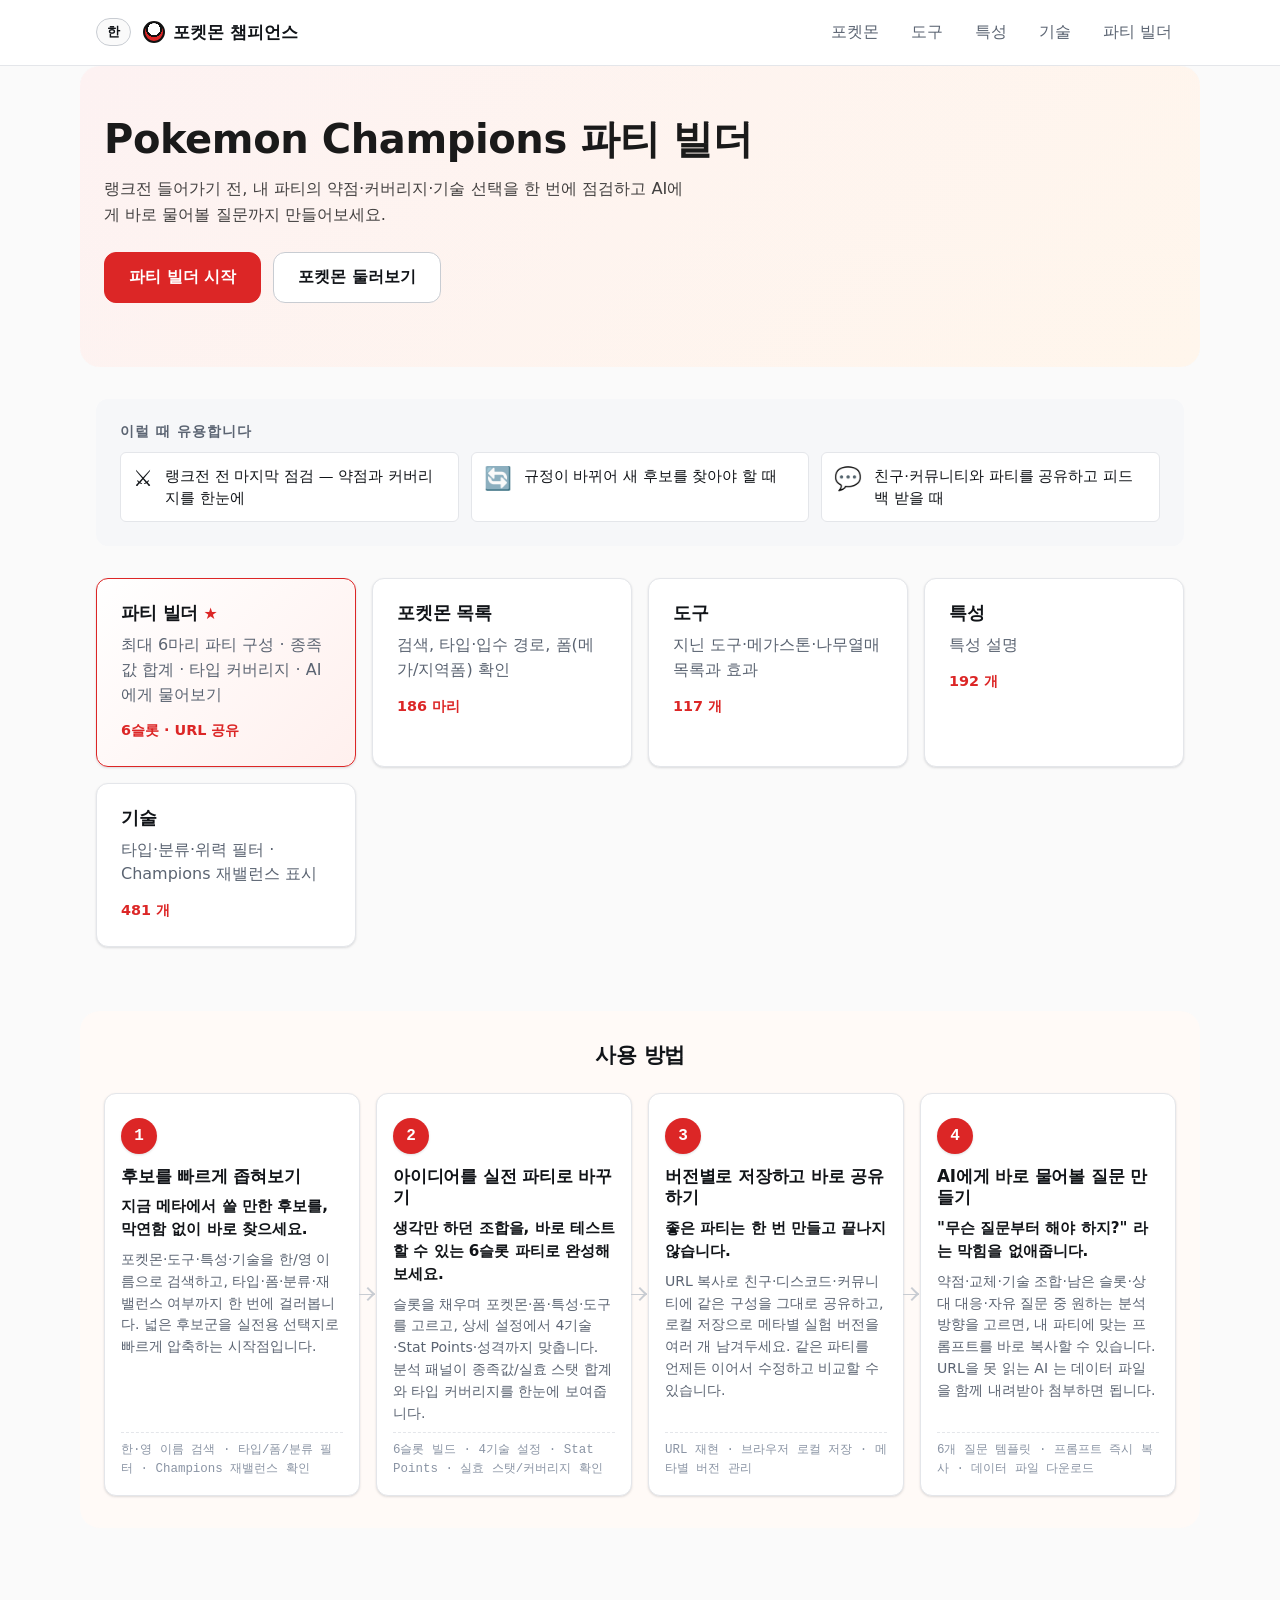
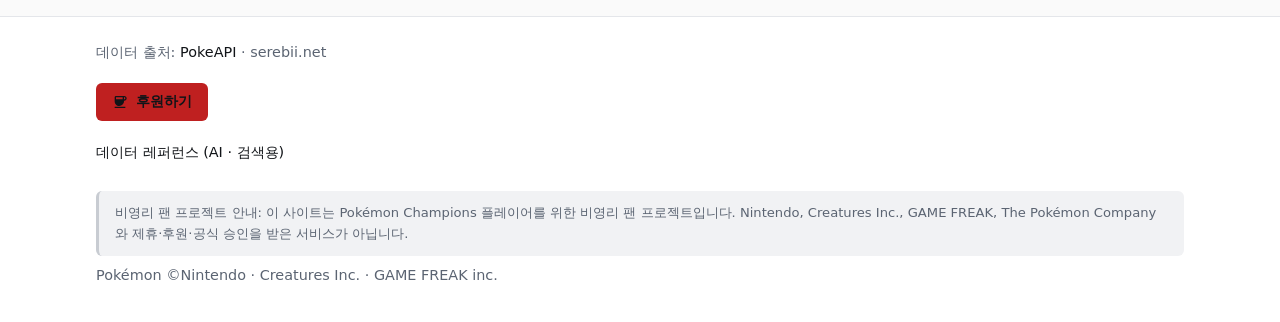
<file: web/index.html>
<!doctype html>
<html lang="ko">
<head>
  <meta charset="utf-8" />
  <meta name="viewport" content="width=device-width, initial-scale=1, viewport-fit=cover" />
  <meta name="color-scheme" content="light dark" />
  <title data-i18n="page.title.index">포켓몬 챔피언스 파티 빌더</title>
  <meta name="description" content="Pokemon Champions 파티 빌더. 186종 포켓몬·도구·특성·기술을 검색하고 6마리 파티를 구성해 AI 약점 분석까지 바로 진행하세요." />
  <meta property="og:title" content="포켓몬 챔피언스 파티 빌더" />
  <meta property="og:description" content="Pokemon Champions 파티 빌더. 186종 포켓몬·도구·특성·기술을 검색하고 6마리 파티를 구성해 AI 약점 분석까지 바로 진행하세요." />
  <meta property="og:type" content="website" />
  <link rel="icon" href="data:image/svg+xml,%3Csvg xmlns='http://www.w3.org/2000/svg' viewBox='0 0 64 64'%3E%3Ccircle cx='32' cy='32' r='28' fill='%23ef4444' stroke='%23111' stroke-width='4'/%3E%3Crect x='4' y='30' width='56' height='4' fill='%23111'/%3E%3Ccircle cx='32' cy='32' r='8' fill='%23fff' stroke='%23111' stroke-width='4'/%3E%3C/svg%3E" />
  <link rel="stylesheet" href="./assets/style.css" />
</head>
<body>
  <a class="skip-link" href="#main" data-i18n="skip">본문으로 건너뛰기</a>

  <header class="site-header">
    <div class="container site-header__inner">
      <div class="brand-area">
        <button class="lang-toggle" id="lang-toggle" type="button" aria-label="언어 전환">
          <span class="lang-toggle__opt" data-lang="ko">한</span>
          <span class="lang-toggle__opt" data-lang="en">EN</span>
        </button>
        <a class="brand" href="./index.html" data-i18n-aria="brand">
          <span class="brand__mark" aria-hidden="true"></span>
          <span class="brand__name" data-i18n="brand">포켓몬 챔피언스</span>
        </a>
      </div>
      <nav class="primary-nav" data-i18n-aria="nav.pokemon">
        <a href="./pokemon.html" data-i18n="nav.pokemon">포켓몬</a>
        <a href="./items.html" data-i18n="nav.items">도구</a>
        <a href="./abilities.html" data-i18n="nav.abilities">특성</a>
        <a href="./moves.html" data-i18n="nav.moves">기술</a>
        <a href="./party.html" data-i18n="nav.party">파티 빌더</a>
      </nav>
    </div>
  </header>

  <main id="main" class="container">
    <section class="hero">
      <h1 class="hero__title" data-i18n="index.title">Pokemon Champions 파티 빌더</h1>
      <p class="hero__lead" data-i18n="index.lead">
        랭크전 들어가기 전, 내 파티의 약점·커버리지·기술 선택을 한 번에 점검하고 AI에게 바로 물어볼 질문까지 만들어보세요.
      </p>
      <div class="hero__actions">
        <a class="button button--primary" href="./party.html" data-i18n="index.startParty">파티 빌더 시작</a>
        <a class="button" href="./pokemon.html" data-i18n="index.browsePokemon">포켓몬 둘러보기</a>
      </div>
    </section>

    <section class="when-to-use" aria-labelledby="when-to-use-heading">
      <h2 class="when-to-use__title" id="when-to-use-heading" data-i18n="index.when.title">이럴 때 유용합니다</h2>
      <ul class="when-to-use__list">
        <li class="when-to-use__item">
          <span class="when-to-use__icon" aria-hidden="true">⚔️</span>
          <span data-i18n="index.when.rank">랭크전 전 마지막 점검 — 약점과 커버리지를 한눈에</span>
        </li>
        <li class="when-to-use__item">
          <span class="when-to-use__icon" aria-hidden="true">🔄</span>
          <span data-i18n="index.when.meta">규정이 바뀌어 새 후보를 찾아야 할 때</span>
        </li>
        <li class="when-to-use__item">
          <span class="when-to-use__icon" aria-hidden="true">💬</span>
          <span data-i18n="index.when.share">친구·커뮤니티와 파티를 공유하고 피드백 받을 때</span>
        </li>
      </ul>
    </section>

    <section class="card-grid" aria-labelledby="nav-heading">
      <h2 id="nav-heading" class="sr-only" data-i18n="index.sections">섹션</h2>

      <a class="card card--highlight" href="./party.html">
        <h3 class="card__title" data-i18n="index.card.party.title">파티 빌더</h3>
        <p class="card__desc" data-i18n="index.card.party.desc">최대 6마리 파티 구성 · 종족값 합계 · 타입 커버리지</p>
        <p class="card__meta" data-i18n="index.card.party.meta">6슬롯 · URL 공유</p>
      </a>

      <a class="card" href="./pokemon.html">
        <h3 class="card__title" data-i18n="index.card.pokemon.title">포켓몬 목록</h3>
        <p class="card__desc" data-i18n="index.card.pokemon.desc">검색, 타입·입수 경로, 폼(메가/지역폼) 확인</p>
        <p class="card__meta" data-stat="pokemon-count">— 마리</p>
      </a>

      <a class="card" href="./items.html">
        <h3 class="card__title" data-i18n="index.card.items.title">도구</h3>
        <p class="card__desc" data-i18n="index.card.items.desc">지닌 도구·메가스톤·나무열매 목록과 효과</p>
        <p class="card__meta" data-stat="item-count">— 개</p>
      </a>

      <a class="card" href="./abilities.html">
        <h3 class="card__title" data-i18n="index.card.abilities.title">특성</h3>
        <p class="card__desc" data-i18n="index.card.abilities.desc">특성 설명</p>
        <p class="card__meta" data-stat="ability-count">— 개</p>
      </a>

      <a class="card" href="./moves.html">
        <h3 class="card__title" data-i18n="index.card.moves.title">기술</h3>
        <p class="card__desc" data-i18n="index.card.moves.desc">타입·분류·위력 필터 · Champions 재밸런스 표시</p>
        <p class="card__meta" data-stat="move-count">— 개</p>
      </a>
    </section>

    <section class="how-to" aria-labelledby="how-to-heading">
      <h2 id="how-to-heading" class="how-to__title" data-i18n="index.howTo.title">사용 방법</h2>

      <ol class="how-to__list">
        <li class="how-to__step">
          <span class="how-to__step-badge" aria-hidden="true">1</span>
          <h3 class="how-to__step-title" data-i18n="index.howTo.step1.title">후보를 빠르게 좁혀보기</h3>
          <p class="how-to__step-benefit" data-i18n="index.howTo.step1.benefit">지금 메타에서 쓸 만한 후보를, 막연함 없이 바로 찾으세요.</p>
          <p class="how-to__step-body" data-i18n="index.howTo.step1.body">포켓몬·도구·특성·기술을 한/영 이름으로 검색하고, 타입·폼·분류·재밸런스 여부까지 한 번에 걸러봅니다. 넓은 후보군을 실전용 선택지로 빠르게 압축하는 시작점입니다.</p>
          <p class="how-to__step-meta" data-i18n="index.howTo.step1.meta">한·영 이름 검색 · 타입/폼/분류 필터 · Champions 재밸런스 확인</p>
        </li>
        <li class="how-to__step">
          <span class="how-to__step-badge" aria-hidden="true">2</span>
          <h3 class="how-to__step-title" data-i18n="index.howTo.step2.title">아이디어를 실전 파티로 바꾸기</h3>
          <p class="how-to__step-benefit" data-i18n="index.howTo.step2.benefit">생각만 하던 조합을, 바로 테스트할 수 있는 6슬롯 파티로 완성해보세요.</p>
          <p class="how-to__step-body" data-i18n="index.howTo.step2.body">슬롯을 채우며 포켓몬·폼·특성·도구를 고르고, 상세 설정에서 4기술·Stat Points·성격까지 맞춥니다. 분석 패널이 종족값/실효 스탯 합계와 타입 커버리지를 한눈에 보여줍니다.</p>
          <p class="how-to__step-meta" data-i18n="index.howTo.step2.meta">6슬롯 빌드 · 4기술 설정 · Stat Points · 실효 스탯/커버리지 확인</p>
        </li>
        <li class="how-to__step">
          <span class="how-to__step-badge" aria-hidden="true">3</span>
          <h3 class="how-to__step-title" data-i18n="index.howTo.step3.title">버전별로 저장하고 바로 공유하기</h3>
          <p class="how-to__step-benefit" data-i18n="index.howTo.step3.benefit">좋은 파티는 한 번 만들고 끝나지 않습니다.</p>
          <p class="how-to__step-body" data-i18n="index.howTo.step3.body">URL 복사로 친구·디스코드·커뮤니티에 같은 구성을 그대로 공유하고, 로컬 저장으로 메타별 실험 버전을 여러 개 남겨두세요. 같은 파티를 언제든 이어서 수정하고 비교할 수 있습니다.</p>
          <p class="how-to__step-meta" data-i18n="index.howTo.step3.meta">URL 재현 · 브라우저 로컬 저장 · 메타별 버전 관리</p>
        </li>
        <li class="how-to__step">
          <span class="how-to__step-badge" aria-hidden="true">4</span>
          <h3 class="how-to__step-title" data-i18n="index.howTo.step4.title">AI에게 바로 물어볼 질문 만들기</h3>
          <p class="how-to__step-benefit" data-i18n="index.howTo.step4.benefit">"무슨 질문부터 해야 하지?" 라는 막힘을 없애줍니다.</p>
          <p class="how-to__step-body" data-i18n="index.howTo.step4.body">약점·교체·기술 조합·남은 슬롯·상대 대응·자유 질문 중 원하는 분석 방향을 고르면, 내 파티에 맞는 프롬프트를 바로 복사할 수 있습니다. URL을 못 읽는 AI 는 데이터 파일을 함께 내려받아 첨부하면 됩니다.</p>
          <p class="how-to__step-meta" data-i18n="index.howTo.step4.meta">6개 질문 템플릿 · 프롬프트 즉시 복사 · 데이터 파일 다운로드</p>
        </li>
      </ol>
    </section>
  </main>

  <footer class="site-footer">
    <div class="container site-footer__inner">
      <p>
        <span data-i18n="footer.source">데이터 출처:</span>
        <a href="https://pokeapi.co/" rel="noopener external">PokeAPI</a> ·
        serebii.net
      </p>
      <p>
        <a class="btn-sponsor" href="https://ko-fi.com/jyanny14" rel="noopener external" data-i18n-title="footer.sponsorHint" title="프로젝트 운영에 대한 작은 감사 · 수익 목적 아님 · 비영리 팬 프로젝트">
          <svg viewBox="0 0 24 24" width="16" height="16" fill="currentColor" aria-hidden="true"><path d="M18.5 3H6c-1.1 0-2 .9-2 2v5.71c0 3.83 2.95 7.18 6.78 7.29 3.96.12 7.22-3.06 7.22-7v-1h.5c1.93 0 3.5-1.57 3.5-3.5S20.43 3 18.5 3zM16 5v3H6V5h10zm2.5 3H18V5h.5c.83 0 1.5.67 1.5 1.5S19.33 8 18.5 8zM4 19h16v2H4z"/></svg>
          <span data-i18n="footer.sponsor">후원하기</span>
        </a>
      </p>
      <p>
        <a href="./reference/index.html" data-i18n="footer.reference">데이터 레퍼런스 (AI · 검색용)</a>
      </p>
      <p class="site-footer__disclosure" data-i18n="footer.disclosure">
        <strong>비영리 팬 프로젝트 안내:</strong> 이 사이트는 Pokémon Champions 플레이어를 위한 비영리 팬 프로젝트입니다. Nintendo, Creatures Inc., GAME FREAK, The Pokémon Company 와 제휴·후원·공식 승인을 받은 서비스가 아닙니다.
      </p>
      <p class="muted" data-i18n="footer.copyright">
        Pokémon ©Nintendo · Creatures Inc. · GAME FREAK inc.
      </p>
    </div>
  </footer>

  <script type="module" src="./assets/app.js"></script>
</body>
</html>
</file>
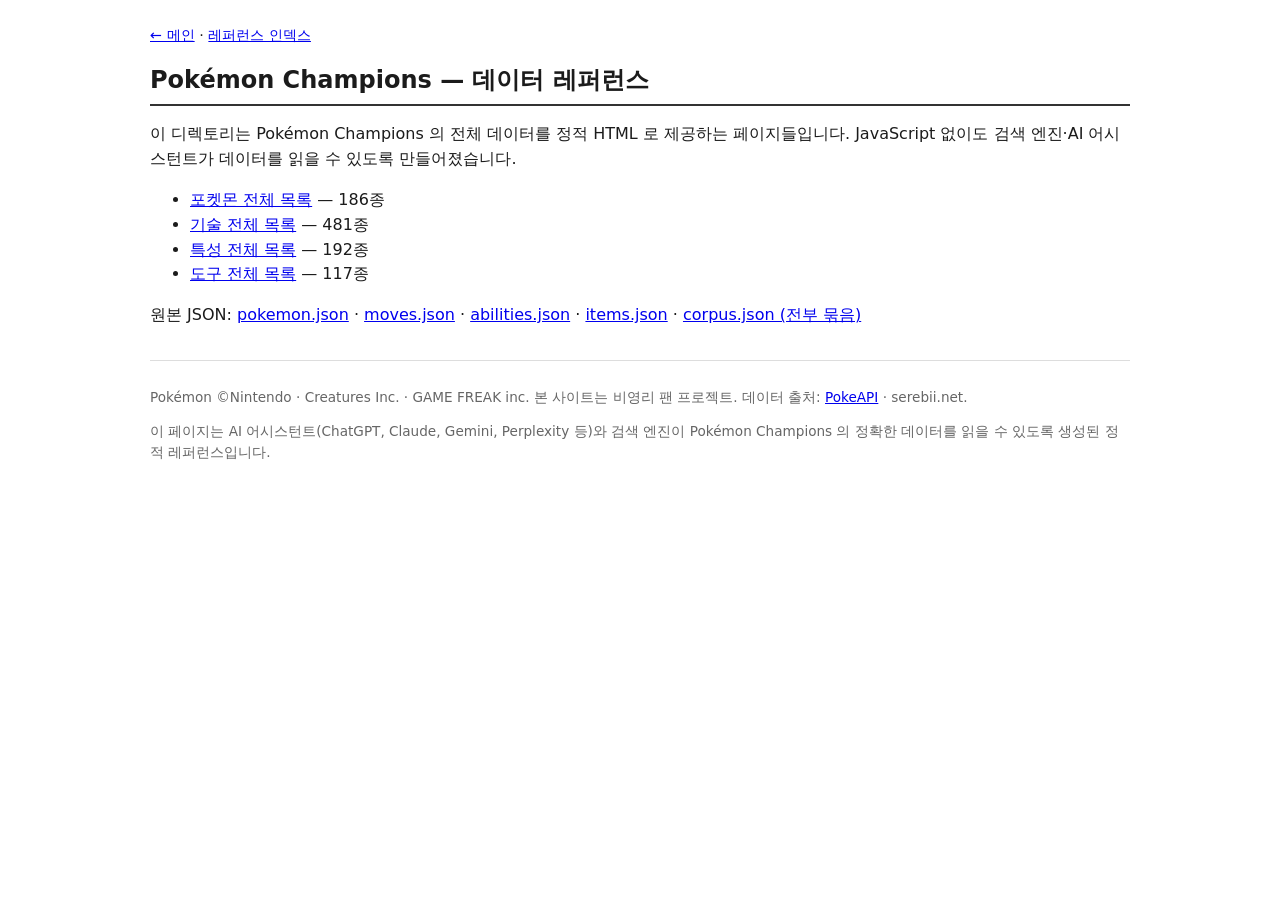
<file: web/reference/index.html>
<!doctype html>
<html lang="ko">
<head>
<meta charset="utf-8" />
<meta name="viewport" content="width=device-width, initial-scale=1" />
<title>데이터 레퍼런스 인덱스 · Pokémon Champions</title>
<meta name="description" content="Pokémon Champions 의 포켓몬·기술·특성·도구 전체 목록을 정적 HTML 로 제공하는 레퍼런스 페이지 인덱스." />
<meta name="robots" content="index, follow" />
<link rel="canonical" href="" />
<style>
  body { font-family: system-ui, -apple-system, sans-serif; max-width: 980px; margin: 1.5rem auto; padding: 0 1rem; color: #1b1b1b; line-height: 1.55; }
  h1 { font-size: 1.5rem; border-bottom: 2px solid #333; padding-bottom: .3rem; }
  h2 { font-size: 1.05rem; margin-top: 1.2rem; padding: .3rem 0; border-bottom: 1px solid #ccc; }
  h2 .slug { font-family: ui-monospace, SFMono-Regular, Menlo, monospace; color: #888; font-size: .85rem; font-weight: normal; }
  nav.top { font-size: .9rem; margin-bottom: 1rem; }
  .meta { color: #555; font-size: .9rem; }
  dl.kv { display: grid; grid-template-columns: 9rem 1fr; gap: .15rem .75rem; margin: .3rem 0; font-size: .95rem; }
  dl.kv dt { color: #666; font-weight: 600; }
  table.forms, table.moves { width: 100%; border-collapse: collapse; font-size: .9rem; margin: .3rem 0; }
  table.forms th, table.forms td, table.moves th, table.moves td { padding: 3px 7px; border: 1px solid #ddd; text-align: left; }
  table.forms th, table.moves th { background: #f5f5f5; }
  ul.moves-compact { columns: 3; font-family: ui-monospace, monospace; font-size: .85rem; padding-left: 1.2rem; }
  ul.moves-compact li { break-inside: avoid; }
  details { margin: .3rem 0; }
  details > summary { cursor: pointer; color: #0066cc; }
  footer { margin: 2rem 0 1rem; color: #666; font-size: .85rem; border-top: 1px solid #ddd; padding-top: .75rem; }
  @media (prefers-color-scheme: dark) {
    body { background: #1a1a1a; color: #e8e8e8; }
    h1 { border-bottom-color: #888; }
    h2 { border-bottom-color: #555; }
    table.forms th, table.moves th { background: #2a2a2a; }
    table.forms th, table.forms td, table.moves th, table.moves td { border-color: #444; }
    details > summary { color: #7bb8ff; }
    dl.kv dt { color: #aaa; }
    nav.top a, footer a { color: #7bb8ff; }
  }
</style>
</head>
<body>
<nav class="top">
  <a href="../index.html">← 메인</a> ·
  <a href="./index.html">레퍼런스 인덱스</a>
</nav>
<h1>Pokémon Champions — 데이터 레퍼런스</h1>
<p>이 디렉토리는 Pokémon Champions 의 전체 데이터를 정적 HTML 로 제공하는 페이지들입니다. JavaScript 없이도 검색 엔진·AI 어시스턴트가 데이터를 읽을 수 있도록 만들어졌습니다.</p>
<ul>
<li><a href="./pokemon.html">포켓몬 전체 목록</a> — 186종</li>
<li><a href="./moves.html">기술 전체 목록</a> — 481종</li>
<li><a href="./abilities.html">특성 전체 목록</a> — 192종</li>
<li><a href="./items.html">도구 전체 목록</a> — 117종</li>
</ul>
<p>원본 JSON: <a href="../data/pokemon.json">pokemon.json</a> · <a href="../data/moves.json">moves.json</a> · <a href="../data/abilities.json">abilities.json</a> · <a href="../data/items.json">items.json</a> · <a href="../data/corpus.json">corpus.json (전부 묶음)</a></p>
<footer>
  <p>Pokémon ©Nintendo · Creatures Inc. · GAME FREAK inc. 본 사이트는 비영리 팬 프로젝트. 데이터 출처: <a href="https://pokeapi.co/">PokeAPI</a> · serebii.net.</p>
  <p>이 페이지는 AI 어시스턴트(ChatGPT, Claude, Gemini, Perplexity 등)와 검색 엔진이 Pokémon Champions 의 정확한 데이터를 읽을 수 있도록 생성된 정적 레퍼런스입니다.</p>
</footer>
</body>
</html>
</file>
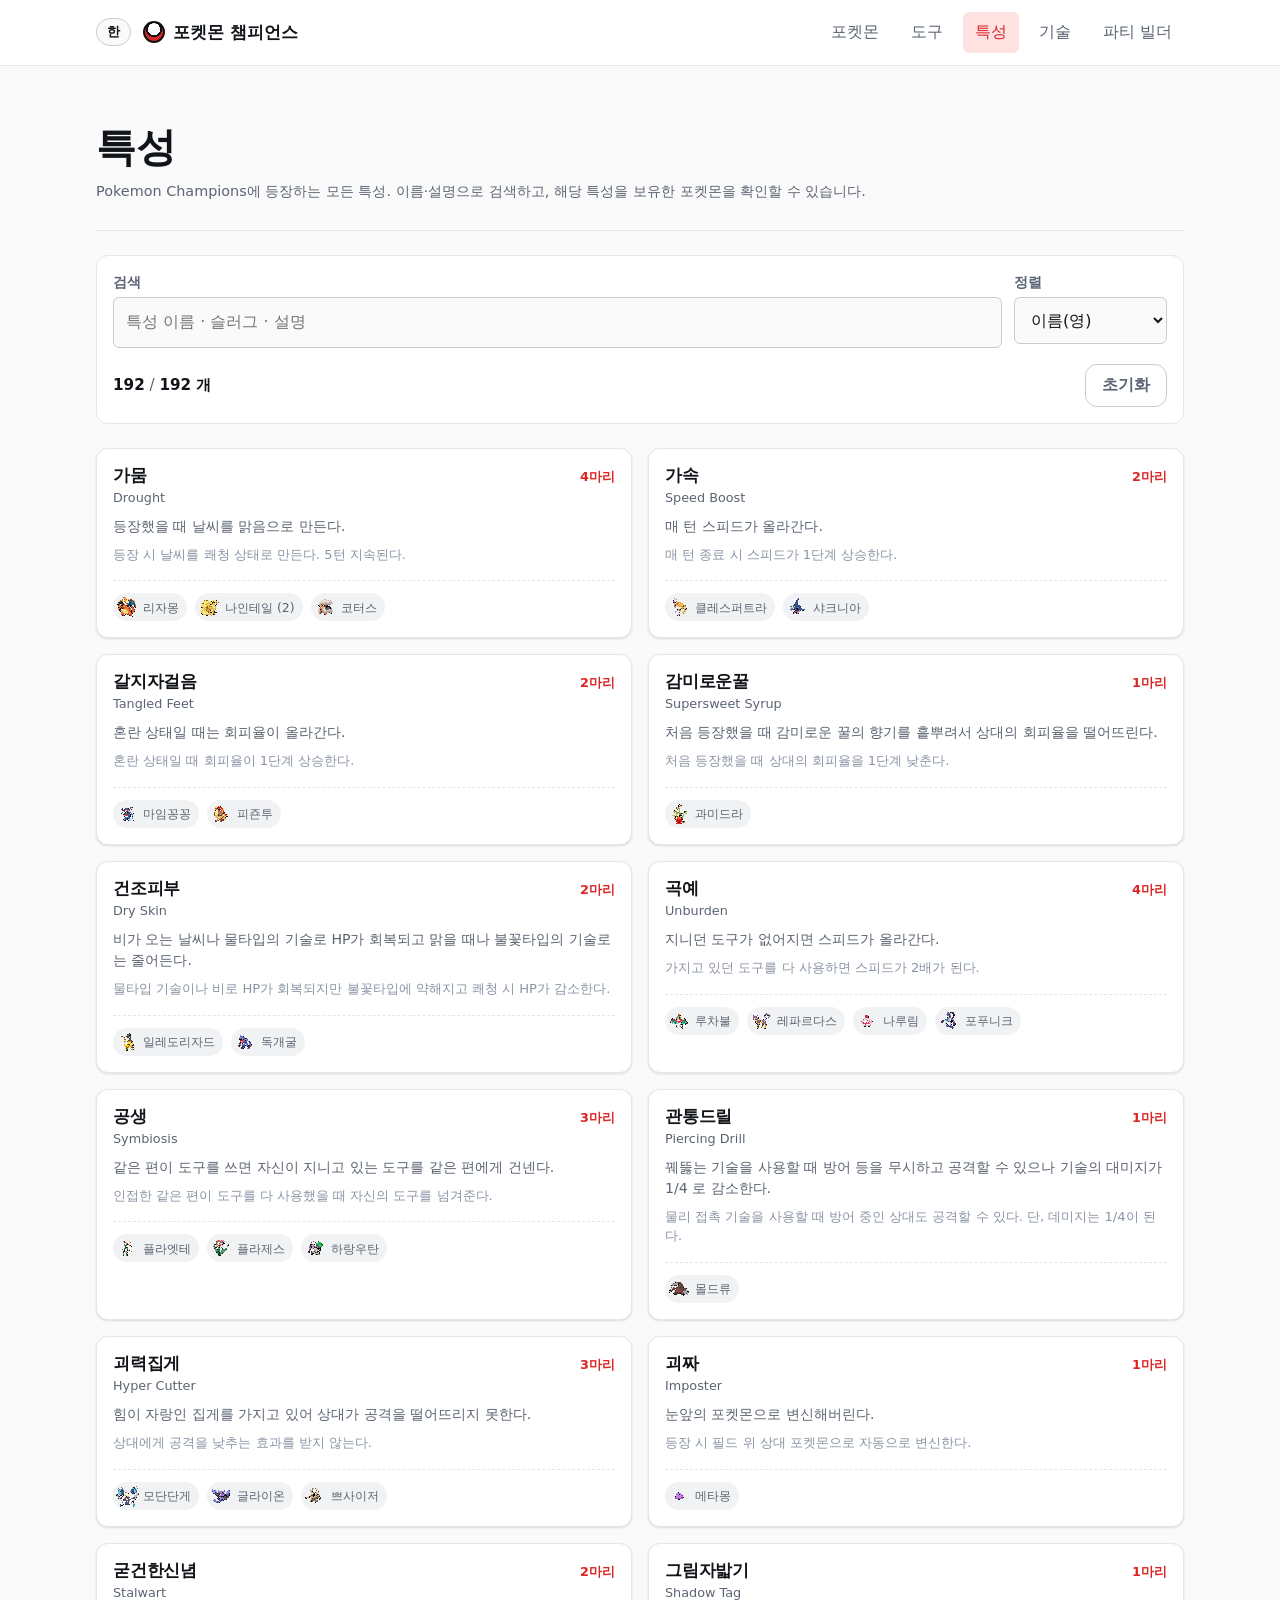
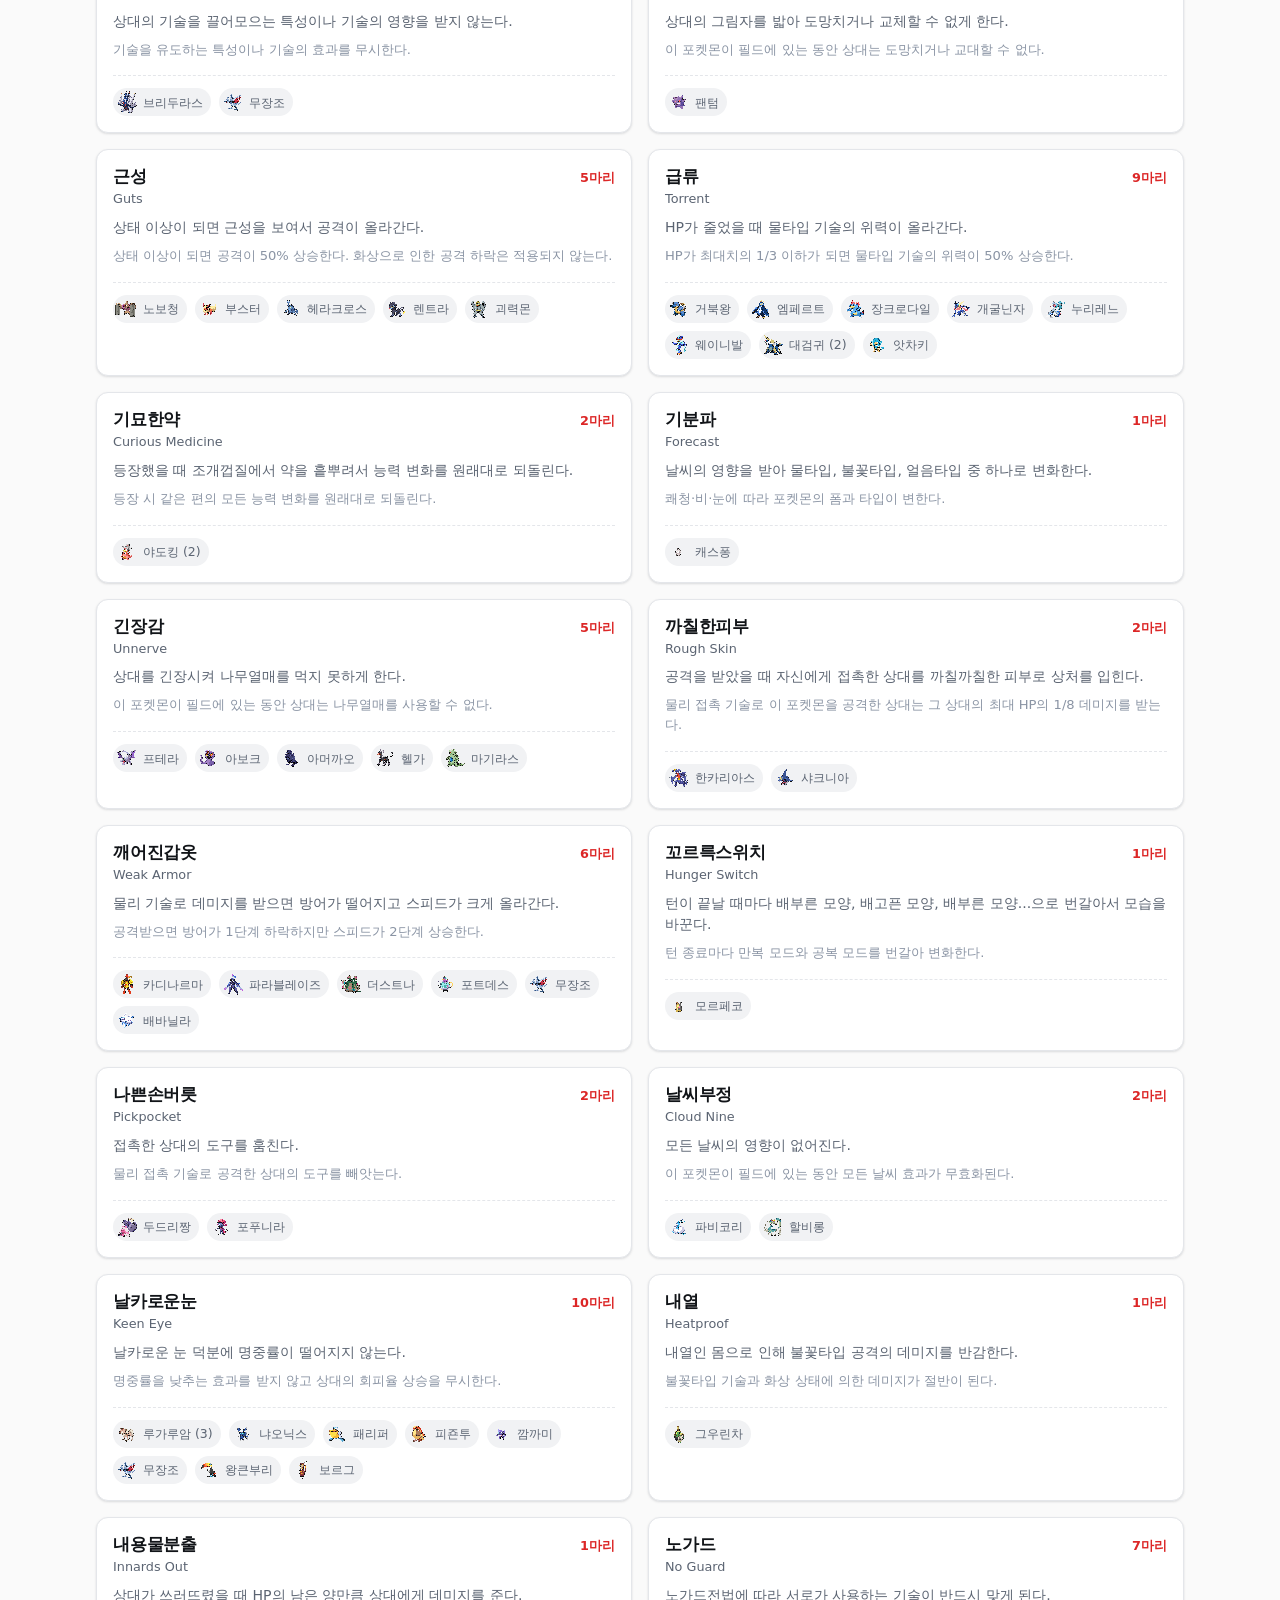
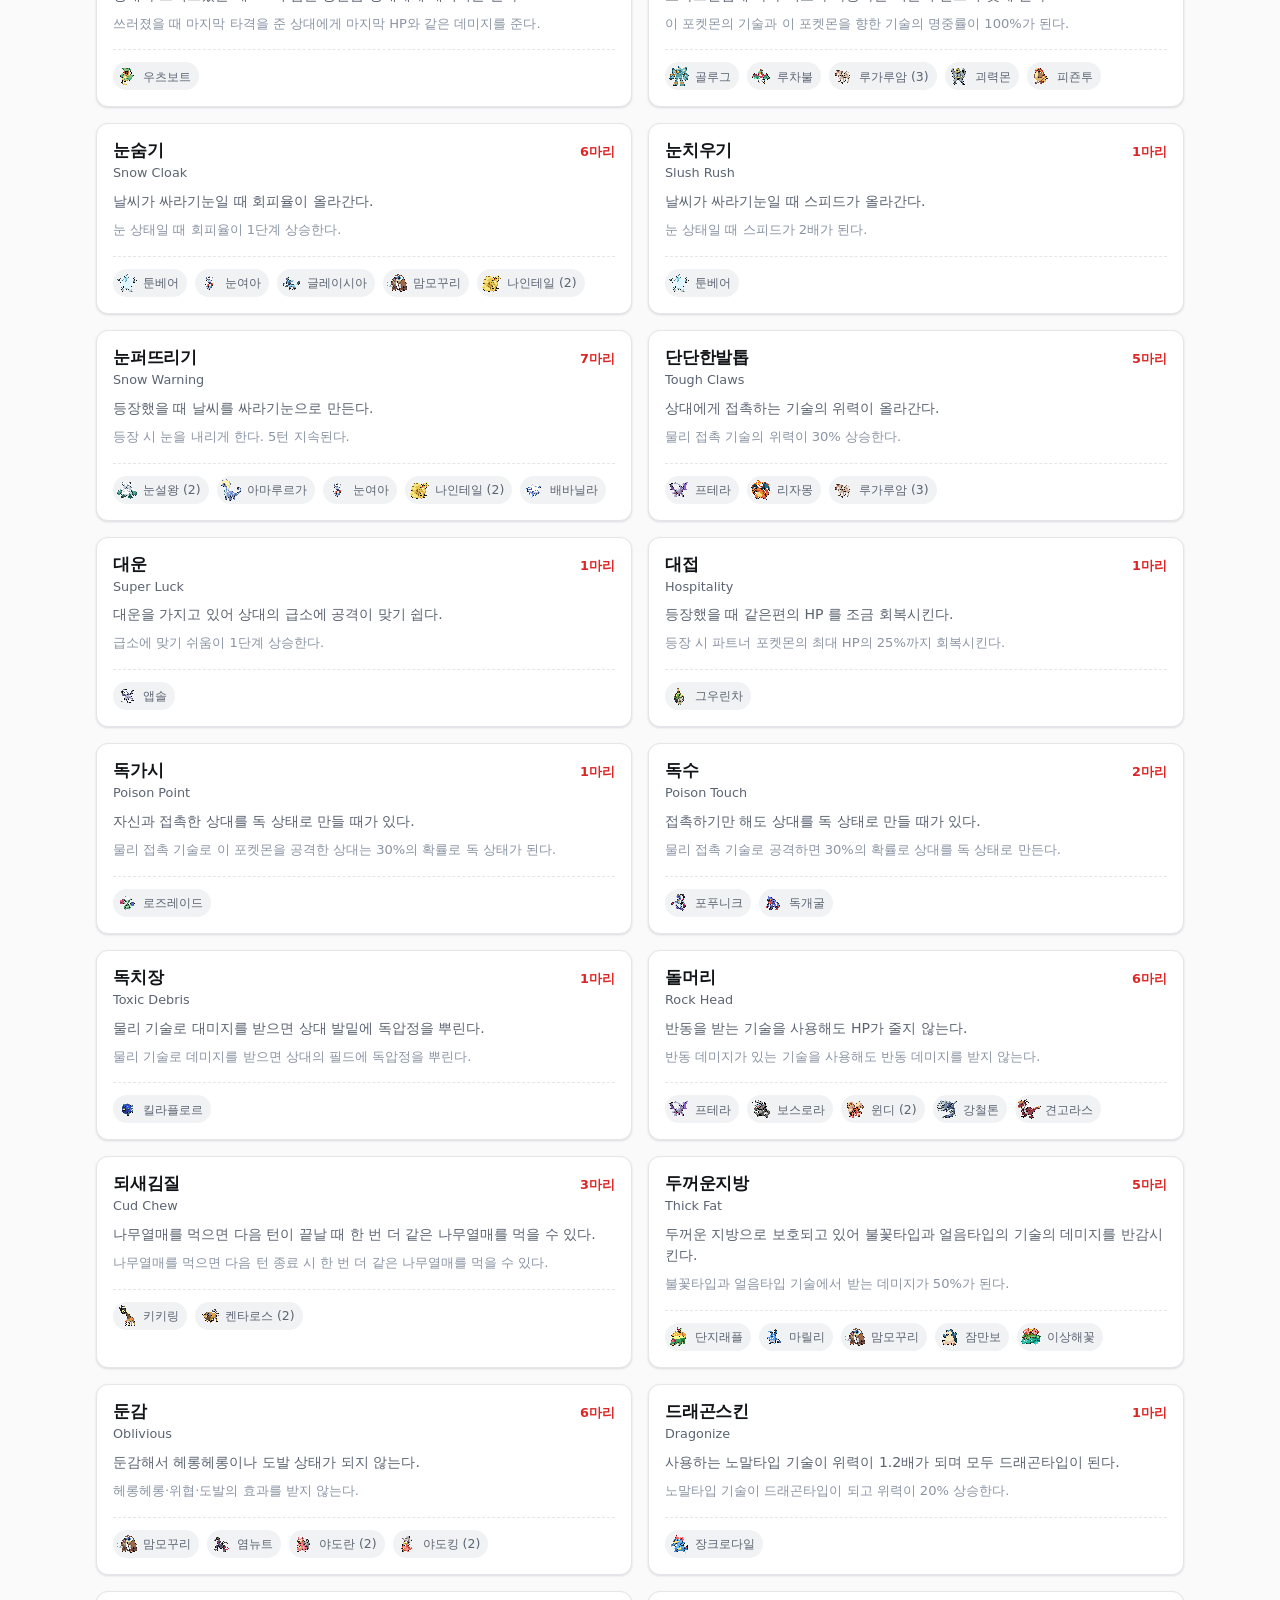
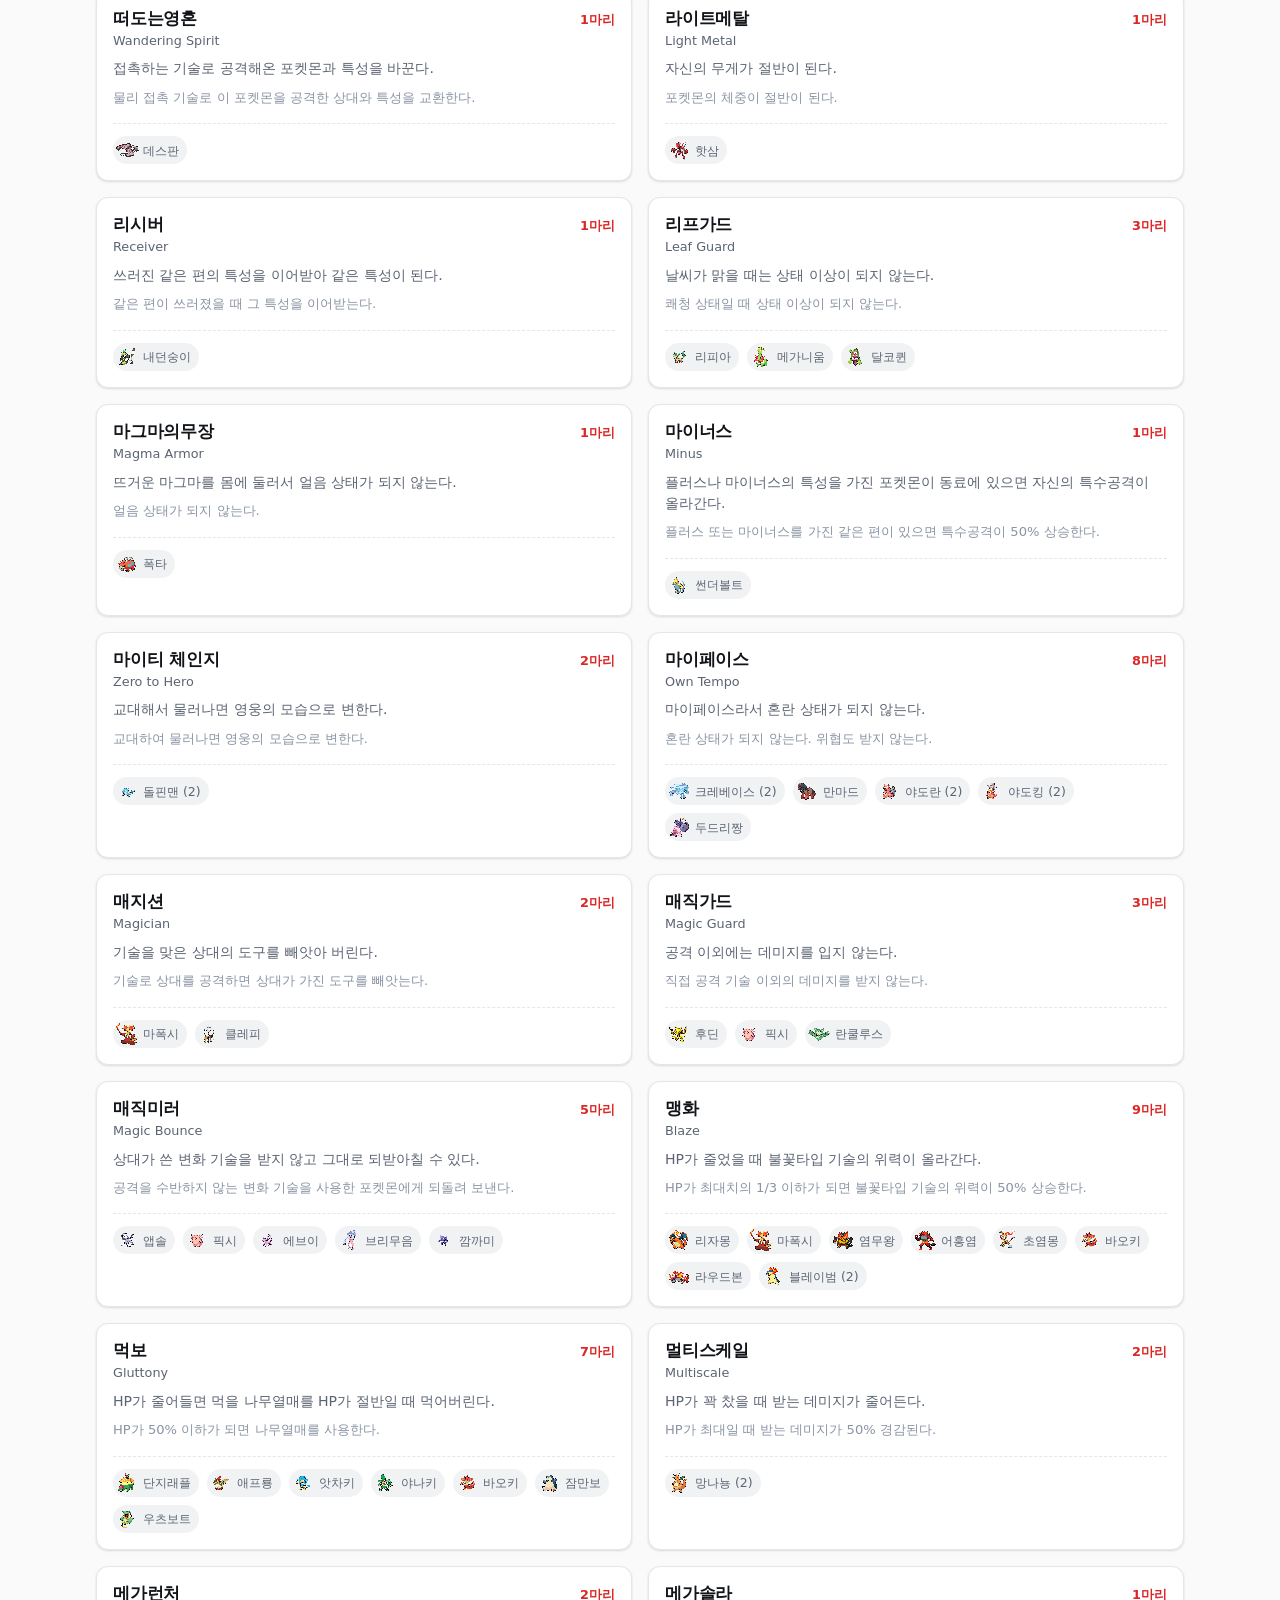
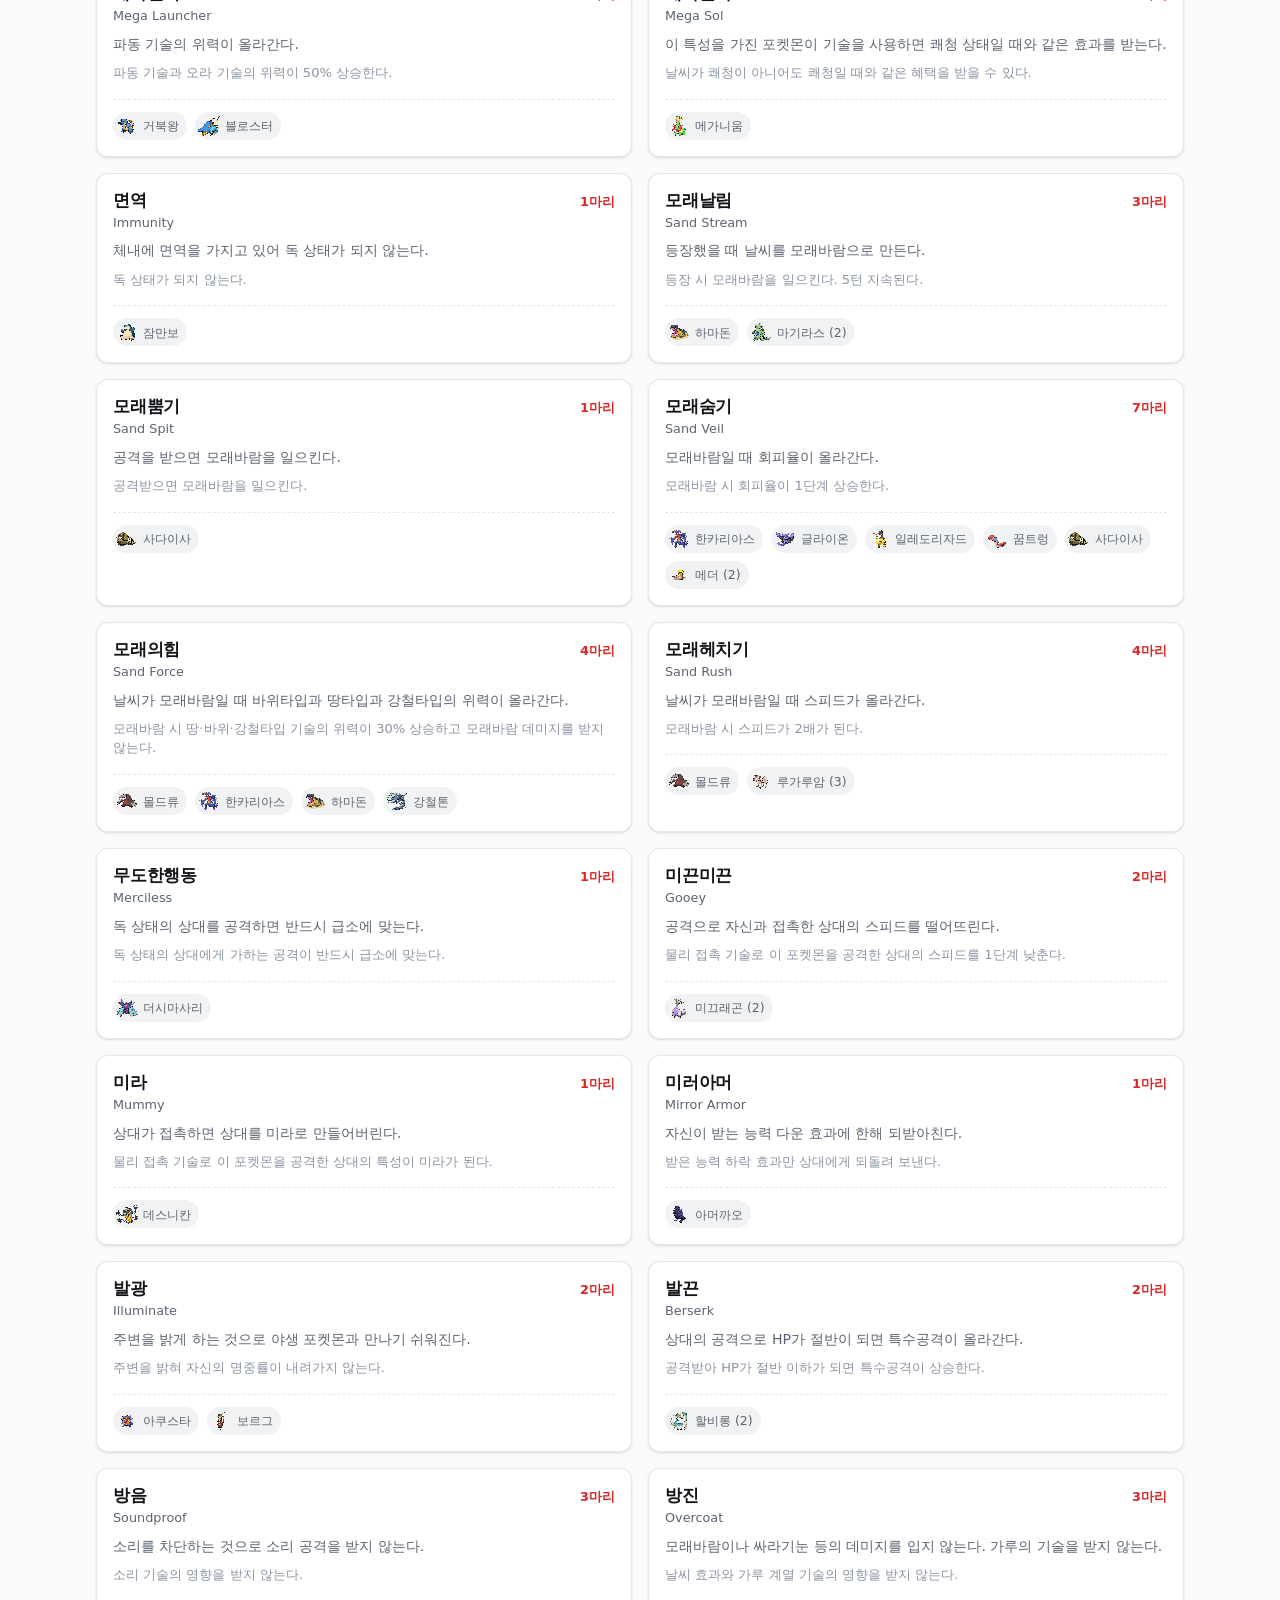
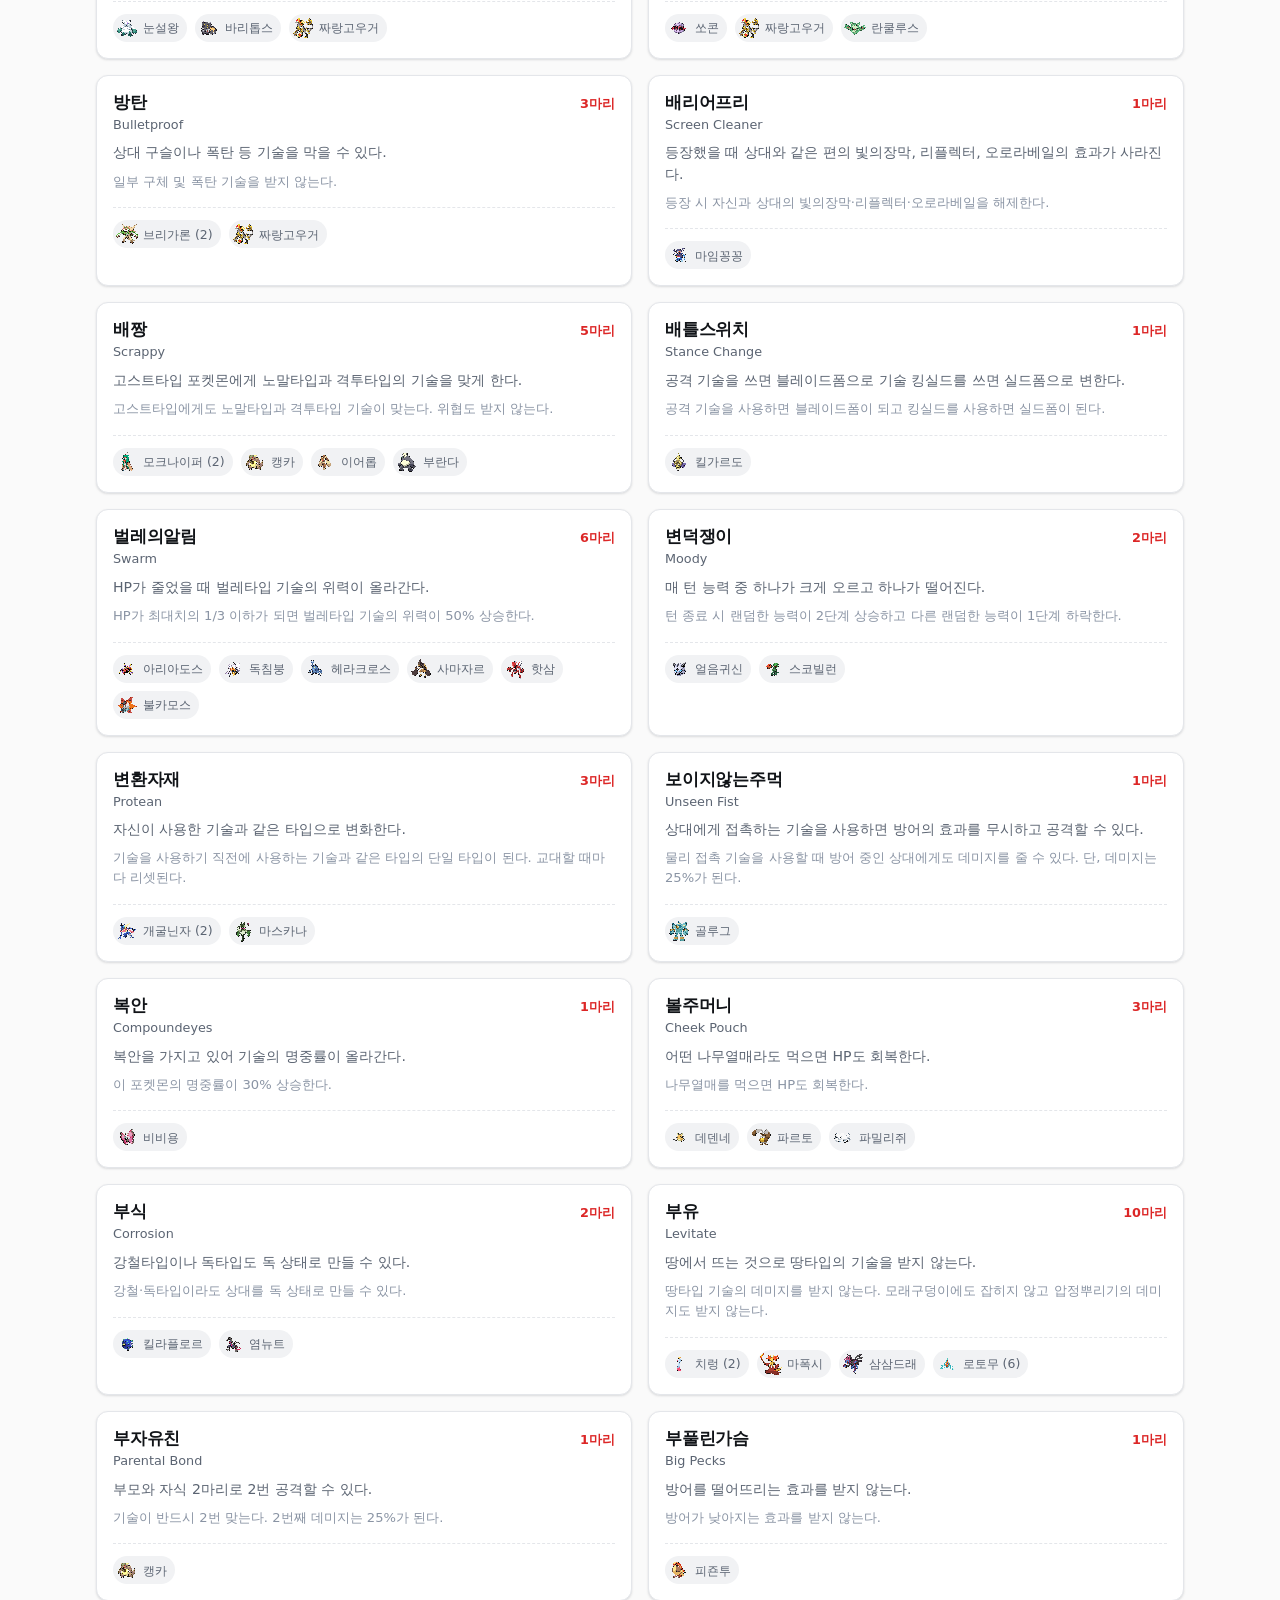
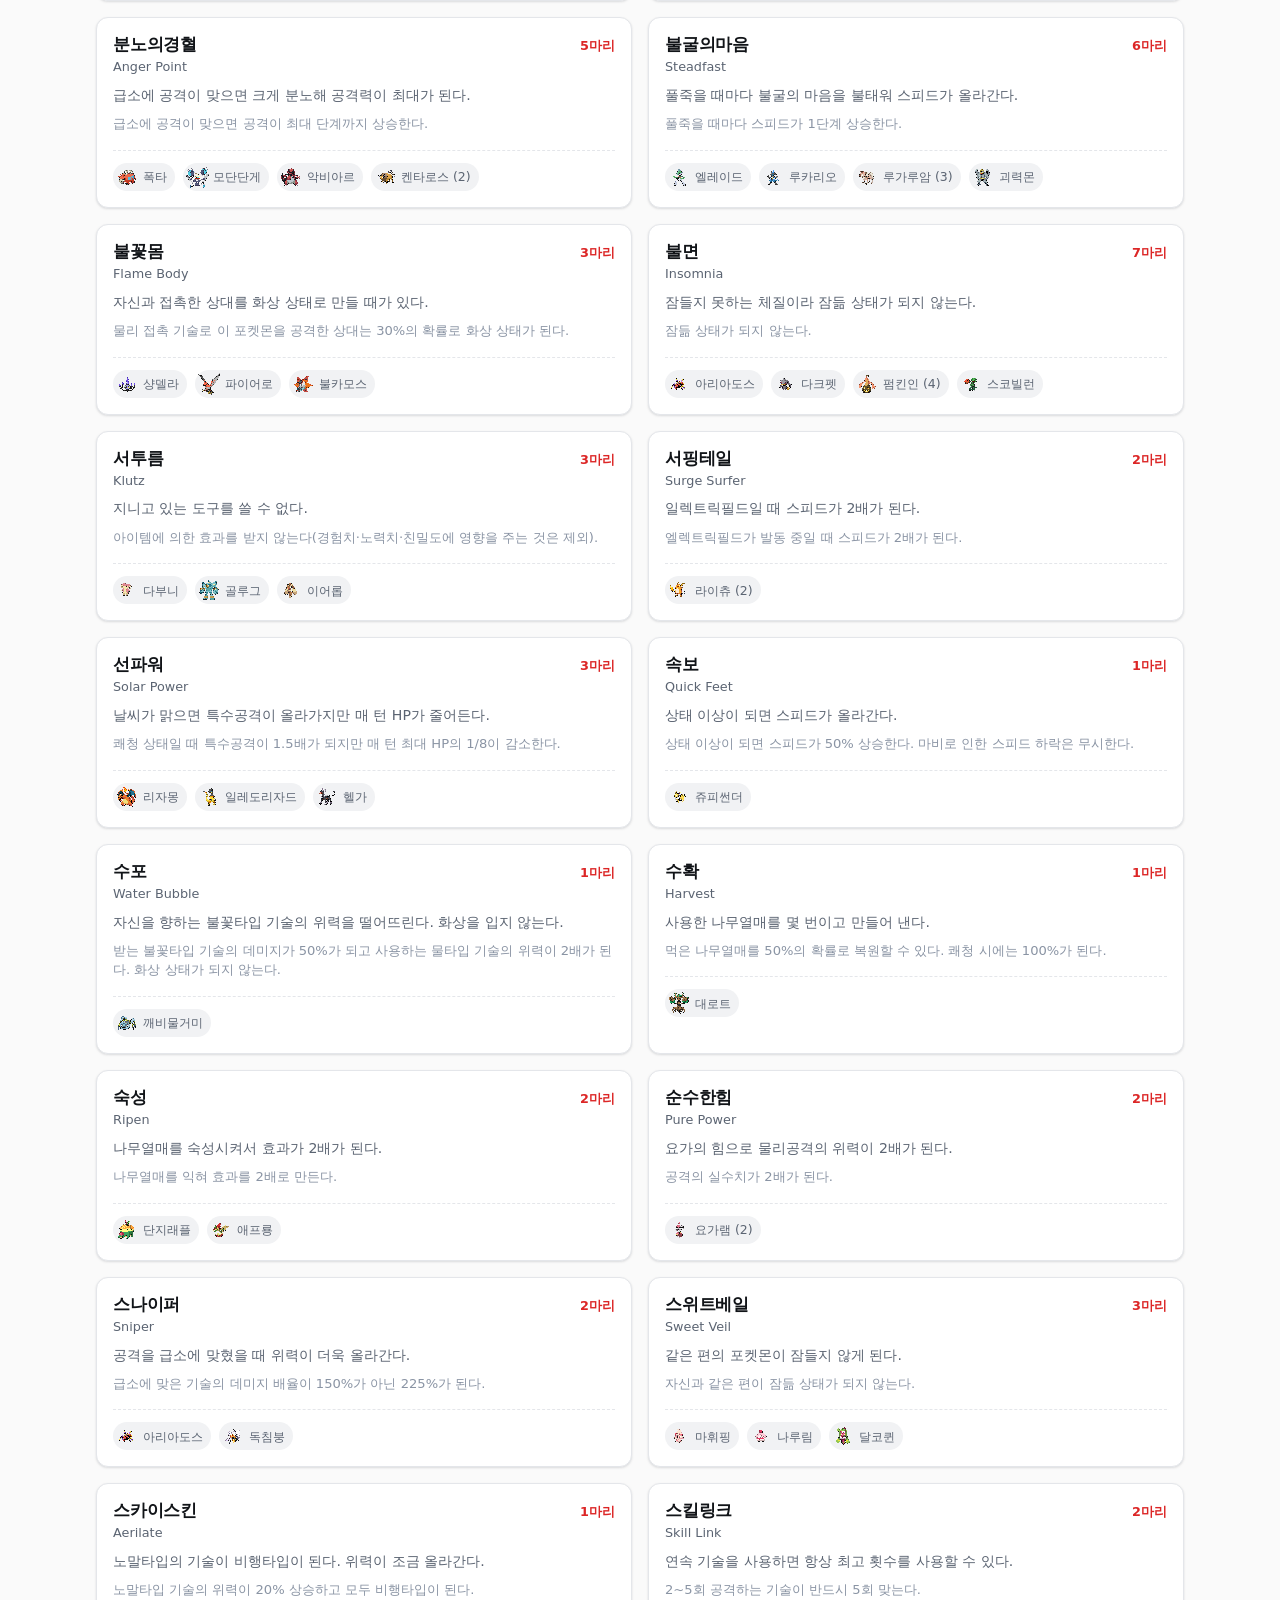
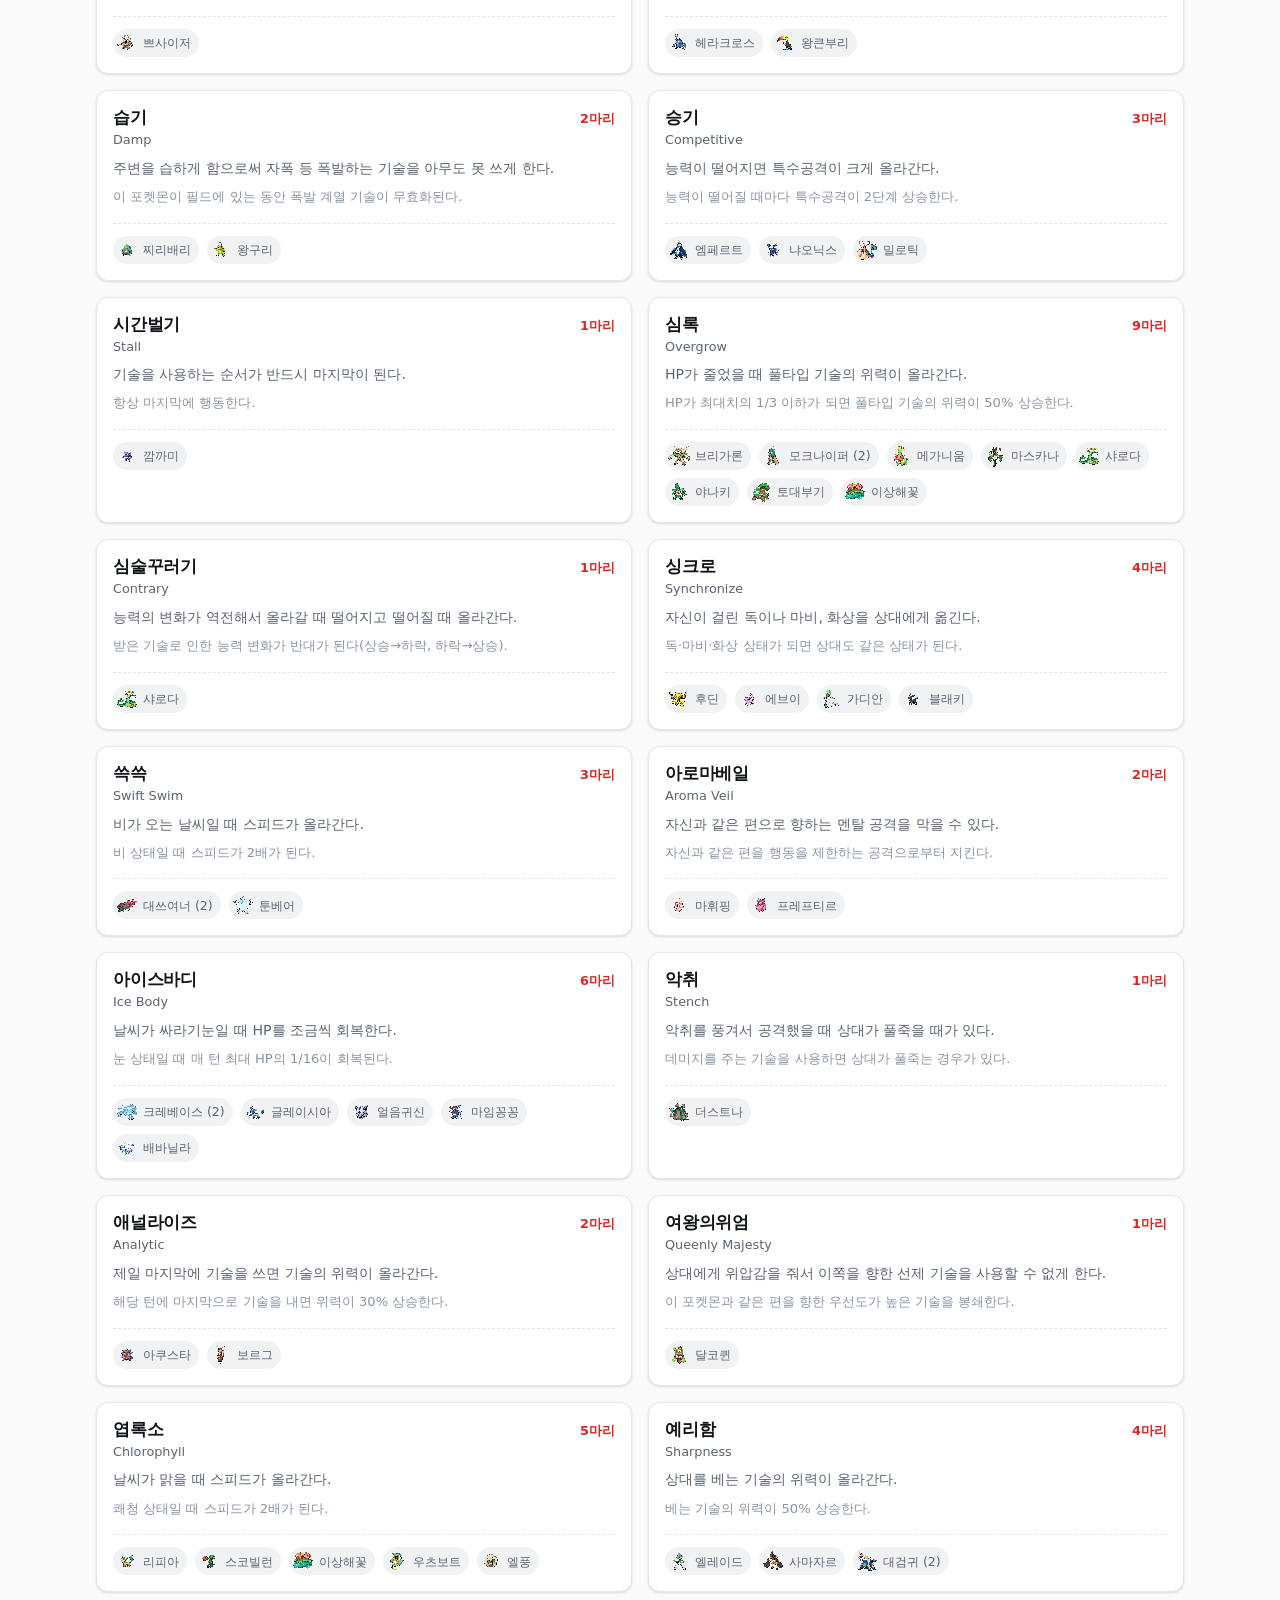
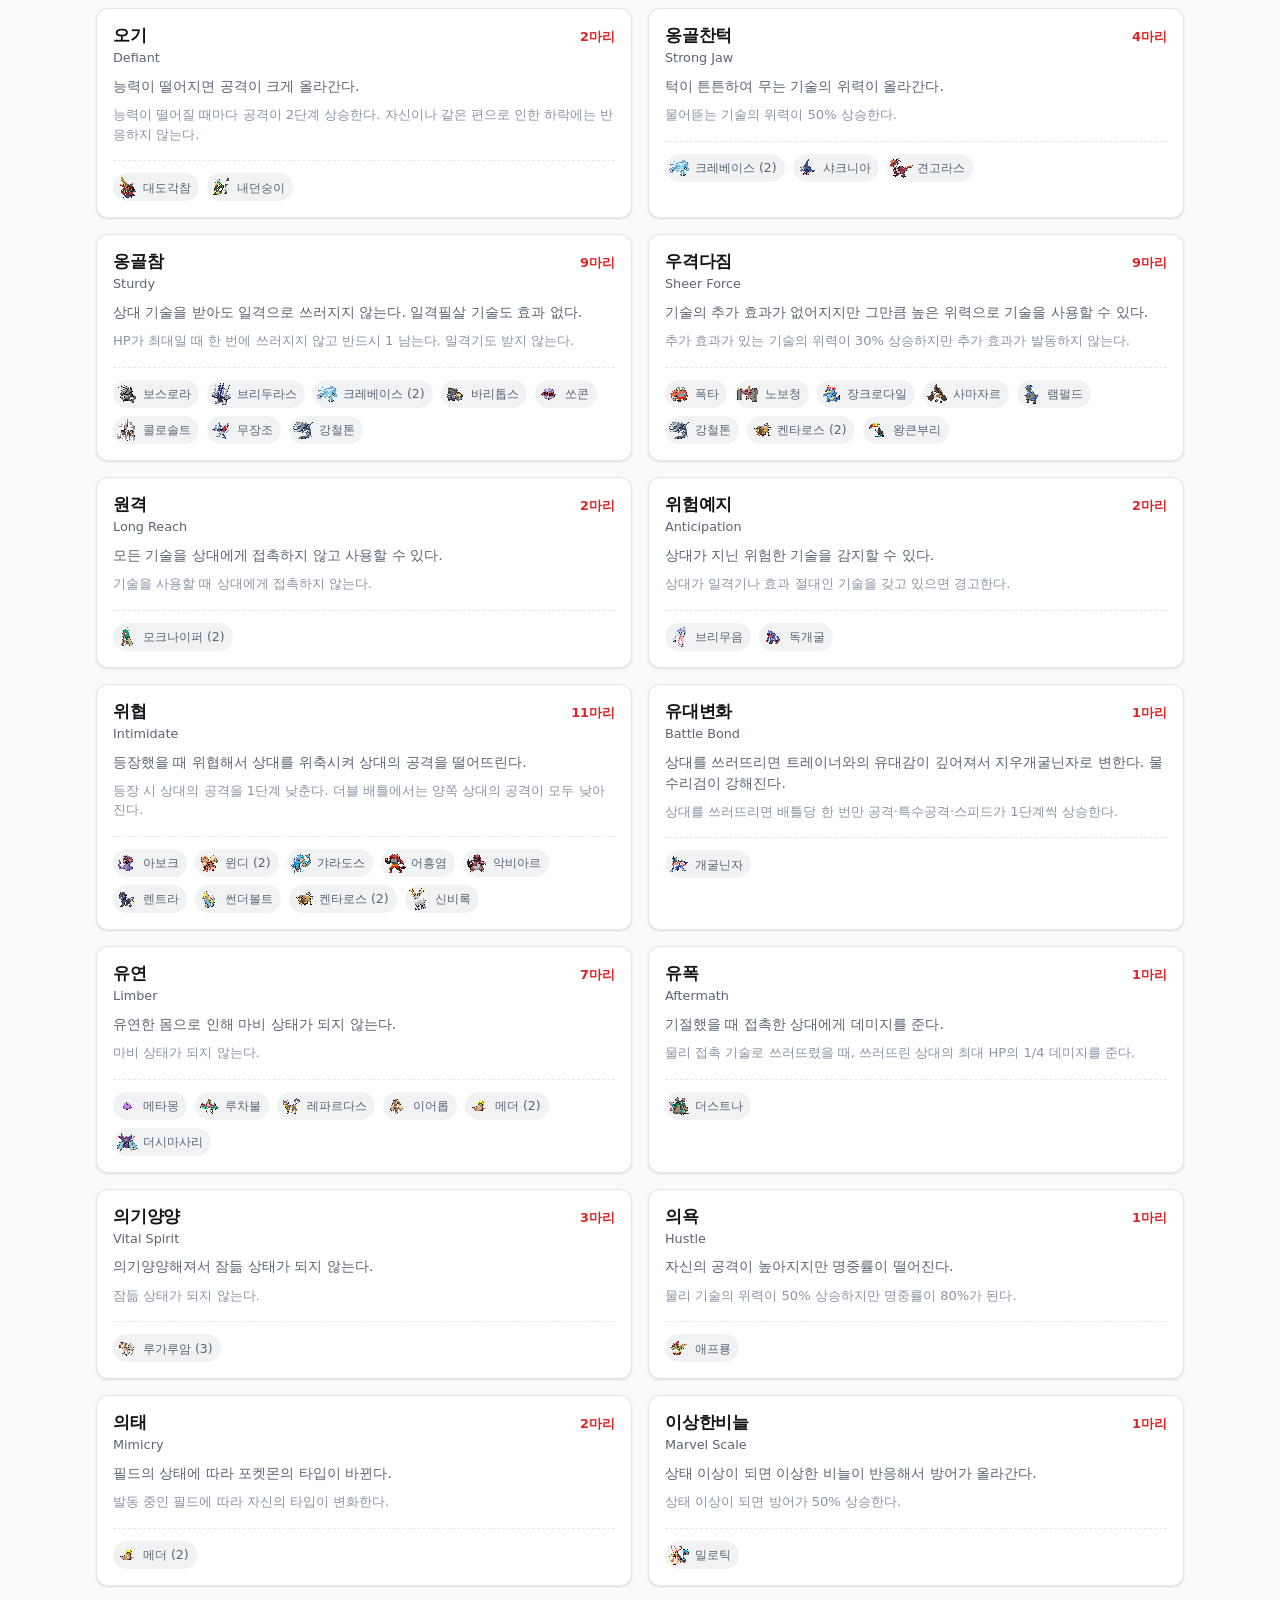
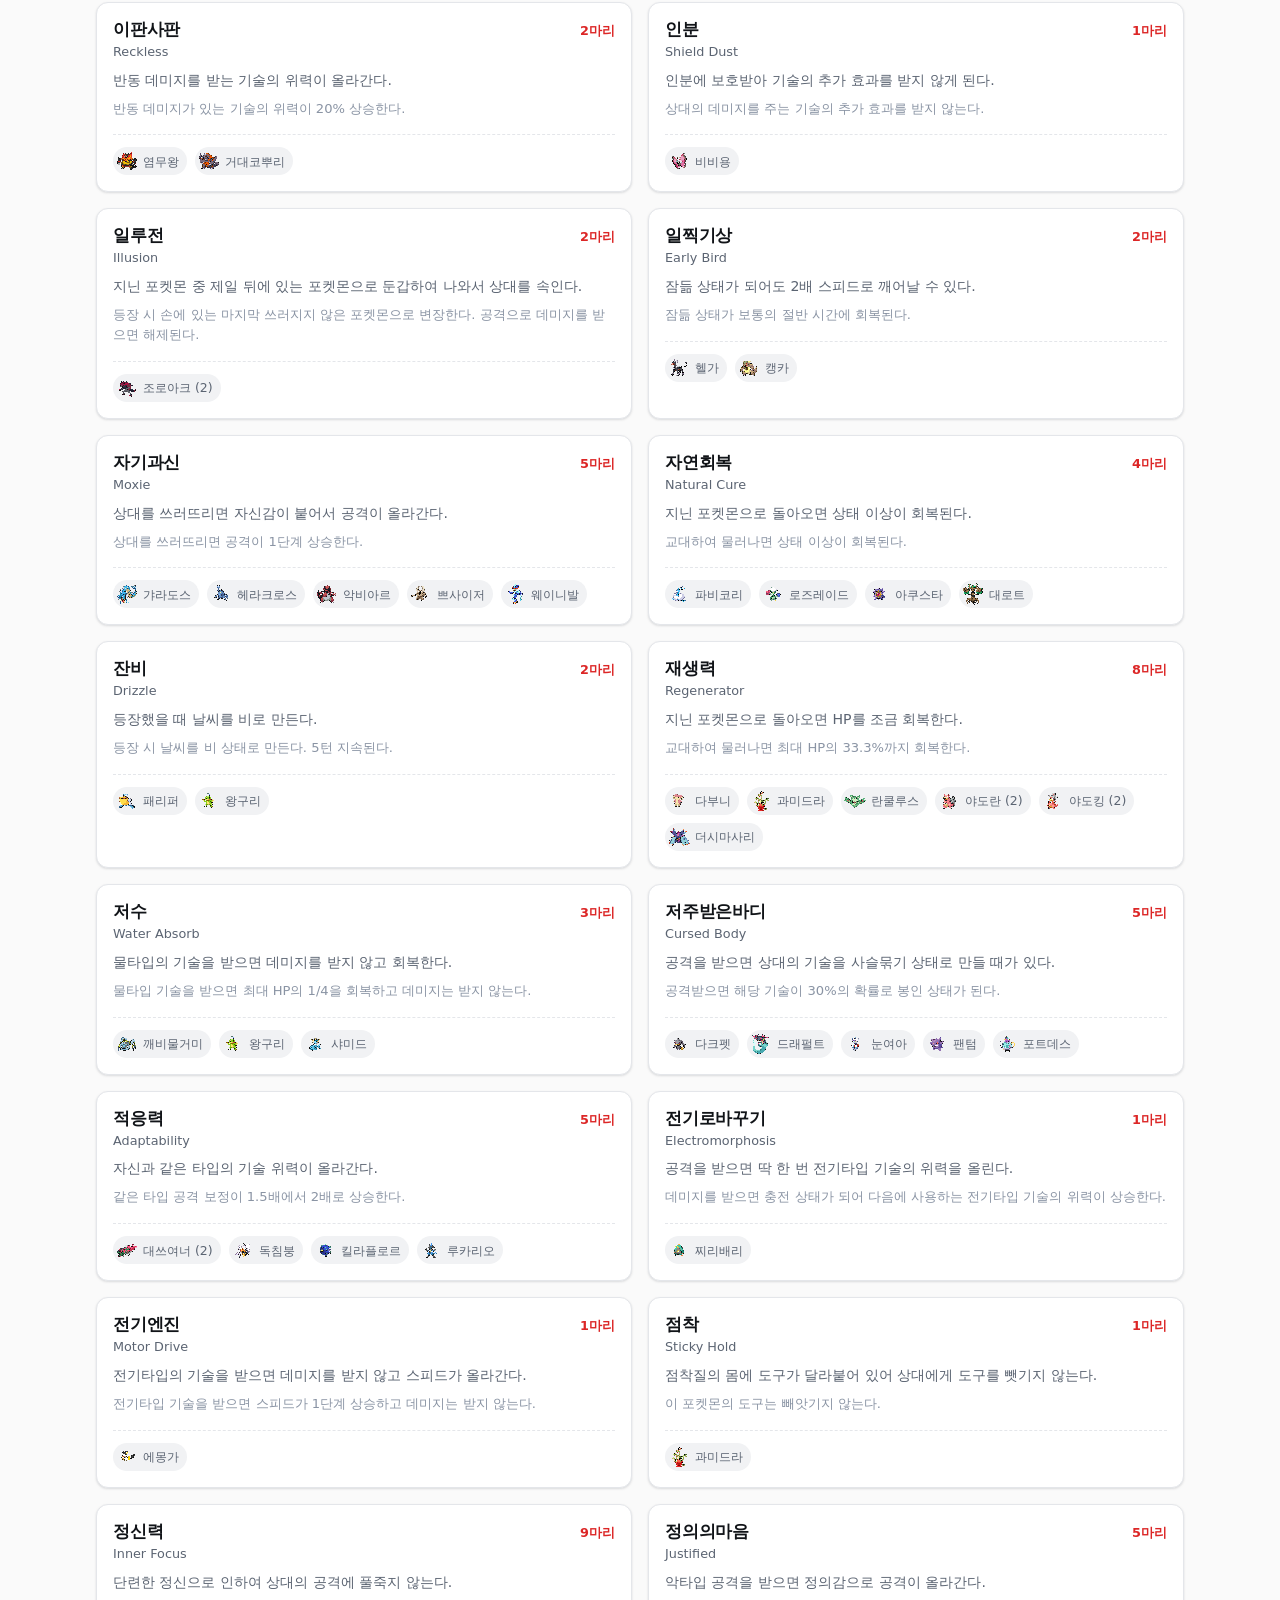
<file: web/abilities.html>
<!doctype html>
<html lang="ko">
<head>
  <meta charset="utf-8" />
  <meta name="viewport" content="width=device-width, initial-scale=1, viewport-fit=cover" />
  <meta name="color-scheme" content="light dark" />
  <title data-i18n="page.title.abilities">특성 · 포켓몬 챔피언스</title>
  <meta name="description" content="Pokemon Champions 특성 192종 목록. 이름·설명 검색, Champions 신규 특성 표시, 보유 포켓몬 역인덱스 제공." />
  <link rel="icon" href="data:image/svg+xml,%3Csvg xmlns='http://www.w3.org/2000/svg' viewBox='0 0 64 64'%3E%3Ccircle cx='32' cy='32' r='28' fill='%23ef4444' stroke='%23111' stroke-width='4'/%3E%3Crect x='4' y='30' width='56' height='4' fill='%23111'/%3E%3Ccircle cx='32' cy='32' r='8' fill='%23fff' stroke='%23111' stroke-width='4'/%3E%3C/svg%3E" />
  <link rel="stylesheet" href="./assets/style.css" />
</head>
<body>
  <a class="skip-link" href="#main" data-i18n="skip">본문으로 건너뛰기</a>

  <header class="site-header">
    <div class="container site-header__inner">
      <div class="brand-area">
        <button class="lang-toggle" id="lang-toggle" type="button" aria-label="언어 전환">
          <span class="lang-toggle__opt" data-lang="ko">한</span>
          <span class="lang-toggle__opt" data-lang="en">EN</span>
        </button>
        <a class="brand" href="./index.html" data-i18n-aria="brand">
          <span class="brand__mark" aria-hidden="true"></span>
          <span class="brand__name" data-i18n="brand">포켓몬 챔피언스</span>
        </a>
      </div>
      <nav class="primary-nav" aria-label="주요 메뉴">
        <a href="./pokemon.html" data-i18n="nav.pokemon">포켓몬</a>
        <a href="./items.html" data-i18n="nav.items">도구</a>
        <a href="./abilities.html" data-i18n="nav.abilities">특성</a>
        <a href="./moves.html" data-i18n="nav.moves">기술</a>
        <a href="./party.html" data-i18n="nav.party">파티 빌더</a>
      </nav>
    </div>
  </header>

  <main id="main" class="container">
    <section class="page-header">
      <h1 data-i18n="abilities.title">특성</h1>
      <p class="muted" data-i18n="abilities.desc">Pokemon Champions에 등장하는 모든 특성. 이름·설명으로 검색하고, 해당 특성을 보유한 포켓몬을 확인할 수 있습니다.</p>
    </section>

    <section class="filters" aria-label="필터">
      <div class="filters__row">
        <label class="field field--grow">
          <span class="field__label" data-i18n="search">검색</span>
          <input
            type="search"
            id="search"
            class="field__input"
            data-i18n-ph="abilities.searchPlaceholder"
            placeholder="특성 이름 · 슬러그 · 설명"
            autocomplete="off"
            spellcheck="false"
          />
        </label>

        <label class="field">
          <span class="field__label" data-i18n="pokemon.sort">정렬</span>
          <select id="sort" class="field__input">
            <option value="nameEn" data-i18n="abilities.sort.nameEn">이름(영)</option>
            <option value="holders" data-i18n="abilities.sort.holders">보유 포켓몬 수</option>
          </select>
        </label>
      </div>

      <div class="filters__row filters__row--between">
        <p class="result-count" aria-live="polite">
          <span id="result-count">—</span> / <span id="total-count">—</span> <span data-i18n="abilities.unit">개</span>
        </p>
        <button type="button" id="reset-filters" class="button button--ghost" data-i18n="reset">초기화</button>
      </div>
    </section>

    <section aria-labelledby="result-heading">
      <h2 id="result-heading" class="sr-only">검색 결과</h2>
      <div id="ability-grid" class="ability-grid" aria-live="polite"></div>
      <p id="empty-state" class="empty-state" hidden data-i18n="abilities.empty">조건에 맞는 특성이 없습니다.</p>
    </section>
  </main>

  <footer class="site-footer">
    <div class="container site-footer__inner">
      <p>
        <span data-i18n="footer.source">데이터 출처:</span>
        <a href="https://pokeapi.co/" rel="noopener external">PokeAPI</a> ·
        serebii.net
      </p>
      <p>
        <a class="btn-sponsor" href="https://ko-fi.com/jyanny14" rel="noopener external" data-i18n-title="footer.sponsorHint" title="프로젝트 운영에 대한 작은 감사 · 수익 목적 아님 · 비영리 팬 프로젝트">
          <svg viewBox="0 0 24 24" width="16" height="16" fill="currentColor" aria-hidden="true"><path d="M18.5 3H6c-1.1 0-2 .9-2 2v5.71c0 3.83 2.95 7.18 6.78 7.29 3.96.12 7.22-3.06 7.22-7v-1h.5c1.93 0 3.5-1.57 3.5-3.5S20.43 3 18.5 3zM16 5v3H6V5h10zm2.5 3H18V5h.5c.83 0 1.5.67 1.5 1.5S19.33 8 18.5 8zM4 19h16v2H4z"/></svg>
          <span data-i18n="footer.sponsor">후원하기</span>
        </a>
      </p>
      <p class="site-footer__disclosure" data-i18n="footer.disclosure">
        <strong>비영리 팬 프로젝트 안내:</strong> 이 사이트는 Pokémon Champions 플레이어를 위한 비영리 팬 프로젝트입니다. Nintendo, Creatures Inc., GAME FREAK, The Pokémon Company 와 제휴·후원·공식 승인을 받은 서비스가 아닙니다.
      </p>
      <p class="muted" data-i18n="footer.copyright">
        Pokémon ©Nintendo · Creatures Inc. · GAME FREAK inc.
      </p>
    </div>
  </footer>

  <script type="module" src="./assets/app.js"></script>
  <script type="module" src="./assets/abilities-list.js"></script>
</body>
</html>
</file>
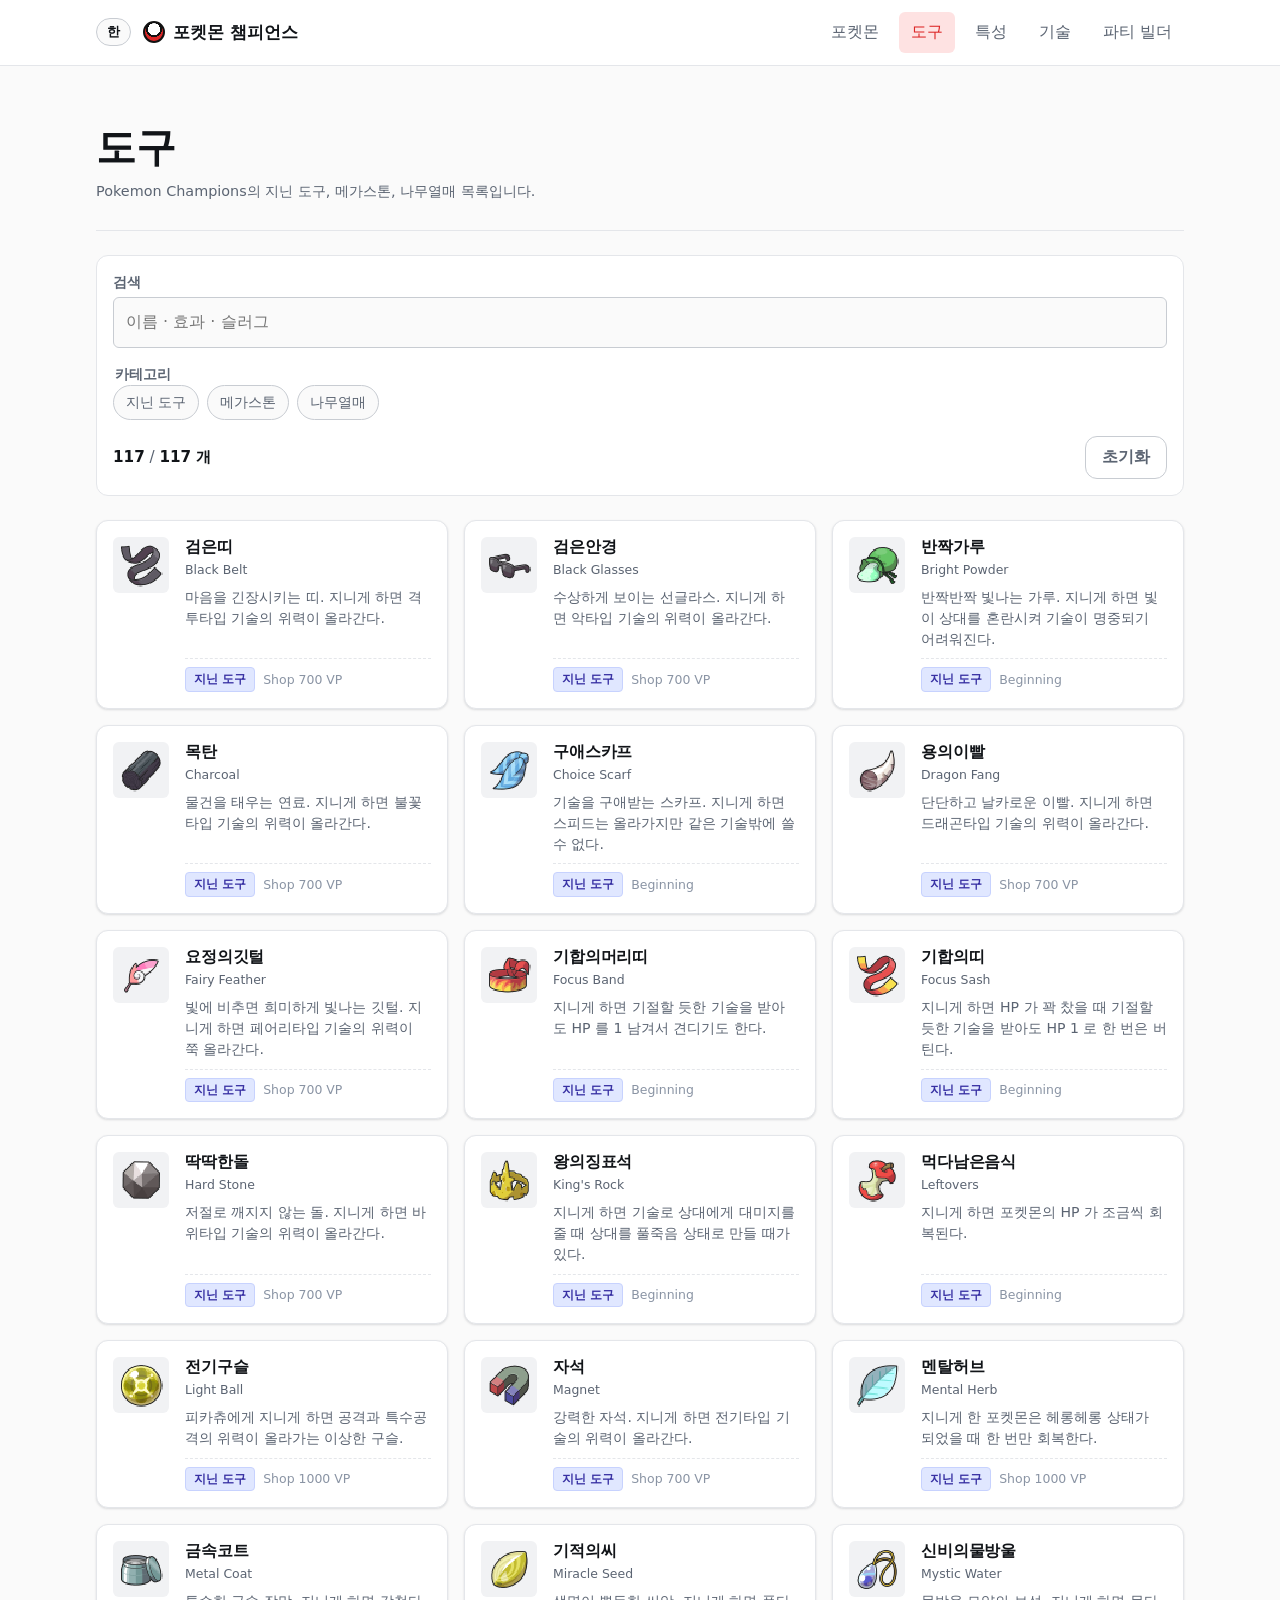
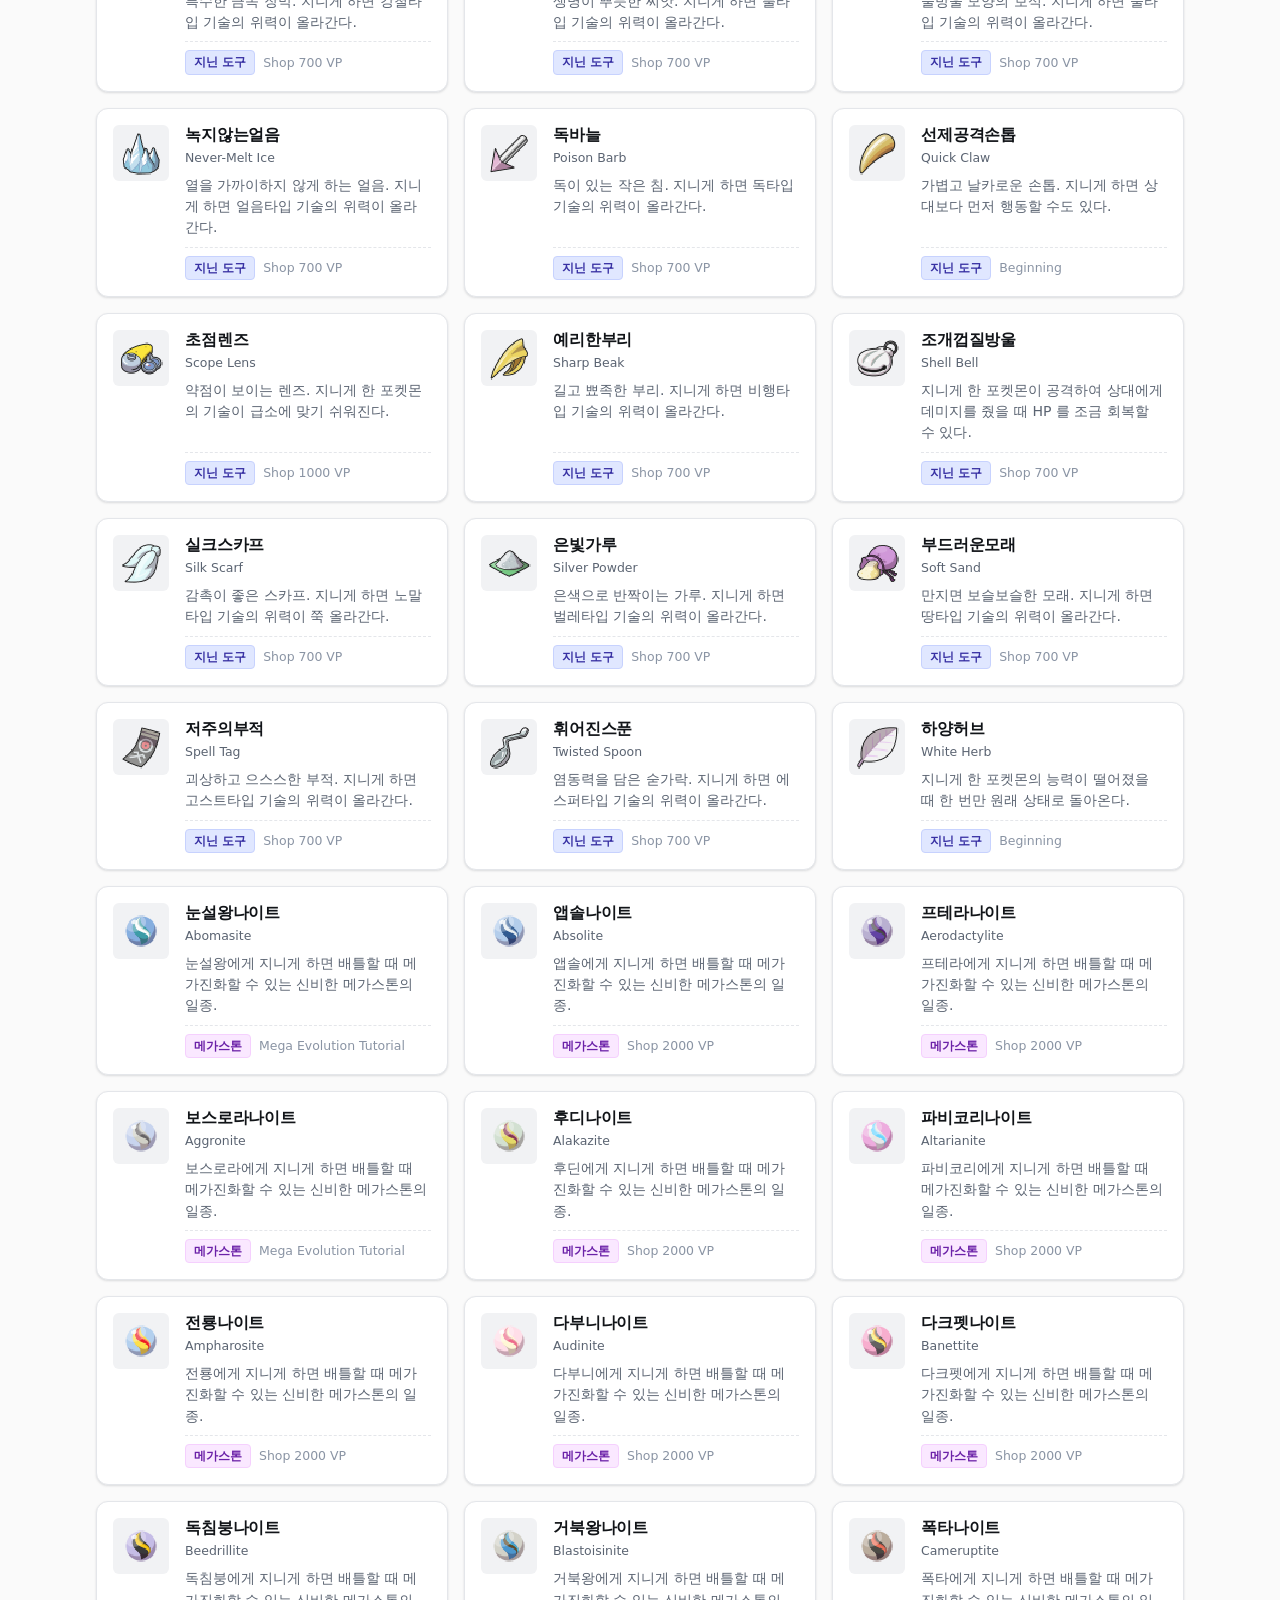
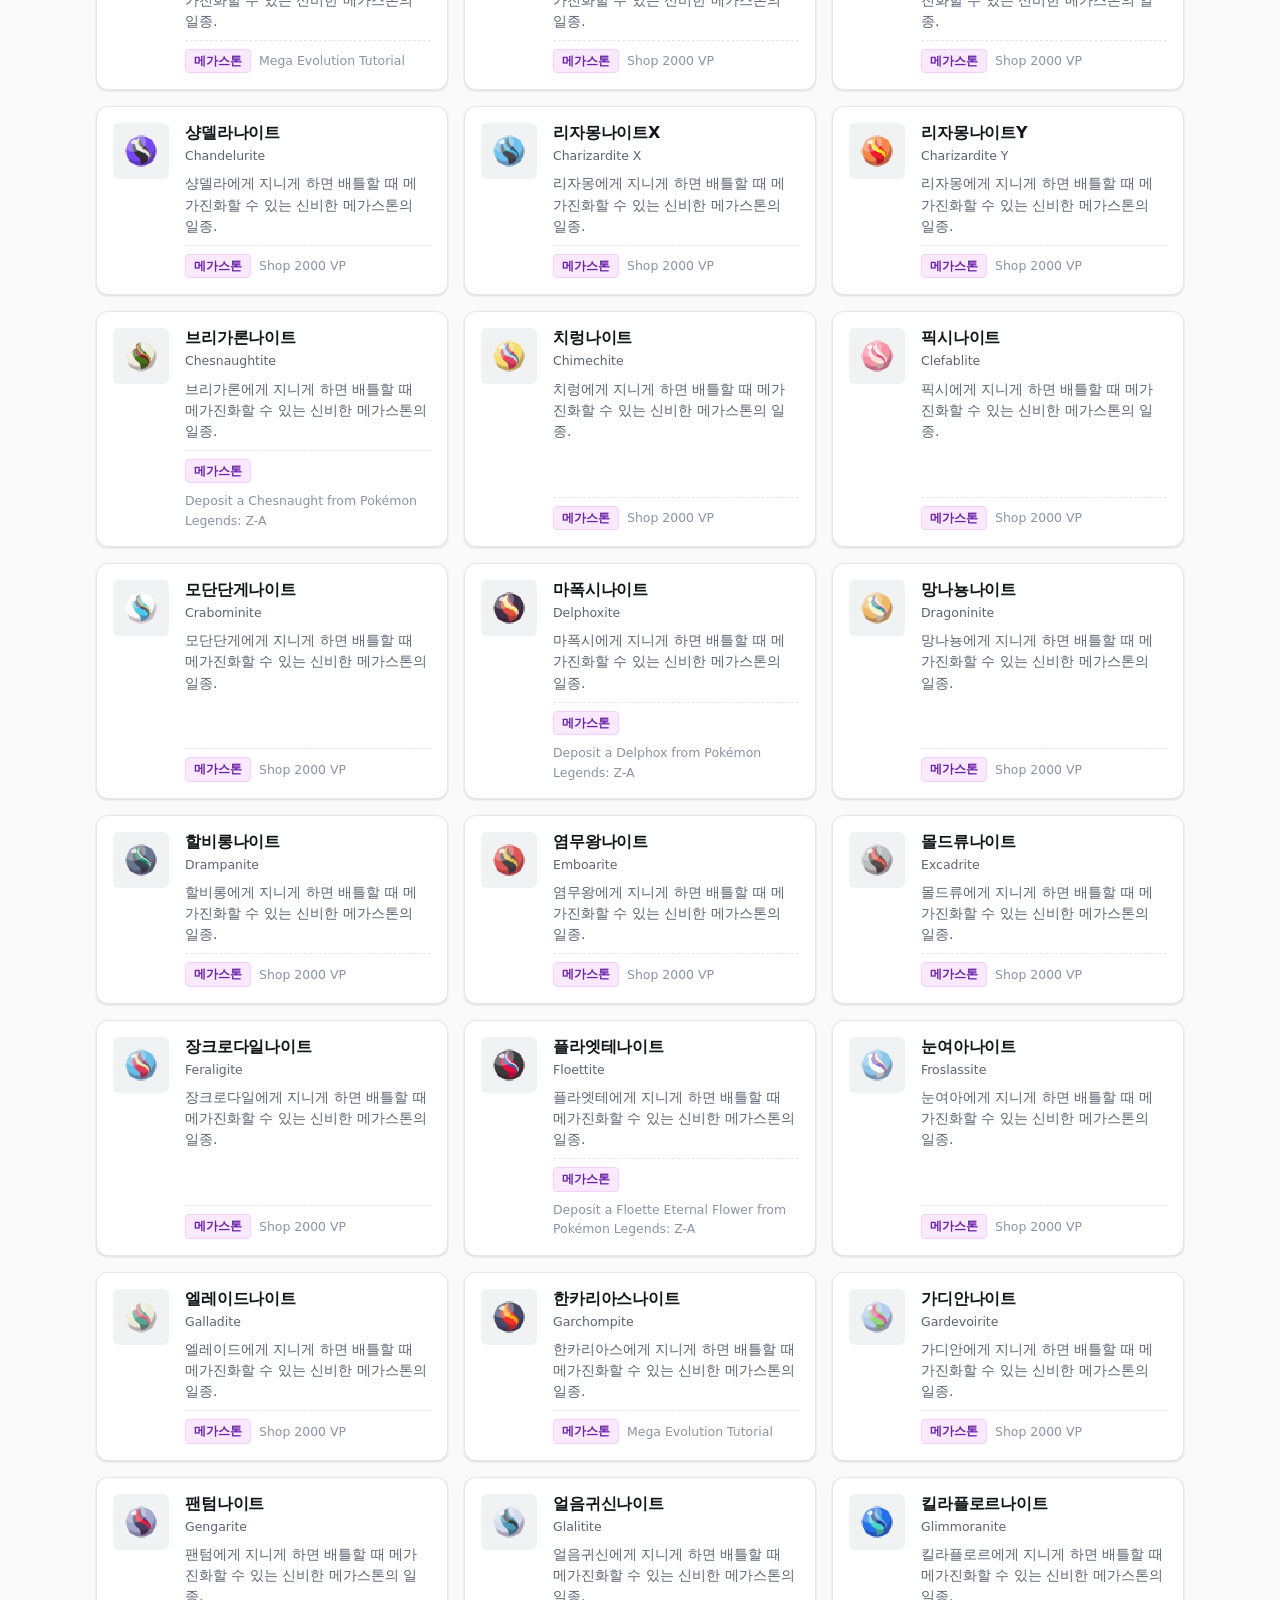
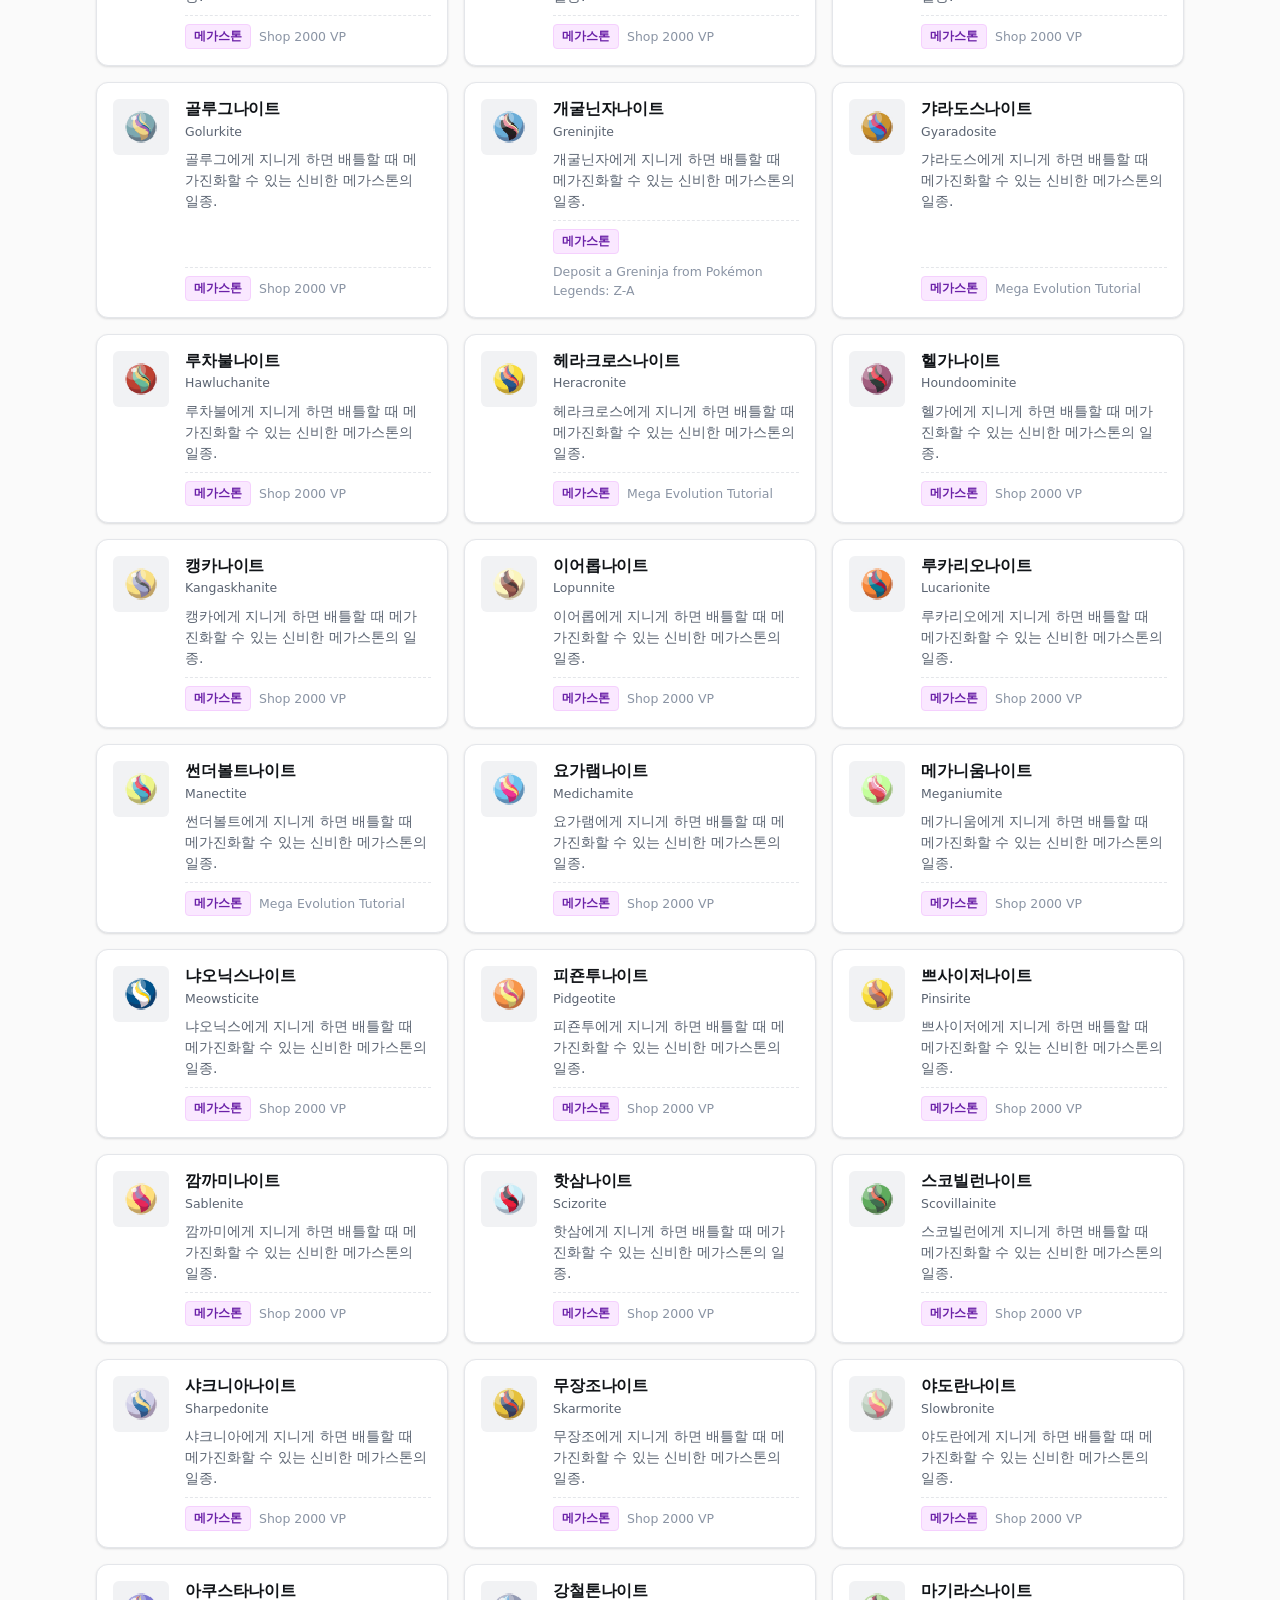
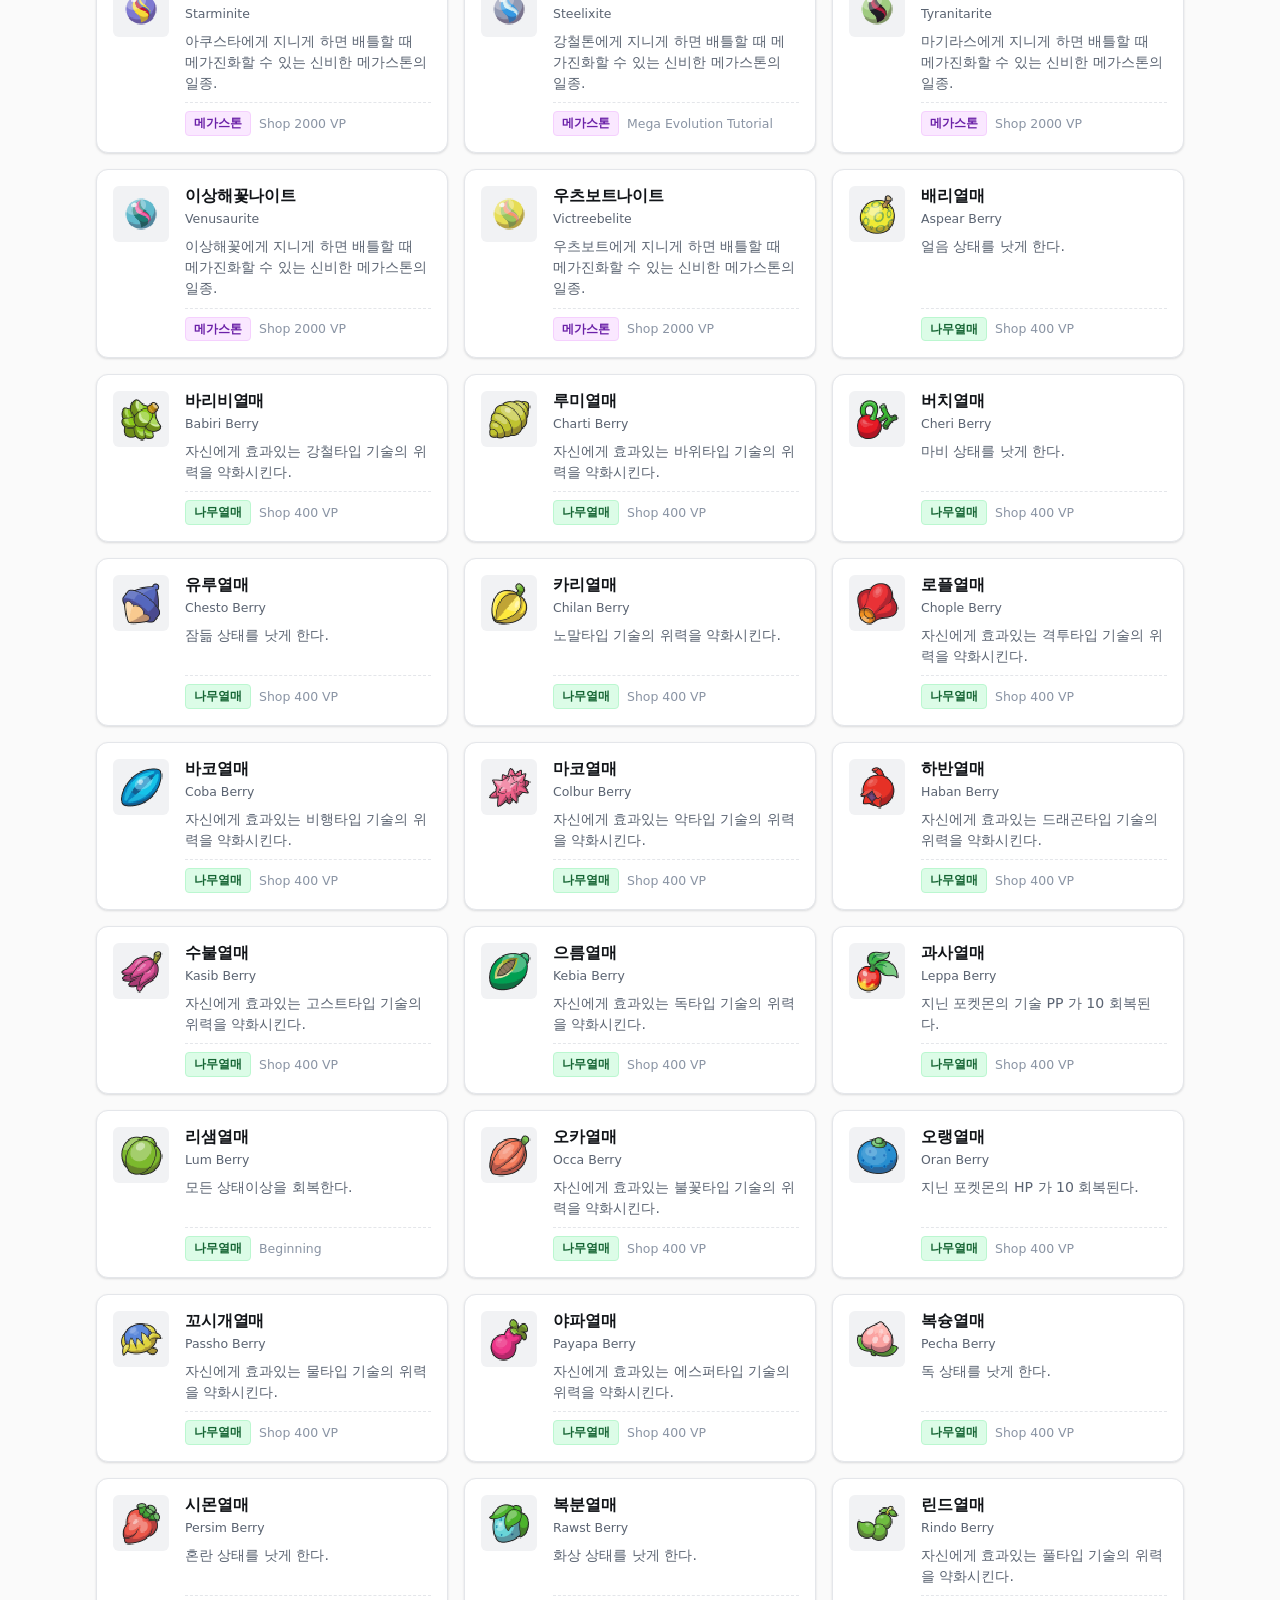
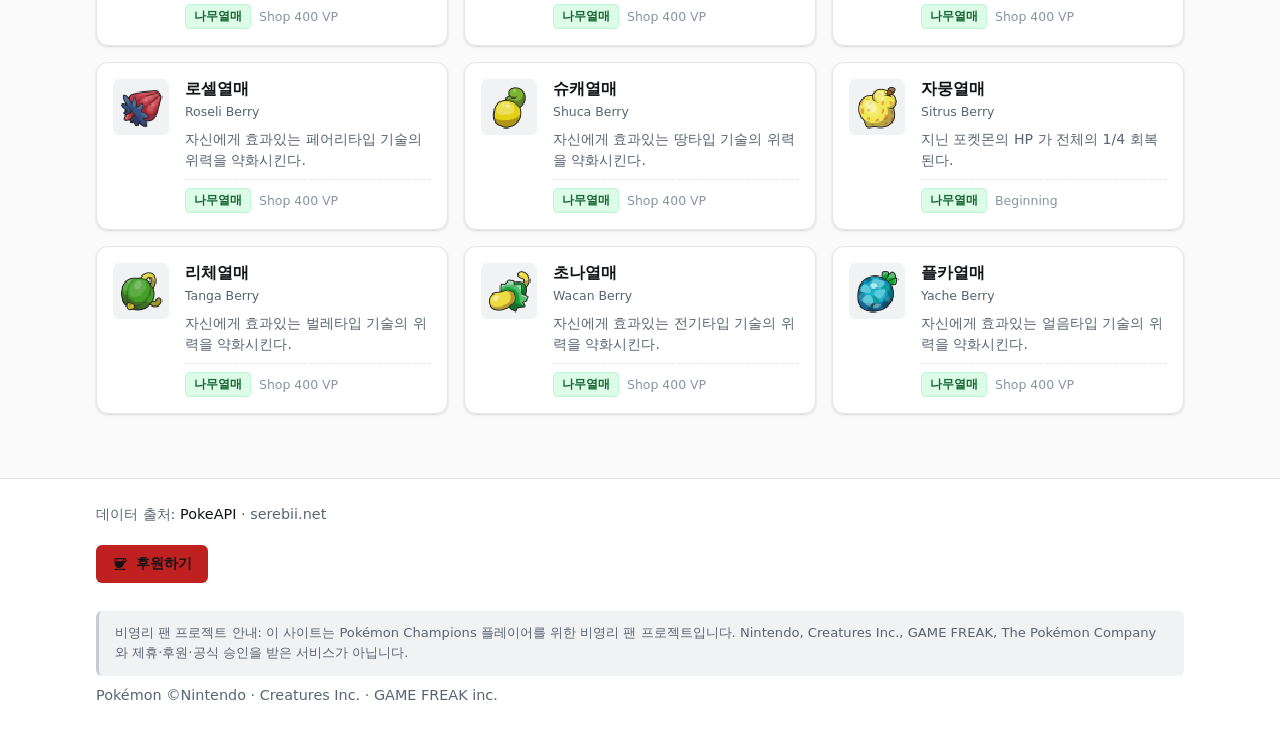
<file: web/items.html>
<!doctype html>
<html lang="ko">
<head>
  <meta charset="utf-8" />
  <meta name="viewport" content="width=device-width, initial-scale=1, viewport-fit=cover" />
  <meta name="color-scheme" content="light dark" />
  <title data-i18n="page.title.items">도구 · 포켓몬 챔피언스</title>
  <meta name="description" content="Pokemon Champions 도구 117종 목록. 지닌 도구·메가스톤·나무열매 효과, 한국어 설명, 보유 포켓몬 역인덱스 제공." />
  <link rel="icon" href="data:image/svg+xml,%3Csvg xmlns='http://www.w3.org/2000/svg' viewBox='0 0 64 64'%3E%3Ccircle cx='32' cy='32' r='28' fill='%23ef4444' stroke='%23111' stroke-width='4'/%3E%3Crect x='4' y='30' width='56' height='4' fill='%23111'/%3E%3Ccircle cx='32' cy='32' r='8' fill='%23fff' stroke='%23111' stroke-width='4'/%3E%3C/svg%3E" />
  <link rel="stylesheet" href="./assets/style.css" />
</head>
<body>
  <a class="skip-link" href="#main" data-i18n="skip">본문으로 건너뛰기</a>

  <header class="site-header">
    <div class="container site-header__inner">
      <div class="brand-area">
        <button class="lang-toggle" id="lang-toggle" type="button" aria-label="언어 전환">
          <span class="lang-toggle__opt" data-lang="ko">한</span>
          <span class="lang-toggle__opt" data-lang="en">EN</span>
        </button>
        <a class="brand" href="./index.html" data-i18n-aria="brand">
          <span class="brand__mark" aria-hidden="true"></span>
          <span class="brand__name" data-i18n="brand">포켓몬 챔피언스</span>
        </a>
      </div>
      <nav class="primary-nav" aria-label="주요 메뉴">
        <a href="./pokemon.html" data-i18n="nav.pokemon">포켓몬</a>
        <a href="./items.html" data-i18n="nav.items">도구</a>
        <a href="./abilities.html" data-i18n="nav.abilities">특성</a>
        <a href="./moves.html" data-i18n="nav.moves">기술</a>
        <a href="./party.html" data-i18n="nav.party">파티 빌더</a>
      </nav>
    </div>
  </header>

  <main id="main" class="container">
    <section class="page-header">
      <h1 data-i18n="items.title">도구</h1>
      <p class="muted" data-i18n="items.desc">Pokemon Champions의 지닌 도구, 메가스톤, 나무열매 목록입니다.</p>
    </section>

    <section class="filters" aria-label="필터">
      <div class="filters__row">
        <label class="field field--grow">
          <span class="field__label" data-i18n="search">검색</span>
          <input
            type="search"
            id="search"
            class="field__input"
            data-i18n-ph="items.searchPlaceholder"
            placeholder="이름 · 효과 · 슬러그"
            autocomplete="off"
            spellcheck="false"
          />
        </label>
      </div>

      <fieldset class="filters__group">
        <legend class="field__label" data-i18n="items.filterCategory">카테고리</legend>
        <div id="category-filters" class="chip-row" role="group" aria-label="카테고리 선택"></div>
      </fieldset>

      <div class="filters__row filters__row--between">
        <p class="result-count" aria-live="polite">
          <span id="result-count">—</span> / <span id="total-count">—</span> <span data-i18n="items.unit">개</span>
        </p>
        <button type="button" id="reset-filters" class="button button--ghost" data-i18n="reset">초기화</button>
      </div>
    </section>

    <section aria-labelledby="result-heading">
      <h2 id="result-heading" class="sr-only">검색 결과</h2>
      <div id="item-grid" class="item-grid" aria-live="polite"></div>
      <p id="empty-state" class="empty-state" hidden data-i18n="items.empty">조건에 맞는 도구가 없습니다.</p>
    </section>
  </main>

  <footer class="site-footer">
    <div class="container site-footer__inner">
      <p>
        <span data-i18n="footer.source">데이터 출처:</span>
        <a href="https://pokeapi.co/" rel="noopener external">PokeAPI</a> ·
        serebii.net
      </p>
      <p>
        <a class="btn-sponsor" href="https://ko-fi.com/jyanny14" rel="noopener external" data-i18n-title="footer.sponsorHint" title="프로젝트 운영에 대한 작은 감사 · 수익 목적 아님 · 비영리 팬 프로젝트">
          <svg viewBox="0 0 24 24" width="16" height="16" fill="currentColor" aria-hidden="true"><path d="M18.5 3H6c-1.1 0-2 .9-2 2v5.71c0 3.83 2.95 7.18 6.78 7.29 3.96.12 7.22-3.06 7.22-7v-1h.5c1.93 0 3.5-1.57 3.5-3.5S20.43 3 18.5 3zM16 5v3H6V5h10zm2.5 3H18V5h.5c.83 0 1.5.67 1.5 1.5S19.33 8 18.5 8zM4 19h16v2H4z"/></svg>
          <span data-i18n="footer.sponsor">후원하기</span>
        </a>
      </p>
      <p class="site-footer__disclosure" data-i18n="footer.disclosure">
        <strong>비영리 팬 프로젝트 안내:</strong> 이 사이트는 Pokémon Champions 플레이어를 위한 비영리 팬 프로젝트입니다. Nintendo, Creatures Inc., GAME FREAK, The Pokémon Company 와 제휴·후원·공식 승인을 받은 서비스가 아닙니다.
      </p>
      <p class="muted" data-i18n="footer.copyright">
        Pokémon ©Nintendo · Creatures Inc. · GAME FREAK inc.
      </p>
    </div>
  </footer>

  <script type="module" src="./assets/app.js"></script>
  <script type="module" src="./assets/items-list.js"></script>
</body>
</html>
</file>
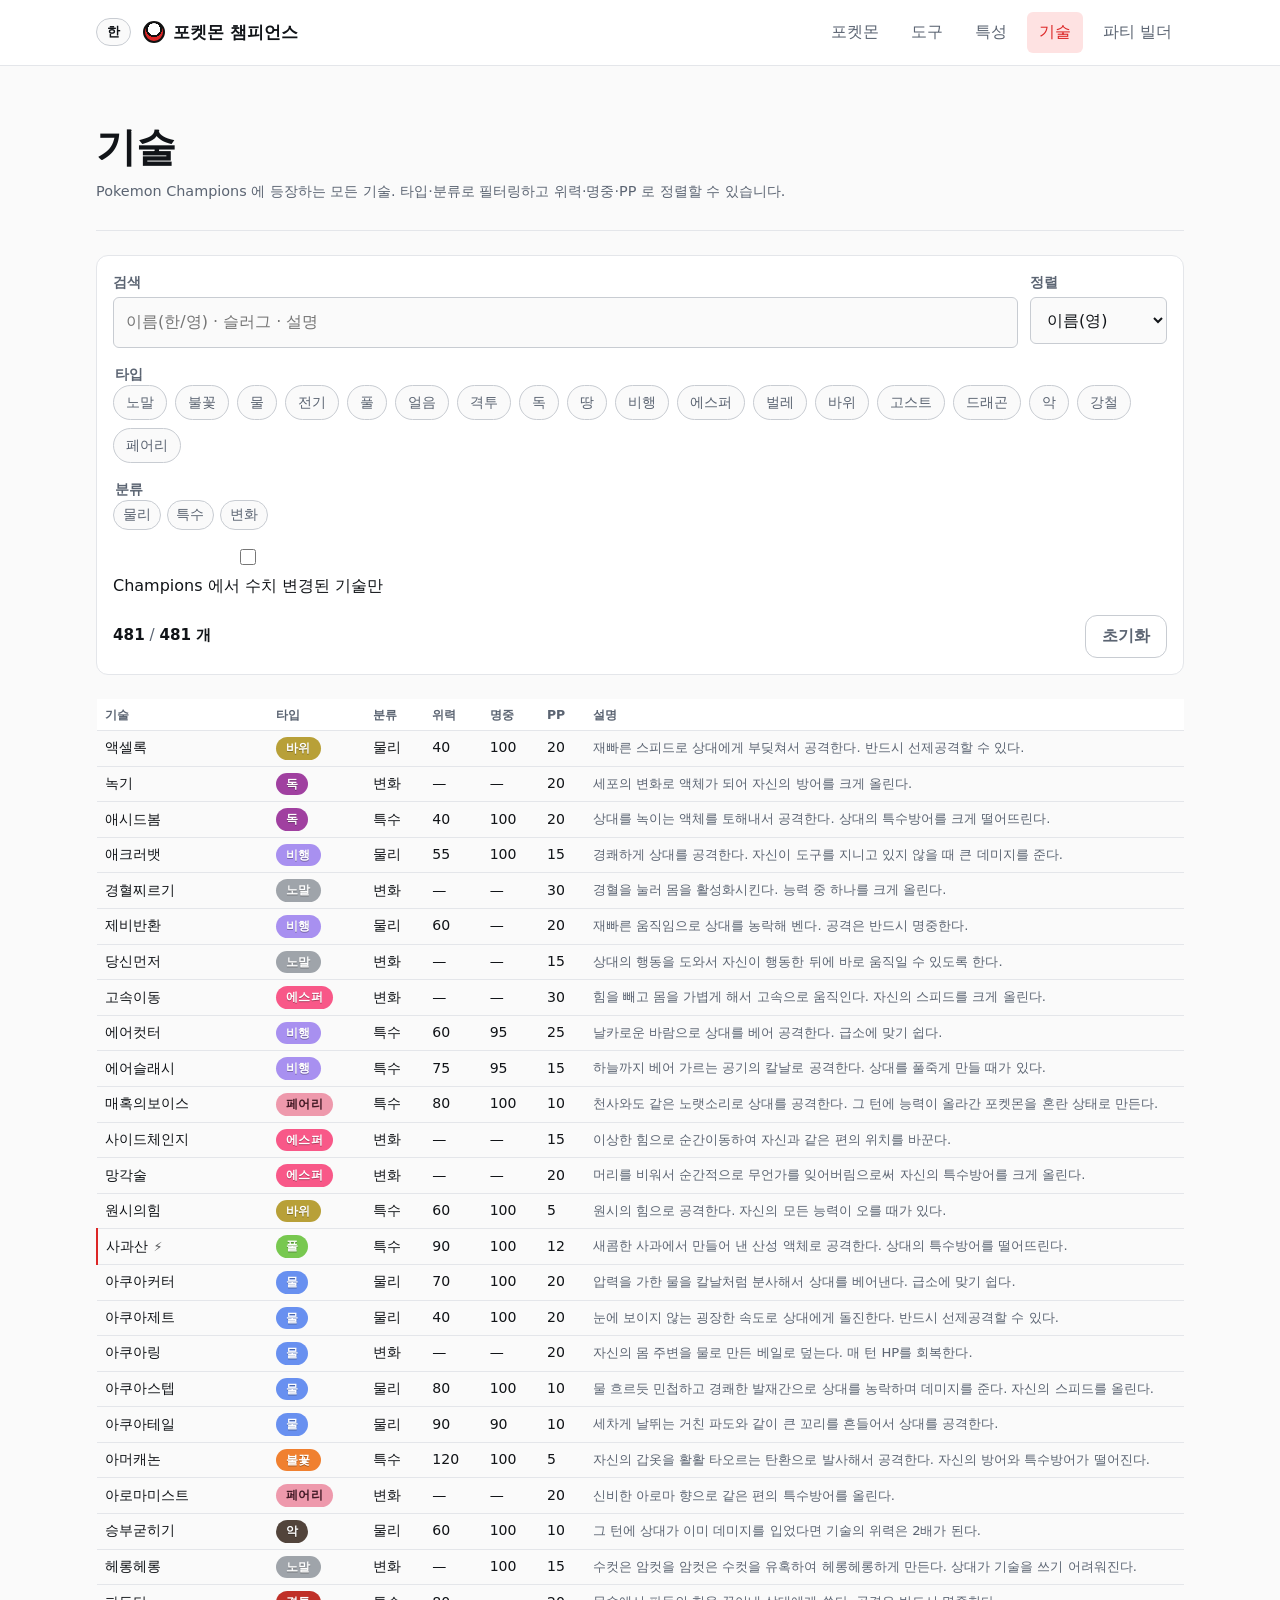
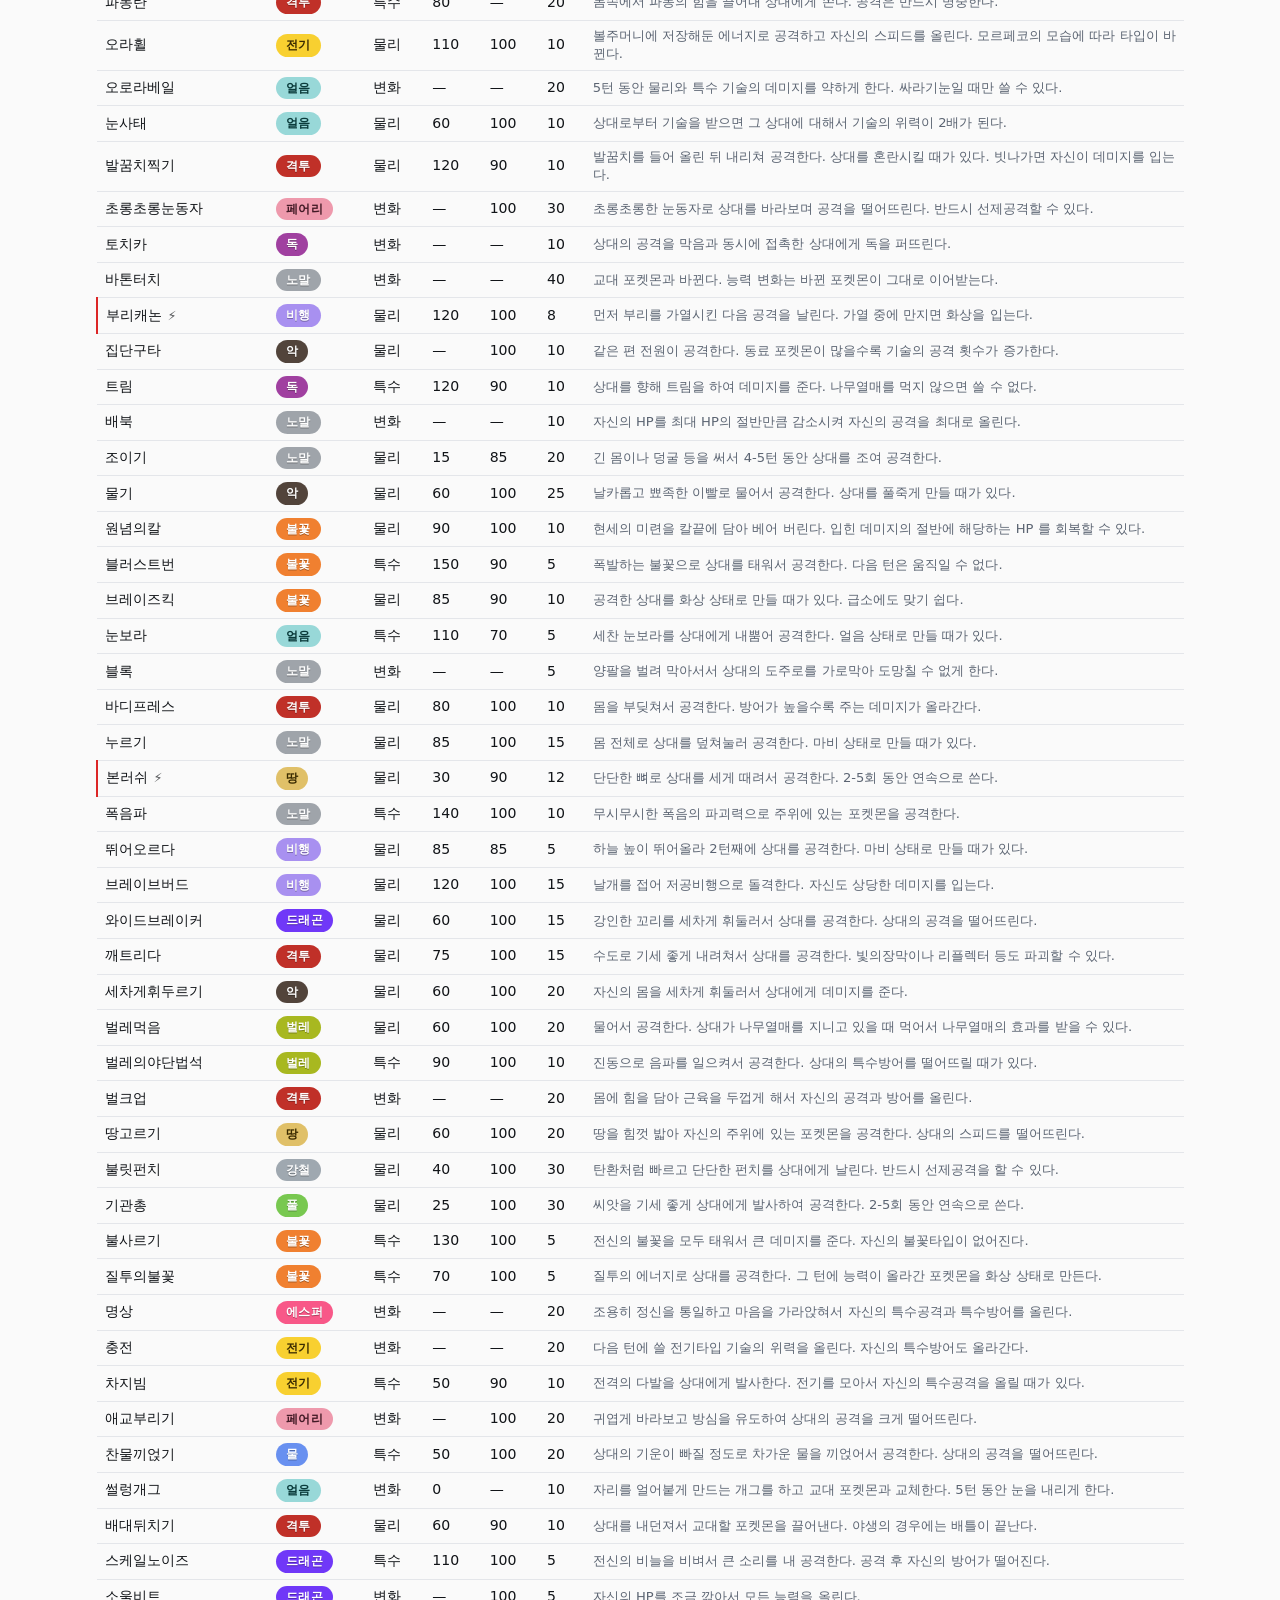
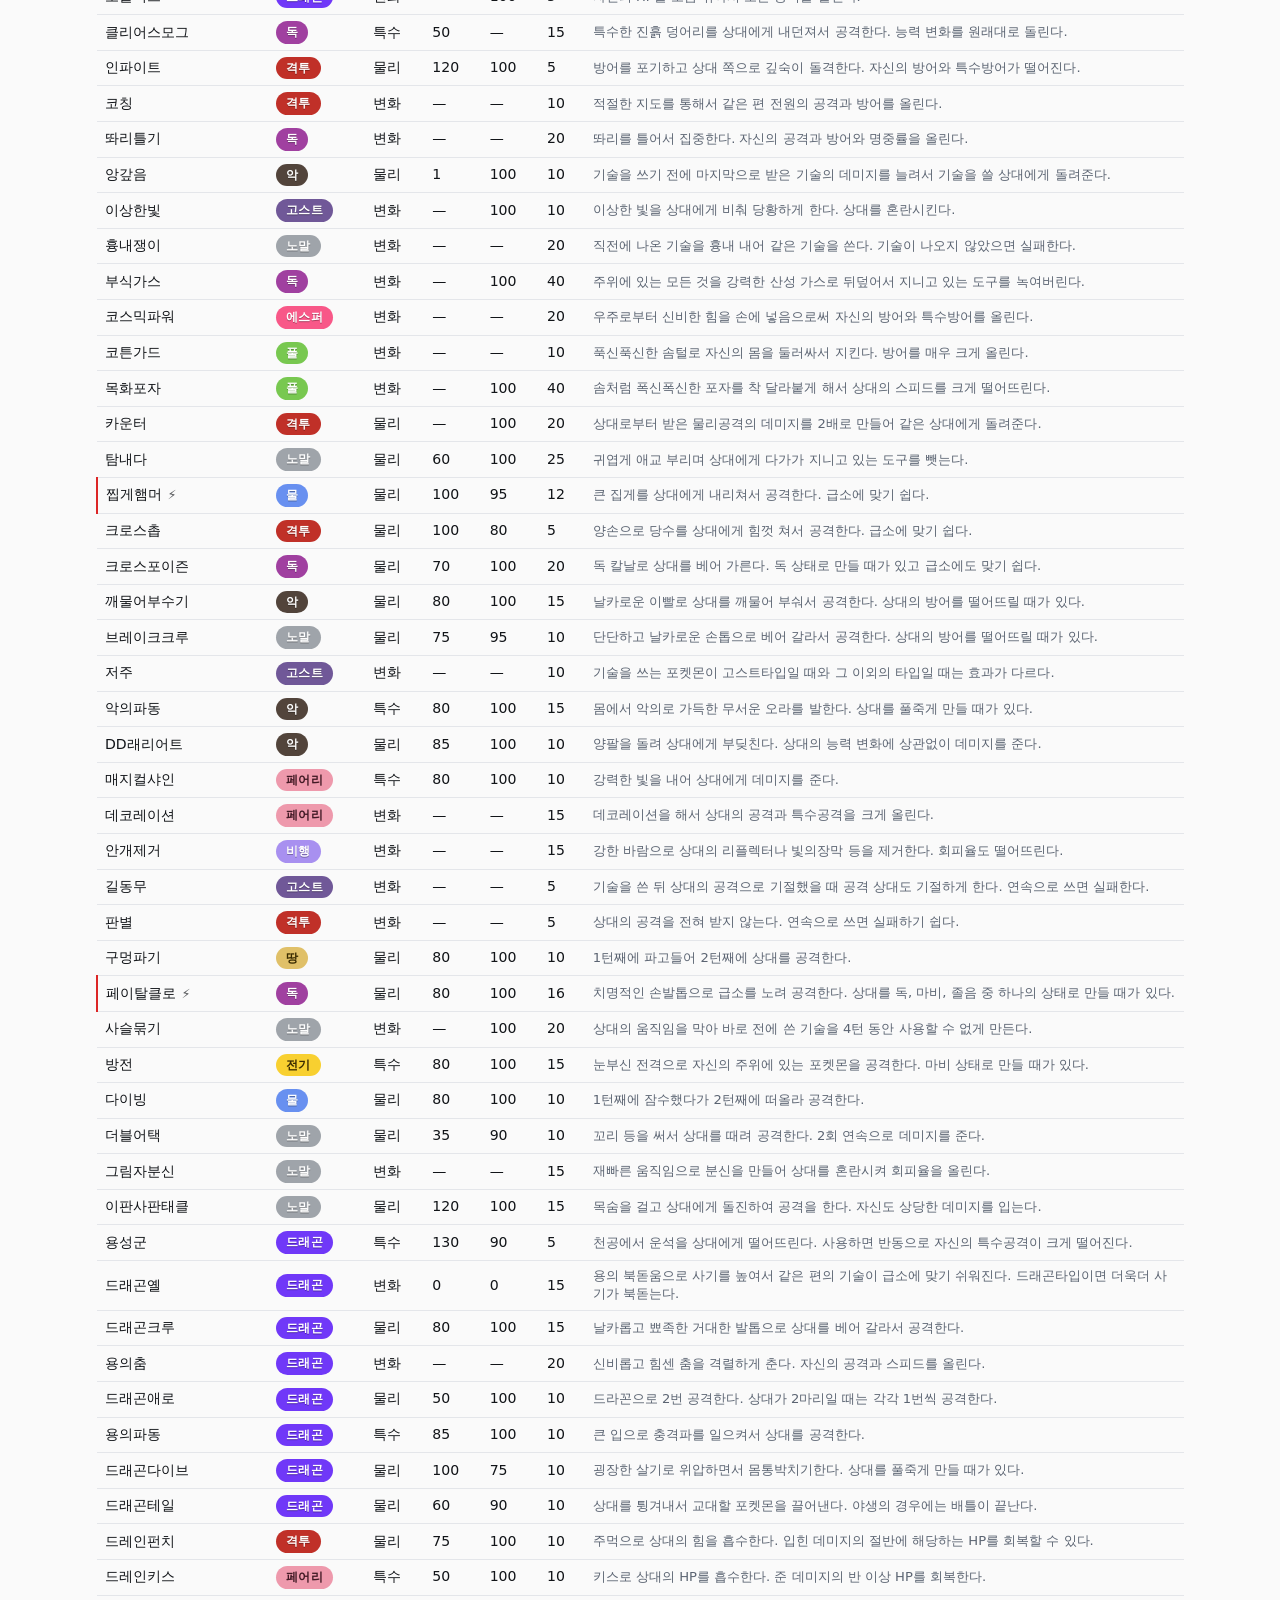
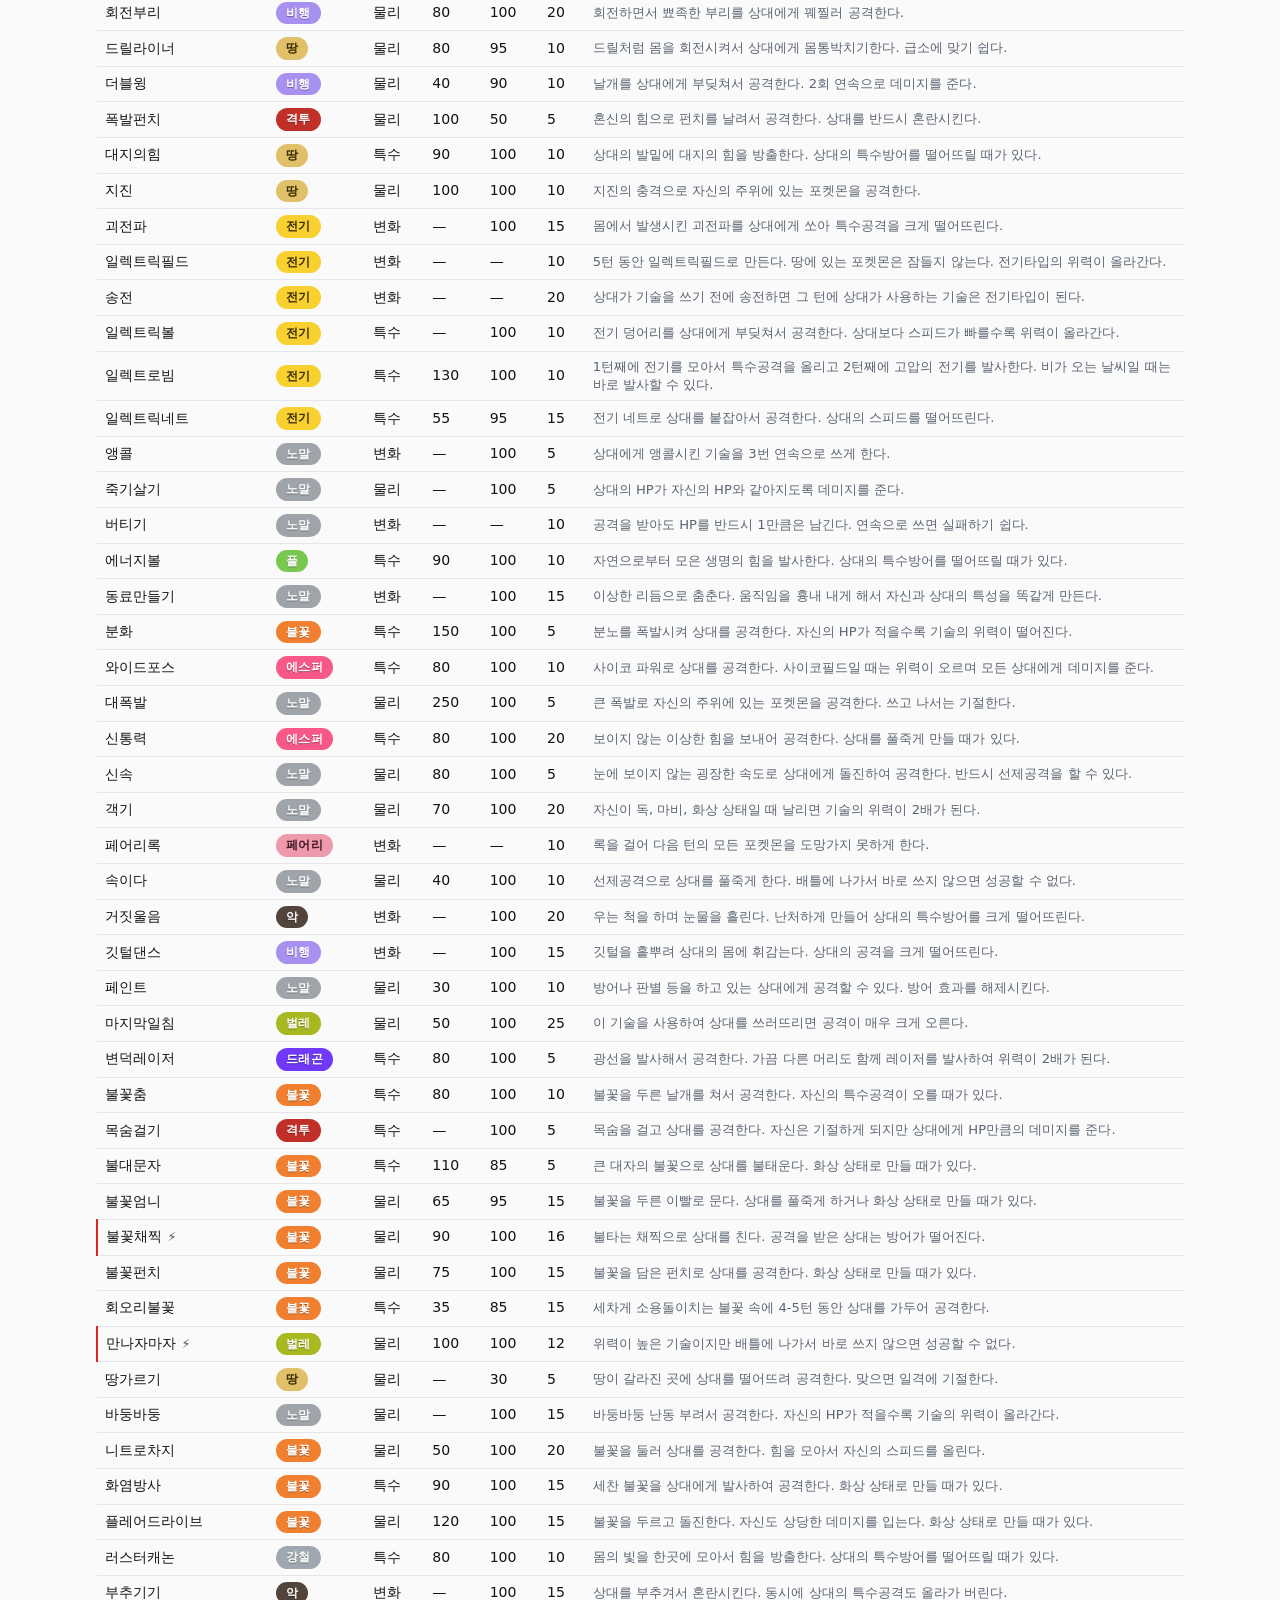
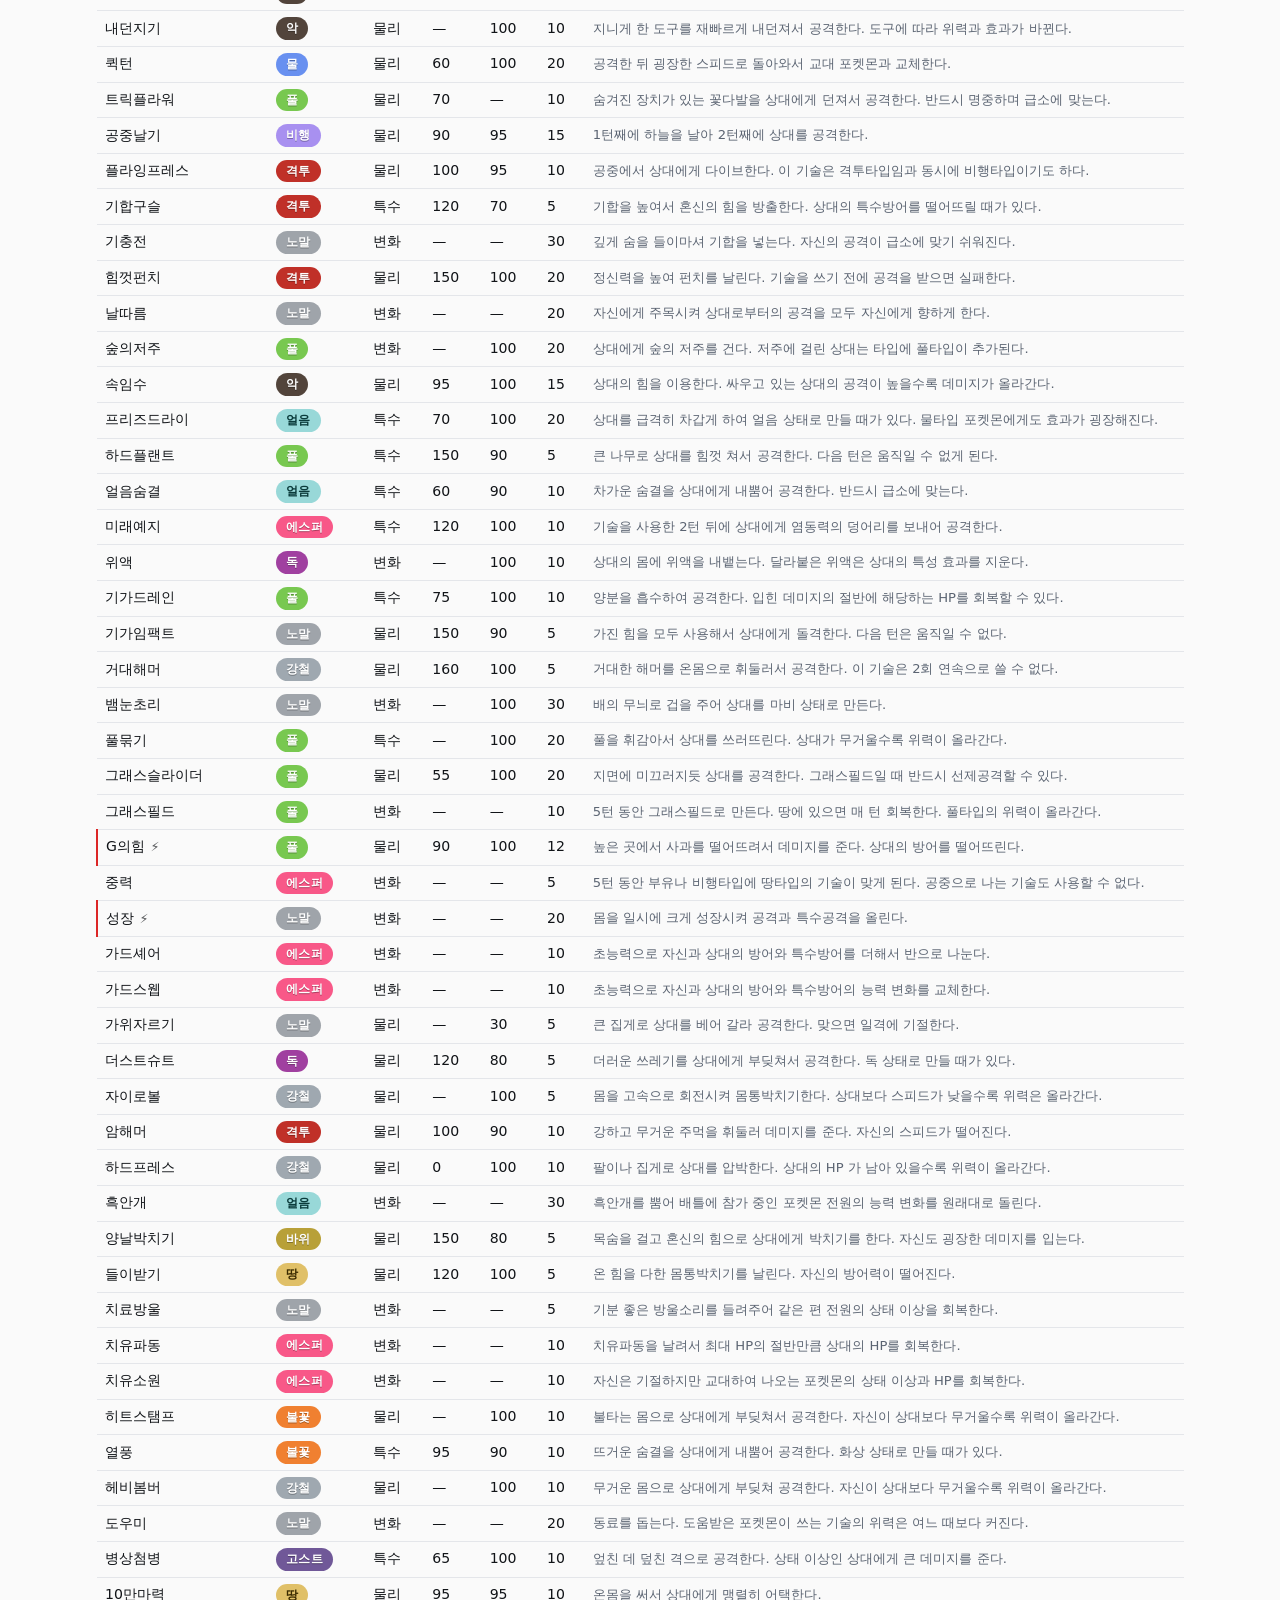
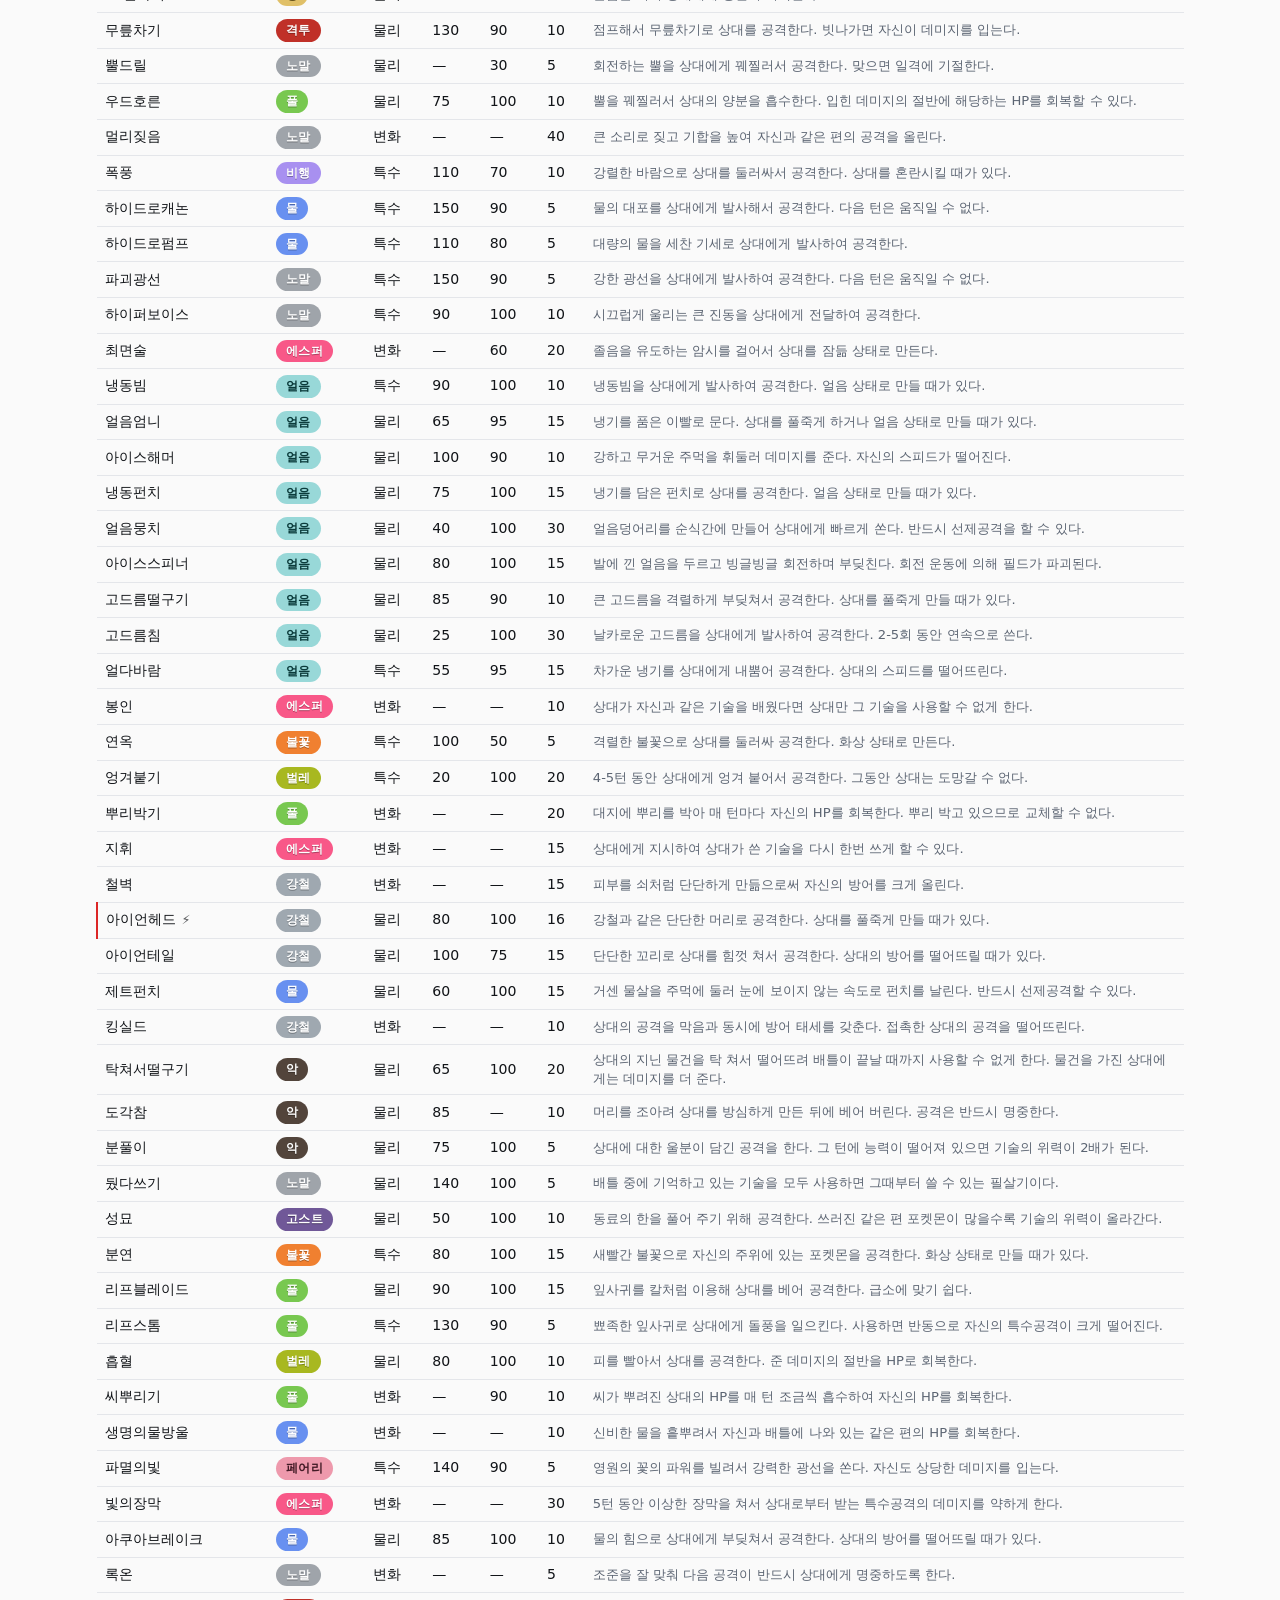
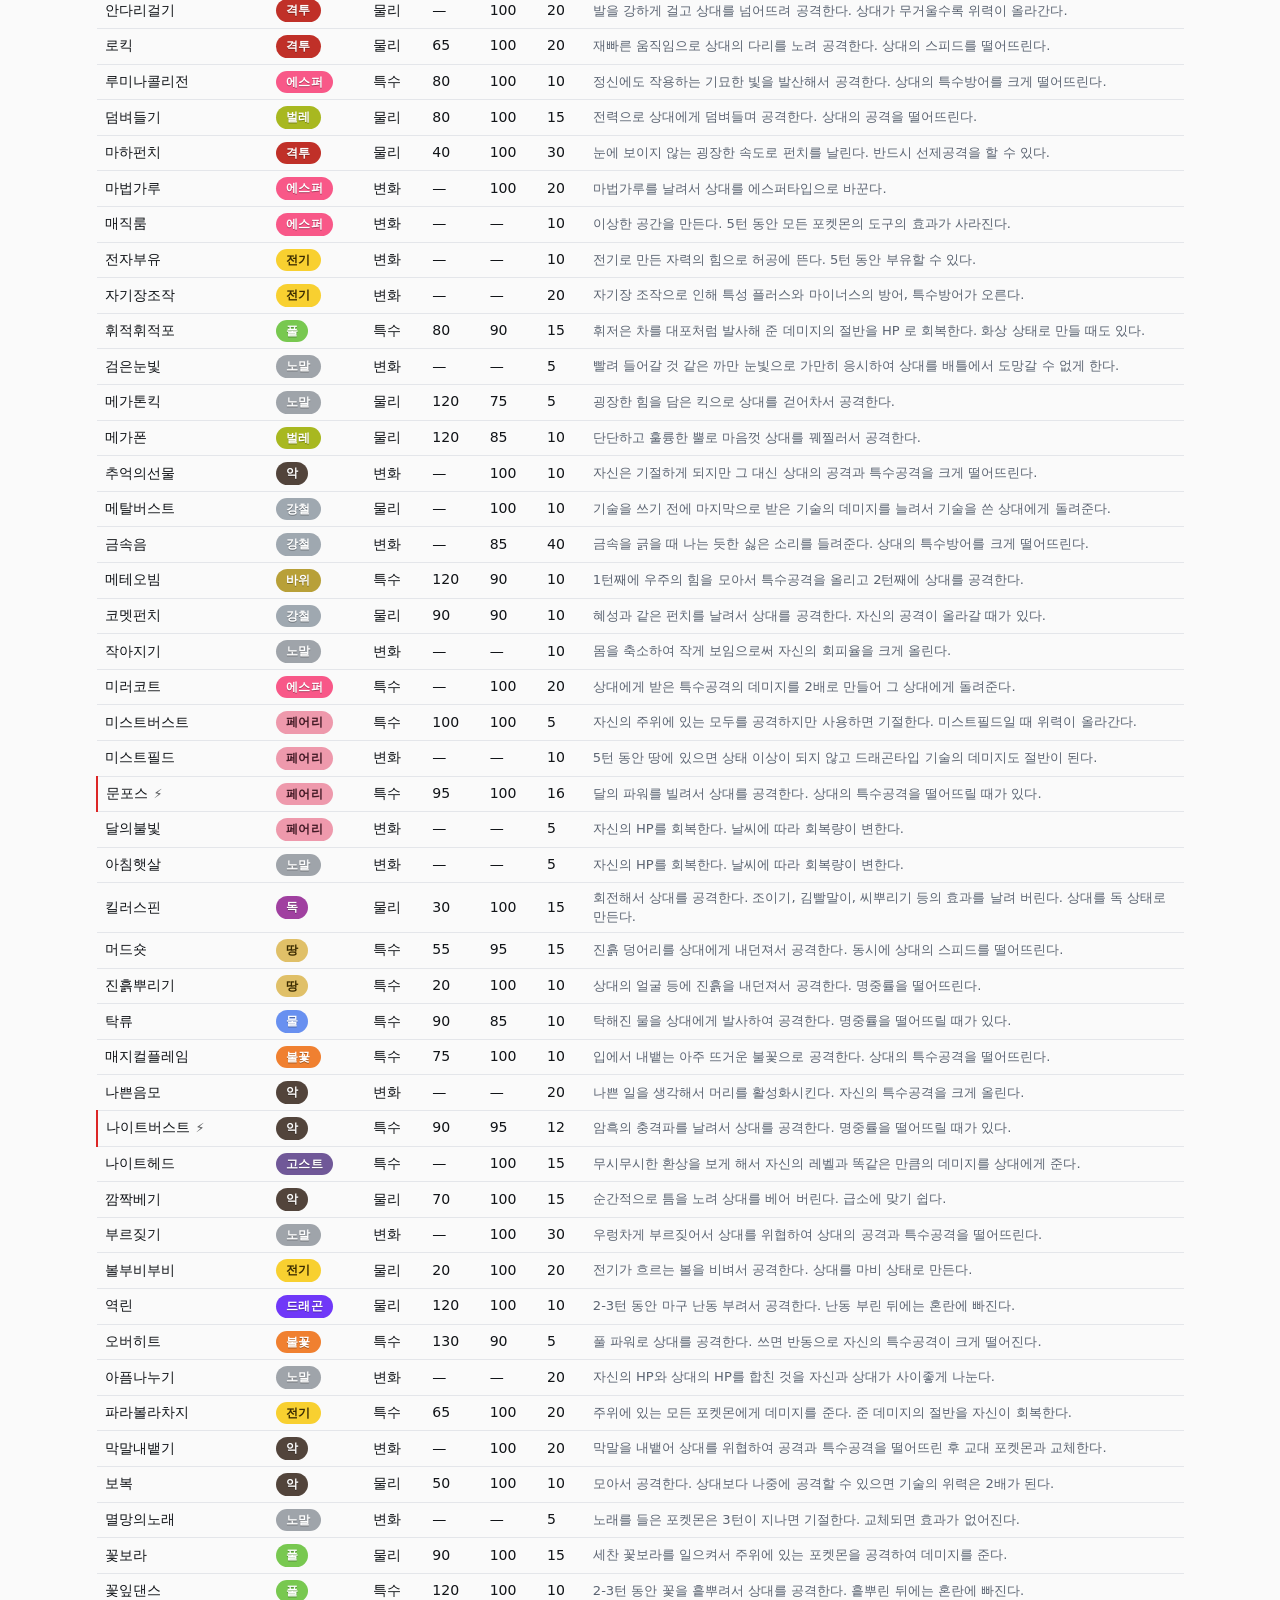
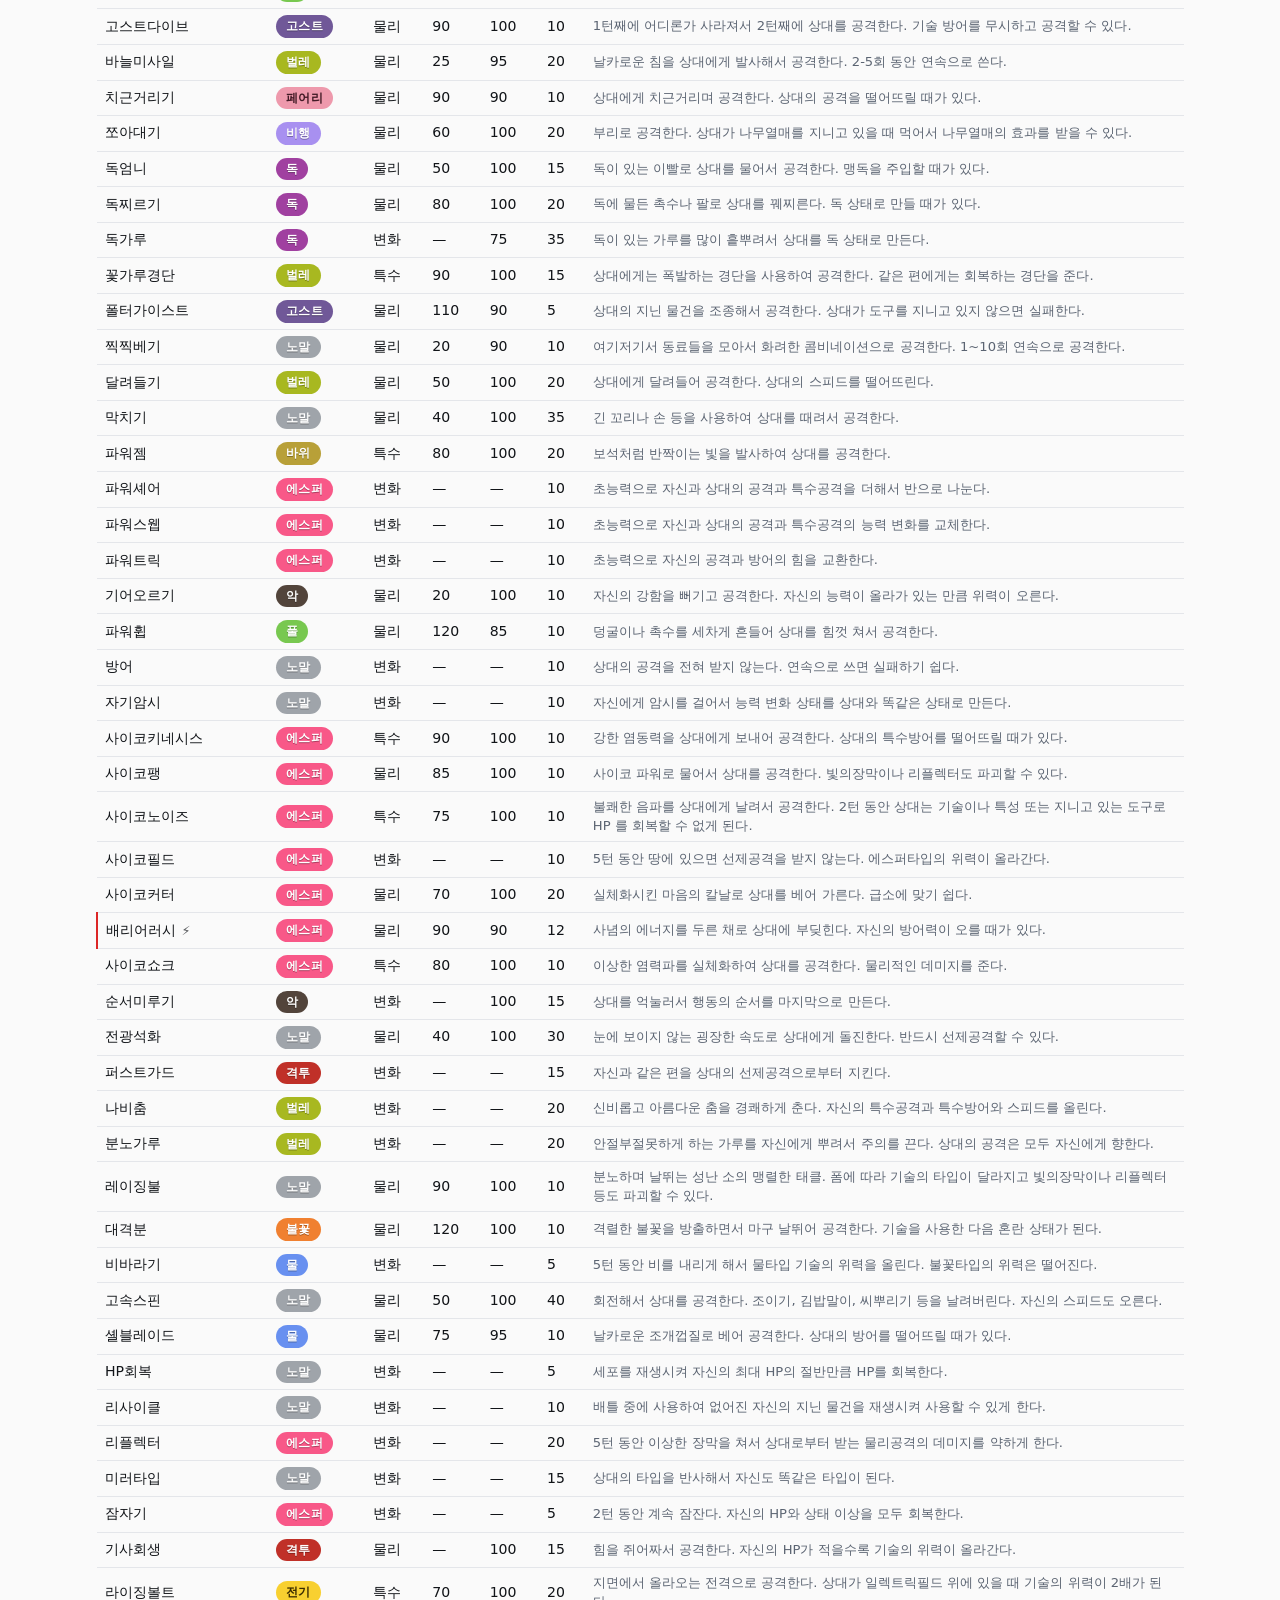
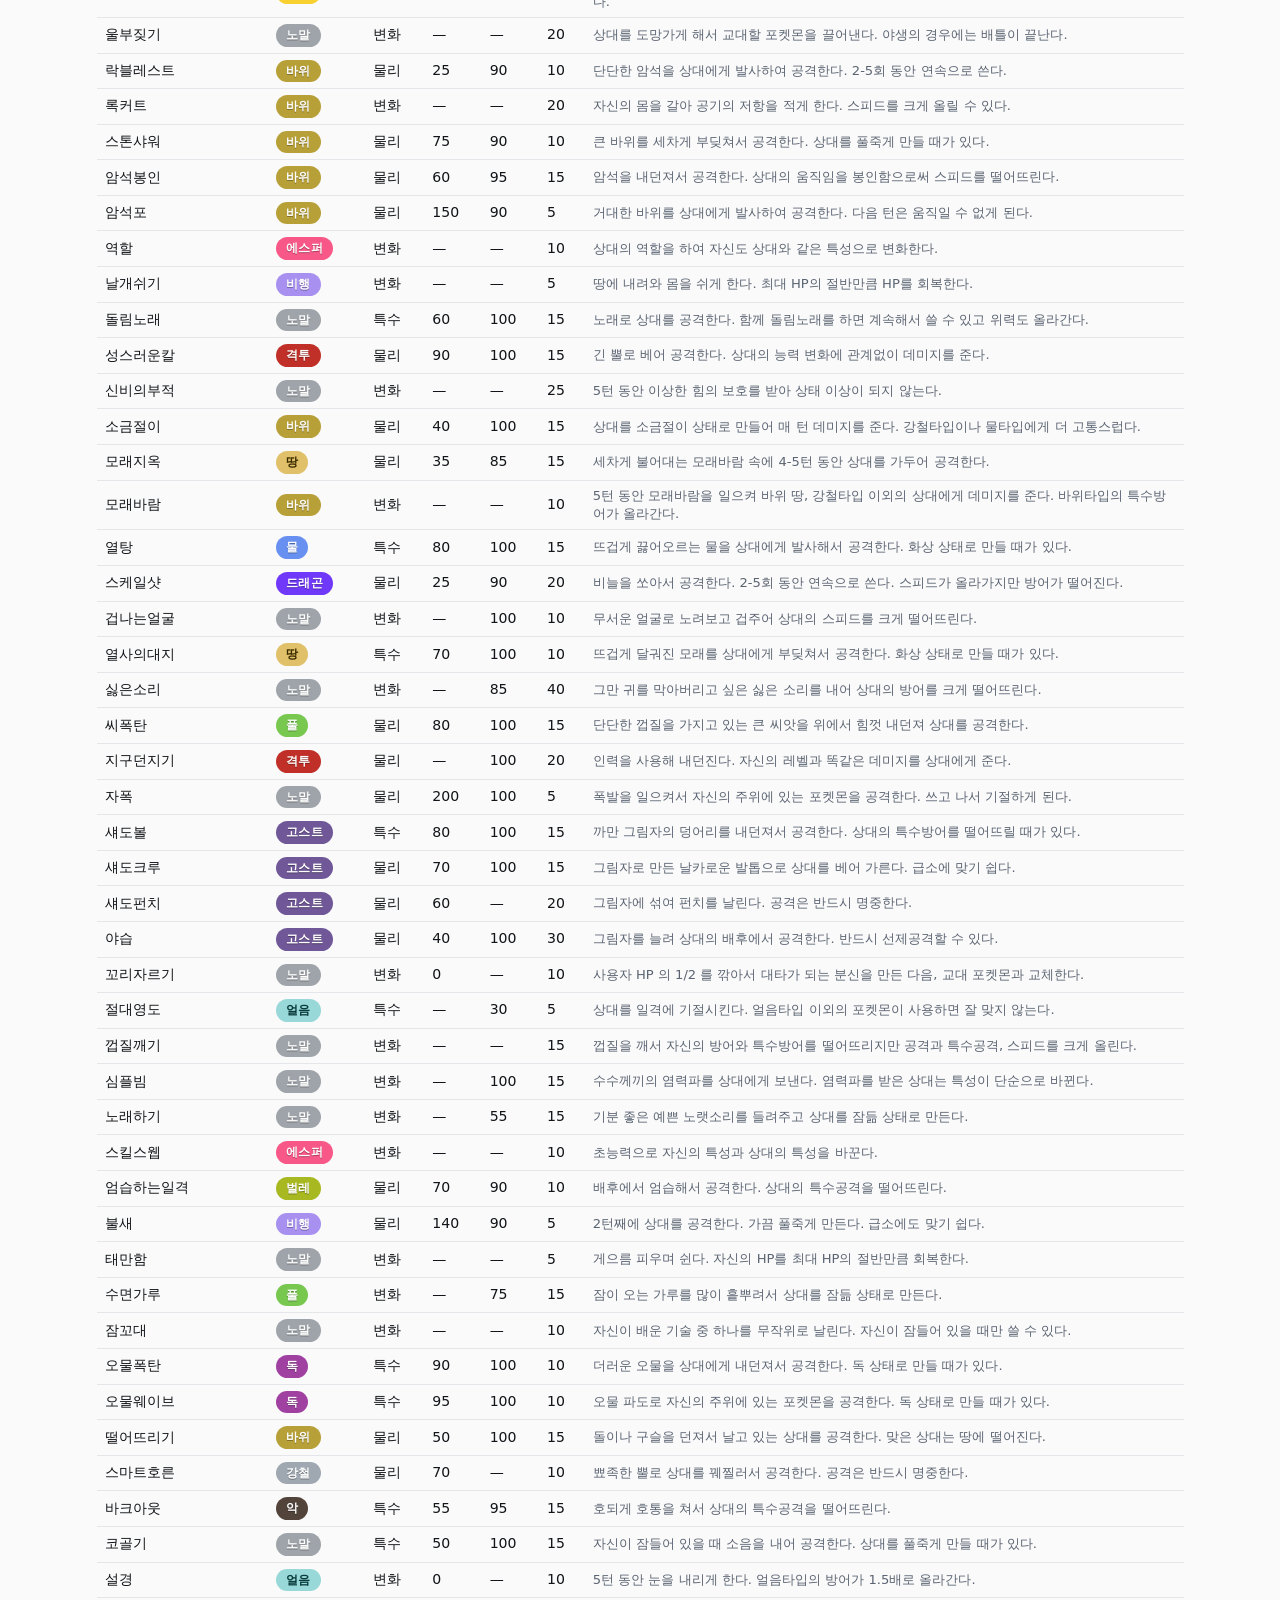
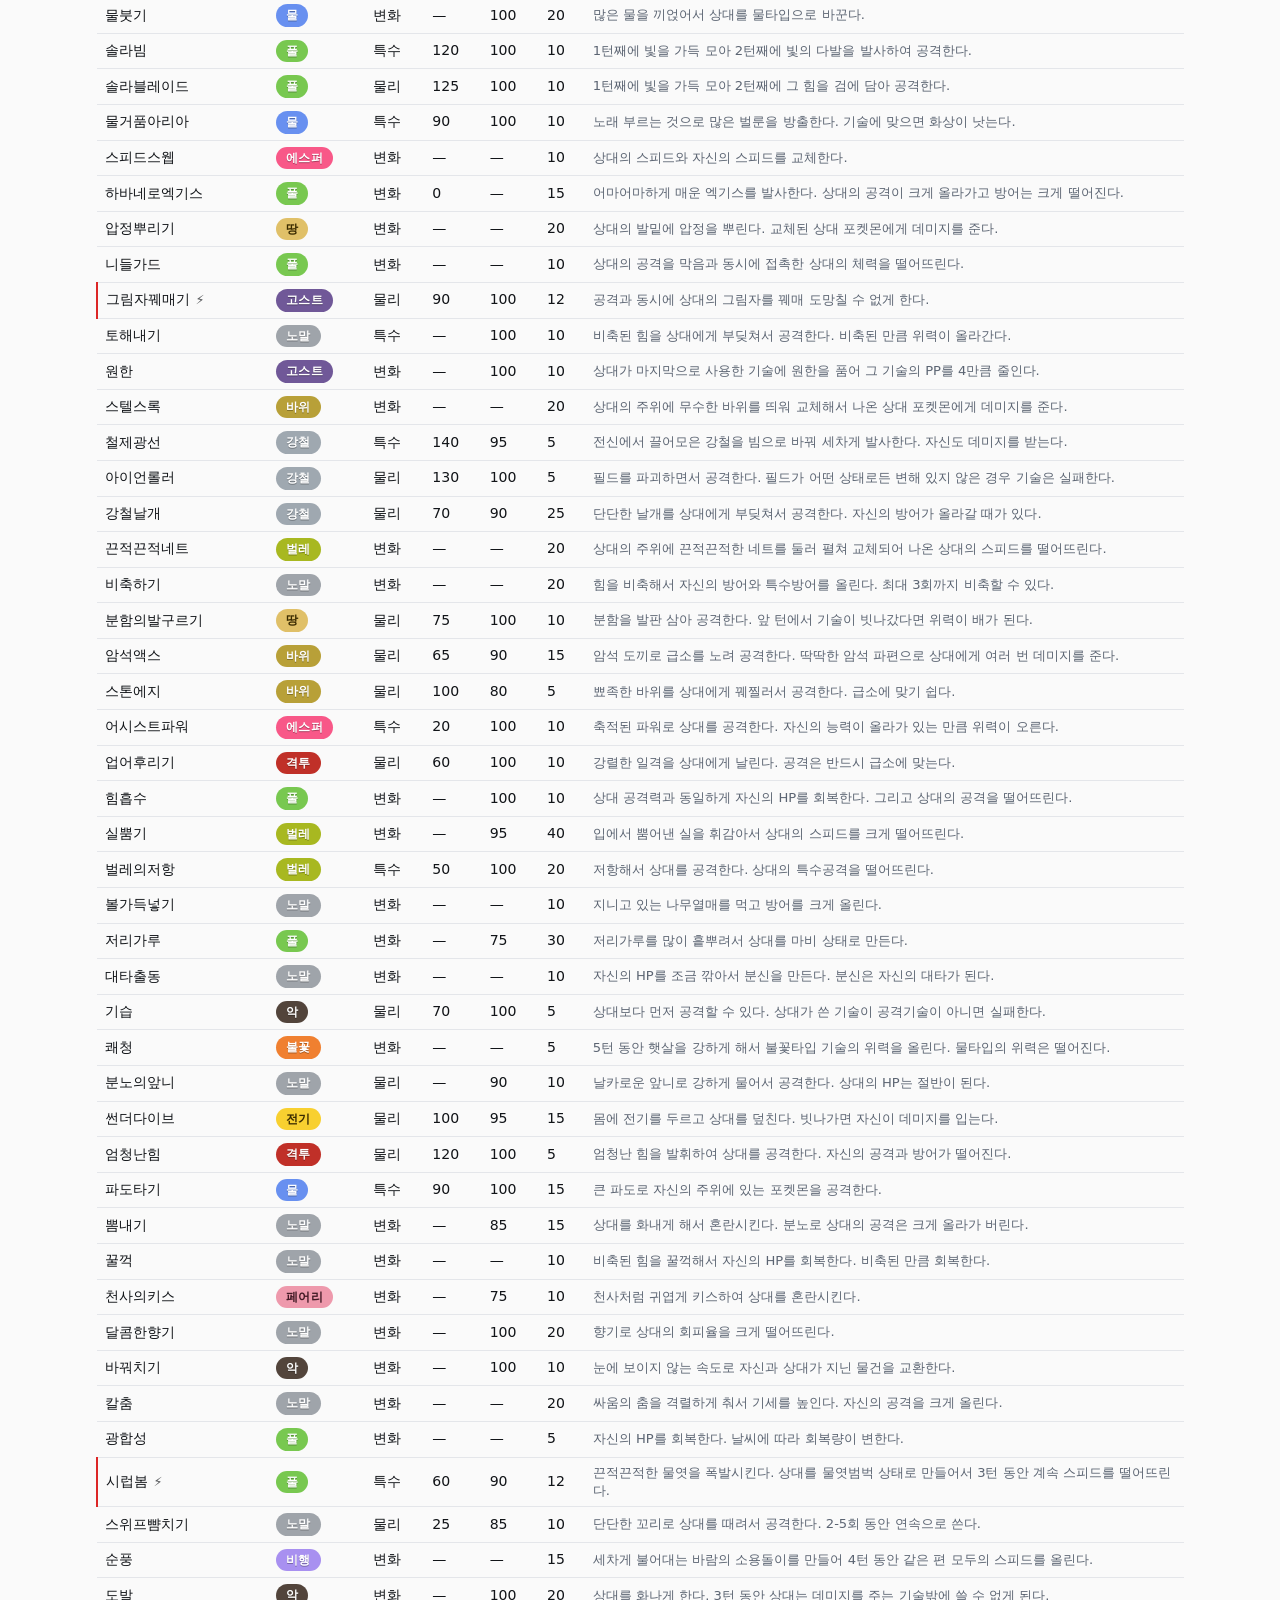
<file: web/moves.html>
<!doctype html>
<html lang="ko">
<head>
  <meta charset="utf-8" />
  <meta name="viewport" content="width=device-width, initial-scale=1, viewport-fit=cover" />
  <meta name="color-scheme" content="light dark" />
  <title data-i18n="page.title.moves">기술 · 포켓몬 챔피언스</title>
  <meta name="description" content="Pokemon Champions 기술 481개 목록. 타입·분류·위력 검색·필터, Champions 재밸런스 기술 강조 표시." />
  <link rel="icon" href="data:image/svg+xml,%3Csvg xmlns='http://www.w3.org/2000/svg' viewBox='0 0 64 64'%3E%3Ccircle cx='32' cy='32' r='28' fill='%23ef4444' stroke='%23111' stroke-width='4'/%3E%3Crect x='4' y='30' width='56' height='4' fill='%23111'/%3E%3Ccircle cx='32' cy='32' r='8' fill='%23fff' stroke='%23111' stroke-width='4'/%3E%3C/svg%3E" />
  <link rel="stylesheet" href="./assets/style.css" />
</head>
<body>
  <a class="skip-link" href="#main" data-i18n="skip">본문으로 건너뛰기</a>

  <header class="site-header">
    <div class="container site-header__inner">
      <div class="brand-area">
        <button class="lang-toggle" id="lang-toggle" type="button" aria-label="언어 전환">
          <span class="lang-toggle__opt" data-lang="ko">한</span>
          <span class="lang-toggle__opt" data-lang="en">EN</span>
        </button>
        <a class="brand" href="./index.html" data-i18n-aria="brand">
          <span class="brand__mark" aria-hidden="true"></span>
          <span class="brand__name" data-i18n="brand">포켓몬 챔피언스</span>
        </a>
      </div>
      <nav class="primary-nav" aria-label="주요 메뉴">
        <a href="./pokemon.html" data-i18n="nav.pokemon">포켓몬</a>
        <a href="./items.html" data-i18n="nav.items">도구</a>
        <a href="./abilities.html" data-i18n="nav.abilities">특성</a>
        <a href="./moves.html" data-i18n="nav.moves">기술</a>
        <a href="./party.html" data-i18n="nav.party">파티 빌더</a>
      </nav>
    </div>
  </header>

  <main id="main" class="container">
    <section class="page-header">
      <h1 data-i18n="moves.title">기술</h1>
      <p class="muted" data-i18n="moves.desc">Pokemon Champions 에 등장하는 모든 기술. 타입·분류로 필터링하고 위력·명중·PP 로 정렬할 수 있습니다.</p>
    </section>

    <section class="filters" aria-label="필터">
      <div class="filters__row">
        <label class="field field--grow">
          <span class="field__label" data-i18n="search">검색</span>
          <input
            type="search"
            id="search"
            class="field__input"
            data-i18n-ph="moves.searchPlaceholder"
            placeholder="이름(한/영) · 슬러그 · 설명"
            autocomplete="off"
            spellcheck="false"
          />
        </label>

        <label class="field">
          <span class="field__label" data-i18n="pokemon.sort">정렬</span>
          <select id="sort" class="field__input">
            <option value="nameEn" data-i18n="moves.sort.nameEn">이름(영)</option>
            <option value="nameKo" data-i18n="moves.sort.nameKo">이름(한)</option>
            <option value="type" data-i18n="moves.sort.type">타입</option>
            <option value="power" data-i18n="moves.sort.power">위력</option>
            <option value="accuracy" data-i18n="moves.sort.accuracy">명중</option>
            <option value="pp" data-i18n="moves.sort.pp">PP</option>
          </select>
        </label>
      </div>

      <fieldset class="filters__group">
        <legend class="field__label" data-i18n="pokemon.filterType">타입</legend>
        <div id="type-filters" class="chip-row" role="group" aria-label="타입 선택"></div>
      </fieldset>

      <fieldset class="filters__group">
        <legend class="field__label" data-i18n="moves.filterCategory">분류</legend>
        <div id="category-filters" class="chip-row chip-row--dense" role="group" aria-label="분류 선택"></div>
      </fieldset>

      <div class="filters__row filters__row--between">
        <label class="field field--inline">
          <input type="checkbox" id="champions-only" class="field__checkbox" />
          <span data-i18n="moves.championsOnly">Champions 에서 수치 변경된 기술만</span>
        </label>
      </div>

      <div class="filters__row filters__row--between">
        <p class="result-count" aria-live="polite">
          <span id="result-count">—</span> / <span id="total-count">—</span> <span data-i18n="moves.unit">개</span>
        </p>
        <button type="button" id="reset-filters" class="button button--ghost" data-i18n="reset">초기화</button>
      </div>
    </section>

    <section aria-labelledby="result-heading">
      <h2 id="result-heading" class="sr-only">검색 결과</h2>
      <div class="moves-table-wrap">
        <table class="moves-table" id="moves-table">
          <thead>
            <tr>
              <th data-i18n="detail.move.name">기술</th>
              <th data-i18n="detail.move.type">타입</th>
              <th data-i18n="detail.move.category">분류</th>
              <th data-i18n="detail.move.power">위력</th>
              <th data-i18n="detail.move.accuracy">명중</th>
              <th data-i18n="detail.move.pp">PP</th>
              <th data-i18n="moves.col.flavor">설명</th>
            </tr>
          </thead>
          <tbody id="moves-tbody" aria-live="polite"></tbody>
        </table>
      </div>
      <p id="empty-state" class="empty-state" hidden data-i18n="moves.empty">조건에 맞는 기술이 없습니다.</p>
    </section>
  </main>

  <footer class="site-footer">
    <div class="container site-footer__inner">
      <p>
        <span data-i18n="footer.source">데이터 출처:</span>
        <a href="https://pokeapi.co/" rel="noopener external">PokeAPI</a> ·
        serebii.net
      </p>
      <p>
        <a class="btn-sponsor" href="https://ko-fi.com/jyanny14" rel="noopener external" data-i18n-title="footer.sponsorHint" title="프로젝트 운영에 대한 작은 감사 · 수익 목적 아님 · 비영리 팬 프로젝트">
          <svg viewBox="0 0 24 24" width="16" height="16" fill="currentColor" aria-hidden="true"><path d="M18.5 3H6c-1.1 0-2 .9-2 2v5.71c0 3.83 2.95 7.18 6.78 7.29 3.96.12 7.22-3.06 7.22-7v-1h.5c1.93 0 3.5-1.57 3.5-3.5S20.43 3 18.5 3zM16 5v3H6V5h10zm2.5 3H18V5h.5c.83 0 1.5.67 1.5 1.5S19.33 8 18.5 8zM4 19h16v2H4z"/></svg>
          <span data-i18n="footer.sponsor">후원하기</span>
        </a>
      </p>
      <p class="site-footer__disclosure" data-i18n="footer.disclosure">
        <strong>비영리 팬 프로젝트 안내:</strong> 이 사이트는 Pokémon Champions 플레이어를 위한 비영리 팬 프로젝트입니다. Nintendo, Creatures Inc., GAME FREAK, The Pokémon Company 와 제휴·후원·공식 승인을 받은 서비스가 아닙니다.
      </p>
      <p class="muted" data-i18n="footer.copyright">
        Pokémon ©Nintendo · Creatures Inc. · GAME FREAK inc.
      </p>
    </div>
  </footer>

  <script type="module" src="./assets/app.js"></script>
  <script type="module" src="./assets/moves-list.js"></script>
</body>
</html>
</file>
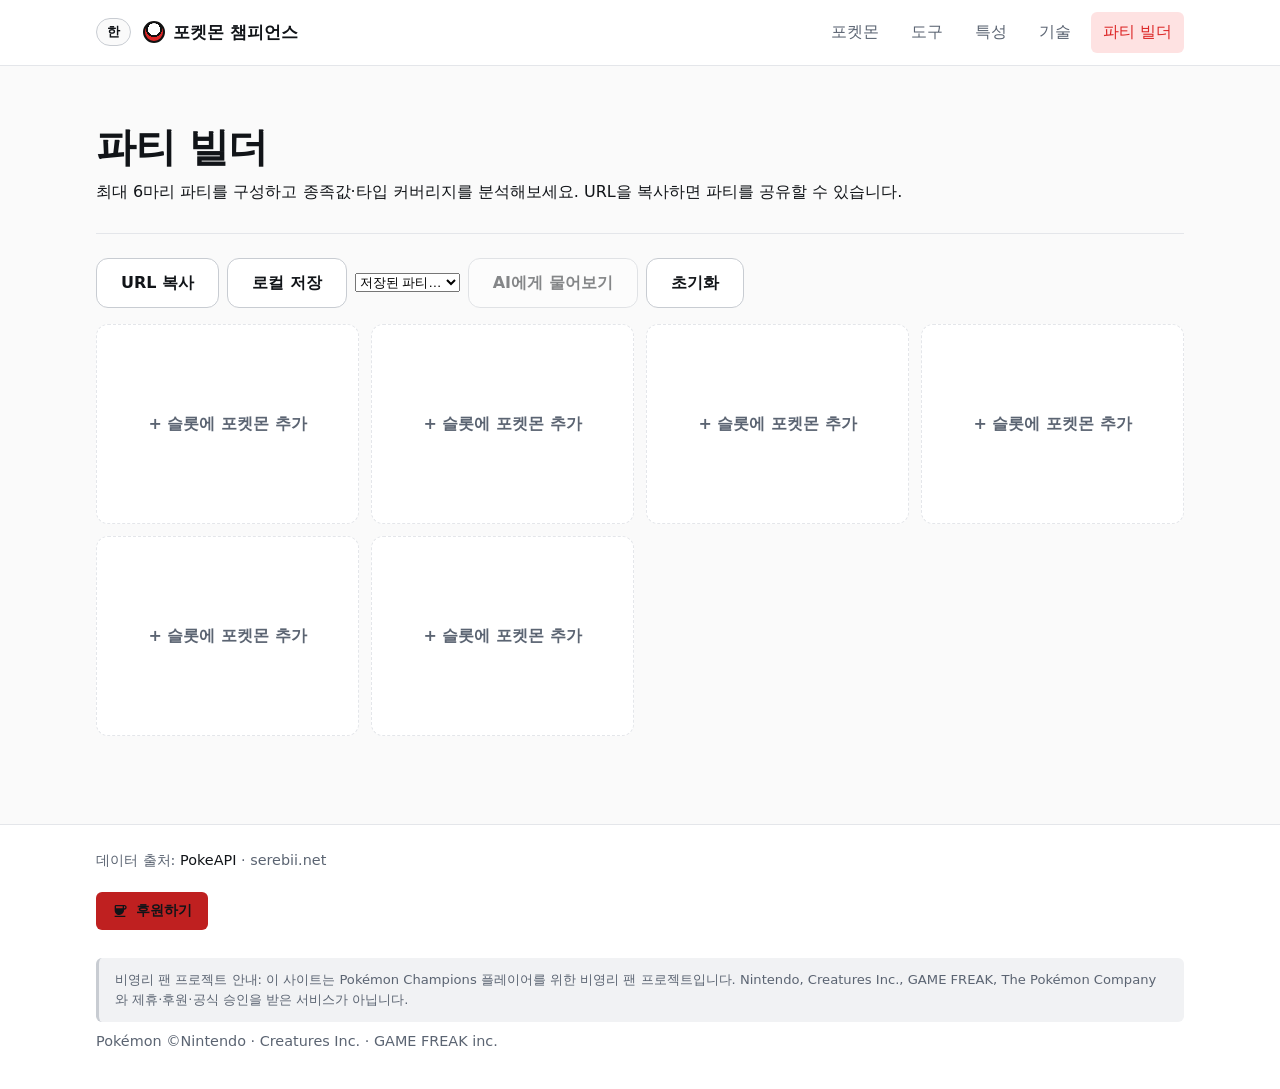
<file: web/party.html>
<!doctype html>
<html lang="ko">
<head>
  <meta charset="utf-8" />
  <meta name="viewport" content="width=device-width, initial-scale=1, viewport-fit=cover" />
  <meta name="color-scheme" content="light dark" />
  <title data-i18n="page.title.party">파티 빌더 · 포켓몬 챔피언스</title>
  <meta name="description" content="Pokemon Champions 파티 빌더. 6마리 파티 구성, 기술·특성·도구·SP·성격 세팅, 타입 약점 분석, AI 질문 생성까지 한 번에." />
  <link rel="icon" href="data:image/svg+xml,%3Csvg xmlns='http://www.w3.org/2000/svg' viewBox='0 0 64 64'%3E%3Ccircle cx='32' cy='32' r='28' fill='%23ef4444' stroke='%23111' stroke-width='4'/%3E%3Crect x='4' y='30' width='56' height='4' fill='%23111'/%3E%3Ccircle cx='32' cy='32' r='8' fill='%23fff' stroke='%23111' stroke-width='4'/%3E%3C/svg%3E" />
  <link rel="stylesheet" href="./assets/style.css" />
</head>
<body>
  <a class="skip-link" href="#main" data-i18n="skip">본문으로 건너뛰기</a>

  <header class="site-header">
    <div class="container site-header__inner">
      <div class="brand-area">
        <button class="lang-toggle" id="lang-toggle" type="button" aria-label="언어 전환">
          <span class="lang-toggle__opt" data-lang="ko">한</span>
          <span class="lang-toggle__opt" data-lang="en">EN</span>
        </button>
        <a class="brand" href="./index.html" data-i18n-aria="brand">
          <span class="brand__mark" aria-hidden="true"></span>
          <span class="brand__name" data-i18n="brand">포켓몬 챔피언스</span>
        </a>
      </div>
      <nav class="primary-nav" data-i18n-aria="nav.pokemon">
        <a href="./pokemon.html" data-i18n="nav.pokemon">포켓몬</a>
        <a href="./items.html" data-i18n="nav.items">도구</a>
        <a href="./abilities.html" data-i18n="nav.abilities">특성</a>
        <a href="./moves.html" data-i18n="nav.moves">기술</a>
        <a href="./party.html" data-i18n="nav.party">파티 빌더</a>
      </nav>
    </div>
  </header>

  <main id="main" class="container">
    <section class="page-header">
      <h1 class="page-title" data-i18n="party.title">파티 빌더</h1>
      <p class="page-lead" data-i18n="party.lead">최대 6마리 파티를 구성하고 종족값·타입 커버리지를 분석해보세요. URL을 복사하면 파티를 공유할 수 있습니다.</p>
    </section>

    <section class="party-actions" aria-label="파티 관리">
      <button class="button" id="share-party" type="button" data-i18n="party.copyUrl">URL 복사</button>
      <button class="button" id="save-party" type="button" data-i18n="party.save">로컬 저장</button>
      <select class="field__control" id="load-saved" aria-label="저장된 파티 불러오기">
        <option value="" data-i18n="party.loadSaved">저장된 파티…</option>
      </select>
      <a class="button" id="ai-prompts" href="./prompts.html" data-i18n="party.aiPrompts">AI에게 물어보기</a>
      <button class="button" id="reset-party" type="button" data-i18n="party.reset">초기화</button>
    </section>

    <div class="party-grid" id="party-grid" role="list" aria-label="파티 슬롯"></div>

    <section class="party-analysis" id="analysis" aria-label="파티 분석" hidden></section>
  </main>

  <!-- Pokemon picker modal -->
  <dialog class="picker-modal" id="picker-modal" aria-label="포켓몬 선택">
    <form method="dialog" class="picker-modal__head">
      <input class="picker-modal__search" id="picker-search" type="search" placeholder="이름(한/영) 검색…" data-i18n-ph="party.pickerSearch" />
      <div class="picker-modal__types" id="picker-type-filters" role="group" aria-label="타입 필터"></div>
      <button class="button" type="submit" value="cancel" data-i18n="party.close">닫기</button>
    </form>
    <div class="picker-modal__list" id="picker-list" role="listbox"></div>
    <p class="empty-state" id="picker-empty" hidden data-i18n="empty">결과가 없습니다.</p>
  </dialog>

  <!-- Move picker modal (shared across all 4 move slots × 6 party slots) -->
  <dialog class="picker-modal" id="move-picker-modal" data-i18n-aria="party.movePicker.title" aria-label="기술 선택">
    <form method="dialog" class="picker-modal__head">
      <input class="picker-modal__search" id="move-picker-search" type="search" placeholder="기술 이름(한/영) 검색…" data-i18n-ph="party.movePicker.searchPlaceholder" />
      <div class="picker-modal__types" id="move-picker-type-filters" role="group" data-i18n-aria="party.movePicker.typeFilter" aria-label="타입 필터"></div>
      <div class="picker-modal__types" id="move-picker-cat-filters" role="group" data-i18n-aria="party.movePicker.catFilter" aria-label="분류 필터"></div>
      <button class="button" type="submit" value="cancel" data-i18n="party.close">닫기</button>
    </form>
    <div class="picker-modal__list" id="move-picker-list" role="listbox"></div>
    <p class="empty-state" id="move-picker-empty" hidden data-i18n="empty">결과가 없습니다.</p>
  </dialog>

  <footer class="site-footer">
    <div class="container site-footer__inner">
      <p>
        <span data-i18n="footer.source">데이터 출처:</span>
        <a href="https://pokeapi.co/" rel="noopener external">PokeAPI</a> ·
        serebii.net
      </p>
      <p>
        <a class="btn-sponsor" href="https://ko-fi.com/jyanny14" rel="noopener external" data-i18n-title="footer.sponsorHint" title="프로젝트 운영에 대한 작은 감사 · 수익 목적 아님 · 비영리 팬 프로젝트">
          <svg viewBox="0 0 24 24" width="16" height="16" fill="currentColor" aria-hidden="true"><path d="M18.5 3H6c-1.1 0-2 .9-2 2v5.71c0 3.83 2.95 7.18 6.78 7.29 3.96.12 7.22-3.06 7.22-7v-1h.5c1.93 0 3.5-1.57 3.5-3.5S20.43 3 18.5 3zM16 5v3H6V5h10zm2.5 3H18V5h.5c.83 0 1.5.67 1.5 1.5S19.33 8 18.5 8zM4 19h16v2H4z"/></svg>
          <span data-i18n="footer.sponsor">후원하기</span>
        </a>
      </p>
      <p class="site-footer__disclosure" data-i18n="footer.disclosure">
        <strong>비영리 팬 프로젝트 안내:</strong> 이 사이트는 Pokémon Champions 플레이어를 위한 비영리 팬 프로젝트입니다. Nintendo, Creatures Inc., GAME FREAK, The Pokémon Company 와 제휴·후원·공식 승인을 받은 서비스가 아닙니다.
      </p>
      <p class="muted" data-i18n="footer.copyright">
        Pokémon ©Nintendo · Creatures Inc. · GAME FREAK inc.
      </p>
    </div>
  </footer>

  <script type="module" src="./assets/party.js"></script>
</body>
</html>
</file>
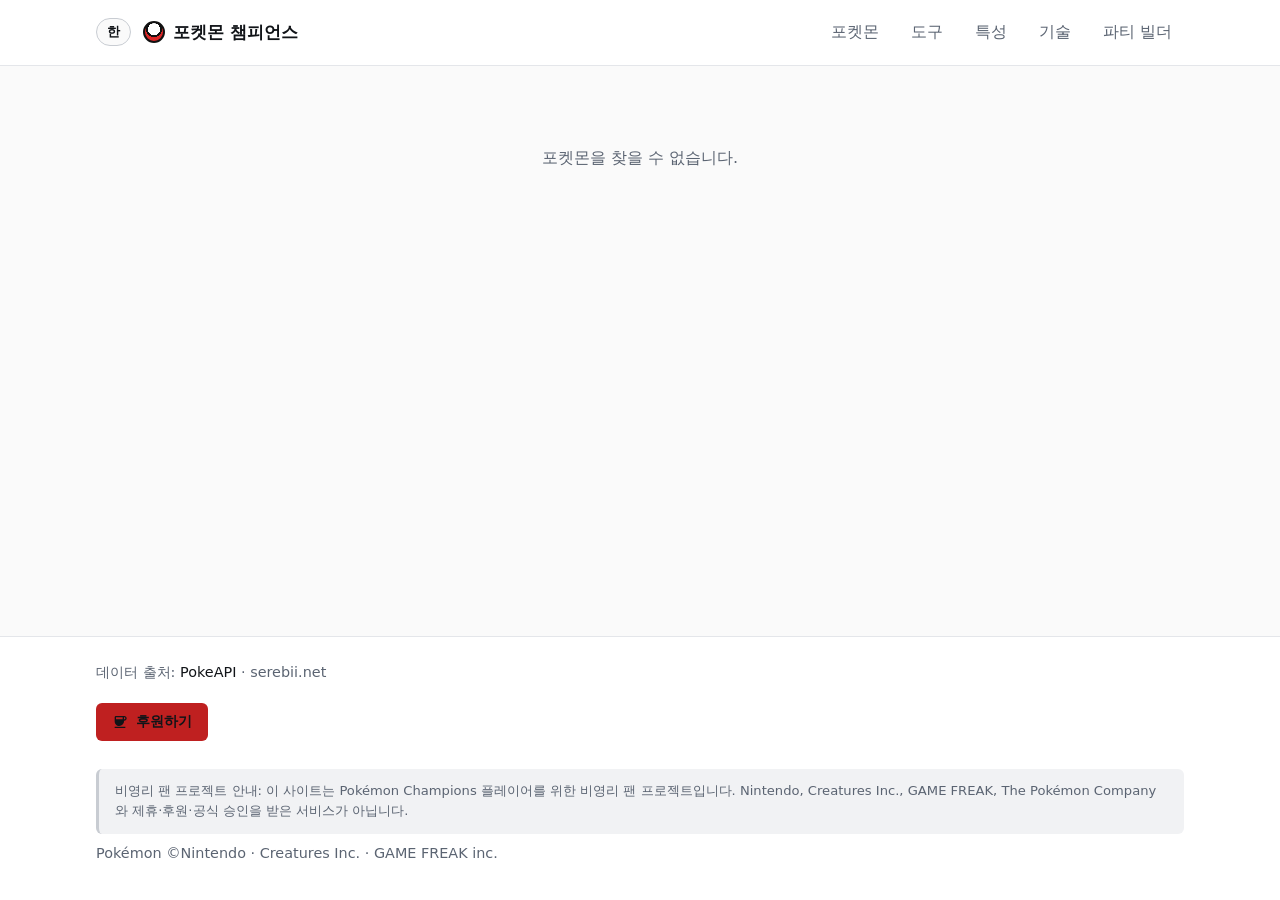
<file: web/pokemon-detail.html>
<!doctype html>
<html lang="ko">
<head>
  <meta charset="utf-8" />
  <meta name="viewport" content="width=device-width, initial-scale=1, viewport-fit=cover" />
  <meta name="color-scheme" content="light dark" />
  <title>포켓몬 상세 · Pokemon Champions 파티 빌더</title>
  <link rel="icon" href="data:image/svg+xml,%3Csvg xmlns='http://www.w3.org/2000/svg' viewBox='0 0 64 64'%3E%3Ccircle cx='32' cy='32' r='28' fill='%23ef4444' stroke='%23111' stroke-width='4'/%3E%3Crect x='4' y='30' width='56' height='4' fill='%23111'/%3E%3Ccircle cx='32' cy='32' r='8' fill='%23fff' stroke='%23111' stroke-width='4'/%3E%3C/svg%3E" />
  <link rel="stylesheet" href="./assets/style.css" />
</head>
<body>
  <a class="skip-link" href="#main" data-i18n="skip">본문으로 건너뛰기</a>

  <header class="site-header">
    <div class="container site-header__inner">
      <div class="brand-area">
        <button class="lang-toggle" id="lang-toggle" type="button" aria-label="언어 전환">
          <span class="lang-toggle__opt" data-lang="ko">한</span>
          <span class="lang-toggle__opt" data-lang="en">EN</span>
        </button>
        <a class="brand" href="./index.html" data-i18n-aria="brand">
          <span class="brand__mark" aria-hidden="true"></span>
          <span class="brand__name" data-i18n="brand">포켓몬 챔피언스</span>
        </a>
      </div>
      <nav class="primary-nav" aria-label="주요 메뉴">
        <a href="./pokemon.html" data-i18n="nav.pokemon">포켓몬</a>
        <a href="./items.html" data-i18n="nav.items">도구</a>
        <a href="./abilities.html" data-i18n="nav.abilities">특성</a>
        <a href="./moves.html" data-i18n="nav.moves">기술</a>
        <a href="./party.html" data-i18n="nav.party">파티 빌더</a>
      </nav>
    </div>
  </header>

  <main id="main" class="container">
    <div id="detail-root">
      <p class="empty-state" data-i18n="detail.loading">불러오는 중…</p>
    </div>
  </main>

  <footer class="site-footer">
    <div class="container site-footer__inner">
      <p>
        <span data-i18n="footer.source">데이터 출처:</span>
        <a href="https://pokeapi.co/" rel="noopener external">PokeAPI</a> ·
        serebii.net
      </p>
      <p>
        <a class="btn-sponsor" href="https://ko-fi.com/jyanny14" rel="noopener external" data-i18n-title="footer.sponsorHint" title="프로젝트 운영에 대한 작은 감사 · 수익 목적 아님 · 비영리 팬 프로젝트">
          <svg viewBox="0 0 24 24" width="16" height="16" fill="currentColor" aria-hidden="true"><path d="M18.5 3H6c-1.1 0-2 .9-2 2v5.71c0 3.83 2.95 7.18 6.78 7.29 3.96.12 7.22-3.06 7.22-7v-1h.5c1.93 0 3.5-1.57 3.5-3.5S20.43 3 18.5 3zM16 5v3H6V5h10zm2.5 3H18V5h.5c.83 0 1.5.67 1.5 1.5S19.33 8 18.5 8zM4 19h16v2H4z"/></svg>
          <span data-i18n="footer.sponsor">후원하기</span>
        </a>
      </p>
      <p class="site-footer__disclosure" data-i18n="footer.disclosure">
        <strong>비영리 팬 프로젝트 안내:</strong> 이 사이트는 Pokémon Champions 플레이어를 위한 비영리 팬 프로젝트입니다. Nintendo, Creatures Inc., GAME FREAK, The Pokémon Company 와 제휴·후원·공식 승인을 받은 서비스가 아닙니다.
      </p>
      <p class="muted" data-i18n="footer.copyright">
        Pokémon ©Nintendo · Creatures Inc. · GAME FREAK inc.
      </p>
    </div>
  </footer>

  <script type="module" src="./assets/app.js"></script>
  <script type="module" src="./assets/pokemon-detail.js"></script>
</body>
</html>
</file>
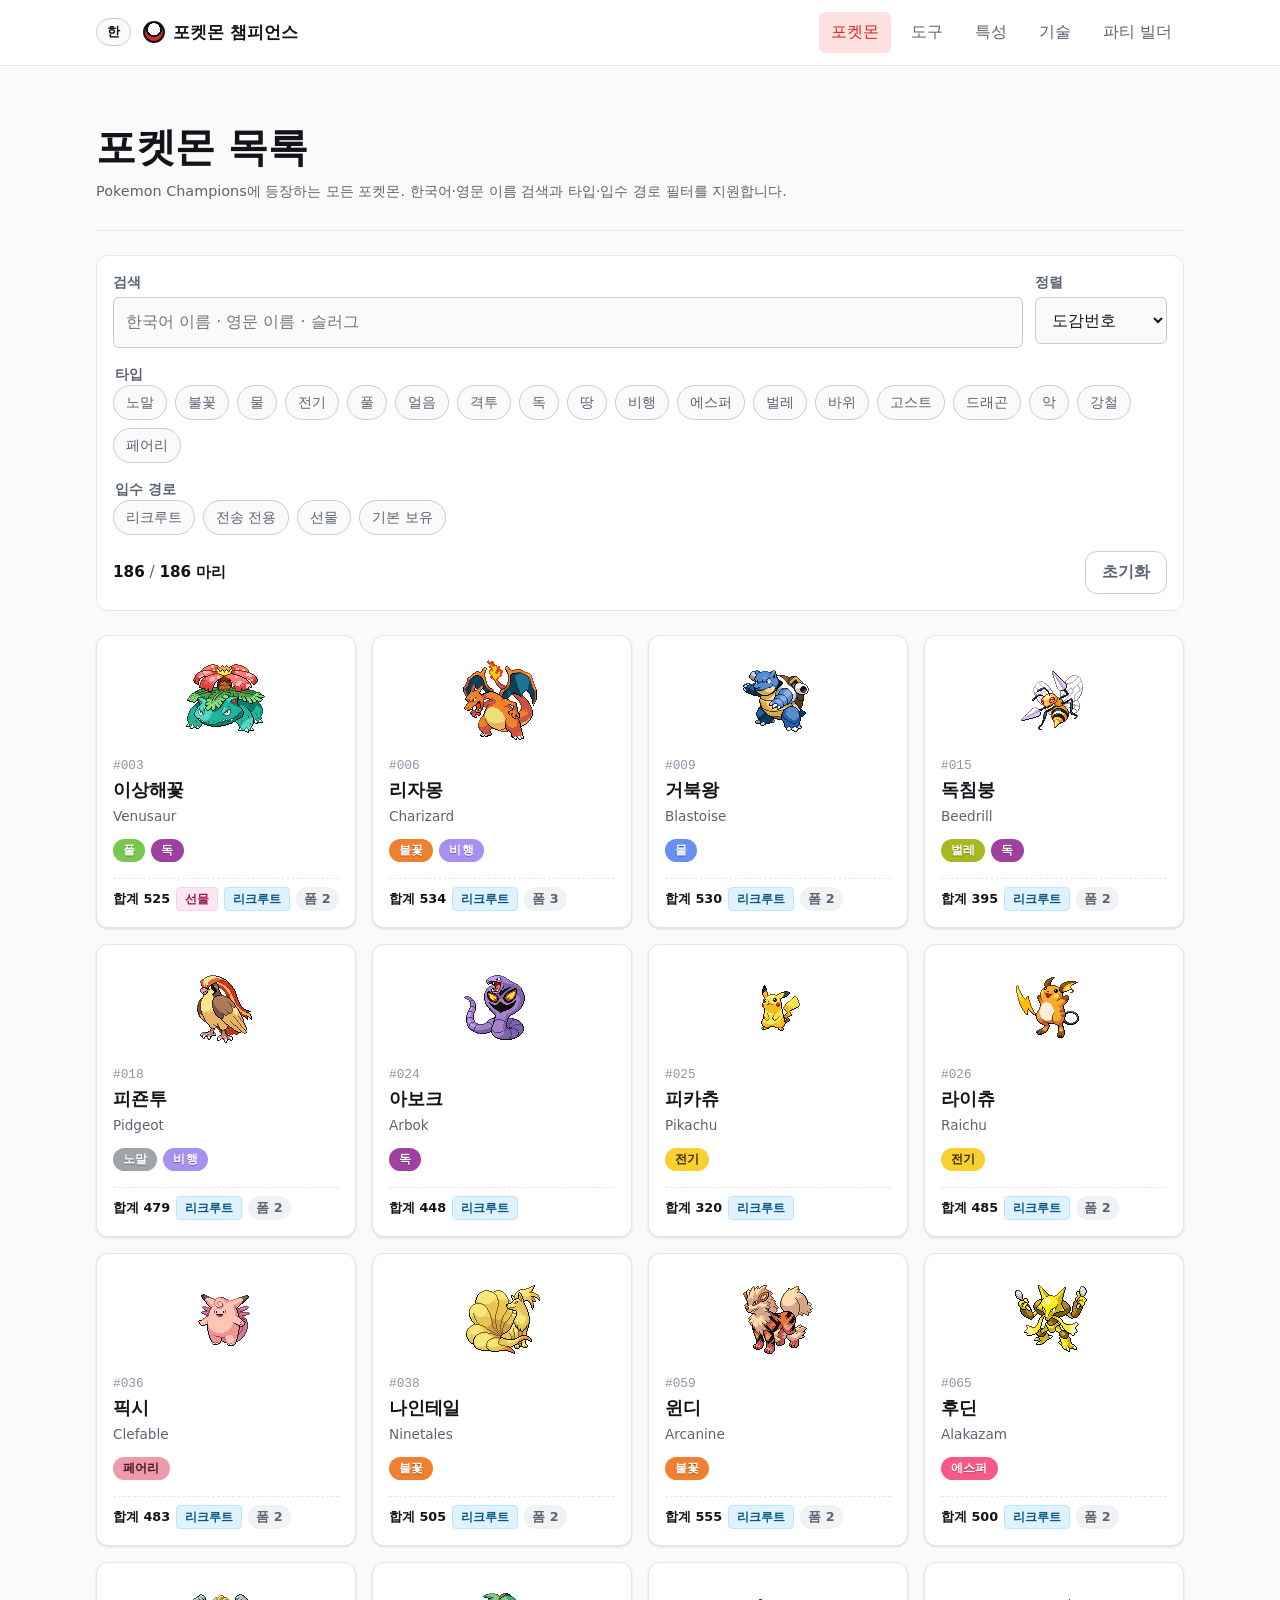
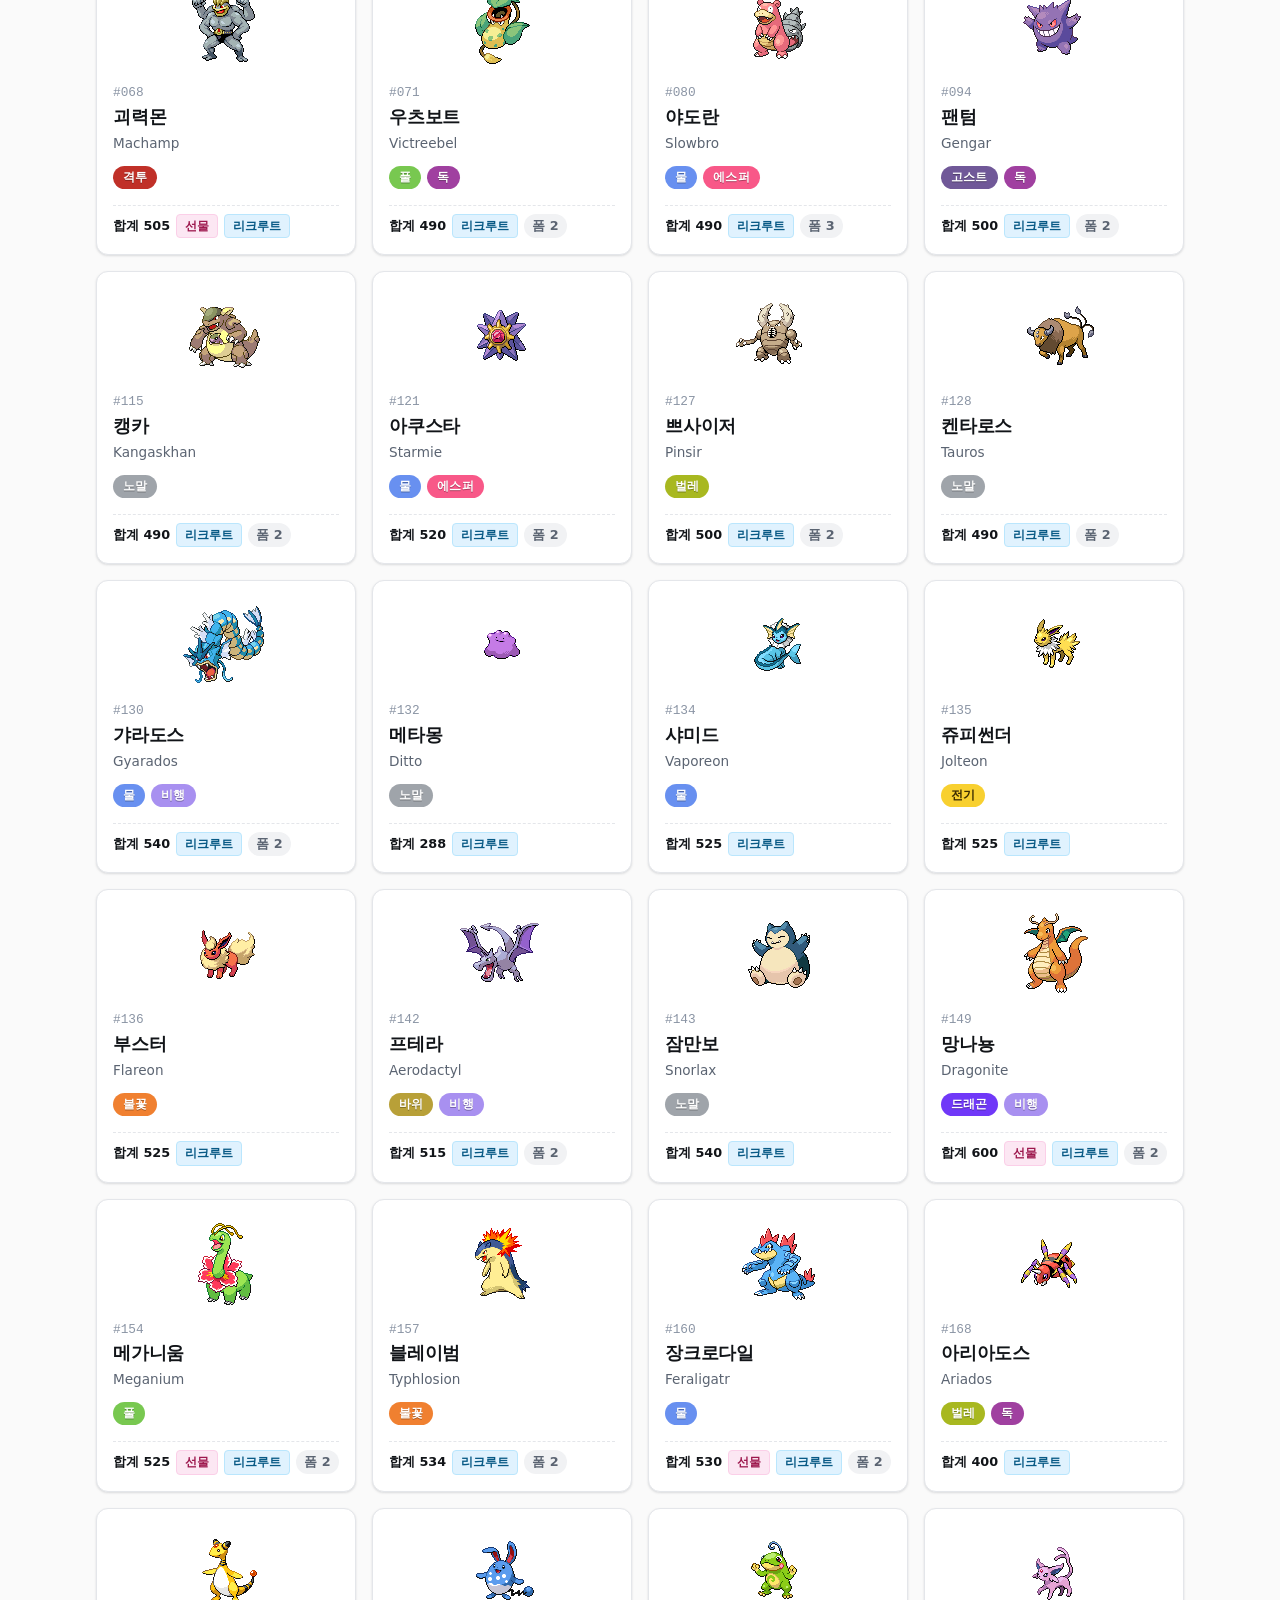
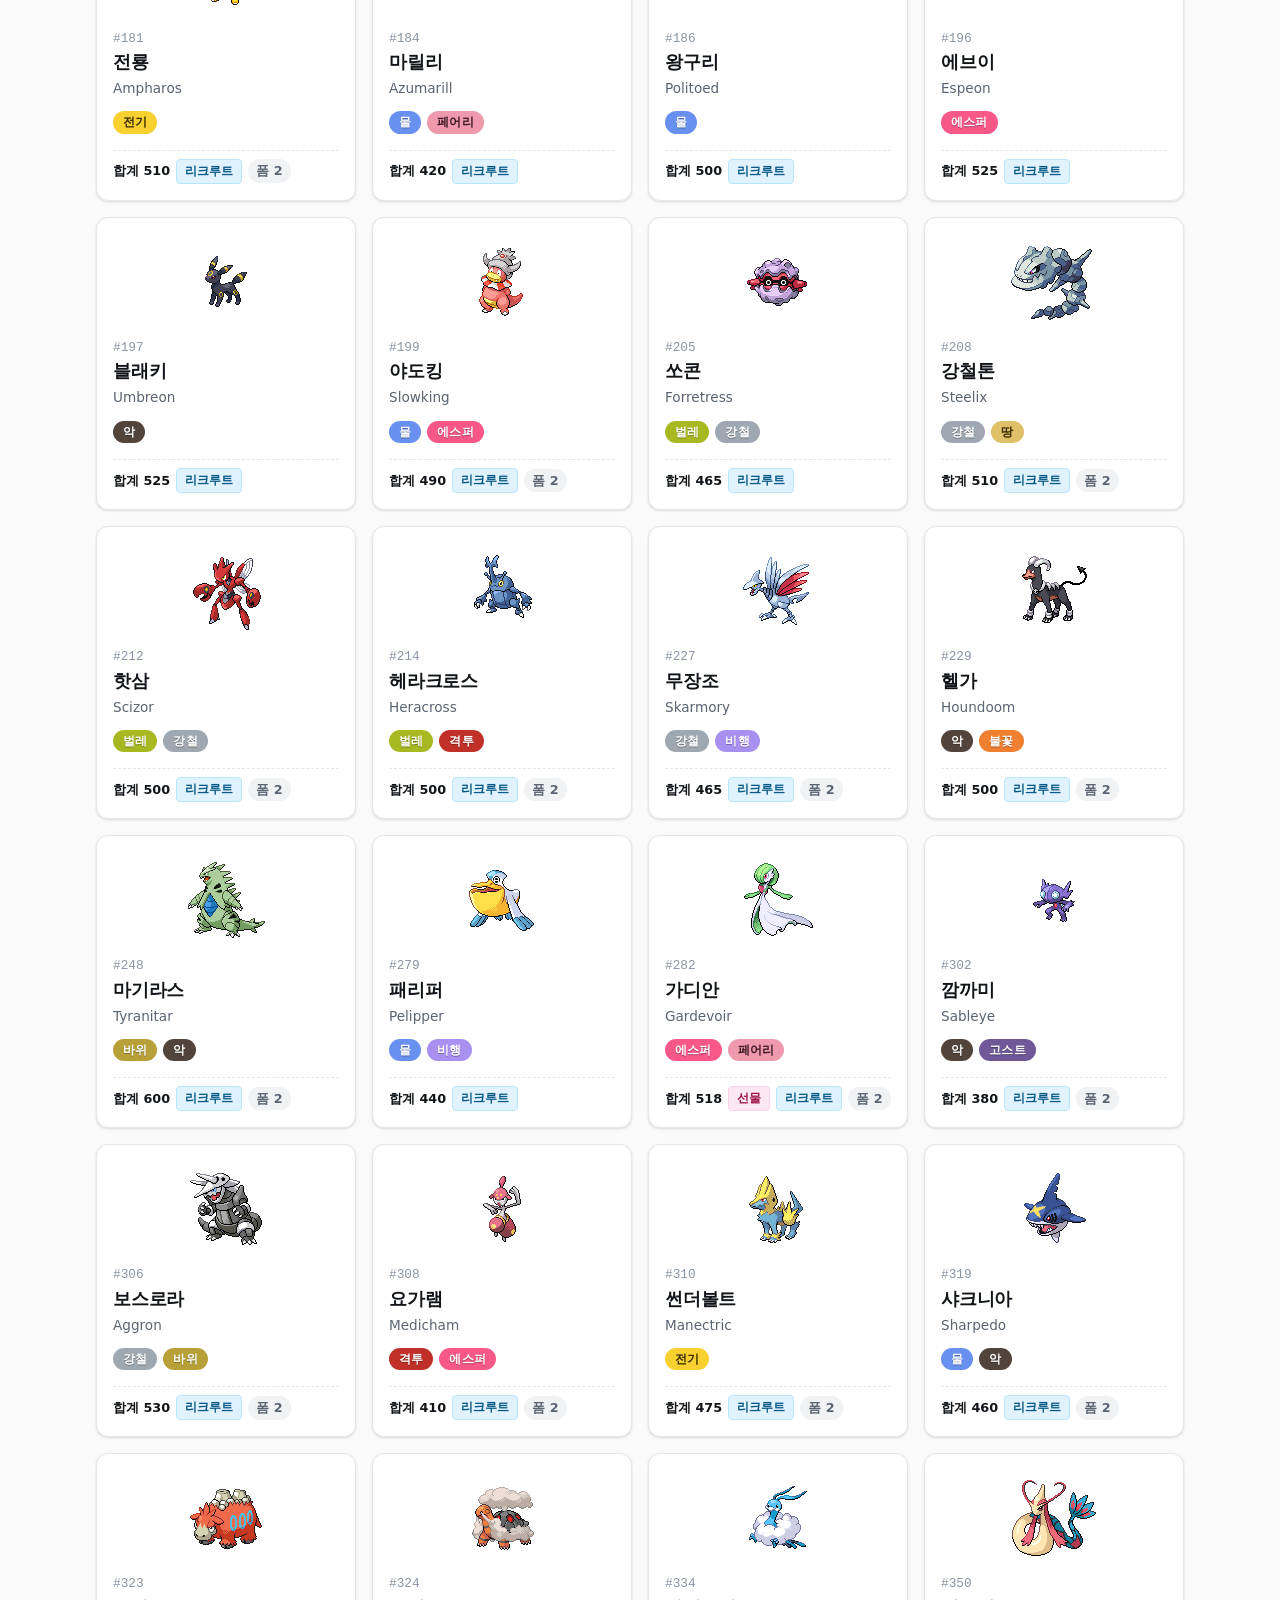
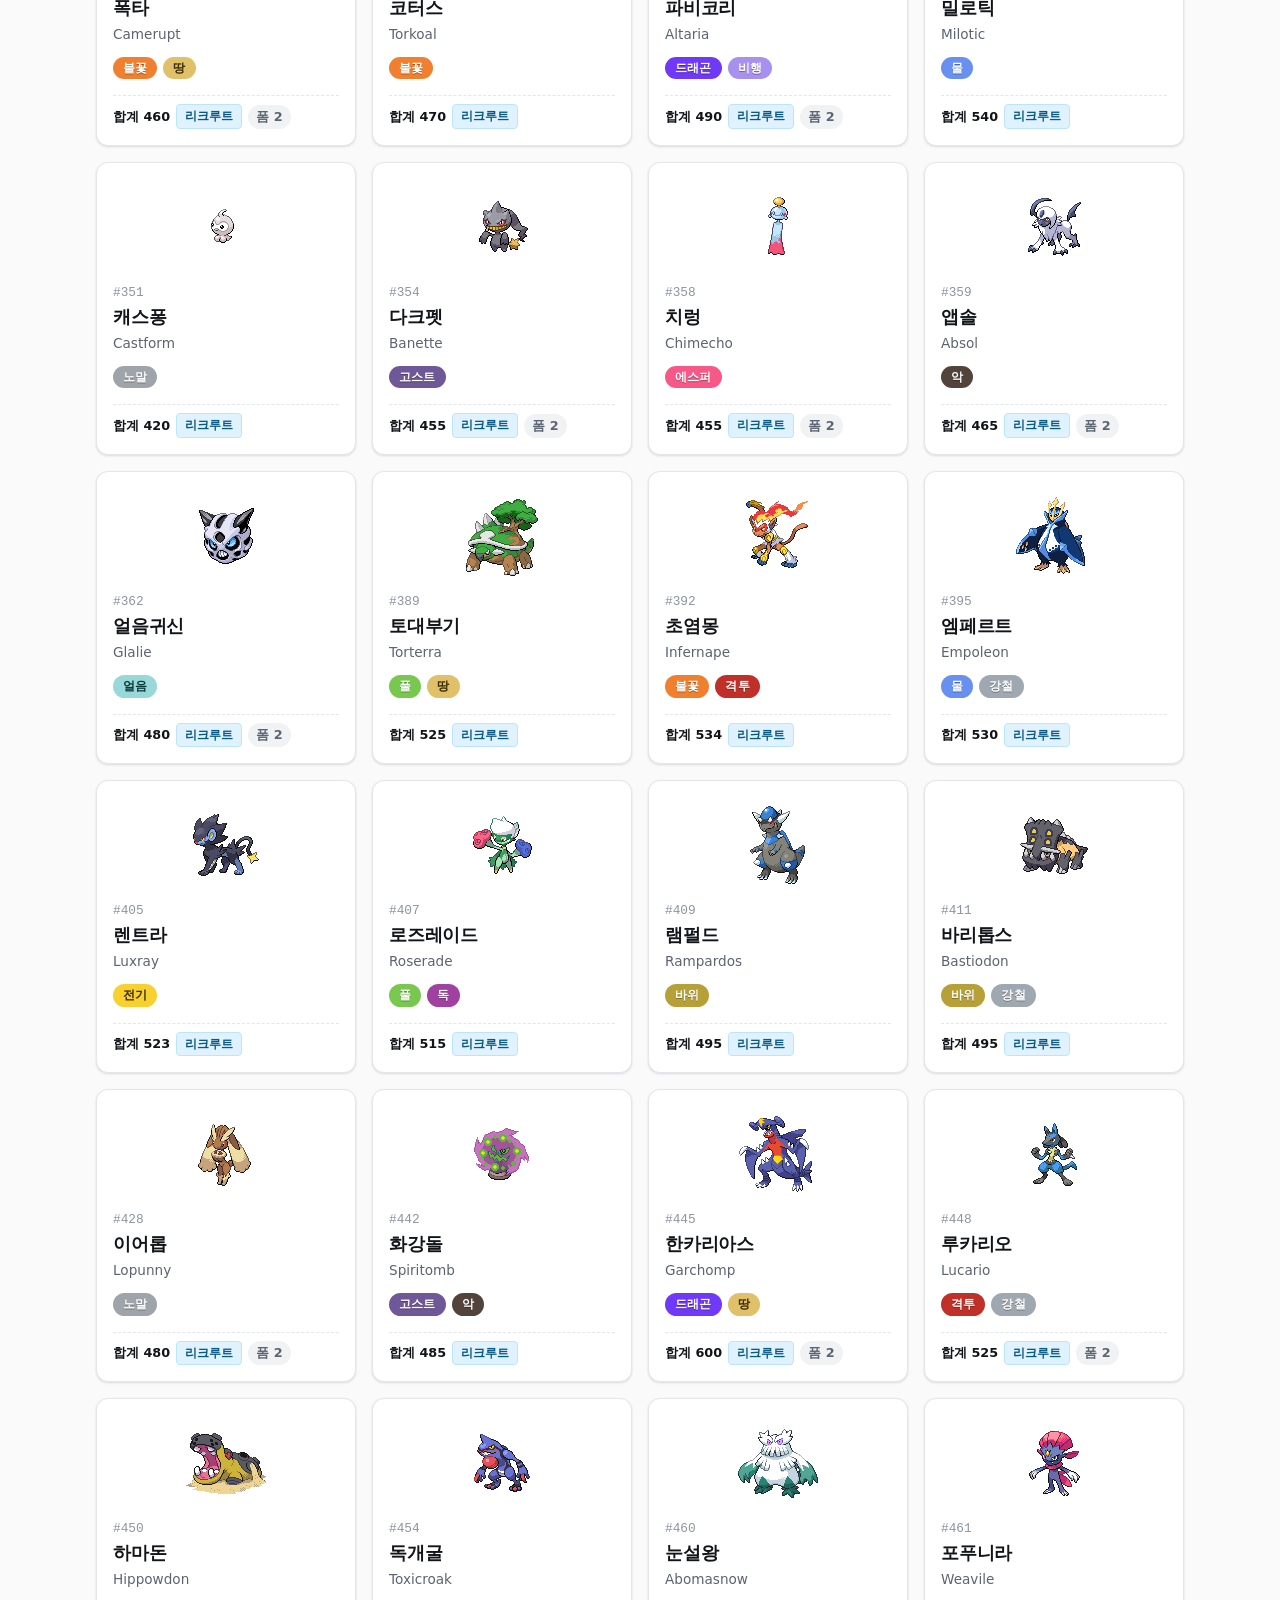
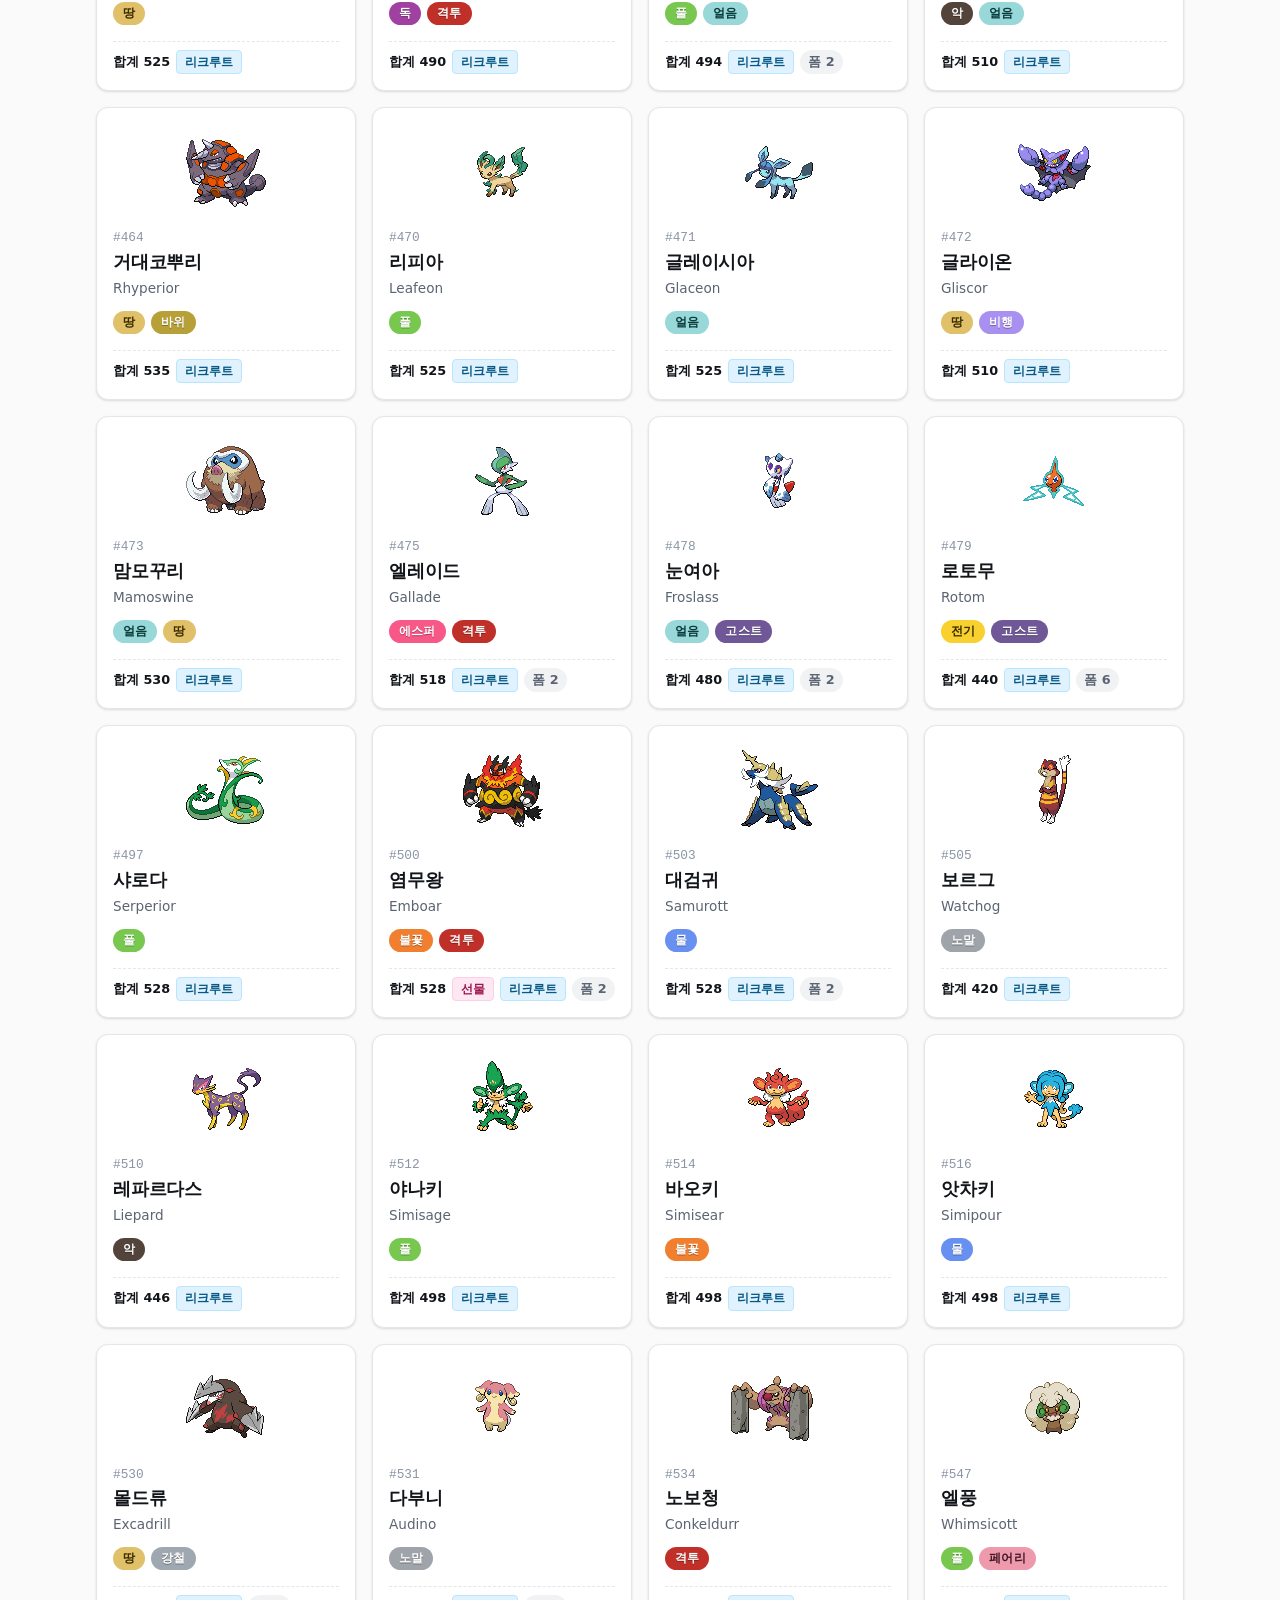
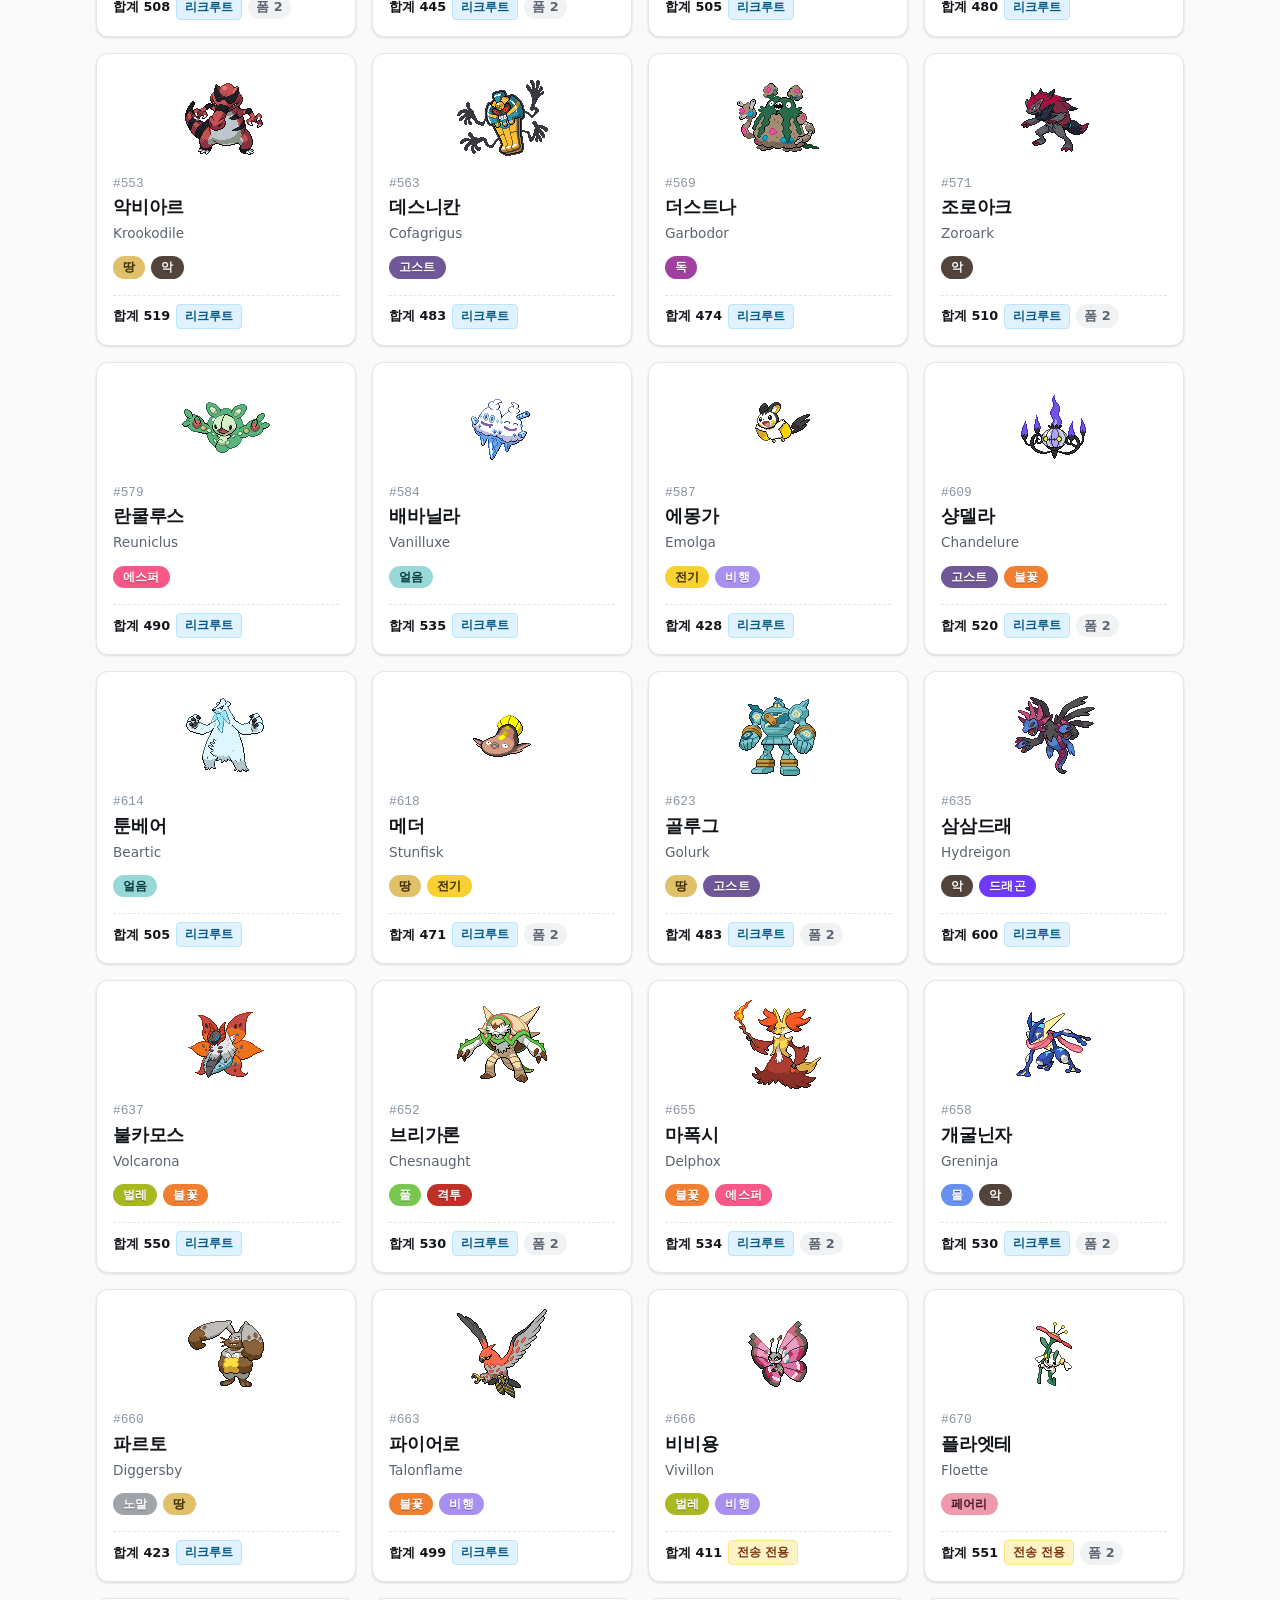
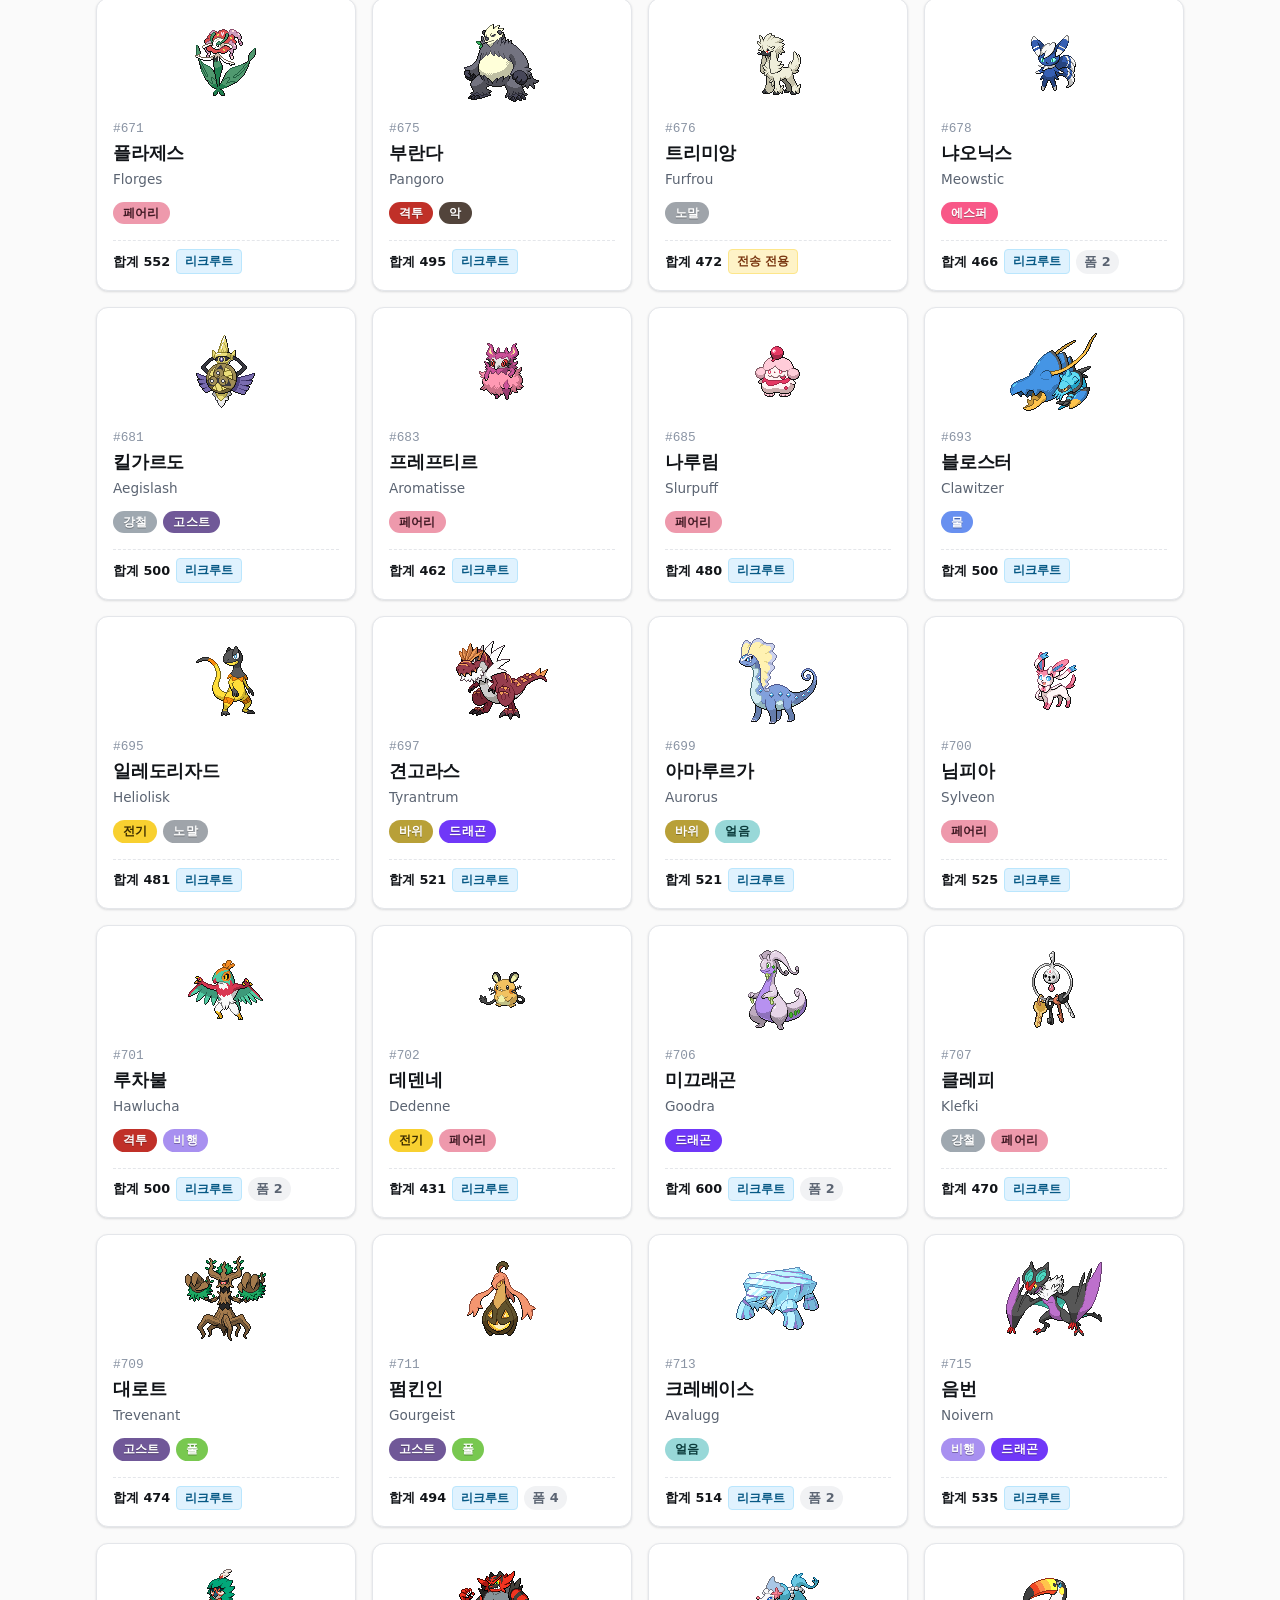
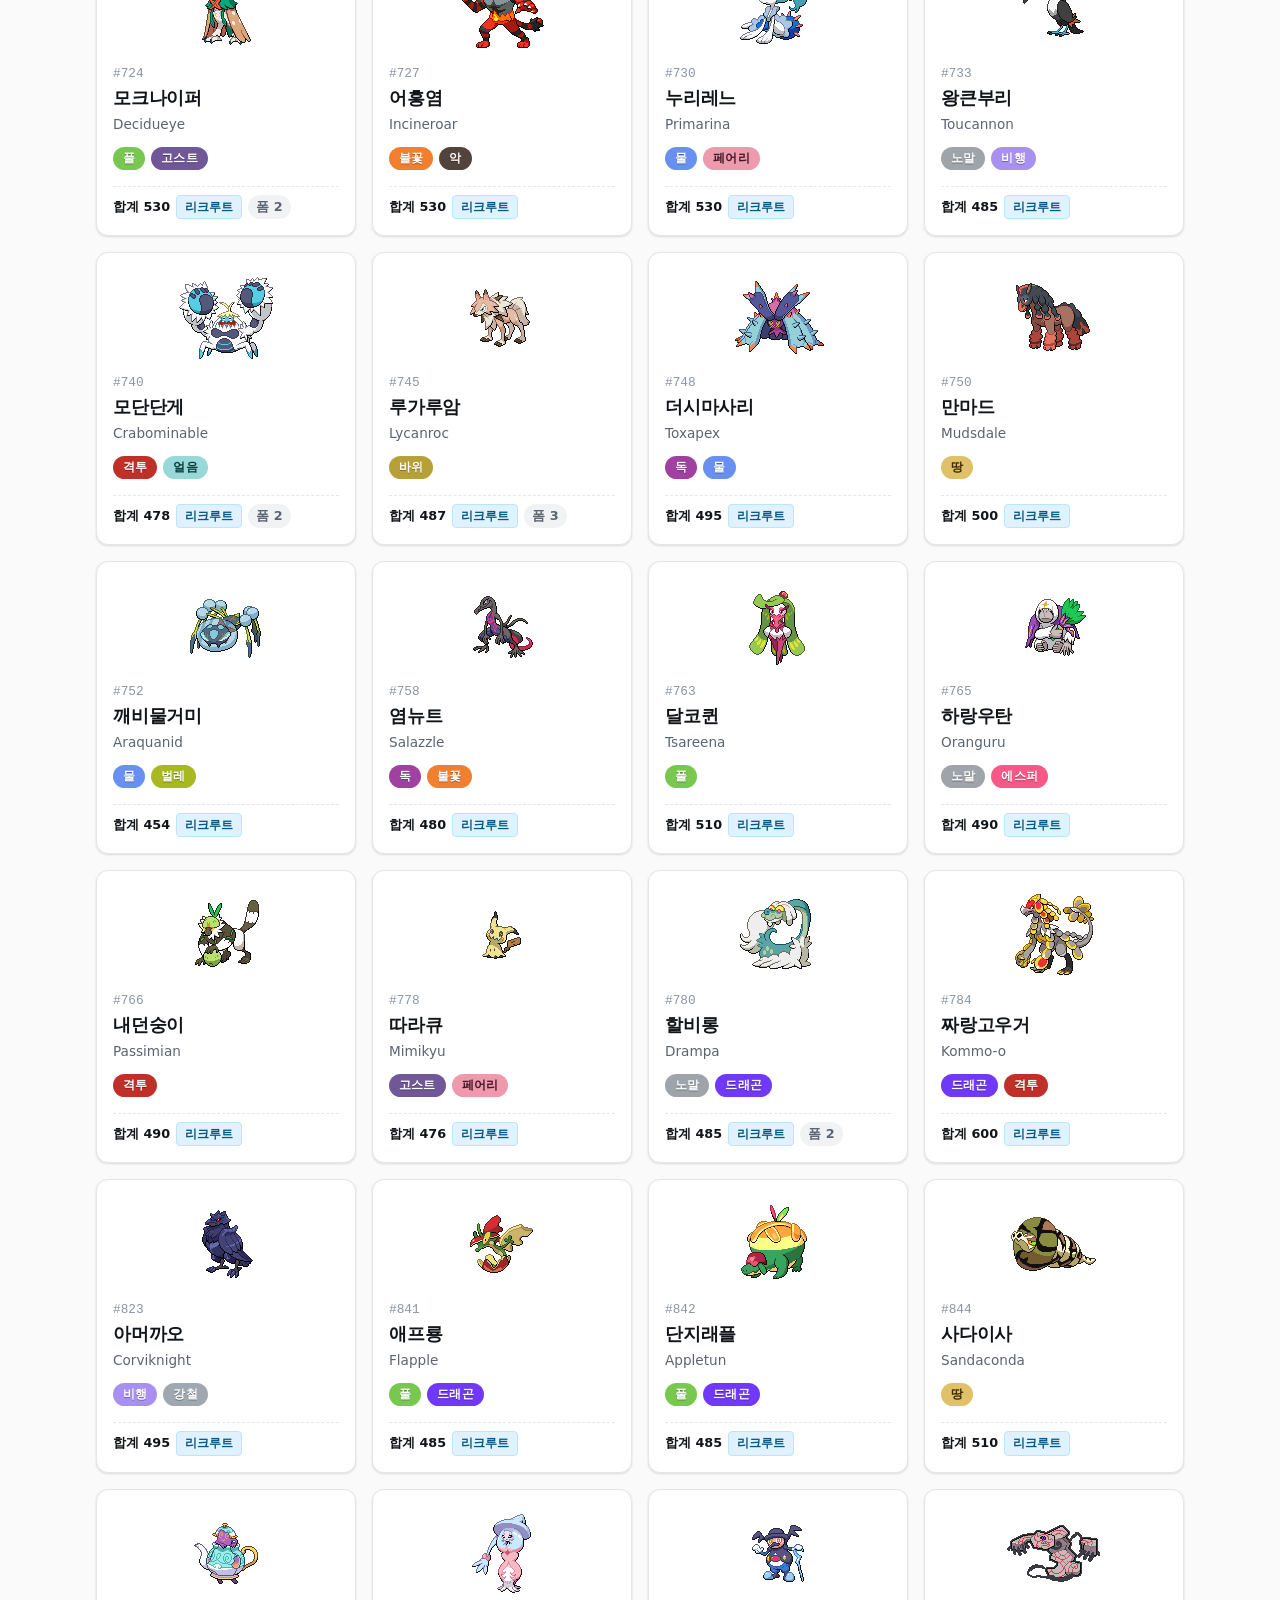
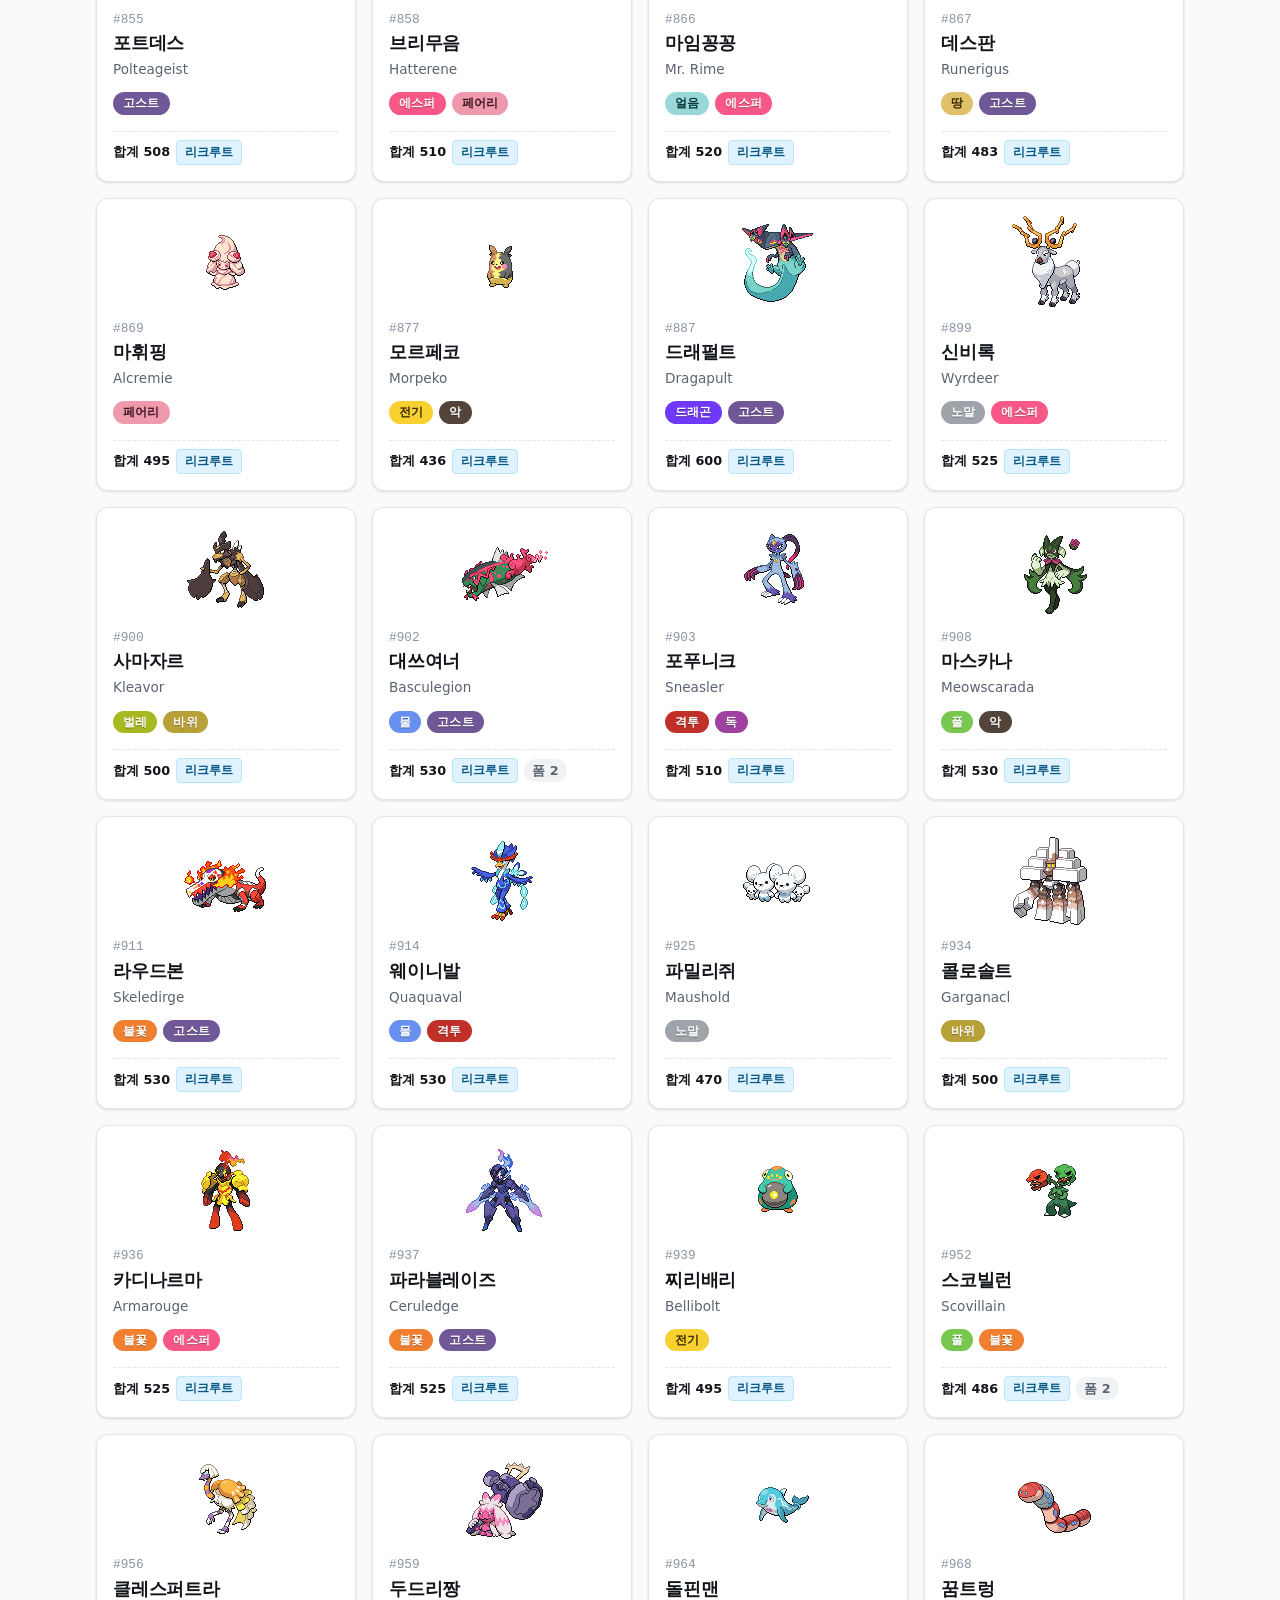
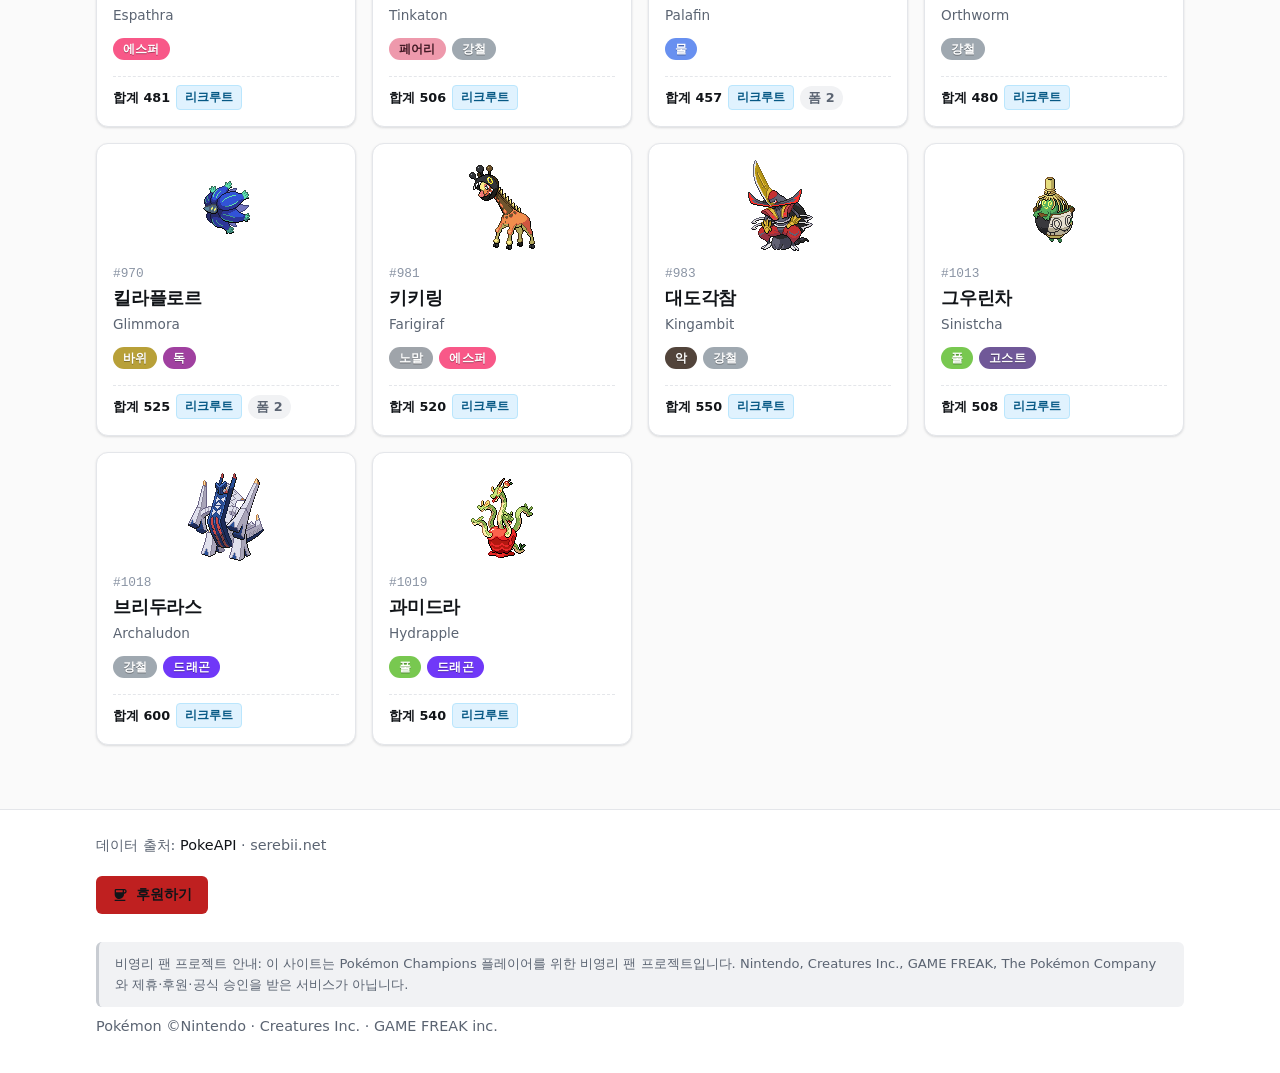
<file: web/pokemon.html>
<!doctype html>
<html lang="ko">
<head>
  <meta charset="utf-8" />
  <meta name="viewport" content="width=device-width, initial-scale=1, viewport-fit=cover" />
  <meta name="color-scheme" content="light dark" />
  <title data-i18n="page.title.pokemon">포켓몬 목록 · 포켓몬 챔피언스</title>
  <meta name="description" content="Pokemon Champions에 등장하는 186종 포켓몬 목록. 타입·입수 경로 필터, 폼(메가·지역폼) 확인, 한국어·영어·일본어·중국어 이름 검색 지원." />
  <link rel="icon" href="data:image/svg+xml,%3Csvg xmlns='http://www.w3.org/2000/svg' viewBox='0 0 64 64'%3E%3Ccircle cx='32' cy='32' r='28' fill='%23ef4444' stroke='%23111' stroke-width='4'/%3E%3Crect x='4' y='30' width='56' height='4' fill='%23111'/%3E%3Ccircle cx='32' cy='32' r='8' fill='%23fff' stroke='%23111' stroke-width='4'/%3E%3C/svg%3E" />
  <link rel="stylesheet" href="./assets/style.css" />
</head>
<body>
  <a class="skip-link" href="#main" data-i18n="skip">본문으로 건너뛰기</a>

  <header class="site-header">
    <div class="container site-header__inner">
      <div class="brand-area">
        <button class="lang-toggle" id="lang-toggle" type="button" aria-label="언어 전환">
          <span class="lang-toggle__opt" data-lang="ko">한</span>
          <span class="lang-toggle__opt" data-lang="en">EN</span>
        </button>
        <a class="brand" href="./index.html" data-i18n-aria="brand">
          <span class="brand__mark" aria-hidden="true"></span>
          <span class="brand__name" data-i18n="brand">포켓몬 챔피언스</span>
        </a>
      </div>
      <nav class="primary-nav" aria-label="주요 메뉴">
        <a href="./pokemon.html" data-i18n="nav.pokemon">포켓몬</a>
        <a href="./items.html" data-i18n="nav.items">도구</a>
        <a href="./abilities.html" data-i18n="nav.abilities">특성</a>
        <a href="./moves.html" data-i18n="nav.moves">기술</a>
        <a href="./party.html" data-i18n="nav.party">파티 빌더</a>
      </nav>
    </div>
  </header>

  <main id="main" class="container">
    <section class="page-header">
      <h1 data-i18n="pokemon.title">포켓몬 목록</h1>
      <p class="muted" data-i18n="pokemon.desc">Pokemon Champions에 등장하는 모든 포켓몬. 한국어·영문 이름 검색과 타입·입수 경로 필터를 지원합니다.</p>
    </section>

    <section class="filters" aria-label="필터">
      <div class="filters__row">
        <label class="field field--grow">
          <span class="field__label" data-i18n="search">검색</span>
          <input
            type="search"
            id="search"
            class="field__input"
            data-i18n-ph="pokemon.searchPlaceholder"
            placeholder="한국어 이름 · 영문 이름 · 슬러그"
            autocomplete="off"
            spellcheck="false"
          />
        </label>

        <label class="field">
          <span class="field__label" data-i18n="pokemon.sort">정렬</span>
          <select id="sort" class="field__input">
            <option value="number" data-i18n="pokemon.sort.number">도감번호</option>
            <option value="nameKo" data-i18n="pokemon.sort.nameKo">이름(한)</option>
            <option value="nameEn" data-i18n="pokemon.sort.nameEn">이름(영)</option>
            <option value="statTotal" data-i18n="pokemon.sort.statTotal">종족값 합계</option>
          </select>
        </label>
      </div>

      <fieldset class="filters__group">
        <legend class="field__label" data-i18n="pokemon.filterType">타입</legend>
        <div id="type-filters" class="chip-row" role="group" aria-label="타입 선택"></div>
      </fieldset>

      <fieldset class="filters__group">
        <legend class="field__label" data-i18n="pokemon.filterObtain">입수 경로</legend>
        <div id="obtain-filters" class="chip-row" role="group" aria-label="입수 경로 선택"></div>
      </fieldset>

      <div class="filters__row filters__row--between">
        <p class="result-count" aria-live="polite">
          <span id="result-count">—</span> / <span id="total-count">—</span> <span data-i18n="pokemon.unit">마리</span>
        </p>
        <button type="button" id="reset-filters" class="button button--ghost" data-i18n="reset">초기화</button>
      </div>
    </section>

    <section aria-labelledby="result-heading">
      <h2 id="result-heading" class="sr-only">검색 결과</h2>
      <div id="pokemon-grid" class="pokemon-grid" aria-live="polite"></div>
      <p id="empty-state" class="empty-state" hidden data-i18n="pokemon.empty">조건에 맞는 포켓몬이 없습니다.</p>
    </section>
  </main>

  <footer class="site-footer">
    <div class="container site-footer__inner">
      <p>
        <span data-i18n="footer.source">데이터 출처:</span>
        <a href="https://pokeapi.co/" rel="noopener external">PokeAPI</a> ·
        serebii.net
      </p>
      <p>
        <a class="btn-sponsor" href="https://ko-fi.com/jyanny14" rel="noopener external" data-i18n-title="footer.sponsorHint" title="프로젝트 운영에 대한 작은 감사 · 수익 목적 아님 · 비영리 팬 프로젝트">
          <svg viewBox="0 0 24 24" width="16" height="16" fill="currentColor" aria-hidden="true"><path d="M18.5 3H6c-1.1 0-2 .9-2 2v5.71c0 3.83 2.95 7.18 6.78 7.29 3.96.12 7.22-3.06 7.22-7v-1h.5c1.93 0 3.5-1.57 3.5-3.5S20.43 3 18.5 3zM16 5v3H6V5h10zm2.5 3H18V5h.5c.83 0 1.5.67 1.5 1.5S19.33 8 18.5 8zM4 19h16v2H4z"/></svg>
          <span data-i18n="footer.sponsor">후원하기</span>
        </a>
      </p>
      <p class="site-footer__disclosure" data-i18n="footer.disclosure">
        <strong>비영리 팬 프로젝트 안내:</strong> 이 사이트는 Pokémon Champions 플레이어를 위한 비영리 팬 프로젝트입니다. Nintendo, Creatures Inc., GAME FREAK, The Pokémon Company 와 제휴·후원·공식 승인을 받은 서비스가 아닙니다.
      </p>
      <p class="muted" data-i18n="footer.copyright">
        Pokémon ©Nintendo · Creatures Inc. · GAME FREAK inc.
      </p>
    </div>
  </footer>

  <script type="module" src="./assets/app.js"></script>
  <script type="module" src="./assets/pokemon-list.js"></script>
</body>
</html>
</file>
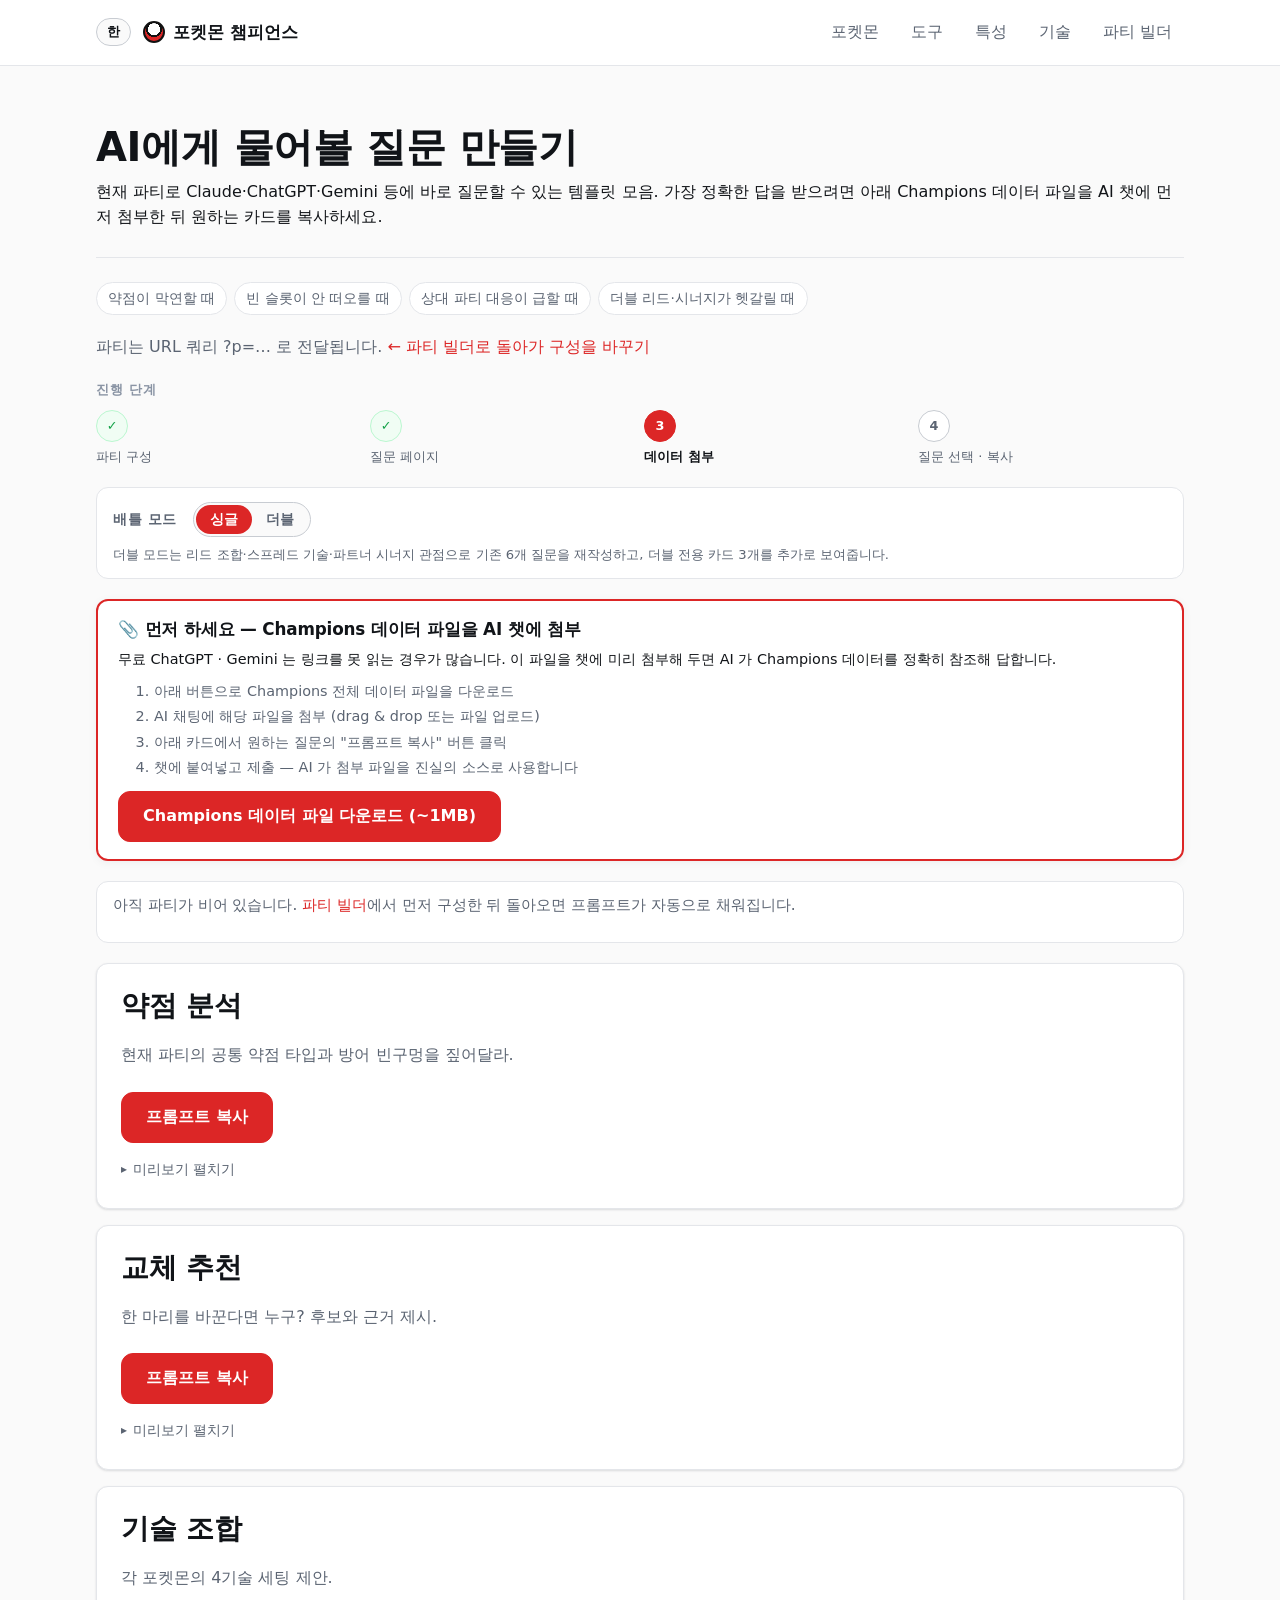
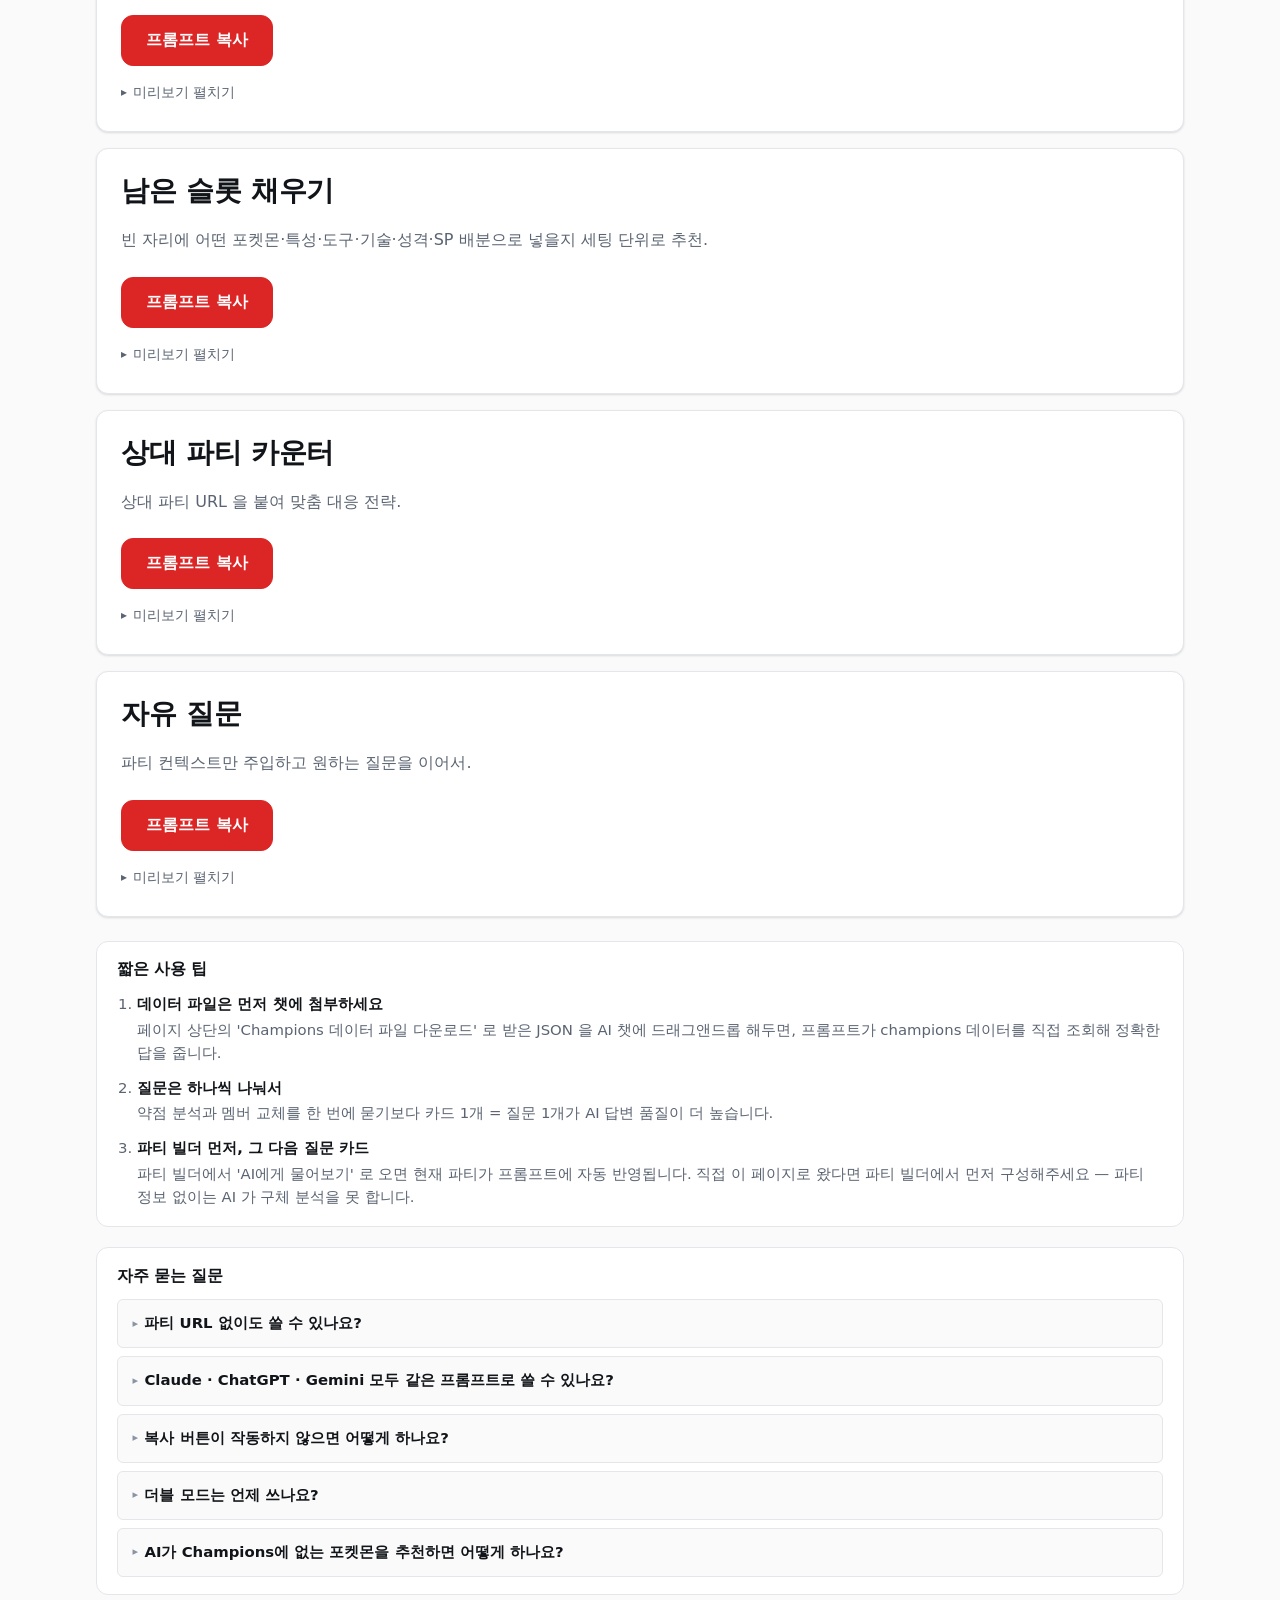
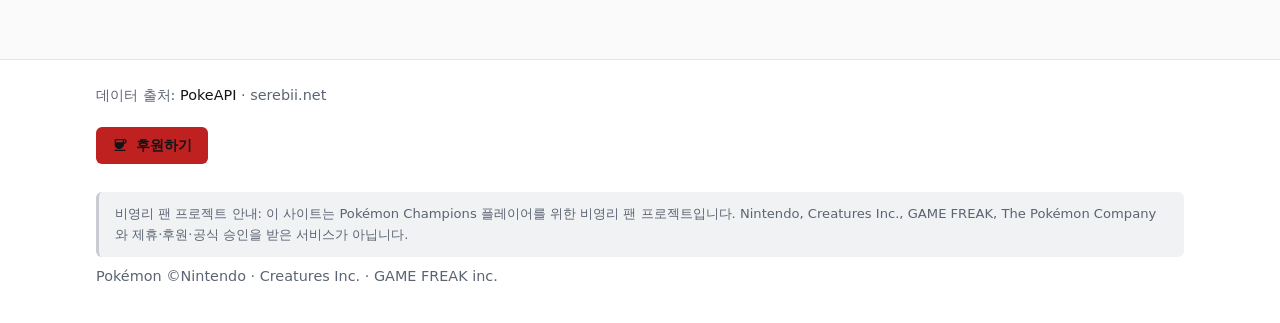
<file: web/prompts.html>
<!doctype html>
<html lang="ko">
<head>
  <meta charset="utf-8" />
  <meta name="viewport" content="width=device-width, initial-scale=1, viewport-fit=cover" />
  <meta name="color-scheme" content="light dark" />
  <title>AI에게 물어볼 질문 만들기 · 포켓몬 챔피언스</title>
  <meta name="description" content="구성한 파티를 Claude·ChatGPT 같은 AI 에게 바로 물어볼 수 있는 질문 템플릿." />
  <meta name="robots" content="noindex" />
  <link rel="icon" href="data:image/svg+xml,%3Csvg xmlns='http://www.w3.org/2000/svg' viewBox='0 0 64 64'%3E%3Ccircle cx='32' cy='32' r='28' fill='%23ef4444' stroke='%23111' stroke-width='4'/%3E%3Crect x='4' y='30' width='56' height='4' fill='%23111'/%3E%3Ccircle cx='32' cy='32' r='8' fill='%23fff' stroke='%23111' stroke-width='4'/%3E%3C/svg%3E" />
  <link rel="stylesheet" href="./assets/style.css" />
  <style>
    #prompt-cards.card-grid { grid-template-columns: 1fr; }
    .prompts-summary { display: flex; gap: .5rem; flex-wrap: wrap; margin: 0 0 1.25rem; padding: .75rem 1rem; border: 1px solid var(--border); border-radius: var(--radius-md); background: var(--bg-elevated); align-items: center; }
    .prompts-summary__chip { display: inline-flex; align-items: center; gap: .4rem; font-size: .9rem; padding: .25rem .55rem; border-radius: 999px; background: var(--bg); border: 1px solid var(--border); }
    .prompts-summary__chip img { width: 28px; height: 28px; image-rendering: pixelated; }
    .prompts-summary__empty { color: var(--text-muted); font-size: .95rem; }
    .prompt-card { display: flex; flex-direction: column; gap: .75rem; }
    .prompt-card__preview { font-family: var(--font-mono, ui-monospace, monospace); font-size: .8rem; line-height: 1.45; background: var(--bg); border: 1px solid var(--border); border-radius: var(--radius-sm, 6px); padding: .75rem 1rem; white-space: pre-wrap; word-break: break-word; user-select: text; cursor: text; margin: 0; }
    .prompt-card__actions { display: flex; gap: .5rem; flex-wrap: wrap; }
    .prompt-card__tag { display: inline-block; font-size: .75rem; color: var(--accent); margin-left: .35rem; }
    .prompt-card__hint { font-size: .8rem; color: var(--text-muted); margin: 0; }
    .prompt-card__preview-wrap { margin: 0; }
    .prompt-card__preview-wrap > summary { cursor: pointer; font-size: .85rem; color: var(--text-muted); padding: .25rem 0; user-select: none; list-style: none; display: inline-flex; align-items: center; gap: .35rem; }
    .prompt-card__preview-wrap > summary::-webkit-details-marker { display: none; }
    .prompt-card__preview-wrap > summary::before { content: "▸"; display: inline-block; transition: transform .15s; font-size: .75rem; }
    .prompt-card__preview-wrap[open] > summary::before { transform: rotate(90deg); }
    .prompt-card__preview-wrap > summary:hover { color: var(--text); }
    .prompt-card__preview-wrap[open] > .prompt-card__hint { margin-top: .5rem; }
    .prompt-card__preview-wrap[open] > .prompt-card__preview { margin-top: .5rem; }
    .prompts-intro { color: var(--text-muted); margin-bottom: 1.25rem; }
    .prompts-intro code { background: var(--bg); padding: 0 .3rem; border-radius: 4px; }
    .prompts-data-bundle { margin: 0 0 1.25rem; padding: 1.1rem 1.25rem; border: 2px solid var(--accent); border-radius: var(--radius-md); background: var(--bg-elevated); box-shadow: 0 2px 10px rgba(0,0,0,.05); }
    .prompts-data-bundle__title { margin: 0 0 .5rem; font-size: 1.05rem; font-weight: 700; }
    .prompts-data-bundle__lede { margin: 0 0 .6rem; font-size: .9rem; color: var(--text); line-height: 1.55; }
    .prompts-data-bundle__steps { margin: 0 0 .75rem; padding-left: 1.1rem; color: var(--text-muted); font-size: .9rem; line-height: 1.6; list-style: none; }
    .prompts-data-bundle__steps li { margin: .15rem 0; }
    .mode-toggle-wrap { margin: 0 0 1.25rem; padding: .85rem 1rem; border: 1px solid var(--border); border-radius: var(--radius-md); background: var(--bg-elevated); display: grid; grid-template-columns: auto auto 1fr; gap: .5rem 1rem; align-items: center; }
    .mode-toggle-wrap__label { font-size: .85rem; font-weight: 700; color: var(--text-muted); text-transform: uppercase; letter-spacing: .05em; }
    .mode-toggle { display: inline-flex; border: 1px solid var(--border-strong); border-radius: 999px; padding: 2px; background: var(--bg); gap: 0; }
    .mode-toggle__opt { all: unset; padding: 4px 14px; border-radius: 999px; color: var(--text-muted); font-size: .85rem; font-weight: 600; cursor: pointer; user-select: none; transition: background .15s, color .15s; }
    .mode-toggle__opt:hover { color: var(--text); }
    .mode-toggle__opt--active { background: var(--accent); color: var(--accent-fg); }
    .mode-toggle__opt:focus-visible { outline: 2px solid var(--focus-ring); outline-offset: 2px; }
    .mode-toggle-wrap__hint { grid-column: 1 / -1; margin: 0; font-size: .82rem; color: var(--text-muted); line-height: 1.5; }
    @media (max-width: 40rem) {
      .mode-toggle-wrap { grid-template-columns: 1fr; gap: .5rem; }
      .mode-toggle-wrap__hint { grid-column: 1; }
    }

    /* ── use-cases ─────────────────────────────────── */
    .prompts-use-cases { display: flex; flex-wrap: wrap; gap: .45rem; margin: .75rem 0 1.25rem; padding: 0; list-style: none; }
    .prompts-use-cases li { font-size: .85rem; padding: .3rem .7rem; border-radius: 999px; background: var(--bg-elevated); border: 1px solid var(--border); color: var(--text-muted); }

    /* ── stepper ────────────────────────────────────── */
    .prompts-stepper { margin: 0 0 1.25rem; }
    .prompts-stepper__title { margin: 0 0 .65rem; font-size: .8rem; font-weight: 700; text-transform: uppercase; letter-spacing: .06em; color: var(--text-subtle); }
    .prompts-stepper__list { display: grid; grid-template-columns: repeat(4, minmax(0, 1fr)); gap: .5rem; list-style: none; padding: 0; margin: 0; }
    .prompts-stepper__item { display: grid; gap: .3rem; justify-items: start; }
    .prompts-stepper__dot { display: grid; place-items: center; width: 2rem; height: 2rem; border-radius: 999px; border: 1px solid var(--border-strong); background: var(--bg-elevated); font-size: .8rem; font-weight: 700; color: var(--text-muted); }
    .prompts-stepper__text { font-size: .82rem; color: var(--text-muted); word-break: keep-all; }
    .prompts-stepper__item.is-done .prompts-stepper__dot { color: #16a34a; border-color: #bbf7d0; background: #f0fdf4; }
    .prompts-stepper__item.is-current .prompts-stepper__dot { background: var(--accent); border-color: var(--accent); color: var(--accent-fg); }
    .prompts-stepper__item.is-current .prompts-stepper__text { color: var(--text); font-weight: 600; }
    @media (prefers-color-scheme: dark) {
      .prompts-stepper__item.is-done .prompts-stepper__dot { color: #4ade80; border-color: #166534; background: #052e16; }
    }
    @media (max-width: 36rem) {
      .prompts-stepper__list { grid-template-columns: repeat(2, minmax(0, 1fr)); }
    }

    /* ── how-to ─────────────────────────────────────── */
    .prompts-howto { margin: 1.5rem 0 0; padding: 1.1rem 1.25rem; border: 1px solid var(--border); border-radius: var(--radius-md); background: var(--bg-elevated); }
    .prompts-howto__title { margin: 0 0 .85rem; font-size: 1rem; }
    .prompts-howto__list { margin: 0; padding: 0 0 0 1.25rem; display: grid; gap: .75rem; }
    .prompts-howto__list li { color: var(--text-muted); font-size: .93rem; line-height: 1.55; }
    .prompts-howto__list strong { color: var(--text); display: block; margin-bottom: .15rem; }

    /* ── faq ─────────────────────────────────────────── */
    .prompts-faq { margin: 1.25rem 0 0; padding: 1.1rem 1.25rem; border: 1px solid var(--border); border-radius: var(--radius-md); background: var(--bg-elevated); }
    .prompts-faq__title { margin: 0 0 .85rem; font-size: 1rem; }
    .prompts-faq__list { display: grid; gap: .5rem; }
    .prompts-faq details { border: 1px solid var(--border); border-radius: var(--radius-sm); background: var(--bg); }
    .prompts-faq summary { cursor: pointer; padding: .75rem .9rem; font-size: .93rem; font-weight: 600; list-style: none; display: flex; align-items: center; gap: .4rem; user-select: none; }
    .prompts-faq summary::-webkit-details-marker { display: none; }
    .prompts-faq summary::before { content: "▸"; font-size: .7rem; color: var(--text-subtle); transition: transform .15s; flex-shrink: 0; }
    .prompts-faq details[open] summary::before { transform: rotate(90deg); }
    .prompts-faq__body { padding: 0 .9rem .85rem; font-size: .9rem; color: var(--text-muted); line-height: 1.55; }
    .prompts-faq__body p { margin: 0; }
  </style>
</head>
<body>
  <a class="skip-link" href="#main" data-i18n="skip">본문으로 건너뛰기</a>

  <header class="site-header">
    <div class="container site-header__inner">
      <div class="brand-area">
        <button class="lang-toggle" id="lang-toggle" type="button" aria-label="언어 전환">
          <span class="lang-toggle__opt" data-lang="ko">한</span>
          <span class="lang-toggle__opt" data-lang="en">EN</span>
        </button>
        <a class="brand" href="./index.html">
          <span class="brand__mark" aria-hidden="true"></span>
          <span class="brand__name" data-i18n="brand">포켓몬 챔피언스</span>
        </a>
      </div>
      <nav class="primary-nav">
        <a href="./pokemon.html" data-i18n="nav.pokemon">포켓몬</a>
        <a href="./items.html" data-i18n="nav.items">도구</a>
        <a href="./abilities.html" data-i18n="nav.abilities">특성</a>
        <a href="./moves.html" data-i18n="nav.moves">기술</a>
        <a href="./party.html" data-i18n="nav.party">파티 빌더</a>
      </nav>
    </div>
  </header>

  <main id="main" class="container">
    <section class="page-header">
      <h1 class="page-title" data-i18n="prompts.title">AI에게 물어볼 질문 만들기</h1>
      <p class="page-lead" data-i18n="prompts.lead">현재 파티로 Claude·ChatGPT·Gemini 등에 바로 질문할 수 있는 템플릿 모음. 가장 정확한 답을 받으려면 아래 Champions 데이터 파일을 AI 챗에 먼저 첨부한 뒤 원하는 카드를 복사하세요.</p>
    </section>

    <ul class="prompts-use-cases" data-i18n-aria="prompts.guide.usecases.label" aria-label="이런 상황에 유용합니다">
      <li data-i18n="prompts.guide.usecase1">약점이 막연할 때</li>
      <li data-i18n="prompts.guide.usecase2">빈 슬롯이 안 떠오를 때</li>
      <li data-i18n="prompts.guide.usecase3">상대 파티 대응이 급할 때</li>
      <li data-i18n="prompts.guide.usecase4">더블 리드·시너지가 헷갈릴 때</li>
    </ul>

    <p class="prompts-intro">
      <span data-i18n="prompts.introQuery">파티는 URL 쿼리 ?p=… 로 전달됩니다.</span>
      <a href="./party.html" id="back-to-party" data-i18n="prompts.back">← 파티 빌더로 돌아가 구성을 바꾸기</a>
    </p>

    <nav class="prompts-stepper" data-i18n-aria="prompts.guide.stepper.label" aria-label="AI 질문 단계">
      <p class="prompts-stepper__title" data-i18n="prompts.guide.stepper.heading">진행 단계</p>
      <ol class="prompts-stepper__list">
        <li class="prompts-stepper__item is-done">
          <span class="prompts-stepper__dot" aria-hidden="true">✓</span>
          <span class="prompts-stepper__text" data-i18n="prompts.guide.stepper.step1">파티 구성</span>
        </li>
        <li class="prompts-stepper__item is-done">
          <span class="prompts-stepper__dot" aria-hidden="true">✓</span>
          <span class="prompts-stepper__text" data-i18n="prompts.guide.stepper.step2">질문 페이지</span>
        </li>
        <li class="prompts-stepper__item is-current">
          <span class="prompts-stepper__dot" aria-hidden="true">3</span>
          <span class="prompts-stepper__text" aria-current="step" data-i18n="prompts.guide.stepper.step3">데이터 첨부</span>
        </li>
        <li class="prompts-stepper__item">
          <span class="prompts-stepper__dot" aria-hidden="true">4</span>
          <span class="prompts-stepper__text" data-i18n="prompts.guide.stepper.step4">질문 선택 · 복사</span>
        </li>
      </ol>
    </nav>

    <section class="mode-toggle-wrap" aria-labelledby="mode-label">
      <span class="mode-toggle-wrap__label" id="mode-label" data-i18n="prompts.mode.label">배틀 모드</span>
      <div class="mode-toggle" id="mode-toggle" role="radiogroup" aria-labelledby="mode-label">
        <button type="button" class="mode-toggle__opt" data-mode="single" data-i18n="prompts.mode.single" role="radio" aria-checked="true">싱글</button>
        <button type="button" class="mode-toggle__opt" data-mode="double" data-i18n="prompts.mode.double" role="radio" aria-checked="false">더블</button>
      </div>
      <p class="mode-toggle-wrap__hint" data-i18n="prompts.mode.hint">더블 모드는 리드 조합·스프레드 기술·파트너 시너지 관점으로 질문을 재작성하고, 더블 전용 카드 3개를 추가로 보여줍니다.</p>
    </section>

    <section class="prompts-data-bundle" aria-labelledby="data-bundle-title">
      <h2 class="prompts-data-bundle__title" id="data-bundle-title" data-i18n="prompts.dataBundleTitle">📎 먼저 하세요 — Champions 데이터 파일을 AI 챗에 첨부</h2>
      <p class="prompts-data-bundle__lede" data-i18n="prompts.dataBundleLede">무료 ChatGPT · Gemini 는 링크를 못 읽는 경우가 많습니다. 이 파일을 챗에 미리 첨부해 두면 AI 가 Champions 데이터를 정확히 참조해 답합니다.</p>
      <ol class="prompts-data-bundle__steps">
        <li data-i18n="prompts.dataBundleStep1">1. 아래 버튼으로 Champions 전체 데이터 파일을 다운로드</li>
        <li data-i18n="prompts.dataBundleStep2">2. AI 채팅에 해당 파일을 첨부 (drag & drop 또는 파일 업로드)</li>
        <li data-i18n="prompts.dataBundleStep3">3. 아래 카드에서 원하는 "프롬프트 + 데이터 복사" 버튼 클릭</li>
        <li data-i18n="prompts.dataBundleStep4">4. 챗에 붙여넣고 제출 — AI 가 첨부 파일을 진실의 소스로 사용합니다</li>
      </ol>
      <button type="button" class="button button--primary" id="data-bundle-download" data-i18n="prompts.dataBundleButton">Champions 데이터 파일 다운로드 (~1MB)</button>
    </section>

    <section id="party-summary" class="prompts-summary" data-i18n-aria="prompts.summaryAria" aria-label="현재 파티 요약"></section>

    <section id="prompt-cards" class="card-grid" data-i18n-aria="prompts.cardsAria" aria-label="프롬프트 카드"></section>

    <section class="prompts-howto" aria-labelledby="howto-title">
      <h2 class="prompts-howto__title" id="howto-title" data-i18n="prompts.guide.howto.title">짧은 사용 팁</h2>
      <ol class="prompts-howto__list">
        <li>
          <strong data-i18n="prompts.guide.tip1.title">데이터 파일은 먼저 챗에 첨부하세요</strong>
          <span data-i18n="prompts.guide.tip1.body">페이지 상단의 "Champions 데이터 파일 다운로드" 로 받은 JSON 을 AI 챗에 드래그앤드롭 해두면, 프롬프트가 champions 데이터를 직접 조회해 정확한 답을 줍니다.</span>
        </li>
        <li>
          <strong data-i18n="prompts.guide.tip2.title">질문은 하나씩 나눠서</strong>
          <span data-i18n="prompts.guide.tip2.body">약점 분석과 멤버 교체를 한 번에 묻기보다 카드 1개 = 질문 1개가 AI 답변 품질이 더 높습니다.</span>
        </li>
        <li>
          <strong data-i18n="prompts.guide.tip3.title">파티 빌더 먼저, 그 다음 질문 카드</strong>
          <span data-i18n="prompts.guide.tip3.body">파티 빌더에서 "AI에게 물어보기" 로 오면 현재 파티가 프롬프트에 자동 반영됩니다. 직접 이 페이지로 왔다면 파티 빌더에서 먼저 구성해주세요 — 파티 정보 없이는 AI 가 구체 분석을 못 합니다.</span>
        </li>
      </ol>
    </section>

    <section class="prompts-faq" aria-labelledby="faq-title">
      <h2 class="prompts-faq__title" id="faq-title" data-i18n="prompts.guide.faq.title">자주 묻는 질문</h2>
      <div class="prompts-faq__list">
        <details name="prompts-faq">
          <summary data-i18n="prompts.guide.faq1.q">파티 URL 없이도 쓸 수 있나요?</summary>
          <div class="prompts-faq__body">
            <p data-i18n="prompts.guide.faq1.a">네. 프롬프트 미리보기를 열어 {{PARTY_URL}} 부분을 지우거나, 복사 후 AI 챗에서 파티 정보를 직접 적어주면 됩니다. 단, 파티 빌더에서 구성한 뒤 오면 자동으로 채워져 정확도가 훨씬 높습니다.</p>
          </div>
        </details>
        <details name="prompts-faq">
          <summary data-i18n="prompts.guide.faq2.q">Claude · ChatGPT · Gemini 모두 같은 프롬프트로 쓸 수 있나요?</summary>
          <div class="prompts-faq__body">
            <p data-i18n="prompts.guide.faq2.a">네, 세 AI 모두 champions-data 파일 첨부를 지원합니다. Claude 는 첨부 참조 준수율이 가장 높고, Gemini 무료는 컨텍스트 한도가 크고, ChatGPT 무료는 답변 포맷이 깔끔합니다. 더 긴 분석에서는 원하는 출력 형식을 프롬프트에 명시할수록 품질이 올라갑니다.</p>
          </div>
        </details>
        <details name="prompts-faq">
          <summary data-i18n="prompts.guide.faq3.q">복사 버튼이 작동하지 않으면 어떻게 하나요?</summary>
          <div class="prompts-faq__body">
            <p data-i18n="prompts.guide.faq3.a">브라우저가 자동 복사를 차단한 경우 프롬프트 미리보기(▸ 미리보기)를 열고 텍스트를 직접 선택해 복사하세요. HTTPS가 아닌 환경에서는 Clipboard API가 동작하지 않습니다.</p>
          </div>
        </details>
        <details name="prompts-faq">
          <summary data-i18n="prompts.guide.faq4.q">더블 모드는 언제 쓰나요?</summary>
          <div class="prompts-faq__body">
            <p data-i18n="prompts.guide.faq4.a">더블 배틀로 플레이할 때 "더블" 버튼을 누르면 리드 조합·스프레드·파트너 시너지 관점으로 프롬프트가 재작성되고, 더블 전용 카드 3개가 추가로 표시됩니다.</p>
          </div>
        </details>
        <details name="prompts-faq">
          <summary data-i18n="prompts.guide.faq5.q">AI가 Champions에 없는 포켓몬을 추천하면 어떻게 하나요?</summary>
          <div class="prompts-faq__body">
            <p data-i18n="prompts.guide.faq5.a">대부분 champions-data JSON 을 <strong>첨부하지 않은 상태에서</strong> 발생합니다. 페이지 상단의 "Champions 데이터 파일 다운로드" 로 받은 파일을 챗에 첨부한 뒤 같은 질문을 다시 보내보세요.</p>
          </div>
        </details>
      </div>
    </section>
  </main>

  <footer class="site-footer">
    <div class="container site-footer__inner">
      <p>
        <span data-i18n="footer.source">데이터 출처:</span>
        <a href="https://pokeapi.co/" rel="noopener external">PokeAPI</a> ·
        serebii.net
      </p>
      <p>
        <a class="btn-sponsor" href="https://ko-fi.com/jyanny14" rel="noopener external" data-i18n-title="footer.sponsorHint" title="프로젝트 운영에 대한 작은 감사 · 수익 목적 아님 · 비영리 팬 프로젝트">
          <svg viewBox="0 0 24 24" width="16" height="16" fill="currentColor" aria-hidden="true"><path d="M18.5 3H6c-1.1 0-2 .9-2 2v5.71c0 3.83 2.95 7.18 6.78 7.29 3.96.12 7.22-3.06 7.22-7v-1h.5c1.93 0 3.5-1.57 3.5-3.5S20.43 3 18.5 3zM16 5v3H6V5h10zm2.5 3H18V5h.5c.83 0 1.5.67 1.5 1.5S19.33 8 18.5 8zM4 19h16v2H4z"/></svg>
          <span data-i18n="footer.sponsor">후원하기</span>
        </a>
      </p>
      <p class="site-footer__disclosure" data-i18n="footer.disclosure">
        <strong>비영리 팬 프로젝트 안내:</strong> 이 사이트는 Pokémon Champions 플레이어를 위한 비영리 팬 프로젝트입니다. Nintendo, Creatures Inc., GAME FREAK, The Pokémon Company 와 제휴·후원·공식 승인을 받은 서비스가 아닙니다.
      </p>
      <p class="muted" data-i18n="footer.copyright">
        Pokémon ©Nintendo · Creatures Inc. · GAME FREAK inc.
      </p>
    </div>
  </footer>

  <script type="module" src="./assets/prompts.js"></script>
</body>
</html>
</file>
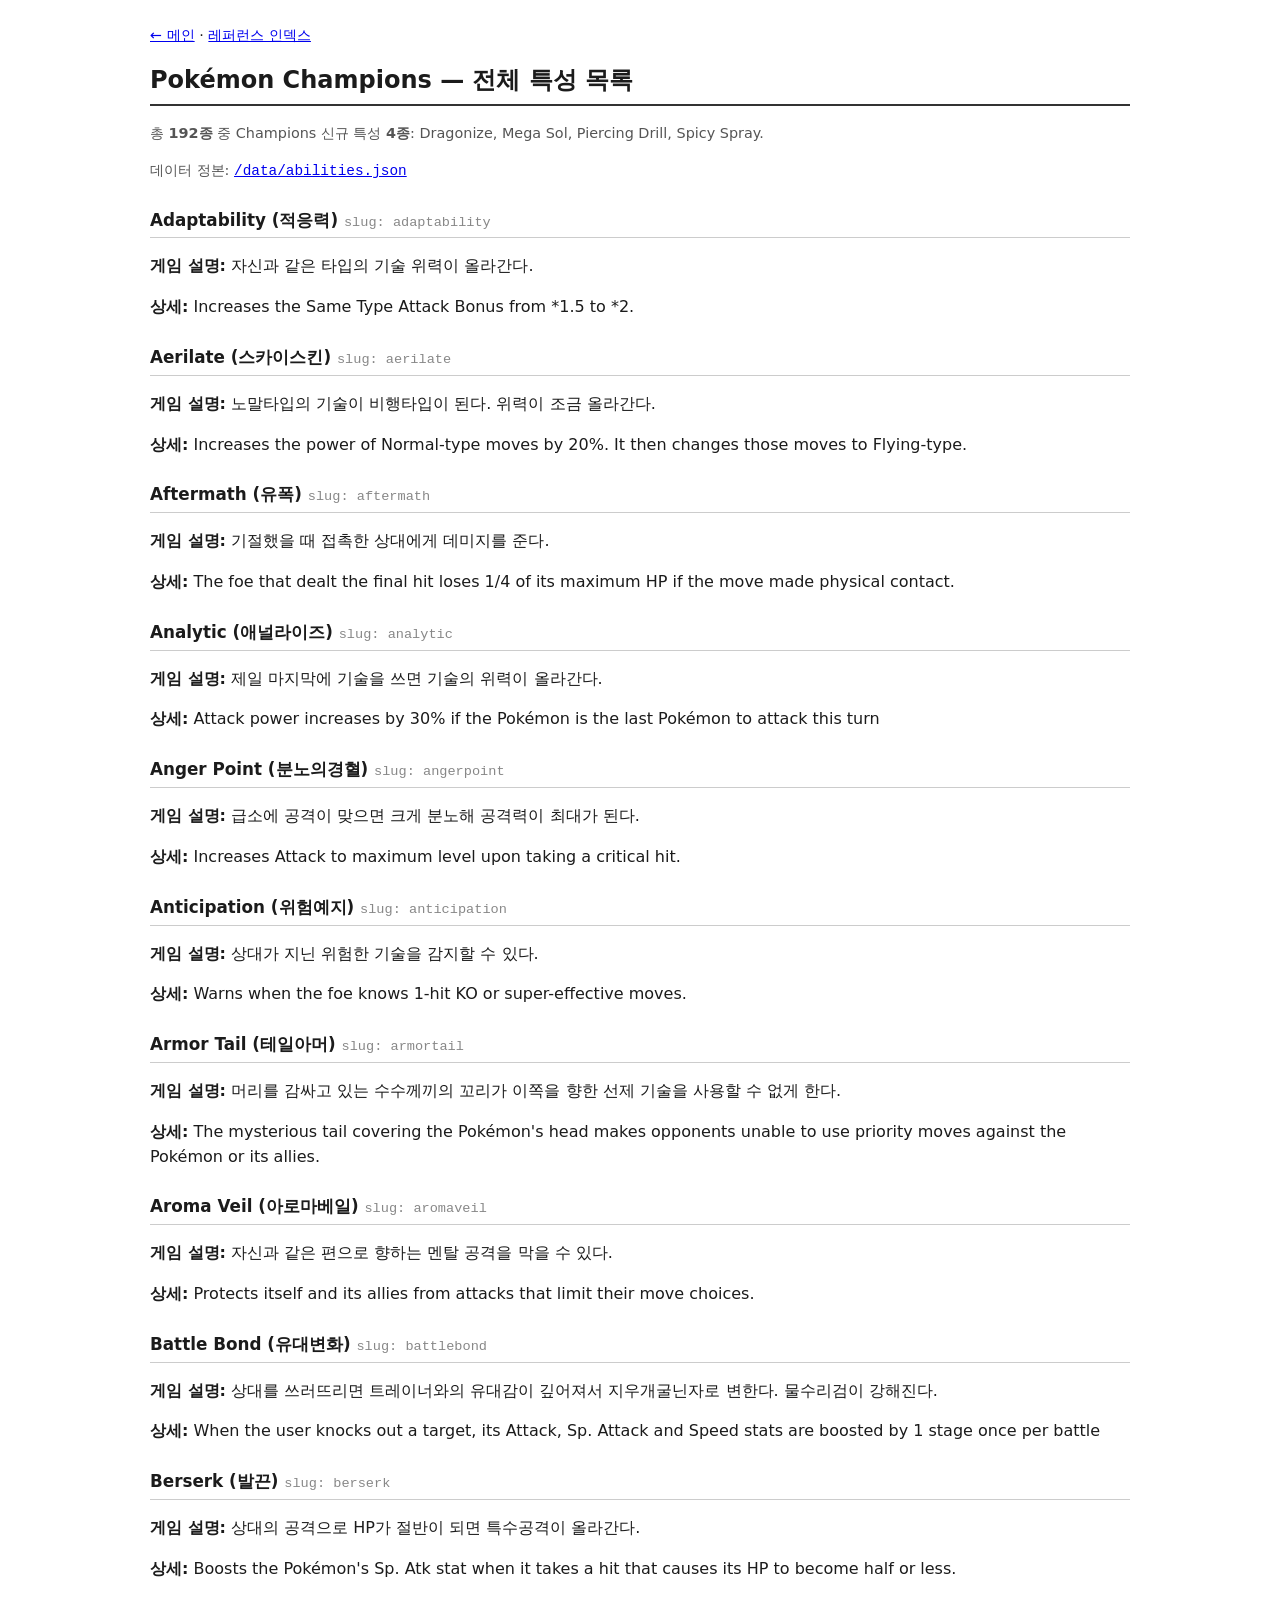
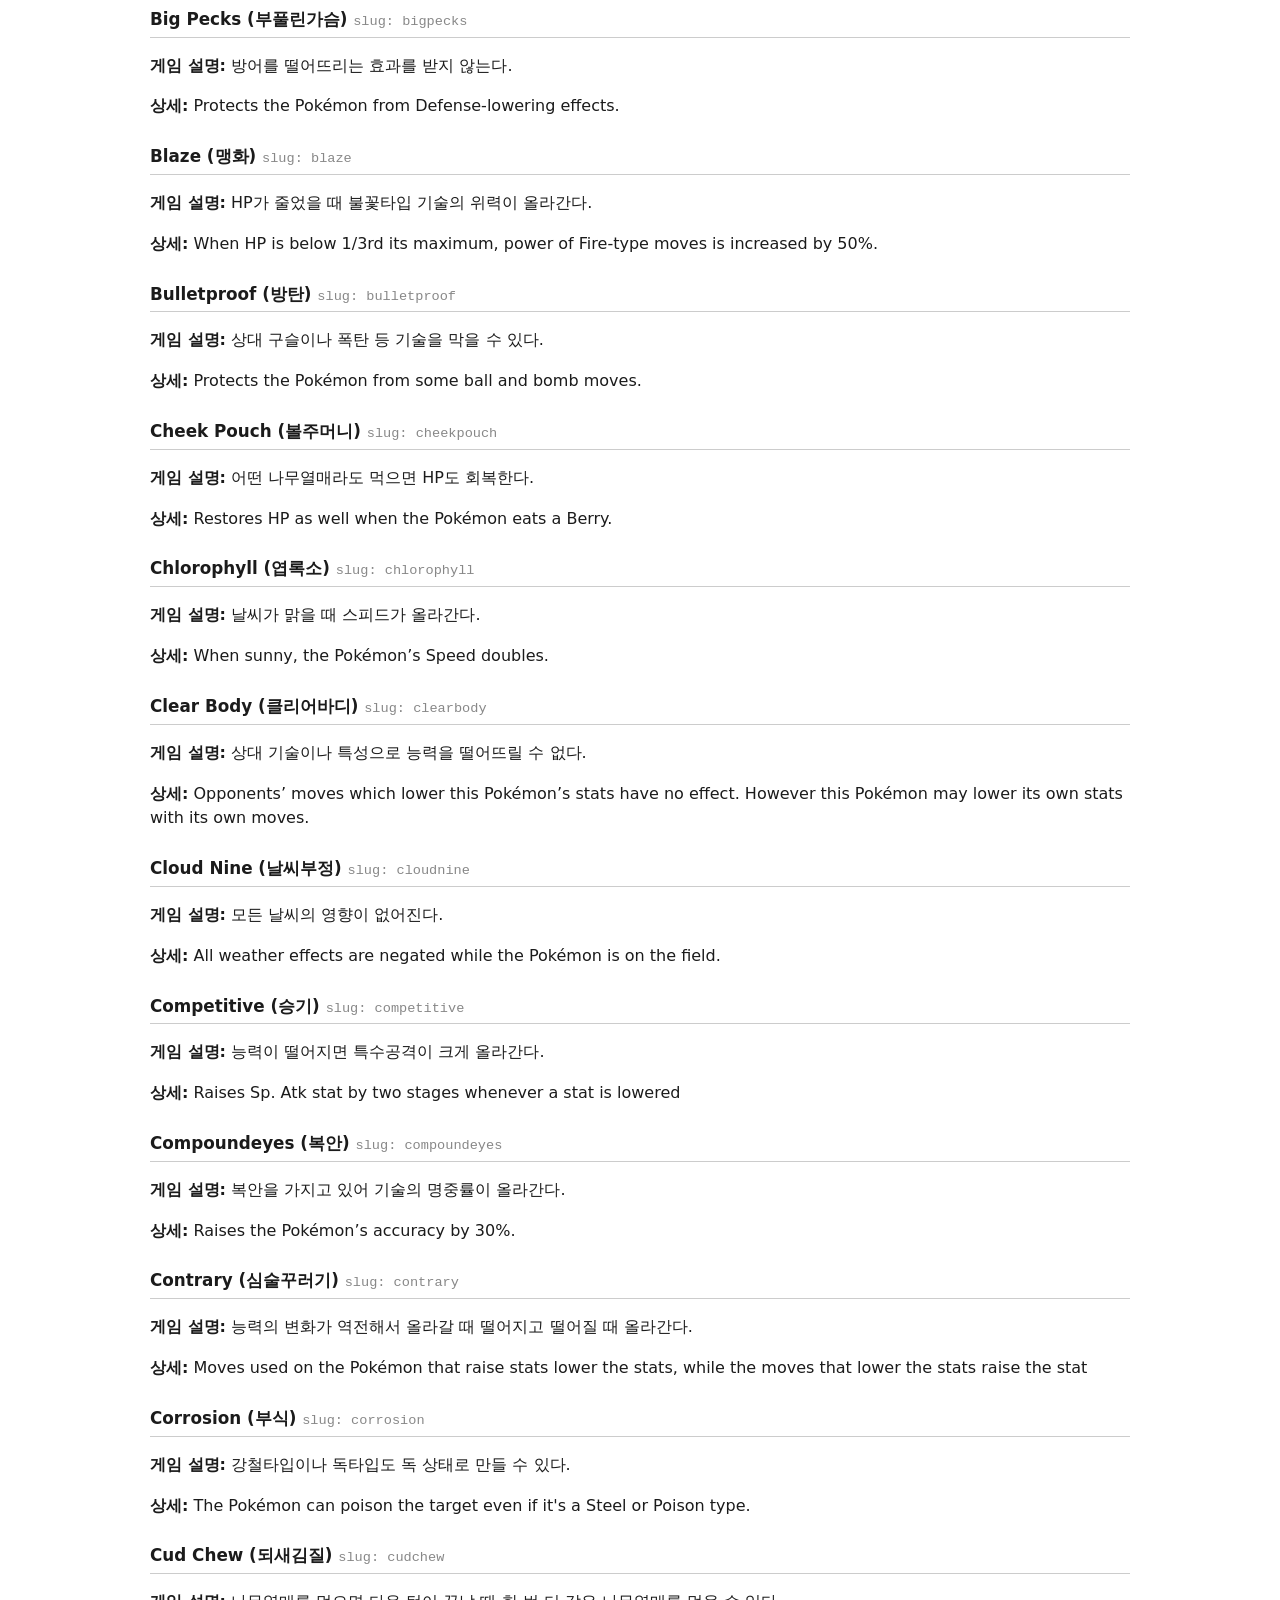
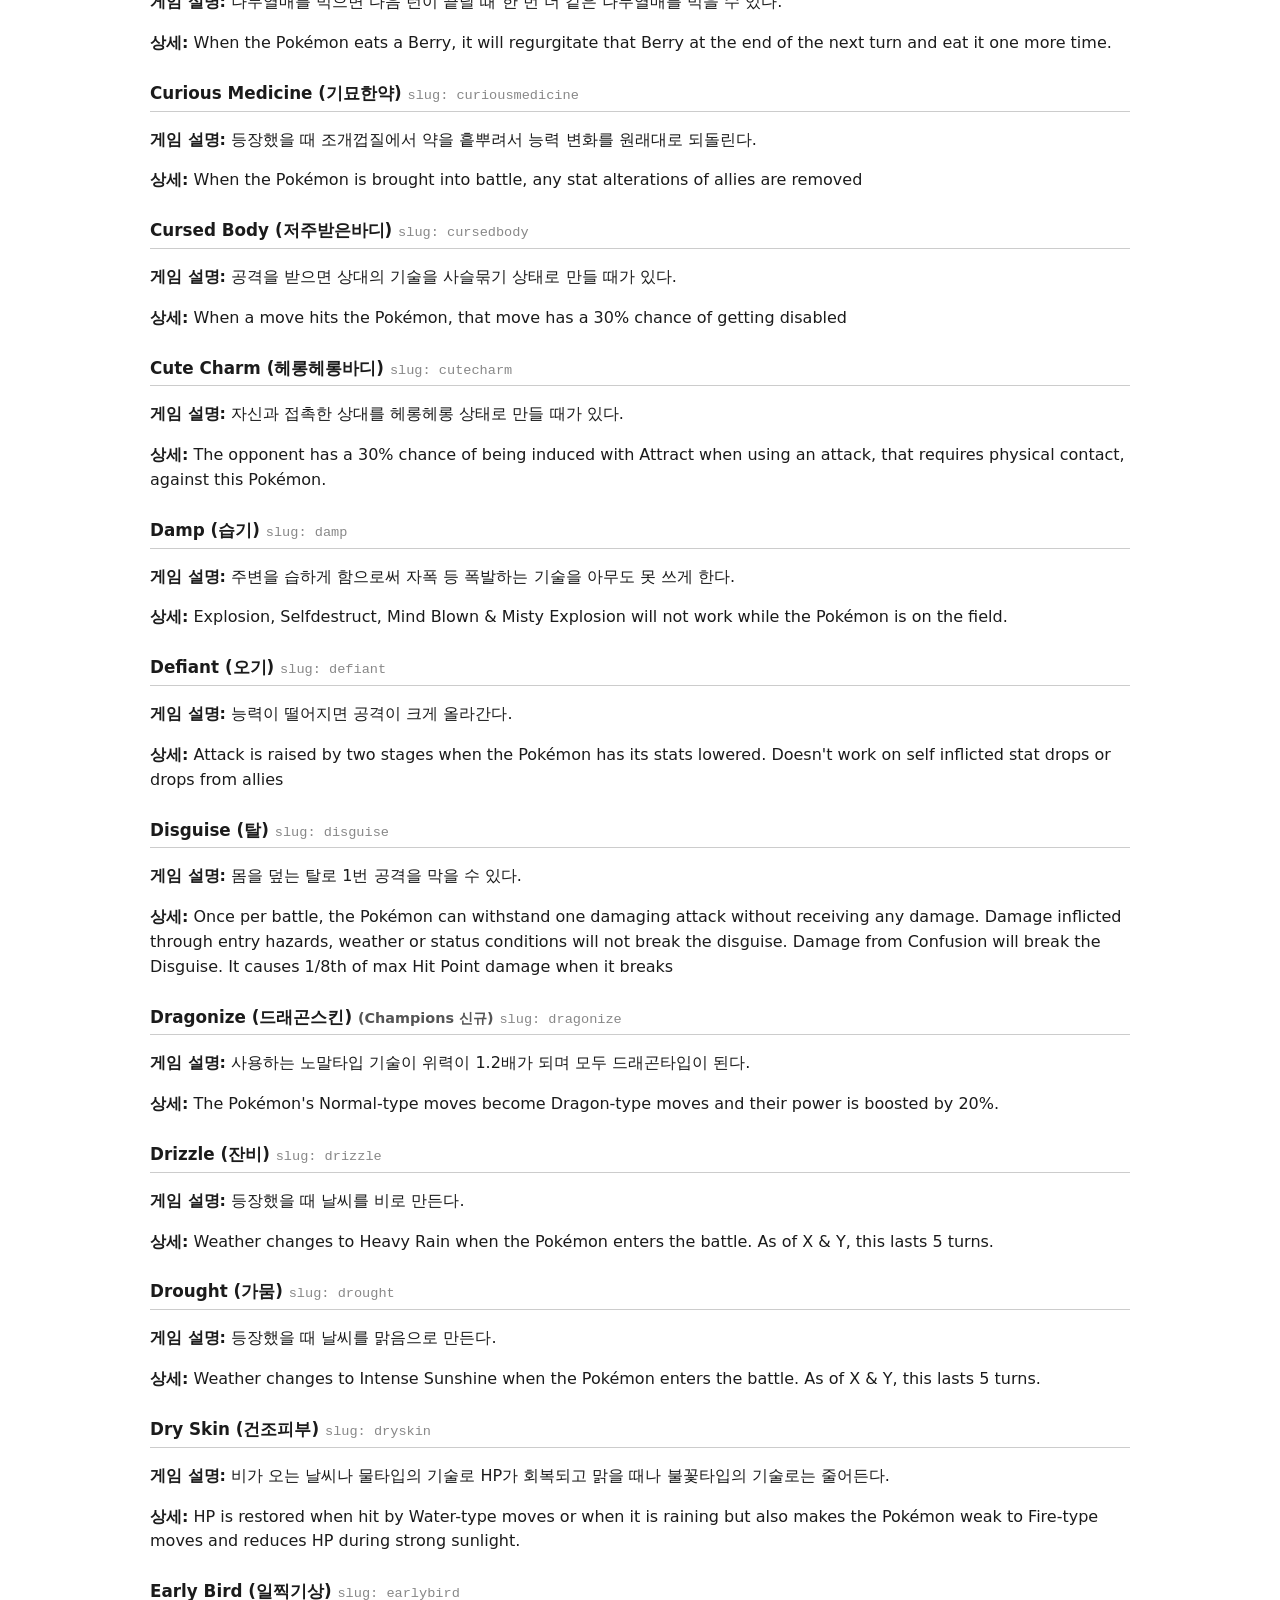
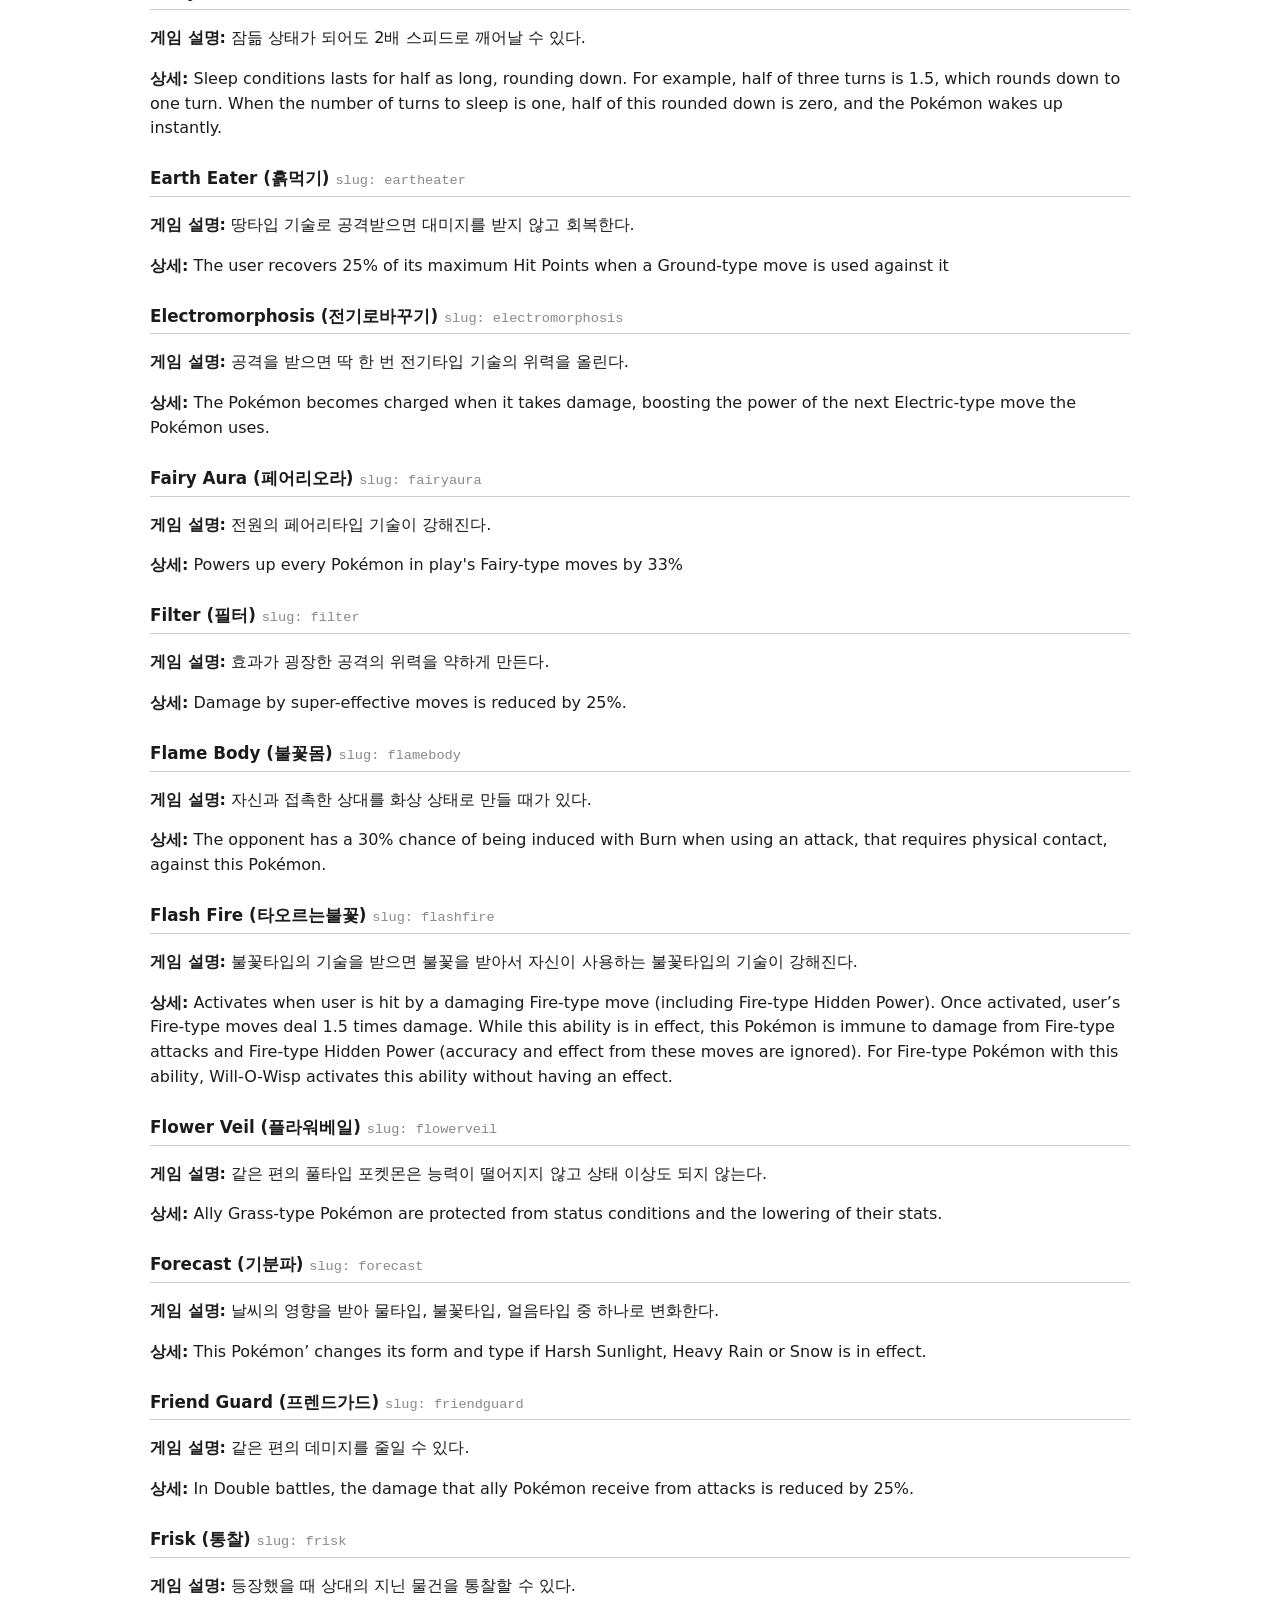
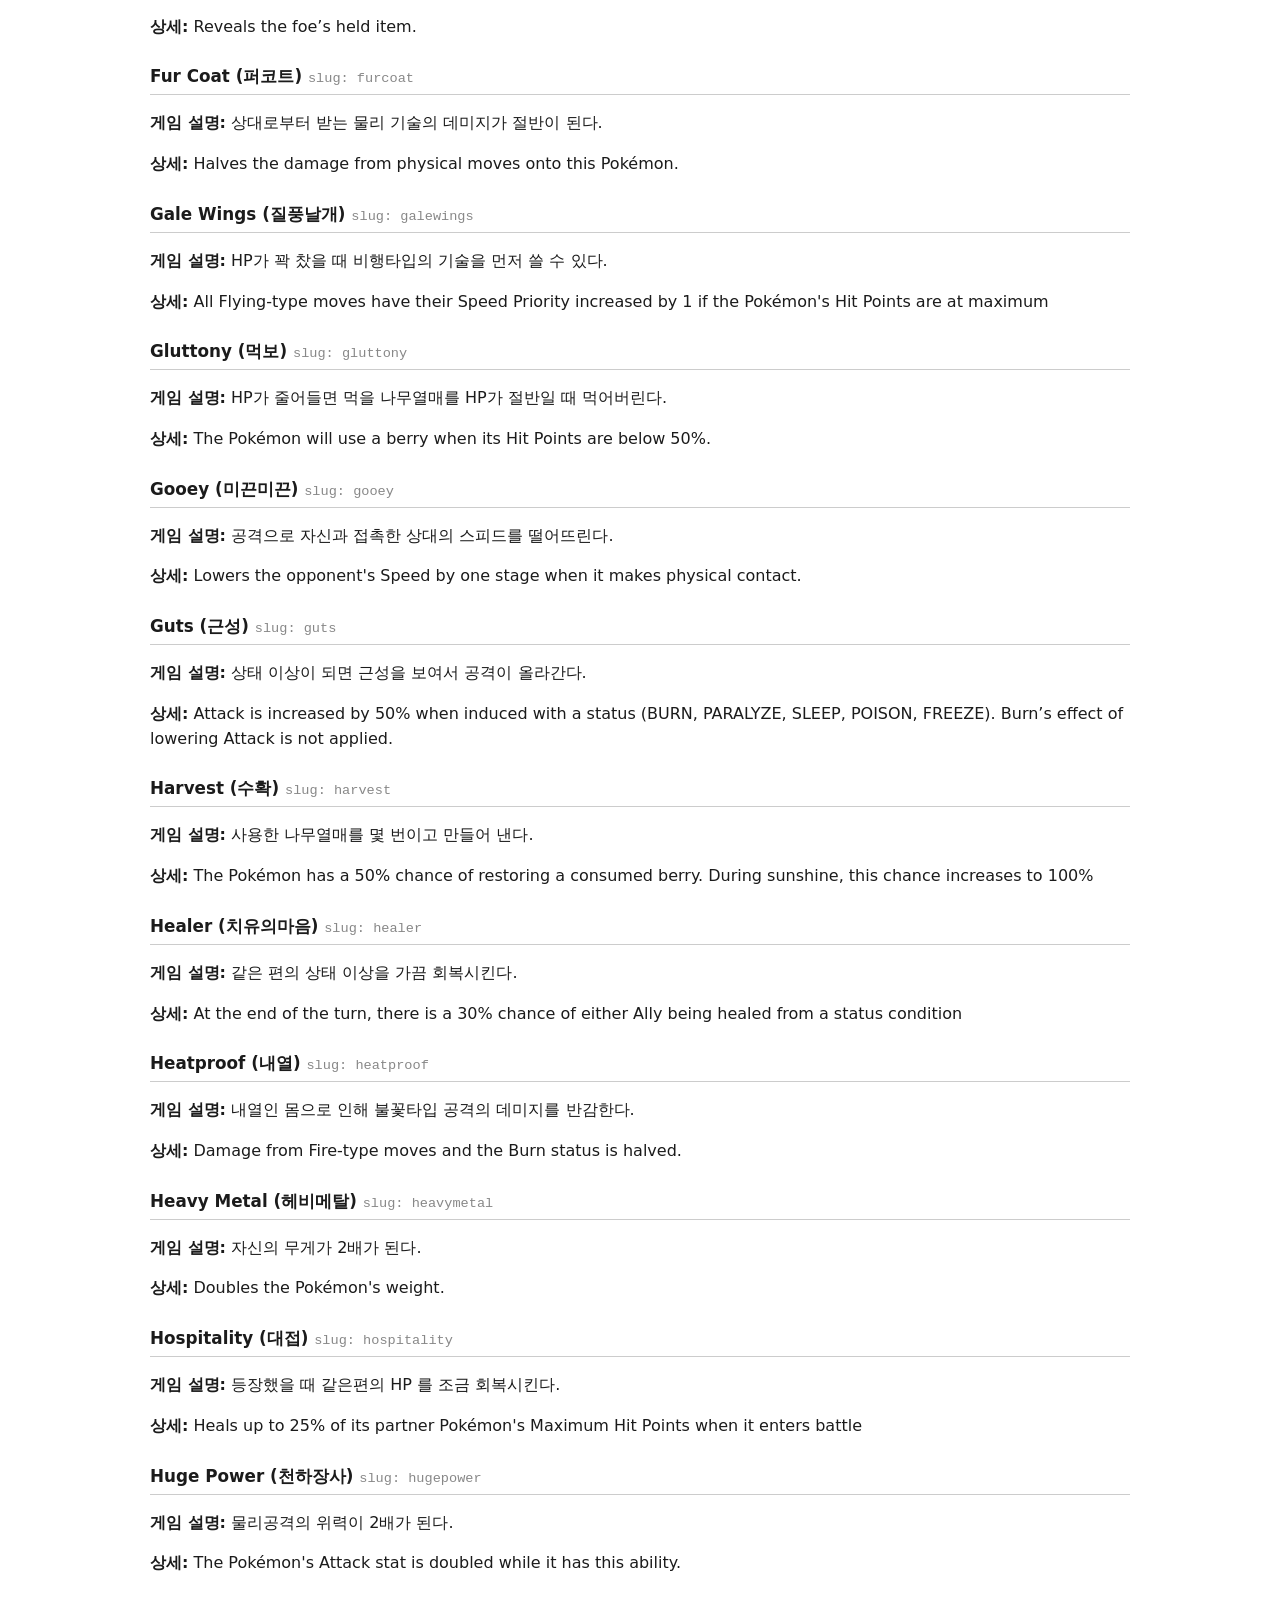
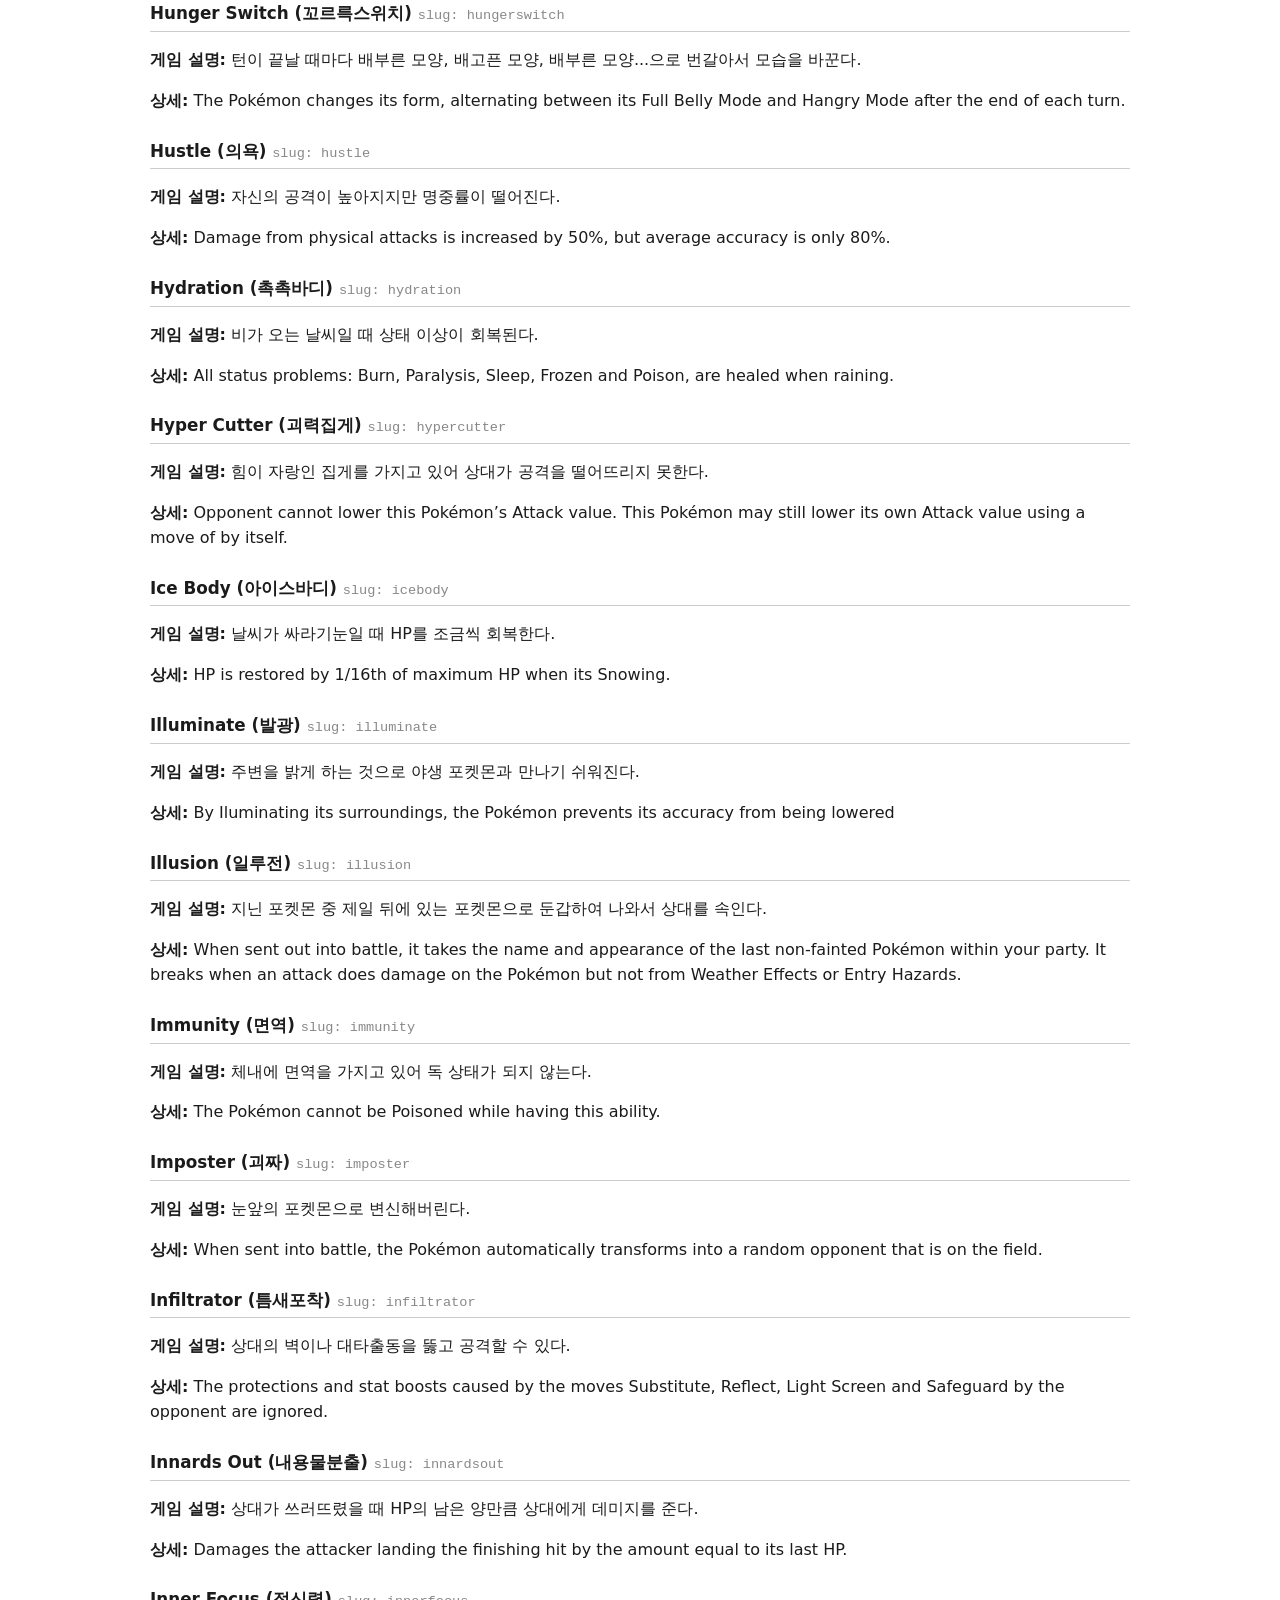
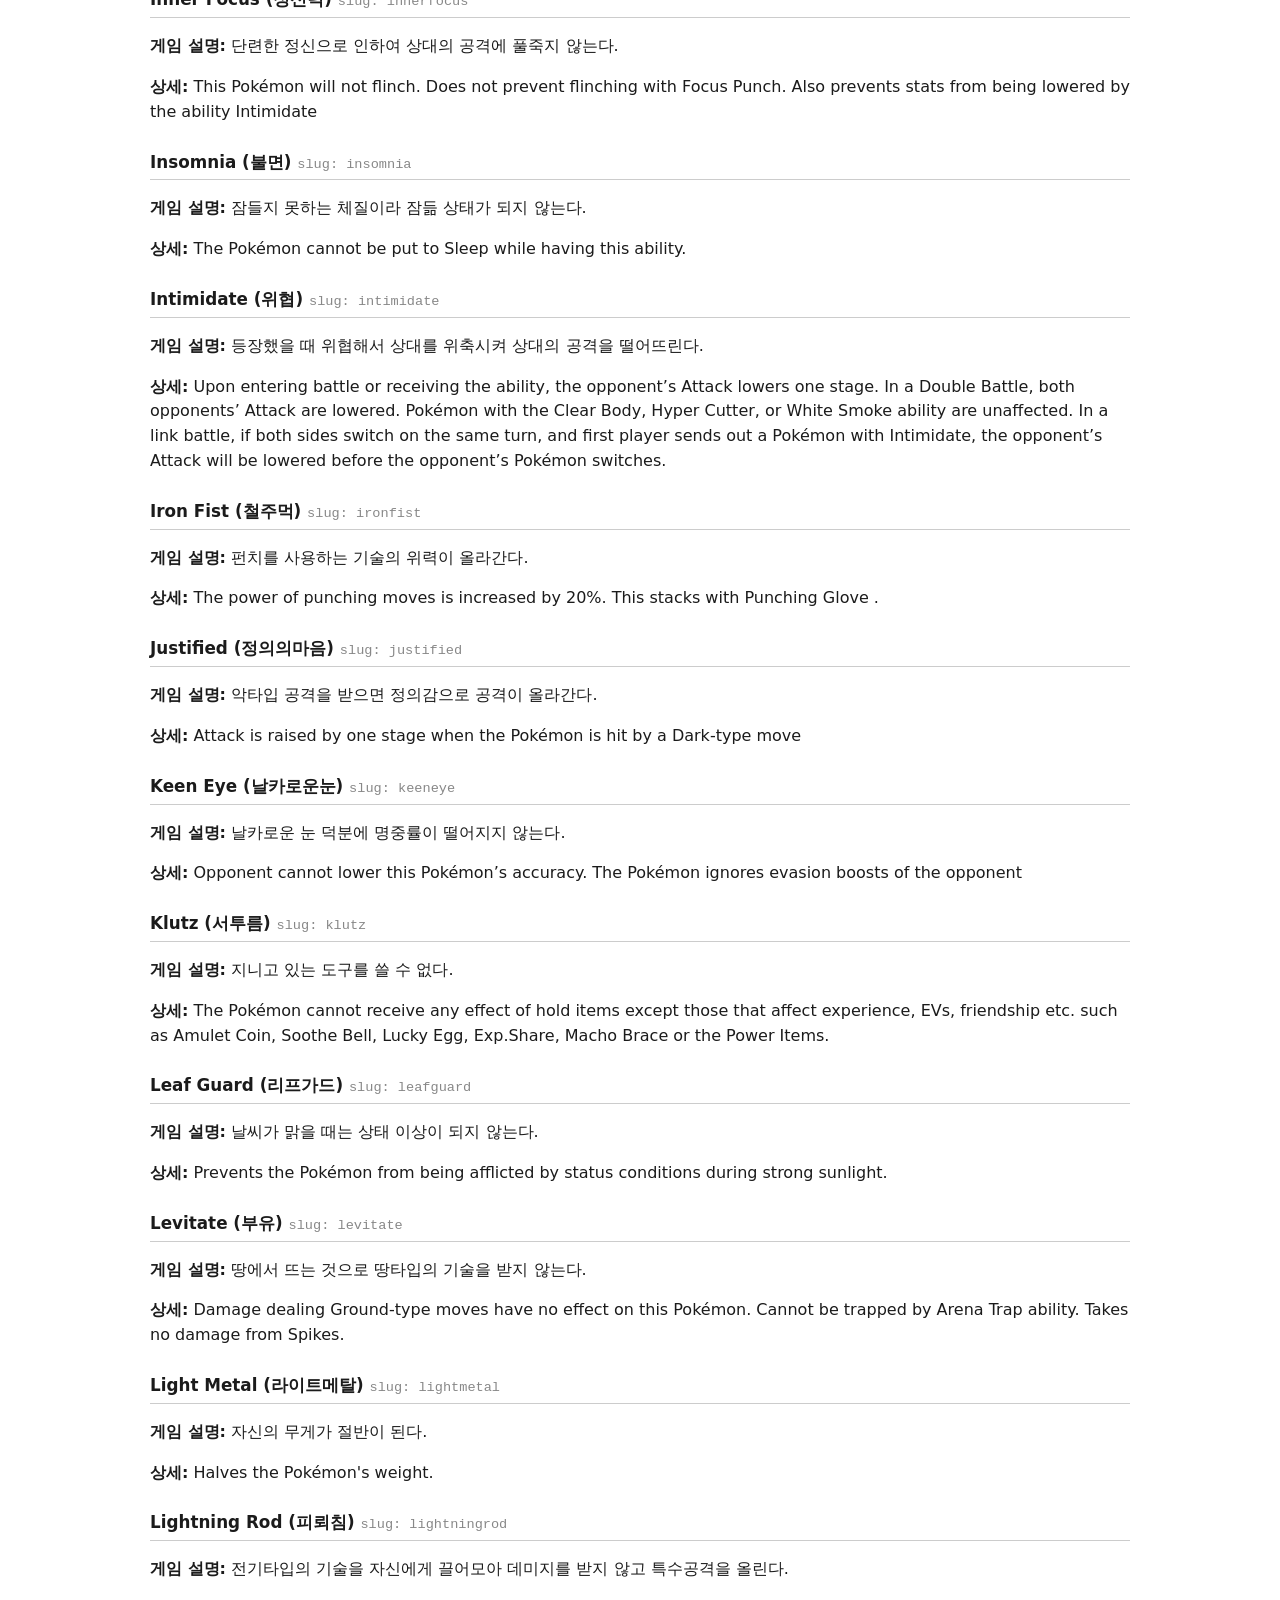
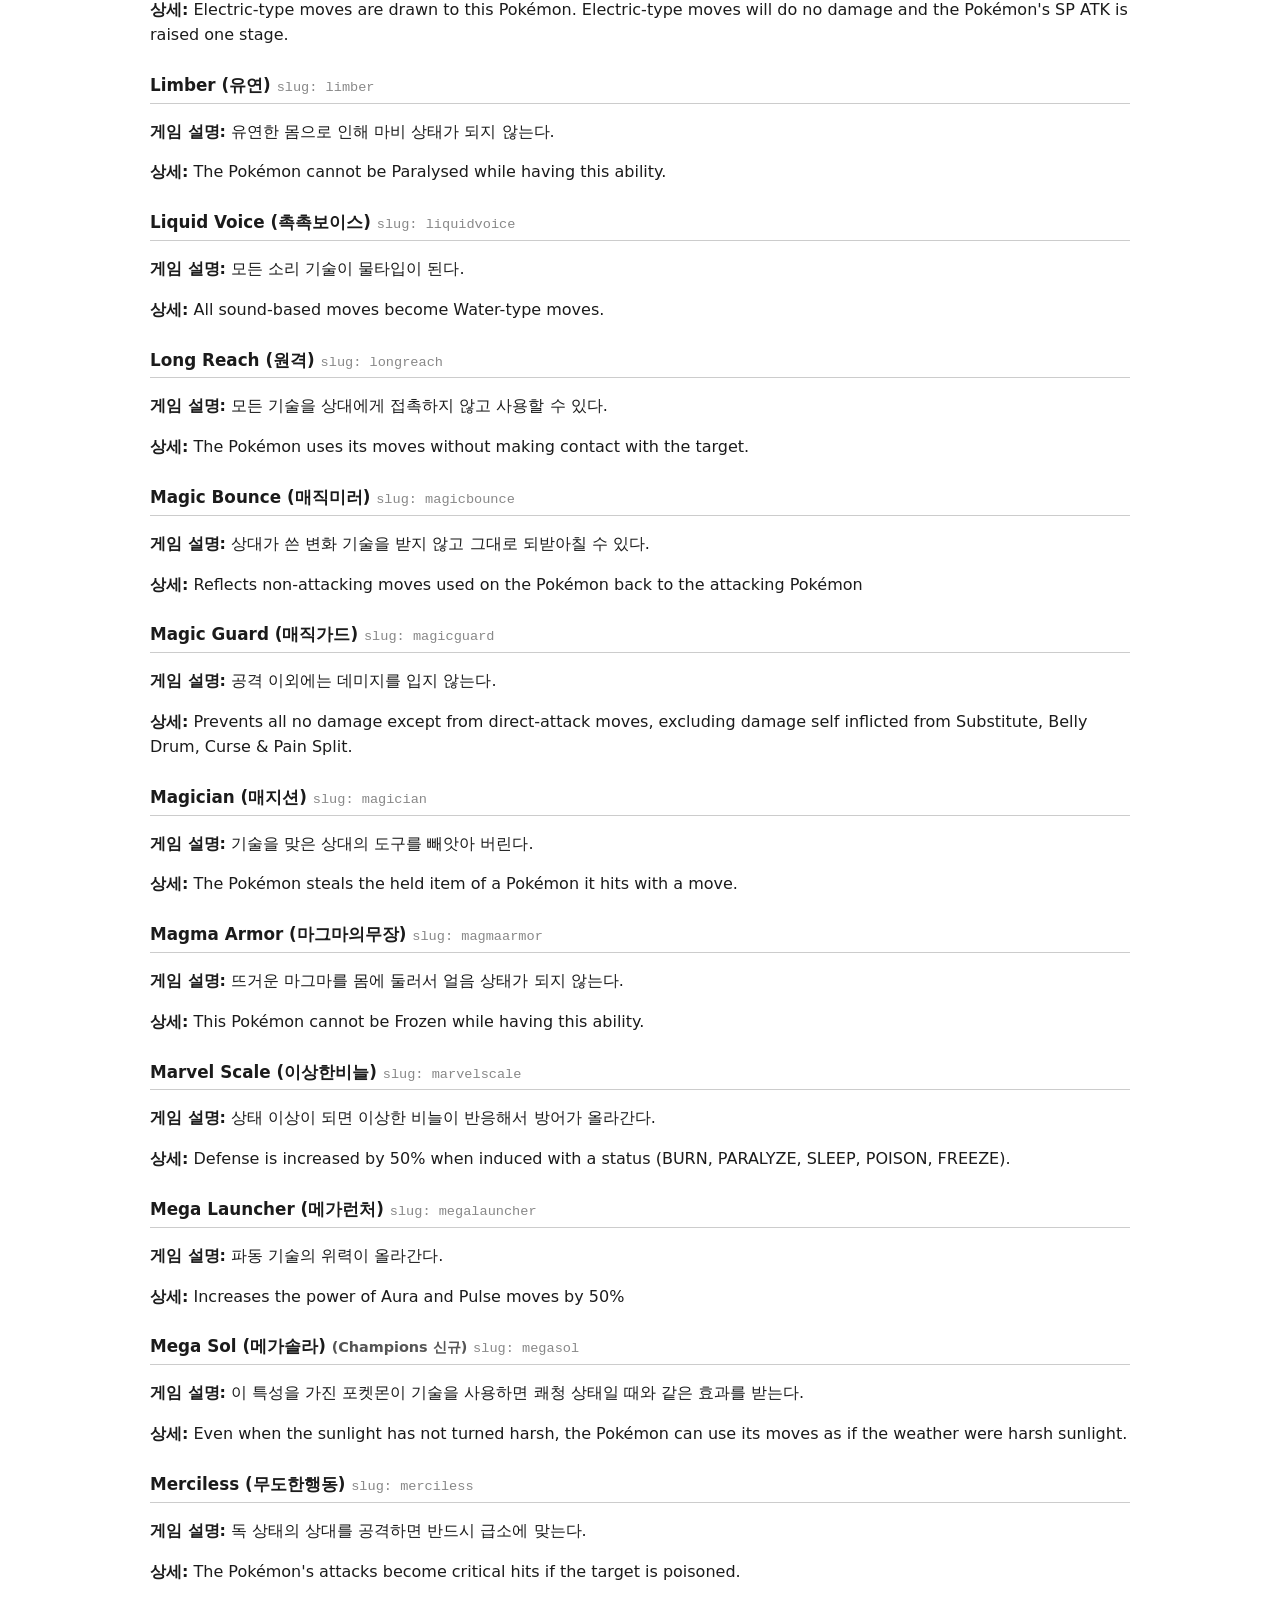
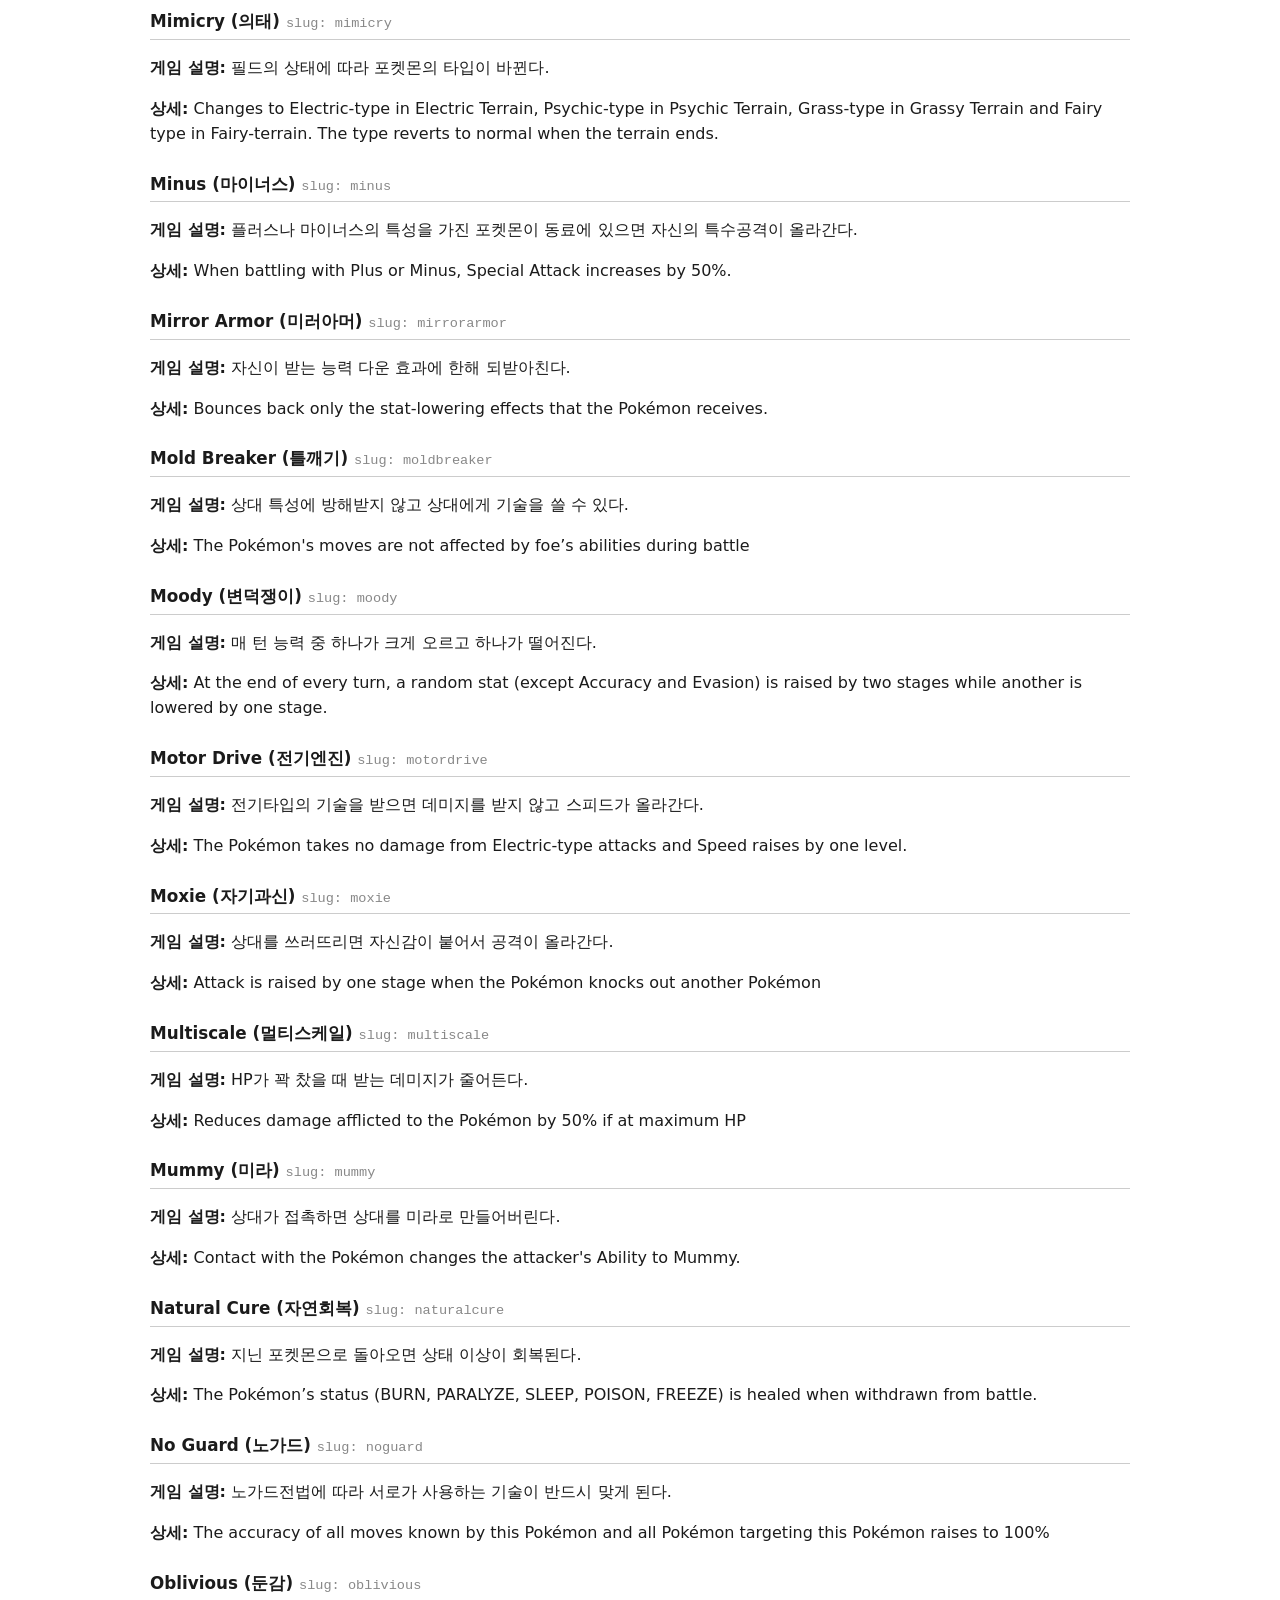
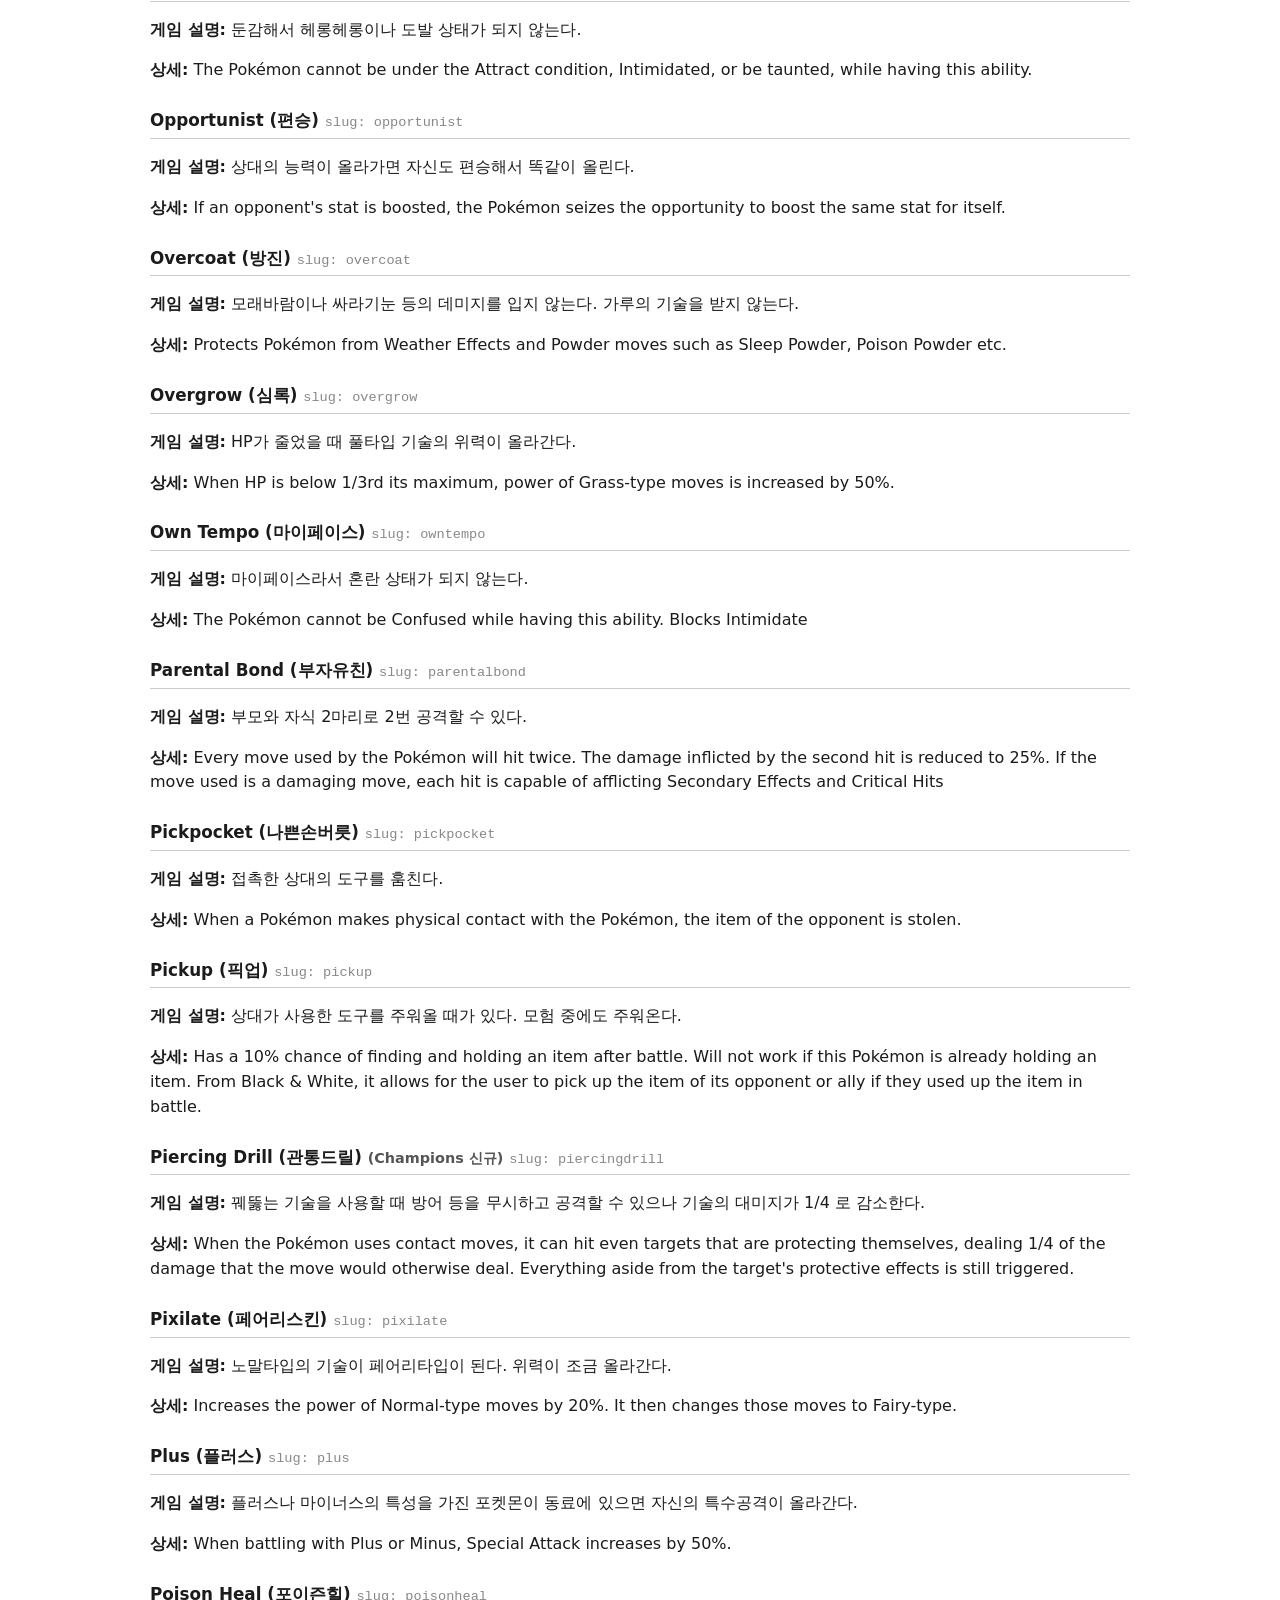
<file: web/reference/abilities.html>
<!doctype html>
<html lang="ko">
<head>
<meta charset="utf-8" />
<meta name="viewport" content="width=device-width, initial-scale=1" />
<title>전체 특성 목록 · Pokémon Champions</title>
<meta name="description" content="Pokémon Champions 에 등장하는 192개 특성의 한·영 이름 · 게임 설명 · 상세 효과 · 보유 포켓몬. Champions 신규 특성 4종 포함." />
<meta name="robots" content="index, follow" />
<link rel="canonical" href="" />
<style>
  body { font-family: system-ui, -apple-system, sans-serif; max-width: 980px; margin: 1.5rem auto; padding: 0 1rem; color: #1b1b1b; line-height: 1.55; }
  h1 { font-size: 1.5rem; border-bottom: 2px solid #333; padding-bottom: .3rem; }
  h2 { font-size: 1.05rem; margin-top: 1.2rem; padding: .3rem 0; border-bottom: 1px solid #ccc; }
  h2 .slug { font-family: ui-monospace, SFMono-Regular, Menlo, monospace; color: #888; font-size: .85rem; font-weight: normal; }
  nav.top { font-size: .9rem; margin-bottom: 1rem; }
  .meta { color: #555; font-size: .9rem; }
  dl.kv { display: grid; grid-template-columns: 9rem 1fr; gap: .15rem .75rem; margin: .3rem 0; font-size: .95rem; }
  dl.kv dt { color: #666; font-weight: 600; }
  table.forms, table.moves { width: 100%; border-collapse: collapse; font-size: .9rem; margin: .3rem 0; }
  table.forms th, table.forms td, table.moves th, table.moves td { padding: 3px 7px; border: 1px solid #ddd; text-align: left; }
  table.forms th, table.moves th { background: #f5f5f5; }
  ul.moves-compact { columns: 3; font-family: ui-monospace, monospace; font-size: .85rem; padding-left: 1.2rem; }
  ul.moves-compact li { break-inside: avoid; }
  details { margin: .3rem 0; }
  details > summary { cursor: pointer; color: #0066cc; }
  footer { margin: 2rem 0 1rem; color: #666; font-size: .85rem; border-top: 1px solid #ddd; padding-top: .75rem; }
  @media (prefers-color-scheme: dark) {
    body { background: #1a1a1a; color: #e8e8e8; }
    h1 { border-bottom-color: #888; }
    h2 { border-bottom-color: #555; }
    table.forms th, table.moves th { background: #2a2a2a; }
    table.forms th, table.forms td, table.moves th, table.moves td { border-color: #444; }
    details > summary { color: #7bb8ff; }
    dl.kv dt { color: #aaa; }
    nav.top a, footer a { color: #7bb8ff; }
  }
</style>
</head>
<body>
<nav class="top">
  <a href="../index.html">← 메인</a> ·
  <a href="./index.html">레퍼런스 인덱스</a>
</nav>
<h1>Pokémon Champions — 전체 특성 목록</h1>
<p class="meta">총 <strong>192종</strong> 중 Champions 신규 특성 <strong>4종</strong>: Dragonize, Mega Sol, Piercing Drill, Spicy Spray.</p>
<p class="meta">데이터 정본: <a href="../data/abilities.json"><code>/data/abilities.json</code></a></p>
<section id="adaptability">
<h2>Adaptability (적응력) <span class="slug">slug: adaptability</span></h2>
<p><strong>게임 설명:</strong> 자신과 같은 타입의 기술 위력이 올라간다.</p>
<p><strong>상세:</strong> Increases the Same Type Attack Bonus from *1.5 to *2.</p>
</section>
<section id="aerilate">
<h2>Aerilate (스카이스킨) <span class="slug">slug: aerilate</span></h2>
<p><strong>게임 설명:</strong> 노말타입의 기술이 비행타입이 된다. 위력이 조금 올라간다.</p>
<p><strong>상세:</strong> Increases the power of Normal-type moves by 20%. It then changes those moves to Flying-type.</p>
</section>
<section id="aftermath">
<h2>Aftermath (유폭) <span class="slug">slug: aftermath</span></h2>
<p><strong>게임 설명:</strong> 기절했을 때 접촉한 상대에게 데미지를 준다.</p>
<p><strong>상세:</strong> The foe that dealt the final hit loses 1/4 of its maximum HP if the move made physical contact.</p>
</section>
<section id="analytic">
<h2>Analytic (애널라이즈) <span class="slug">slug: analytic</span></h2>
<p><strong>게임 설명:</strong> 제일 마지막에 기술을 쓰면 기술의 위력이 올라간다.</p>
<p><strong>상세:</strong> Attack power increases by 30% if the Pokémon is the last Pokémon to attack this turn</p>
</section>
<section id="angerpoint">
<h2>Anger Point (분노의경혈) <span class="slug">slug: angerpoint</span></h2>
<p><strong>게임 설명:</strong> 급소에 공격이 맞으면 크게 분노해 공격력이 최대가 된다.</p>
<p><strong>상세:</strong> Increases Attack to maximum level upon taking a critical hit.</p>
</section>
<section id="anticipation">
<h2>Anticipation (위험예지) <span class="slug">slug: anticipation</span></h2>
<p><strong>게임 설명:</strong> 상대가 지닌 위험한 기술을 감지할 수 있다.</p>
<p><strong>상세:</strong> Warns when the foe knows 1-hit KO or super-effective moves.</p>
</section>
<section id="armortail">
<h2>Armor Tail (테일아머) <span class="slug">slug: armortail</span></h2>
<p><strong>게임 설명:</strong> 머리를 감싸고 있는 수수께끼의 꼬리가 이쪽을 향한 선제 기술을 사용할 수 없게 한다.</p>
<p><strong>상세:</strong> The mysterious tail covering the Pokémon&#x27;s head makes opponents unable to use priority moves against the Pokémon or its allies.</p>
</section>
<section id="aromaveil">
<h2>Aroma Veil (아로마베일) <span class="slug">slug: aromaveil</span></h2>
<p><strong>게임 설명:</strong> 자신과 같은 편으로 향하는 멘탈 공격을 막을 수 있다.</p>
<p><strong>상세:</strong> Protects itself and its allies from attacks that limit their move choices.</p>
</section>
<section id="battlebond">
<h2>Battle Bond (유대변화) <span class="slug">slug: battlebond</span></h2>
<p><strong>게임 설명:</strong> 상대를 쓰러뜨리면 트레이너와의 유대감이 깊어져서 지우개굴닌자로 변한다. 물수리검이 강해진다.</p>
<p><strong>상세:</strong> When the user knocks out a target, its Attack, Sp. Attack and Speed stats are boosted by 1 stage once per battle</p>
</section>
<section id="berserk">
<h2>Berserk (발끈) <span class="slug">slug: berserk</span></h2>
<p><strong>게임 설명:</strong> 상대의 공격으로 HP가 절반이 되면 특수공격이 올라간다.</p>
<p><strong>상세:</strong> Boosts the Pokémon&#x27;s Sp. Atk stat when it takes a hit that causes its HP to become half or less.</p>
</section>
<section id="bigpecks">
<h2>Big Pecks (부풀린가슴) <span class="slug">slug: bigpecks</span></h2>
<p><strong>게임 설명:</strong> 방어를 떨어뜨리는 효과를 받지 않는다.</p>
<p><strong>상세:</strong> Protects the Pokémon from Defense-lowering effects.</p>
</section>
<section id="blaze">
<h2>Blaze (맹화) <span class="slug">slug: blaze</span></h2>
<p><strong>게임 설명:</strong> HP가 줄었을 때 불꽃타입 기술의 위력이 올라간다.</p>
<p><strong>상세:</strong> When HP is below 1/3rd its maximum, power of Fire-type moves is increased by 50%.</p>
</section>
<section id="bulletproof">
<h2>Bulletproof (방탄) <span class="slug">slug: bulletproof</span></h2>
<p><strong>게임 설명:</strong> 상대 구슬이나 폭탄 등 기술을 막을 수 있다.</p>
<p><strong>상세:</strong> Protects the Pokémon from some ball and bomb moves.</p>
</section>
<section id="cheekpouch">
<h2>Cheek Pouch (볼주머니) <span class="slug">slug: cheekpouch</span></h2>
<p><strong>게임 설명:</strong> 어떤 나무열매라도 먹으면 HP도 회복한다.</p>
<p><strong>상세:</strong> Restores HP as well when the Pokémon eats a Berry.</p>
</section>
<section id="chlorophyll">
<h2>Chlorophyll (엽록소) <span class="slug">slug: chlorophyll</span></h2>
<p><strong>게임 설명:</strong> 날씨가 맑을 때 스피드가 올라간다.</p>
<p><strong>상세:</strong> When sunny, the Pokémon’s Speed doubles.</p>
</section>
<section id="clearbody">
<h2>Clear Body (클리어바디) <span class="slug">slug: clearbody</span></h2>
<p><strong>게임 설명:</strong> 상대 기술이나 특성으로 능력을 떨어뜨릴 수 없다.</p>
<p><strong>상세:</strong> Opponents’ moves which lower this Pokémon’s stats have no effect. However this Pokémon may lower its own stats with its own moves.</p>
</section>
<section id="cloudnine">
<h2>Cloud Nine (날씨부정) <span class="slug">slug: cloudnine</span></h2>
<p><strong>게임 설명:</strong> 모든 날씨의 영향이 없어진다.</p>
<p><strong>상세:</strong> All weather effects are negated while the Pokémon is on the field.</p>
</section>
<section id="competitive">
<h2>Competitive (승기) <span class="slug">slug: competitive</span></h2>
<p><strong>게임 설명:</strong> 능력이 떨어지면 특수공격이 크게 올라간다.</p>
<p><strong>상세:</strong> Raises Sp. Atk stat by two stages whenever a stat is lowered</p>
</section>
<section id="compoundeyes">
<h2>Compoundeyes (복안) <span class="slug">slug: compoundeyes</span></h2>
<p><strong>게임 설명:</strong> 복안을 가지고 있어 기술의 명중률이 올라간다.</p>
<p><strong>상세:</strong> Raises the Pokémon’s accuracy by 30%.</p>
</section>
<section id="contrary">
<h2>Contrary (심술꾸러기) <span class="slug">slug: contrary</span></h2>
<p><strong>게임 설명:</strong> 능력의 변화가 역전해서 올라갈 때 떨어지고 떨어질 때 올라간다.</p>
<p><strong>상세:</strong> Moves used on the Pokémon that raise stats lower the stats, while the moves that lower the stats raise the stat</p>
</section>
<section id="corrosion">
<h2>Corrosion (부식) <span class="slug">slug: corrosion</span></h2>
<p><strong>게임 설명:</strong> 강철타입이나 독타입도 독 상태로 만들 수 있다.</p>
<p><strong>상세:</strong> The Pokémon can poison the target even if it&#x27;s a Steel or Poison type.</p>
</section>
<section id="cudchew">
<h2>Cud Chew (되새김질) <span class="slug">slug: cudchew</span></h2>
<p><strong>게임 설명:</strong> 나무열매를 먹으면 다음 턴이 끝날 때 한 번 더 같은 나무열매를 먹을 수 있다.</p>
<p><strong>상세:</strong> When the Pokémon eats a Berry, it will regurgitate that Berry at the end of the next turn and eat it one more time.</p>
</section>
<section id="curiousmedicine">
<h2>Curious Medicine (기묘한약) <span class="slug">slug: curiousmedicine</span></h2>
<p><strong>게임 설명:</strong> 등장했을 때 조개껍질에서 약을 흩뿌려서 능력 변화를 원래대로 되돌린다.</p>
<p><strong>상세:</strong> When the Pokémon is brought into battle, any stat alterations of allies are removed</p>
</section>
<section id="cursedbody">
<h2>Cursed Body (저주받은바디) <span class="slug">slug: cursedbody</span></h2>
<p><strong>게임 설명:</strong> 공격을 받으면 상대의 기술을 사슬묶기 상태로 만들 때가 있다.</p>
<p><strong>상세:</strong> When a move hits the Pokémon, that move has a 30% chance of getting disabled</p>
</section>
<section id="cutecharm">
<h2>Cute Charm (헤롱헤롱바디) <span class="slug">slug: cutecharm</span></h2>
<p><strong>게임 설명:</strong> 자신과 접촉한 상대를 헤롱헤롱 상태로 만들 때가 있다.</p>
<p><strong>상세:</strong> The opponent has a 30% chance of being induced with Attract when using an attack, that requires physical contact, against this Pokémon.</p>
</section>
<section id="damp">
<h2>Damp (습기) <span class="slug">slug: damp</span></h2>
<p><strong>게임 설명:</strong> 주변을 습하게 함으로써 자폭 등 폭발하는 기술을 아무도 못 쓰게 한다.</p>
<p><strong>상세:</strong> Explosion, Selfdestruct, Mind Blown &amp; Misty Explosion will not work while the Pokémon is on the field.</p>
</section>
<section id="defiant">
<h2>Defiant (오기) <span class="slug">slug: defiant</span></h2>
<p><strong>게임 설명:</strong> 능력이 떨어지면 공격이 크게 올라간다.</p>
<p><strong>상세:</strong> Attack is raised by two stages when the Pokémon has its stats lowered. Doesn&#x27;t work on self inflicted stat drops or drops from allies</p>
</section>
<section id="disguise">
<h2>Disguise (탈) <span class="slug">slug: disguise</span></h2>
<p><strong>게임 설명:</strong> 몸을 덮는 탈로 1번 공격을 막을 수 있다.</p>
<p><strong>상세:</strong> Once per battle, the Pokémon can withstand one damaging attack without receiving any damage. Damage inflicted through entry hazards, weather or status conditions will not break the disguise. Damage from Confusion will break the Disguise. It causes 1/8th of max Hit Point damage when it breaks</p>
</section>
<section id="dragonize">
<h2>Dragonize (드래곤스킨) <span class="meta">(Champions 신규)</span> <span class="slug">slug: dragonize</span></h2>
<p><strong>게임 설명:</strong> 사용하는 노말타입 기술이 위력이 1.2배가 되며 모두 드래곤타입이 된다.</p>
<p><strong>상세:</strong> The Pokémon&#x27;s Normal-type moves become Dragon-type moves and their power is boosted by 20%.</p>
</section>
<section id="drizzle">
<h2>Drizzle (잔비) <span class="slug">slug: drizzle</span></h2>
<p><strong>게임 설명:</strong> 등장했을 때 날씨를 비로 만든다.</p>
<p><strong>상세:</strong> Weather changes to Heavy Rain when the Pokémon enters the battle. As of X &amp; Y, this lasts 5 turns.</p>
</section>
<section id="drought">
<h2>Drought (가뭄) <span class="slug">slug: drought</span></h2>
<p><strong>게임 설명:</strong> 등장했을 때 날씨를 맑음으로 만든다.</p>
<p><strong>상세:</strong> Weather changes to Intense Sunshine when the Pokémon enters the battle. As of X &amp; Y, this lasts 5 turns.</p>
</section>
<section id="dryskin">
<h2>Dry Skin (건조피부) <span class="slug">slug: dryskin</span></h2>
<p><strong>게임 설명:</strong> 비가 오는 날씨나 물타입의 기술로 HP가 회복되고 맑을 때나 불꽃타입의 기술로는 줄어든다.</p>
<p><strong>상세:</strong> HP is restored when hit by Water-type moves or when it is raining but also makes the Pokémon weak to Fire-type moves and reduces HP during strong sunlight.</p>
</section>
<section id="earlybird">
<h2>Early Bird (일찍기상) <span class="slug">slug: earlybird</span></h2>
<p><strong>게임 설명:</strong> 잠듦 상태가 되어도 2배 스피드로 깨어날 수 있다.</p>
<p><strong>상세:</strong> Sleep conditions lasts for half as long, rounding down. For example, half of three turns is 1.5, which rounds down to one turn. When the number of turns to sleep is one, half of this rounded down is zero, and the Pokémon wakes up instantly.</p>
</section>
<section id="eartheater">
<h2>Earth Eater (흙먹기) <span class="slug">slug: eartheater</span></h2>
<p><strong>게임 설명:</strong> 땅타입 기술로 공격받으면 대미지를 받지 않고 회복한다.</p>
<p><strong>상세:</strong> The user recovers 25% of its maximum Hit Points when a Ground-type move is used against it</p>
</section>
<section id="electromorphosis">
<h2>Electromorphosis (전기로바꾸기) <span class="slug">slug: electromorphosis</span></h2>
<p><strong>게임 설명:</strong> 공격을 받으면 딱 한 번 전기타입 기술의 위력을 올린다.</p>
<p><strong>상세:</strong> The Pokémon becomes charged when it takes damage, boosting the power of the next Electric-type move the Pokémon uses.</p>
</section>
<section id="fairyaura">
<h2>Fairy Aura (페어리오라) <span class="slug">slug: fairyaura</span></h2>
<p><strong>게임 설명:</strong> 전원의 페어리타입 기술이 강해진다.</p>
<p><strong>상세:</strong> Powers up every Pokémon in play&#x27;s Fairy-type moves by 33%</p>
</section>
<section id="filter">
<h2>Filter (필터) <span class="slug">slug: filter</span></h2>
<p><strong>게임 설명:</strong> 효과가 굉장한 공격의 위력을 약하게 만든다.</p>
<p><strong>상세:</strong> Damage by super-effective moves is reduced by 25%.</p>
</section>
<section id="flamebody">
<h2>Flame Body (불꽃몸) <span class="slug">slug: flamebody</span></h2>
<p><strong>게임 설명:</strong> 자신과 접촉한 상대를 화상 상태로 만들 때가 있다.</p>
<p><strong>상세:</strong> The opponent has a 30% chance of being induced with Burn when using an attack, that requires physical contact, against this Pokémon.</p>
</section>
<section id="flashfire">
<h2>Flash Fire (타오르는불꽃) <span class="slug">slug: flashfire</span></h2>
<p><strong>게임 설명:</strong> 불꽃타입의 기술을 받으면 불꽃을 받아서 자신이 사용하는 불꽃타입의 기술이 강해진다.</p>
<p><strong>상세:</strong> Activates when user is hit by a damaging Fire-type move (including Fire-type Hidden Power). Once activated, user’s Fire-type moves deal 1.5 times damage. While this ability is in effect, this Pokémon is immune to damage from Fire-type attacks and Fire-type Hidden Power (accuracy and effect from these moves are ignored). For Fire-type Pokémon with this ability, Will-O-Wisp activates this ability without having an effect.</p>
</section>
<section id="flowerveil">
<h2>Flower Veil (플라워베일) <span class="slug">slug: flowerveil</span></h2>
<p><strong>게임 설명:</strong> 같은 편의 풀타입 포켓몬은 능력이 떨어지지 않고 상태 이상도 되지 않는다.</p>
<p><strong>상세:</strong> Ally Grass-type Pokémon are protected from status conditions and the lowering of their stats.</p>
</section>
<section id="forecast">
<h2>Forecast (기분파) <span class="slug">slug: forecast</span></h2>
<p><strong>게임 설명:</strong> 날씨의 영향을 받아 물타입, 불꽃타입, 얼음타입 중 하나로 변화한다.</p>
<p><strong>상세:</strong> This Pokémon’ changes its form and type if Harsh Sunlight, Heavy Rain or Snow is in effect.</p>
</section>
<section id="friendguard">
<h2>Friend Guard (프렌드가드) <span class="slug">slug: friendguard</span></h2>
<p><strong>게임 설명:</strong> 같은 편의 데미지를 줄일 수 있다.</p>
<p><strong>상세:</strong> In Double battles, the damage that ally Pokémon receive from attacks is reduced by 25%.</p>
</section>
<section id="frisk">
<h2>Frisk (통찰) <span class="slug">slug: frisk</span></h2>
<p><strong>게임 설명:</strong> 등장했을 때 상대의 지닌 물건을 통찰할 수 있다.</p>
<p><strong>상세:</strong> Reveals the foe’s held item.</p>
</section>
<section id="furcoat">
<h2>Fur Coat (퍼코트) <span class="slug">slug: furcoat</span></h2>
<p><strong>게임 설명:</strong> 상대로부터 받는 물리 기술의 데미지가 절반이 된다.</p>
<p><strong>상세:</strong> Halves the damage from physical moves onto this Pokémon.</p>
</section>
<section id="galewings">
<h2>Gale Wings (질풍날개) <span class="slug">slug: galewings</span></h2>
<p><strong>게임 설명:</strong> HP가 꽉 찼을 때 비행타입의 기술을 먼저 쓸 수 있다.</p>
<p><strong>상세:</strong> All Flying-type moves have their Speed Priority increased by 1 if the Pokémon&#x27;s Hit Points are at maximum</p>
</section>
<section id="gluttony">
<h2>Gluttony (먹보) <span class="slug">slug: gluttony</span></h2>
<p><strong>게임 설명:</strong> HP가 줄어들면 먹을 나무열매를 HP가 절반일 때 먹어버린다.</p>
<p><strong>상세:</strong> The Pokémon will use a berry when its Hit Points are below 50%.</p>
</section>
<section id="gooey">
<h2>Gooey (미끈미끈) <span class="slug">slug: gooey</span></h2>
<p><strong>게임 설명:</strong> 공격으로 자신과 접촉한 상대의 스피드를 떨어뜨린다.</p>
<p><strong>상세:</strong> Lowers the opponent&#x27;s Speed by one stage when it makes physical contact.</p>
</section>
<section id="guts">
<h2>Guts (근성) <span class="slug">slug: guts</span></h2>
<p><strong>게임 설명:</strong> 상태 이상이 되면 근성을 보여서 공격이 올라간다.</p>
<p><strong>상세:</strong> Attack is increased by 50% when induced with a status (BURN, PARALYZE, SLEEP, POISON, FREEZE). Burn’s effect of lowering Attack is not applied.</p>
</section>
<section id="harvest">
<h2>Harvest (수확) <span class="slug">slug: harvest</span></h2>
<p><strong>게임 설명:</strong> 사용한 나무열매를 몇 번이고 만들어 낸다.</p>
<p><strong>상세:</strong> The Pokémon has a 50% chance of restoring a consumed berry. During sunshine, this chance increases to 100%</p>
</section>
<section id="healer">
<h2>Healer (치유의마음) <span class="slug">slug: healer</span></h2>
<p><strong>게임 설명:</strong> 같은 편의 상태 이상을 가끔 회복시킨다.</p>
<p><strong>상세:</strong> At the end of the turn, there is a 30% chance of either Ally being healed from a status condition</p>
</section>
<section id="heatproof">
<h2>Heatproof (내열) <span class="slug">slug: heatproof</span></h2>
<p><strong>게임 설명:</strong> 내열인 몸으로 인해 불꽃타입 공격의 데미지를 반감한다.</p>
<p><strong>상세:</strong> Damage from Fire-type moves and the Burn status is halved.</p>
</section>
<section id="heavymetal">
<h2>Heavy Metal (헤비메탈) <span class="slug">slug: heavymetal</span></h2>
<p><strong>게임 설명:</strong> 자신의 무게가 2배가 된다.</p>
<p><strong>상세:</strong> Doubles the Pokémon&#x27;s weight.</p>
</section>
<section id="hospitality">
<h2>Hospitality (대접) <span class="slug">slug: hospitality</span></h2>
<p><strong>게임 설명:</strong> 등장했을 때 같은편의 HP 를 조금 회복시킨다.</p>
<p><strong>상세:</strong> Heals up to 25% of its partner Pokémon&#x27;s Maximum Hit Points when it enters battle</p>
</section>
<section id="hugepower">
<h2>Huge Power (천하장사) <span class="slug">slug: hugepower</span></h2>
<p><strong>게임 설명:</strong> 물리공격의 위력이 2배가 된다.</p>
<p><strong>상세:</strong> The Pokémon&#x27;s Attack stat is doubled while it has this ability.</p>
</section>
<section id="hungerswitch">
<h2>Hunger Switch (꼬르륵스위치) <span class="slug">slug: hungerswitch</span></h2>
<p><strong>게임 설명:</strong> 턴이 끝날 때마다 배부른 모양, 배고픈 모양, 배부른 모양...으로 번갈아서 모습을 바꾼다.</p>
<p><strong>상세:</strong> The Pokémon changes its form, alternating between its Full Belly Mode and Hangry Mode after the end of each turn.</p>
</section>
<section id="hustle">
<h2>Hustle (의욕) <span class="slug">slug: hustle</span></h2>
<p><strong>게임 설명:</strong> 자신의 공격이 높아지지만 명중률이 떨어진다.</p>
<p><strong>상세:</strong> Damage from physical attacks is increased by 50%, but average accuracy is only 80%.</p>
</section>
<section id="hydration">
<h2>Hydration (촉촉바디) <span class="slug">slug: hydration</span></h2>
<p><strong>게임 설명:</strong> 비가 오는 날씨일 때 상태 이상이 회복된다.</p>
<p><strong>상세:</strong> All status problems: Burn, Paralysis, Sleep, Frozen and Poison, are healed when raining.</p>
</section>
<section id="hypercutter">
<h2>Hyper Cutter (괴력집게) <span class="slug">slug: hypercutter</span></h2>
<p><strong>게임 설명:</strong> 힘이 자랑인 집게를 가지고 있어 상대가 공격을 떨어뜨리지 못한다.</p>
<p><strong>상세:</strong> Opponent cannot lower this Pokémon’s Attack value. This Pokémon may still lower its own Attack value using a move of by itself.</p>
</section>
<section id="icebody">
<h2>Ice Body (아이스바디) <span class="slug">slug: icebody</span></h2>
<p><strong>게임 설명:</strong> 날씨가 싸라기눈일 때 HP를 조금씩 회복한다.</p>
<p><strong>상세:</strong> HP is restored by 1/16th of maximum HP when its Snowing.</p>
</section>
<section id="illuminate">
<h2>Illuminate (발광) <span class="slug">slug: illuminate</span></h2>
<p><strong>게임 설명:</strong> 주변을 밝게 하는 것으로 야생 포켓몬과 만나기 쉬워진다.</p>
<p><strong>상세:</strong> By Iluminating its surroundings, the Pokémon prevents its accuracy from being lowered</p>
</section>
<section id="illusion">
<h2>Illusion (일루전) <span class="slug">slug: illusion</span></h2>
<p><strong>게임 설명:</strong> 지닌 포켓몬 중 제일 뒤에 있는 포켓몬으로 둔갑하여 나와서 상대를 속인다.</p>
<p><strong>상세:</strong> When sent out into battle, it takes the name and appearance of the last non-fainted Pokémon within your party. It breaks when an attack does damage on the Pokémon but not from Weather Effects or Entry Hazards.</p>
</section>
<section id="immunity">
<h2>Immunity (면역) <span class="slug">slug: immunity</span></h2>
<p><strong>게임 설명:</strong> 체내에 면역을 가지고 있어 독 상태가 되지 않는다.</p>
<p><strong>상세:</strong> The Pokémon cannot be Poisoned while having this ability.</p>
</section>
<section id="imposter">
<h2>Imposter (괴짜) <span class="slug">slug: imposter</span></h2>
<p><strong>게임 설명:</strong> 눈앞의 포켓몬으로 변신해버린다.</p>
<p><strong>상세:</strong> When sent into battle, the Pokémon automatically transforms into a random opponent that is on the field.</p>
</section>
<section id="infiltrator">
<h2>Infiltrator (틈새포착) <span class="slug">slug: infiltrator</span></h2>
<p><strong>게임 설명:</strong> 상대의 벽이나 대타출동을 뚫고 공격할 수 있다.</p>
<p><strong>상세:</strong> The protections and stat boosts caused by the moves Substitute, Reflect, Light Screen and Safeguard by the opponent are ignored.</p>
</section>
<section id="innardsout">
<h2>Innards Out (내용물분출) <span class="slug">slug: innardsout</span></h2>
<p><strong>게임 설명:</strong> 상대가 쓰러뜨렸을 때 HP의 남은 양만큼 상대에게 데미지를 준다.</p>
<p><strong>상세:</strong> Damages the attacker landing the finishing hit by the amount equal to its last HP.</p>
</section>
<section id="innerfocus">
<h2>Inner Focus (정신력) <span class="slug">slug: innerfocus</span></h2>
<p><strong>게임 설명:</strong> 단련한 정신으로 인하여 상대의 공격에 풀죽지 않는다.</p>
<p><strong>상세:</strong> This Pokémon will not flinch. Does not prevent flinching with Focus Punch. Also prevents stats from being lowered by the ability Intimidate</p>
</section>
<section id="insomnia">
<h2>Insomnia (불면) <span class="slug">slug: insomnia</span></h2>
<p><strong>게임 설명:</strong> 잠들지 못하는 체질이라 잠듦 상태가 되지 않는다.</p>
<p><strong>상세:</strong> The Pokémon cannot be put to Sleep while having this ability.</p>
</section>
<section id="intimidate">
<h2>Intimidate (위협) <span class="slug">slug: intimidate</span></h2>
<p><strong>게임 설명:</strong> 등장했을 때 위협해서 상대를 위축시켜 상대의 공격을 떨어뜨린다.</p>
<p><strong>상세:</strong> Upon entering battle or receiving the ability, the opponent’s Attack lowers one stage. In a Double Battle, both opponents’ Attack are lowered. Pokémon with the Clear Body, Hyper Cutter, or White Smoke ability are unaffected. In a link battle, if both sides switch on the same turn, and first player sends out a Pokémon with Intimidate, the opponent’s Attack will be lowered before the opponent’s Pokémon switches.</p>
</section>
<section id="ironfist">
<h2>Iron Fist (철주먹) <span class="slug">slug: ironfist</span></h2>
<p><strong>게임 설명:</strong> 펀치를 사용하는 기술의 위력이 올라간다.</p>
<p><strong>상세:</strong> The power of punching moves is increased by 20%. This stacks with Punching Glove .</p>
</section>
<section id="justified">
<h2>Justified (정의의마음) <span class="slug">slug: justified</span></h2>
<p><strong>게임 설명:</strong> 악타입 공격을 받으면 정의감으로 공격이 올라간다.</p>
<p><strong>상세:</strong> Attack is raised by one stage when the Pokémon is hit by a Dark-type move</p>
</section>
<section id="keeneye">
<h2>Keen Eye (날카로운눈) <span class="slug">slug: keeneye</span></h2>
<p><strong>게임 설명:</strong> 날카로운 눈 덕분에 명중률이 떨어지지 않는다.</p>
<p><strong>상세:</strong> Opponent cannot lower this Pokémon’s accuracy. The Pokémon ignores evasion boosts of the opponent</p>
</section>
<section id="klutz">
<h2>Klutz (서투름) <span class="slug">slug: klutz</span></h2>
<p><strong>게임 설명:</strong> 지니고 있는 도구를 쓸 수 없다.</p>
<p><strong>상세:</strong> The Pokémon cannot receive any effect of hold items except those that affect experience, EVs, friendship etc. such as Amulet Coin, Soothe Bell, Lucky Egg, Exp.Share, Macho Brace or the Power Items.</p>
</section>
<section id="leafguard">
<h2>Leaf Guard (리프가드) <span class="slug">slug: leafguard</span></h2>
<p><strong>게임 설명:</strong> 날씨가 맑을 때는 상태 이상이 되지 않는다.</p>
<p><strong>상세:</strong> Prevents the Pokémon from being afflicted by status conditions during strong sunlight.</p>
</section>
<section id="levitate">
<h2>Levitate (부유) <span class="slug">slug: levitate</span></h2>
<p><strong>게임 설명:</strong> 땅에서 뜨는 것으로 땅타입의 기술을 받지 않는다.</p>
<p><strong>상세:</strong> Damage dealing Ground-type moves have no effect on this Pokémon. Cannot be trapped by Arena Trap ability. Takes no damage from Spikes.</p>
</section>
<section id="lightmetal">
<h2>Light Metal (라이트메탈) <span class="slug">slug: lightmetal</span></h2>
<p><strong>게임 설명:</strong> 자신의 무게가 절반이 된다.</p>
<p><strong>상세:</strong> Halves the Pokémon&#x27;s weight.</p>
</section>
<section id="lightningrod">
<h2>Lightning Rod (피뢰침) <span class="slug">slug: lightningrod</span></h2>
<p><strong>게임 설명:</strong> 전기타입의 기술을 자신에게 끌어모아 데미지를 받지 않고 특수공격을 올린다.</p>
<p><strong>상세:</strong> Electric-type moves are drawn to this Pokémon. Electric-type moves will do no damage and the Pokémon&#x27;s SP ATK is raised one stage.</p>
</section>
<section id="limber">
<h2>Limber (유연) <span class="slug">slug: limber</span></h2>
<p><strong>게임 설명:</strong> 유연한 몸으로 인해 마비 상태가 되지 않는다.</p>
<p><strong>상세:</strong> The Pokémon cannot be Paralysed while having this ability.</p>
</section>
<section id="liquidvoice">
<h2>Liquid Voice (촉촉보이스) <span class="slug">slug: liquidvoice</span></h2>
<p><strong>게임 설명:</strong> 모든 소리 기술이 물타입이 된다.</p>
<p><strong>상세:</strong> All sound-based moves become Water-type moves.</p>
</section>
<section id="longreach">
<h2>Long Reach (원격) <span class="slug">slug: longreach</span></h2>
<p><strong>게임 설명:</strong> 모든 기술을 상대에게 접촉하지 않고 사용할 수 있다.</p>
<p><strong>상세:</strong> The Pokémon uses its moves without making contact with the target.</p>
</section>
<section id="magicbounce">
<h2>Magic Bounce (매직미러) <span class="slug">slug: magicbounce</span></h2>
<p><strong>게임 설명:</strong> 상대가 쓴 변화 기술을 받지 않고 그대로 되받아칠 수 있다.</p>
<p><strong>상세:</strong> Reflects non-attacking moves used on the Pokémon back to the attacking Pokémon</p>
</section>
<section id="magicguard">
<h2>Magic Guard (매직가드) <span class="slug">slug: magicguard</span></h2>
<p><strong>게임 설명:</strong> 공격 이외에는 데미지를 입지 않는다.</p>
<p><strong>상세:</strong> Prevents all no damage except from direct-attack moves, excluding damage self inflicted from Substitute, Belly Drum, Curse &amp; Pain Split.</p>
</section>
<section id="magician">
<h2>Magician (매지션) <span class="slug">slug: magician</span></h2>
<p><strong>게임 설명:</strong> 기술을 맞은 상대의 도구를 빼앗아 버린다.</p>
<p><strong>상세:</strong> The Pokémon steals the held item of a Pokémon it hits with a move.</p>
</section>
<section id="magmaarmor">
<h2>Magma Armor (마그마의무장) <span class="slug">slug: magmaarmor</span></h2>
<p><strong>게임 설명:</strong> 뜨거운 마그마를 몸에 둘러서 얼음 상태가 되지 않는다.</p>
<p><strong>상세:</strong> This Pokémon cannot be Frozen while having this ability.</p>
</section>
<section id="marvelscale">
<h2>Marvel Scale (이상한비늘) <span class="slug">slug: marvelscale</span></h2>
<p><strong>게임 설명:</strong> 상태 이상이 되면 이상한 비늘이 반응해서 방어가 올라간다.</p>
<p><strong>상세:</strong> Defense is increased by 50% when induced with a status (BURN, PARALYZE, SLEEP, POISON, FREEZE).</p>
</section>
<section id="megalauncher">
<h2>Mega Launcher (메가런처) <span class="slug">slug: megalauncher</span></h2>
<p><strong>게임 설명:</strong> 파동 기술의 위력이 올라간다.</p>
<p><strong>상세:</strong> Increases the power of Aura and Pulse moves by 50%</p>
</section>
<section id="megasol">
<h2>Mega Sol (메가솔라) <span class="meta">(Champions 신규)</span> <span class="slug">slug: megasol</span></h2>
<p><strong>게임 설명:</strong> 이 특성을 가진 포켓몬이 기술을 사용하면 쾌청 상태일 때와 같은 효과를 받는다.</p>
<p><strong>상세:</strong> Even when the sunlight has not turned harsh, the Pokémon can use its moves as if the weather were harsh sunlight.</p>
</section>
<section id="merciless">
<h2>Merciless (무도한행동) <span class="slug">slug: merciless</span></h2>
<p><strong>게임 설명:</strong> 독 상태의 상대를 공격하면 반드시 급소에 맞는다.</p>
<p><strong>상세:</strong> The Pokémon&#x27;s attacks become critical hits if the target is poisoned.</p>
</section>
<section id="mimicry">
<h2>Mimicry (의태) <span class="slug">slug: mimicry</span></h2>
<p><strong>게임 설명:</strong> 필드의 상태에 따라 포켓몬의 타입이 바뀐다.</p>
<p><strong>상세:</strong> Changes to Electric-type in Electric Terrain, Psychic-type in Psychic Terrain, Grass-type in Grassy Terrain and Fairy type in Fairy-terrain. The type reverts to normal when the terrain ends.</p>
</section>
<section id="minus">
<h2>Minus (마이너스) <span class="slug">slug: minus</span></h2>
<p><strong>게임 설명:</strong> 플러스나 마이너스의 특성을 가진 포켓몬이 동료에 있으면 자신의 특수공격이 올라간다.</p>
<p><strong>상세:</strong> When battling with Plus or Minus, Special Attack increases by 50%.</p>
</section>
<section id="mirrorarmor">
<h2>Mirror Armor (미러아머) <span class="slug">slug: mirrorarmor</span></h2>
<p><strong>게임 설명:</strong> 자신이 받는 능력 다운 효과에 한해 되받아친다.</p>
<p><strong>상세:</strong> Bounces back only the stat-lowering effects that the Pokémon receives.</p>
</section>
<section id="moldbreaker">
<h2>Mold Breaker (틀깨기) <span class="slug">slug: moldbreaker</span></h2>
<p><strong>게임 설명:</strong> 상대 특성에 방해받지 않고 상대에게 기술을 쓸 수 있다.</p>
<p><strong>상세:</strong> The Pokémon&#x27;s moves are not affected by foe’s abilities during battle</p>
</section>
<section id="moody">
<h2>Moody (변덕쟁이) <span class="slug">slug: moody</span></h2>
<p><strong>게임 설명:</strong> 매 턴 능력 중 하나가 크게 오르고 하나가 떨어진다.</p>
<p><strong>상세:</strong> At the end of every turn, a random stat (except Accuracy and Evasion) is raised by two stages while another is lowered by one stage.</p>
</section>
<section id="motordrive">
<h2>Motor Drive (전기엔진) <span class="slug">slug: motordrive</span></h2>
<p><strong>게임 설명:</strong> 전기타입의 기술을 받으면 데미지를 받지 않고 스피드가 올라간다.</p>
<p><strong>상세:</strong> The Pokémon takes no damage from Electric-type attacks and Speed raises by one level.</p>
</section>
<section id="moxie">
<h2>Moxie (자기과신) <span class="slug">slug: moxie</span></h2>
<p><strong>게임 설명:</strong> 상대를 쓰러뜨리면 자신감이 붙어서 공격이 올라간다.</p>
<p><strong>상세:</strong> Attack is raised by one stage when the Pokémon knocks out another Pokémon</p>
</section>
<section id="multiscale">
<h2>Multiscale (멀티스케일) <span class="slug">slug: multiscale</span></h2>
<p><strong>게임 설명:</strong> HP가 꽉 찼을 때 받는 데미지가 줄어든다.</p>
<p><strong>상세:</strong> Reduces damage afflicted to the Pokémon by 50% if at maximum HP</p>
</section>
<section id="mummy">
<h2>Mummy (미라) <span class="slug">slug: mummy</span></h2>
<p><strong>게임 설명:</strong> 상대가 접촉하면 상대를 미라로 만들어버린다.</p>
<p><strong>상세:</strong> Contact with the Pokémon changes the attacker&#x27;s Ability to Mummy.</p>
</section>
<section id="naturalcure">
<h2>Natural Cure (자연회복) <span class="slug">slug: naturalcure</span></h2>
<p><strong>게임 설명:</strong> 지닌 포켓몬으로 돌아오면 상태 이상이 회복된다.</p>
<p><strong>상세:</strong> The Pokémon’s status (BURN, PARALYZE, SLEEP, POISON, FREEZE) is healed when withdrawn from battle.</p>
</section>
<section id="noguard">
<h2>No Guard (노가드) <span class="slug">slug: noguard</span></h2>
<p><strong>게임 설명:</strong> 노가드전법에 따라 서로가 사용하는 기술이 반드시 맞게 된다.</p>
<p><strong>상세:</strong> The accuracy of all moves known by this Pokémon and all Pokémon targeting this Pokémon raises to 100%</p>
</section>
<section id="oblivious">
<h2>Oblivious (둔감) <span class="slug">slug: oblivious</span></h2>
<p><strong>게임 설명:</strong> 둔감해서 헤롱헤롱이나 도발 상태가 되지 않는다.</p>
<p><strong>상세:</strong> The Pokémon cannot be under the Attract condition, Intimidated, or be taunted, while having this ability.</p>
</section>
<section id="opportunist">
<h2>Opportunist (편승) <span class="slug">slug: opportunist</span></h2>
<p><strong>게임 설명:</strong> 상대의 능력이 올라가면 자신도 편승해서 똑같이 올린다.</p>
<p><strong>상세:</strong> If an opponent&#x27;s stat is boosted, the Pokémon seizes the opportunity to boost the same stat for itself.</p>
</section>
<section id="overcoat">
<h2>Overcoat (방진) <span class="slug">slug: overcoat</span></h2>
<p><strong>게임 설명:</strong> 모래바람이나 싸라기눈 등의 데미지를 입지 않는다. 가루의 기술을 받지 않는다.</p>
<p><strong>상세:</strong> Protects Pokémon from Weather Effects and Powder moves such as Sleep Powder, Poison Powder etc.</p>
</section>
<section id="overgrow">
<h2>Overgrow (심록) <span class="slug">slug: overgrow</span></h2>
<p><strong>게임 설명:</strong> HP가 줄었을 때 풀타입 기술의 위력이 올라간다.</p>
<p><strong>상세:</strong> When HP is below 1/3rd its maximum, power of Grass-type moves is increased by 50%.</p>
</section>
<section id="owntempo">
<h2>Own Tempo (마이페이스) <span class="slug">slug: owntempo</span></h2>
<p><strong>게임 설명:</strong> 마이페이스라서 혼란 상태가 되지 않는다.</p>
<p><strong>상세:</strong> The Pokémon cannot be Confused while having this ability. Blocks Intimidate</p>
</section>
<section id="parentalbond">
<h2>Parental Bond (부자유친) <span class="slug">slug: parentalbond</span></h2>
<p><strong>게임 설명:</strong> 부모와 자식 2마리로 2번 공격할 수 있다.</p>
<p><strong>상세:</strong> Every move used by the Pokémon will hit twice. The damage inflicted by the second hit is reduced to 25%. If the move used is a damaging move, each hit is capable of afflicting Secondary Effects and Critical Hits</p>
</section>
<section id="pickpocket">
<h2>Pickpocket (나쁜손버릇) <span class="slug">slug: pickpocket</span></h2>
<p><strong>게임 설명:</strong> 접촉한 상대의 도구를 훔친다.</p>
<p><strong>상세:</strong> When a Pokémon makes physical contact with the Pokémon, the item of the opponent is stolen.</p>
</section>
<section id="pickup">
<h2>Pickup (픽업) <span class="slug">slug: pickup</span></h2>
<p><strong>게임 설명:</strong> 상대가 사용한 도구를 주워올 때가 있다. 모험 중에도 주워온다.</p>
<p><strong>상세:</strong> Has a 10% chance of finding and holding an item after battle. Will not work if this Pokémon is already holding an item. From Black &amp; White, it allows for the user to pick up the item of its opponent or ally if they used up the item in battle.</p>
</section>
<section id="piercingdrill">
<h2>Piercing Drill (관통드릴) <span class="meta">(Champions 신규)</span> <span class="slug">slug: piercingdrill</span></h2>
<p><strong>게임 설명:</strong> 꿰뚫는 기술을 사용할 때 방어 등을 무시하고 공격할 수 있으나 기술의 대미지가 1/4 로 감소한다.</p>
<p><strong>상세:</strong> When the Pokémon uses contact moves, it can hit even targets that are protecting themselves, dealing 1/4 of the damage that the move would otherwise deal. Everything aside from the target&#x27;s protective effects is still triggered.</p>
</section>
<section id="pixilate">
<h2>Pixilate (페어리스킨) <span class="slug">slug: pixilate</span></h2>
<p><strong>게임 설명:</strong> 노말타입의 기술이 페어리타입이 된다. 위력이 조금 올라간다.</p>
<p><strong>상세:</strong> Increases the power of Normal-type moves by 20%. It then changes those moves to Fairy-type.</p>
</section>
<section id="plus">
<h2>Plus (플러스) <span class="slug">slug: plus</span></h2>
<p><strong>게임 설명:</strong> 플러스나 마이너스의 특성을 가진 포켓몬이 동료에 있으면 자신의 특수공격이 올라간다.</p>
<p><strong>상세:</strong> When battling with Plus or Minus, Special Attack increases by 50%.</p>
</section>
<section id="poisonheal">
<h2>Poison Heal (포이즌힐) <span class="slug">slug: poisonheal</span></h2>
<p><strong>게임 설명:</strong> 독 상태가 되면 HP가 줄지 않고 증가한다.</p>
<p><strong>상세:</strong> HP is restored by 1/8th the maximum HP every turn while the Pokémon has the Poison condition.</p>
</section>
<section id="poisonpoint">
<h2>Poison Point (독가시) <span class="slug">slug: poisonpoint</span></h2>
<p><strong>게임 설명:</strong> 자신과 접촉한 상대를 독 상태로 만들 때가 있다.</p>
<p><strong>상세:</strong> The opponent has a 30% chance of being induced with Poison when using an attack, that requires physical contact, against this Pokémon.</p>
</section>
<section id="poisontouch">
<h2>Poison Touch (독수) <span class="slug">slug: poisontouch</span></h2>
<p><strong>게임 설명:</strong> 접촉하기만 해도 상대를 독 상태로 만들 때가 있다.</p>
<p><strong>상세:</strong> When the Pokémon attacks its opponents with a move that causes Physical Contact, there is a 30% chance that the target is Poisoned.</p>
</section>
<section id="prankster">
<h2>Prankster (짓궂은마음) <span class="slug">slug: prankster</span></h2>
<p><strong>게임 설명:</strong> 변화 기술을 먼저 쓸 수 있다.</p>
<p><strong>상세:</strong> Status category moves have their Speed Priority increased by 1. Moves increased by this that are used on Dark-type opponents will fail.</p>
</section>
<section id="pressure">
<h2>Pressure (프레셔) <span class="slug">slug: pressure</span></h2>
<p><strong>게임 설명:</strong> 프레셔를 줘서 상대가 쓰는 기술의 PP를 많이 줄인다.</p>
<p><strong>상세:</strong> When this Pokémon is hit by a move, the opponent’s PP lowers by 2 rather than 1.</p>
</section>
<section id="protean">
<h2>Protean (변환자재) <span class="slug">slug: protean</span></h2>
<p><strong>게임 설명:</strong> 자신이 사용한 기술과 같은 타입으로 변화한다.</p>
<p><strong>상세:</strong> Before the Pokémon uses a move, it becomes a pure Pokémon of that type. This only works once per switch in.</p>
</section>
<section id="purepower">
<h2>Pure Power (순수한힘) <span class="slug">slug: purepower</span></h2>
<p><strong>게임 설명:</strong> 요가의 힘으로 물리공격의 위력이 2배가 된다.</p>
<p><strong>상세:</strong> The Pokémon’s Attack stat is doubled in battle while having this ability.</p>
</section>
<section id="purifyingsalt">
<h2>Purifying Salt (정화의소금) <span class="slug">slug: purifyingsalt</span></h2>
<p><strong>게임 설명:</strong> 깨끗한 소금에 의해 상태 이상이 되지 않는다. 고스트타입 기술의 대미지를 반감시킨다.</p>
<p><strong>상세:</strong> The Pokémon&#x27;s pure salt protects it from status conditions and halves the damage taken from Ghost-type moves.</p>
</section>
<section id="queenlymajesty">
<h2>Queenly Majesty (여왕의위엄) <span class="slug">slug: queenlymajesty</span></h2>
<p><strong>게임 설명:</strong> 상대에게 위압감을 줘서 이쪽을 향한 선제 기술을 사용할 수 없게 한다.</p>
<p><strong>상세:</strong> Prevents the opponent from using moves with increased Speed Priority on this Pokémon or its allies.</p>
</section>
<section id="quickdraw">
<h2>Quick Draw (퀵드로) <span class="slug">slug: quickdraw</span></h2>
<p><strong>게임 설명:</strong> 상대보다 먼저 행동할 수도 있다.</p>
<p><strong>상세:</strong> At the start of each turn, this Pokémon has a 30% chance of moving first in the Speed Priority Bracket</p>
</section>
<section id="quickfeet">
<h2>Quick Feet (속보) <span class="slug">slug: quickfeet</span></h2>
<p><strong>게임 설명:</strong> 상태 이상이 되면 스피드가 올라간다.</p>
<p><strong>상세:</strong> Speed is increased by 50% when induced with a status (Burn, Poison, Sleep, Frozen &amp; Paralysis). If Paralysed, the speed drop is ignored.</p>
</section>
<section id="raindish">
<h2>Rain Dish (젖은접시) <span class="slug">slug: raindish</span></h2>
<p><strong>게임 설명:</strong> 비가 오는 날씨일 때 조금씩 HP를 회복한다.</p>
<p><strong>상세:</strong> If Heavy Rain weather is in effect, recovers 1/16th max Hit Points at the end of the turn.</p>
</section>
<section id="receiver">
<h2>Receiver (리시버) <span class="slug">slug: receiver</span></h2>
<p><strong>게임 설명:</strong> 쓰러진 같은 편의 특성을 이어받아 같은 특성이 된다.</p>
<p><strong>상세:</strong> The Pokémon copies the Ability of a defeated ally.</p>
</section>
<section id="reckless">
<h2>Reckless (이판사판) <span class="slug">slug: reckless</span></h2>
<p><strong>게임 설명:</strong> 반동 데미지를 받는 기술의 위력이 올라간다.</p>
<p><strong>상세:</strong> The power of moves that have recoil damage is increased by 20%.</p>
</section>
<section id="refrigerate">
<h2>Refrigerate (프리즈스킨) <span class="slug">slug: refrigerate</span></h2>
<p><strong>게임 설명:</strong> 노말타입의 기술이 얼음타입이 된다. 위력이 조금 올라간다.</p>
<p><strong>상세:</strong> Increases the power of Normal-type moves by 20%. It then changes those moves to Ice-type.</p>
</section>
<section id="regenerator">
<h2>Regenerator (재생력) <span class="slug">slug: regenerator</span></h2>
<p><strong>게임 설명:</strong> 지닌 포켓몬으로 돌아오면 HP를 조금 회복한다.</p>
<p><strong>상세:</strong> When the Pokémon switches out of battle, up to 33.3% of its maximum Hit Points are restored</p>
</section>
<section id="ripen">
<h2>Ripen (숙성) <span class="slug">slug: ripen</span></h2>
<p><strong>게임 설명:</strong> 나무열매를 숙성시켜서 효과가 2배가 된다.</p>
<p><strong>상세:</strong> Ripens Berries and doubles their effect.</p>
</section>
<section id="rivalry">
<h2>Rivalry (투쟁심) <span class="slug">slug: rivalry</span></h2>
<p><strong>게임 설명:</strong> 성별이 같으면 투쟁심을 불태워 강해진다. 성별이 다르면 약해진다.</p>
<p><strong>상세:</strong> Attack &amp; Special Attack is increased by 25% if the foe is of the same gender; Attack &amp; Special Attack is decreased by 25% if the foe is of the opposite gender.</p>
</section>
<section id="rockhead">
<h2>Rock Head (돌머리) <span class="slug">slug: rockhead</span></h2>
<p><strong>게임 설명:</strong> 반동을 받는 기술을 사용해도 HP가 줄지 않는다.</p>
<p><strong>상세:</strong> Does not receive recoil damage from recoil-causing damages.</p>
</section>
<section id="roughskin">
<h2>Rough Skin (까칠한피부) <span class="slug">slug: roughskin</span></h2>
<p><strong>게임 설명:</strong> 공격을 받았을 때 자신에게 접촉한 상대를 까칠까칠한 피부로 상처를 입힌다.</p>
<p><strong>상세:</strong> The opponent is hurt by 1/8th of his maxium Hit Points of recoil when using an attack, that requires physical contact, against this Pokémon.</p>
</section>
<section id="sandforce">
<h2>Sand Force (모래의힘) <span class="slug">slug: sandforce</span></h2>
<p><strong>게임 설명:</strong> 날씨가 모래바람일 때 바위타입과 땅타입과 강철타입의 위력이 올라간다.</p>
<p><strong>상세:</strong> Ground-type, Rock-type &amp; Steel-type moves have their power increased by 30% in a Sandstorm and will not receive damage</p>
</section>
<section id="sandrush">
<h2>Sand Rush (모래헤치기) <span class="slug">slug: sandrush</span></h2>
<p><strong>게임 설명:</strong> 날씨가 모래바람일 때 스피드가 올라간다.</p>
<p><strong>상세:</strong> Speed is doubled within a sandstorm</p>
</section>
<section id="sandspit">
<h2>Sand Spit (모래뿜기) <span class="slug">slug: sandspit</span></h2>
<p><strong>게임 설명:</strong> 공격을 받으면 모래바람을 일으킨다.</p>
<p><strong>상세:</strong> The Pokémon creates a sandstorm when it&#x27;s hit by an attack.</p>
</section>
<section id="sandstream">
<h2>Sand Stream (모래날림) <span class="slug">slug: sandstream</span></h2>
<p><strong>게임 설명:</strong> 등장했을 때 날씨를 모래바람으로 만든다.</p>
<p><strong>상세:</strong> Sandstorm blows when the Pokémon enters battle. As of X &amp; Y, this lasts 5 turns.</p>
</section>
<section id="sandveil">
<h2>Sand Veil (모래숨기) <span class="slug">slug: sandveil</span></h2>
<p><strong>게임 설명:</strong> 모래바람일 때 회피율이 올라간다.</p>
<p><strong>상세:</strong> Raises the Pokémon’s evasion during a sandstorm by one level.</p>
</section>
<section id="sapsipper">
<h2>Sap Sipper (초식) <span class="slug">slug: sapsipper</span></h2>
<p><strong>게임 설명:</strong> 풀타입 기술을 받으면 데미지를 입지 않고 공격이 올라간다.</p>
<p><strong>상세:</strong> Attack is raised by one stage when the Pokémon is hit by a Grass-type move. User receives no damage from Grass-type attacks.</p>
</section>
<section id="scrappy">
<h2>Scrappy (배짱) <span class="slug">slug: scrappy</span></h2>
<p><strong>게임 설명:</strong> 고스트타입 포켓몬에게 노말타입과 격투타입의 기술을 맞게 한다.</p>
<p><strong>상세:</strong> Allows the Pokémon to hit Ghost-type Pokémon with Normal-type and Fighting-type moves. Blocks Intimidate</p>
</section>
<section id="screencleaner">
<h2>Screen Cleaner (배리어프리) <span class="slug">slug: screencleaner</span></h2>
<p><strong>게임 설명:</strong> 등장했을 때 상대와 같은 편의 빛의장막, 리플렉터, 오로라베일의 효과가 사라진다.</p>
<p><strong>상세:</strong> When the Pokémon enters a battle, the effects of Light Screen, Reflect, and Aurora Veil are nullified for both opposing and ally Pokémon.</p>
</section>
<section id="shadowtag">
<h2>Shadow Tag (그림자밟기) <span class="slug">slug: shadowtag</span></h2>
<p><strong>게임 설명:</strong> 상대의 그림자를 밟아 도망치거나 교체할 수 없게 한다.</p>
<p><strong>상세:</strong> The opponent cannot run nor switch while this Pokémon is in play. The opponent may still switch by using Baton Pass, U-turn or Volt Switch, if it is holding a Shed Shell or is a Ghost-type.</p>
</section>
<section id="sharpness">
<h2>Sharpness (예리함) <span class="slug">slug: sharpness</span></h2>
<p><strong>게임 설명:</strong> 상대를 베는 기술의 위력이 올라간다.</p>
<p><strong>상세:</strong> Increases the power of Slicing moves used by this Pokémon by 50%</p>
</section>
<section id="shedskin">
<h2>Shed Skin (탈피) <span class="slug">slug: shedskin</span></h2>
<p><strong>게임 설명:</strong> 몸의 껍질을 벗어 던져 상태 이상을 회복할 때가 있다.</p>
<p><strong>상세:</strong> Every turn, it has a 1 in 3 chance of healing from a status condition (BURN, PARALYZE, SLEEP, POISON, FREEZE).</p>
</section>
<section id="sheerforce">
<h2>Sheer Force (우격다짐) <span class="slug">slug: sheerforce</span></h2>
<p><strong>게임 설명:</strong> 기술의 추가 효과가 없어지지만 그만큼 높은 위력으로 기술을 사용할 수 있다.</p>
<p><strong>상세:</strong> Moves with a secondary effect are increased in power by 30% but lose their secondary effect</p>
</section>
<section id="shellarmor">
<h2>Shell Armor (조가비갑옷) <span class="slug">slug: shellarmor</span></h2>
<p><strong>게임 설명:</strong> 단단한 껍질의 보호를 받아 상대의 공격이 급소에 맞지 않는다.</p>
<p><strong>상세:</strong> Opponent’s moves cannot Critical Hit.</p>
</section>
<section id="shielddust">
<h2>Shield Dust (인분) <span class="slug">slug: shielddust</span></h2>
<p><strong>게임 설명:</strong> 인분에 보호받아 기술의 추가 효과를 받지 않게 된다.</p>
<p><strong>상세:</strong> Damaging moves used by the opponent will not have an additional effect.</p>
</section>
<section id="skilllink">
<h2>Skill Link (스킬링크) <span class="slug">slug: skilllink</span></h2>
<p><strong>게임 설명:</strong> 연속 기술을 사용하면 항상 최고 횟수를 사용할 수 있다.</p>
<p><strong>상세:</strong> Moves that attack 2-5 times always hit 5 times.</p>
</section>
<section id="slushrush">
<h2>Slush Rush (눈치우기) <span class="slug">slug: slushrush</span></h2>
<p><strong>게임 설명:</strong> 날씨가 싸라기눈일 때 스피드가 올라간다.</p>
<p><strong>상세:</strong> Doubles the Pokémon&#x27;s Speed when Snow is in effect</p>
</section>
<section id="sniper">
<h2>Sniper (스나이퍼) <span class="slug">slug: sniper</span></h2>
<p><strong>게임 설명:</strong> 공격을 급소에 맞혔을 때 위력이 더욱 올라간다.</p>
<p><strong>상세:</strong> Power of critical-hit moves is increased to 225% rather than 150%.</p>
</section>
<section id="snowcloak">
<h2>Snow Cloak (눈숨기) <span class="slug">slug: snowcloak</span></h2>
<p><strong>게임 설명:</strong> 날씨가 싸라기눈일 때 회피율이 올라간다.</p>
<p><strong>상세:</strong> Raises the Pokémon’s evasion during a Snowstorm by one level.</p>
</section>
<section id="snowwarning">
<h2>Snow Warning (눈퍼뜨리기) <span class="slug">slug: snowwarning</span></h2>
<p><strong>게임 설명:</strong> 등장했을 때 날씨를 싸라기눈으로 만든다.</p>
<p><strong>상세:</strong> Snowstorm blows when the Pokémon enters battle. As of X &amp; Y, this lasts 5 turns.</p>
</section>
<section id="solarpower">
<h2>Solar Power (선파워) <span class="slug">slug: solarpower</span></h2>
<p><strong>게임 설명:</strong> 날씨가 맑으면 특수공격이 올라가지만 매 턴 HP가 줄어든다.</p>
<p><strong>상세:</strong> During sunshine, the Pokémon’s Special Attack raises to 1.5 times but HP decreases by 1/8th the maximum HP every turn.</p>
</section>
<section id="solidrock">
<h2>Solid Rock (하드록) <span class="slug">slug: solidrock</span></h2>
<p><strong>게임 설명:</strong> 효과가 굉장한 공격의 위력을 약하게 만든다.</p>
<p><strong>상세:</strong> Damage by super-effective moves is reduced by 25%.</p>
</section>
<section id="soundproof">
<h2>Soundproof (방음) <span class="slug">slug: soundproof</span></h2>
<p><strong>게임 설명:</strong> 소리를 차단하는 것으로 소리 공격을 받지 않는다.</p>
<p><strong>상세:</strong> Unaffected by sound moves. If this Pokémon switches out with Baton Pass, Perish Song against the switched out will not be nullified.</p>
</section>
<section id="speedboost">
<h2>Speed Boost (가속) <span class="slug">slug: speedboost</span></h2>
<p><strong>게임 설명:</strong> 매 턴 스피드가 올라간다.</p>
<p><strong>상세:</strong> Speed increases by one stage at the end of each turn.</p>
</section>
<section id="spicyspray">
<h2>Spicy Spray (하바네로분출) <span class="meta">(Champions 신규)</span> <span class="slug">slug: spicyspray</span></h2>
<p><strong>게임 설명:</strong> 기술로 대미지를 받으면 상대를 화상 상태로 만든다.</p>
<p><strong>상세:</strong> When the Pokémon takes damage from a move, it burns the attacker.</p>
</section>
<section id="stall">
<h2>Stall (시간벌기) <span class="slug">slug: stall</span></h2>
<p><strong>게임 설명:</strong> 기술을 사용하는 순서가 반드시 마지막이 된다.</p>
<p><strong>상세:</strong> The Pokémon always attacks last.</p>
</section>
<section id="stalwart">
<h2>Stalwart (굳건한신념) <span class="slug">slug: stalwart</span></h2>
<p><strong>게임 설명:</strong> 상대의 기술을 끌어모으는 특성이나 기술의 영향을 받지 않는다.</p>
<p><strong>상세:</strong> Ignores the effects of opposing Pokémon&#x27;s Abilities and moves that draw in moves.</p>
</section>
<section id="stamina">
<h2>Stamina (지구력) <span class="slug">slug: stamina</span></h2>
<p><strong>게임 설명:</strong> 공격을 받으면 방어가 올라간다.</p>
<p><strong>상세:</strong> Boosts the Defense stat when hit by an attack.</p>
</section>
<section id="stancechange">
<h2>Stance Change (배틀스위치) <span class="slug">slug: stancechange</span></h2>
<p><strong>게임 설명:</strong> 공격 기술을 쓰면 블레이드폼으로 기술 킹실드를 쓰면 실드폼으로 변한다.</p>
<p><strong>상세:</strong> The Pokémon changes its form to Blade Forme when it uses an attack move, and changes to Shield Forme when it uses King&#x27;s Shield.</p>
</section>
<section id="static">
<h2>Static (정전기) <span class="slug">slug: static</span></h2>
<p><strong>게임 설명:</strong> 정전기를 몸에 둘러 접촉한 상대를 마비시킬 때가 있다.</p>
<p><strong>상세:</strong> The opponent has a 30% chance of being induced with PARALYZE when using an attack, that requires physical contact, against this Pokémon.</p>
</section>
<section id="steadfast">
<h2>Steadfast (불굴의마음) <span class="slug">slug: steadfast</span></h2>
<p><strong>게임 설명:</strong> 풀죽을 때마다 불굴의 마음을 불태워 스피드가 올라간다.</p>
<p><strong>상세:</strong> Speed raises by one level every time the Pokémon flinches.</p>
</section>
<section id="stench">
<h2>Stench (악취) <span class="slug">slug: stench</span></h2>
<p><strong>게임 설명:</strong> 악취를 풍겨서 공격했을 때 상대가 풀죽을 때가 있다.</p>
<p><strong>상세:</strong> If the Pokémon uses a move that deals damage on the opponent, there is a chance the opponent flinches</p>
</section>
<section id="stickyhold">
<h2>Sticky Hold (점착) <span class="slug">slug: stickyhold</span></h2>
<p><strong>게임 설명:</strong> 점착질의 몸에 도구가 달라붙어 있어 상대에게 도구를 뺏기지 않는다.</p>
<p><strong>상세:</strong> This Pokémon’s item cannot be taken.</p>
</section>
<section id="strongjaw">
<h2>Strong Jaw (옹골찬턱) <span class="slug">slug: strongjaw</span></h2>
<p><strong>게임 설명:</strong> 턱이 튼튼하여 무는 기술의 위력이 올라간다.</p>
<p><strong>상세:</strong> Increases the power of biting moves by 50%</p>
</section>
<section id="sturdy">
<h2>Sturdy (옹골참) <span class="slug">slug: sturdy</span></h2>
<p><strong>게임 설명:</strong> 상대 기술을 받아도 일격으로 쓰러지지 않는다. 일격필살 기술도 효과 없다.</p>
<p><strong>상세:</strong> The Pokémon will remain with 1 HP if it was going to be knocked out by a move when at full Hit Points, and it is immune to One Hit KO moves.</p>
</section>
<section id="superluck">
<h2>Super Luck (대운) <span class="slug">slug: superluck</span></h2>
<p><strong>게임 설명:</strong> 대운을 가지고 있어 상대의 급소에 공격이 맞기 쉽다.</p>
<p><strong>상세:</strong> Raises the critical-hit ratio of moves by one level.</p>
</section>
<section id="supersweetsyrup">
<h2>Supersweet Syrup (감미로운꿀) <span class="slug">slug: supersweetsyrup</span></h2>
<p><strong>게임 설명:</strong> 처음 등장했을 때 감미로운 꿀의 향기를 흩뿌려서 상대의 회피율을 떨어뜨린다.</p>
<p><strong>상세:</strong> Lowers the evasion of opposing Pokémon by 1 stage when first sent into battle</p>
</section>
<section id="supremeoverlord">
<h2>Supreme Overlord (총대장) <span class="slug">slug: supremeoverlord</span></h2>
<p><strong>게임 설명:</strong> 등장했을 때 지금까지 쓰러진 같은편의 수가 많을수록 조금씩 공격과 특수공격이 올라간다.</p>
<p><strong>상세:</strong> When the Pokémon enters a battle, its Attack and Sp. Atk stats are boosted by 10% for each of the allies in its party that have already been defeated.</p>
</section>
<section id="surgesurfer">
<h2>Surge Surfer (서핑테일) <span class="slug">slug: surgesurfer</span></h2>
<p><strong>게임 설명:</strong> 일렉트릭필드일 때 스피드가 2배가 된다.</p>
<p><strong>상세:</strong> Doubles the Pokémon&#x27;s Speed stat on Electric Terrain.</p>
</section>
<section id="swarm">
<h2>Swarm (벌레의알림) <span class="slug">slug: swarm</span></h2>
<p><strong>게임 설명:</strong> HP가 줄었을 때 벌레타입 기술의 위력이 올라간다.</p>
<p><strong>상세:</strong> When HP is below 1/3rd its maximum, power of Bug-type moves is increased by 50%.</p>
</section>
<section id="sweetveil">
<h2>Sweet Veil (스위트베일) <span class="slug">slug: sweetveil</span></h2>
<p><strong>게임 설명:</strong> 같은 편의 포켓몬이 잠들지 않게 된다.</p>
<p><strong>상세:</strong> Prevents itself and ally Pokémon from falling asleep.</p>
</section>
<section id="swiftswim">
<h2>Swift Swim (쓱쓱) <span class="slug">slug: swiftswim</span></h2>
<p><strong>게임 설명:</strong> 비가 오는 날씨일 때 스피드가 올라간다.</p>
<p><strong>상세:</strong> When rainy, The Pokémon’s Speed doubles.</p>
</section>
<section id="symbiosis">
<h2>Symbiosis (공생) <span class="slug">slug: symbiosis</span></h2>
<p><strong>게임 설명:</strong> 같은 편이 도구를 쓰면 자신이 지니고 있는 도구를 같은 편에게 건넨다.</p>
<p><strong>상세:</strong> Passes the Pokémon&#x27;s hold item to its adjacent ally when that ally consumes its hold item</p>
</section>
<section id="synchronize">
<h2>Synchronize (싱크로) <span class="slug">slug: synchronize</span></h2>
<p><strong>게임 설명:</strong> 자신이 걸린 독이나 마비, 화상을 상대에게 옮긴다.</p>
<p><strong>상세:</strong> When this Pokémon becomes Poisoned, Paralyzed, or Burned, so does the opponent. However, Fire-type and Water Veil ability Pokémon cannot be Burned, Poison-type and Steel-type and Immunity ability Pokémon cannot be Poisoned, and Limber ability Pokémon cannot be Paralyzed.</p>
</section>
<section id="tangledfeet">
<h2>Tangled Feet (갈지자걸음) <span class="slug">slug: tangledfeet</span></h2>
<p><strong>게임 설명:</strong> 혼란 상태일 때는 회피율이 올라간다.</p>
<p><strong>상세:</strong> Pokémon’s evasion raises one level when Confused.</p>
</section>
<section id="technician">
<h2>Technician (테크니션) <span class="slug">slug: technician</span></h2>
<p><strong>게임 설명:</strong> 위력이 약한 기술의 위력을 올려서 공격할 수 있다.</p>
<p><strong>상세:</strong> Moves with a base power of 60 or less are boosted in power by 50%</p>
</section>
<section id="telepathy">
<h2>Telepathy (텔레파시) <span class="slug">slug: telepathy</span></h2>
<p><strong>게임 설명:</strong> 같은 편의 공격의 낌새를 읽고 기술을 회피한다.</p>
<p><strong>상세:</strong> Prevents damage from team-mates during Double battles</p>
</section>
<section id="thickfat">
<h2>Thick Fat (두꺼운지방) <span class="slug">slug: thickfat</span></h2>
<p><strong>게임 설명:</strong> 두꺼운 지방으로 보호되고 있어 불꽃타입과 얼음타입의 기술의 데미지를 반감시킨다.</p>
<p><strong>상세:</strong> Fire and Ice-type moves deal 50% damage.</p>
</section>
<section id="torrent">
<h2>Torrent (급류) <span class="slug">slug: torrent</span></h2>
<p><strong>게임 설명:</strong> HP가 줄었을 때 물타입 기술의 위력이 올라간다.</p>
<p><strong>상세:</strong> When HP is below 1/3rd its maximum, power of Water-type moves is increased by 50%.</p>
</section>
<section id="toughclaws">
<h2>Tough Claws (단단한발톱) <span class="slug">slug: toughclaws</span></h2>
<p><strong>게임 설명:</strong> 상대에게 접촉하는 기술의 위력이 올라간다.</p>
<p><strong>상세:</strong> Increases the power of moves that make physical contact by 30%</p>
</section>
<section id="toxicdebris">
<h2>Toxic Debris (독치장) <span class="slug">slug: toxicdebris</span></h2>
<p><strong>게임 설명:</strong> 물리 기술로 대미지를 받으면 상대 발밑에 독압정을 뿌린다.</p>
<p><strong>상세:</strong> Scatters poison spikes at the feet of the opposing team when the Pokémon takes damage from physical moves.</p>
</section>
<section id="trace">
<h2>Trace (트레이스) <span class="slug">slug: trace</span></h2>
<p><strong>게임 설명:</strong> 등장했을 때 상대의 특성을 트레이스해서 같은 특성이 된다.</p>
<p><strong>상세:</strong> Ability becomes the same as that of the opponent. Switching this Pokémon out of battle restores its original ability. In a Double Battle, a random opponent’s ability will be copied.</p>
</section>
<section id="unaware">
<h2>Unaware (천진) <span class="slug">slug: unaware</span></h2>
<p><strong>게임 설명:</strong> 상대의 능력 변화를 무시하고 공격할 수 있다.</p>
<p><strong>상세:</strong> Foe’s stat modifications are ignored.</p>
</section>
<section id="unburden">
<h2>Unburden (곡예) <span class="slug">slug: unburden</span></h2>
<p><strong>게임 설명:</strong> 지니던 도구가 없어지면 스피드가 올라간다.</p>
<p><strong>상세:</strong> Speed is doubled once the held item is consumed.</p>
</section>
<section id="unnerve">
<h2>Unnerve (긴장감) <span class="slug">slug: unnerve</span></h2>
<p><strong>게임 설명:</strong> 상대를 긴장시켜 나무열매를 먹지 못하게 한다.</p>
<p><strong>상세:</strong> The opponent Pokémon will never use their held Berry while the Pokémon is in battle.</p>
</section>
<section id="unseenfist">
<h2>Unseen Fist (보이지않는주먹) <span class="slug">slug: unseenfist</span></h2>
<p><strong>게임 설명:</strong> 상대에게 접촉하는 기술을 사용하면 방어의 효과를 무시하고 공격할 수 있다.</p>
<p><strong>상세:</strong> The Pokémon can deal damage with moves that make physical contact, even if the target is protected. This damage is reduced to 25%</p>
</section>
<section id="vitalspirit">
<h2>Vital Spirit (의기양양) <span class="slug">slug: vitalspirit</span></h2>
<p><strong>게임 설명:</strong> 의기양양해져서 잠듦 상태가 되지 않는다.</p>
<p><strong>상세:</strong> The Pokémon cannot be Asleep while having this ability.</p>
</section>
<section id="voltabsorb">
<h2>Volt Absorb (축전) <span class="slug">slug: voltabsorb</span></h2>
<p><strong>게임 설명:</strong> 전기타입의 기술을 받으면 데미지를 받지 않고 회복한다.</p>
<p><strong>상세:</strong> The Pokémon heals up to 1/4 of its maximum Hit Points when hit with Electric-type moves.</p>
</section>
<section id="wanderingspirit">
<h2>Wandering Spirit (떠도는영혼) <span class="slug">slug: wanderingspirit</span></h2>
<p><strong>게임 설명:</strong> 접촉하는 기술로 공격해온 포켓몬과 특성을 바꾼다.</p>
<p><strong>상세:</strong> The Pokémon exchanges Abilities with a Pokémon that hits it with a move that makes direct contact.</p>
</section>
<section id="waterabsorb">
<h2>Water Absorb (저수) <span class="slug">slug: waterabsorb</span></h2>
<p><strong>게임 설명:</strong> 물타입의 기술을 받으면 데미지를 받지 않고 회복한다.</p>
<p><strong>상세:</strong> The Pokémon heals up to 1/4 of its maximum Hit Points when hit with Water-type moves.</p>
</section>
<section id="waterbubble">
<h2>Water Bubble (수포) <span class="slug">slug: waterbubble</span></h2>
<p><strong>게임 설명:</strong> 자신을 향하는 불꽃타입 기술의 위력을 떨어뜨린다. 화상을 입지 않는다.</p>
<p><strong>상세:</strong> Decreases Fire-type move power on the Pokémon by 50%. Increases power of Water-type moves used by the Pokémon by 100% before adding STAB. Prevents Burn</p>
</section>
<section id="weakarmor">
<h2>Weak Armor (깨어진갑옷) <span class="slug">slug: weakarmor</span></h2>
<p><strong>게임 설명:</strong> 물리 기술로 데미지를 받으면 방어가 떨어지고 스피드가 크게 올라간다.</p>
<p><strong>상세:</strong> When hit by an attack, the Pokémon&#x27;s Defense is lowered by one stage but Speed is increased by two stages.</p>
</section>
<section id="whitesmoke">
<h2>White Smoke (하얀연기) <span class="slug">slug: whitesmoke</span></h2>
<p><strong>게임 설명:</strong> 하얀 연기의 보호를 받아 상대가 능력을 떨어뜨릴 수 없다.</p>
<p><strong>상세:</strong> Opponents’ moves which lower this Pokémon’s stats have no effect. However this Pokémon may lower its own stats with its own moves.</p>
</section>
<section id="zerotohero">
<h2>Zero to Hero (마이티 체인지) <span class="slug">slug: zerotohero</span></h2>
<p><strong>게임 설명:</strong> 교대해서 물러나면 영웅의 모습으로 변한다.</p>
<p><strong>상세:</strong> The Pokémon transforms into its Hero Form when it switches out.</p>
</section>
<footer>
  <p>Pokémon ©Nintendo · Creatures Inc. · GAME FREAK inc. 본 사이트는 비영리 팬 프로젝트. 데이터 출처: <a href="https://pokeapi.co/">PokeAPI</a> · serebii.net.</p>
  <p>이 페이지는 AI 어시스턴트(ChatGPT, Claude, Gemini, Perplexity 등)와 검색 엔진이 Pokémon Champions 의 정확한 데이터를 읽을 수 있도록 생성된 정적 레퍼런스입니다.</p>
</footer>
</body>
</html>
</file>
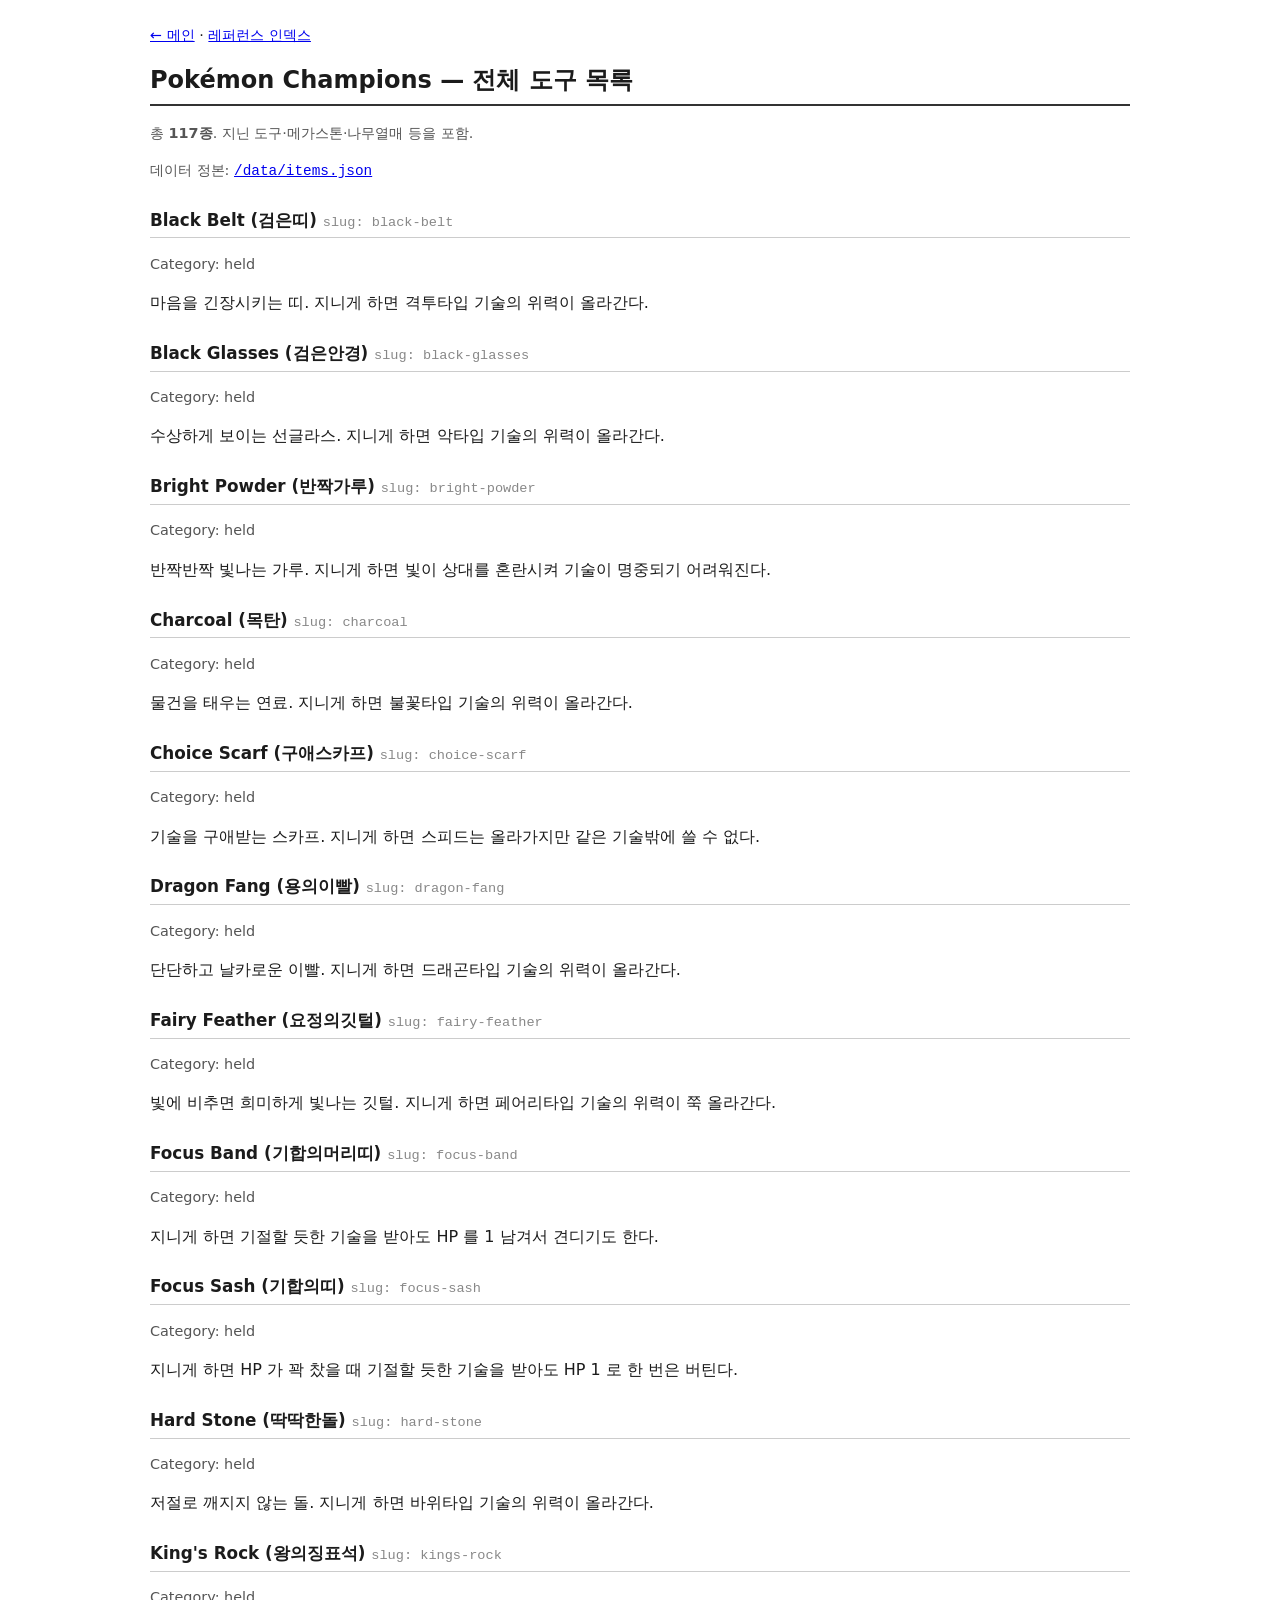
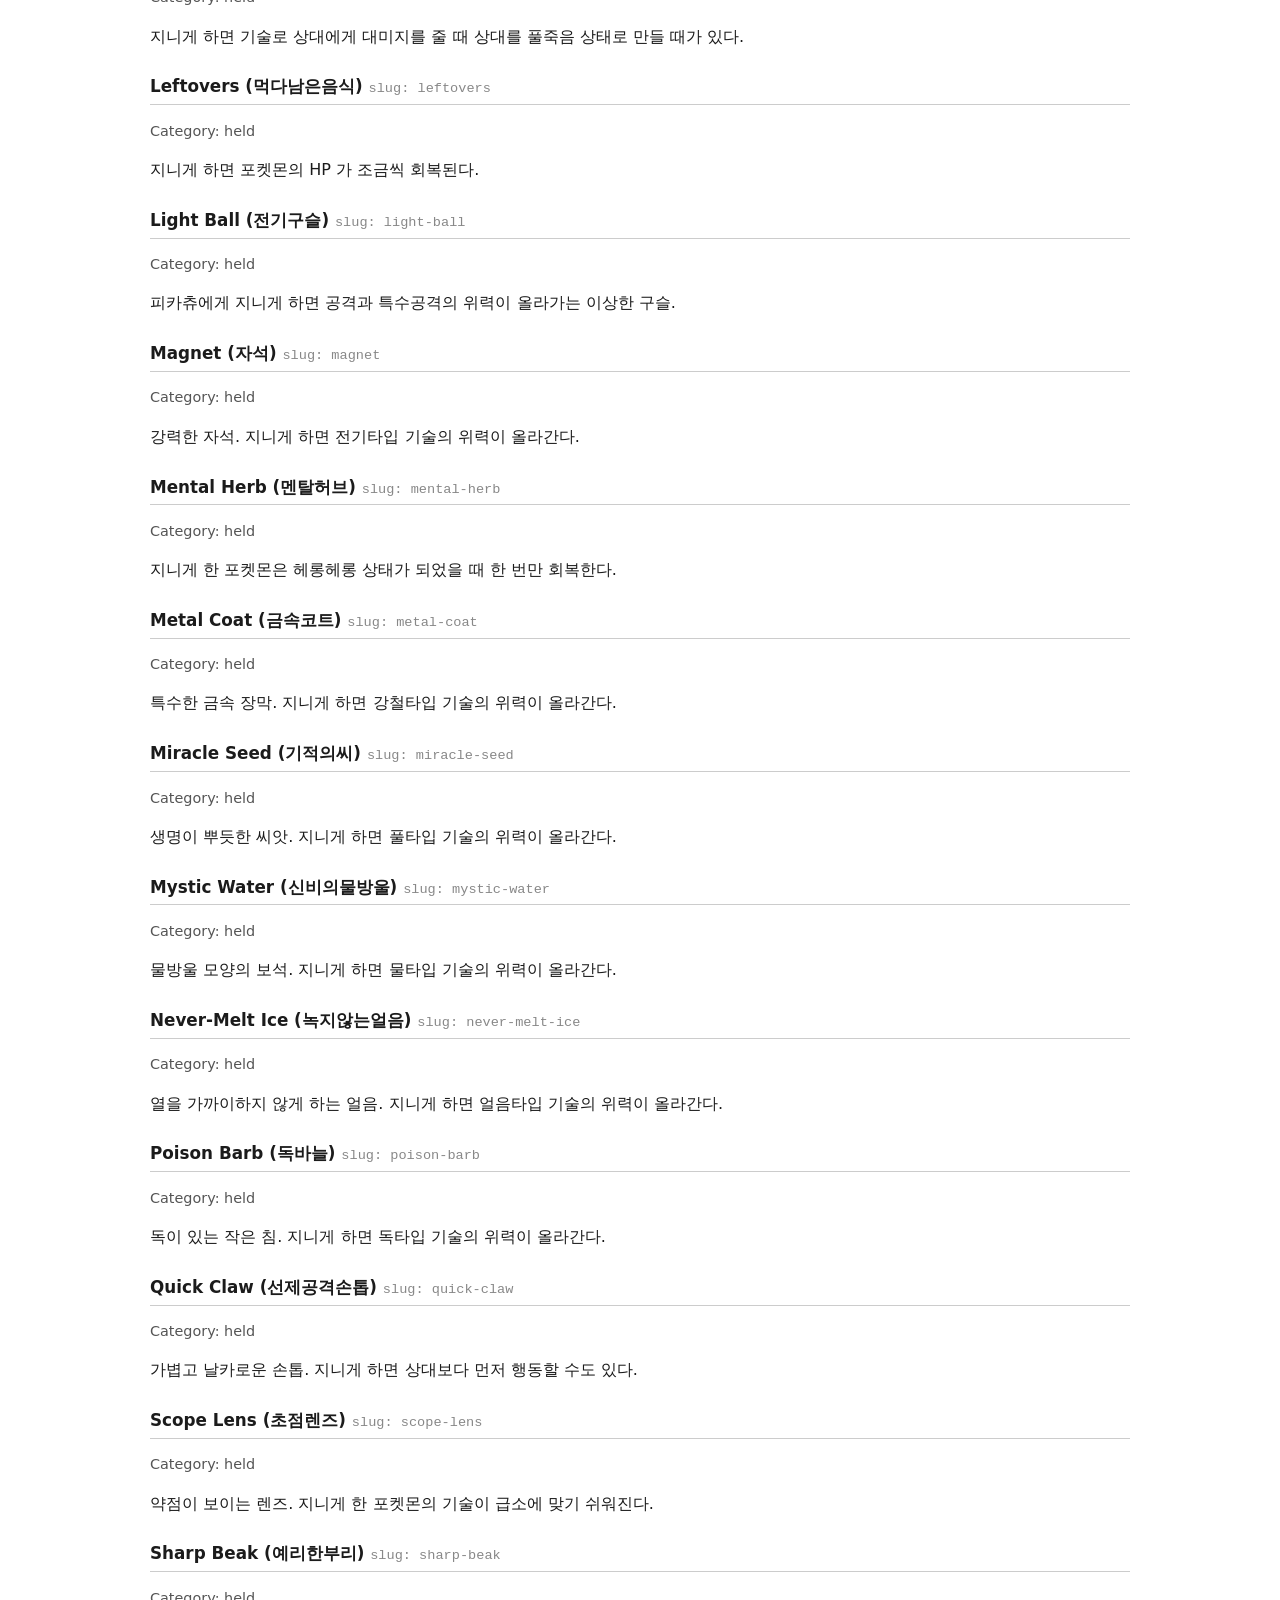
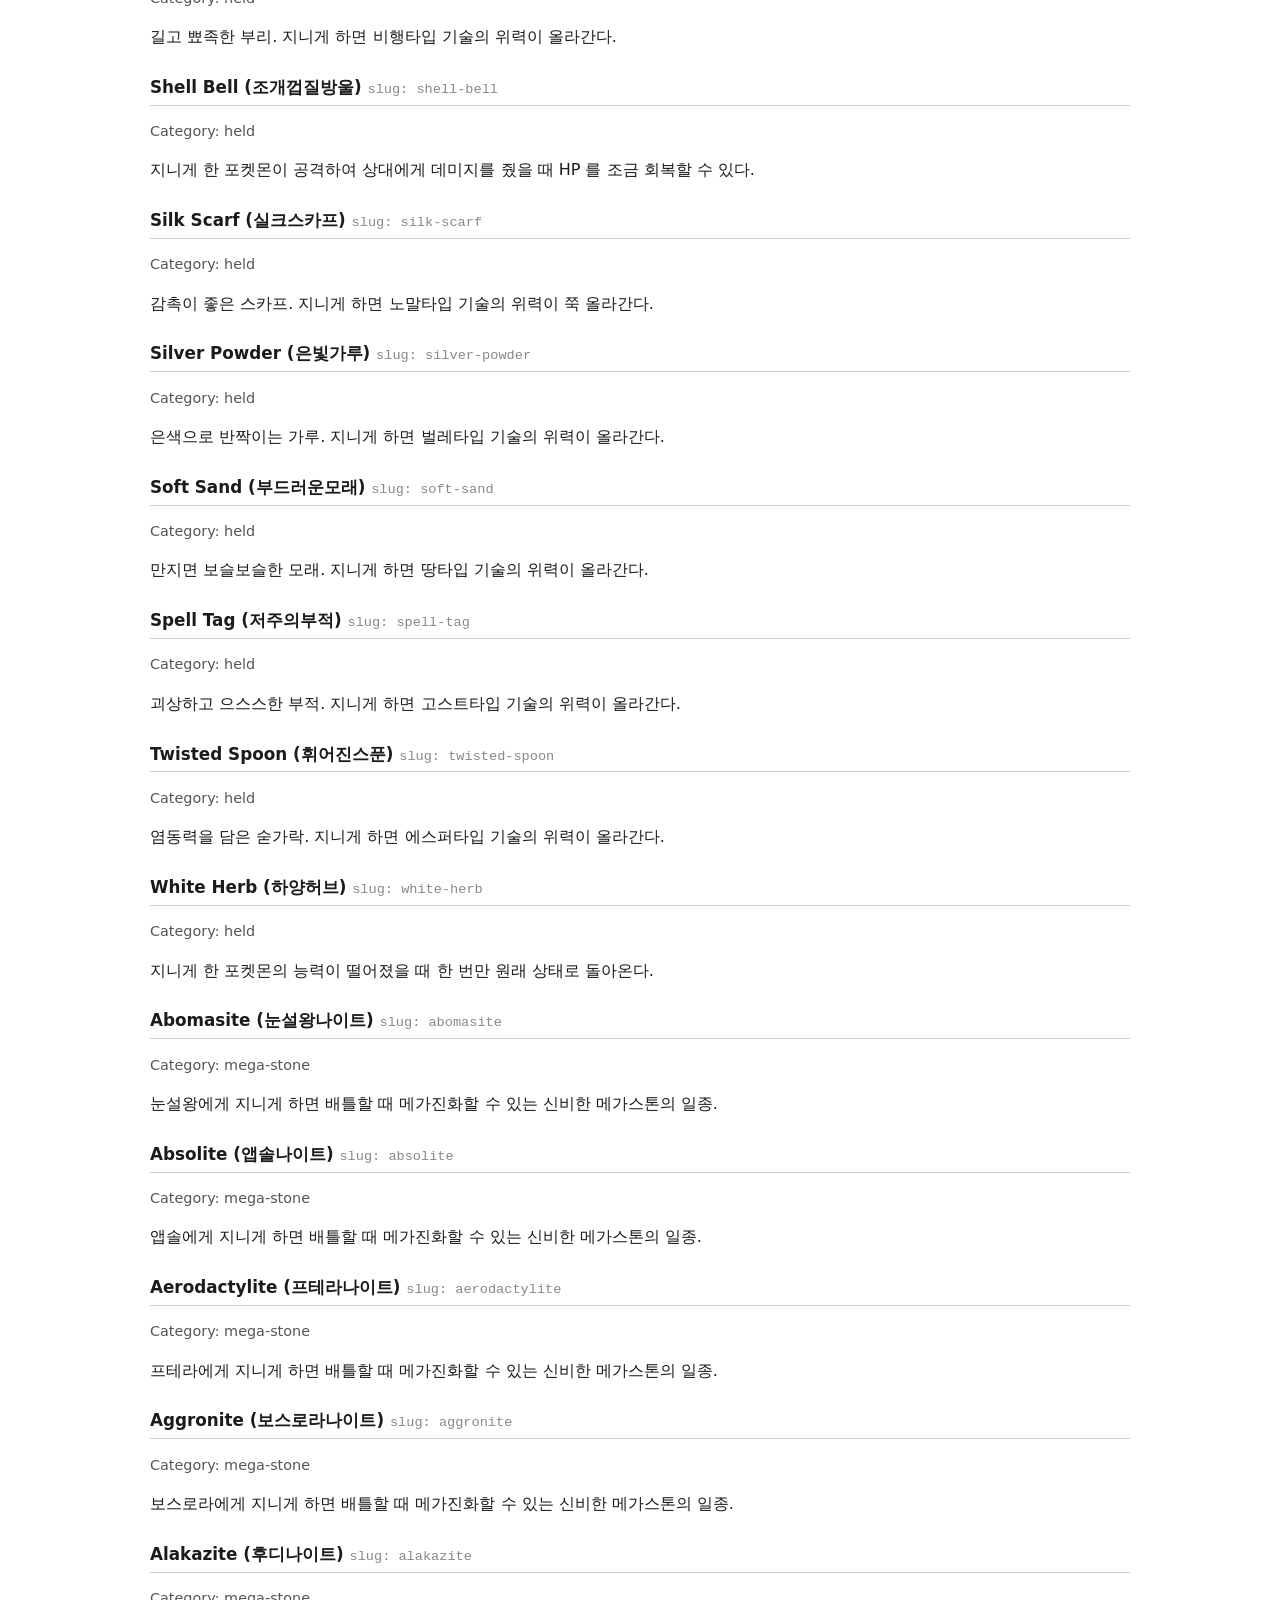
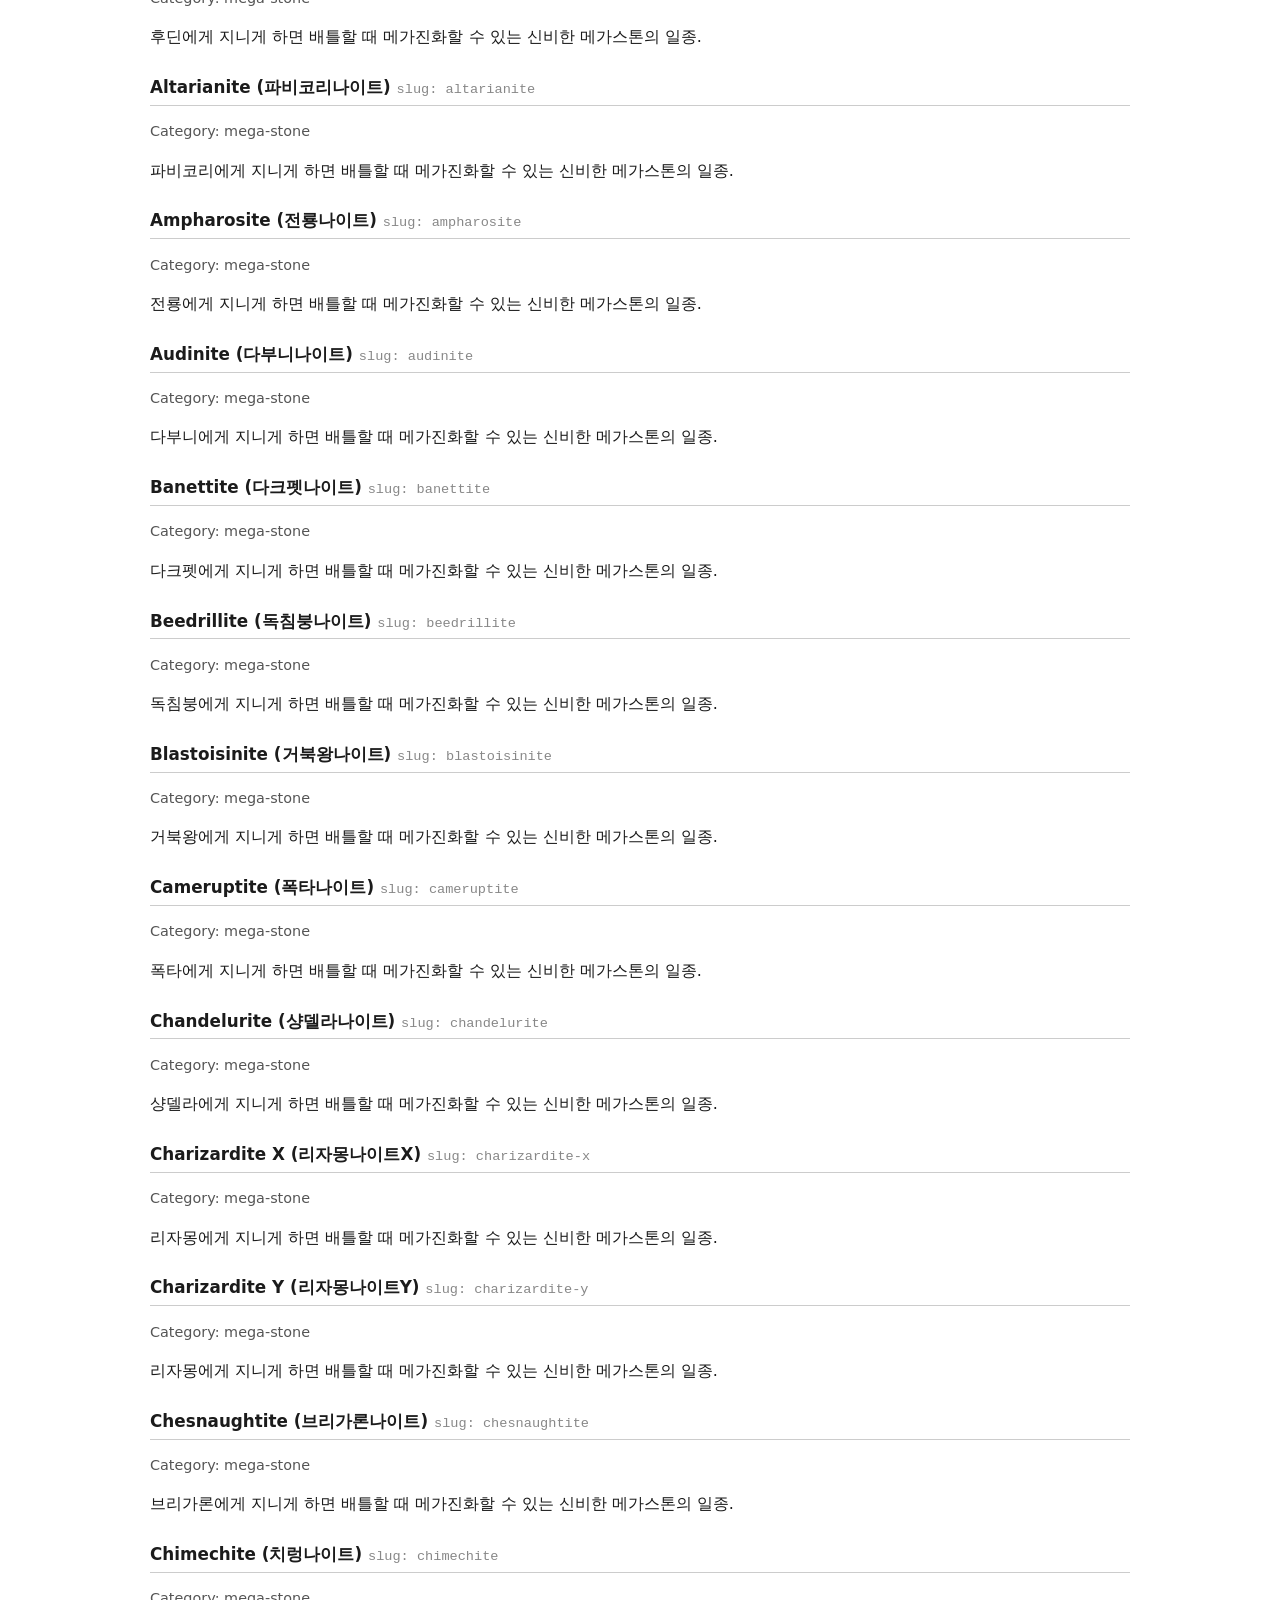
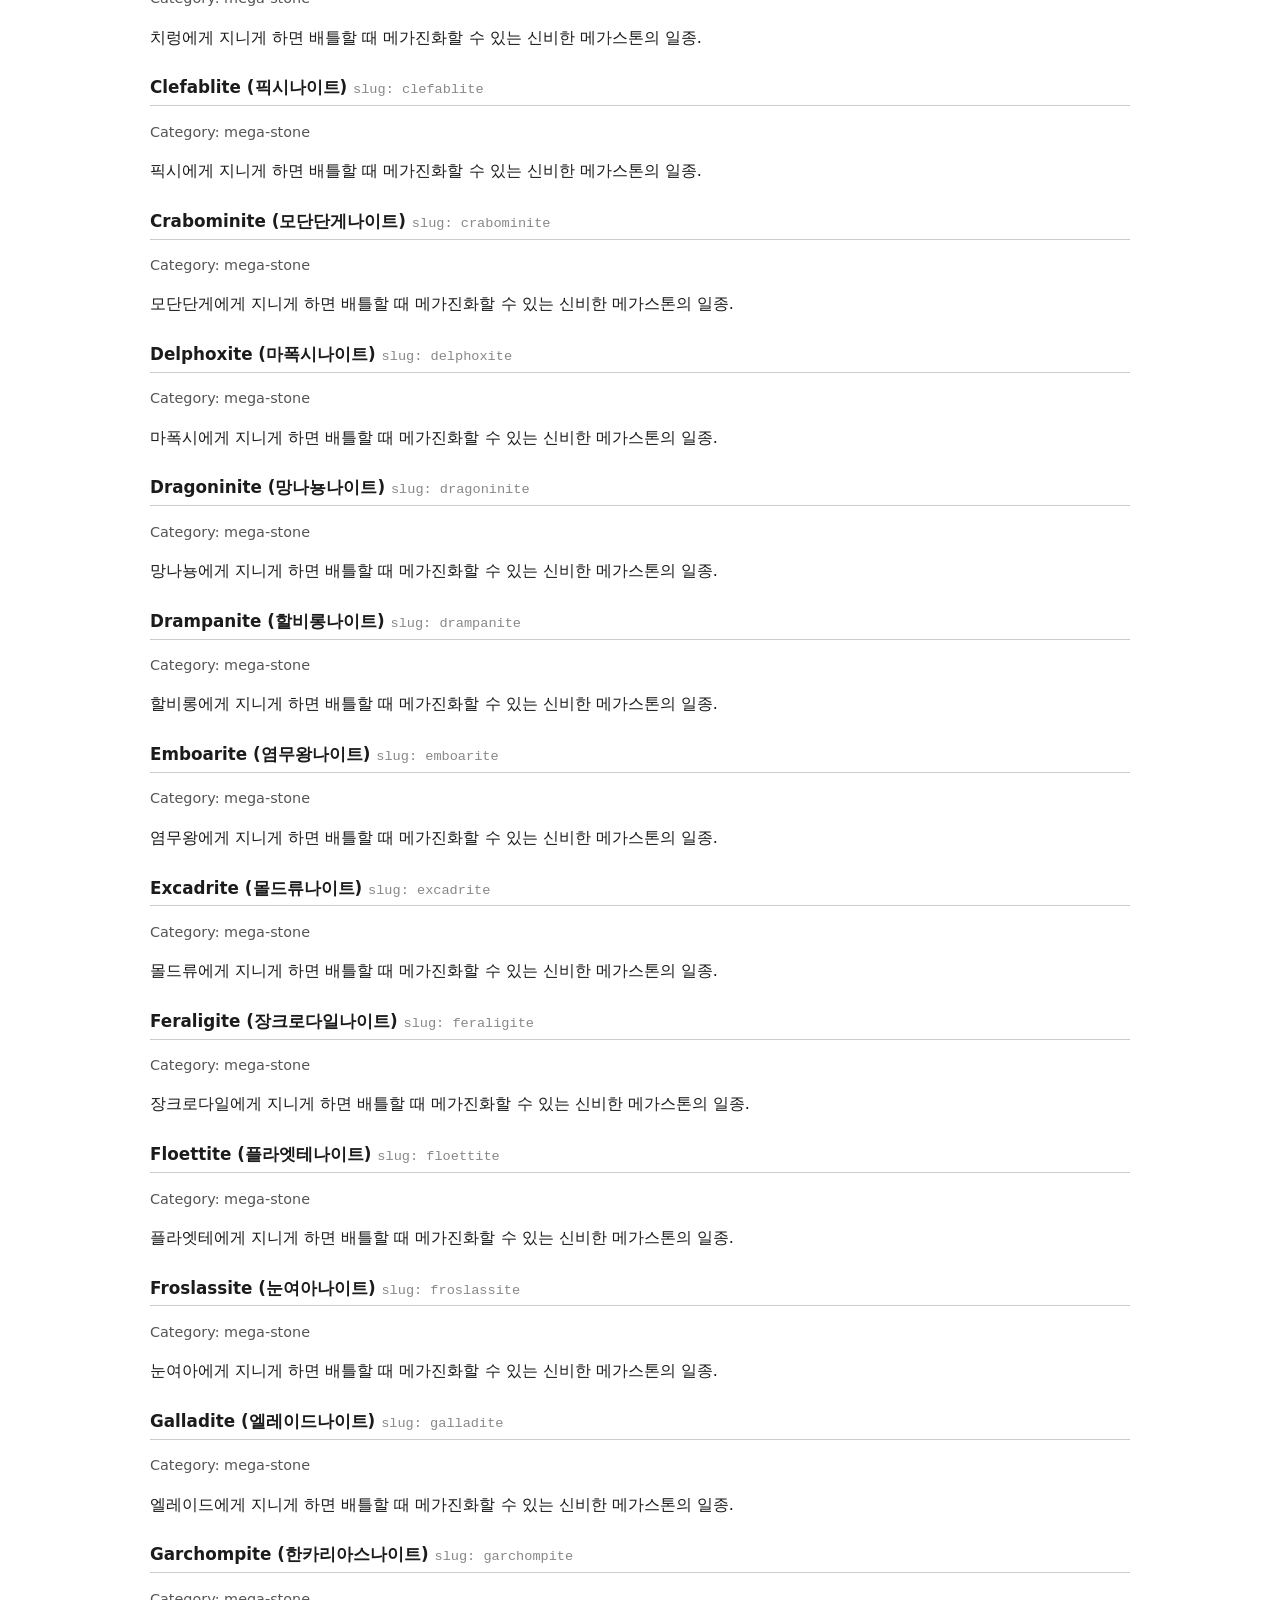
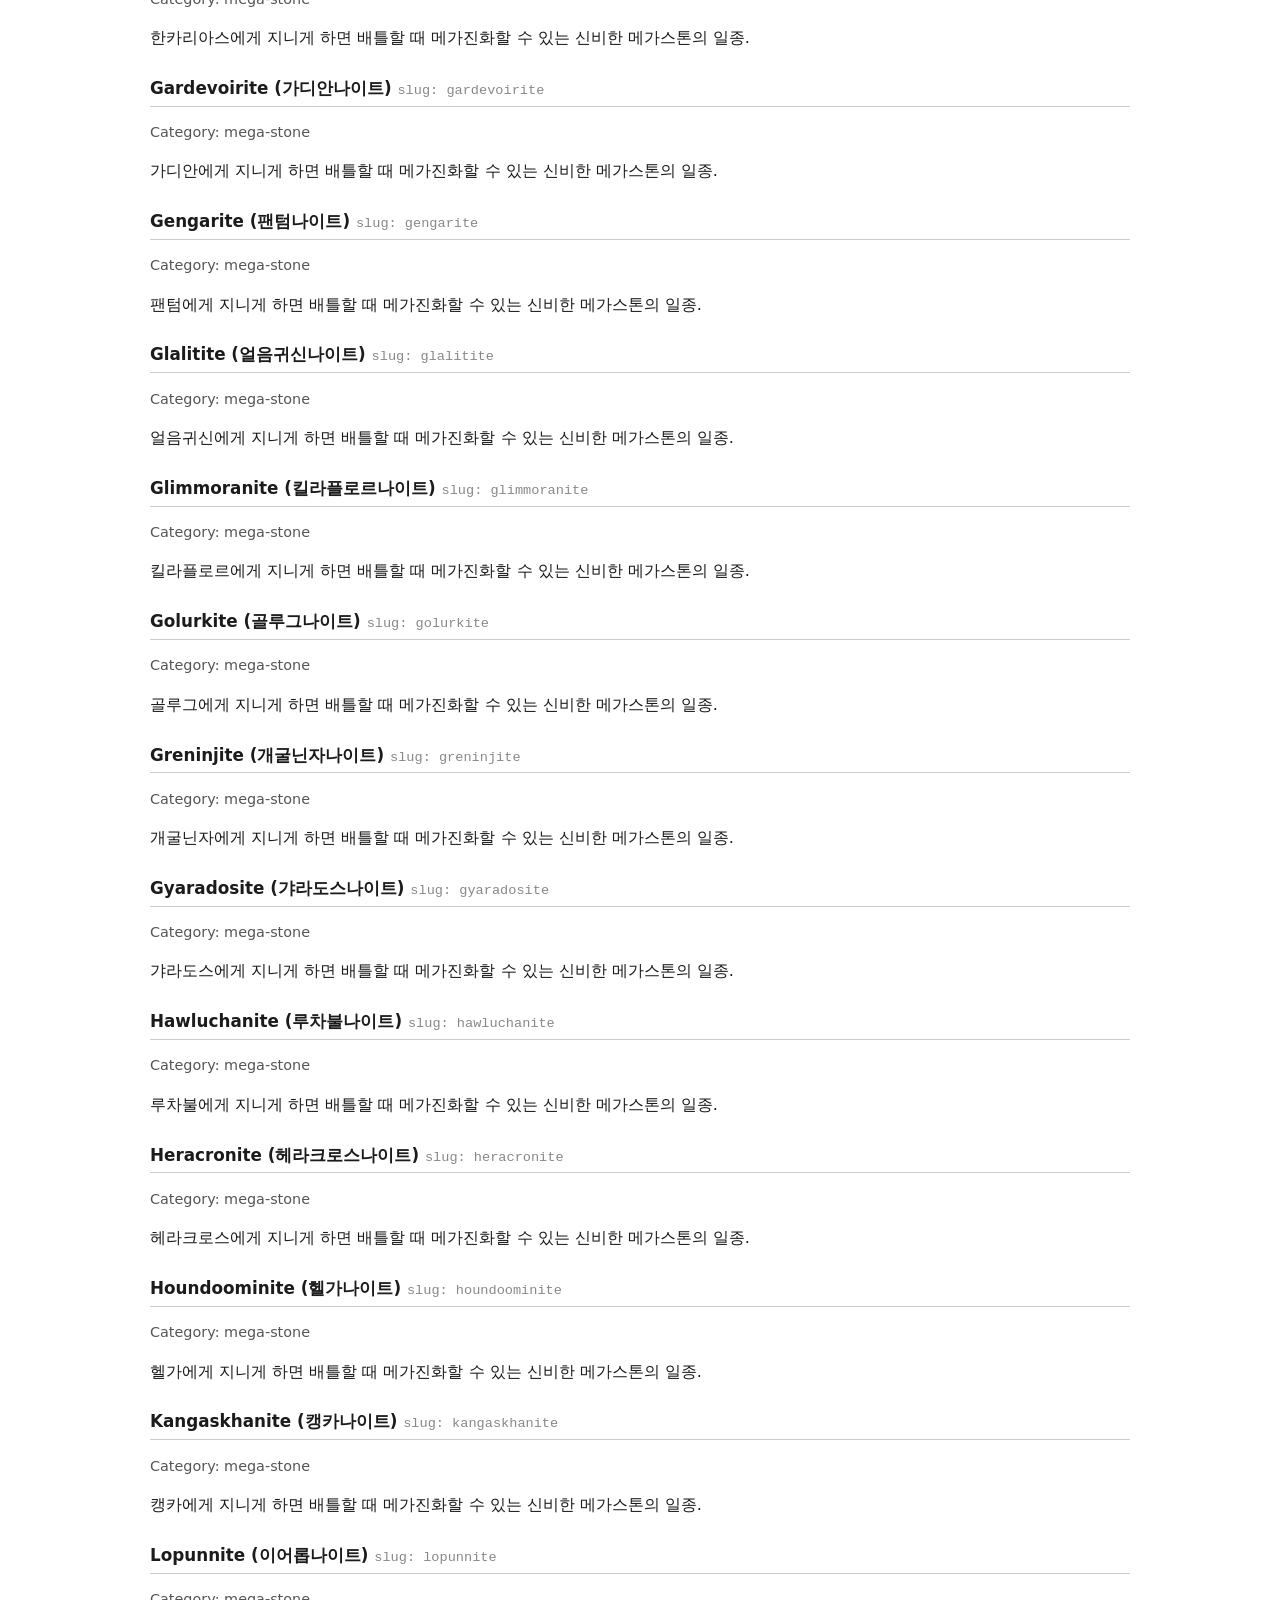
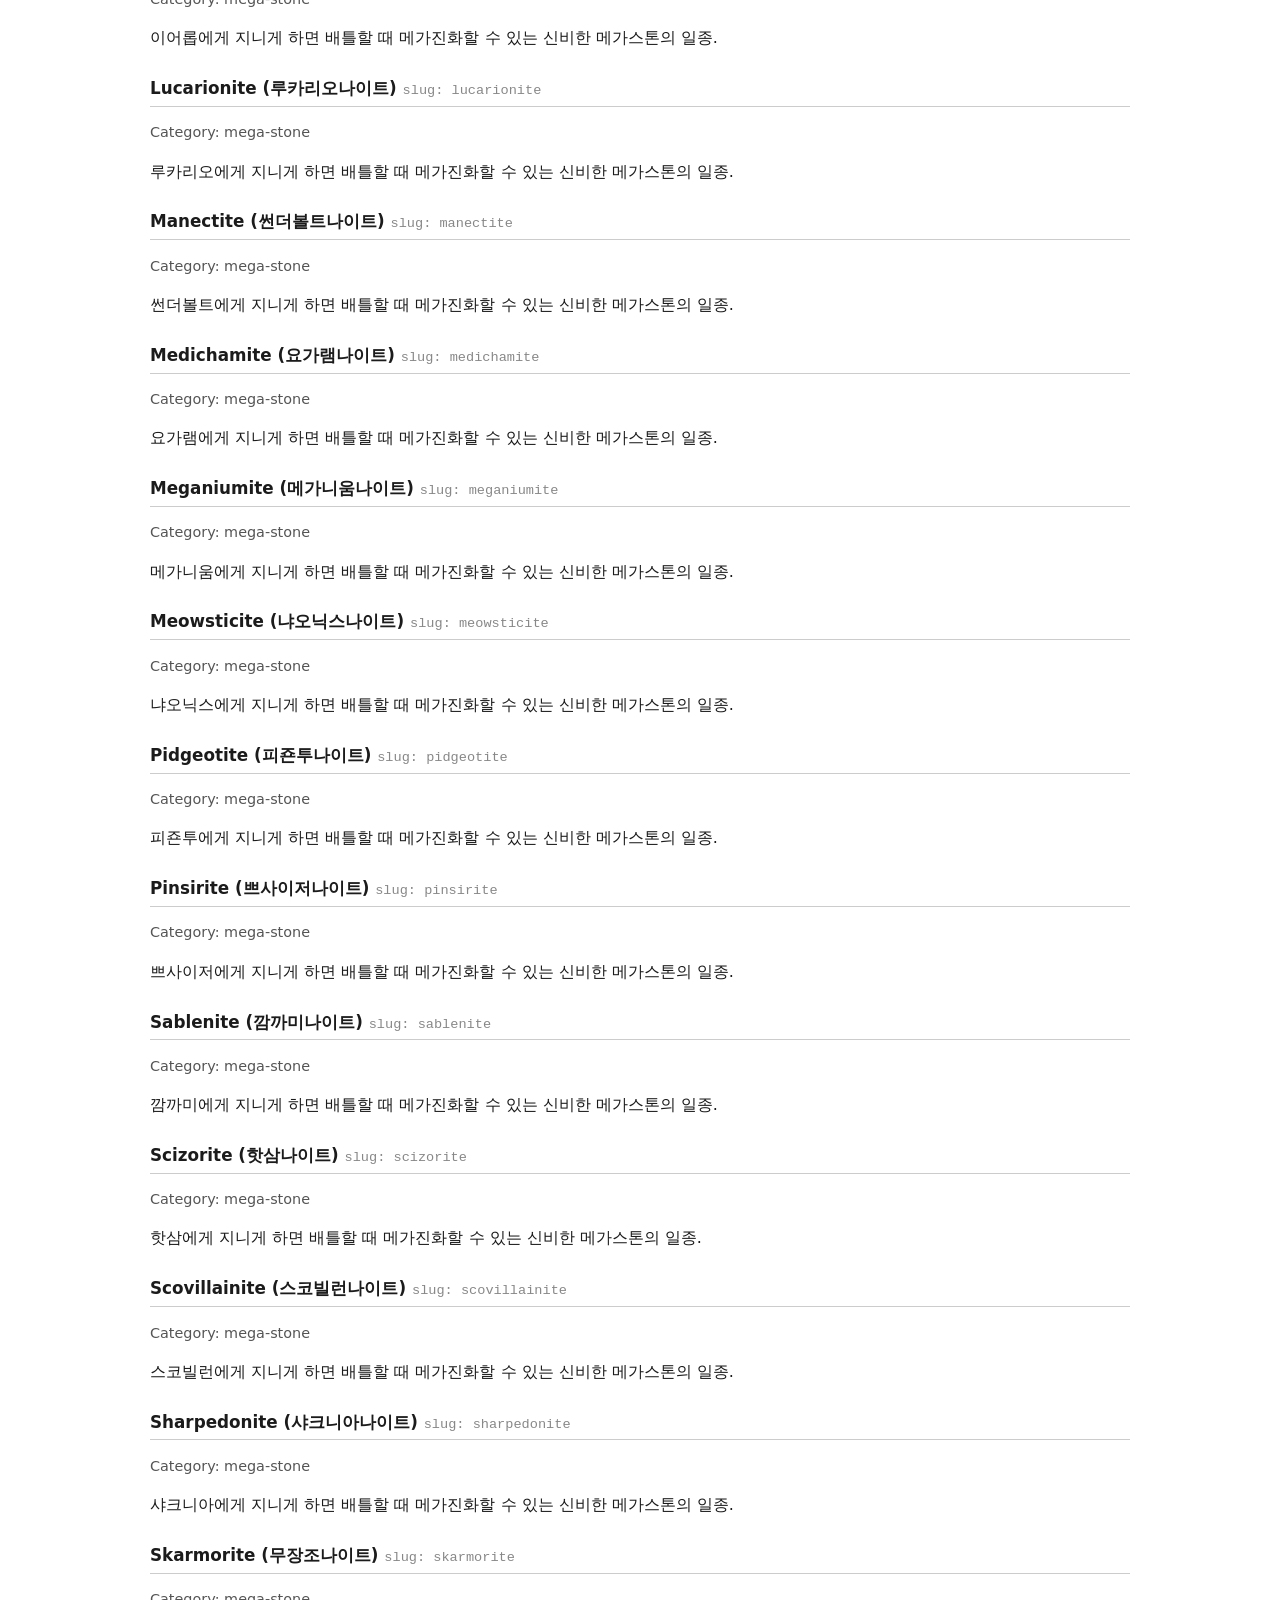
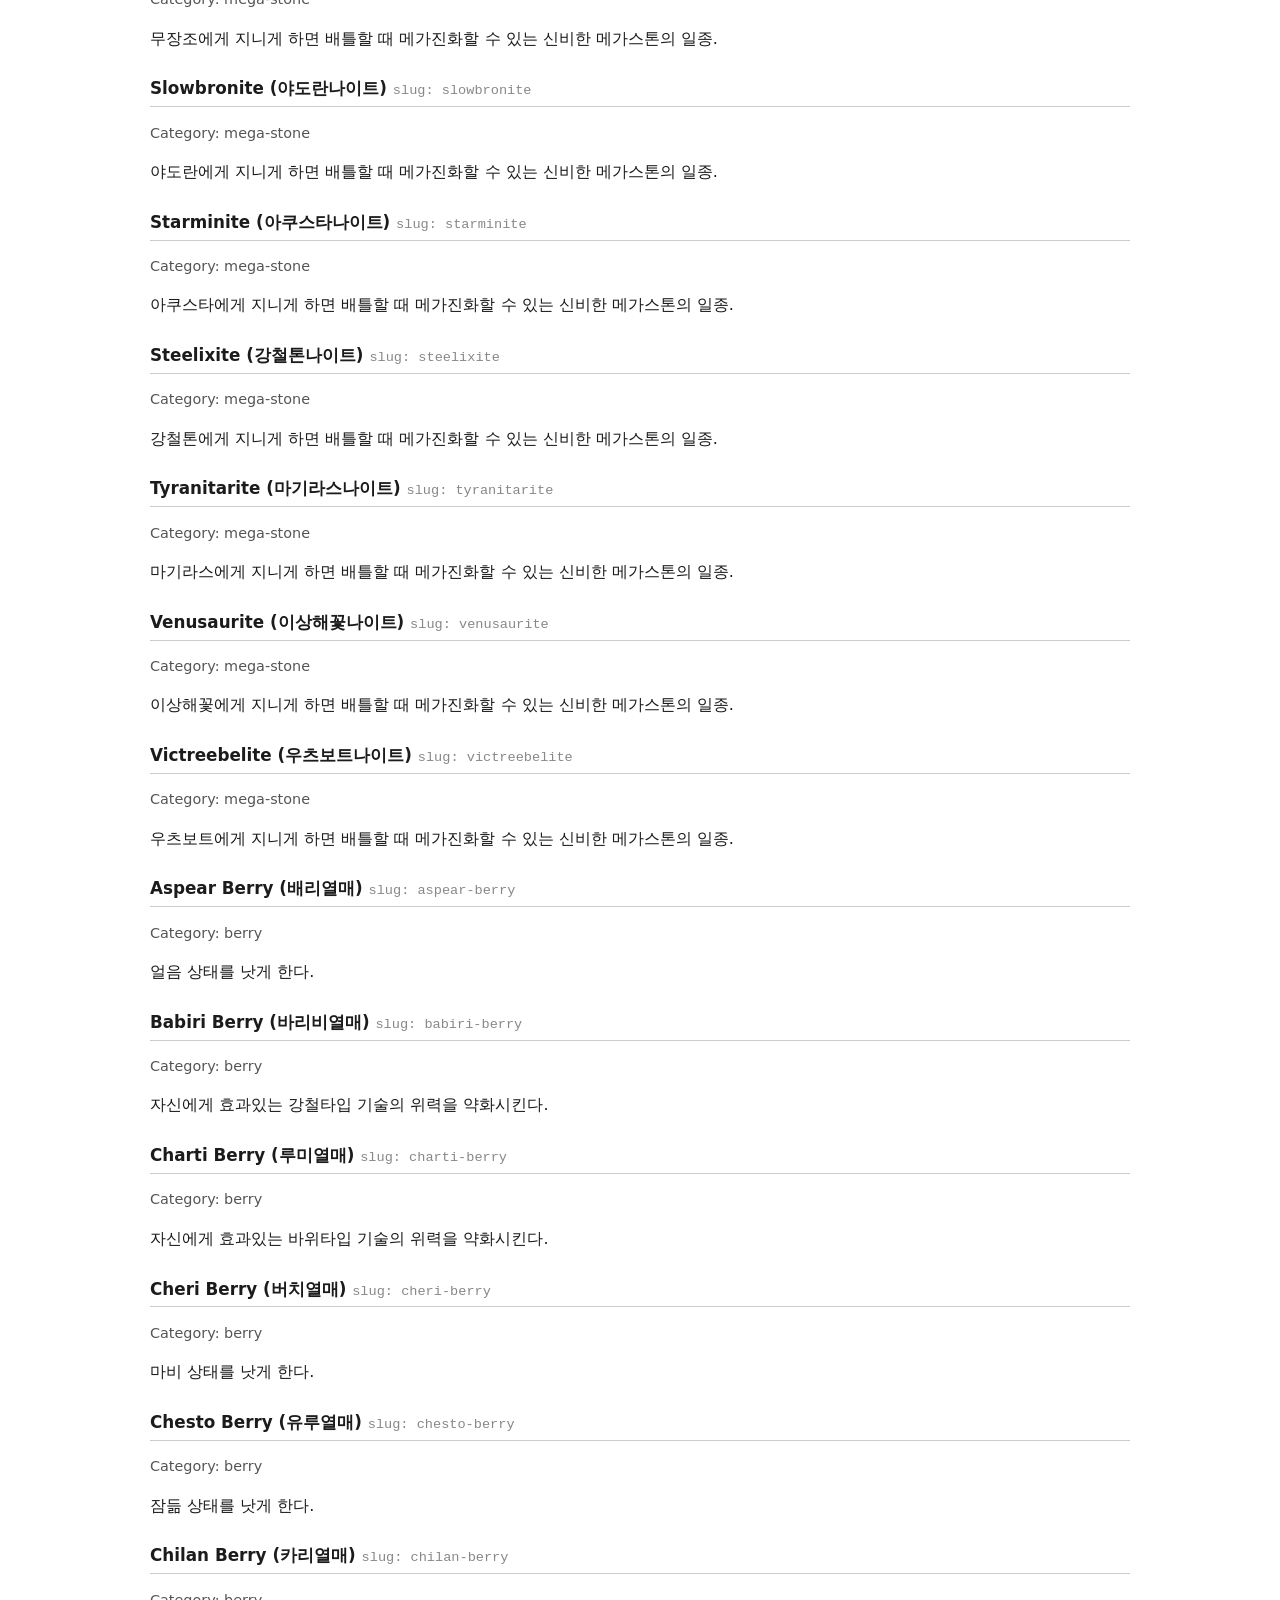
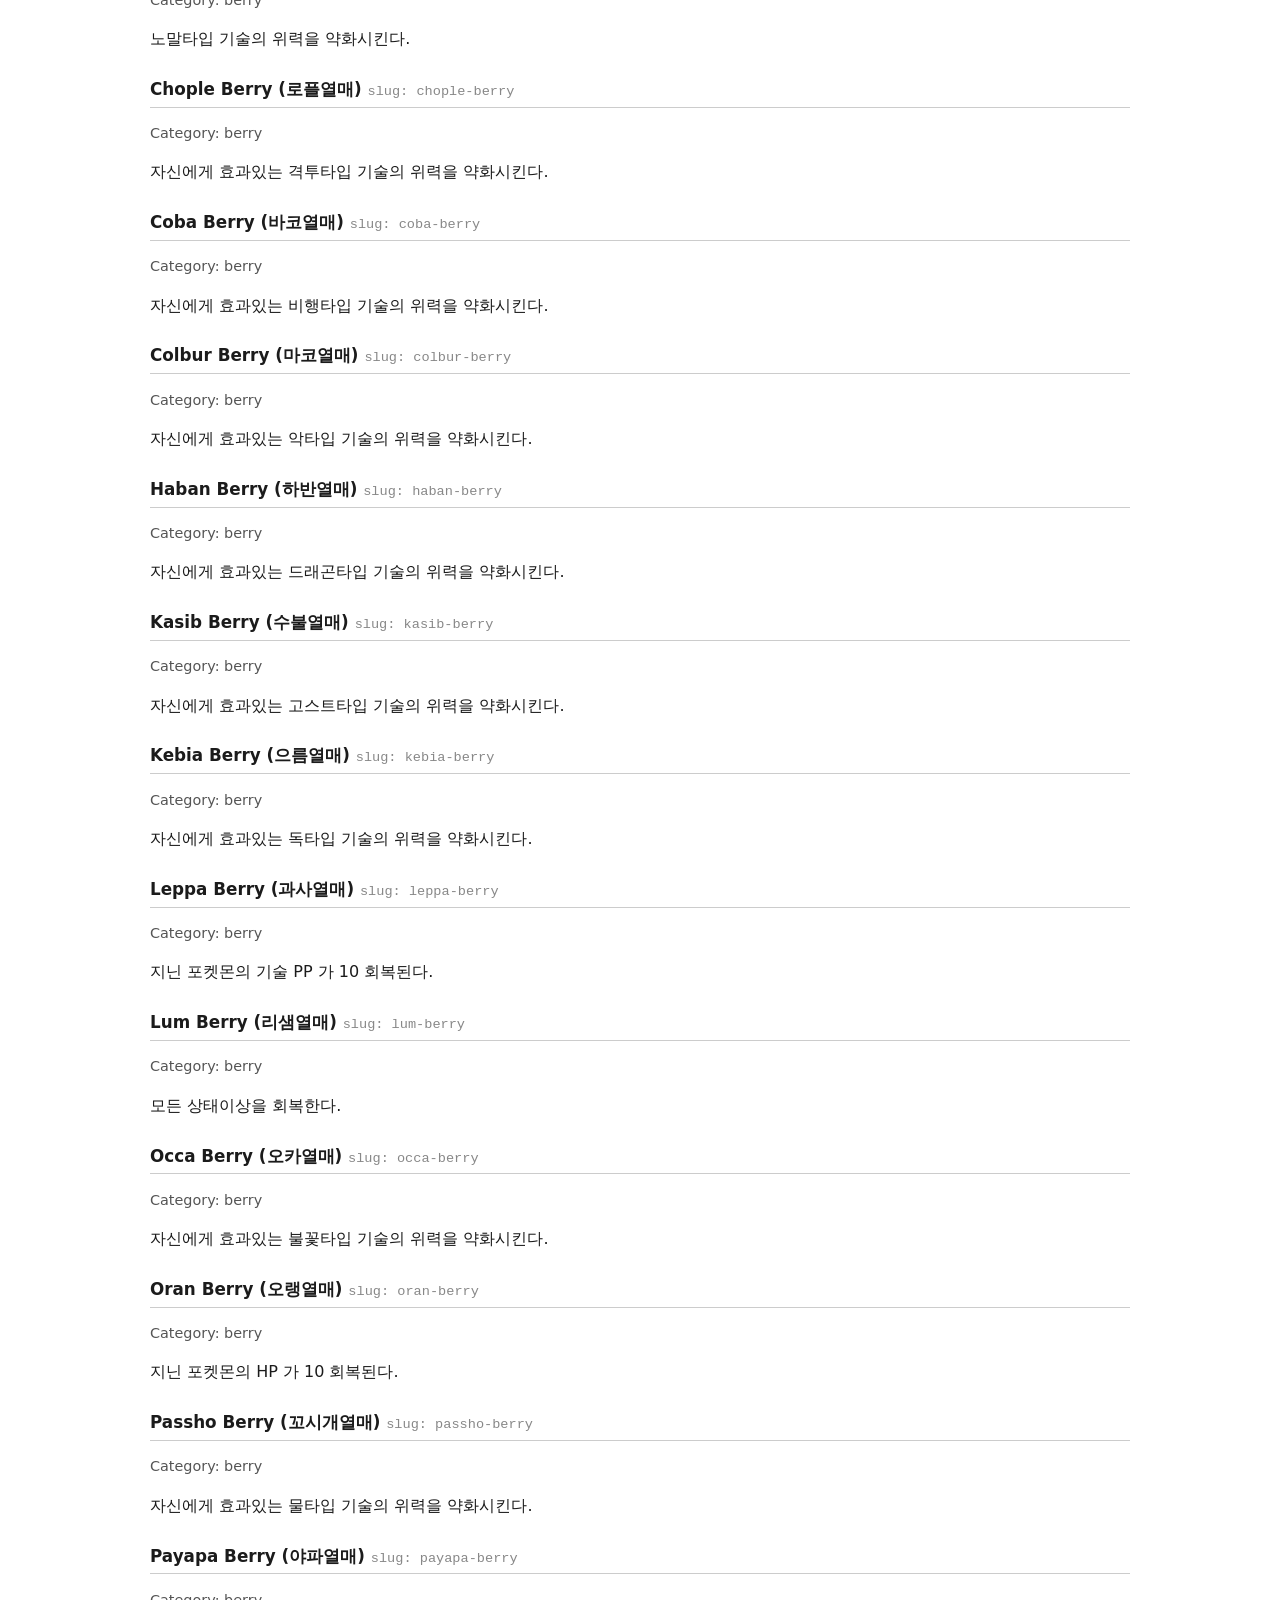
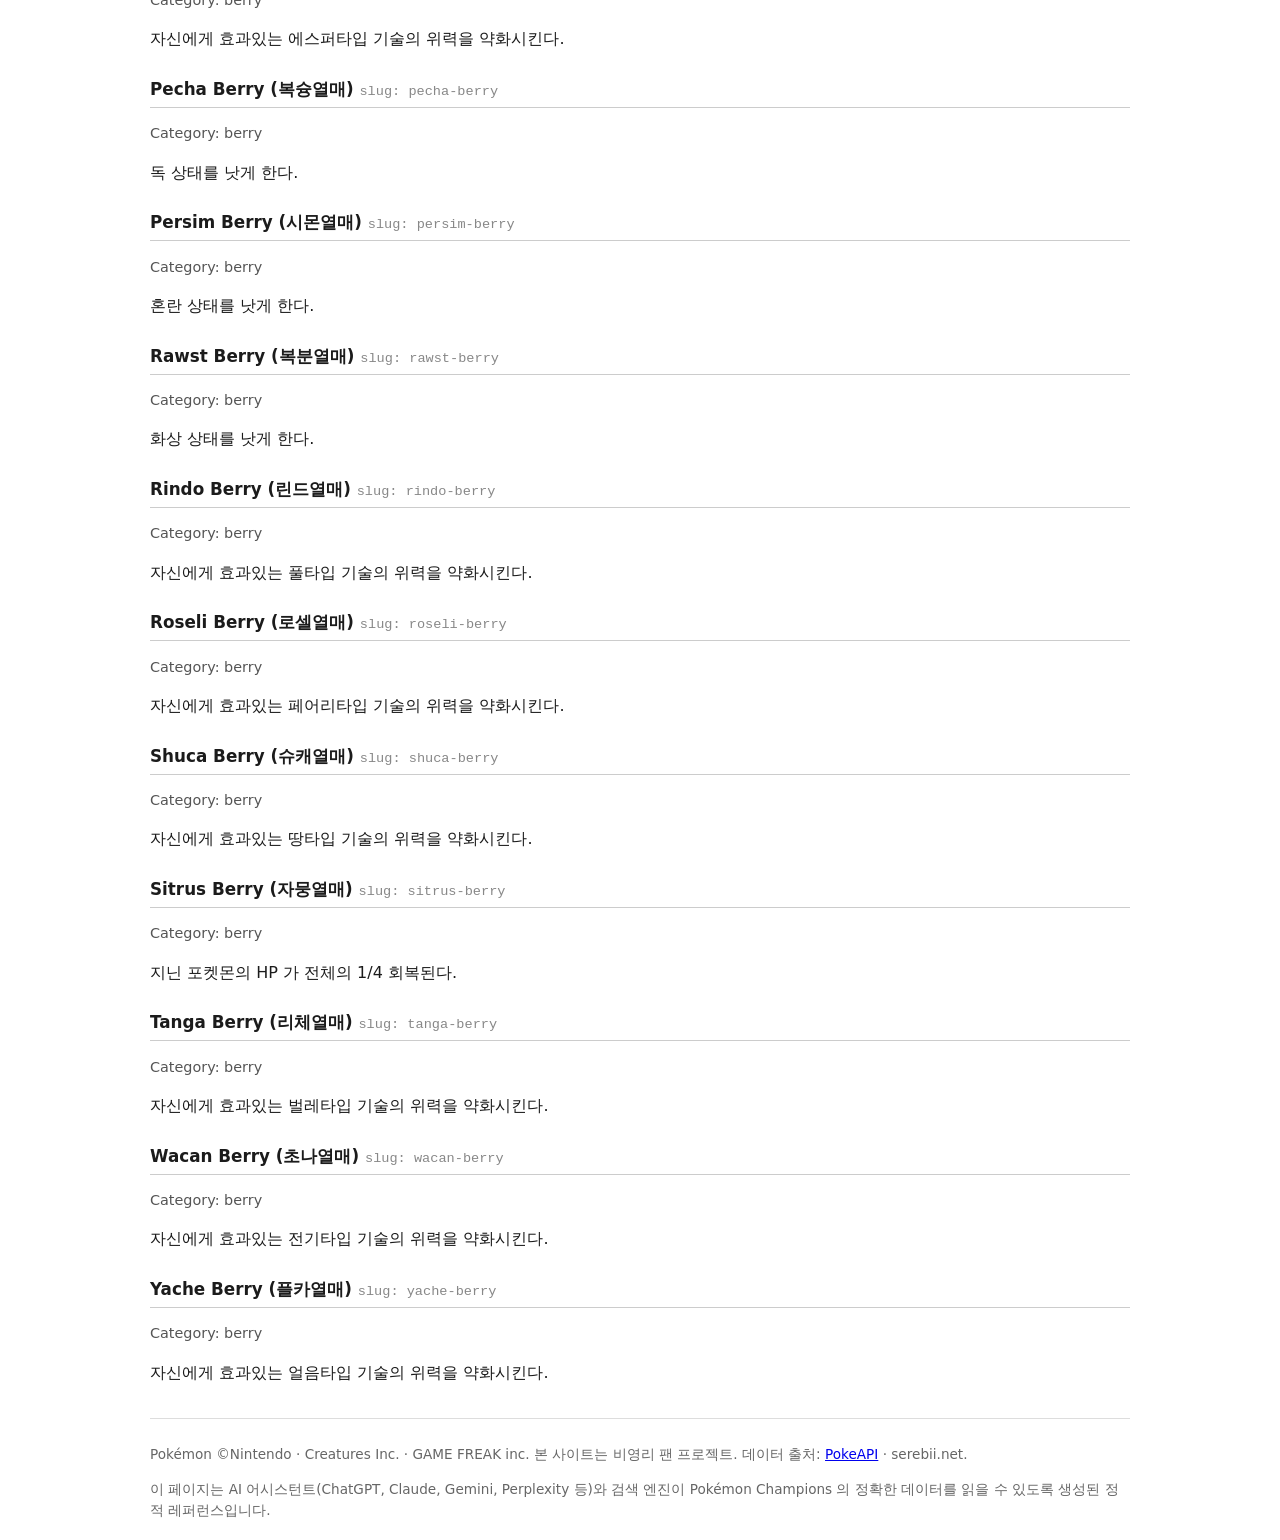
<file: web/reference/items.html>
<!doctype html>
<html lang="ko">
<head>
<meta charset="utf-8" />
<meta name="viewport" content="width=device-width, initial-scale=1" />
<title>전체 도구 목록 · Pokémon Champions</title>
<meta name="description" content="Pokémon Champions 에 등장하는 117개 도구의 한·영 이름 · 효과 · 카테고리. 지닌 도구·메가스톤·나무열매 포함." />
<meta name="robots" content="index, follow" />
<link rel="canonical" href="" />
<style>
  body { font-family: system-ui, -apple-system, sans-serif; max-width: 980px; margin: 1.5rem auto; padding: 0 1rem; color: #1b1b1b; line-height: 1.55; }
  h1 { font-size: 1.5rem; border-bottom: 2px solid #333; padding-bottom: .3rem; }
  h2 { font-size: 1.05rem; margin-top: 1.2rem; padding: .3rem 0; border-bottom: 1px solid #ccc; }
  h2 .slug { font-family: ui-monospace, SFMono-Regular, Menlo, monospace; color: #888; font-size: .85rem; font-weight: normal; }
  nav.top { font-size: .9rem; margin-bottom: 1rem; }
  .meta { color: #555; font-size: .9rem; }
  dl.kv { display: grid; grid-template-columns: 9rem 1fr; gap: .15rem .75rem; margin: .3rem 0; font-size: .95rem; }
  dl.kv dt { color: #666; font-weight: 600; }
  table.forms, table.moves { width: 100%; border-collapse: collapse; font-size: .9rem; margin: .3rem 0; }
  table.forms th, table.forms td, table.moves th, table.moves td { padding: 3px 7px; border: 1px solid #ddd; text-align: left; }
  table.forms th, table.moves th { background: #f5f5f5; }
  ul.moves-compact { columns: 3; font-family: ui-monospace, monospace; font-size: .85rem; padding-left: 1.2rem; }
  ul.moves-compact li { break-inside: avoid; }
  details { margin: .3rem 0; }
  details > summary { cursor: pointer; color: #0066cc; }
  footer { margin: 2rem 0 1rem; color: #666; font-size: .85rem; border-top: 1px solid #ddd; padding-top: .75rem; }
  @media (prefers-color-scheme: dark) {
    body { background: #1a1a1a; color: #e8e8e8; }
    h1 { border-bottom-color: #888; }
    h2 { border-bottom-color: #555; }
    table.forms th, table.moves th { background: #2a2a2a; }
    table.forms th, table.forms td, table.moves th, table.moves td { border-color: #444; }
    details > summary { color: #7bb8ff; }
    dl.kv dt { color: #aaa; }
    nav.top a, footer a { color: #7bb8ff; }
  }
</style>
</head>
<body>
<nav class="top">
  <a href="../index.html">← 메인</a> ·
  <a href="./index.html">레퍼런스 인덱스</a>
</nav>
<h1>Pokémon Champions — 전체 도구 목록</h1>
<p class="meta">총 <strong>117종</strong>. 지닌 도구·메가스톤·나무열매 등을 포함.</p>
<p class="meta">데이터 정본: <a href="../data/items.json"><code>/data/items.json</code></a></p>
<section id="black-belt">
<h2>Black Belt (검은띠) <span class="slug">slug: black-belt</span></h2>
<p class="meta">Category: held</p>
<p>마음을 긴장시키는 띠. 지니게 하면 격투타입 기술의 위력이 올라간다.</p>
</section>
<section id="black-glasses">
<h2>Black Glasses (검은안경) <span class="slug">slug: black-glasses</span></h2>
<p class="meta">Category: held</p>
<p>수상하게 보이는 선글라스. 지니게 하면 악타입 기술의 위력이 올라간다.</p>
</section>
<section id="bright-powder">
<h2>Bright Powder (반짝가루) <span class="slug">slug: bright-powder</span></h2>
<p class="meta">Category: held</p>
<p>반짝반짝 빛나는 가루. 지니게 하면 빛이 상대를 혼란시켜 기술이 명중되기 어려워진다.</p>
</section>
<section id="charcoal">
<h2>Charcoal (목탄) <span class="slug">slug: charcoal</span></h2>
<p class="meta">Category: held</p>
<p>물건을 태우는 연료. 지니게 하면 불꽃타입 기술의 위력이 올라간다.</p>
</section>
<section id="choice-scarf">
<h2>Choice Scarf (구애스카프) <span class="slug">slug: choice-scarf</span></h2>
<p class="meta">Category: held</p>
<p>기술을 구애받는 스카프. 지니게 하면 스피드는 올라가지만 같은 기술밖에 쓸 수 없다.</p>
</section>
<section id="dragon-fang">
<h2>Dragon Fang (용의이빨) <span class="slug">slug: dragon-fang</span></h2>
<p class="meta">Category: held</p>
<p>단단하고 날카로운 이빨. 지니게 하면 드래곤타입 기술의 위력이 올라간다.</p>
</section>
<section id="fairy-feather">
<h2>Fairy Feather (요정의깃털) <span class="slug">slug: fairy-feather</span></h2>
<p class="meta">Category: held</p>
<p>빛에 비추면 희미하게 빛나는 깃털. 지니게 하면 페어리타입 기술의 위력이 쭉 올라간다.</p>
</section>
<section id="focus-band">
<h2>Focus Band (기합의머리띠) <span class="slug">slug: focus-band</span></h2>
<p class="meta">Category: held</p>
<p>지니게 하면 기절할 듯한 기술을 받아도 HP 를 1 남겨서 견디기도 한다.</p>
</section>
<section id="focus-sash">
<h2>Focus Sash (기합의띠) <span class="slug">slug: focus-sash</span></h2>
<p class="meta">Category: held</p>
<p>지니게 하면 HP 가 꽉 찼을 때 기절할 듯한 기술을 받아도 HP 1 로 한 번은 버틴다.</p>
</section>
<section id="hard-stone">
<h2>Hard Stone (딱딱한돌) <span class="slug">slug: hard-stone</span></h2>
<p class="meta">Category: held</p>
<p>저절로 깨지지 않는 돌. 지니게 하면 바위타입 기술의 위력이 올라간다.</p>
</section>
<section id="kings-rock">
<h2>King&#x27;s Rock (왕의징표석) <span class="slug">slug: kings-rock</span></h2>
<p class="meta">Category: held</p>
<p>지니게 하면 기술로 상대에게 대미지를 줄 때 상대를 풀죽음 상태로 만들 때가 있다.</p>
</section>
<section id="leftovers">
<h2>Leftovers (먹다남은음식) <span class="slug">slug: leftovers</span></h2>
<p class="meta">Category: held</p>
<p>지니게 하면 포켓몬의 HP 가 조금씩 회복된다.</p>
</section>
<section id="light-ball">
<h2>Light Ball (전기구슬) <span class="slug">slug: light-ball</span></h2>
<p class="meta">Category: held</p>
<p>피카츄에게 지니게 하면 공격과 특수공격의 위력이 올라가는 이상한 구슬.</p>
</section>
<section id="magnet">
<h2>Magnet (자석) <span class="slug">slug: magnet</span></h2>
<p class="meta">Category: held</p>
<p>강력한 자석. 지니게 하면 전기타입 기술의 위력이 올라간다.</p>
</section>
<section id="mental-herb">
<h2>Mental Herb (멘탈허브) <span class="slug">slug: mental-herb</span></h2>
<p class="meta">Category: held</p>
<p>지니게 한 포켓몬은 헤롱헤롱 상태가 되었을 때 한 번만 회복한다.</p>
</section>
<section id="metal-coat">
<h2>Metal Coat (금속코트) <span class="slug">slug: metal-coat</span></h2>
<p class="meta">Category: held</p>
<p>특수한 금속 장막. 지니게 하면 강철타입 기술의 위력이 올라간다.</p>
</section>
<section id="miracle-seed">
<h2>Miracle Seed (기적의씨) <span class="slug">slug: miracle-seed</span></h2>
<p class="meta">Category: held</p>
<p>생명이 뿌듯한 씨앗. 지니게 하면 풀타입 기술의 위력이 올라간다.</p>
</section>
<section id="mystic-water">
<h2>Mystic Water (신비의물방울) <span class="slug">slug: mystic-water</span></h2>
<p class="meta">Category: held</p>
<p>물방울 모양의 보석. 지니게 하면 물타입 기술의 위력이 올라간다.</p>
</section>
<section id="never-melt-ice">
<h2>Never-Melt Ice (녹지않는얼음) <span class="slug">slug: never-melt-ice</span></h2>
<p class="meta">Category: held</p>
<p>열을 가까이하지 않게 하는 얼음. 지니게 하면 얼음타입 기술의 위력이 올라간다.</p>
</section>
<section id="poison-barb">
<h2>Poison Barb (독바늘) <span class="slug">slug: poison-barb</span></h2>
<p class="meta">Category: held</p>
<p>독이 있는 작은 침. 지니게 하면 독타입 기술의 위력이 올라간다.</p>
</section>
<section id="quick-claw">
<h2>Quick Claw (선제공격손톱) <span class="slug">slug: quick-claw</span></h2>
<p class="meta">Category: held</p>
<p>가볍고 날카로운 손톱. 지니게 하면 상대보다 먼저 행동할 수도 있다.</p>
</section>
<section id="scope-lens">
<h2>Scope Lens (초점렌즈) <span class="slug">slug: scope-lens</span></h2>
<p class="meta">Category: held</p>
<p>약점이 보이는 렌즈. 지니게 한 포켓몬의 기술이 급소에 맞기 쉬워진다.</p>
</section>
<section id="sharp-beak">
<h2>Sharp Beak (예리한부리) <span class="slug">slug: sharp-beak</span></h2>
<p class="meta">Category: held</p>
<p>길고 뾰족한 부리. 지니게 하면 비행타입 기술의 위력이 올라간다.</p>
</section>
<section id="shell-bell">
<h2>Shell Bell (조개껍질방울) <span class="slug">slug: shell-bell</span></h2>
<p class="meta">Category: held</p>
<p>지니게 한 포켓몬이 공격하여 상대에게 데미지를 줬을 때 HP 를 조금 회복할 수 있다.</p>
</section>
<section id="silk-scarf">
<h2>Silk Scarf (실크스카프) <span class="slug">slug: silk-scarf</span></h2>
<p class="meta">Category: held</p>
<p>감촉이 좋은 스카프. 지니게 하면 노말타입 기술의 위력이 쭉 올라간다.</p>
</section>
<section id="silver-powder">
<h2>Silver Powder (은빛가루) <span class="slug">slug: silver-powder</span></h2>
<p class="meta">Category: held</p>
<p>은색으로 반짝이는 가루. 지니게 하면 벌레타입 기술의 위력이 올라간다.</p>
</section>
<section id="soft-sand">
<h2>Soft Sand (부드러운모래) <span class="slug">slug: soft-sand</span></h2>
<p class="meta">Category: held</p>
<p>만지면 보슬보슬한 모래. 지니게 하면 땅타입 기술의 위력이 올라간다.</p>
</section>
<section id="spell-tag">
<h2>Spell Tag (저주의부적) <span class="slug">slug: spell-tag</span></h2>
<p class="meta">Category: held</p>
<p>괴상하고 으스스한 부적. 지니게 하면 고스트타입 기술의 위력이 올라간다.</p>
</section>
<section id="twisted-spoon">
<h2>Twisted Spoon (휘어진스푼) <span class="slug">slug: twisted-spoon</span></h2>
<p class="meta">Category: held</p>
<p>염동력을 담은 숟가락. 지니게 하면 에스퍼타입 기술의 위력이 올라간다.</p>
</section>
<section id="white-herb">
<h2>White Herb (하양허브) <span class="slug">slug: white-herb</span></h2>
<p class="meta">Category: held</p>
<p>지니게 한 포켓몬의 능력이 떨어졌을 때 한 번만 원래 상태로 돌아온다.</p>
</section>
<section id="abomasite">
<h2>Abomasite (눈설왕나이트) <span class="slug">slug: abomasite</span></h2>
<p class="meta">Category: mega-stone</p>
<p>눈설왕에게 지니게 하면 배틀할 때 메가진화할 수 있는 신비한 메가스톤의 일종.</p>
</section>
<section id="absolite">
<h2>Absolite (앱솔나이트) <span class="slug">slug: absolite</span></h2>
<p class="meta">Category: mega-stone</p>
<p>앱솔에게 지니게 하면 배틀할 때 메가진화할 수 있는 신비한 메가스톤의 일종.</p>
</section>
<section id="aerodactylite">
<h2>Aerodactylite (프테라나이트) <span class="slug">slug: aerodactylite</span></h2>
<p class="meta">Category: mega-stone</p>
<p>프테라에게 지니게 하면 배틀할 때 메가진화할 수 있는 신비한 메가스톤의 일종.</p>
</section>
<section id="aggronite">
<h2>Aggronite (보스로라나이트) <span class="slug">slug: aggronite</span></h2>
<p class="meta">Category: mega-stone</p>
<p>보스로라에게 지니게 하면 배틀할 때 메가진화할 수 있는 신비한 메가스톤의 일종.</p>
</section>
<section id="alakazite">
<h2>Alakazite (후디나이트) <span class="slug">slug: alakazite</span></h2>
<p class="meta">Category: mega-stone</p>
<p>후딘에게 지니게 하면 배틀할 때 메가진화할 수 있는 신비한 메가스톤의 일종.</p>
</section>
<section id="altarianite">
<h2>Altarianite (파비코리나이트) <span class="slug">slug: altarianite</span></h2>
<p class="meta">Category: mega-stone</p>
<p>파비코리에게 지니게 하면 배틀할 때 메가진화할 수 있는 신비한 메가스톤의 일종.</p>
</section>
<section id="ampharosite">
<h2>Ampharosite (전룡나이트) <span class="slug">slug: ampharosite</span></h2>
<p class="meta">Category: mega-stone</p>
<p>전룡에게 지니게 하면 배틀할 때 메가진화할 수 있는 신비한 메가스톤의 일종.</p>
</section>
<section id="audinite">
<h2>Audinite (다부니나이트) <span class="slug">slug: audinite</span></h2>
<p class="meta">Category: mega-stone</p>
<p>다부니에게 지니게 하면 배틀할 때 메가진화할 수 있는 신비한 메가스톤의 일종.</p>
</section>
<section id="banettite">
<h2>Banettite (다크펫나이트) <span class="slug">slug: banettite</span></h2>
<p class="meta">Category: mega-stone</p>
<p>다크펫에게 지니게 하면 배틀할 때 메가진화할 수 있는 신비한 메가스톤의 일종.</p>
</section>
<section id="beedrillite">
<h2>Beedrillite (독침붕나이트) <span class="slug">slug: beedrillite</span></h2>
<p class="meta">Category: mega-stone</p>
<p>독침붕에게 지니게 하면 배틀할 때 메가진화할 수 있는 신비한 메가스톤의 일종.</p>
</section>
<section id="blastoisinite">
<h2>Blastoisinite (거북왕나이트) <span class="slug">slug: blastoisinite</span></h2>
<p class="meta">Category: mega-stone</p>
<p>거북왕에게 지니게 하면 배틀할 때 메가진화할 수 있는 신비한 메가스톤의 일종.</p>
</section>
<section id="cameruptite">
<h2>Cameruptite (폭타나이트) <span class="slug">slug: cameruptite</span></h2>
<p class="meta">Category: mega-stone</p>
<p>폭타에게 지니게 하면 배틀할 때 메가진화할 수 있는 신비한 메가스톤의 일종.</p>
</section>
<section id="chandelurite">
<h2>Chandelurite (샹델라나이트) <span class="slug">slug: chandelurite</span></h2>
<p class="meta">Category: mega-stone</p>
<p>샹델라에게 지니게 하면 배틀할 때 메가진화할 수 있는 신비한 메가스톤의 일종.</p>
</section>
<section id="charizardite-x">
<h2>Charizardite X (리자몽나이트X) <span class="slug">slug: charizardite-x</span></h2>
<p class="meta">Category: mega-stone</p>
<p>리자몽에게 지니게 하면 배틀할 때 메가진화할 수 있는 신비한 메가스톤의 일종.</p>
</section>
<section id="charizardite-y">
<h2>Charizardite Y (리자몽나이트Y) <span class="slug">slug: charizardite-y</span></h2>
<p class="meta">Category: mega-stone</p>
<p>리자몽에게 지니게 하면 배틀할 때 메가진화할 수 있는 신비한 메가스톤의 일종.</p>
</section>
<section id="chesnaughtite">
<h2>Chesnaughtite (브리가론나이트) <span class="slug">slug: chesnaughtite</span></h2>
<p class="meta">Category: mega-stone</p>
<p>브리가론에게 지니게 하면 배틀할 때 메가진화할 수 있는 신비한 메가스톤의 일종.</p>
</section>
<section id="chimechite">
<h2>Chimechite (치렁나이트) <span class="slug">slug: chimechite</span></h2>
<p class="meta">Category: mega-stone</p>
<p>치렁에게 지니게 하면 배틀할 때 메가진화할 수 있는 신비한 메가스톤의 일종.</p>
</section>
<section id="clefablite">
<h2>Clefablite (픽시나이트) <span class="slug">slug: clefablite</span></h2>
<p class="meta">Category: mega-stone</p>
<p>픽시에게 지니게 하면 배틀할 때 메가진화할 수 있는 신비한 메가스톤의 일종.</p>
</section>
<section id="crabominite">
<h2>Crabominite (모단단게나이트) <span class="slug">slug: crabominite</span></h2>
<p class="meta">Category: mega-stone</p>
<p>모단단게에게 지니게 하면 배틀할 때 메가진화할 수 있는 신비한 메가스톤의 일종.</p>
</section>
<section id="delphoxite">
<h2>Delphoxite (마폭시나이트) <span class="slug">slug: delphoxite</span></h2>
<p class="meta">Category: mega-stone</p>
<p>마폭시에게 지니게 하면 배틀할 때 메가진화할 수 있는 신비한 메가스톤의 일종.</p>
</section>
<section id="dragoninite">
<h2>Dragoninite (망나뇽나이트) <span class="slug">slug: dragoninite</span></h2>
<p class="meta">Category: mega-stone</p>
<p>망나뇽에게 지니게 하면 배틀할 때 메가진화할 수 있는 신비한 메가스톤의 일종.</p>
</section>
<section id="drampanite">
<h2>Drampanite (할비롱나이트) <span class="slug">slug: drampanite</span></h2>
<p class="meta">Category: mega-stone</p>
<p>할비롱에게 지니게 하면 배틀할 때 메가진화할 수 있는 신비한 메가스톤의 일종.</p>
</section>
<section id="emboarite">
<h2>Emboarite (염무왕나이트) <span class="slug">slug: emboarite</span></h2>
<p class="meta">Category: mega-stone</p>
<p>염무왕에게 지니게 하면 배틀할 때 메가진화할 수 있는 신비한 메가스톤의 일종.</p>
</section>
<section id="excadrite">
<h2>Excadrite (몰드류나이트) <span class="slug">slug: excadrite</span></h2>
<p class="meta">Category: mega-stone</p>
<p>몰드류에게 지니게 하면 배틀할 때 메가진화할 수 있는 신비한 메가스톤의 일종.</p>
</section>
<section id="feraligite">
<h2>Feraligite (장크로다일나이트) <span class="slug">slug: feraligite</span></h2>
<p class="meta">Category: mega-stone</p>
<p>장크로다일에게 지니게 하면 배틀할 때 메가진화할 수 있는 신비한 메가스톤의 일종.</p>
</section>
<section id="floettite">
<h2>Floettite (플라엣테나이트) <span class="slug">slug: floettite</span></h2>
<p class="meta">Category: mega-stone</p>
<p>플라엣테에게 지니게 하면 배틀할 때 메가진화할 수 있는 신비한 메가스톤의 일종.</p>
</section>
<section id="froslassite">
<h2>Froslassite (눈여아나이트) <span class="slug">slug: froslassite</span></h2>
<p class="meta">Category: mega-stone</p>
<p>눈여아에게 지니게 하면 배틀할 때 메가진화할 수 있는 신비한 메가스톤의 일종.</p>
</section>
<section id="galladite">
<h2>Galladite (엘레이드나이트) <span class="slug">slug: galladite</span></h2>
<p class="meta">Category: mega-stone</p>
<p>엘레이드에게 지니게 하면 배틀할 때 메가진화할 수 있는 신비한 메가스톤의 일종.</p>
</section>
<section id="garchompite">
<h2>Garchompite (한카리아스나이트) <span class="slug">slug: garchompite</span></h2>
<p class="meta">Category: mega-stone</p>
<p>한카리아스에게 지니게 하면 배틀할 때 메가진화할 수 있는 신비한 메가스톤의 일종.</p>
</section>
<section id="gardevoirite">
<h2>Gardevoirite (가디안나이트) <span class="slug">slug: gardevoirite</span></h2>
<p class="meta">Category: mega-stone</p>
<p>가디안에게 지니게 하면 배틀할 때 메가진화할 수 있는 신비한 메가스톤의 일종.</p>
</section>
<section id="gengarite">
<h2>Gengarite (팬텀나이트) <span class="slug">slug: gengarite</span></h2>
<p class="meta">Category: mega-stone</p>
<p>팬텀에게 지니게 하면 배틀할 때 메가진화할 수 있는 신비한 메가스톤의 일종.</p>
</section>
<section id="glalitite">
<h2>Glalitite (얼음귀신나이트) <span class="slug">slug: glalitite</span></h2>
<p class="meta">Category: mega-stone</p>
<p>얼음귀신에게 지니게 하면 배틀할 때 메가진화할 수 있는 신비한 메가스톤의 일종.</p>
</section>
<section id="glimmoranite">
<h2>Glimmoranite (킬라플로르나이트) <span class="slug">slug: glimmoranite</span></h2>
<p class="meta">Category: mega-stone</p>
<p>킬라플로르에게 지니게 하면 배틀할 때 메가진화할 수 있는 신비한 메가스톤의 일종.</p>
</section>
<section id="golurkite">
<h2>Golurkite (골루그나이트) <span class="slug">slug: golurkite</span></h2>
<p class="meta">Category: mega-stone</p>
<p>골루그에게 지니게 하면 배틀할 때 메가진화할 수 있는 신비한 메가스톤의 일종.</p>
</section>
<section id="greninjite">
<h2>Greninjite (개굴닌자나이트) <span class="slug">slug: greninjite</span></h2>
<p class="meta">Category: mega-stone</p>
<p>개굴닌자에게 지니게 하면 배틀할 때 메가진화할 수 있는 신비한 메가스톤의 일종.</p>
</section>
<section id="gyaradosite">
<h2>Gyaradosite (갸라도스나이트) <span class="slug">slug: gyaradosite</span></h2>
<p class="meta">Category: mega-stone</p>
<p>갸라도스에게 지니게 하면 배틀할 때 메가진화할 수 있는 신비한 메가스톤의 일종.</p>
</section>
<section id="hawluchanite">
<h2>Hawluchanite (루차불나이트) <span class="slug">slug: hawluchanite</span></h2>
<p class="meta">Category: mega-stone</p>
<p>루차불에게 지니게 하면 배틀할 때 메가진화할 수 있는 신비한 메가스톤의 일종.</p>
</section>
<section id="heracronite">
<h2>Heracronite (헤라크로스나이트) <span class="slug">slug: heracronite</span></h2>
<p class="meta">Category: mega-stone</p>
<p>헤라크로스에게 지니게 하면 배틀할 때 메가진화할 수 있는 신비한 메가스톤의 일종.</p>
</section>
<section id="houndoominite">
<h2>Houndoominite (헬가나이트) <span class="slug">slug: houndoominite</span></h2>
<p class="meta">Category: mega-stone</p>
<p>헬가에게 지니게 하면 배틀할 때 메가진화할 수 있는 신비한 메가스톤의 일종.</p>
</section>
<section id="kangaskhanite">
<h2>Kangaskhanite (캥카나이트) <span class="slug">slug: kangaskhanite</span></h2>
<p class="meta">Category: mega-stone</p>
<p>캥카에게 지니게 하면 배틀할 때 메가진화할 수 있는 신비한 메가스톤의 일종.</p>
</section>
<section id="lopunnite">
<h2>Lopunnite (이어롭나이트) <span class="slug">slug: lopunnite</span></h2>
<p class="meta">Category: mega-stone</p>
<p>이어롭에게 지니게 하면 배틀할 때 메가진화할 수 있는 신비한 메가스톤의 일종.</p>
</section>
<section id="lucarionite">
<h2>Lucarionite (루카리오나이트) <span class="slug">slug: lucarionite</span></h2>
<p class="meta">Category: mega-stone</p>
<p>루카리오에게 지니게 하면 배틀할 때 메가진화할 수 있는 신비한 메가스톤의 일종.</p>
</section>
<section id="manectite">
<h2>Manectite (썬더볼트나이트) <span class="slug">slug: manectite</span></h2>
<p class="meta">Category: mega-stone</p>
<p>썬더볼트에게 지니게 하면 배틀할 때 메가진화할 수 있는 신비한 메가스톤의 일종.</p>
</section>
<section id="medichamite">
<h2>Medichamite (요가램나이트) <span class="slug">slug: medichamite</span></h2>
<p class="meta">Category: mega-stone</p>
<p>요가램에게 지니게 하면 배틀할 때 메가진화할 수 있는 신비한 메가스톤의 일종.</p>
</section>
<section id="meganiumite">
<h2>Meganiumite (메가니움나이트) <span class="slug">slug: meganiumite</span></h2>
<p class="meta">Category: mega-stone</p>
<p>메가니움에게 지니게 하면 배틀할 때 메가진화할 수 있는 신비한 메가스톤의 일종.</p>
</section>
<section id="meowsticite">
<h2>Meowsticite (냐오닉스나이트) <span class="slug">slug: meowsticite</span></h2>
<p class="meta">Category: mega-stone</p>
<p>냐오닉스에게 지니게 하면 배틀할 때 메가진화할 수 있는 신비한 메가스톤의 일종.</p>
</section>
<section id="pidgeotite">
<h2>Pidgeotite (피죤투나이트) <span class="slug">slug: pidgeotite</span></h2>
<p class="meta">Category: mega-stone</p>
<p>피죤투에게 지니게 하면 배틀할 때 메가진화할 수 있는 신비한 메가스톤의 일종.</p>
</section>
<section id="pinsirite">
<h2>Pinsirite (쁘사이저나이트) <span class="slug">slug: pinsirite</span></h2>
<p class="meta">Category: mega-stone</p>
<p>쁘사이저에게 지니게 하면 배틀할 때 메가진화할 수 있는 신비한 메가스톤의 일종.</p>
</section>
<section id="sablenite">
<h2>Sablenite (깜까미나이트) <span class="slug">slug: sablenite</span></h2>
<p class="meta">Category: mega-stone</p>
<p>깜까미에게 지니게 하면 배틀할 때 메가진화할 수 있는 신비한 메가스톤의 일종.</p>
</section>
<section id="scizorite">
<h2>Scizorite (핫삼나이트) <span class="slug">slug: scizorite</span></h2>
<p class="meta">Category: mega-stone</p>
<p>핫삼에게 지니게 하면 배틀할 때 메가진화할 수 있는 신비한 메가스톤의 일종.</p>
</section>
<section id="scovillainite">
<h2>Scovillainite (스코빌런나이트) <span class="slug">slug: scovillainite</span></h2>
<p class="meta">Category: mega-stone</p>
<p>스코빌런에게 지니게 하면 배틀할 때 메가진화할 수 있는 신비한 메가스톤의 일종.</p>
</section>
<section id="sharpedonite">
<h2>Sharpedonite (샤크니아나이트) <span class="slug">slug: sharpedonite</span></h2>
<p class="meta">Category: mega-stone</p>
<p>샤크니아에게 지니게 하면 배틀할 때 메가진화할 수 있는 신비한 메가스톤의 일종.</p>
</section>
<section id="skarmorite">
<h2>Skarmorite (무장조나이트) <span class="slug">slug: skarmorite</span></h2>
<p class="meta">Category: mega-stone</p>
<p>무장조에게 지니게 하면 배틀할 때 메가진화할 수 있는 신비한 메가스톤의 일종.</p>
</section>
<section id="slowbronite">
<h2>Slowbronite (야도란나이트) <span class="slug">slug: slowbronite</span></h2>
<p class="meta">Category: mega-stone</p>
<p>야도란에게 지니게 하면 배틀할 때 메가진화할 수 있는 신비한 메가스톤의 일종.</p>
</section>
<section id="starminite">
<h2>Starminite (아쿠스타나이트) <span class="slug">slug: starminite</span></h2>
<p class="meta">Category: mega-stone</p>
<p>아쿠스타에게 지니게 하면 배틀할 때 메가진화할 수 있는 신비한 메가스톤의 일종.</p>
</section>
<section id="steelixite">
<h2>Steelixite (강철톤나이트) <span class="slug">slug: steelixite</span></h2>
<p class="meta">Category: mega-stone</p>
<p>강철톤에게 지니게 하면 배틀할 때 메가진화할 수 있는 신비한 메가스톤의 일종.</p>
</section>
<section id="tyranitarite">
<h2>Tyranitarite (마기라스나이트) <span class="slug">slug: tyranitarite</span></h2>
<p class="meta">Category: mega-stone</p>
<p>마기라스에게 지니게 하면 배틀할 때 메가진화할 수 있는 신비한 메가스톤의 일종.</p>
</section>
<section id="venusaurite">
<h2>Venusaurite (이상해꽃나이트) <span class="slug">slug: venusaurite</span></h2>
<p class="meta">Category: mega-stone</p>
<p>이상해꽃에게 지니게 하면 배틀할 때 메가진화할 수 있는 신비한 메가스톤의 일종.</p>
</section>
<section id="victreebelite">
<h2>Victreebelite (우츠보트나이트) <span class="slug">slug: victreebelite</span></h2>
<p class="meta">Category: mega-stone</p>
<p>우츠보트에게 지니게 하면 배틀할 때 메가진화할 수 있는 신비한 메가스톤의 일종.</p>
</section>
<section id="aspear-berry">
<h2>Aspear Berry (배리열매) <span class="slug">slug: aspear-berry</span></h2>
<p class="meta">Category: berry</p>
<p>얼음 상태를 낫게 한다.</p>
</section>
<section id="babiri-berry">
<h2>Babiri Berry (바리비열매) <span class="slug">slug: babiri-berry</span></h2>
<p class="meta">Category: berry</p>
<p>자신에게 효과있는 강철타입 기술의 위력을 약화시킨다.</p>
</section>
<section id="charti-berry">
<h2>Charti Berry (루미열매) <span class="slug">slug: charti-berry</span></h2>
<p class="meta">Category: berry</p>
<p>자신에게 효과있는 바위타입 기술의 위력을 약화시킨다.</p>
</section>
<section id="cheri-berry">
<h2>Cheri Berry (버치열매) <span class="slug">slug: cheri-berry</span></h2>
<p class="meta">Category: berry</p>
<p>마비 상태를 낫게 한다.</p>
</section>
<section id="chesto-berry">
<h2>Chesto Berry (유루열매) <span class="slug">slug: chesto-berry</span></h2>
<p class="meta">Category: berry</p>
<p>잠듦 상태를 낫게 한다.</p>
</section>
<section id="chilan-berry">
<h2>Chilan Berry (카리열매) <span class="slug">slug: chilan-berry</span></h2>
<p class="meta">Category: berry</p>
<p>노말타입 기술의 위력을 약화시킨다.</p>
</section>
<section id="chople-berry">
<h2>Chople Berry (로플열매) <span class="slug">slug: chople-berry</span></h2>
<p class="meta">Category: berry</p>
<p>자신에게 효과있는 격투타입 기술의 위력을 약화시킨다.</p>
</section>
<section id="coba-berry">
<h2>Coba Berry (바코열매) <span class="slug">slug: coba-berry</span></h2>
<p class="meta">Category: berry</p>
<p>자신에게 효과있는 비행타입 기술의 위력을 약화시킨다.</p>
</section>
<section id="colbur-berry">
<h2>Colbur Berry (마코열매) <span class="slug">slug: colbur-berry</span></h2>
<p class="meta">Category: berry</p>
<p>자신에게 효과있는 악타입 기술의 위력을 약화시킨다.</p>
</section>
<section id="haban-berry">
<h2>Haban Berry (하반열매) <span class="slug">slug: haban-berry</span></h2>
<p class="meta">Category: berry</p>
<p>자신에게 효과있는 드래곤타입 기술의 위력을 약화시킨다.</p>
</section>
<section id="kasib-berry">
<h2>Kasib Berry (수불열매) <span class="slug">slug: kasib-berry</span></h2>
<p class="meta">Category: berry</p>
<p>자신에게 효과있는 고스트타입 기술의 위력을 약화시킨다.</p>
</section>
<section id="kebia-berry">
<h2>Kebia Berry (으름열매) <span class="slug">slug: kebia-berry</span></h2>
<p class="meta">Category: berry</p>
<p>자신에게 효과있는 독타입 기술의 위력을 약화시킨다.</p>
</section>
<section id="leppa-berry">
<h2>Leppa Berry (과사열매) <span class="slug">slug: leppa-berry</span></h2>
<p class="meta">Category: berry</p>
<p>지닌 포켓몬의 기술 PP 가 10 회복된다.</p>
</section>
<section id="lum-berry">
<h2>Lum Berry (리샘열매) <span class="slug">slug: lum-berry</span></h2>
<p class="meta">Category: berry</p>
<p>모든 상태이상을 회복한다.</p>
</section>
<section id="occa-berry">
<h2>Occa Berry (오카열매) <span class="slug">slug: occa-berry</span></h2>
<p class="meta">Category: berry</p>
<p>자신에게 효과있는 불꽃타입 기술의 위력을 약화시킨다.</p>
</section>
<section id="oran-berry">
<h2>Oran Berry (오랭열매) <span class="slug">slug: oran-berry</span></h2>
<p class="meta">Category: berry</p>
<p>지닌 포켓몬의 HP 가 10 회복된다.</p>
</section>
<section id="passho-berry">
<h2>Passho Berry (꼬시개열매) <span class="slug">slug: passho-berry</span></h2>
<p class="meta">Category: berry</p>
<p>자신에게 효과있는 물타입 기술의 위력을 약화시킨다.</p>
</section>
<section id="payapa-berry">
<h2>Payapa Berry (야파열매) <span class="slug">slug: payapa-berry</span></h2>
<p class="meta">Category: berry</p>
<p>자신에게 효과있는 에스퍼타입 기술의 위력을 약화시킨다.</p>
</section>
<section id="pecha-berry">
<h2>Pecha Berry (복슝열매) <span class="slug">slug: pecha-berry</span></h2>
<p class="meta">Category: berry</p>
<p>독 상태를 낫게 한다.</p>
</section>
<section id="persim-berry">
<h2>Persim Berry (시몬열매) <span class="slug">slug: persim-berry</span></h2>
<p class="meta">Category: berry</p>
<p>혼란 상태를 낫게 한다.</p>
</section>
<section id="rawst-berry">
<h2>Rawst Berry (복분열매) <span class="slug">slug: rawst-berry</span></h2>
<p class="meta">Category: berry</p>
<p>화상 상태를 낫게 한다.</p>
</section>
<section id="rindo-berry">
<h2>Rindo Berry (린드열매) <span class="slug">slug: rindo-berry</span></h2>
<p class="meta">Category: berry</p>
<p>자신에게 효과있는 풀타입 기술의 위력을 약화시킨다.</p>
</section>
<section id="roseli-berry">
<h2>Roseli Berry (로셀열매) <span class="slug">slug: roseli-berry</span></h2>
<p class="meta">Category: berry</p>
<p>자신에게 효과있는 페어리타입 기술의 위력을 약화시킨다.</p>
</section>
<section id="shuca-berry">
<h2>Shuca Berry (슈캐열매) <span class="slug">slug: shuca-berry</span></h2>
<p class="meta">Category: berry</p>
<p>자신에게 효과있는 땅타입 기술의 위력을 약화시킨다.</p>
</section>
<section id="sitrus-berry">
<h2>Sitrus Berry (자뭉열매) <span class="slug">slug: sitrus-berry</span></h2>
<p class="meta">Category: berry</p>
<p>지닌 포켓몬의 HP 가 전체의 1/4 회복된다.</p>
</section>
<section id="tanga-berry">
<h2>Tanga Berry (리체열매) <span class="slug">slug: tanga-berry</span></h2>
<p class="meta">Category: berry</p>
<p>자신에게 효과있는 벌레타입 기술의 위력을 약화시킨다.</p>
</section>
<section id="wacan-berry">
<h2>Wacan Berry (초나열매) <span class="slug">slug: wacan-berry</span></h2>
<p class="meta">Category: berry</p>
<p>자신에게 효과있는 전기타입 기술의 위력을 약화시킨다.</p>
</section>
<section id="yache-berry">
<h2>Yache Berry (플카열매) <span class="slug">slug: yache-berry</span></h2>
<p class="meta">Category: berry</p>
<p>자신에게 효과있는 얼음타입 기술의 위력을 약화시킨다.</p>
</section>
<footer>
  <p>Pokémon ©Nintendo · Creatures Inc. · GAME FREAK inc. 본 사이트는 비영리 팬 프로젝트. 데이터 출처: <a href="https://pokeapi.co/">PokeAPI</a> · serebii.net.</p>
  <p>이 페이지는 AI 어시스턴트(ChatGPT, Claude, Gemini, Perplexity 등)와 검색 엔진이 Pokémon Champions 의 정확한 데이터를 읽을 수 있도록 생성된 정적 레퍼런스입니다.</p>
</footer>
</body>
</html>
</file>
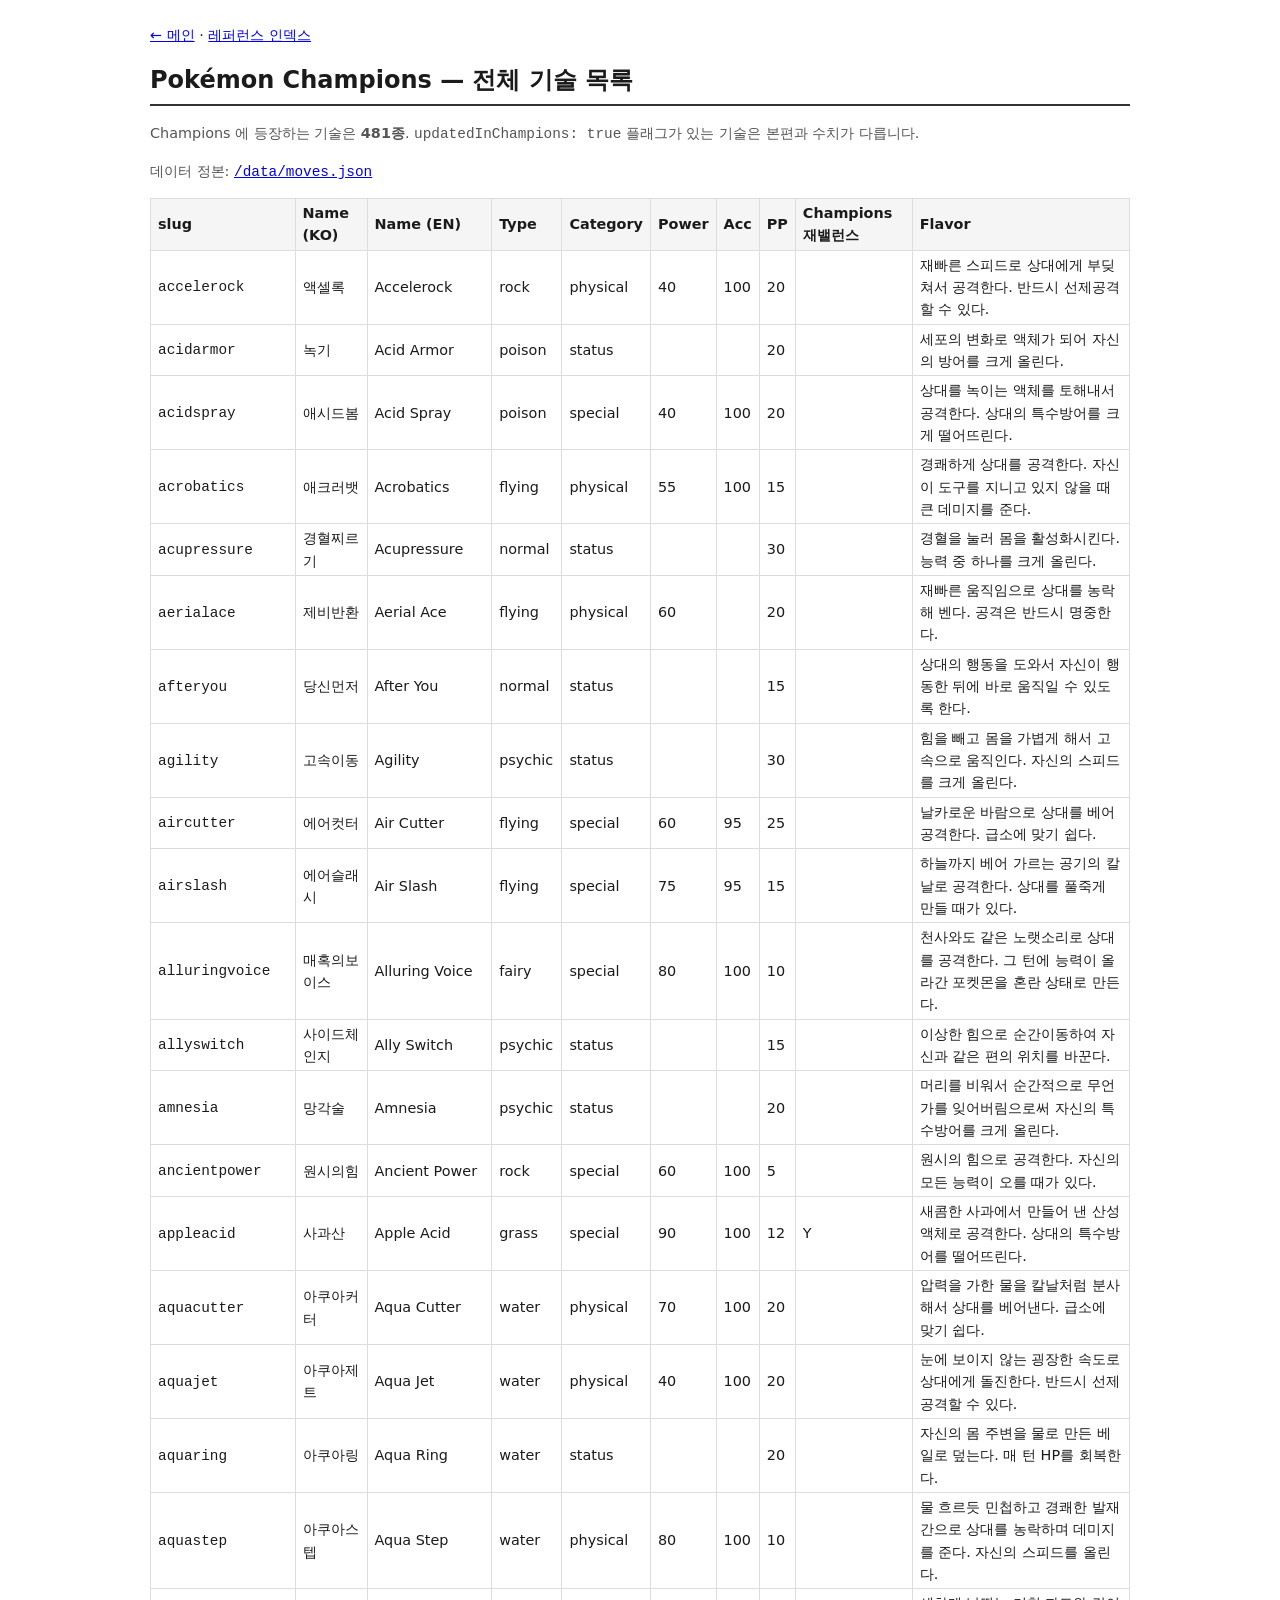
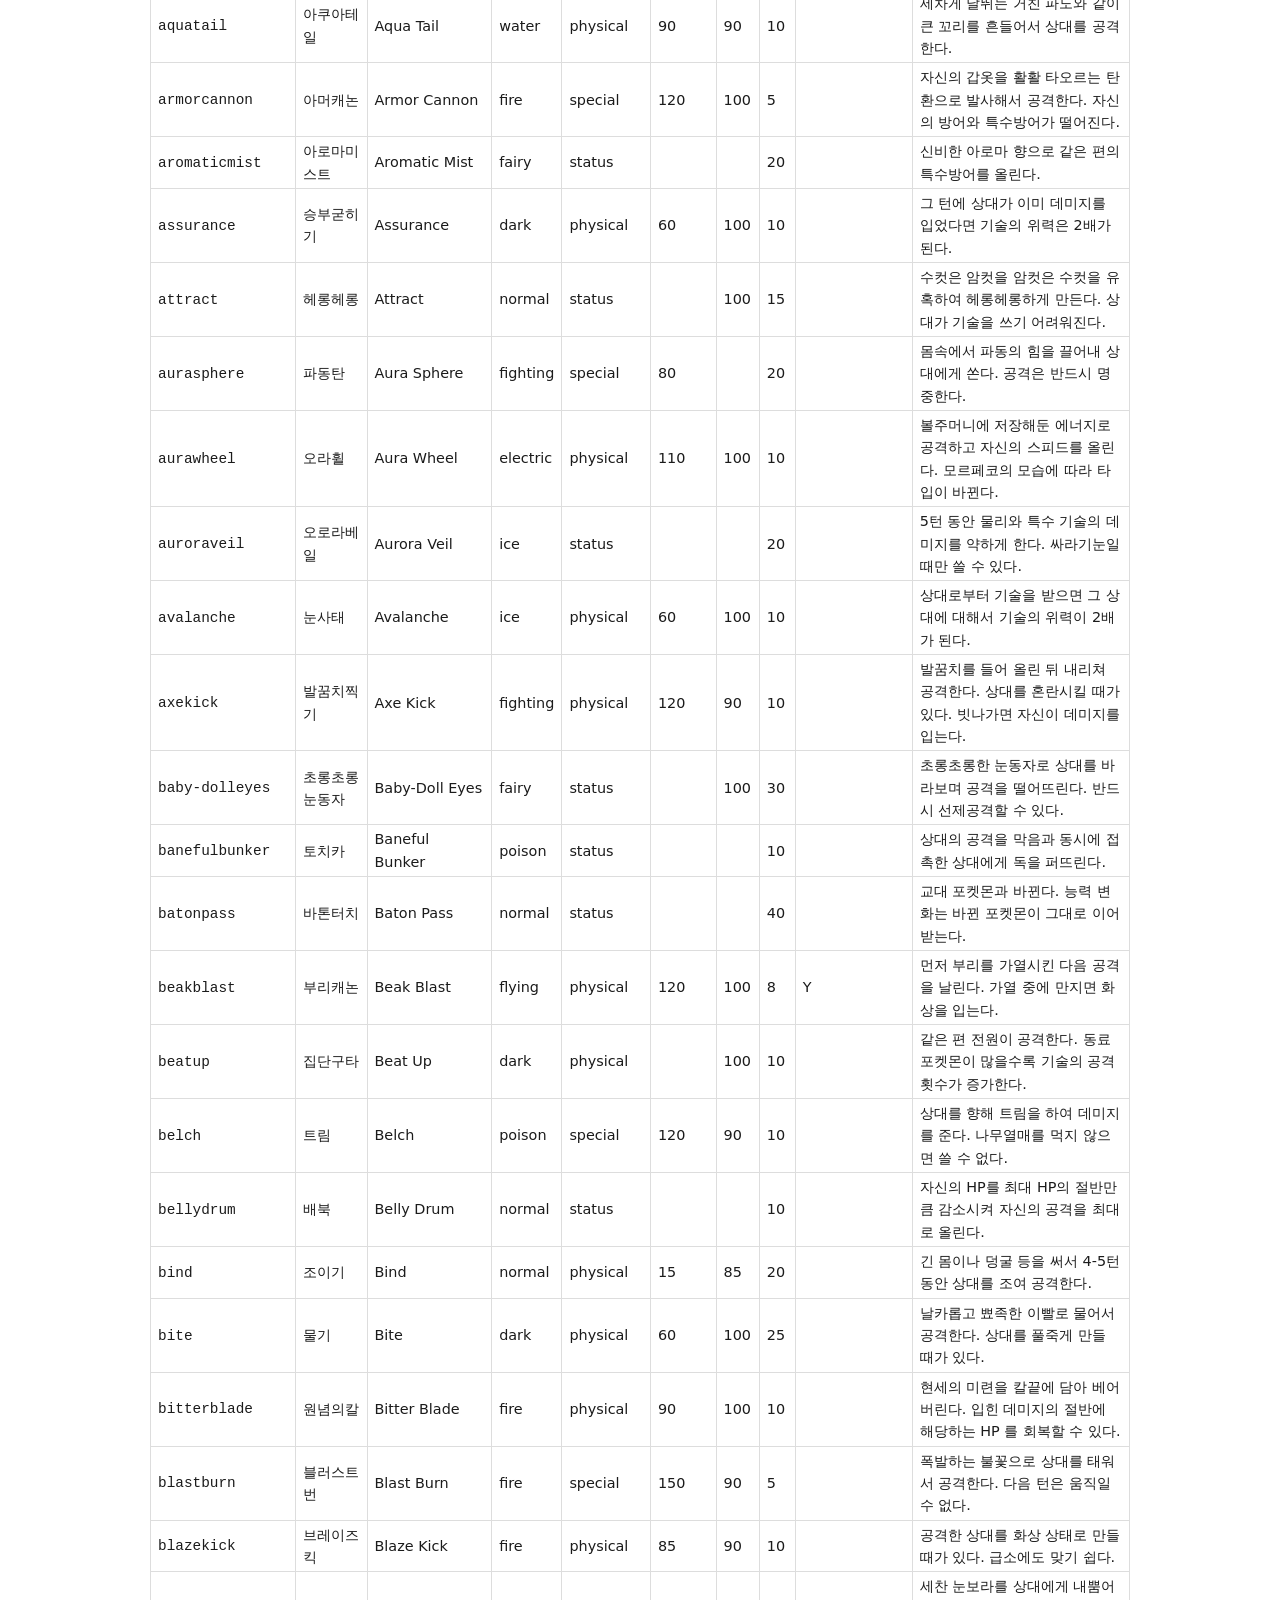
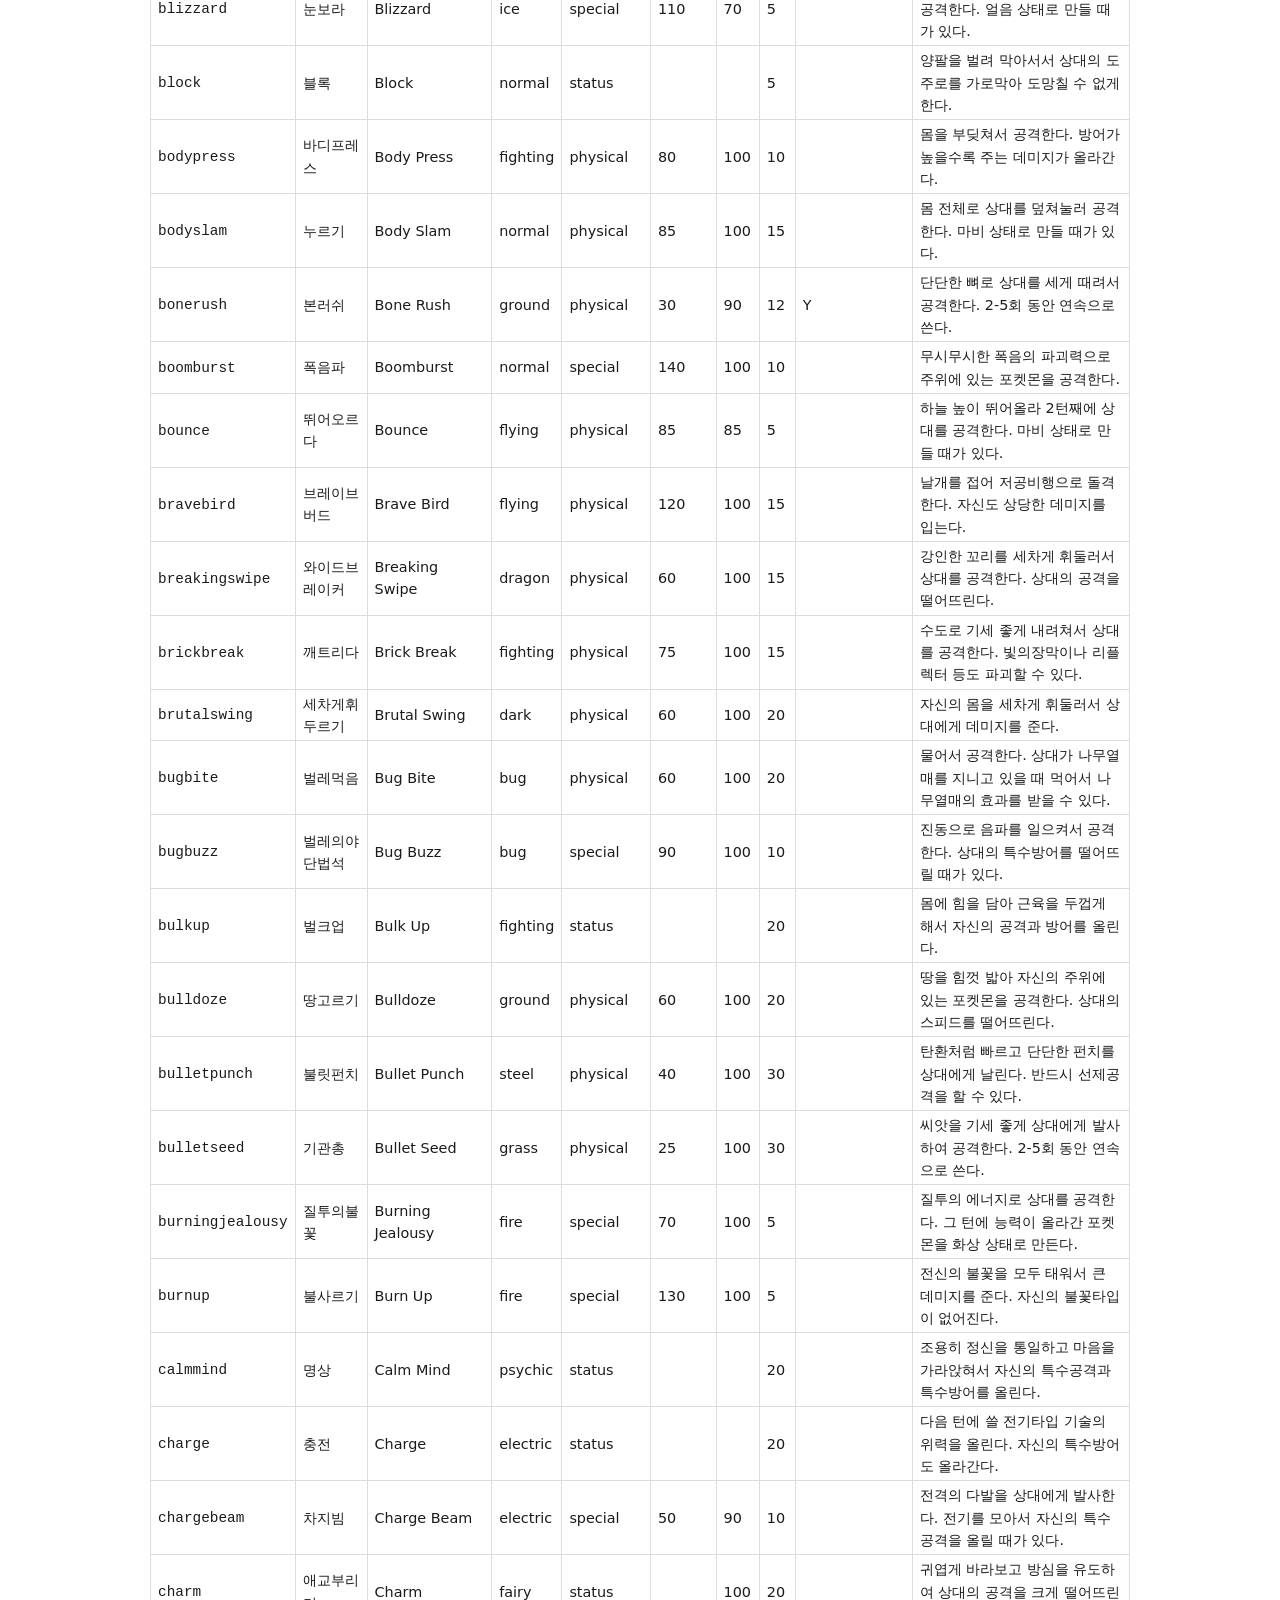
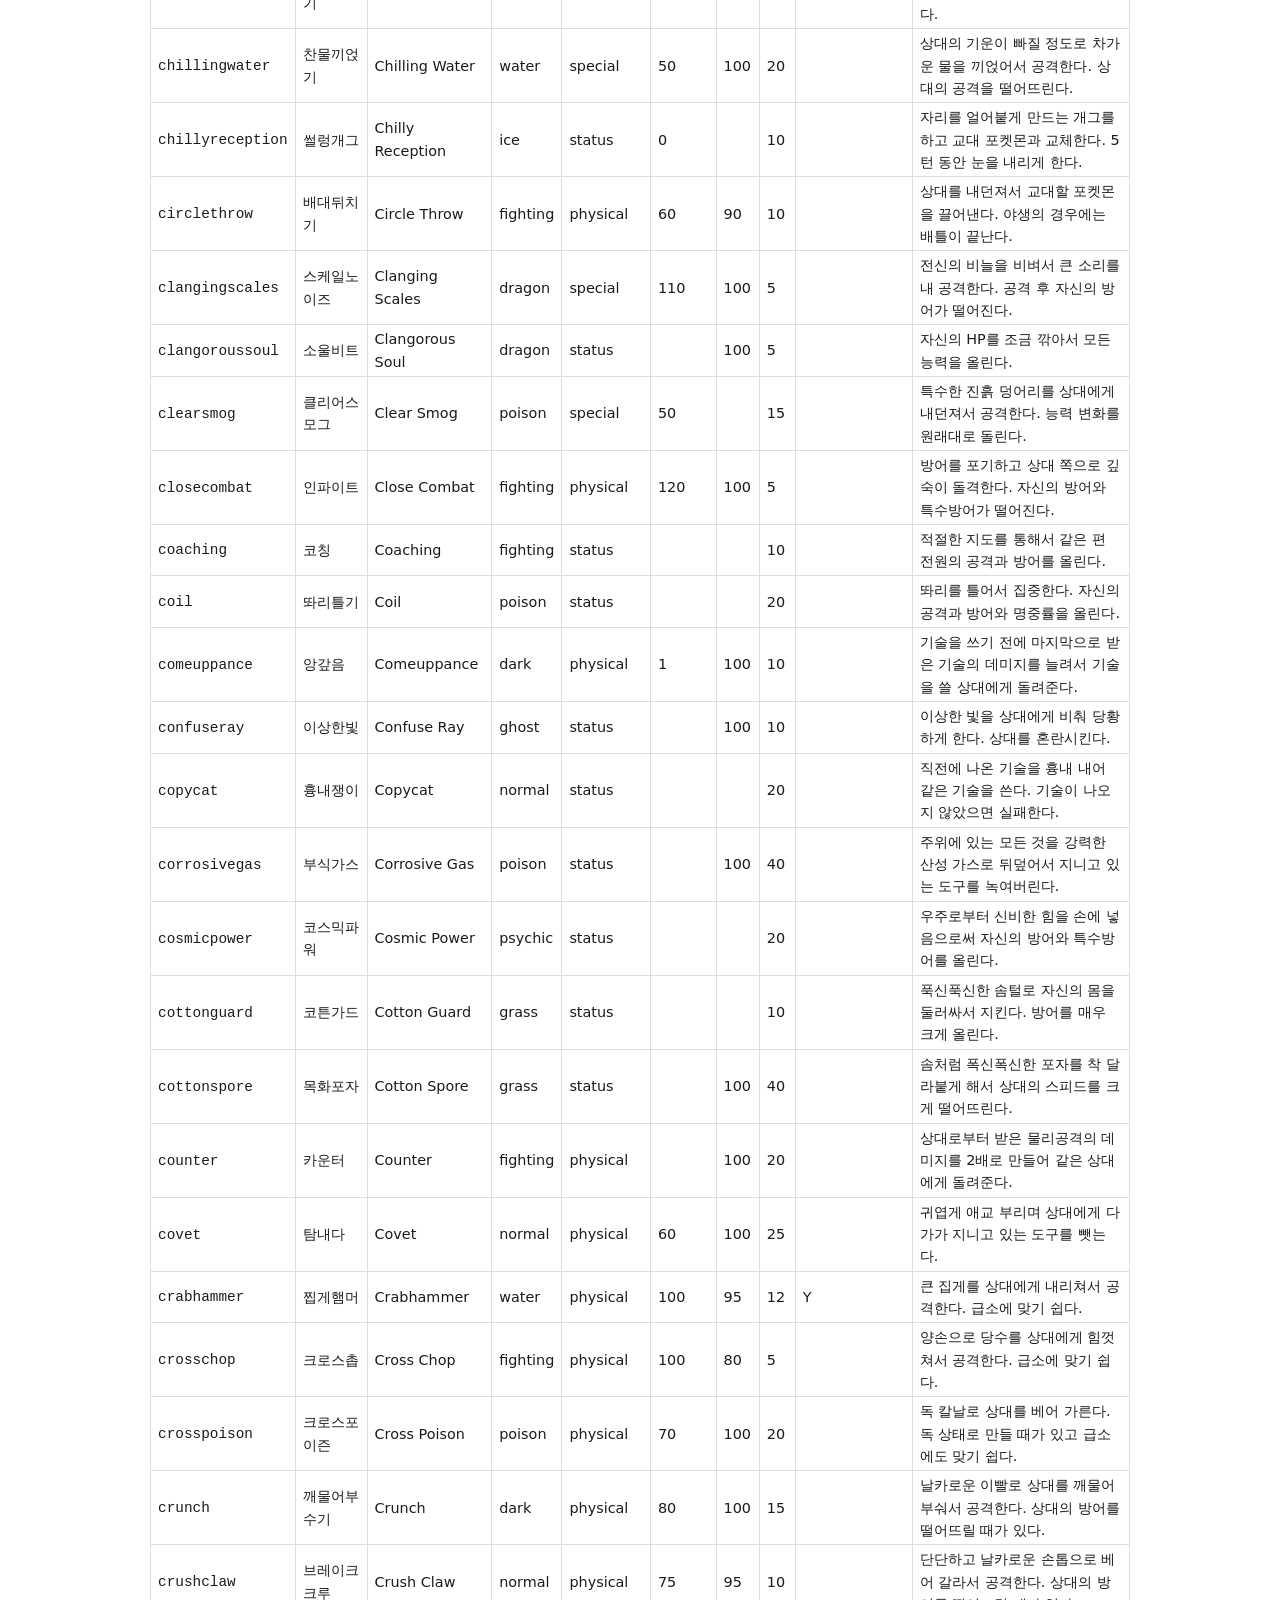
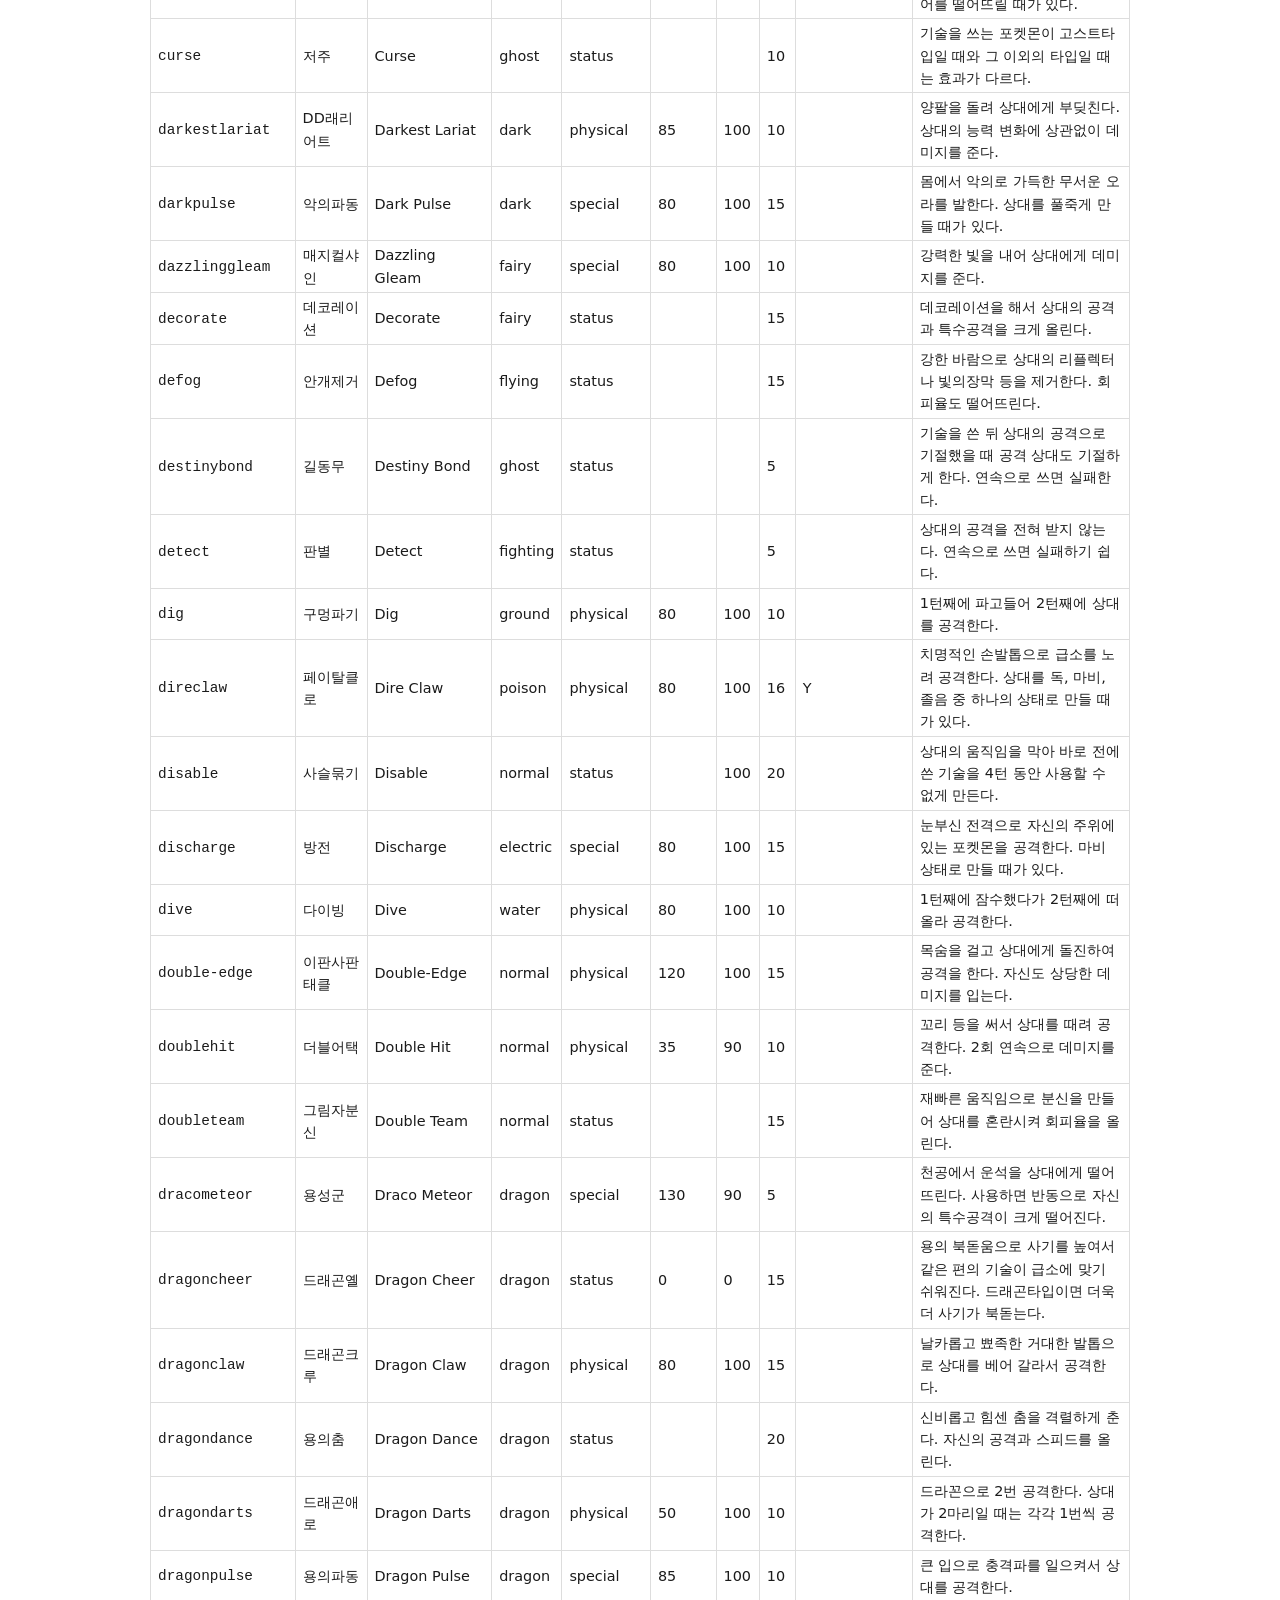
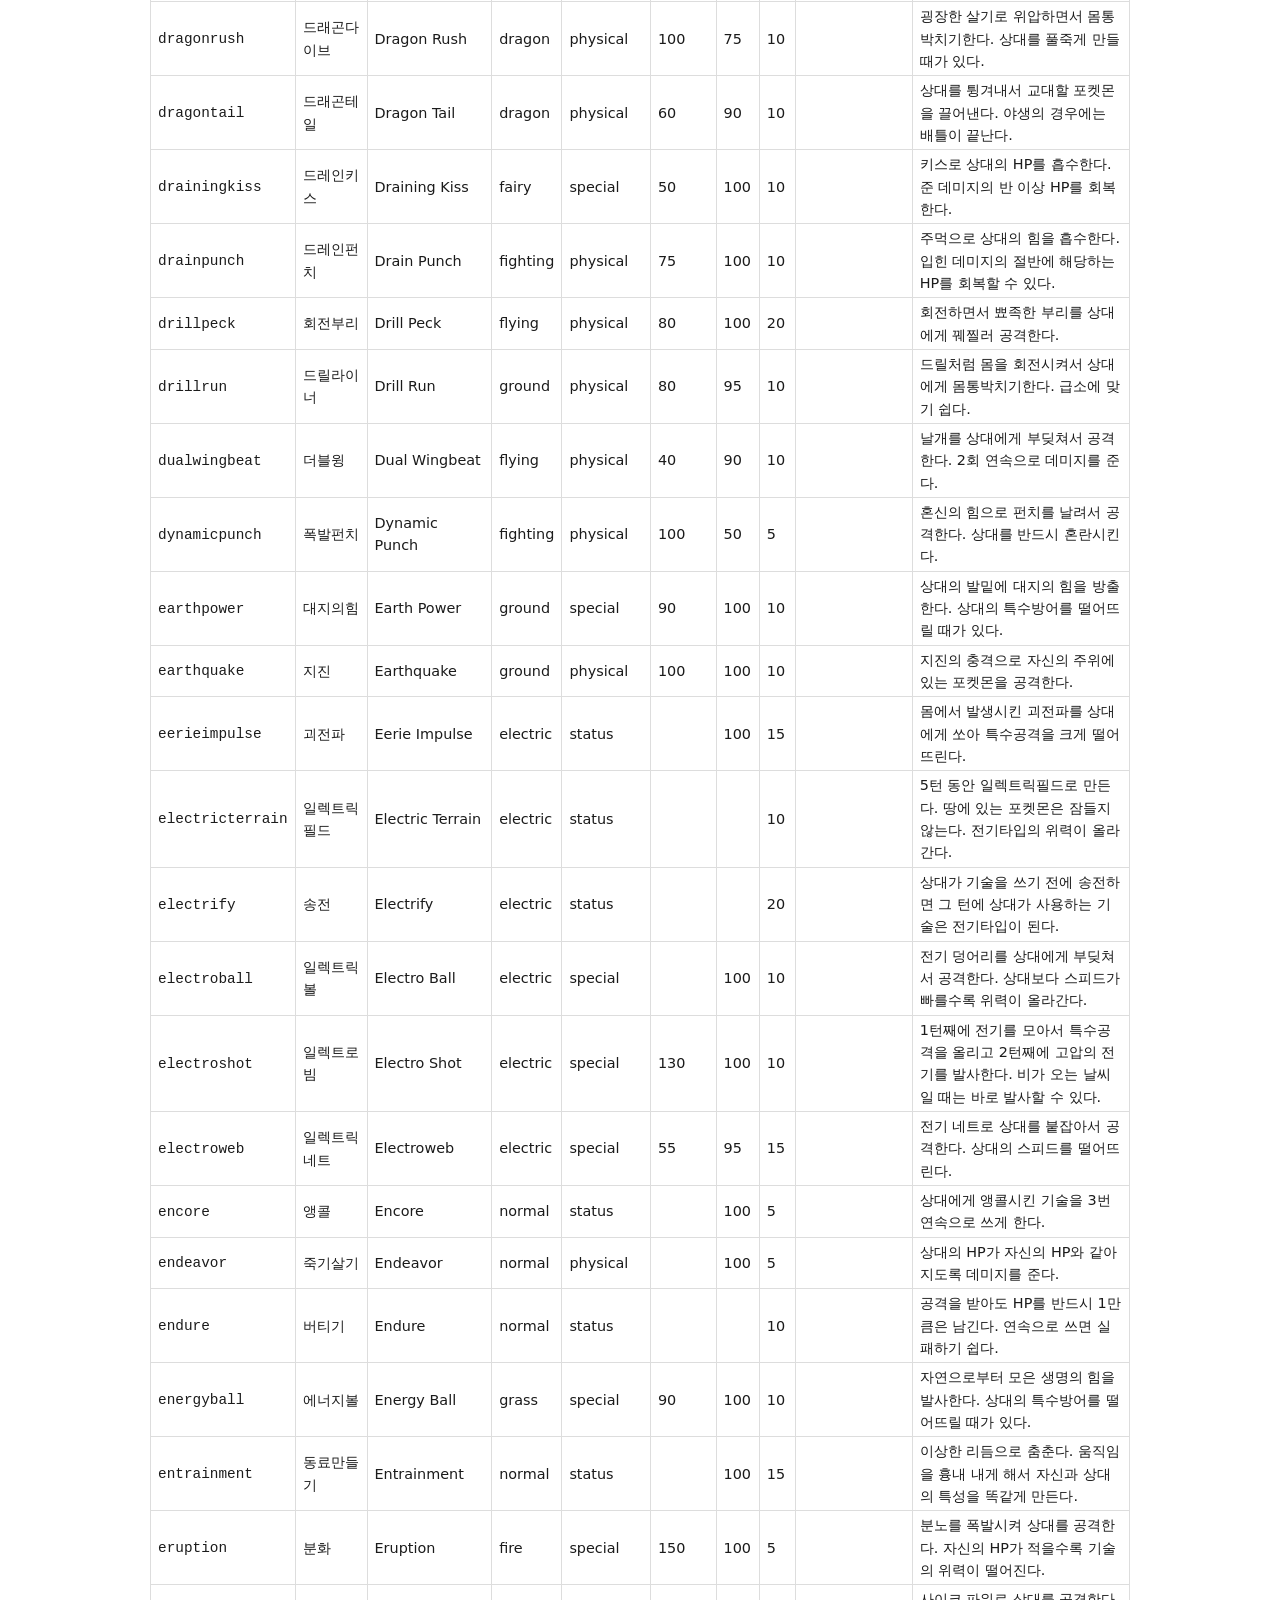
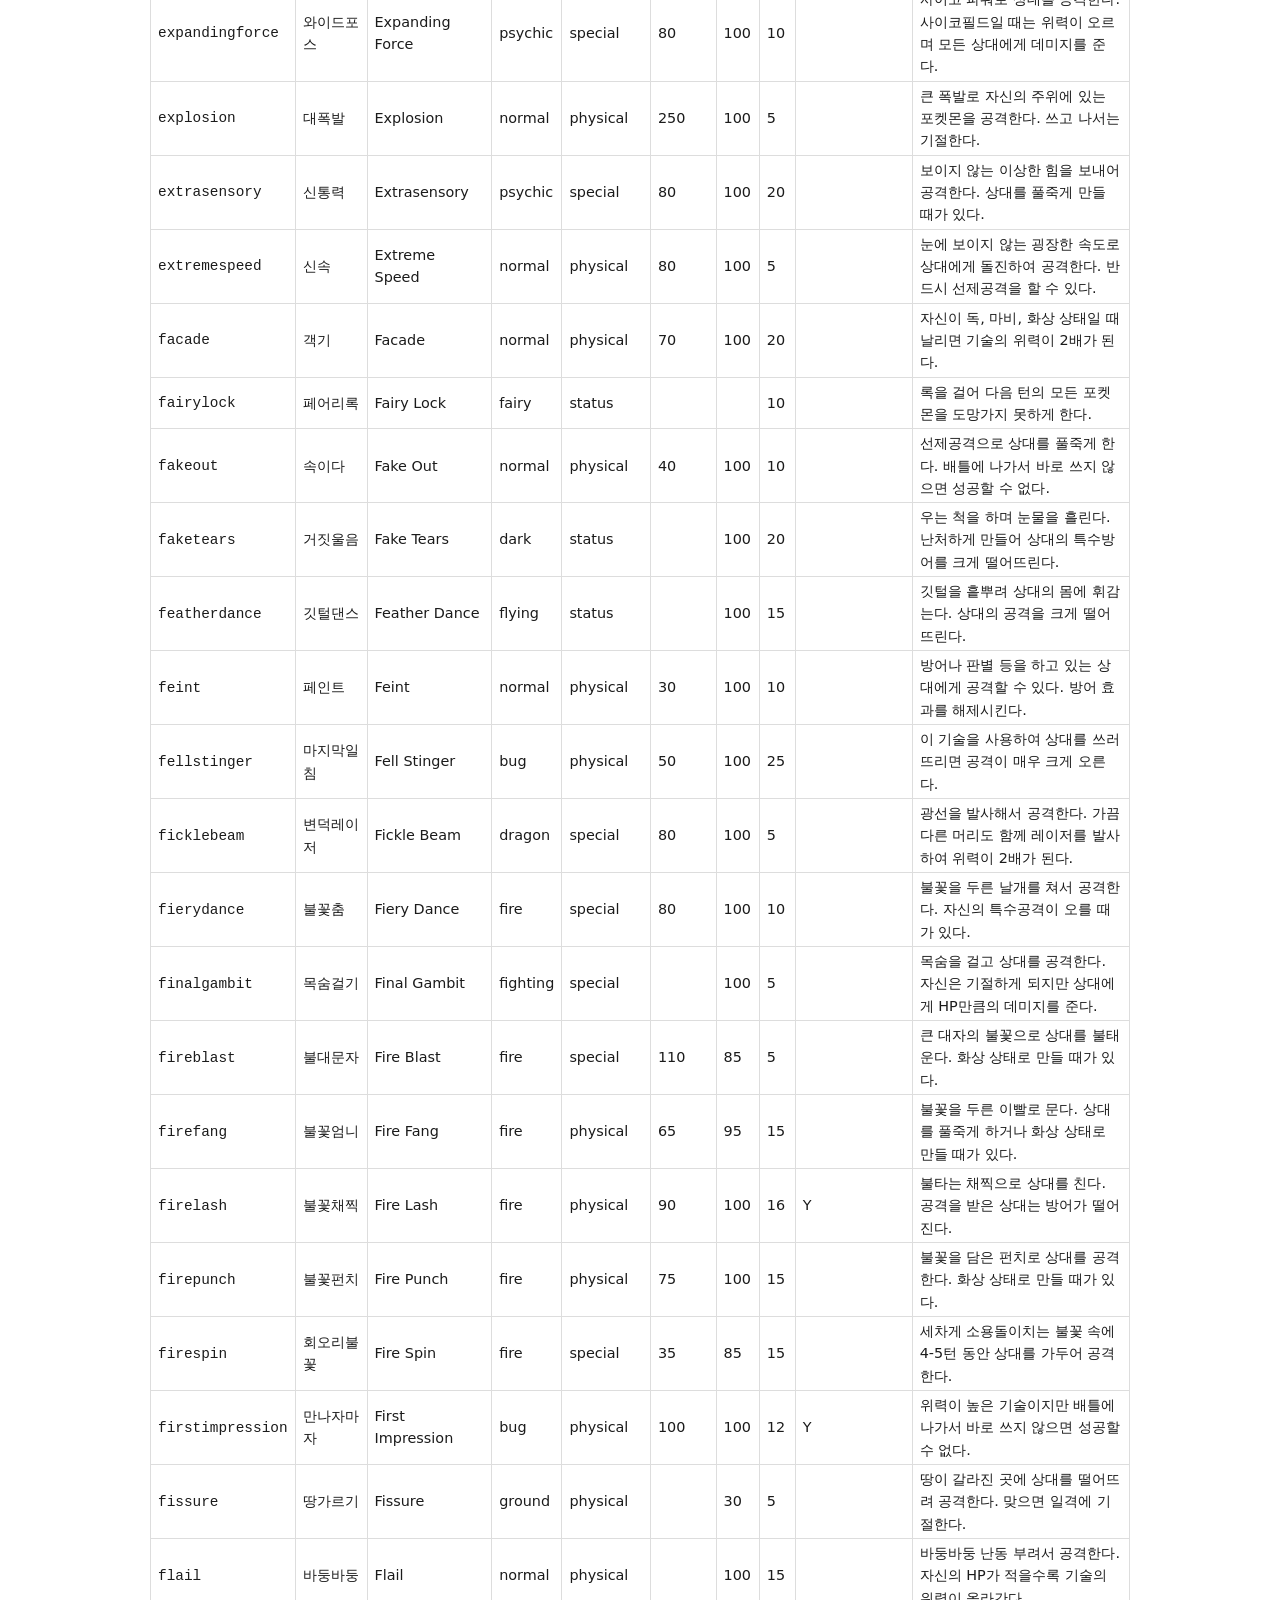
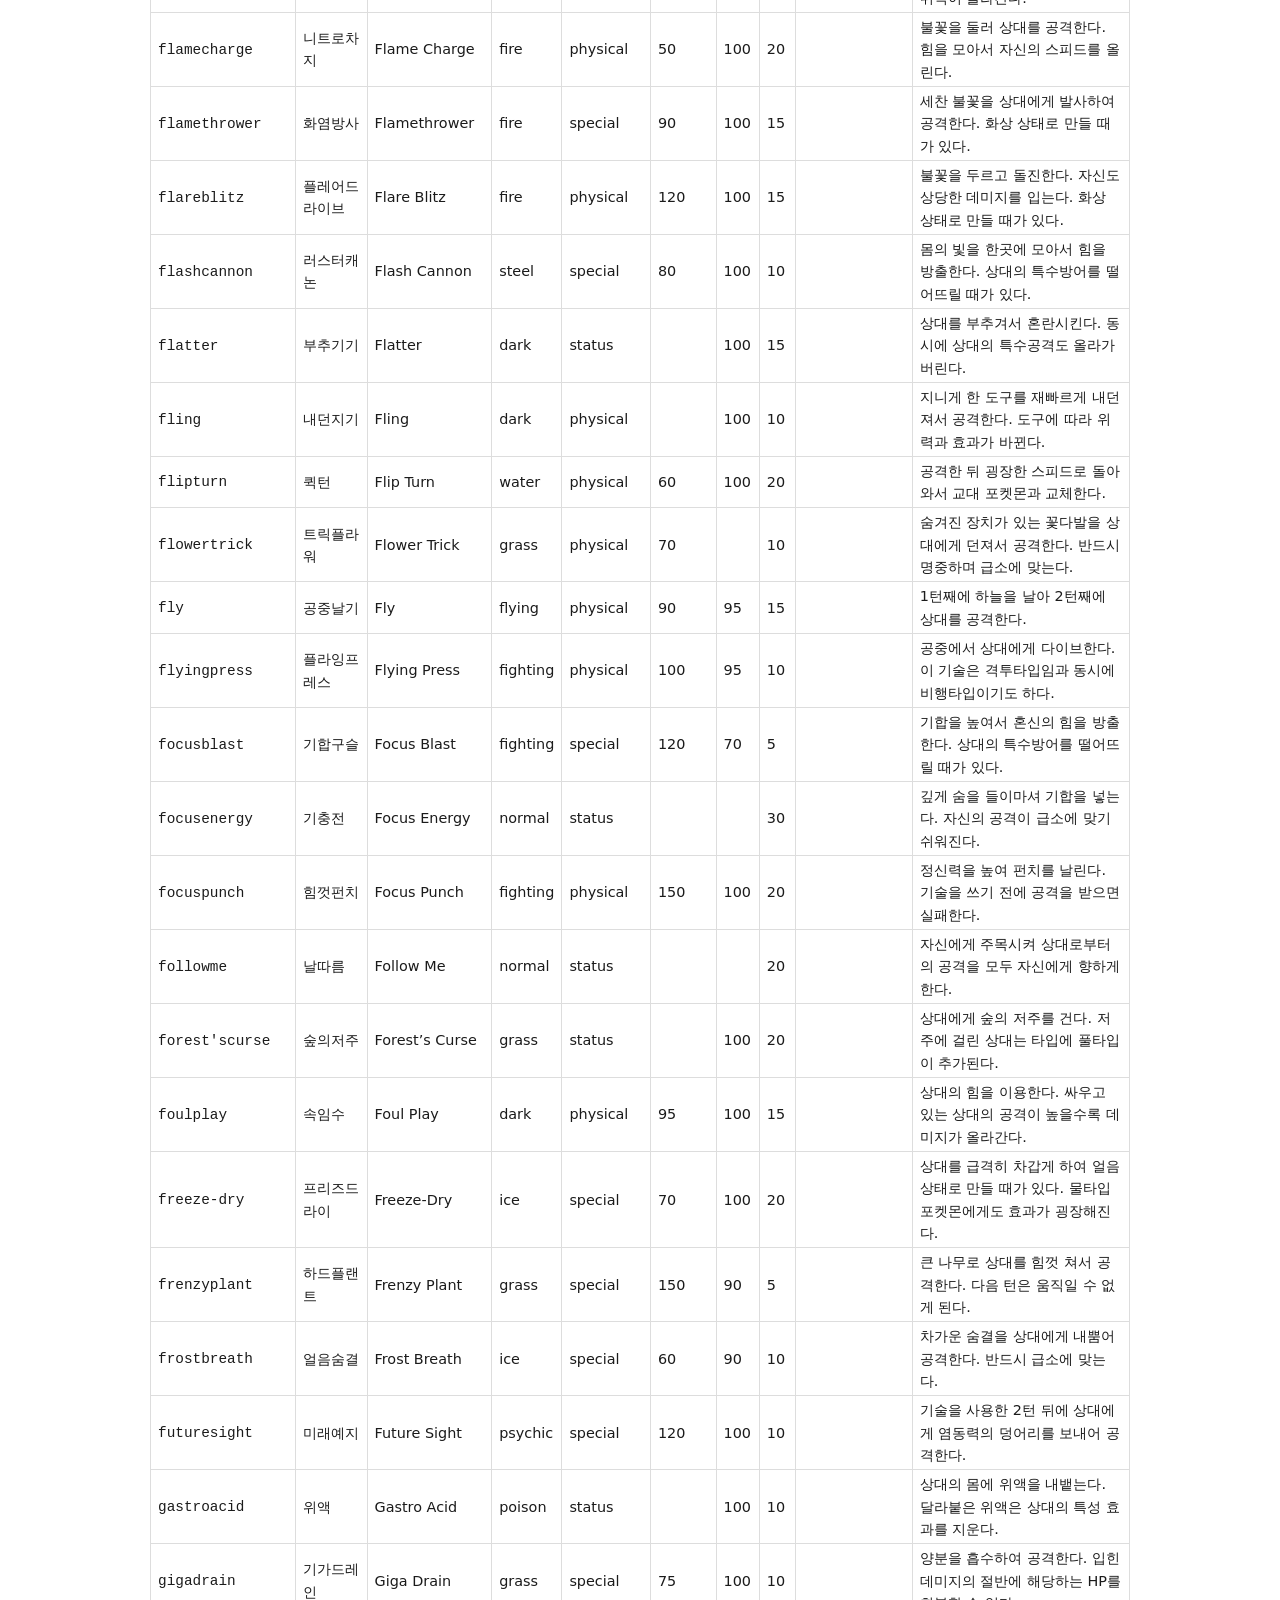
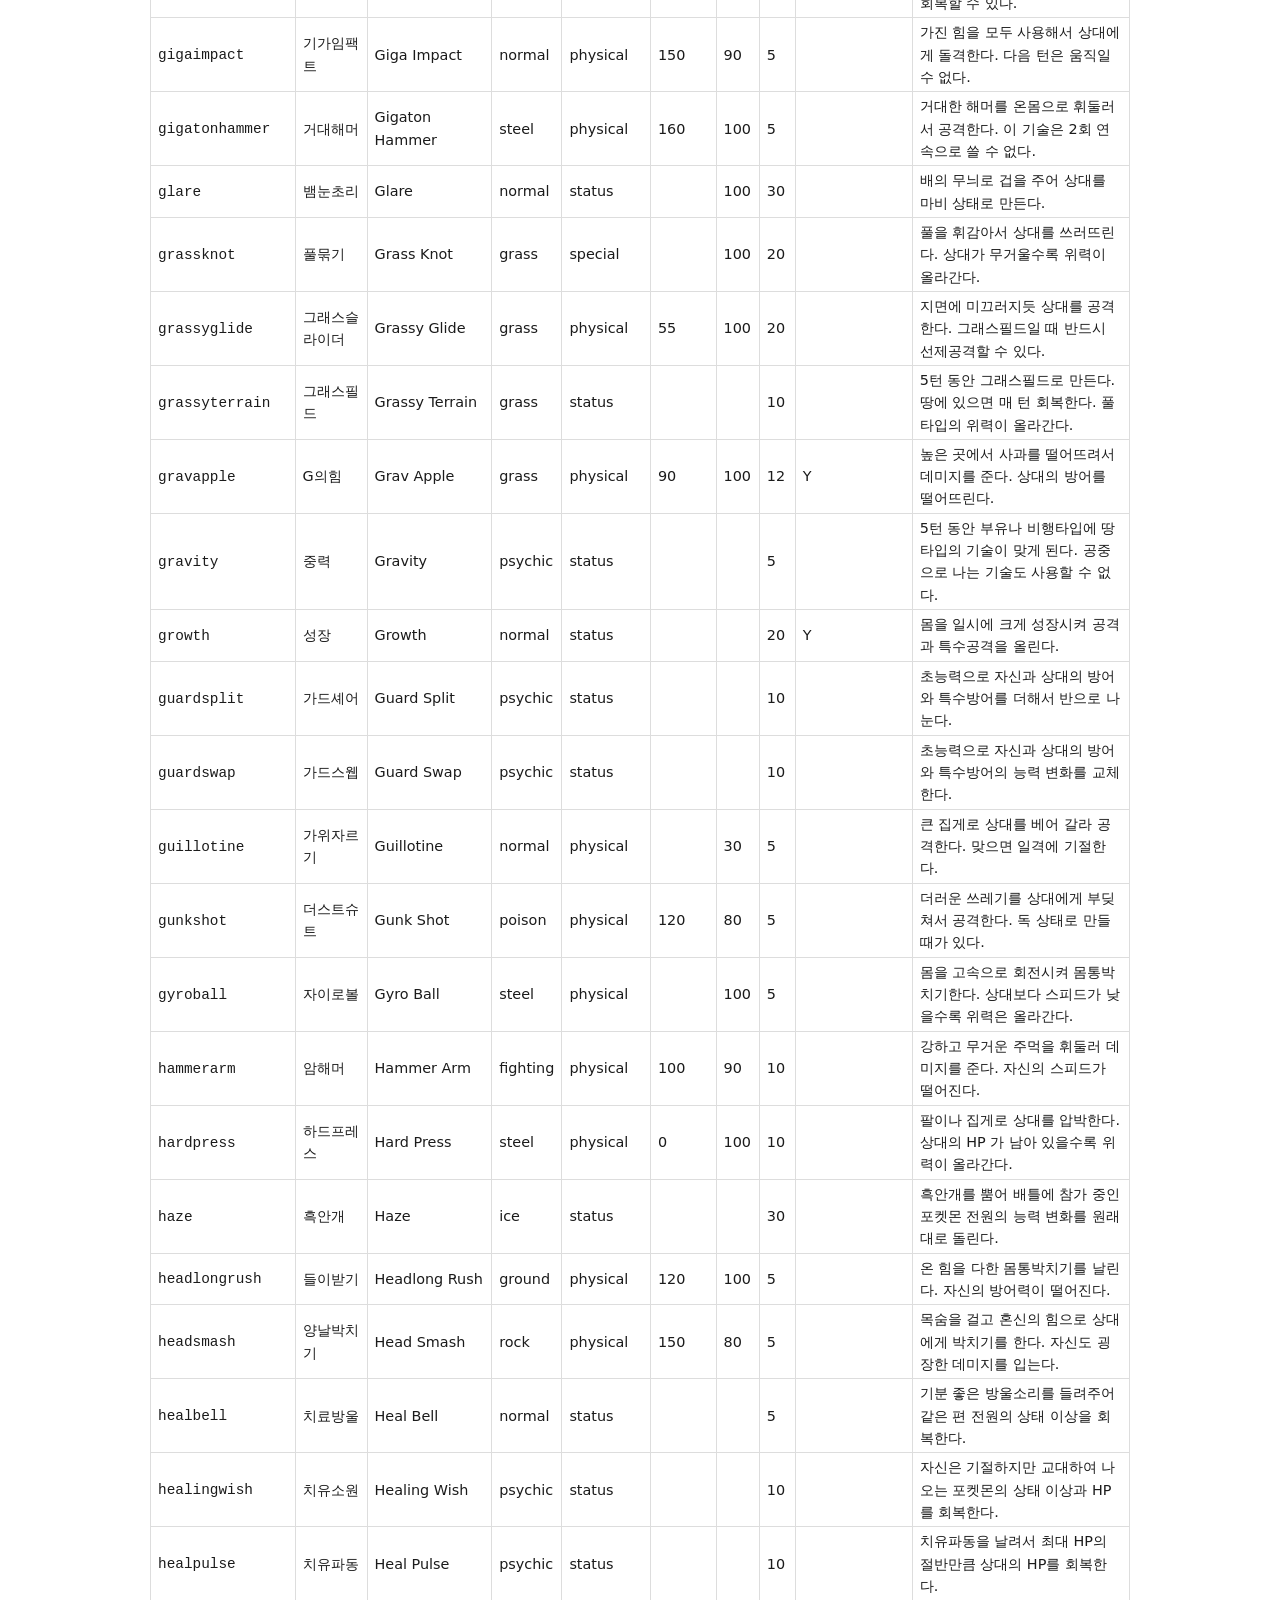
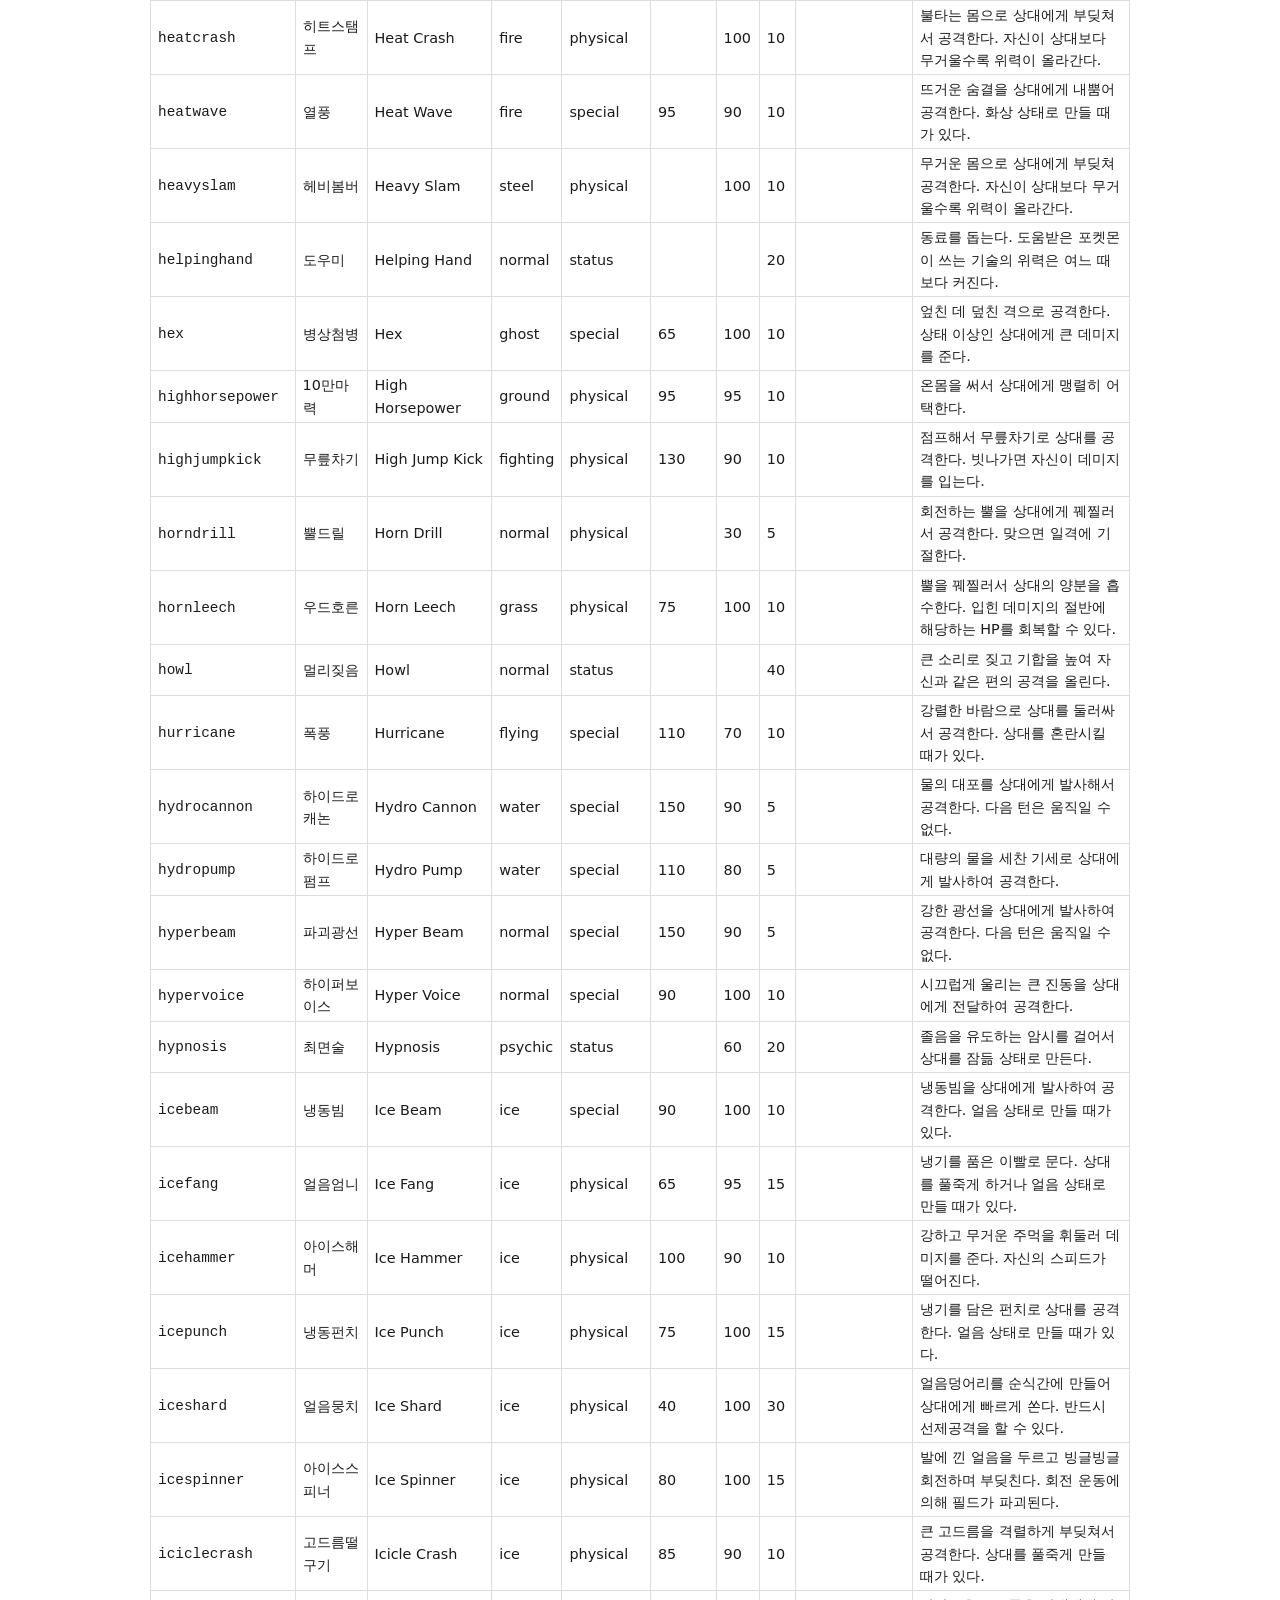
<file: web/reference/moves.html>
<!doctype html>
<html lang="ko">
<head>
<meta charset="utf-8" />
<meta name="viewport" content="width=device-width, initial-scale=1" />
<title>전체 기술 목록 · Pokémon Champions</title>
<meta name="description" content="Pokémon Champions 에 등장하는 481개 기술의 타입·분류·위력·명중·PP·플레이버. Champions 재밸런스 플래그 포함. AI 분석용 정적 레퍼런스." />
<meta name="robots" content="index, follow" />
<link rel="canonical" href="" />
<style>
  body { font-family: system-ui, -apple-system, sans-serif; max-width: 980px; margin: 1.5rem auto; padding: 0 1rem; color: #1b1b1b; line-height: 1.55; }
  h1 { font-size: 1.5rem; border-bottom: 2px solid #333; padding-bottom: .3rem; }
  h2 { font-size: 1.05rem; margin-top: 1.2rem; padding: .3rem 0; border-bottom: 1px solid #ccc; }
  h2 .slug { font-family: ui-monospace, SFMono-Regular, Menlo, monospace; color: #888; font-size: .85rem; font-weight: normal; }
  nav.top { font-size: .9rem; margin-bottom: 1rem; }
  .meta { color: #555; font-size: .9rem; }
  dl.kv { display: grid; grid-template-columns: 9rem 1fr; gap: .15rem .75rem; margin: .3rem 0; font-size: .95rem; }
  dl.kv dt { color: #666; font-weight: 600; }
  table.forms, table.moves { width: 100%; border-collapse: collapse; font-size: .9rem; margin: .3rem 0; }
  table.forms th, table.forms td, table.moves th, table.moves td { padding: 3px 7px; border: 1px solid #ddd; text-align: left; }
  table.forms th, table.moves th { background: #f5f5f5; }
  ul.moves-compact { columns: 3; font-family: ui-monospace, monospace; font-size: .85rem; padding-left: 1.2rem; }
  ul.moves-compact li { break-inside: avoid; }
  details { margin: .3rem 0; }
  details > summary { cursor: pointer; color: #0066cc; }
  footer { margin: 2rem 0 1rem; color: #666; font-size: .85rem; border-top: 1px solid #ddd; padding-top: .75rem; }
  @media (prefers-color-scheme: dark) {
    body { background: #1a1a1a; color: #e8e8e8; }
    h1 { border-bottom-color: #888; }
    h2 { border-bottom-color: #555; }
    table.forms th, table.moves th { background: #2a2a2a; }
    table.forms th, table.forms td, table.moves th, table.moves td { border-color: #444; }
    details > summary { color: #7bb8ff; }
    dl.kv dt { color: #aaa; }
    nav.top a, footer a { color: #7bb8ff; }
  }
</style>
</head>
<body>
<nav class="top">
  <a href="../index.html">← 메인</a> ·
  <a href="./index.html">레퍼런스 인덱스</a>
</nav>
<h1>Pokémon Champions — 전체 기술 목록</h1>
<p class="meta">Champions 에 등장하는 기술은 <strong>481종</strong>. <code>updatedInChampions: true</code> 플래그가 있는 기술은 본편과 수치가 다릅니다.</p>
<p class="meta">데이터 정본: <a href="../data/moves.json"><code>/data/moves.json</code></a></p>
<table class="moves"><thead><tr><th>slug</th><th>Name (KO)</th><th>Name (EN)</th><th>Type</th><th>Category</th><th>Power</th><th>Acc</th><th>PP</th><th>Champions 재밸런스</th><th>Flavor</th></tr></thead><tbody>
<tr id="accelerock"><td><code>accelerock</code></td><td>액셀록</td><td>Accelerock</td><td>rock</td><td>physical</td><td>40</td><td>100</td><td>20</td><td></td><td>재빠른 스피드로 상대에게 부딪쳐서 공격한다. 반드시 선제공격할 수 있다.</td></tr>
<tr id="acidarmor"><td><code>acidarmor</code></td><td>녹기</td><td>Acid Armor</td><td>poison</td><td>status</td><td></td><td></td><td>20</td><td></td><td>세포의 변화로 액체가 되어 자신의 방어를 크게 올린다.</td></tr>
<tr id="acidspray"><td><code>acidspray</code></td><td>애시드봄</td><td>Acid Spray</td><td>poison</td><td>special</td><td>40</td><td>100</td><td>20</td><td></td><td>상대를 녹이는 액체를 토해내서 공격한다. 상대의 특수방어를 크게 떨어뜨린다.</td></tr>
<tr id="acrobatics"><td><code>acrobatics</code></td><td>애크러뱃</td><td>Acrobatics</td><td>flying</td><td>physical</td><td>55</td><td>100</td><td>15</td><td></td><td>경쾌하게 상대를 공격한다. 자신이 도구를 지니고 있지 않을 때 큰 데미지를 준다.</td></tr>
<tr id="acupressure"><td><code>acupressure</code></td><td>경혈찌르기</td><td>Acupressure</td><td>normal</td><td>status</td><td></td><td></td><td>30</td><td></td><td>경혈을 눌러 몸을 활성화시킨다. 능력 중 하나를 크게 올린다.</td></tr>
<tr id="aerialace"><td><code>aerialace</code></td><td>제비반환</td><td>Aerial Ace</td><td>flying</td><td>physical</td><td>60</td><td></td><td>20</td><td></td><td>재빠른 움직임으로 상대를 농락해 벤다. 공격은 반드시 명중한다.</td></tr>
<tr id="afteryou"><td><code>afteryou</code></td><td>당신먼저</td><td>After You</td><td>normal</td><td>status</td><td></td><td></td><td>15</td><td></td><td>상대의 행동을 도와서 자신이 행동한 뒤에 바로 움직일 수 있도록 한다.</td></tr>
<tr id="agility"><td><code>agility</code></td><td>고속이동</td><td>Agility</td><td>psychic</td><td>status</td><td></td><td></td><td>30</td><td></td><td>힘을 빼고 몸을 가볍게 해서 고속으로 움직인다. 자신의 스피드를 크게 올린다.</td></tr>
<tr id="aircutter"><td><code>aircutter</code></td><td>에어컷터</td><td>Air Cutter</td><td>flying</td><td>special</td><td>60</td><td>95</td><td>25</td><td></td><td>날카로운 바람으로 상대를 베어 공격한다. 급소에 맞기 쉽다.</td></tr>
<tr id="airslash"><td><code>airslash</code></td><td>에어슬래시</td><td>Air Slash</td><td>flying</td><td>special</td><td>75</td><td>95</td><td>15</td><td></td><td>하늘까지 베어 가르는 공기의 칼날로 공격한다. 상대를 풀죽게 만들 때가 있다.</td></tr>
<tr id="alluringvoice"><td><code>alluringvoice</code></td><td>매혹의보이스</td><td>Alluring Voice</td><td>fairy</td><td>special</td><td>80</td><td>100</td><td>10</td><td></td><td>천사와도 같은 노랫소리로 상대를 공격한다. 그 턴에 능력이 올라간 포켓몬을 혼란 상태로 만든다.</td></tr>
<tr id="allyswitch"><td><code>allyswitch</code></td><td>사이드체인지</td><td>Ally Switch</td><td>psychic</td><td>status</td><td></td><td></td><td>15</td><td></td><td>이상한 힘으로 순간이동하여 자신과 같은 편의 위치를 바꾼다.</td></tr>
<tr id="amnesia"><td><code>amnesia</code></td><td>망각술</td><td>Amnesia</td><td>psychic</td><td>status</td><td></td><td></td><td>20</td><td></td><td>머리를 비워서 순간적으로 무언가를 잊어버림으로써 자신의 특수방어를 크게 올린다.</td></tr>
<tr id="ancientpower"><td><code>ancientpower</code></td><td>원시의힘</td><td>Ancient Power</td><td>rock</td><td>special</td><td>60</td><td>100</td><td>5</td><td></td><td>원시의 힘으로 공격한다. 자신의 모든 능력이 오를 때가 있다.</td></tr>
<tr id="appleacid"><td><code>appleacid</code></td><td>사과산</td><td>Apple Acid</td><td>grass</td><td>special</td><td>90</td><td>100</td><td>12</td><td>Y</td><td>새콤한 사과에서 만들어 낸 산성 액체로 공격한다. 상대의 특수방어를 떨어뜨린다.</td></tr>
<tr id="aquacutter"><td><code>aquacutter</code></td><td>아쿠아커터</td><td>Aqua Cutter</td><td>water</td><td>physical</td><td>70</td><td>100</td><td>20</td><td></td><td>압력을 가한 물을 칼날처럼 분사해서 상대를 베어낸다. 급소에 맞기 쉽다.</td></tr>
<tr id="aquajet"><td><code>aquajet</code></td><td>아쿠아제트</td><td>Aqua Jet</td><td>water</td><td>physical</td><td>40</td><td>100</td><td>20</td><td></td><td>눈에 보이지 않는 굉장한 속도로 상대에게 돌진한다. 반드시 선제공격할 수 있다.</td></tr>
<tr id="aquaring"><td><code>aquaring</code></td><td>아쿠아링</td><td>Aqua Ring</td><td>water</td><td>status</td><td></td><td></td><td>20</td><td></td><td>자신의 몸 주변을 물로 만든 베일로 덮는다. 매 턴 HP를 회복한다.</td></tr>
<tr id="aquastep"><td><code>aquastep</code></td><td>아쿠아스텝</td><td>Aqua Step</td><td>water</td><td>physical</td><td>80</td><td>100</td><td>10</td><td></td><td>물 흐르듯 민첩하고 경쾌한 발재간으로 상대를 농락하며 데미지를 준다. 자신의 스피드를 올린다.</td></tr>
<tr id="aquatail"><td><code>aquatail</code></td><td>아쿠아테일</td><td>Aqua Tail</td><td>water</td><td>physical</td><td>90</td><td>90</td><td>10</td><td></td><td>세차게 날뛰는 거친 파도와 같이 큰 꼬리를 흔들어서 상대를 공격한다.</td></tr>
<tr id="armorcannon"><td><code>armorcannon</code></td><td>아머캐논</td><td>Armor Cannon</td><td>fire</td><td>special</td><td>120</td><td>100</td><td>5</td><td></td><td>자신의 갑옷을 활활 타오르는 탄환으로 발사해서 공격한다. 자신의 방어와 특수방어가 떨어진다.</td></tr>
<tr id="aromaticmist"><td><code>aromaticmist</code></td><td>아로마미스트</td><td>Aromatic Mist</td><td>fairy</td><td>status</td><td></td><td></td><td>20</td><td></td><td>신비한 아로마 향으로 같은 편의 특수방어를 올린다.</td></tr>
<tr id="assurance"><td><code>assurance</code></td><td>승부굳히기</td><td>Assurance</td><td>dark</td><td>physical</td><td>60</td><td>100</td><td>10</td><td></td><td>그 턴에 상대가 이미 데미지를 입었다면 기술의 위력은 2배가 된다.</td></tr>
<tr id="attract"><td><code>attract</code></td><td>헤롱헤롱</td><td>Attract</td><td>normal</td><td>status</td><td></td><td>100</td><td>15</td><td></td><td>수컷은 암컷을 암컷은 수컷을 유혹하여 헤롱헤롱하게 만든다. 상대가 기술을 쓰기 어려워진다.</td></tr>
<tr id="aurasphere"><td><code>aurasphere</code></td><td>파동탄</td><td>Aura Sphere</td><td>fighting</td><td>special</td><td>80</td><td></td><td>20</td><td></td><td>몸속에서 파동의 힘을 끌어내 상대에게 쏜다. 공격은 반드시 명중한다.</td></tr>
<tr id="aurawheel"><td><code>aurawheel</code></td><td>오라휠</td><td>Aura Wheel</td><td>electric</td><td>physical</td><td>110</td><td>100</td><td>10</td><td></td><td>볼주머니에 저장해둔 에너지로 공격하고 자신의 스피드를 올린다. 모르페코의 모습에 따라 타입이 바뀐다.</td></tr>
<tr id="auroraveil"><td><code>auroraveil</code></td><td>오로라베일</td><td>Aurora Veil</td><td>ice</td><td>status</td><td></td><td></td><td>20</td><td></td><td>5턴 동안 물리와 특수 기술의 데미지를 약하게 한다. 싸라기눈일 때만 쓸 수 있다.</td></tr>
<tr id="avalanche"><td><code>avalanche</code></td><td>눈사태</td><td>Avalanche</td><td>ice</td><td>physical</td><td>60</td><td>100</td><td>10</td><td></td><td>상대로부터 기술을 받으면 그 상대에 대해서 기술의 위력이 2배가 된다.</td></tr>
<tr id="axekick"><td><code>axekick</code></td><td>발꿈치찍기</td><td>Axe Kick</td><td>fighting</td><td>physical</td><td>120</td><td>90</td><td>10</td><td></td><td>발꿈치를 들어 올린 뒤 내리쳐 공격한다. 상대를 혼란시킬 때가 있다. 빗나가면 자신이 데미지를 입는다.</td></tr>
<tr id="baby-dolleyes"><td><code>baby-dolleyes</code></td><td>초롱초롱눈동자</td><td>Baby-Doll Eyes</td><td>fairy</td><td>status</td><td></td><td>100</td><td>30</td><td></td><td>초롱초롱한 눈동자로 상대를 바라보며 공격을 떨어뜨린다. 반드시 선제공격할 수 있다.</td></tr>
<tr id="banefulbunker"><td><code>banefulbunker</code></td><td>토치카</td><td>Baneful Bunker</td><td>poison</td><td>status</td><td></td><td></td><td>10</td><td></td><td>상대의 공격을 막음과 동시에 접촉한 상대에게 독을 퍼뜨린다.</td></tr>
<tr id="batonpass"><td><code>batonpass</code></td><td>바톤터치</td><td>Baton Pass</td><td>normal</td><td>status</td><td></td><td></td><td>40</td><td></td><td>교대 포켓몬과 바뀐다. 능력 변화는 바뀐 포켓몬이 그대로 이어받는다.</td></tr>
<tr id="beakblast"><td><code>beakblast</code></td><td>부리캐논</td><td>Beak Blast</td><td>flying</td><td>physical</td><td>120</td><td>100</td><td>8</td><td>Y</td><td>먼저 부리를 가열시킨 다음 공격을 날린다. 가열 중에 만지면 화상을 입는다.</td></tr>
<tr id="beatup"><td><code>beatup</code></td><td>집단구타</td><td>Beat Up</td><td>dark</td><td>physical</td><td></td><td>100</td><td>10</td><td></td><td>같은 편 전원이 공격한다. 동료 포켓몬이 많을수록 기술의 공격 횟수가 증가한다.</td></tr>
<tr id="belch"><td><code>belch</code></td><td>트림</td><td>Belch</td><td>poison</td><td>special</td><td>120</td><td>90</td><td>10</td><td></td><td>상대를 향해 트림을 하여 데미지를 준다. 나무열매를 먹지 않으면 쓸 수 없다.</td></tr>
<tr id="bellydrum"><td><code>bellydrum</code></td><td>배북</td><td>Belly Drum</td><td>normal</td><td>status</td><td></td><td></td><td>10</td><td></td><td>자신의 HP를 최대 HP의 절반만큼 감소시켜 자신의 공격을 최대로 올린다.</td></tr>
<tr id="bind"><td><code>bind</code></td><td>조이기</td><td>Bind</td><td>normal</td><td>physical</td><td>15</td><td>85</td><td>20</td><td></td><td>긴 몸이나 덩굴 등을 써서 4-5턴 동안 상대를 조여 공격한다.</td></tr>
<tr id="bite"><td><code>bite</code></td><td>물기</td><td>Bite</td><td>dark</td><td>physical</td><td>60</td><td>100</td><td>25</td><td></td><td>날카롭고 뾰족한 이빨로 물어서 공격한다. 상대를 풀죽게 만들 때가 있다.</td></tr>
<tr id="bitterblade"><td><code>bitterblade</code></td><td>원념의칼</td><td>Bitter Blade</td><td>fire</td><td>physical</td><td>90</td><td>100</td><td>10</td><td></td><td>현세의 미련을 칼끝에 담아 베어 버린다. 입힌 데미지의 절반에 해당하는 HP 를 회복할 수 있다.</td></tr>
<tr id="blastburn"><td><code>blastburn</code></td><td>블러스트번</td><td>Blast Burn</td><td>fire</td><td>special</td><td>150</td><td>90</td><td>5</td><td></td><td>폭발하는 불꽃으로 상대를 태워서 공격한다. 다음 턴은 움직일 수 없다.</td></tr>
<tr id="blazekick"><td><code>blazekick</code></td><td>브레이즈킥</td><td>Blaze Kick</td><td>fire</td><td>physical</td><td>85</td><td>90</td><td>10</td><td></td><td>공격한 상대를 화상 상태로 만들 때가 있다. 급소에도 맞기 쉽다.</td></tr>
<tr id="blizzard"><td><code>blizzard</code></td><td>눈보라</td><td>Blizzard</td><td>ice</td><td>special</td><td>110</td><td>70</td><td>5</td><td></td><td>세찬 눈보라를 상대에게 내뿜어 공격한다. 얼음 상태로 만들 때가 있다.</td></tr>
<tr id="block"><td><code>block</code></td><td>블록</td><td>Block</td><td>normal</td><td>status</td><td></td><td></td><td>5</td><td></td><td>양팔을 벌려 막아서서 상대의 도주로를 가로막아 도망칠 수 없게 한다.</td></tr>
<tr id="bodypress"><td><code>bodypress</code></td><td>바디프레스</td><td>Body Press</td><td>fighting</td><td>physical</td><td>80</td><td>100</td><td>10</td><td></td><td>몸을 부딪쳐서 공격한다. 방어가 높을수록 주는 데미지가 올라간다.</td></tr>
<tr id="bodyslam"><td><code>bodyslam</code></td><td>누르기</td><td>Body Slam</td><td>normal</td><td>physical</td><td>85</td><td>100</td><td>15</td><td></td><td>몸 전체로 상대를 덮쳐눌러 공격한다. 마비 상태로 만들 때가 있다.</td></tr>
<tr id="bonerush"><td><code>bonerush</code></td><td>본러쉬</td><td>Bone Rush</td><td>ground</td><td>physical</td><td>30</td><td>90</td><td>12</td><td>Y</td><td>단단한 뼈로 상대를 세게 때려서 공격한다. 2-5회 동안 연속으로 쓴다.</td></tr>
<tr id="boomburst"><td><code>boomburst</code></td><td>폭음파</td><td>Boomburst</td><td>normal</td><td>special</td><td>140</td><td>100</td><td>10</td><td></td><td>무시무시한 폭음의 파괴력으로 주위에 있는 포켓몬을 공격한다.</td></tr>
<tr id="bounce"><td><code>bounce</code></td><td>뛰어오르다</td><td>Bounce</td><td>flying</td><td>physical</td><td>85</td><td>85</td><td>5</td><td></td><td>하늘 높이 뛰어올라 2턴째에 상대를 공격한다. 마비 상태로 만들 때가 있다.</td></tr>
<tr id="bravebird"><td><code>bravebird</code></td><td>브레이브버드</td><td>Brave Bird</td><td>flying</td><td>physical</td><td>120</td><td>100</td><td>15</td><td></td><td>날개를 접어 저공비행으로 돌격한다. 자신도 상당한 데미지를 입는다.</td></tr>
<tr id="breakingswipe"><td><code>breakingswipe</code></td><td>와이드브레이커</td><td>Breaking Swipe</td><td>dragon</td><td>physical</td><td>60</td><td>100</td><td>15</td><td></td><td>강인한 꼬리를 세차게 휘둘러서 상대를 공격한다. 상대의 공격을 떨어뜨린다.</td></tr>
<tr id="brickbreak"><td><code>brickbreak</code></td><td>깨트리다</td><td>Brick Break</td><td>fighting</td><td>physical</td><td>75</td><td>100</td><td>15</td><td></td><td>수도로 기세 좋게 내려쳐서 상대를 공격한다. 빛의장막이나 리플렉터 등도 파괴할 수 있다.</td></tr>
<tr id="brutalswing"><td><code>brutalswing</code></td><td>세차게휘두르기</td><td>Brutal Swing</td><td>dark</td><td>physical</td><td>60</td><td>100</td><td>20</td><td></td><td>자신의 몸을 세차게 휘둘러서 상대에게 데미지를 준다.</td></tr>
<tr id="bugbite"><td><code>bugbite</code></td><td>벌레먹음</td><td>Bug Bite</td><td>bug</td><td>physical</td><td>60</td><td>100</td><td>20</td><td></td><td>물어서 공격한다. 상대가 나무열매를 지니고 있을 때 먹어서 나무열매의 효과를 받을 수 있다.</td></tr>
<tr id="bugbuzz"><td><code>bugbuzz</code></td><td>벌레의야단법석</td><td>Bug Buzz</td><td>bug</td><td>special</td><td>90</td><td>100</td><td>10</td><td></td><td>진동으로 음파를 일으켜서 공격한다. 상대의 특수방어를 떨어뜨릴 때가 있다.</td></tr>
<tr id="bulkup"><td><code>bulkup</code></td><td>벌크업</td><td>Bulk Up</td><td>fighting</td><td>status</td><td></td><td></td><td>20</td><td></td><td>몸에 힘을 담아 근육을 두껍게 해서 자신의 공격과 방어를 올린다.</td></tr>
<tr id="bulldoze"><td><code>bulldoze</code></td><td>땅고르기</td><td>Bulldoze</td><td>ground</td><td>physical</td><td>60</td><td>100</td><td>20</td><td></td><td>땅을 힘껏 밟아 자신의 주위에 있는 포켓몬을 공격한다. 상대의 스피드를 떨어뜨린다.</td></tr>
<tr id="bulletpunch"><td><code>bulletpunch</code></td><td>불릿펀치</td><td>Bullet Punch</td><td>steel</td><td>physical</td><td>40</td><td>100</td><td>30</td><td></td><td>탄환처럼 빠르고 단단한 펀치를 상대에게 날린다. 반드시 선제공격을 할 수 있다.</td></tr>
<tr id="bulletseed"><td><code>bulletseed</code></td><td>기관총</td><td>Bullet Seed</td><td>grass</td><td>physical</td><td>25</td><td>100</td><td>30</td><td></td><td>씨앗을 기세 좋게 상대에게 발사하여 공격한다. 2-5회 동안 연속으로 쓴다.</td></tr>
<tr id="burningjealousy"><td><code>burningjealousy</code></td><td>질투의불꽃</td><td>Burning Jealousy</td><td>fire</td><td>special</td><td>70</td><td>100</td><td>5</td><td></td><td>질투의 에너지로 상대를 공격한다. 그 턴에 능력이 올라간 포켓몬을 화상 상태로 만든다.</td></tr>
<tr id="burnup"><td><code>burnup</code></td><td>불사르기</td><td>Burn Up</td><td>fire</td><td>special</td><td>130</td><td>100</td><td>5</td><td></td><td>전신의 불꽃을 모두 태워서 큰 데미지를 준다. 자신의 불꽃타입이 없어진다.</td></tr>
<tr id="calmmind"><td><code>calmmind</code></td><td>명상</td><td>Calm Mind</td><td>psychic</td><td>status</td><td></td><td></td><td>20</td><td></td><td>조용히 정신을 통일하고 마음을 가라앉혀서 자신의 특수공격과 특수방어를 올린다.</td></tr>
<tr id="charge"><td><code>charge</code></td><td>충전</td><td>Charge</td><td>electric</td><td>status</td><td></td><td></td><td>20</td><td></td><td>다음 턴에 쓸 전기타입 기술의 위력을 올린다. 자신의 특수방어도 올라간다.</td></tr>
<tr id="chargebeam"><td><code>chargebeam</code></td><td>차지빔</td><td>Charge Beam</td><td>electric</td><td>special</td><td>50</td><td>90</td><td>10</td><td></td><td>전격의 다발을 상대에게 발사한다. 전기를 모아서 자신의 특수공격을 올릴 때가 있다.</td></tr>
<tr id="charm"><td><code>charm</code></td><td>애교부리기</td><td>Charm</td><td>fairy</td><td>status</td><td></td><td>100</td><td>20</td><td></td><td>귀엽게 바라보고 방심을 유도하여 상대의 공격을 크게 떨어뜨린다.</td></tr>
<tr id="chillingwater"><td><code>chillingwater</code></td><td>찬물끼얹기</td><td>Chilling Water</td><td>water</td><td>special</td><td>50</td><td>100</td><td>20</td><td></td><td>상대의 기운이 빠질 정도로 차가운 물을 끼얹어서 공격한다. 상대의 공격을 떨어뜨린다.</td></tr>
<tr id="chillyreception"><td><code>chillyreception</code></td><td>썰렁개그</td><td>Chilly Reception</td><td>ice</td><td>status</td><td>0</td><td></td><td>10</td><td></td><td>자리를 얼어붙게 만드는 개그를 하고 교대 포켓몬과 교체한다. 5턴 동안 눈을 내리게 한다.</td></tr>
<tr id="circlethrow"><td><code>circlethrow</code></td><td>배대뒤치기</td><td>Circle Throw</td><td>fighting</td><td>physical</td><td>60</td><td>90</td><td>10</td><td></td><td>상대를 내던져서 교대할 포켓몬을 끌어낸다. 야생의 경우에는 배틀이 끝난다.</td></tr>
<tr id="clangingscales"><td><code>clangingscales</code></td><td>스케일노이즈</td><td>Clanging Scales</td><td>dragon</td><td>special</td><td>110</td><td>100</td><td>5</td><td></td><td>전신의 비늘을 비벼서 큰 소리를 내 공격한다. 공격 후 자신의 방어가 떨어진다.</td></tr>
<tr id="clangoroussoul"><td><code>clangoroussoul</code></td><td>소울비트</td><td>Clangorous Soul</td><td>dragon</td><td>status</td><td></td><td>100</td><td>5</td><td></td><td>자신의 HP를 조금 깎아서 모든 능력을 올린다.</td></tr>
<tr id="clearsmog"><td><code>clearsmog</code></td><td>클리어스모그</td><td>Clear Smog</td><td>poison</td><td>special</td><td>50</td><td></td><td>15</td><td></td><td>특수한 진흙 덩어리를 상대에게 내던져서 공격한다. 능력 변화를 원래대로 돌린다.</td></tr>
<tr id="closecombat"><td><code>closecombat</code></td><td>인파이트</td><td>Close Combat</td><td>fighting</td><td>physical</td><td>120</td><td>100</td><td>5</td><td></td><td>방어를 포기하고 상대 쪽으로 깊숙이 돌격한다. 자신의 방어와 특수방어가 떨어진다.</td></tr>
<tr id="coaching"><td><code>coaching</code></td><td>코칭</td><td>Coaching</td><td>fighting</td><td>status</td><td></td><td></td><td>10</td><td></td><td>적절한 지도를 통해서 같은 편 전원의 공격과 방어를 올린다.</td></tr>
<tr id="coil"><td><code>coil</code></td><td>똬리틀기</td><td>Coil</td><td>poison</td><td>status</td><td></td><td></td><td>20</td><td></td><td>똬리를 틀어서 집중한다. 자신의 공격과 방어와 명중률을 올린다.</td></tr>
<tr id="comeuppance"><td><code>comeuppance</code></td><td>앙갚음</td><td>Comeuppance</td><td>dark</td><td>physical</td><td>1</td><td>100</td><td>10</td><td></td><td>기술을 쓰기 전에 마지막으로 받은 기술의 데미지를 늘려서 기술을 쓸 상대에게 돌려준다.</td></tr>
<tr id="confuseray"><td><code>confuseray</code></td><td>이상한빛</td><td>Confuse Ray</td><td>ghost</td><td>status</td><td></td><td>100</td><td>10</td><td></td><td>이상한 빛을 상대에게 비춰 당황하게 한다. 상대를 혼란시킨다.</td></tr>
<tr id="copycat"><td><code>copycat</code></td><td>흉내쟁이</td><td>Copycat</td><td>normal</td><td>status</td><td></td><td></td><td>20</td><td></td><td>직전에 나온 기술을 흉내 내어 같은 기술을 쓴다. 기술이 나오지 않았으면 실패한다.</td></tr>
<tr id="corrosivegas"><td><code>corrosivegas</code></td><td>부식가스</td><td>Corrosive Gas</td><td>poison</td><td>status</td><td></td><td>100</td><td>40</td><td></td><td>주위에 있는 모든 것을 강력한 산성 가스로 뒤덮어서 지니고 있는 도구를 녹여버린다.</td></tr>
<tr id="cosmicpower"><td><code>cosmicpower</code></td><td>코스믹파워</td><td>Cosmic Power</td><td>psychic</td><td>status</td><td></td><td></td><td>20</td><td></td><td>우주로부터 신비한 힘을 손에 넣음으로써 자신의 방어와 특수방어를 올린다.</td></tr>
<tr id="cottonguard"><td><code>cottonguard</code></td><td>코튼가드</td><td>Cotton Guard</td><td>grass</td><td>status</td><td></td><td></td><td>10</td><td></td><td>푹신푹신한 솜털로 자신의 몸을 둘러싸서 지킨다. 방어를 매우 크게 올린다.</td></tr>
<tr id="cottonspore"><td><code>cottonspore</code></td><td>목화포자</td><td>Cotton Spore</td><td>grass</td><td>status</td><td></td><td>100</td><td>40</td><td></td><td>솜처럼 폭신폭신한 포자를 착 달라붙게 해서 상대의 스피드를 크게 떨어뜨린다.</td></tr>
<tr id="counter"><td><code>counter</code></td><td>카운터</td><td>Counter</td><td>fighting</td><td>physical</td><td></td><td>100</td><td>20</td><td></td><td>상대로부터 받은 물리공격의 데미지를 2배로 만들어 같은 상대에게 돌려준다.</td></tr>
<tr id="covet"><td><code>covet</code></td><td>탐내다</td><td>Covet</td><td>normal</td><td>physical</td><td>60</td><td>100</td><td>25</td><td></td><td>귀엽게 애교 부리며 상대에게 다가가 지니고 있는 도구를 뺏는다.</td></tr>
<tr id="crabhammer"><td><code>crabhammer</code></td><td>찝게햄머</td><td>Crabhammer</td><td>water</td><td>physical</td><td>100</td><td>95</td><td>12</td><td>Y</td><td>큰 집게를 상대에게 내리쳐서 공격한다. 급소에 맞기 쉽다.</td></tr>
<tr id="crosschop"><td><code>crosschop</code></td><td>크로스촙</td><td>Cross Chop</td><td>fighting</td><td>physical</td><td>100</td><td>80</td><td>5</td><td></td><td>양손으로 당수를 상대에게 힘껏 쳐서 공격한다. 급소에 맞기 쉽다.</td></tr>
<tr id="crosspoison"><td><code>crosspoison</code></td><td>크로스포이즌</td><td>Cross Poison</td><td>poison</td><td>physical</td><td>70</td><td>100</td><td>20</td><td></td><td>독 칼날로 상대를 베어 가른다. 독 상태로 만들 때가 있고 급소에도 맞기 쉽다.</td></tr>
<tr id="crunch"><td><code>crunch</code></td><td>깨물어부수기</td><td>Crunch</td><td>dark</td><td>physical</td><td>80</td><td>100</td><td>15</td><td></td><td>날카로운 이빨로 상대를 깨물어 부숴서 공격한다. 상대의 방어를 떨어뜨릴 때가 있다.</td></tr>
<tr id="crushclaw"><td><code>crushclaw</code></td><td>브레이크크루</td><td>Crush Claw</td><td>normal</td><td>physical</td><td>75</td><td>95</td><td>10</td><td></td><td>단단하고 날카로운 손톱으로 베어 갈라서 공격한다. 상대의 방어를 떨어뜨릴 때가 있다.</td></tr>
<tr id="curse"><td><code>curse</code></td><td>저주</td><td>Curse</td><td>ghost</td><td>status</td><td></td><td></td><td>10</td><td></td><td>기술을 쓰는 포켓몬이 고스트타입일 때와 그 이외의 타입일 때는 효과가 다르다.</td></tr>
<tr id="darkestlariat"><td><code>darkestlariat</code></td><td>DD래리어트</td><td>Darkest Lariat</td><td>dark</td><td>physical</td><td>85</td><td>100</td><td>10</td><td></td><td>양팔을 돌려 상대에게 부딪친다. 상대의 능력 변화에 상관없이 데미지를 준다.</td></tr>
<tr id="darkpulse"><td><code>darkpulse</code></td><td>악의파동</td><td>Dark Pulse</td><td>dark</td><td>special</td><td>80</td><td>100</td><td>15</td><td></td><td>몸에서 악의로 가득한 무서운 오라를 발한다. 상대를 풀죽게 만들 때가 있다.</td></tr>
<tr id="dazzlinggleam"><td><code>dazzlinggleam</code></td><td>매지컬샤인</td><td>Dazzling Gleam</td><td>fairy</td><td>special</td><td>80</td><td>100</td><td>10</td><td></td><td>강력한 빛을 내어 상대에게 데미지를 준다.</td></tr>
<tr id="decorate"><td><code>decorate</code></td><td>데코레이션</td><td>Decorate</td><td>fairy</td><td>status</td><td></td><td></td><td>15</td><td></td><td>데코레이션을 해서 상대의 공격과 특수공격을 크게 올린다.</td></tr>
<tr id="defog"><td><code>defog</code></td><td>안개제거</td><td>Defog</td><td>flying</td><td>status</td><td></td><td></td><td>15</td><td></td><td>강한 바람으로 상대의 리플렉터나 빛의장막 등을 제거한다. 회피율도 떨어뜨린다.</td></tr>
<tr id="destinybond"><td><code>destinybond</code></td><td>길동무</td><td>Destiny Bond</td><td>ghost</td><td>status</td><td></td><td></td><td>5</td><td></td><td>기술을 쓴 뒤 상대의 공격으로 기절했을 때 공격 상대도 기절하게 한다. 연속으로 쓰면 실패한다.</td></tr>
<tr id="detect"><td><code>detect</code></td><td>판별</td><td>Detect</td><td>fighting</td><td>status</td><td></td><td></td><td>5</td><td></td><td>상대의 공격을 전혀 받지 않는다. 연속으로 쓰면 실패하기 쉽다.</td></tr>
<tr id="dig"><td><code>dig</code></td><td>구멍파기</td><td>Dig</td><td>ground</td><td>physical</td><td>80</td><td>100</td><td>10</td><td></td><td>1턴째에 파고들어 2턴째에 상대를 공격한다.</td></tr>
<tr id="direclaw"><td><code>direclaw</code></td><td>페이탈클로</td><td>Dire Claw</td><td>poison</td><td>physical</td><td>80</td><td>100</td><td>16</td><td>Y</td><td>치명적인 손발톱으로 급소를 노려 공격한다. 상대를 독, 마비, 졸음 중 하나의 상태로 만들 때가 있다.</td></tr>
<tr id="disable"><td><code>disable</code></td><td>사슬묶기</td><td>Disable</td><td>normal</td><td>status</td><td></td><td>100</td><td>20</td><td></td><td>상대의 움직임을 막아 바로 전에 쓴 기술을 4턴 동안 사용할 수 없게 만든다.</td></tr>
<tr id="discharge"><td><code>discharge</code></td><td>방전</td><td>Discharge</td><td>electric</td><td>special</td><td>80</td><td>100</td><td>15</td><td></td><td>눈부신 전격으로 자신의 주위에 있는 포켓몬을 공격한다. 마비 상태로 만들 때가 있다.</td></tr>
<tr id="dive"><td><code>dive</code></td><td>다이빙</td><td>Dive</td><td>water</td><td>physical</td><td>80</td><td>100</td><td>10</td><td></td><td>1턴째에 잠수했다가 2턴째에 떠올라 공격한다.</td></tr>
<tr id="double-edge"><td><code>double-edge</code></td><td>이판사판태클</td><td>Double-Edge</td><td>normal</td><td>physical</td><td>120</td><td>100</td><td>15</td><td></td><td>목숨을 걸고 상대에게 돌진하여 공격을 한다. 자신도 상당한 데미지를 입는다.</td></tr>
<tr id="doublehit"><td><code>doublehit</code></td><td>더블어택</td><td>Double Hit</td><td>normal</td><td>physical</td><td>35</td><td>90</td><td>10</td><td></td><td>꼬리 등을 써서 상대를 때려 공격한다. 2회 연속으로 데미지를 준다.</td></tr>
<tr id="doubleteam"><td><code>doubleteam</code></td><td>그림자분신</td><td>Double Team</td><td>normal</td><td>status</td><td></td><td></td><td>15</td><td></td><td>재빠른 움직임으로 분신을 만들어 상대를 혼란시켜 회피율을 올린다.</td></tr>
<tr id="dracometeor"><td><code>dracometeor</code></td><td>용성군</td><td>Draco Meteor</td><td>dragon</td><td>special</td><td>130</td><td>90</td><td>5</td><td></td><td>천공에서 운석을 상대에게 떨어뜨린다. 사용하면 반동으로 자신의 특수공격이 크게 떨어진다.</td></tr>
<tr id="dragoncheer"><td><code>dragoncheer</code></td><td>드래곤옐</td><td>Dragon Cheer</td><td>dragon</td><td>status</td><td>0</td><td>0</td><td>15</td><td></td><td>용의 북돋움으로 사기를 높여서 같은 편의 기술이 급소에 맞기 쉬워진다. 드래곤타입이면 더욱더 사기가 북돋는다.</td></tr>
<tr id="dragonclaw"><td><code>dragonclaw</code></td><td>드래곤크루</td><td>Dragon Claw</td><td>dragon</td><td>physical</td><td>80</td><td>100</td><td>15</td><td></td><td>날카롭고 뾰족한 거대한 발톱으로 상대를 베어 갈라서 공격한다.</td></tr>
<tr id="dragondance"><td><code>dragondance</code></td><td>용의춤</td><td>Dragon Dance</td><td>dragon</td><td>status</td><td></td><td></td><td>20</td><td></td><td>신비롭고 힘센 춤을 격렬하게 춘다. 자신의 공격과 스피드를 올린다.</td></tr>
<tr id="dragondarts"><td><code>dragondarts</code></td><td>드래곤애로</td><td>Dragon Darts</td><td>dragon</td><td>physical</td><td>50</td><td>100</td><td>10</td><td></td><td>드라꼰으로 2번 공격한다. 상대가 2마리일 때는 각각 1번씩 공격한다.</td></tr>
<tr id="dragonpulse"><td><code>dragonpulse</code></td><td>용의파동</td><td>Dragon Pulse</td><td>dragon</td><td>special</td><td>85</td><td>100</td><td>10</td><td></td><td>큰 입으로 충격파를 일으켜서 상대를 공격한다.</td></tr>
<tr id="dragonrush"><td><code>dragonrush</code></td><td>드래곤다이브</td><td>Dragon Rush</td><td>dragon</td><td>physical</td><td>100</td><td>75</td><td>10</td><td></td><td>굉장한 살기로 위압하면서 몸통박치기한다. 상대를 풀죽게 만들 때가 있다.</td></tr>
<tr id="dragontail"><td><code>dragontail</code></td><td>드래곤테일</td><td>Dragon Tail</td><td>dragon</td><td>physical</td><td>60</td><td>90</td><td>10</td><td></td><td>상대를 튕겨내서 교대할 포켓몬을 끌어낸다. 야생의 경우에는 배틀이 끝난다.</td></tr>
<tr id="drainingkiss"><td><code>drainingkiss</code></td><td>드레인키스</td><td>Draining Kiss</td><td>fairy</td><td>special</td><td>50</td><td>100</td><td>10</td><td></td><td>키스로 상대의 HP를 흡수한다. 준 데미지의 반 이상 HP를 회복한다.</td></tr>
<tr id="drainpunch"><td><code>drainpunch</code></td><td>드레인펀치</td><td>Drain Punch</td><td>fighting</td><td>physical</td><td>75</td><td>100</td><td>10</td><td></td><td>주먹으로 상대의 힘을 흡수한다. 입힌 데미지의 절반에 해당하는 HP를 회복할 수 있다.</td></tr>
<tr id="drillpeck"><td><code>drillpeck</code></td><td>회전부리</td><td>Drill Peck</td><td>flying</td><td>physical</td><td>80</td><td>100</td><td>20</td><td></td><td>회전하면서 뾰족한 부리를 상대에게 꿰찔러 공격한다.</td></tr>
<tr id="drillrun"><td><code>drillrun</code></td><td>드릴라이너</td><td>Drill Run</td><td>ground</td><td>physical</td><td>80</td><td>95</td><td>10</td><td></td><td>드릴처럼 몸을 회전시켜서 상대에게 몸통박치기한다. 급소에 맞기 쉽다.</td></tr>
<tr id="dualwingbeat"><td><code>dualwingbeat</code></td><td>더블윙</td><td>Dual Wingbeat</td><td>flying</td><td>physical</td><td>40</td><td>90</td><td>10</td><td></td><td>날개를 상대에게 부딪쳐서 공격한다. 2회 연속으로 데미지를 준다.</td></tr>
<tr id="dynamicpunch"><td><code>dynamicpunch</code></td><td>폭발펀치</td><td>Dynamic Punch</td><td>fighting</td><td>physical</td><td>100</td><td>50</td><td>5</td><td></td><td>혼신의 힘으로 펀치를 날려서 공격한다. 상대를 반드시 혼란시킨다.</td></tr>
<tr id="earthpower"><td><code>earthpower</code></td><td>대지의힘</td><td>Earth Power</td><td>ground</td><td>special</td><td>90</td><td>100</td><td>10</td><td></td><td>상대의 발밑에 대지의 힘을 방출한다. 상대의 특수방어를 떨어뜨릴 때가 있다.</td></tr>
<tr id="earthquake"><td><code>earthquake</code></td><td>지진</td><td>Earthquake</td><td>ground</td><td>physical</td><td>100</td><td>100</td><td>10</td><td></td><td>지진의 충격으로 자신의 주위에 있는 포켓몬을 공격한다.</td></tr>
<tr id="eerieimpulse"><td><code>eerieimpulse</code></td><td>괴전파</td><td>Eerie Impulse</td><td>electric</td><td>status</td><td></td><td>100</td><td>15</td><td></td><td>몸에서 발생시킨 괴전파를 상대에게 쏘아 특수공격을 크게 떨어뜨린다.</td></tr>
<tr id="electricterrain"><td><code>electricterrain</code></td><td>일렉트릭필드</td><td>Electric Terrain</td><td>electric</td><td>status</td><td></td><td></td><td>10</td><td></td><td>5턴 동안 일렉트릭필드로 만든다. 땅에 있는 포켓몬은 잠들지 않는다. 전기타입의 위력이 올라간다.</td></tr>
<tr id="electrify"><td><code>electrify</code></td><td>송전</td><td>Electrify</td><td>electric</td><td>status</td><td></td><td></td><td>20</td><td></td><td>상대가 기술을 쓰기 전에 송전하면 그 턴에 상대가 사용하는 기술은 전기타입이 된다.</td></tr>
<tr id="electroball"><td><code>electroball</code></td><td>일렉트릭볼</td><td>Electro Ball</td><td>electric</td><td>special</td><td></td><td>100</td><td>10</td><td></td><td>전기 덩어리를 상대에게 부딪쳐서 공격한다. 상대보다 스피드가 빠를수록 위력이 올라간다.</td></tr>
<tr id="electroshot"><td><code>electroshot</code></td><td>일렉트로빔</td><td>Electro Shot</td><td>electric</td><td>special</td><td>130</td><td>100</td><td>10</td><td></td><td>1턴째에 전기를 모아서 특수공격을 올리고 2턴째에 고압의 전기를 발사한다. 비가 오는 날씨일 때는 바로 발사할 수 있다.</td></tr>
<tr id="electroweb"><td><code>electroweb</code></td><td>일렉트릭네트</td><td>Electroweb</td><td>electric</td><td>special</td><td>55</td><td>95</td><td>15</td><td></td><td>전기 네트로 상대를 붙잡아서 공격한다. 상대의 스피드를 떨어뜨린다.</td></tr>
<tr id="encore"><td><code>encore</code></td><td>앵콜</td><td>Encore</td><td>normal</td><td>status</td><td></td><td>100</td><td>5</td><td></td><td>상대에게 앵콜시킨 기술을 3번 연속으로 쓰게 한다.</td></tr>
<tr id="endeavor"><td><code>endeavor</code></td><td>죽기살기</td><td>Endeavor</td><td>normal</td><td>physical</td><td></td><td>100</td><td>5</td><td></td><td>상대의 HP가 자신의 HP와 같아지도록 데미지를 준다.</td></tr>
<tr id="endure"><td><code>endure</code></td><td>버티기</td><td>Endure</td><td>normal</td><td>status</td><td></td><td></td><td>10</td><td></td><td>공격을 받아도 HP를 반드시 1만큼은 남긴다. 연속으로 쓰면 실패하기 쉽다.</td></tr>
<tr id="energyball"><td><code>energyball</code></td><td>에너지볼</td><td>Energy Ball</td><td>grass</td><td>special</td><td>90</td><td>100</td><td>10</td><td></td><td>자연으로부터 모은 생명의 힘을 발사한다. 상대의 특수방어를 떨어뜨릴 때가 있다.</td></tr>
<tr id="entrainment"><td><code>entrainment</code></td><td>동료만들기</td><td>Entrainment</td><td>normal</td><td>status</td><td></td><td>100</td><td>15</td><td></td><td>이상한 리듬으로 춤춘다. 움직임을 흉내 내게 해서 자신과 상대의 특성을 똑같게 만든다.</td></tr>
<tr id="eruption"><td><code>eruption</code></td><td>분화</td><td>Eruption</td><td>fire</td><td>special</td><td>150</td><td>100</td><td>5</td><td></td><td>분노를 폭발시켜 상대를 공격한다. 자신의 HP가 적을수록 기술의 위력이 떨어진다.</td></tr>
<tr id="expandingforce"><td><code>expandingforce</code></td><td>와이드포스</td><td>Expanding Force</td><td>psychic</td><td>special</td><td>80</td><td>100</td><td>10</td><td></td><td>사이코 파워로 상대를 공격한다. 사이코필드일 때는 위력이 오르며 모든 상대에게 데미지를 준다.</td></tr>
<tr id="explosion"><td><code>explosion</code></td><td>대폭발</td><td>Explosion</td><td>normal</td><td>physical</td><td>250</td><td>100</td><td>5</td><td></td><td>큰 폭발로 자신의 주위에 있는 포켓몬을 공격한다. 쓰고 나서는 기절한다.</td></tr>
<tr id="extrasensory"><td><code>extrasensory</code></td><td>신통력</td><td>Extrasensory</td><td>psychic</td><td>special</td><td>80</td><td>100</td><td>20</td><td></td><td>보이지 않는 이상한 힘을 보내어 공격한다. 상대를 풀죽게 만들 때가 있다.</td></tr>
<tr id="extremespeed"><td><code>extremespeed</code></td><td>신속</td><td>Extreme Speed</td><td>normal</td><td>physical</td><td>80</td><td>100</td><td>5</td><td></td><td>눈에 보이지 않는 굉장한 속도로 상대에게 돌진하여 공격한다. 반드시 선제공격을 할 수 있다.</td></tr>
<tr id="facade"><td><code>facade</code></td><td>객기</td><td>Facade</td><td>normal</td><td>physical</td><td>70</td><td>100</td><td>20</td><td></td><td>자신이 독, 마비, 화상 상태일 때 날리면 기술의 위력이 2배가 된다.</td></tr>
<tr id="fairylock"><td><code>fairylock</code></td><td>페어리록</td><td>Fairy Lock</td><td>fairy</td><td>status</td><td></td><td></td><td>10</td><td></td><td>록을 걸어 다음 턴의 모든 포켓몬을 도망가지 못하게 한다.</td></tr>
<tr id="fakeout"><td><code>fakeout</code></td><td>속이다</td><td>Fake Out</td><td>normal</td><td>physical</td><td>40</td><td>100</td><td>10</td><td></td><td>선제공격으로 상대를 풀죽게 한다. 배틀에 나가서 바로 쓰지 않으면 성공할 수 없다.</td></tr>
<tr id="faketears"><td><code>faketears</code></td><td>거짓울음</td><td>Fake Tears</td><td>dark</td><td>status</td><td></td><td>100</td><td>20</td><td></td><td>우는 척을 하며 눈물을 흘린다. 난처하게 만들어 상대의 특수방어를 크게 떨어뜨린다.</td></tr>
<tr id="featherdance"><td><code>featherdance</code></td><td>깃털댄스</td><td>Feather Dance</td><td>flying</td><td>status</td><td></td><td>100</td><td>15</td><td></td><td>깃털을 흩뿌려 상대의 몸에 휘감는다. 상대의 공격을 크게 떨어뜨린다.</td></tr>
<tr id="feint"><td><code>feint</code></td><td>페인트</td><td>Feint</td><td>normal</td><td>physical</td><td>30</td><td>100</td><td>10</td><td></td><td>방어나 판별 등을 하고 있는 상대에게 공격할 수 있다. 방어 효과를 해제시킨다.</td></tr>
<tr id="fellstinger"><td><code>fellstinger</code></td><td>마지막일침</td><td>Fell Stinger</td><td>bug</td><td>physical</td><td>50</td><td>100</td><td>25</td><td></td><td>이 기술을 사용하여 상대를 쓰러뜨리면 공격이 매우 크게 오른다.</td></tr>
<tr id="ficklebeam"><td><code>ficklebeam</code></td><td>변덕레이저</td><td>Fickle Beam</td><td>dragon</td><td>special</td><td>80</td><td>100</td><td>5</td><td></td><td>광선을 발사해서 공격한다. 가끔 다른 머리도 함께 레이저를 발사하여 위력이 2배가 된다.</td></tr>
<tr id="fierydance"><td><code>fierydance</code></td><td>불꽃춤</td><td>Fiery Dance</td><td>fire</td><td>special</td><td>80</td><td>100</td><td>10</td><td></td><td>불꽃을 두른 날개를 쳐서 공격한다. 자신의 특수공격이 오를 때가 있다.</td></tr>
<tr id="finalgambit"><td><code>finalgambit</code></td><td>목숨걸기</td><td>Final Gambit</td><td>fighting</td><td>special</td><td></td><td>100</td><td>5</td><td></td><td>목숨을 걸고 상대를 공격한다. 자신은 기절하게 되지만 상대에게 HP만큼의 데미지를 준다.</td></tr>
<tr id="fireblast"><td><code>fireblast</code></td><td>불대문자</td><td>Fire Blast</td><td>fire</td><td>special</td><td>110</td><td>85</td><td>5</td><td></td><td>큰 대자의 불꽃으로 상대를 불태운다. 화상 상태로 만들 때가 있다.</td></tr>
<tr id="firefang"><td><code>firefang</code></td><td>불꽃엄니</td><td>Fire Fang</td><td>fire</td><td>physical</td><td>65</td><td>95</td><td>15</td><td></td><td>불꽃을 두른 이빨로 문다. 상대를 풀죽게 하거나 화상 상태로 만들 때가 있다.</td></tr>
<tr id="firelash"><td><code>firelash</code></td><td>불꽃채찍</td><td>Fire Lash</td><td>fire</td><td>physical</td><td>90</td><td>100</td><td>16</td><td>Y</td><td>불타는 채찍으로 상대를 친다. 공격을 받은 상대는 방어가 떨어진다.</td></tr>
<tr id="firepunch"><td><code>firepunch</code></td><td>불꽃펀치</td><td>Fire Punch</td><td>fire</td><td>physical</td><td>75</td><td>100</td><td>15</td><td></td><td>불꽃을 담은 펀치로 상대를 공격한다. 화상 상태로 만들 때가 있다.</td></tr>
<tr id="firespin"><td><code>firespin</code></td><td>회오리불꽃</td><td>Fire Spin</td><td>fire</td><td>special</td><td>35</td><td>85</td><td>15</td><td></td><td>세차게 소용돌이치는 불꽃 속에 4-5턴 동안 상대를 가두어 공격한다.</td></tr>
<tr id="firstimpression"><td><code>firstimpression</code></td><td>만나자마자</td><td>First Impression</td><td>bug</td><td>physical</td><td>100</td><td>100</td><td>12</td><td>Y</td><td>위력이 높은 기술이지만 배틀에 나가서 바로 쓰지 않으면 성공할 수 없다.</td></tr>
<tr id="fissure"><td><code>fissure</code></td><td>땅가르기</td><td>Fissure</td><td>ground</td><td>physical</td><td></td><td>30</td><td>5</td><td></td><td>땅이 갈라진 곳에 상대를 떨어뜨려 공격한다. 맞으면 일격에 기절한다.</td></tr>
<tr id="flail"><td><code>flail</code></td><td>바둥바둥</td><td>Flail</td><td>normal</td><td>physical</td><td></td><td>100</td><td>15</td><td></td><td>바둥바둥 난동 부려서 공격한다. 자신의 HP가 적을수록 기술의 위력이 올라간다.</td></tr>
<tr id="flamecharge"><td><code>flamecharge</code></td><td>니트로차지</td><td>Flame Charge</td><td>fire</td><td>physical</td><td>50</td><td>100</td><td>20</td><td></td><td>불꽃을 둘러 상대를 공격한다. 힘을 모아서 자신의 스피드를 올린다.</td></tr>
<tr id="flamethrower"><td><code>flamethrower</code></td><td>화염방사</td><td>Flamethrower</td><td>fire</td><td>special</td><td>90</td><td>100</td><td>15</td><td></td><td>세찬 불꽃을 상대에게 발사하여 공격한다. 화상 상태로 만들 때가 있다.</td></tr>
<tr id="flareblitz"><td><code>flareblitz</code></td><td>플레어드라이브</td><td>Flare Blitz</td><td>fire</td><td>physical</td><td>120</td><td>100</td><td>15</td><td></td><td>불꽃을 두르고 돌진한다. 자신도 상당한 데미지를 입는다. 화상 상태로 만들 때가 있다.</td></tr>
<tr id="flashcannon"><td><code>flashcannon</code></td><td>러스터캐논</td><td>Flash Cannon</td><td>steel</td><td>special</td><td>80</td><td>100</td><td>10</td><td></td><td>몸의 빛을 한곳에 모아서 힘을 방출한다. 상대의 특수방어를 떨어뜨릴 때가 있다.</td></tr>
<tr id="flatter"><td><code>flatter</code></td><td>부추기기</td><td>Flatter</td><td>dark</td><td>status</td><td></td><td>100</td><td>15</td><td></td><td>상대를 부추겨서 혼란시킨다. 동시에 상대의 특수공격도 올라가 버린다.</td></tr>
<tr id="fling"><td><code>fling</code></td><td>내던지기</td><td>Fling</td><td>dark</td><td>physical</td><td></td><td>100</td><td>10</td><td></td><td>지니게 한 도구를 재빠르게 내던져서 공격한다. 도구에 따라 위력과 효과가 바뀐다.</td></tr>
<tr id="flipturn"><td><code>flipturn</code></td><td>퀵턴</td><td>Flip Turn</td><td>water</td><td>physical</td><td>60</td><td>100</td><td>20</td><td></td><td>공격한 뒤 굉장한 스피드로 돌아와서 교대 포켓몬과 교체한다.</td></tr>
<tr id="flowertrick"><td><code>flowertrick</code></td><td>트릭플라워</td><td>Flower Trick</td><td>grass</td><td>physical</td><td>70</td><td></td><td>10</td><td></td><td>숨겨진 장치가 있는 꽃다발을 상대에게 던져서 공격한다. 반드시 명중하며 급소에 맞는다.</td></tr>
<tr id="fly"><td><code>fly</code></td><td>공중날기</td><td>Fly</td><td>flying</td><td>physical</td><td>90</td><td>95</td><td>15</td><td></td><td>1턴째에 하늘을 날아 2턴째에 상대를 공격한다.</td></tr>
<tr id="flyingpress"><td><code>flyingpress</code></td><td>플라잉프레스</td><td>Flying Press</td><td>fighting</td><td>physical</td><td>100</td><td>95</td><td>10</td><td></td><td>공중에서 상대에게 다이브한다. 이 기술은 격투타입임과 동시에 비행타입이기도 하다.</td></tr>
<tr id="focusblast"><td><code>focusblast</code></td><td>기합구슬</td><td>Focus Blast</td><td>fighting</td><td>special</td><td>120</td><td>70</td><td>5</td><td></td><td>기합을 높여서 혼신의 힘을 방출한다. 상대의 특수방어를 떨어뜨릴 때가 있다.</td></tr>
<tr id="focusenergy"><td><code>focusenergy</code></td><td>기충전</td><td>Focus Energy</td><td>normal</td><td>status</td><td></td><td></td><td>30</td><td></td><td>깊게 숨을 들이마셔 기합을 넣는다. 자신의 공격이 급소에 맞기 쉬워진다.</td></tr>
<tr id="focuspunch"><td><code>focuspunch</code></td><td>힘껏펀치</td><td>Focus Punch</td><td>fighting</td><td>physical</td><td>150</td><td>100</td><td>20</td><td></td><td>정신력을 높여 펀치를 날린다. 기술을 쓰기 전에 공격을 받으면 실패한다.</td></tr>
<tr id="followme"><td><code>followme</code></td><td>날따름</td><td>Follow Me</td><td>normal</td><td>status</td><td></td><td></td><td>20</td><td></td><td>자신에게 주목시켜 상대로부터의 공격을 모두 자신에게 향하게 한다.</td></tr>
<tr id="forest&#x27;scurse"><td><code>forest&#x27;scurse</code></td><td>숲의저주</td><td>Forest’s Curse</td><td>grass</td><td>status</td><td></td><td>100</td><td>20</td><td></td><td>상대에게 숲의 저주를 건다. 저주에 걸린 상대는 타입에 풀타입이 추가된다.</td></tr>
<tr id="foulplay"><td><code>foulplay</code></td><td>속임수</td><td>Foul Play</td><td>dark</td><td>physical</td><td>95</td><td>100</td><td>15</td><td></td><td>상대의 힘을 이용한다. 싸우고 있는 상대의 공격이 높을수록 데미지가 올라간다.</td></tr>
<tr id="freeze-dry"><td><code>freeze-dry</code></td><td>프리즈드라이</td><td>Freeze-Dry</td><td>ice</td><td>special</td><td>70</td><td>100</td><td>20</td><td></td><td>상대를 급격히 차갑게 하여 얼음 상태로 만들 때가 있다. 물타입 포켓몬에게도 효과가 굉장해진다.</td></tr>
<tr id="frenzyplant"><td><code>frenzyplant</code></td><td>하드플랜트</td><td>Frenzy Plant</td><td>grass</td><td>special</td><td>150</td><td>90</td><td>5</td><td></td><td>큰 나무로 상대를 힘껏 쳐서 공격한다. 다음 턴은 움직일 수 없게 된다.</td></tr>
<tr id="frostbreath"><td><code>frostbreath</code></td><td>얼음숨결</td><td>Frost Breath</td><td>ice</td><td>special</td><td>60</td><td>90</td><td>10</td><td></td><td>차가운 숨결을 상대에게 내뿜어 공격한다. 반드시 급소에 맞는다.</td></tr>
<tr id="futuresight"><td><code>futuresight</code></td><td>미래예지</td><td>Future Sight</td><td>psychic</td><td>special</td><td>120</td><td>100</td><td>10</td><td></td><td>기술을 사용한 2턴 뒤에 상대에게 염동력의 덩어리를 보내어 공격한다.</td></tr>
<tr id="gastroacid"><td><code>gastroacid</code></td><td>위액</td><td>Gastro Acid</td><td>poison</td><td>status</td><td></td><td>100</td><td>10</td><td></td><td>상대의 몸에 위액을 내뱉는다. 달라붙은 위액은 상대의 특성 효과를 지운다.</td></tr>
<tr id="gigadrain"><td><code>gigadrain</code></td><td>기가드레인</td><td>Giga Drain</td><td>grass</td><td>special</td><td>75</td><td>100</td><td>10</td><td></td><td>양분을 흡수하여 공격한다. 입힌 데미지의 절반에 해당하는 HP를 회복할 수 있다.</td></tr>
<tr id="gigaimpact"><td><code>gigaimpact</code></td><td>기가임팩트</td><td>Giga Impact</td><td>normal</td><td>physical</td><td>150</td><td>90</td><td>5</td><td></td><td>가진 힘을 모두 사용해서 상대에게 돌격한다. 다음 턴은 움직일 수 없다.</td></tr>
<tr id="gigatonhammer"><td><code>gigatonhammer</code></td><td>거대해머</td><td>Gigaton Hammer</td><td>steel</td><td>physical</td><td>160</td><td>100</td><td>5</td><td></td><td>거대한 해머를 온몸으로 휘둘러서 공격한다. 이 기술은 2회 연속으로 쓸 수 없다.</td></tr>
<tr id="glare"><td><code>glare</code></td><td>뱀눈초리</td><td>Glare</td><td>normal</td><td>status</td><td></td><td>100</td><td>30</td><td></td><td>배의 무늬로 겁을 주어 상대를 마비 상태로 만든다.</td></tr>
<tr id="grassknot"><td><code>grassknot</code></td><td>풀묶기</td><td>Grass Knot</td><td>grass</td><td>special</td><td></td><td>100</td><td>20</td><td></td><td>풀을 휘감아서 상대를 쓰러뜨린다. 상대가 무거울수록 위력이 올라간다.</td></tr>
<tr id="grassyglide"><td><code>grassyglide</code></td><td>그래스슬라이더</td><td>Grassy Glide</td><td>grass</td><td>physical</td><td>55</td><td>100</td><td>20</td><td></td><td>지면에 미끄러지듯 상대를 공격한다. 그래스필드일 때 반드시 선제공격할 수 있다.</td></tr>
<tr id="grassyterrain"><td><code>grassyterrain</code></td><td>그래스필드</td><td>Grassy Terrain</td><td>grass</td><td>status</td><td></td><td></td><td>10</td><td></td><td>5턴 동안 그래스필드로 만든다. 땅에 있으면 매 턴 회복한다. 풀타입의 위력이 올라간다.</td></tr>
<tr id="gravapple"><td><code>gravapple</code></td><td>G의힘</td><td>Grav Apple</td><td>grass</td><td>physical</td><td>90</td><td>100</td><td>12</td><td>Y</td><td>높은 곳에서 사과를 떨어뜨려서 데미지를 준다. 상대의 방어를 떨어뜨린다.</td></tr>
<tr id="gravity"><td><code>gravity</code></td><td>중력</td><td>Gravity</td><td>psychic</td><td>status</td><td></td><td></td><td>5</td><td></td><td>5턴 동안 부유나 비행타입에 땅타입의 기술이 맞게 된다. 공중으로 나는 기술도 사용할 수 없다.</td></tr>
<tr id="growth"><td><code>growth</code></td><td>성장</td><td>Growth</td><td>normal</td><td>status</td><td></td><td></td><td>20</td><td>Y</td><td>몸을 일시에 크게 성장시켜 공격과 특수공격을 올린다.</td></tr>
<tr id="guardsplit"><td><code>guardsplit</code></td><td>가드셰어</td><td>Guard Split</td><td>psychic</td><td>status</td><td></td><td></td><td>10</td><td></td><td>초능력으로 자신과 상대의 방어와 특수방어를 더해서 반으로 나눈다.</td></tr>
<tr id="guardswap"><td><code>guardswap</code></td><td>가드스웹</td><td>Guard Swap</td><td>psychic</td><td>status</td><td></td><td></td><td>10</td><td></td><td>초능력으로 자신과 상대의 방어와 특수방어의 능력 변화를 교체한다.</td></tr>
<tr id="guillotine"><td><code>guillotine</code></td><td>가위자르기</td><td>Guillotine</td><td>normal</td><td>physical</td><td></td><td>30</td><td>5</td><td></td><td>큰 집게로 상대를 베어 갈라 공격한다. 맞으면 일격에 기절한다.</td></tr>
<tr id="gunkshot"><td><code>gunkshot</code></td><td>더스트슈트</td><td>Gunk Shot</td><td>poison</td><td>physical</td><td>120</td><td>80</td><td>5</td><td></td><td>더러운 쓰레기를 상대에게 부딪쳐서 공격한다. 독 상태로 만들 때가 있다.</td></tr>
<tr id="gyroball"><td><code>gyroball</code></td><td>자이로볼</td><td>Gyro Ball</td><td>steel</td><td>physical</td><td></td><td>100</td><td>5</td><td></td><td>몸을 고속으로 회전시켜 몸통박치기한다. 상대보다 스피드가 낮을수록 위력은 올라간다.</td></tr>
<tr id="hammerarm"><td><code>hammerarm</code></td><td>암해머</td><td>Hammer Arm</td><td>fighting</td><td>physical</td><td>100</td><td>90</td><td>10</td><td></td><td>강하고 무거운 주먹을 휘둘러 데미지를 준다. 자신의 스피드가 떨어진다.</td></tr>
<tr id="hardpress"><td><code>hardpress</code></td><td>하드프레스</td><td>Hard Press</td><td>steel</td><td>physical</td><td>0</td><td>100</td><td>10</td><td></td><td>팔이나 집게로 상대를 압박한다. 상대의 HP 가 남아 있을수록 위력이 올라간다.</td></tr>
<tr id="haze"><td><code>haze</code></td><td>흑안개</td><td>Haze</td><td>ice</td><td>status</td><td></td><td></td><td>30</td><td></td><td>흑안개를 뿜어 배틀에 참가 중인 포켓몬 전원의 능력 변화를 원래대로 돌린다.</td></tr>
<tr id="headlongrush"><td><code>headlongrush</code></td><td>들이받기</td><td>Headlong Rush</td><td>ground</td><td>physical</td><td>120</td><td>100</td><td>5</td><td></td><td>온 힘을 다한 몸통박치기를 날린다. 자신의 방어력이 떨어진다.</td></tr>
<tr id="headsmash"><td><code>headsmash</code></td><td>양날박치기</td><td>Head Smash</td><td>rock</td><td>physical</td><td>150</td><td>80</td><td>5</td><td></td><td>목숨을 걸고 혼신의 힘으로 상대에게 박치기를 한다. 자신도 굉장한 데미지를 입는다.</td></tr>
<tr id="healbell"><td><code>healbell</code></td><td>치료방울</td><td>Heal Bell</td><td>normal</td><td>status</td><td></td><td></td><td>5</td><td></td><td>기분 좋은 방울소리를 들려주어 같은 편 전원의 상태 이상을 회복한다.</td></tr>
<tr id="healingwish"><td><code>healingwish</code></td><td>치유소원</td><td>Healing Wish</td><td>psychic</td><td>status</td><td></td><td></td><td>10</td><td></td><td>자신은 기절하지만 교대하여 나오는 포켓몬의 상태 이상과 HP를 회복한다.</td></tr>
<tr id="healpulse"><td><code>healpulse</code></td><td>치유파동</td><td>Heal Pulse</td><td>psychic</td><td>status</td><td></td><td></td><td>10</td><td></td><td>치유파동을 날려서 최대 HP의 절반만큼 상대의 HP를 회복한다.</td></tr>
<tr id="heatcrash"><td><code>heatcrash</code></td><td>히트스탬프</td><td>Heat Crash</td><td>fire</td><td>physical</td><td></td><td>100</td><td>10</td><td></td><td>불타는 몸으로 상대에게 부딪쳐서 공격한다. 자신이 상대보다 무거울수록 위력이 올라간다.</td></tr>
<tr id="heatwave"><td><code>heatwave</code></td><td>열풍</td><td>Heat Wave</td><td>fire</td><td>special</td><td>95</td><td>90</td><td>10</td><td></td><td>뜨거운 숨결을 상대에게 내뿜어 공격한다. 화상 상태로 만들 때가 있다.</td></tr>
<tr id="heavyslam"><td><code>heavyslam</code></td><td>헤비봄버</td><td>Heavy Slam</td><td>steel</td><td>physical</td><td></td><td>100</td><td>10</td><td></td><td>무거운 몸으로 상대에게 부딪쳐 공격한다. 자신이 상대보다 무거울수록 위력이 올라간다.</td></tr>
<tr id="helpinghand"><td><code>helpinghand</code></td><td>도우미</td><td>Helping Hand</td><td>normal</td><td>status</td><td></td><td></td><td>20</td><td></td><td>동료를 돕는다. 도움받은 포켓몬이 쓰는 기술의 위력은 여느 때보다 커진다.</td></tr>
<tr id="hex"><td><code>hex</code></td><td>병상첨병</td><td>Hex</td><td>ghost</td><td>special</td><td>65</td><td>100</td><td>10</td><td></td><td>엎친 데 덮친 격으로 공격한다. 상태 이상인 상대에게 큰 데미지를 준다.</td></tr>
<tr id="highhorsepower"><td><code>highhorsepower</code></td><td>10만마력</td><td>High Horsepower</td><td>ground</td><td>physical</td><td>95</td><td>95</td><td>10</td><td></td><td>온몸을 써서 상대에게 맹렬히 어택한다.</td></tr>
<tr id="highjumpkick"><td><code>highjumpkick</code></td><td>무릎차기</td><td>High Jump Kick</td><td>fighting</td><td>physical</td><td>130</td><td>90</td><td>10</td><td></td><td>점프해서 무릎차기로 상대를 공격한다. 빗나가면 자신이 데미지를 입는다.</td></tr>
<tr id="horndrill"><td><code>horndrill</code></td><td>뿔드릴</td><td>Horn Drill</td><td>normal</td><td>physical</td><td></td><td>30</td><td>5</td><td></td><td>회전하는 뿔을 상대에게 꿰찔러서 공격한다. 맞으면 일격에 기절한다.</td></tr>
<tr id="hornleech"><td><code>hornleech</code></td><td>우드호른</td><td>Horn Leech</td><td>grass</td><td>physical</td><td>75</td><td>100</td><td>10</td><td></td><td>뿔을 꿰찔러서 상대의 양분을 흡수한다. 입힌 데미지의 절반에 해당하는 HP를 회복할 수 있다.</td></tr>
<tr id="howl"><td><code>howl</code></td><td>멀리짖음</td><td>Howl</td><td>normal</td><td>status</td><td></td><td></td><td>40</td><td></td><td>큰 소리로 짖고 기합을 높여 자신과 같은 편의 공격을 올린다.</td></tr>
<tr id="hurricane"><td><code>hurricane</code></td><td>폭풍</td><td>Hurricane</td><td>flying</td><td>special</td><td>110</td><td>70</td><td>10</td><td></td><td>강렬한 바람으로 상대를 둘러싸서 공격한다. 상대를 혼란시킬 때가 있다.</td></tr>
<tr id="hydrocannon"><td><code>hydrocannon</code></td><td>하이드로캐논</td><td>Hydro Cannon</td><td>water</td><td>special</td><td>150</td><td>90</td><td>5</td><td></td><td>물의 대포를 상대에게 발사해서 공격한다. 다음 턴은 움직일 수 없다.</td></tr>
<tr id="hydropump"><td><code>hydropump</code></td><td>하이드로펌프</td><td>Hydro Pump</td><td>water</td><td>special</td><td>110</td><td>80</td><td>5</td><td></td><td>대량의 물을 세찬 기세로 상대에게 발사하여 공격한다.</td></tr>
<tr id="hyperbeam"><td><code>hyperbeam</code></td><td>파괴광선</td><td>Hyper Beam</td><td>normal</td><td>special</td><td>150</td><td>90</td><td>5</td><td></td><td>강한 광선을 상대에게 발사하여 공격한다. 다음 턴은 움직일 수 없다.</td></tr>
<tr id="hypervoice"><td><code>hypervoice</code></td><td>하이퍼보이스</td><td>Hyper Voice</td><td>normal</td><td>special</td><td>90</td><td>100</td><td>10</td><td></td><td>시끄럽게 울리는 큰 진동을 상대에게 전달하여 공격한다.</td></tr>
<tr id="hypnosis"><td><code>hypnosis</code></td><td>최면술</td><td>Hypnosis</td><td>psychic</td><td>status</td><td></td><td>60</td><td>20</td><td></td><td>졸음을 유도하는 암시를 걸어서 상대를 잠듦 상태로 만든다.</td></tr>
<tr id="icebeam"><td><code>icebeam</code></td><td>냉동빔</td><td>Ice Beam</td><td>ice</td><td>special</td><td>90</td><td>100</td><td>10</td><td></td><td>냉동빔을 상대에게 발사하여 공격한다. 얼음 상태로 만들 때가 있다.</td></tr>
<tr id="icefang"><td><code>icefang</code></td><td>얼음엄니</td><td>Ice Fang</td><td>ice</td><td>physical</td><td>65</td><td>95</td><td>15</td><td></td><td>냉기를 품은 이빨로 문다. 상대를 풀죽게 하거나 얼음 상태로 만들 때가 있다.</td></tr>
<tr id="icehammer"><td><code>icehammer</code></td><td>아이스해머</td><td>Ice Hammer</td><td>ice</td><td>physical</td><td>100</td><td>90</td><td>10</td><td></td><td>강하고 무거운 주먹을 휘둘러 데미지를 준다. 자신의 스피드가 떨어진다.</td></tr>
<tr id="icepunch"><td><code>icepunch</code></td><td>냉동펀치</td><td>Ice Punch</td><td>ice</td><td>physical</td><td>75</td><td>100</td><td>15</td><td></td><td>냉기를 담은 펀치로 상대를 공격한다. 얼음 상태로 만들 때가 있다.</td></tr>
<tr id="iceshard"><td><code>iceshard</code></td><td>얼음뭉치</td><td>Ice Shard</td><td>ice</td><td>physical</td><td>40</td><td>100</td><td>30</td><td></td><td>얼음덩어리를 순식간에 만들어 상대에게 빠르게 쏜다. 반드시 선제공격을 할 수 있다.</td></tr>
<tr id="icespinner"><td><code>icespinner</code></td><td>아이스스피너</td><td>Ice Spinner</td><td>ice</td><td>physical</td><td>80</td><td>100</td><td>15</td><td></td><td>발에 낀 얼음을 두르고 빙글빙글 회전하며 부딪친다. 회전 운동에 의해 필드가 파괴된다.</td></tr>
<tr id="iciclecrash"><td><code>iciclecrash</code></td><td>고드름떨구기</td><td>Icicle Crash</td><td>ice</td><td>physical</td><td>85</td><td>90</td><td>10</td><td></td><td>큰 고드름을 격렬하게 부딪쳐서 공격한다. 상대를 풀죽게 만들 때가 있다.</td></tr>
<tr id="iciclespear"><td><code>iciclespear</code></td><td>고드름침</td><td>Icicle Spear</td><td>ice</td><td>physical</td><td>25</td><td>100</td><td>30</td><td></td><td>날카로운 고드름을 상대에게 발사하여 공격한다. 2-5회 동안 연속으로 쓴다.</td></tr>
<tr id="icywind"><td><code>icywind</code></td><td>얼다바람</td><td>Icy Wind</td><td>ice</td><td>special</td><td>55</td><td>95</td><td>15</td><td></td><td>차가운 냉기를 상대에게 내뿜어 공격한다. 상대의 스피드를 떨어뜨린다.</td></tr>
<tr id="imprison"><td><code>imprison</code></td><td>봉인</td><td>Imprison</td><td>psychic</td><td>status</td><td></td><td></td><td>10</td><td></td><td>상대가 자신과 같은 기술을 배웠다면 상대만 그 기술을 사용할 수 없게 한다.</td></tr>
<tr id="inferno"><td><code>inferno</code></td><td>연옥</td><td>Inferno</td><td>fire</td><td>special</td><td>100</td><td>50</td><td>5</td><td></td><td>격렬한 불꽃으로 상대를 둘러싸 공격한다. 화상 상태로 만든다.</td></tr>
<tr id="infestation"><td><code>infestation</code></td><td>엉겨붙기</td><td>Infestation</td><td>bug</td><td>special</td><td>20</td><td>100</td><td>20</td><td></td><td>4-5턴 동안 상대에게 엉겨 붙어서 공격한다. 그동안 상대는 도망갈 수 없다.</td></tr>
<tr id="ingrain"><td><code>ingrain</code></td><td>뿌리박기</td><td>Ingrain</td><td>grass</td><td>status</td><td></td><td></td><td>20</td><td></td><td>대지에 뿌리를 박아 매 턴마다 자신의 HP를 회복한다. 뿌리 박고 있으므로 교체할 수 없다.</td></tr>
<tr id="instruct"><td><code>instruct</code></td><td>지휘</td><td>Instruct</td><td>psychic</td><td>status</td><td></td><td></td><td>15</td><td></td><td>상대에게 지시하여 상대가 쓴 기술을 다시 한번 쓰게 할 수 있다.</td></tr>
<tr id="irondefense"><td><code>irondefense</code></td><td>철벽</td><td>Iron Defense</td><td>steel</td><td>status</td><td></td><td></td><td>15</td><td></td><td>피부를 쇠처럼 단단하게 만듦으로써 자신의 방어를 크게 올린다.</td></tr>
<tr id="ironhead"><td><code>ironhead</code></td><td>아이언헤드</td><td>Iron Head</td><td>steel</td><td>physical</td><td>80</td><td>100</td><td>16</td><td>Y</td><td>강철과 같은 단단한 머리로 공격한다. 상대를 풀죽게 만들 때가 있다.</td></tr>
<tr id="irontail"><td><code>irontail</code></td><td>아이언테일</td><td>Iron Tail</td><td>steel</td><td>physical</td><td>100</td><td>75</td><td>15</td><td></td><td>단단한 꼬리로 상대를 힘껏 쳐서 공격한다. 상대의 방어를 떨어뜨릴 때가 있다.</td></tr>
<tr id="jetpunch"><td><code>jetpunch</code></td><td>제트펀치</td><td>Jet Punch</td><td>water</td><td>physical</td><td>60</td><td>100</td><td>15</td><td></td><td>거센 물살을 주먹에 둘러 눈에 보이지 않는 속도로 펀치를 날린다. 반드시 선제공격할 수 있다.</td></tr>
<tr id="king&#x27;sshield"><td><code>king&#x27;sshield</code></td><td>킹실드</td><td>King’s Shield</td><td>steel</td><td>status</td><td></td><td></td><td>10</td><td></td><td>상대의 공격을 막음과 동시에 방어 태세를 갖춘다. 접촉한 상대의 공격을 떨어뜨린다.</td></tr>
<tr id="knockoff"><td><code>knockoff</code></td><td>탁쳐서떨구기</td><td>Knock Off</td><td>dark</td><td>physical</td><td>65</td><td>100</td><td>20</td><td></td><td>상대의 지닌 물건을 탁 쳐서 떨어뜨려 배틀이 끝날 때까지 사용할 수 없게 한다. 물건을 가진 상대에게는 데미지를 더 준다.</td></tr>
<tr id="kowtowcleave"><td><code>kowtowcleave</code></td><td>도각참</td><td>Kowtow Cleave</td><td>dark</td><td>physical</td><td>85</td><td></td><td>10</td><td></td><td>머리를 조아려 상대를 방심하게 만든 뒤에 베어 버린다. 공격은 반드시 명중한다.</td></tr>
<tr id="lashout"><td><code>lashout</code></td><td>분풀이</td><td>Lash Out</td><td>dark</td><td>physical</td><td>75</td><td>100</td><td>5</td><td></td><td>상대에 대한 울분이 담긴 공격을 한다. 그 턴에 능력이 떨어져 있으면 기술의 위력이 2배가 된다.</td></tr>
<tr id="lastresort"><td><code>lastresort</code></td><td>뒀다쓰기</td><td>Last Resort</td><td>normal</td><td>physical</td><td>140</td><td>100</td><td>5</td><td></td><td>배틀 중에 기억하고 있는 기술을 모두 사용하면 그때부터 쓸 수 있는 필살기이다.</td></tr>
<tr id="lastrespects"><td><code>lastrespects</code></td><td>성묘</td><td>Last Respects</td><td>ghost</td><td>physical</td><td>50</td><td>100</td><td>10</td><td></td><td>동료의 한을 풀어 주기 위해 공격한다. 쓰러진 같은 편 포켓몬이 많을수록 기술의 위력이 올라간다.</td></tr>
<tr id="lavaplume"><td><code>lavaplume</code></td><td>분연</td><td>Lava Plume</td><td>fire</td><td>special</td><td>80</td><td>100</td><td>15</td><td></td><td>새빨간 불꽃으로 자신의 주위에 있는 포켓몬을 공격한다. 화상 상태로 만들 때가 있다.</td></tr>
<tr id="leafblade"><td><code>leafblade</code></td><td>리프블레이드</td><td>Leaf Blade</td><td>grass</td><td>physical</td><td>90</td><td>100</td><td>15</td><td></td><td>잎사귀를 칼처럼 이용해 상대를 베어 공격한다. 급소에 맞기 쉽다.</td></tr>
<tr id="leafstorm"><td><code>leafstorm</code></td><td>리프스톰</td><td>Leaf Storm</td><td>grass</td><td>special</td><td>130</td><td>90</td><td>5</td><td></td><td>뾰족한 잎사귀로 상대에게 돌풍을 일으킨다. 사용하면 반동으로 자신의 특수공격이 크게 떨어진다.</td></tr>
<tr id="leechlife"><td><code>leechlife</code></td><td>흡혈</td><td>Leech Life</td><td>bug</td><td>physical</td><td>80</td><td>100</td><td>10</td><td></td><td>피를 빨아서 상대를 공격한다. 준 데미지의 절반을 HP로 회복한다.</td></tr>
<tr id="leechseed"><td><code>leechseed</code></td><td>씨뿌리기</td><td>Leech Seed</td><td>grass</td><td>status</td><td></td><td>90</td><td>10</td><td></td><td>씨가 뿌려진 상대의 HP를 매 턴 조금씩 흡수하여 자신의 HP를 회복한다.</td></tr>
<tr id="lifedew"><td><code>lifedew</code></td><td>생명의물방울</td><td>Life Dew</td><td>water</td><td>status</td><td></td><td></td><td>10</td><td></td><td>신비한 물을 흩뿌려서 자신과 배틀에 나와 있는 같은 편의 HP를 회복한다.</td></tr>
<tr id="lightofruin"><td><code>lightofruin</code></td><td>파멸의빛</td><td>Light of Ruin</td><td>fairy</td><td>special</td><td>140</td><td>90</td><td>5</td><td></td><td>영원의 꽃의 파워를 빌려서 강력한 광선을 쏜다. 자신도 상당한 데미지를 입는다.</td></tr>
<tr id="lightscreen"><td><code>lightscreen</code></td><td>빛의장막</td><td>Light Screen</td><td>psychic</td><td>status</td><td></td><td></td><td>30</td><td></td><td>5턴 동안 이상한 장막을 쳐서 상대로부터 받는 특수공격의 데미지를 약하게 한다.</td></tr>
<tr id="liquidation"><td><code>liquidation</code></td><td>아쿠아브레이크</td><td>Liquidation</td><td>water</td><td>physical</td><td>85</td><td>100</td><td>10</td><td></td><td>물의 힘으로 상대에게 부딪쳐서 공격한다. 상대의 방어를 떨어뜨릴 때가 있다.</td></tr>
<tr id="lock-on"><td><code>lock-on</code></td><td>록온</td><td>Lock-On</td><td>normal</td><td>status</td><td></td><td></td><td>5</td><td></td><td>조준을 잘 맞춰 다음 공격이 반드시 상대에게 명중하도록 한다.</td></tr>
<tr id="lowkick"><td><code>lowkick</code></td><td>안다리걸기</td><td>Low Kick</td><td>fighting</td><td>physical</td><td></td><td>100</td><td>20</td><td></td><td>발을 강하게 걸고 상대를 넘어뜨려 공격한다. 상대가 무거울수록 위력이 올라간다.</td></tr>
<tr id="lowsweep"><td><code>lowsweep</code></td><td>로킥</td><td>Low Sweep</td><td>fighting</td><td>physical</td><td>65</td><td>100</td><td>20</td><td></td><td>재빠른 움직임으로 상대의 다리를 노려 공격한다. 상대의 스피드를 떨어뜨린다.</td></tr>
<tr id="luminacrash"><td><code>luminacrash</code></td><td>루미나콜리전</td><td>Lumina Crash</td><td>psychic</td><td>special</td><td>80</td><td>100</td><td>10</td><td></td><td>정신에도 작용하는 기묘한 빛을 발산해서 공격한다. 상대의 특수방어를 크게 떨어뜨린다.</td></tr>
<tr id="lunge"><td><code>lunge</code></td><td>덤벼들기</td><td>Lunge</td><td>bug</td><td>physical</td><td>80</td><td>100</td><td>15</td><td></td><td>전력으로 상대에게 덤벼들며 공격한다. 상대의 공격을 떨어뜨린다.</td></tr>
<tr id="machpunch"><td><code>machpunch</code></td><td>마하펀치</td><td>Mach Punch</td><td>fighting</td><td>physical</td><td>40</td><td>100</td><td>30</td><td></td><td>눈에 보이지 않는 굉장한 속도로 펀치를 날린다. 반드시 선제공격을 할 수 있다.</td></tr>
<tr id="magicpowder"><td><code>magicpowder</code></td><td>마법가루</td><td>Magic Powder</td><td>psychic</td><td>status</td><td></td><td>100</td><td>20</td><td></td><td>마법가루를 날려서 상대를 에스퍼타입으로 바꾼다.</td></tr>
<tr id="magicroom"><td><code>magicroom</code></td><td>매직룸</td><td>Magic Room</td><td>psychic</td><td>status</td><td></td><td></td><td>10</td><td></td><td>이상한 공간을 만든다. 5턴 동안 모든 포켓몬의 도구의 효과가 사라진다.</td></tr>
<tr id="magneticflux"><td><code>magneticflux</code></td><td>자기장조작</td><td>Magnetic Flux</td><td>electric</td><td>status</td><td></td><td></td><td>20</td><td></td><td>자기장 조작으로 인해 특성 플러스와 마이너스의 방어, 특수방어가 오른다.</td></tr>
<tr id="magnetrise"><td><code>magnetrise</code></td><td>전자부유</td><td>Magnet Rise</td><td>electric</td><td>status</td><td></td><td></td><td>10</td><td></td><td>전기로 만든 자력의 힘으로 허공에 뜬다. 5턴 동안 부유할 수 있다.</td></tr>
<tr id="matchagotcha"><td><code>matchagotcha</code></td><td>휘적휘적포</td><td>Matcha Gotcha</td><td>grass</td><td>special</td><td>80</td><td>90</td><td>15</td><td></td><td>휘저은 차를 대포처럼 발사해 준 데미지의 절반을 HP 로 회복한다. 화상 상태로 만들 때도 있다.</td></tr>
<tr id="meanlook"><td><code>meanlook</code></td><td>검은눈빛</td><td>Mean Look</td><td>normal</td><td>status</td><td></td><td></td><td>5</td><td></td><td>빨려 들어갈 것 같은 까만 눈빛으로 가만히 응시하여 상대를 배틀에서 도망갈 수 없게 한다.</td></tr>
<tr id="megahorn"><td><code>megahorn</code></td><td>메가폰</td><td>Megahorn</td><td>bug</td><td>physical</td><td>120</td><td>85</td><td>10</td><td></td><td>단단하고 훌륭한 뿔로 마음껏 상대를 꿰찔러서 공격한다.</td></tr>
<tr id="megakick"><td><code>megakick</code></td><td>메가톤킥</td><td>Mega Kick</td><td>normal</td><td>physical</td><td>120</td><td>75</td><td>5</td><td></td><td>굉장한 힘을 담은 킥으로 상대를 걷어차서 공격한다.</td></tr>
<tr id="memento"><td><code>memento</code></td><td>추억의선물</td><td>Memento</td><td>dark</td><td>status</td><td></td><td>100</td><td>10</td><td></td><td>자신은 기절하게 되지만 그 대신 상대의 공격과 특수공격을 크게 떨어뜨린다.</td></tr>
<tr id="metalburst"><td><code>metalburst</code></td><td>메탈버스트</td><td>Metal Burst</td><td>steel</td><td>physical</td><td></td><td>100</td><td>10</td><td></td><td>기술을 쓰기 전에 마지막으로 받은 기술의 데미지를 늘려서 기술을 쓴 상대에게 돌려준다.</td></tr>
<tr id="metalsound"><td><code>metalsound</code></td><td>금속음</td><td>Metal Sound</td><td>steel</td><td>status</td><td></td><td>85</td><td>40</td><td></td><td>금속을 긁을 때 나는 듯한 싫은 소리를 들려준다. 상대의 특수방어를 크게 떨어뜨린다.</td></tr>
<tr id="meteorbeam"><td><code>meteorbeam</code></td><td>메테오빔</td><td>Meteor Beam</td><td>rock</td><td>special</td><td>120</td><td>90</td><td>10</td><td></td><td>1턴째에 우주의 힘을 모아서 특수공격을 올리고 2턴째에 상대를 공격한다.</td></tr>
<tr id="meteormash"><td><code>meteormash</code></td><td>코멧펀치</td><td>Meteor Mash</td><td>steel</td><td>physical</td><td>90</td><td>90</td><td>10</td><td></td><td>혜성과 같은 펀치를 날려서 상대를 공격한다. 자신의 공격이 올라갈 때가 있다.</td></tr>
<tr id="minimize"><td><code>minimize</code></td><td>작아지기</td><td>Minimize</td><td>normal</td><td>status</td><td></td><td></td><td>10</td><td></td><td>몸을 축소하여 작게 보임으로써 자신의 회피율을 크게 올린다.</td></tr>
<tr id="mirrorcoat"><td><code>mirrorcoat</code></td><td>미러코트</td><td>Mirror Coat</td><td>psychic</td><td>special</td><td></td><td>100</td><td>20</td><td></td><td>상대에게 받은 특수공격의 데미지를 2배로 만들어 그 상대에게 돌려준다.</td></tr>
<tr id="mistyexplosion"><td><code>mistyexplosion</code></td><td>미스트버스트</td><td>Misty Explosion</td><td>fairy</td><td>special</td><td>100</td><td>100</td><td>5</td><td></td><td>자신의 주위에 있는 모두를 공격하지만 사용하면 기절한다. 미스트필드일 때 위력이 올라간다.</td></tr>
<tr id="mistyterrain"><td><code>mistyterrain</code></td><td>미스트필드</td><td>Misty Terrain</td><td>fairy</td><td>status</td><td></td><td></td><td>10</td><td></td><td>5턴 동안 땅에 있으면 상태 이상이 되지 않고 드래곤타입 기술의 데미지도 절반이 된다.</td></tr>
<tr id="moonblast"><td><code>moonblast</code></td><td>문포스</td><td>Moonblast</td><td>fairy</td><td>special</td><td>95</td><td>100</td><td>16</td><td>Y</td><td>달의 파워를 빌려서 상대를 공격한다. 상대의 특수공격을 떨어뜨릴 때가 있다.</td></tr>
<tr id="moonlight"><td><code>moonlight</code></td><td>달의불빛</td><td>Moonlight</td><td>fairy</td><td>status</td><td></td><td></td><td>5</td><td></td><td>자신의 HP를 회복한다. 날씨에 따라 회복량이 변한다.</td></tr>
<tr id="morningsun"><td><code>morningsun</code></td><td>아침햇살</td><td>Morning Sun</td><td>normal</td><td>status</td><td></td><td></td><td>5</td><td></td><td>자신의 HP를 회복한다. 날씨에 따라 회복량이 변한다.</td></tr>
<tr id="mortalspin"><td><code>mortalspin</code></td><td>킬러스핀</td><td>Mortal Spin</td><td>poison</td><td>physical</td><td>30</td><td>100</td><td>15</td><td></td><td>회전해서 상대를 공격한다. 조이기, 김빨말이, 씨뿌리기 등의 효과를 날려 버린다. 상대를 독 상태로 만든다.</td></tr>
<tr id="mud-slap"><td><code>mud-slap</code></td><td>진흙뿌리기</td><td>Mud-Slap</td><td>ground</td><td>special</td><td>20</td><td>100</td><td>10</td><td></td><td>상대의 얼굴 등에 진흙을 내던져서 공격한다. 명중률을 떨어뜨린다.</td></tr>
<tr id="muddywater"><td><code>muddywater</code></td><td>탁류</td><td>Muddy Water</td><td>water</td><td>special</td><td>90</td><td>85</td><td>10</td><td></td><td>탁해진 물을 상대에게 발사하여 공격한다. 명중률을 떨어뜨릴 때가 있다.</td></tr>
<tr id="mudshot"><td><code>mudshot</code></td><td>머드숏</td><td>Mud Shot</td><td>ground</td><td>special</td><td>55</td><td>95</td><td>15</td><td></td><td>진흙 덩어리를 상대에게 내던져서 공격한다. 동시에 상대의 스피드를 떨어뜨린다.</td></tr>
<tr id="mysticalfire"><td><code>mysticalfire</code></td><td>매지컬플레임</td><td>Mystical Fire</td><td>fire</td><td>special</td><td>75</td><td>100</td><td>10</td><td></td><td>입에서 내뱉는 아주 뜨거운 불꽃으로 공격한다. 상대의 특수공격을 떨어뜨린다.</td></tr>
<tr id="nastyplot"><td><code>nastyplot</code></td><td>나쁜음모</td><td>Nasty Plot</td><td>dark</td><td>status</td><td></td><td></td><td>20</td><td></td><td>나쁜 일을 생각해서 머리를 활성화시킨다. 자신의 특수공격을 크게 올린다.</td></tr>
<tr id="nightdaze"><td><code>nightdaze</code></td><td>나이트버스트</td><td>Night Daze</td><td>dark</td><td>special</td><td>90</td><td>95</td><td>12</td><td>Y</td><td>암흑의 충격파를 날려서 상대를 공격한다. 명중률을 떨어뜨릴 때가 있다.</td></tr>
<tr id="nightshade"><td><code>nightshade</code></td><td>나이트헤드</td><td>Night Shade</td><td>ghost</td><td>special</td><td></td><td>100</td><td>15</td><td></td><td>무시무시한 환상을 보게 해서 자신의 레벨과 똑같은 만큼의 데미지를 상대에게 준다.</td></tr>
<tr id="nightslash"><td><code>nightslash</code></td><td>깜짝베기</td><td>Night Slash</td><td>dark</td><td>physical</td><td>70</td><td>100</td><td>15</td><td></td><td>순간적으로 틈을 노려 상대를 베어 버린다. 급소에 맞기 쉽다.</td></tr>
<tr id="nobleroar"><td><code>nobleroar</code></td><td>부르짖기</td><td>Noble Roar</td><td>normal</td><td>status</td><td></td><td>100</td><td>30</td><td></td><td>우렁차게 부르짖어서 상대를 위협하여 상대의 공격과 특수공격을 떨어뜨린다.</td></tr>
<tr id="nuzzle"><td><code>nuzzle</code></td><td>볼부비부비</td><td>Nuzzle</td><td>electric</td><td>physical</td><td>20</td><td>100</td><td>20</td><td></td><td>전기가 흐르는 볼을 비벼서 공격한다. 상대를 마비 상태로 만든다.</td></tr>
<tr id="outrage"><td><code>outrage</code></td><td>역린</td><td>Outrage</td><td>dragon</td><td>physical</td><td>120</td><td>100</td><td>10</td><td></td><td>2-3턴 동안 마구 난동 부려서 공격한다. 난동 부린 뒤에는 혼란에 빠진다.</td></tr>
<tr id="overheat"><td><code>overheat</code></td><td>오버히트</td><td>Overheat</td><td>fire</td><td>special</td><td>130</td><td>90</td><td>5</td><td></td><td>풀 파워로 상대를 공격한다. 쓰면 반동으로 자신의 특수공격이 크게 떨어진다.</td></tr>
<tr id="painsplit"><td><code>painsplit</code></td><td>아픔나누기</td><td>Pain Split</td><td>normal</td><td>status</td><td></td><td></td><td>20</td><td></td><td>자신의 HP와 상대의 HP를 합친 것을 자신과 상대가 사이좋게 나눈다.</td></tr>
<tr id="paraboliccharge"><td><code>paraboliccharge</code></td><td>파라볼라차지</td><td>Parabolic Charge</td><td>electric</td><td>special</td><td>65</td><td>100</td><td>20</td><td></td><td>주위에 있는 모든 포켓몬에게 데미지를 준다. 준 데미지의 절반을 자신이 회복한다.</td></tr>
<tr id="partingshot"><td><code>partingshot</code></td><td>막말내뱉기</td><td>Parting Shot</td><td>dark</td><td>status</td><td></td><td>100</td><td>20</td><td></td><td>막말을 내뱉어 상대를 위협하여 공격과 특수공격을 떨어뜨린 후 교대 포켓몬과 교체한다.</td></tr>
<tr id="payback"><td><code>payback</code></td><td>보복</td><td>Payback</td><td>dark</td><td>physical</td><td>50</td><td>100</td><td>10</td><td></td><td>모아서 공격한다. 상대보다 나중에 공격할 수 있으면 기술의 위력은 2배가 된다.</td></tr>
<tr id="perishsong"><td><code>perishsong</code></td><td>멸망의노래</td><td>Perish Song</td><td>normal</td><td>status</td><td></td><td></td><td>5</td><td></td><td>노래를 들은 포켓몬은 3턴이 지나면 기절한다. 교체되면 효과가 없어진다.</td></tr>
<tr id="petalblizzard"><td><code>petalblizzard</code></td><td>꽃보라</td><td>Petal Blizzard</td><td>grass</td><td>physical</td><td>90</td><td>100</td><td>15</td><td></td><td>세찬 꽃보라를 일으켜서 주위에 있는 포켓몬을 공격하여 데미지를 준다.</td></tr>
<tr id="petaldance"><td><code>petaldance</code></td><td>꽃잎댄스</td><td>Petal Dance</td><td>grass</td><td>special</td><td>120</td><td>100</td><td>10</td><td></td><td>2-3턴 동안 꽃을 흩뿌려서 상대를 공격한다. 흩뿌린 뒤에는 혼란에 빠진다.</td></tr>
<tr id="phantomforce"><td><code>phantomforce</code></td><td>고스트다이브</td><td>Phantom Force</td><td>ghost</td><td>physical</td><td>90</td><td>100</td><td>10</td><td></td><td>1턴째에 어디론가 사라져서 2턴째에 상대를 공격한다. 기술 방어를 무시하고 공격할 수 있다.</td></tr>
<tr id="pinmissile"><td><code>pinmissile</code></td><td>바늘미사일</td><td>Pin Missile</td><td>bug</td><td>physical</td><td>25</td><td>95</td><td>20</td><td></td><td>날카로운 침을 상대에게 발사해서 공격한다. 2-5회 동안 연속으로 쓴다.</td></tr>
<tr id="playrough"><td><code>playrough</code></td><td>치근거리기</td><td>Play Rough</td><td>fairy</td><td>physical</td><td>90</td><td>90</td><td>10</td><td></td><td>상대에게 치근거리며 공격한다. 상대의 공격을 떨어뜨릴 때가 있다.</td></tr>
<tr id="pluck"><td><code>pluck</code></td><td>쪼아대기</td><td>Pluck</td><td>flying</td><td>physical</td><td>60</td><td>100</td><td>20</td><td></td><td>부리로 공격한다. 상대가 나무열매를 지니고 있을 때 먹어서 나무열매의 효과를 받을 수 있다.</td></tr>
<tr id="poisonfang"><td><code>poisonfang</code></td><td>독엄니</td><td>Poison Fang</td><td>poison</td><td>physical</td><td>50</td><td>100</td><td>15</td><td></td><td>독이 있는 이빨로 상대를 물어서 공격한다. 맹독을 주입할 때가 있다.</td></tr>
<tr id="poisonjab"><td><code>poisonjab</code></td><td>독찌르기</td><td>Poison Jab</td><td>poison</td><td>physical</td><td>80</td><td>100</td><td>20</td><td></td><td>독에 물든 촉수나 팔로 상대를 꿰찌른다. 독 상태로 만들 때가 있다.</td></tr>
<tr id="poisonpowder"><td><code>poisonpowder</code></td><td>독가루</td><td>Poison Powder</td><td>poison</td><td>status</td><td></td><td>75</td><td>35</td><td></td><td>독이 있는 가루를 많이 흩뿌려서 상대를 독 상태로 만든다.</td></tr>
<tr id="pollenpuff"><td><code>pollenpuff</code></td><td>꽃가루경단</td><td>Pollen Puff</td><td>bug</td><td>special</td><td>90</td><td>100</td><td>15</td><td></td><td>상대에게는 폭발하는 경단을 사용하여 공격한다. 같은 편에게는 회복하는 경단을 준다.</td></tr>
<tr id="poltergeist"><td><code>poltergeist</code></td><td>폴터가이스트</td><td>Poltergeist</td><td>ghost</td><td>physical</td><td>110</td><td>90</td><td>5</td><td></td><td>상대의 지닌 물건을 조종해서 공격한다. 상대가 도구를 지니고 있지 않으면 실패한다.</td></tr>
<tr id="populationbomb"><td><code>populationbomb</code></td><td>찍찍베기</td><td>Population Bomb</td><td>normal</td><td>physical</td><td>20</td><td>90</td><td>10</td><td></td><td>여기저기서 동료들을 모아서 화려한 콤비네이션으로 공격한다. 1~10회 연속으로 공격한다.</td></tr>
<tr id="pounce"><td><code>pounce</code></td><td>달려들기</td><td>Pounce</td><td>bug</td><td>physical</td><td>50</td><td>100</td><td>20</td><td></td><td>상대에게 달려들어 공격한다. 상대의 스피드를 떨어뜨린다.</td></tr>
<tr id="pound"><td><code>pound</code></td><td>막치기</td><td>Pound</td><td>normal</td><td>physical</td><td>40</td><td>100</td><td>35</td><td></td><td>긴 꼬리나 손 등을 사용하여 상대를 때려서 공격한다.</td></tr>
<tr id="powergem"><td><code>powergem</code></td><td>파워젬</td><td>Power Gem</td><td>rock</td><td>special</td><td>80</td><td>100</td><td>20</td><td></td><td>보석처럼 반짝이는 빛을 발사하여 상대를 공격한다.</td></tr>
<tr id="powersplit"><td><code>powersplit</code></td><td>파워셰어</td><td>Power Split</td><td>psychic</td><td>status</td><td></td><td></td><td>10</td><td></td><td>초능력으로 자신과 상대의 공격과 특수공격을 더해서 반으로 나눈다.</td></tr>
<tr id="powerswap"><td><code>powerswap</code></td><td>파워스웹</td><td>Power Swap</td><td>psychic</td><td>status</td><td></td><td></td><td>10</td><td></td><td>초능력으로 자신과 상대의 공격과 특수공격의 능력 변화를 교체한다.</td></tr>
<tr id="powertrick"><td><code>powertrick</code></td><td>파워트릭</td><td>Power Trick</td><td>psychic</td><td>status</td><td></td><td></td><td>10</td><td></td><td>초능력으로 자신의 공격과 방어의 힘을 교환한다.</td></tr>
<tr id="powertrip"><td><code>powertrip</code></td><td>기어오르기</td><td>Power Trip</td><td>dark</td><td>physical</td><td>20</td><td>100</td><td>10</td><td></td><td>자신의 강함을 뻐기고 공격한다. 자신의 능력이 올라가 있는 만큼 위력이 오른다.</td></tr>
<tr id="powerwhip"><td><code>powerwhip</code></td><td>파워휩</td><td>Power Whip</td><td>grass</td><td>physical</td><td>120</td><td>85</td><td>10</td><td></td><td>덩굴이나 촉수를 세차게 흔들어 상대를 힘껏 쳐서 공격한다.</td></tr>
<tr id="protect"><td><code>protect</code></td><td>방어</td><td>Protect</td><td>normal</td><td>status</td><td></td><td></td><td>10</td><td></td><td>상대의 공격을 전혀 받지 않는다. 연속으로 쓰면 실패하기 쉽다.</td></tr>
<tr id="psychic"><td><code>psychic</code></td><td>사이코키네시스</td><td>Psychic</td><td>psychic</td><td>special</td><td>90</td><td>100</td><td>10</td><td></td><td>강한 염동력을 상대에게 보내어 공격한다. 상대의 특수방어를 떨어뜨릴 때가 있다.</td></tr>
<tr id="psychicfangs"><td><code>psychicfangs</code></td><td>사이코팽</td><td>Psychic Fangs</td><td>psychic</td><td>physical</td><td>85</td><td>100</td><td>10</td><td></td><td>사이코 파워로 물어서 상대를 공격한다. 빛의장막이나 리플렉터도 파괴할 수 있다.</td></tr>
<tr id="psychicnoise"><td><code>psychicnoise</code></td><td>사이코노이즈</td><td>Psychic Noise</td><td>psychic</td><td>special</td><td>75</td><td>100</td><td>10</td><td></td><td>불쾌한 음파를 상대에게 날려서 공격한다. 2턴 동안 상대는 기술이나 특성 또는 지니고 있는 도구로 HP 를 회복할 수 없게 된다.</td></tr>
<tr id="psychicterrain"><td><code>psychicterrain</code></td><td>사이코필드</td><td>Psychic Terrain</td><td>psychic</td><td>status</td><td></td><td></td><td>10</td><td></td><td>5턴 동안 땅에 있으면 선제공격을 받지 않는다. 에스퍼타입의 위력이 올라간다.</td></tr>
<tr id="psychocut"><td><code>psychocut</code></td><td>사이코커터</td><td>Psycho Cut</td><td>psychic</td><td>physical</td><td>70</td><td>100</td><td>20</td><td></td><td>실체화시킨 마음의 칼날로 상대를 베어 가른다. 급소에 맞기 쉽다.</td></tr>
<tr id="psychup"><td><code>psychup</code></td><td>자기암시</td><td>Psych Up</td><td>normal</td><td>status</td><td></td><td></td><td>10</td><td></td><td>자신에게 암시를 걸어서 능력 변화 상태를 상대와 똑같은 상태로 만든다.</td></tr>
<tr id="psyshieldbash"><td><code>psyshieldbash</code></td><td>배리어러시</td><td>Psyshield Bash</td><td>psychic</td><td>physical</td><td>90</td><td>90</td><td>12</td><td>Y</td><td>사념의 에너지를 두른 채로 상대에 부딪힌다. 자신의 방어력이 오를 때가 있다.</td></tr>
<tr id="psyshock"><td><code>psyshock</code></td><td>사이코쇼크</td><td>Psyshock</td><td>psychic</td><td>special</td><td>80</td><td>100</td><td>10</td><td></td><td>이상한 염력파를 실체화하여 상대를 공격한다. 물리적인 데미지를 준다.</td></tr>
<tr id="quash"><td><code>quash</code></td><td>순서미루기</td><td>Quash</td><td>dark</td><td>status</td><td></td><td>100</td><td>15</td><td></td><td>상대를 억눌러서 행동의 순서를 마지막으로 만든다.</td></tr>
<tr id="quickattack"><td><code>quickattack</code></td><td>전광석화</td><td>Quick Attack</td><td>normal</td><td>physical</td><td>40</td><td>100</td><td>30</td><td></td><td>눈에 보이지 않는 굉장한 속도로 상대에게 돌진한다. 반드시 선제공격할 수 있다.</td></tr>
<tr id="quickguard"><td><code>quickguard</code></td><td>퍼스트가드</td><td>Quick Guard</td><td>fighting</td><td>status</td><td></td><td></td><td>15</td><td></td><td>자신과 같은 편을 상대의 선제공격으로부터 지킨다.</td></tr>
<tr id="quiverdance"><td><code>quiverdance</code></td><td>나비춤</td><td>Quiver Dance</td><td>bug</td><td>status</td><td></td><td></td><td>20</td><td></td><td>신비롭고 아름다운 춤을 경쾌하게 춘다. 자신의 특수공격과 특수방어와 스피드를 올린다.</td></tr>
<tr id="ragepowder"><td><code>ragepowder</code></td><td>분노가루</td><td>Rage Powder</td><td>bug</td><td>status</td><td></td><td></td><td>20</td><td></td><td>안절부절못하게 하는 가루를 자신에게 뿌려서 주의를 끈다. 상대의 공격은 모두 자신에게 향한다.</td></tr>
<tr id="ragingbull"><td><code>ragingbull</code></td><td>레이징불</td><td>Raging Bull</td><td>normal</td><td>physical</td><td>90</td><td>100</td><td>10</td><td></td><td>분노하며 날뛰는 성난 소의 맹렬한 태클. 폼에 따라 기술의 타입이 달라지고 빛의장막이나 리플렉터 등도 파괴할 수 있다.</td></tr>
<tr id="ragingfury"><td><code>ragingfury</code></td><td>대격분</td><td>Raging Fury</td><td>fire</td><td>physical</td><td>120</td><td>100</td><td>10</td><td></td><td>격렬한 불꽃을 방출하면서 마구 날뛰어 공격한다. 기술을 사용한 다음 혼란 상태가 된다.</td></tr>
<tr id="raindance"><td><code>raindance</code></td><td>비바라기</td><td>Rain Dance</td><td>water</td><td>status</td><td></td><td></td><td>5</td><td></td><td>5턴 동안 비를 내리게 해서 물타입 기술의 위력을 올린다. 불꽃타입의 위력은 떨어진다.</td></tr>
<tr id="rapidspin"><td><code>rapidspin</code></td><td>고속스핀</td><td>Rapid Spin</td><td>normal</td><td>physical</td><td>50</td><td>100</td><td>40</td><td></td><td>회전해서 상대를 공격한다. 조이기, 김밥말이, 씨뿌리기 등을 날려버린다. 자신의 스피드도 오른다.</td></tr>
<tr id="razorshell"><td><code>razorshell</code></td><td>셸블레이드</td><td>Razor Shell</td><td>water</td><td>physical</td><td>75</td><td>95</td><td>10</td><td></td><td>날카로운 조개껍질로 베어 공격한다. 상대의 방어를 떨어뜨릴 때가 있다.</td></tr>
<tr id="recover"><td><code>recover</code></td><td>HP회복</td><td>Recover</td><td>normal</td><td>status</td><td></td><td></td><td>5</td><td></td><td>세포를 재생시켜 자신의 최대 HP의 절반만큼 HP를 회복한다.</td></tr>
<tr id="recycle"><td><code>recycle</code></td><td>리사이클</td><td>Recycle</td><td>normal</td><td>status</td><td></td><td></td><td>10</td><td></td><td>배틀 중에 사용하여 없어진 자신의 지닌 물건을 재생시켜 사용할 수 있게 한다.</td></tr>
<tr id="reflect"><td><code>reflect</code></td><td>리플렉터</td><td>Reflect</td><td>psychic</td><td>status</td><td></td><td></td><td>20</td><td></td><td>5턴 동안 이상한 장막을 쳐서 상대로부터 받는 물리공격의 데미지를 약하게 한다.</td></tr>
<tr id="reflecttype"><td><code>reflecttype</code></td><td>미러타입</td><td>Reflect Type</td><td>normal</td><td>status</td><td></td><td></td><td>15</td><td></td><td>상대의 타입을 반사해서 자신도 똑같은 타입이 된다.</td></tr>
<tr id="rest"><td><code>rest</code></td><td>잠자기</td><td>Rest</td><td>psychic</td><td>status</td><td></td><td></td><td>5</td><td></td><td>2턴 동안 계속 잠잔다. 자신의 HP와 상태 이상을 모두 회복한다.</td></tr>
<tr id="reversal"><td><code>reversal</code></td><td>기사회생</td><td>Reversal</td><td>fighting</td><td>physical</td><td></td><td>100</td><td>15</td><td></td><td>힘을 쥐어짜서 공격한다. 자신의 HP가 적을수록 기술의 위력이 올라간다.</td></tr>
<tr id="risingvoltage"><td><code>risingvoltage</code></td><td>라이징볼트</td><td>Rising Voltage</td><td>electric</td><td>special</td><td>70</td><td>100</td><td>20</td><td></td><td>지면에서 올라오는 전격으로 공격한다. 상대가 일렉트릭필드 위에 있을 때 기술의 위력이 2배가 된다.</td></tr>
<tr id="roar"><td><code>roar</code></td><td>울부짖기</td><td>Roar</td><td>normal</td><td>status</td><td></td><td></td><td>20</td><td></td><td>상대를 도망가게 해서 교대할 포켓몬을 끌어낸다. 야생의 경우에는 배틀이 끝난다.</td></tr>
<tr id="rockblast"><td><code>rockblast</code></td><td>락블레스트</td><td>Rock Blast</td><td>rock</td><td>physical</td><td>25</td><td>90</td><td>10</td><td></td><td>단단한 암석을 상대에게 발사하여 공격한다. 2-5회 동안 연속으로 쓴다.</td></tr>
<tr id="rockpolish"><td><code>rockpolish</code></td><td>록커트</td><td>Rock Polish</td><td>rock</td><td>status</td><td></td><td></td><td>20</td><td></td><td>자신의 몸을 갈아 공기의 저항을 적게 한다. 스피드를 크게 올릴 수 있다.</td></tr>
<tr id="rockslide"><td><code>rockslide</code></td><td>스톤샤워</td><td>Rock Slide</td><td>rock</td><td>physical</td><td>75</td><td>90</td><td>10</td><td></td><td>큰 바위를 세차게 부딪쳐서 공격한다. 상대를 풀죽게 만들 때가 있다.</td></tr>
<tr id="rocktomb"><td><code>rocktomb</code></td><td>암석봉인</td><td>Rock Tomb</td><td>rock</td><td>physical</td><td>60</td><td>95</td><td>15</td><td></td><td>암석을 내던져서 공격한다. 상대의 움직임을 봉인함으로써 스피드를 떨어뜨린다.</td></tr>
<tr id="rockwrecker"><td><code>rockwrecker</code></td><td>암석포</td><td>Rock Wrecker</td><td>rock</td><td>physical</td><td>150</td><td>90</td><td>5</td><td></td><td>거대한 바위를 상대에게 발사하여 공격한다. 다음 턴은 움직일 수 없게 된다.</td></tr>
<tr id="roleplay"><td><code>roleplay</code></td><td>역할</td><td>Role Play</td><td>psychic</td><td>status</td><td></td><td></td><td>10</td><td></td><td>상대의 역할을 하여 자신도 상대와 같은 특성으로 변화한다.</td></tr>
<tr id="roost"><td><code>roost</code></td><td>날개쉬기</td><td>Roost</td><td>flying</td><td>status</td><td></td><td></td><td>5</td><td></td><td>땅에 내려와 몸을 쉬게 한다. 최대 HP의 절반만큼 HP를 회복한다.</td></tr>
<tr id="round"><td><code>round</code></td><td>돌림노래</td><td>Round</td><td>normal</td><td>special</td><td>60</td><td>100</td><td>15</td><td></td><td>노래로 상대를 공격한다. 함께 돌림노래를 하면 계속해서 쓸 수 있고 위력도 올라간다.</td></tr>
<tr id="sacredsword"><td><code>sacredsword</code></td><td>성스러운칼</td><td>Sacred Sword</td><td>fighting</td><td>physical</td><td>90</td><td>100</td><td>15</td><td></td><td>긴 뿔로 베어 공격한다. 상대의 능력 변화에 관계없이 데미지를 준다.</td></tr>
<tr id="safeguard"><td><code>safeguard</code></td><td>신비의부적</td><td>Safeguard</td><td>normal</td><td>status</td><td></td><td></td><td>25</td><td></td><td>5턴 동안 이상한 힘의 보호를 받아 상태 이상이 되지 않는다.</td></tr>
<tr id="saltcure"><td><code>saltcure</code></td><td>소금절이</td><td>Salt Cure</td><td>rock</td><td>physical</td><td>40</td><td>100</td><td>15</td><td></td><td>상대를 소금절이 상태로 만들어 매 턴 데미지를 준다. 강철타입이나 물타입에게 더 고통스럽다.</td></tr>
<tr id="sandstorm"><td><code>sandstorm</code></td><td>모래바람</td><td>Sandstorm</td><td>rock</td><td>status</td><td></td><td></td><td>10</td><td></td><td>5턴 동안 모래바람을 일으켜 바위 땅, 강철타입 이외의 상대에게 데미지를 준다. 바위타입의 특수방어가 올라간다.</td></tr>
<tr id="sandtomb"><td><code>sandtomb</code></td><td>모래지옥</td><td>Sand Tomb</td><td>ground</td><td>physical</td><td>35</td><td>85</td><td>15</td><td></td><td>세차게 불어대는 모래바람 속에 4-5턴 동안 상대를 가두어 공격한다.</td></tr>
<tr id="scald"><td><code>scald</code></td><td>열탕</td><td>Scald</td><td>water</td><td>special</td><td>80</td><td>100</td><td>15</td><td></td><td>뜨겁게 끓어오르는 물을 상대에게 발사해서 공격한다. 화상 상태로 만들 때가 있다.</td></tr>
<tr id="scaleshot"><td><code>scaleshot</code></td><td>스케일샷</td><td>Scale Shot</td><td>dragon</td><td>physical</td><td>25</td><td>90</td><td>20</td><td></td><td>비늘을 쏘아서 공격한다. 2-5회 동안 연속으로 쓴다. 스피드가 올라가지만 방어가 떨어진다.</td></tr>
<tr id="scaryface"><td><code>scaryface</code></td><td>겁나는얼굴</td><td>Scary Face</td><td>normal</td><td>status</td><td></td><td>100</td><td>10</td><td></td><td>무서운 얼굴로 노려보고 겁주어 상대의 스피드를 크게 떨어뜨린다.</td></tr>
<tr id="scorchingsands"><td><code>scorchingsands</code></td><td>열사의대지</td><td>Scorching Sands</td><td>ground</td><td>special</td><td>70</td><td>100</td><td>10</td><td></td><td>뜨겁게 달궈진 모래를 상대에게 부딪쳐서 공격한다. 화상 상태로 만들 때가 있다.</td></tr>
<tr id="screech"><td><code>screech</code></td><td>싫은소리</td><td>Screech</td><td>normal</td><td>status</td><td></td><td>85</td><td>40</td><td></td><td>그만 귀를 막아버리고 싶은 싫은 소리를 내어 상대의 방어를 크게 떨어뜨린다.</td></tr>
<tr id="seedbomb"><td><code>seedbomb</code></td><td>씨폭탄</td><td>Seed Bomb</td><td>grass</td><td>physical</td><td>80</td><td>100</td><td>15</td><td></td><td>단단한 껍질을 가지고 있는 큰 씨앗을 위에서 힘껏 내던져 상대를 공격한다.</td></tr>
<tr id="seismictoss"><td><code>seismictoss</code></td><td>지구던지기</td><td>Seismic Toss</td><td>fighting</td><td>physical</td><td></td><td>100</td><td>20</td><td></td><td>인력을 사용해 내던진다. 자신의 레벨과 똑같은 데미지를 상대에게 준다.</td></tr>
<tr id="self-destruct"><td><code>self-destruct</code></td><td>자폭</td><td>Self-Destruct</td><td>normal</td><td>physical</td><td>200</td><td>100</td><td>5</td><td></td><td>폭발을 일으켜서 자신의 주위에 있는 포켓몬을 공격한다. 쓰고 나서 기절하게 된다.</td></tr>
<tr id="shadowball"><td><code>shadowball</code></td><td>섀도볼</td><td>Shadow Ball</td><td>ghost</td><td>special</td><td>80</td><td>100</td><td>15</td><td></td><td>까만 그림자의 덩어리를 내던져서 공격한다. 상대의 특수방어를 떨어뜨릴 때가 있다.</td></tr>
<tr id="shadowclaw"><td><code>shadowclaw</code></td><td>섀도크루</td><td>Shadow Claw</td><td>ghost</td><td>physical</td><td>70</td><td>100</td><td>15</td><td></td><td>그림자로 만든 날카로운 발톱으로 상대를 베어 가른다. 급소에 맞기 쉽다.</td></tr>
<tr id="shadowpunch"><td><code>shadowpunch</code></td><td>섀도펀치</td><td>Shadow Punch</td><td>ghost</td><td>physical</td><td>60</td><td></td><td>20</td><td></td><td>그림자에 섞여 펀치를 날린다. 공격은 반드시 명중한다.</td></tr>
<tr id="shadowsneak"><td><code>shadowsneak</code></td><td>야습</td><td>Shadow Sneak</td><td>ghost</td><td>physical</td><td>40</td><td>100</td><td>30</td><td></td><td>그림자를 늘려 상대의 배후에서 공격한다. 반드시 선제공격할 수 있다.</td></tr>
<tr id="shedtail"><td><code>shedtail</code></td><td>꼬리자르기</td><td>Shed Tail</td><td>normal</td><td>status</td><td>0</td><td></td><td>10</td><td></td><td>사용자 HP 의 1/2 를 깎아서 대타가 되는 분신을 만든 다음, 교대 포켓몬과 교체한다.</td></tr>
<tr id="sheercold"><td><code>sheercold</code></td><td>절대영도</td><td>Sheer Cold</td><td>ice</td><td>special</td><td></td><td>30</td><td>5</td><td></td><td>상대를 일격에 기절시킨다. 얼음타입 이외의 포켓몬이 사용하면 잘 맞지 않는다.</td></tr>
<tr id="shellsmash"><td><code>shellsmash</code></td><td>껍질깨기</td><td>Shell Smash</td><td>normal</td><td>status</td><td></td><td></td><td>15</td><td></td><td>껍질을 깨서 자신의 방어와 특수방어를 떨어뜨리지만 공격과 특수공격, 스피드를 크게 올린다.</td></tr>
<tr id="simplebeam"><td><code>simplebeam</code></td><td>심플빔</td><td>Simple Beam</td><td>normal</td><td>status</td><td></td><td>100</td><td>15</td><td></td><td>수수께끼의 염력파를 상대에게 보낸다. 염력파를 받은 상대는 특성이 단순으로 바뀐다.</td></tr>
<tr id="sing"><td><code>sing</code></td><td>노래하기</td><td>Sing</td><td>normal</td><td>status</td><td></td><td>55</td><td>15</td><td></td><td>기분 좋은 예쁜 노랫소리를 들려주고 상대를 잠듦 상태로 만든다.</td></tr>
<tr id="skillswap"><td><code>skillswap</code></td><td>스킬스웹</td><td>Skill Swap</td><td>psychic</td><td>status</td><td></td><td></td><td>10</td><td></td><td>초능력으로 자신의 특성과 상대의 특성을 바꾼다.</td></tr>
<tr id="skittersmack"><td><code>skittersmack</code></td><td>엄습하는일격</td><td>Skitter Smack</td><td>bug</td><td>physical</td><td>70</td><td>90</td><td>10</td><td></td><td>배후에서 엄습해서 공격한다. 상대의 특수공격을 떨어뜨린다.</td></tr>
<tr id="skyattack"><td><code>skyattack</code></td><td>불새</td><td>Sky Attack</td><td>flying</td><td>physical</td><td>140</td><td>90</td><td>5</td><td></td><td>2턴째에 상대를 공격한다. 가끔 풀죽게 만든다. 급소에도 맞기 쉽다.</td></tr>
<tr id="slackoff"><td><code>slackoff</code></td><td>태만함</td><td>Slack Off</td><td>normal</td><td>status</td><td></td><td></td><td>5</td><td></td><td>게으름 피우며 쉰다. 자신의 HP를 최대 HP의 절반만큼 회복한다.</td></tr>
<tr id="sleeppowder"><td><code>sleeppowder</code></td><td>수면가루</td><td>Sleep Powder</td><td>grass</td><td>status</td><td></td><td>75</td><td>15</td><td></td><td>잠이 오는 가루를 많이 흩뿌려서 상대를 잠듦 상태로 만든다.</td></tr>
<tr id="sleeptalk"><td><code>sleeptalk</code></td><td>잠꼬대</td><td>Sleep Talk</td><td>normal</td><td>status</td><td></td><td></td><td>10</td><td></td><td>자신이 배운 기술 중 하나를 무작위로 날린다. 자신이 잠들어 있을 때만 쓸 수 있다.</td></tr>
<tr id="sludgebomb"><td><code>sludgebomb</code></td><td>오물폭탄</td><td>Sludge Bomb</td><td>poison</td><td>special</td><td>90</td><td>100</td><td>10</td><td></td><td>더러운 오물을 상대에게 내던져서 공격한다. 독 상태로 만들 때가 있다.</td></tr>
<tr id="sludgewave"><td><code>sludgewave</code></td><td>오물웨이브</td><td>Sludge Wave</td><td>poison</td><td>special</td><td>95</td><td>100</td><td>10</td><td></td><td>오물 파도로 자신의 주위에 있는 포켓몬을 공격한다. 독 상태로 만들 때가 있다.</td></tr>
<tr id="smackdown"><td><code>smackdown</code></td><td>떨어뜨리기</td><td>Smack Down</td><td>rock</td><td>physical</td><td>50</td><td>100</td><td>15</td><td></td><td>돌이나 구슬을 던져서 날고 있는 상대를 공격한다. 맞은 상대는 땅에 떨어진다.</td></tr>
<tr id="smartstrike"><td><code>smartstrike</code></td><td>스마트호른</td><td>Smart Strike</td><td>steel</td><td>physical</td><td>70</td><td></td><td>10</td><td></td><td>뾰족한 뿔로 상대를 꿰찔러서 공격한다. 공격은 반드시 명중한다.</td></tr>
<tr id="snarl"><td><code>snarl</code></td><td>바크아웃</td><td>Snarl</td><td>dark</td><td>special</td><td>55</td><td>95</td><td>15</td><td></td><td>호되게 호통을 쳐서 상대의 특수공격을 떨어뜨린다.</td></tr>
<tr id="snore"><td><code>snore</code></td><td>코골기</td><td>Snore</td><td>normal</td><td>special</td><td>50</td><td>100</td><td>15</td><td></td><td>자신이 잠들어 있을 때 소음을 내어 공격한다. 상대를 풀죽게 만들 때가 있다.</td></tr>
<tr id="snowscape"><td><code>snowscape</code></td><td>설경</td><td>Snowscape</td><td>ice</td><td>status</td><td>0</td><td></td><td>10</td><td></td><td>5턴 동안 눈을 내리게 한다. 얼음타입의 방어가 1.5배로 올라간다.</td></tr>
<tr id="soak"><td><code>soak</code></td><td>물붓기</td><td>Soak</td><td>water</td><td>status</td><td></td><td>100</td><td>20</td><td></td><td>많은 물을 끼얹어서 상대를 물타입으로 바꾼다.</td></tr>
<tr id="solarbeam"><td><code>solarbeam</code></td><td>솔라빔</td><td>Solar Beam</td><td>grass</td><td>special</td><td>120</td><td>100</td><td>10</td><td></td><td>1턴째에 빛을 가득 모아 2턴째에 빛의 다발을 발사하여 공격한다.</td></tr>
<tr id="solarblade"><td><code>solarblade</code></td><td>솔라블레이드</td><td>Solar Blade</td><td>grass</td><td>physical</td><td>125</td><td>100</td><td>10</td><td></td><td>1턴째에 빛을 가득 모아 2턴째에 그 힘을 검에 담아 공격한다.</td></tr>
<tr id="sparklingaria"><td><code>sparklingaria</code></td><td>물거품아리아</td><td>Sparkling Aria</td><td>water</td><td>special</td><td>90</td><td>100</td><td>10</td><td></td><td>노래 부르는 것으로 많은 벌룬을 방출한다. 기술에 맞으면 화상이 낫는다.</td></tr>
<tr id="speedswap"><td><code>speedswap</code></td><td>스피드스웹</td><td>Speed Swap</td><td>psychic</td><td>status</td><td></td><td></td><td>10</td><td></td><td>상대의 스피드와 자신의 스피드를 교체한다.</td></tr>
<tr id="spicyextract"><td><code>spicyextract</code></td><td>하바네로엑기스</td><td>Spicy Extract</td><td>grass</td><td>status</td><td>0</td><td></td><td>15</td><td></td><td>어마어마하게 매운 엑기스를 발사한다. 상대의 공격이 크게 올라가고 방어는 크게 떨어진다.</td></tr>
<tr id="spikes"><td><code>spikes</code></td><td>압정뿌리기</td><td>Spikes</td><td>ground</td><td>status</td><td></td><td></td><td>20</td><td></td><td>상대의 발밑에 압정을 뿌린다. 교체된 상대 포켓몬에게 데미지를 준다.</td></tr>
<tr id="spikyshield"><td><code>spikyshield</code></td><td>니들가드</td><td>Spiky Shield</td><td>grass</td><td>status</td><td></td><td></td><td>10</td><td></td><td>상대의 공격을 막음과 동시에 접촉한 상대의 체력을 떨어뜨린다.</td></tr>
<tr id="spiritshackle"><td><code>spiritshackle</code></td><td>그림자꿰매기</td><td>Spirit Shackle</td><td>ghost</td><td>physical</td><td>90</td><td>100</td><td>12</td><td>Y</td><td>공격과 동시에 상대의 그림자를 꿰매 도망칠 수 없게 한다.</td></tr>
<tr id="spite"><td><code>spite</code></td><td>원한</td><td>Spite</td><td>ghost</td><td>status</td><td></td><td>100</td><td>10</td><td></td><td>상대가 마지막으로 사용한 기술에 원한을 품어 그 기술의 PP를 4만큼 줄인다.</td></tr>
<tr id="spitup"><td><code>spitup</code></td><td>토해내기</td><td>Spit Up</td><td>normal</td><td>special</td><td></td><td>100</td><td>10</td><td></td><td>비축된 힘을 상대에게 부딪쳐서 공격한다. 비축된 만큼 위력이 올라간다.</td></tr>
<tr id="stealthrock"><td><code>stealthrock</code></td><td>스텔스록</td><td>Stealth Rock</td><td>rock</td><td>status</td><td></td><td></td><td>20</td><td></td><td>상대의 주위에 무수한 바위를 띄워 교체해서 나온 상대 포켓몬에게 데미지를 준다.</td></tr>
<tr id="steelbeam"><td><code>steelbeam</code></td><td>철제광선</td><td>Steel Beam</td><td>steel</td><td>special</td><td>140</td><td>95</td><td>5</td><td></td><td>전신에서 끌어모은 강철을 빔으로 바꿔 세차게 발사한다. 자신도 데미지를 받는다.</td></tr>
<tr id="steelroller"><td><code>steelroller</code></td><td>아이언롤러</td><td>Steel Roller</td><td>steel</td><td>physical</td><td>130</td><td>100</td><td>5</td><td></td><td>필드를 파괴하면서 공격한다. 필드가 어떤 상태로든 변해 있지 않은 경우 기술은 실패한다.</td></tr>
<tr id="steelwing"><td><code>steelwing</code></td><td>강철날개</td><td>Steel Wing</td><td>steel</td><td>physical</td><td>70</td><td>90</td><td>25</td><td></td><td>단단한 날개를 상대에게 부딪쳐서 공격한다. 자신의 방어가 올라갈 때가 있다.</td></tr>
<tr id="stickyweb"><td><code>stickyweb</code></td><td>끈적끈적네트</td><td>Sticky Web</td><td>bug</td><td>status</td><td></td><td></td><td>20</td><td></td><td>상대의 주위에 끈적끈적한 네트를 둘러 펼쳐 교체되어 나온 상대의 스피드를 떨어뜨린다.</td></tr>
<tr id="stockpile"><td><code>stockpile</code></td><td>비축하기</td><td>Stockpile</td><td>normal</td><td>status</td><td></td><td></td><td>20</td><td></td><td>힘을 비축해서 자신의 방어와 특수방어를 올린다. 최대 3회까지 비축할 수 있다.</td></tr>
<tr id="stompingtantrum"><td><code>stompingtantrum</code></td><td>분함의발구르기</td><td>Stomping Tantrum</td><td>ground</td><td>physical</td><td>75</td><td>100</td><td>10</td><td></td><td>분함을 발판 삼아 공격한다. 앞 턴에서 기술이 빗나갔다면 위력이 배가 된다.</td></tr>
<tr id="stoneaxe"><td><code>stoneaxe</code></td><td>암석액스</td><td>Stone Axe</td><td>rock</td><td>physical</td><td>65</td><td>90</td><td>15</td><td></td><td>암석 도끼로 급소를 노려 공격한다. 딱딱한 암석 파편으로 상대에게 여러 번 데미지를 준다.</td></tr>
<tr id="stoneedge"><td><code>stoneedge</code></td><td>스톤에지</td><td>Stone Edge</td><td>rock</td><td>physical</td><td>100</td><td>80</td><td>5</td><td></td><td>뾰족한 바위를 상대에게 꿰찔러서 공격한다. 급소에 맞기 쉽다.</td></tr>
<tr id="storedpower"><td><code>storedpower</code></td><td>어시스트파워</td><td>Stored Power</td><td>psychic</td><td>special</td><td>20</td><td>100</td><td>10</td><td></td><td>축적된 파워로 상대를 공격한다. 자신의 능력이 올라가 있는 만큼 위력이 오른다.</td></tr>
<tr id="stormthrow"><td><code>stormthrow</code></td><td>업어후리기</td><td>Storm Throw</td><td>fighting</td><td>physical</td><td>60</td><td>100</td><td>10</td><td></td><td>강렬한 일격을 상대에게 날린다. 공격은 반드시 급소에 맞는다.</td></tr>
<tr id="strengthsap"><td><code>strengthsap</code></td><td>힘흡수</td><td>Strength Sap</td><td>grass</td><td>status</td><td></td><td>100</td><td>10</td><td></td><td>상대 공격력과 동일하게 자신의 HP를 회복한다. 그리고 상대의 공격을 떨어뜨린다.</td></tr>
<tr id="stringshot"><td><code>stringshot</code></td><td>실뿜기</td><td>String Shot</td><td>bug</td><td>status</td><td></td><td>95</td><td>40</td><td></td><td>입에서 뿜어낸 실을 휘감아서 상대의 스피드를 크게 떨어뜨린다.</td></tr>
<tr id="strugglebug"><td><code>strugglebug</code></td><td>벌레의저항</td><td>Struggle Bug</td><td>bug</td><td>special</td><td>50</td><td>100</td><td>20</td><td></td><td>저항해서 상대를 공격한다. 상대의 특수공격을 떨어뜨린다.</td></tr>
<tr id="stuffcheeks"><td><code>stuffcheeks</code></td><td>볼가득넣기</td><td>Stuff Cheeks</td><td>normal</td><td>status</td><td></td><td></td><td>10</td><td></td><td>지니고 있는 나무열매를 먹고 방어를 크게 올린다.</td></tr>
<tr id="stunspore"><td><code>stunspore</code></td><td>저리가루</td><td>Stun Spore</td><td>grass</td><td>status</td><td></td><td>75</td><td>30</td><td></td><td>저리가루를 많이 흩뿌려서 상대를 마비 상태로 만든다.</td></tr>
<tr id="substitute"><td><code>substitute</code></td><td>대타출동</td><td>Substitute</td><td>normal</td><td>status</td><td></td><td></td><td>10</td><td></td><td>자신의 HP를 조금 깎아서 분신을 만든다. 분신은 자신의 대타가 된다.</td></tr>
<tr id="suckerpunch"><td><code>suckerpunch</code></td><td>기습</td><td>Sucker Punch</td><td>dark</td><td>physical</td><td>70</td><td>100</td><td>5</td><td></td><td>상대보다 먼저 공격할 수 있다. 상대가 쓴 기술이 공격기술이 아니면 실패한다.</td></tr>
<tr id="sunnyday"><td><code>sunnyday</code></td><td>쾌청</td><td>Sunny Day</td><td>fire</td><td>status</td><td></td><td></td><td>5</td><td></td><td>5턴 동안 햇살을 강하게 해서 불꽃타입 기술의 위력을 올린다. 물타입의 위력은 떨어진다.</td></tr>
<tr id="supercellslam"><td><code>supercellslam</code></td><td>썬더다이브</td><td>Supercell Slam</td><td>electric</td><td>physical</td><td>100</td><td>95</td><td>15</td><td></td><td>몸에 전기를 두르고 상대를 덮친다. 빗나가면 자신이 데미지를 입는다.</td></tr>
<tr id="superfang"><td><code>superfang</code></td><td>분노의앞니</td><td>Super Fang</td><td>normal</td><td>physical</td><td></td><td>90</td><td>10</td><td></td><td>날카로운 앞니로 강하게 물어서 공격한다. 상대의 HP는 절반이 된다.</td></tr>
<tr id="superpower"><td><code>superpower</code></td><td>엄청난힘</td><td>Superpower</td><td>fighting</td><td>physical</td><td>120</td><td>100</td><td>5</td><td></td><td>엄청난 힘을 발휘하여 상대를 공격한다. 자신의 공격과 방어가 떨어진다.</td></tr>
<tr id="surf"><td><code>surf</code></td><td>파도타기</td><td>Surf</td><td>water</td><td>special</td><td>90</td><td>100</td><td>15</td><td></td><td>큰 파도로 자신의 주위에 있는 포켓몬을 공격한다.</td></tr>
<tr id="swagger"><td><code>swagger</code></td><td>뽐내기</td><td>Swagger</td><td>normal</td><td>status</td><td></td><td>85</td><td>15</td><td></td><td>상대를 화내게 해서 혼란시킨다. 분노로 상대의 공격은 크게 올라가 버린다.</td></tr>
<tr id="swallow"><td><code>swallow</code></td><td>꿀꺽</td><td>Swallow</td><td>normal</td><td>status</td><td></td><td></td><td>10</td><td></td><td>비축된 힘을 꿀꺽해서 자신의 HP를 회복한다. 비축된 만큼 회복한다.</td></tr>
<tr id="sweetkiss"><td><code>sweetkiss</code></td><td>천사의키스</td><td>Sweet Kiss</td><td>fairy</td><td>status</td><td></td><td>75</td><td>10</td><td></td><td>천사처럼 귀엽게 키스하여 상대를 혼란시킨다.</td></tr>
<tr id="sweetscent"><td><code>sweetscent</code></td><td>달콤한향기</td><td>Sweet Scent</td><td>normal</td><td>status</td><td></td><td>100</td><td>20</td><td></td><td>향기로 상대의 회피율을 크게 떨어뜨린다.</td></tr>
<tr id="switcheroo"><td><code>switcheroo</code></td><td>바꿔치기</td><td>Switcheroo</td><td>dark</td><td>status</td><td></td><td>100</td><td>10</td><td></td><td>눈에 보이지 않는 속도로 자신과 상대가 지닌 물건을 교환한다.</td></tr>
<tr id="swordsdance"><td><code>swordsdance</code></td><td>칼춤</td><td>Swords Dance</td><td>normal</td><td>status</td><td></td><td></td><td>20</td><td></td><td>싸움의 춤을 격렬하게 춰서 기세를 높인다. 자신의 공격을 크게 올린다.</td></tr>
<tr id="synthesis"><td><code>synthesis</code></td><td>광합성</td><td>Synthesis</td><td>grass</td><td>status</td><td></td><td></td><td>5</td><td></td><td>자신의 HP를 회복한다. 날씨에 따라 회복량이 변한다.</td></tr>
<tr id="syrupbomb"><td><code>syrupbomb</code></td><td>시럽봄</td><td>Syrup Bomb</td><td>grass</td><td>special</td><td>60</td><td>90</td><td>12</td><td>Y</td><td>끈적끈적한 물엿을 폭발시킨다. 상대를 물엿범벅 상태로 만들어서 3턴 동안 계속 스피드를 떨어뜨린다.</td></tr>
<tr id="tailslap"><td><code>tailslap</code></td><td>스위프뺨치기</td><td>Tail Slap</td><td>normal</td><td>physical</td><td>25</td><td>85</td><td>10</td><td></td><td>단단한 꼬리로 상대를 때려서 공격한다. 2-5회 동안 연속으로 쓴다.</td></tr>
<tr id="tailwind"><td><code>tailwind</code></td><td>순풍</td><td>Tailwind</td><td>flying</td><td>status</td><td></td><td></td><td>15</td><td></td><td>세차게 불어대는 바람의 소용돌이를 만들어 4턴 동안 같은 편 모두의 스피드를 올린다.</td></tr>
<tr id="taunt"><td><code>taunt</code></td><td>도발</td><td>Taunt</td><td>dark</td><td>status</td><td></td><td>100</td><td>20</td><td></td><td>상대를 화나게 한다. 3턴 동안 상대는 데미지를 주는 기술밖에 쓸 수 없게 된다.</td></tr>
<tr id="tearfullook"><td><code>tearfullook</code></td><td>눈물그렁그렁</td><td>Tearful Look</td><td>normal</td><td>status</td><td></td><td></td><td>20</td><td></td><td>눈물을 그렁그렁거려 상대의 전의를 상실하게 한다. 상대의 공격과 특수공격이 떨어진다.</td></tr>
<tr id="teatime"><td><code>teatime</code></td><td>다과회</td><td>Teatime</td><td>normal</td><td>status</td><td></td><td></td><td>10</td><td></td><td>다과회를 열어서 배틀에 나와 있는 포켓몬이 각각 지니고 있는 나무열매를 먹는다.</td></tr>
<tr id="teeterdance"><td><code>teeterdance</code></td><td>흔들흔들댄스</td><td>Teeter Dance</td><td>normal</td><td>status</td><td></td><td>100</td><td>20</td><td></td><td>흔들흔들 댄스를 춰서 주위에 있는 포켓몬을 혼란 상태로 만든다.</td></tr>
<tr id="temperflare"><td><code>temperflare</code></td><td>열불내기</td><td>Temper Flare</td><td>fire</td><td>physical</td><td>75</td><td>100</td><td>10</td><td></td><td>자포자기하는 자세로 공격한다. 앞 턴에서 기술이 빗나갔다면 위력이 배가 된다.</td></tr>
<tr id="terrainpulse"><td><code>terrainpulse</code></td><td>대지의파동</td><td>Terrain Pulse</td><td>normal</td><td>special</td><td>50</td><td>100</td><td>10</td><td></td><td>필드의 힘을 빌려서 공격한다. 사용했을 때의 필드 상태에 따라서 기술 타입과 위력이 바뀐다.</td></tr>
<tr id="thief"><td><code>thief</code></td><td>도둑질</td><td>Thief</td><td>dark</td><td>physical</td><td>60</td><td>100</td><td>25</td><td></td><td>공격과 동시에 도구를 훔친다. 자신이 도구를 지니고 있을 경우에는 훔칠 수 없다.</td></tr>
<tr id="thrash"><td><code>thrash</code></td><td>난동부리기</td><td>Thrash</td><td>normal</td><td>physical</td><td>120</td><td>100</td><td>10</td><td></td><td>2-3턴 동안 마구 난동 부려서 상대를 공격한다. 난동 부린 뒤에는 혼란에 빠진다.</td></tr>
<tr id="throatchop"><td><code>throatchop</code></td><td>지옥찌르기</td><td>Throat Chop</td><td>dark</td><td>physical</td><td>80</td><td>100</td><td>15</td><td></td><td>이 기술에 맞은 상대는 지옥의 고통 때문에 2턴 동안 소리 기술을 낼 수 없다.</td></tr>
<tr id="thunder"><td><code>thunder</code></td><td>번개</td><td>Thunder</td><td>electric</td><td>special</td><td>110</td><td>70</td><td>10</td><td></td><td>강한 번개를 상대에게 떨어뜨려 공격한다. 마비 상태로 만들 때가 있다.</td></tr>
<tr id="thunderbolt"><td><code>thunderbolt</code></td><td>10만볼트</td><td>Thunderbolt</td><td>electric</td><td>special</td><td>90</td><td>100</td><td>15</td><td></td><td>강한 전격을 상대에게 날려서 공격한다. 마비 상태로 만들 때가 있다.</td></tr>
<tr id="thunderfang"><td><code>thunderfang</code></td><td>번개엄니</td><td>Thunder Fang</td><td>electric</td><td>physical</td><td>65</td><td>95</td><td>15</td><td></td><td>전기를 모은 이빨로 문다. 상대를 풀죽게 하거나 마비 상태로 만들 때가 있다.</td></tr>
<tr id="thunderpunch"><td><code>thunderpunch</code></td><td>번개펀치</td><td>Thunder Punch</td><td>electric</td><td>physical</td><td>75</td><td>100</td><td>15</td><td></td><td>전격을 담은 펀치로 상대를 공격한다. 마비 상태로 만들 때가 있다.</td></tr>
<tr id="thunderwave"><td><code>thunderwave</code></td><td>전기자석파</td><td>Thunder Wave</td><td>electric</td><td>status</td><td></td><td>90</td><td>20</td><td></td><td>약한 전격을 날려서 상대를 마비 상태로 만든다.</td></tr>
<tr id="tickle"><td><code>tickle</code></td><td>간지르기</td><td>Tickle</td><td>normal</td><td>status</td><td></td><td>100</td><td>20</td><td></td><td>몸을 간질여 웃게 만들어서 상대의 공격과 방어를 떨어뜨린다.</td></tr>
<tr id="tidyup"><td><code>tidyup</code></td><td>정리정돈</td><td>Tidy Up</td><td>normal</td><td>status</td><td>0</td><td></td><td>10</td><td></td><td>압정뿌리기, 스텔스록, 끈적끈적네트, 독압정, 분신을 모두 정리한다. 자신의 공격과 스피드가 올라간다.</td></tr>
<tr id="torchsong"><td><code>torchsong</code></td><td>플레어송</td><td>Torch Song</td><td>fire</td><td>special</td><td>80</td><td>100</td><td>10</td><td></td><td>활활 타오르는 불꽃을 노래하듯 뿜어서 상대를 태워 버린다. 자신의 특수공격을 올린다.</td></tr>
<tr id="torment"><td><code>torment</code></td><td>트집</td><td>Torment</td><td>dark</td><td>status</td><td></td><td>100</td><td>15</td><td></td><td>상대에게 트집을 잡아서 똑같은 기술을 2회 연속으로 쓸 수 없게 한다.</td></tr>
<tr id="toxic"><td><code>toxic</code></td><td>맹독</td><td>Toxic</td><td>poison</td><td>status</td><td></td><td>90</td><td>10</td><td></td><td>상대를 맹독의 상태로 만든다. 턴이 진행될수록 독의 데미지가 증가한다.</td></tr>
<tr id="toxicspikes"><td><code>toxicspikes</code></td><td>독압정</td><td>Toxic Spikes</td><td>poison</td><td>status</td><td></td><td></td><td>20</td><td></td><td>상대의 발밑에 독 압정을 뿌린다. 교체로 나온 상대 포켓몬에게 독을 퍼지게 한다.</td></tr>
<tr id="toxicthread"><td><code>toxicthread</code></td><td>독실</td><td>Toxic Thread</td><td>poison</td><td>status</td><td></td><td>100</td><td>20</td><td></td><td>독이 섞인 실을 뿜어낸다. 상대를 독 상태로 만들고 스피드를 떨어뜨린다.</td></tr>
<tr id="trailblaze"><td><code>trailblaze</code></td><td>개척하기</td><td>Trailblaze</td><td>grass</td><td>physical</td><td>50</td><td>100</td><td>20</td><td></td><td>풀숲에서 뛰어나오듯이 공격한다. 경쾌한 발재간으로 자신의 스피드를 올린다.</td></tr>
<tr id="transform"><td><code>transform</code></td><td>변신</td><td>Transform</td><td>normal</td><td>status</td><td></td><td></td><td>10</td><td></td><td>상대 포켓몬으로 변신하여 상대와 완전히 똑같은 기술을 사용할 수 있다.</td></tr>
<tr id="triattack"><td><code>triattack</code></td><td>트라이어택</td><td>Tri Attack</td><td>normal</td><td>special</td><td>80</td><td>100</td><td>10</td><td></td><td>3개의 광선으로 공격한다. 마비, 화상 또는 얼음 상태 중 어느 하나로 만들 때가 있다.</td></tr>
<tr id="trick"><td><code>trick</code></td><td>트릭</td><td>Trick</td><td>psychic</td><td>status</td><td></td><td>100</td><td>10</td><td></td><td>상대의 빈틈을 노려 자신과 상대가 지닌 물건을 바꿔치기한다.</td></tr>
<tr id="trick-or-treat"><td><code>trick-or-treat</code></td><td>핼러윈</td><td>Trick-or-Treat</td><td>ghost</td><td>status</td><td></td><td>100</td><td>20</td><td></td><td>상대를 핼러윈으로 초대한다. 상대 타입에 고스트타입이 추가된다.</td></tr>
<tr id="trickroom"><td><code>trickroom</code></td><td>트릭룸</td><td>Trick Room</td><td>psychic</td><td>status</td><td></td><td></td><td>5</td><td></td><td>이상한 공간을 만든다. 5턴 동안 느린 포켓몬부터 행동할 수 있다.</td></tr>
<tr id="tripleaxel"><td><code>tripleaxel</code></td><td>트리플악셀</td><td>Triple Axel</td><td>ice</td><td>physical</td><td>20</td><td>90</td><td>10</td><td></td><td>3회 연속으로 킥을 날려 공격한다. 기술이 맞을 때마다 위력이 올라간다.</td></tr>
<tr id="tropkick"><td><code>tropkick</code></td><td>트로피컬킥</td><td>Trop Kick</td><td>grass</td><td>physical</td><td>85</td><td>100</td><td>16</td><td>Y</td><td>남쪽 나라에서 유래된 뜨거운 킥을 상대에게 날린다. 상대의 공격을 떨어뜨린다.</td></tr>
<tr id="twinbeam"><td><code>twinbeam</code></td><td>트윈빔</td><td>Twin Beam</td><td>psychic</td><td>special</td><td>40</td><td>100</td><td>10</td><td></td><td>두 눈에서 불가사의한 광선을 발사해서 공격한다. 2회 연속으로 데미지를 준다.</td></tr>
<tr id="u-turn"><td><code>u-turn</code></td><td>유턴</td><td>U-turn</td><td>bug</td><td>physical</td><td>70</td><td>100</td><td>20</td><td></td><td>공격한 뒤 굉장한 스피드로 돌아와서 교대 포켓몬과 교체한다.</td></tr>
<tr id="upperhand"><td><code>upperhand</code></td><td>기선제압</td><td>Upper Hand</td><td>fighting</td><td>physical</td><td>65</td><td>100</td><td>15</td><td></td><td>움직임에 반응하여 손바닥으로 밀쳐서 상대를 풀죽게 한다. 상대가 쓸 기술이 선제공격 기술이 아니면 실패한다.</td></tr>
<tr id="uproar"><td><code>uproar</code></td><td>소란피기</td><td>Uproar</td><td>normal</td><td>special</td><td>90</td><td>100</td><td>10</td><td></td><td>3턴 동안 소란 피워 공격한다. 그동안은 아무도 잠들지 않게 된다.</td></tr>
<tr id="vacuumwave"><td><code>vacuumwave</code></td><td>진공파</td><td>Vacuum Wave</td><td>fighting</td><td>special</td><td>40</td><td>100</td><td>30</td><td></td><td>주먹을 흔들어 진공의 파도를 일으킨다. 반드시 선제공격을 할 수 있다.</td></tr>
<tr id="venoshock"><td><code>venoshock</code></td><td>베놈쇼크</td><td>Venoshock</td><td>poison</td><td>special</td><td>65</td><td>100</td><td>10</td><td></td><td>특수한 독액을 끼얹는다. 독 상태의 상대에게는 위력이 2배가 된다.</td></tr>
<tr id="voltswitch"><td><code>voltswitch</code></td><td>볼트체인지</td><td>Volt Switch</td><td>electric</td><td>special</td><td>70</td><td>100</td><td>20</td><td></td><td>공격한 뒤 굉장한 스피드로 돌아와서 교대 포켓몬과 교체한다.</td></tr>
<tr id="volttackle"><td><code>volttackle</code></td><td>볼트태클</td><td>Volt Tackle</td><td>electric</td><td>physical</td><td>120</td><td>100</td><td>15</td><td></td><td>전기를 한데 모아 돌진한다. 자신도 상당한 데미지를 입는다. 마비 상태로 만들 때가 있다.</td></tr>
<tr id="waterfall"><td><code>waterfall</code></td><td>폭포오르기</td><td>Waterfall</td><td>water</td><td>physical</td><td>80</td><td>100</td><td>15</td><td></td><td>굉장한 기세로 상대에게 돌진한다. 상대를 풀죽게 만들 때가 있다.</td></tr>
<tr id="waterpulse"><td><code>waterpulse</code></td><td>물의파동</td><td>Water Pulse</td><td>water</td><td>special</td><td>60</td><td>100</td><td>20</td><td></td><td>물의 진동을 상대에게 가하여 공격한다. 상대를 혼란시킬 때가 있다.</td></tr>
<tr id="watershuriken"><td><code>watershuriken</code></td><td>물수리검</td><td>Water Shuriken</td><td>water</td><td>special</td><td>15</td><td>100</td><td>20</td><td></td><td>점액으로 만든 수리검을 2-5회 동안 연속으로 던진다. 반드시 선제공격할 수 있다.</td></tr>
<tr id="waterspout"><td><code>waterspout</code></td><td>해수스파우팅</td><td>Water Spout</td><td>water</td><td>special</td><td>150</td><td>100</td><td>5</td><td></td><td>바닷물을 내뿜어 공격한다. 자신의 HP가 적을수록 기술의 위력이 떨어진다.</td></tr>
<tr id="wavecrash"><td><code>wavecrash</code></td><td>웨이브태클</td><td>Wave Crash</td><td>water</td><td>physical</td><td>120</td><td>100</td><td>10</td><td></td><td>물을 두르고 온몸으로 상대에게 부딪친다. 자신도 상당한 데미지를 입는다.</td></tr>
<tr id="weatherball"><td><code>weatherball</code></td><td>웨더볼</td><td>Weather Ball</td><td>normal</td><td>special</td><td>50</td><td>100</td><td>10</td><td></td><td>사용했을 때의 날씨에 따라서 기술 타입과 위력이 바뀐다.</td></tr>
<tr id="whirlpool"><td><code>whirlpool</code></td><td>바다회오리</td><td>Whirlpool</td><td>water</td><td>special</td><td>35</td><td>85</td><td>15</td><td></td><td>세차게 소용돌이치는 물속에 4-5턴 동안 상대를 가두어 공격한다.</td></tr>
<tr id="whirlwind"><td><code>whirlwind</code></td><td>날려버리기</td><td>Whirlwind</td><td>normal</td><td>status</td><td></td><td></td><td>20</td><td></td><td>상대를 날려버려서 교대할 포켓몬을 끌어낸다. 야생의 경우에는 배틀이 끝난다.</td></tr>
<tr id="wideguard"><td><code>wideguard</code></td><td>와이드가드</td><td>Wide Guard</td><td>rock</td><td>status</td><td></td><td></td><td>10</td><td></td><td>같은 편 전원에게 향하는 공격을 1턴 동안 막는다.</td></tr>
<tr id="wildcharge"><td><code>wildcharge</code></td><td>와일드볼트</td><td>Wild Charge</td><td>electric</td><td>physical</td><td>90</td><td>100</td><td>15</td><td></td><td>전기를 두르고 상대에게 부딪쳐 공격한다. 자신도 조금 데미지를 입는다.</td></tr>
<tr id="will-o-wisp"><td><code>will-o-wisp</code></td><td>도깨비불</td><td>Will-O-Wisp</td><td>fire</td><td>status</td><td></td><td>85</td><td>15</td><td></td><td>으스스하고 괴상한 불꽃을 쏘아 상대를 화상 상태로 만든다.</td></tr>
<tr id="wish"><td><code>wish</code></td><td>희망사항</td><td>Wish</td><td>normal</td><td>status</td><td></td><td></td><td>10</td><td></td><td>다음 턴에 자신 또는 교체한 포켓몬의 HP를 최대 HP의 절반만큼 회복한다.</td></tr>
<tr id="wonderroom"><td><code>wonderroom</code></td><td>원더룸</td><td>Wonder Room</td><td>psychic</td><td>status</td><td></td><td></td><td>10</td><td></td><td>이상한 공간을 만든다. 5턴 동안 모든 포켓몬의 방어와 특수방어가 바뀐다.</td></tr>
<tr id="woodhammer"><td><code>woodhammer</code></td><td>우드해머</td><td>Wood Hammer</td><td>grass</td><td>physical</td><td>120</td><td>100</td><td>15</td><td></td><td>단단한 몸통을 상대에게 부딪쳐서 공격한다. 자신도 상당한 데미지를 입는다.</td></tr>
<tr id="worryseed"><td><code>worryseed</code></td><td>고민씨</td><td>Worry Seed</td><td>grass</td><td>status</td><td></td><td>100</td><td>10</td><td></td><td>마음을 괴롭히는 씨앗을 심는다. 상대를 잠잘 수 없게 해서 특성을 불면으로 만든다.</td></tr>
<tr id="wrap"><td><code>wrap</code></td><td>김밥말이</td><td>Wrap</td><td>normal</td><td>physical</td><td>15</td><td>90</td><td>20</td><td></td><td>긴 몸이나 덩굴 등을 사용해 4-5턴 동안 상대를 휘감아 공격한다.</td></tr>
<tr id="x-scissor"><td><code>x-scissor</code></td><td>시저크로스</td><td>X-Scissor</td><td>bug</td><td>physical</td><td>80</td><td>100</td><td>15</td><td></td><td>낫이나 발톱을 가위처럼 교차시키면서 상대를 베어 가른다.</td></tr>
<tr id="yawn"><td><code>yawn</code></td><td>하품</td><td>Yawn</td><td>normal</td><td>status</td><td></td><td></td><td>10</td><td></td><td>큰 하품으로 졸음을 유도한다. 다음 턴에 상대를 잠듦 상태로 만든다.</td></tr>
<tr id="zapcannon"><td><code>zapcannon</code></td><td>전자포</td><td>Zap Cannon</td><td>electric</td><td>special</td><td>120</td><td>50</td><td>5</td><td></td><td>대포처럼 전기를 발사해서 공격한다. 상대를 마비 상태로 만든다.</td></tr>
<tr id="zenheadbutt"><td><code>zenheadbutt</code></td><td>사념의박치기</td><td>Zen Headbutt</td><td>psychic</td><td>physical</td><td>80</td><td>90</td><td>15</td><td></td><td>사념의 힘을 이마에 모아서 공격한다. 상대를 풀죽게 만들 때가 있다.</td></tr>
</tbody></table>
<footer>
  <p>Pokémon ©Nintendo · Creatures Inc. · GAME FREAK inc. 본 사이트는 비영리 팬 프로젝트. 데이터 출처: <a href="https://pokeapi.co/">PokeAPI</a> · serebii.net.</p>
  <p>이 페이지는 AI 어시스턴트(ChatGPT, Claude, Gemini, Perplexity 등)와 검색 엔진이 Pokémon Champions 의 정확한 데이터를 읽을 수 있도록 생성된 정적 레퍼런스입니다.</p>
</footer>
</body>
</html>
</file>
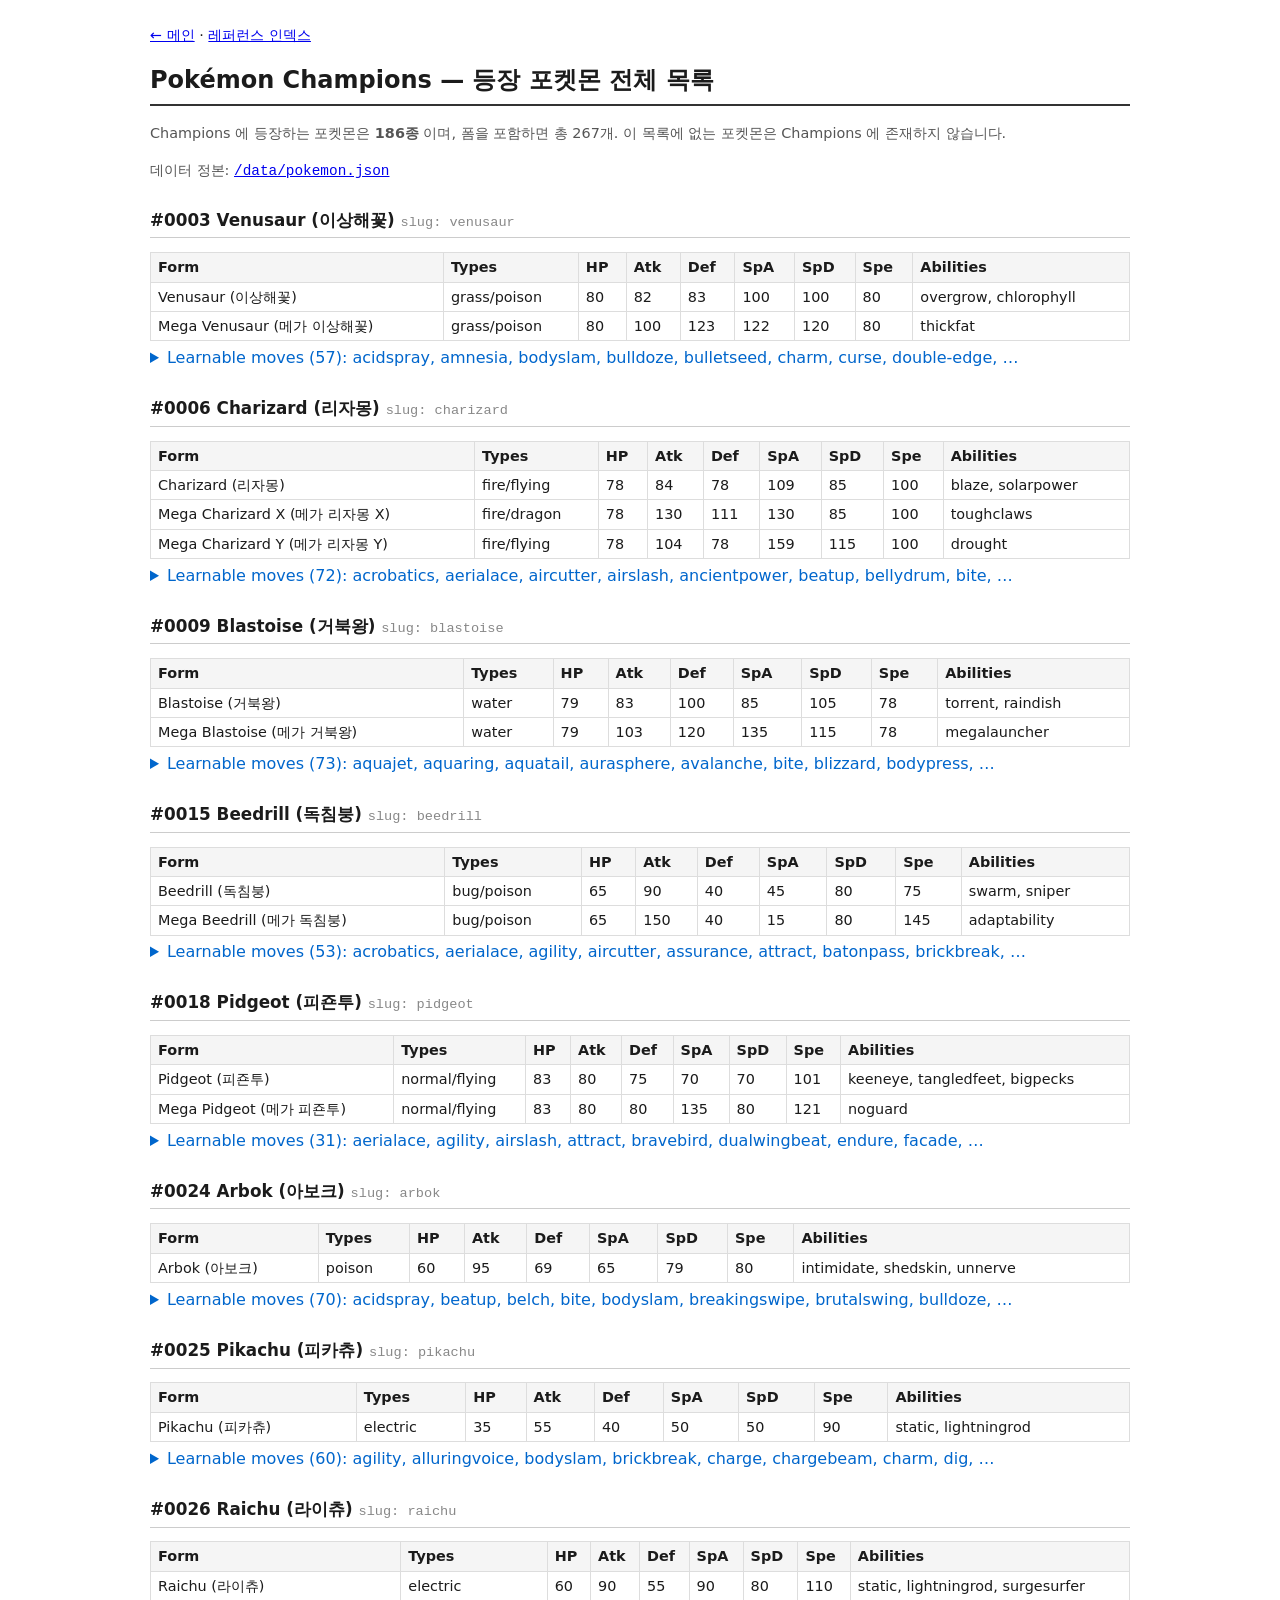
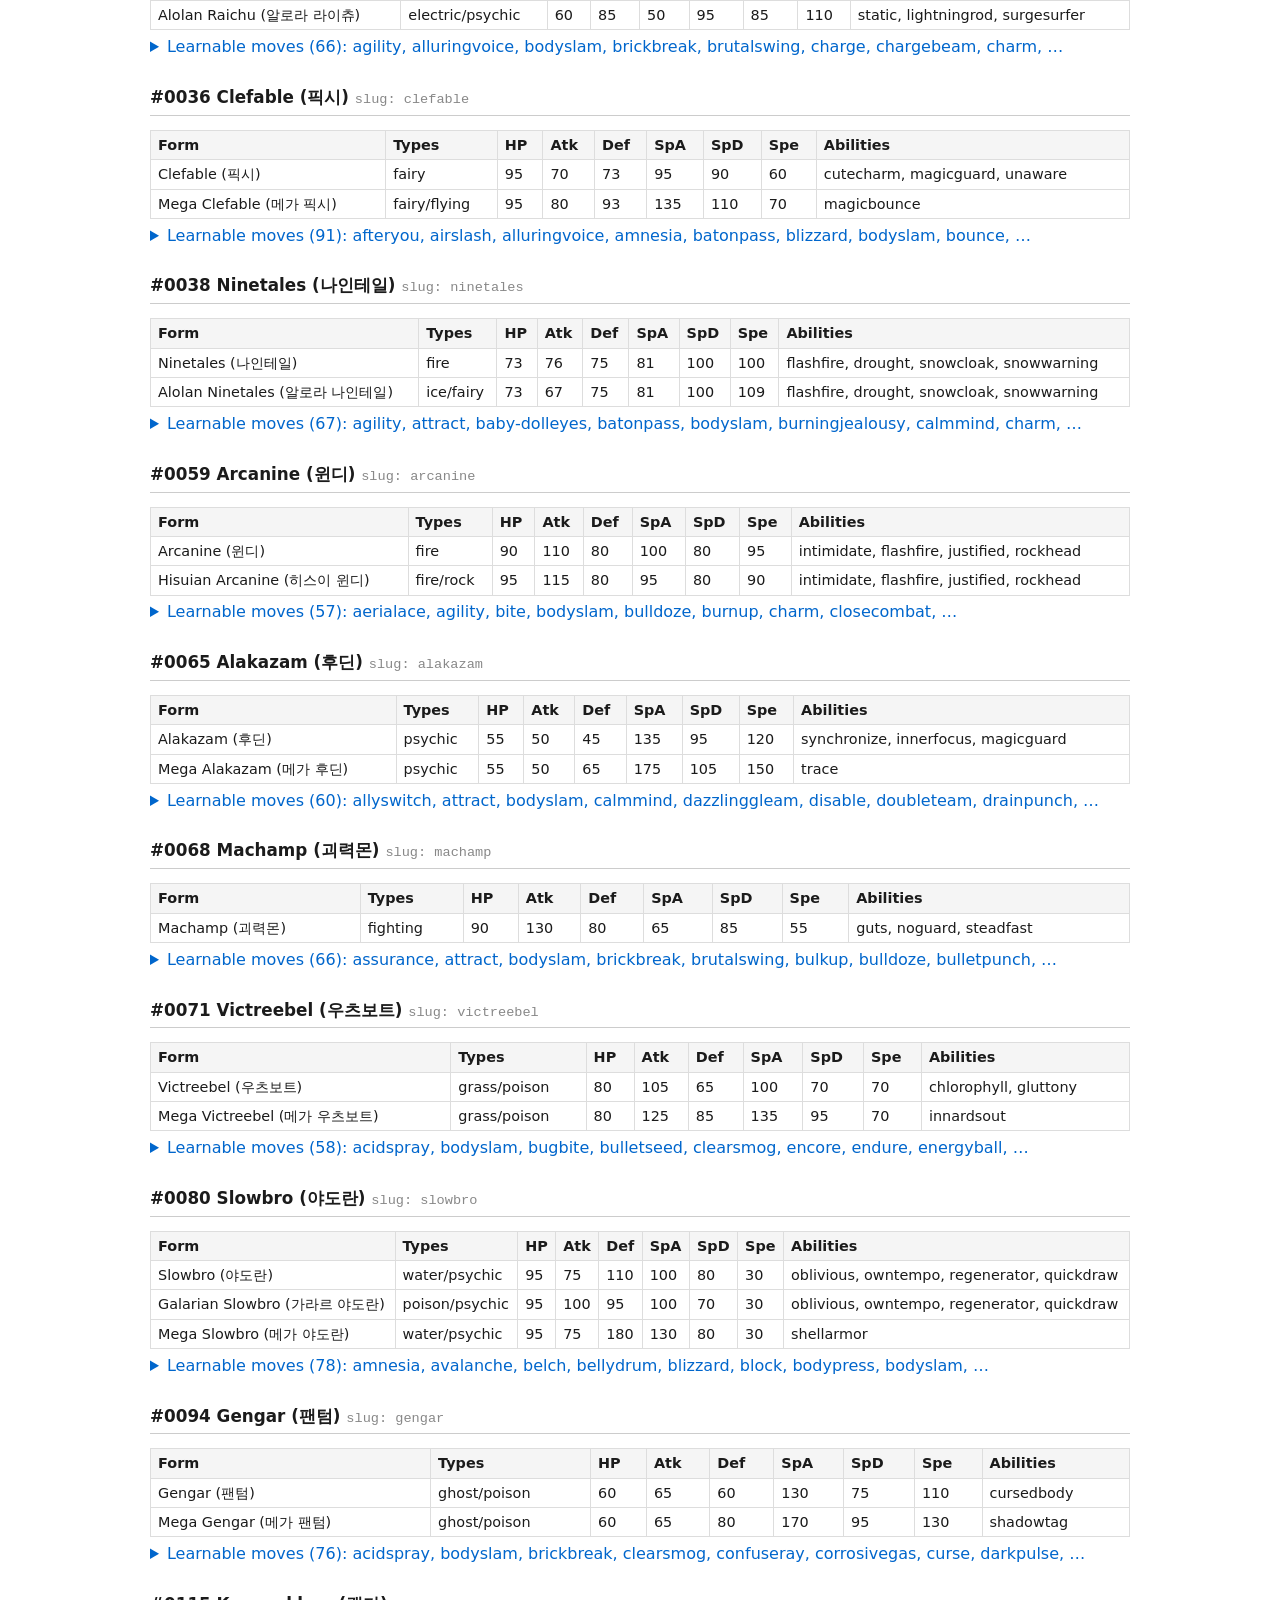
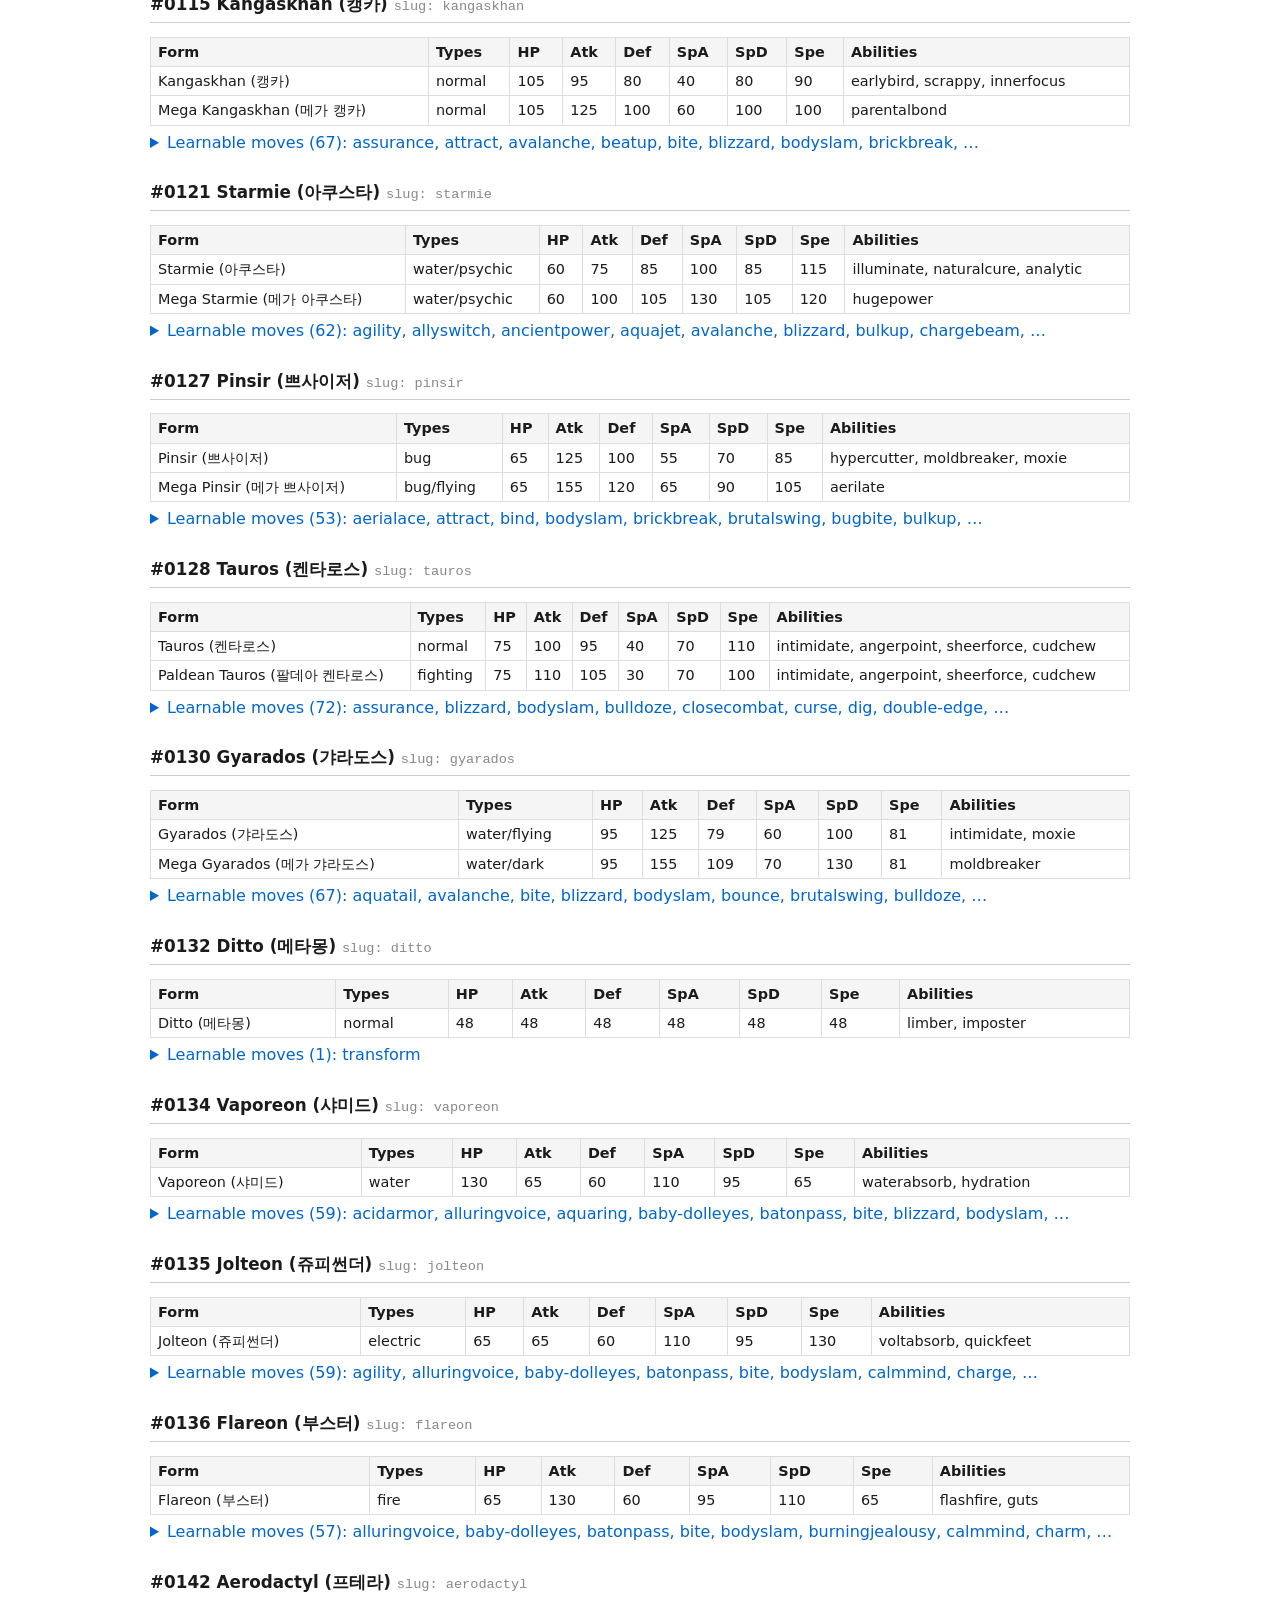
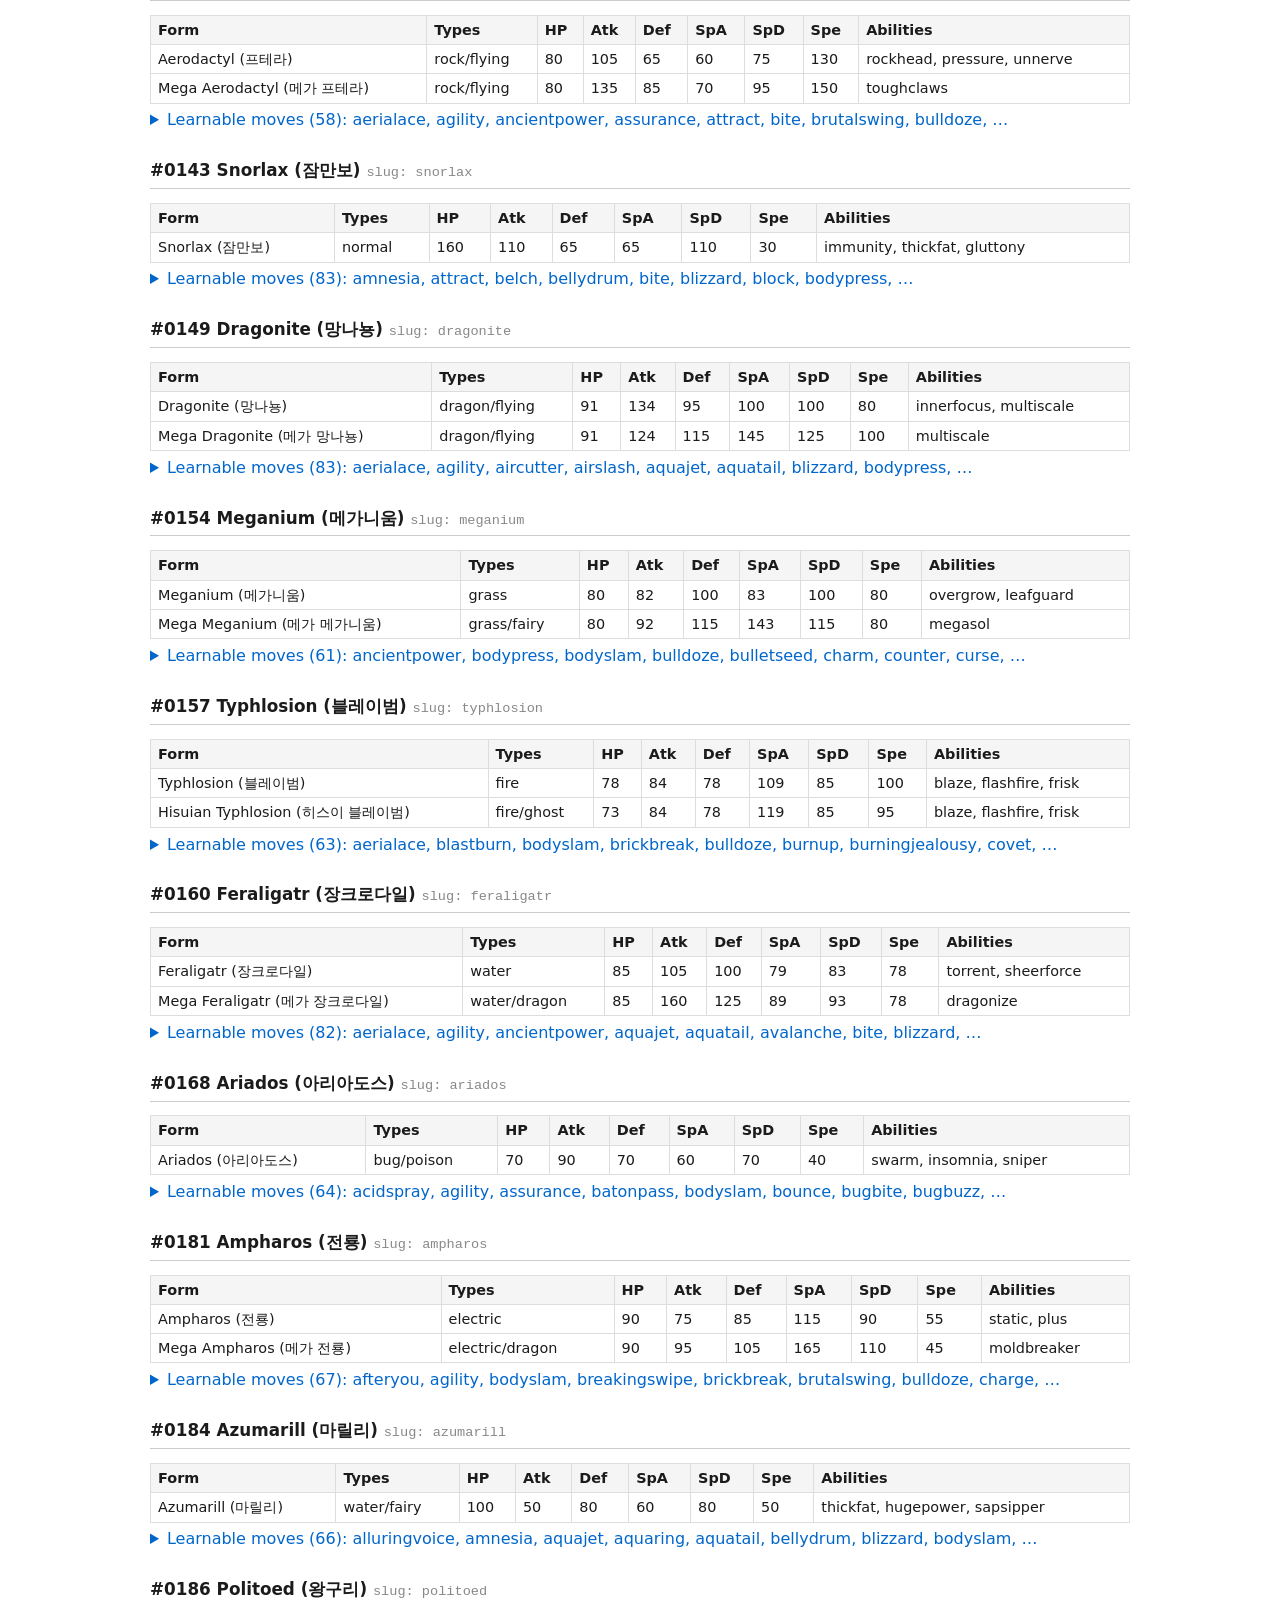
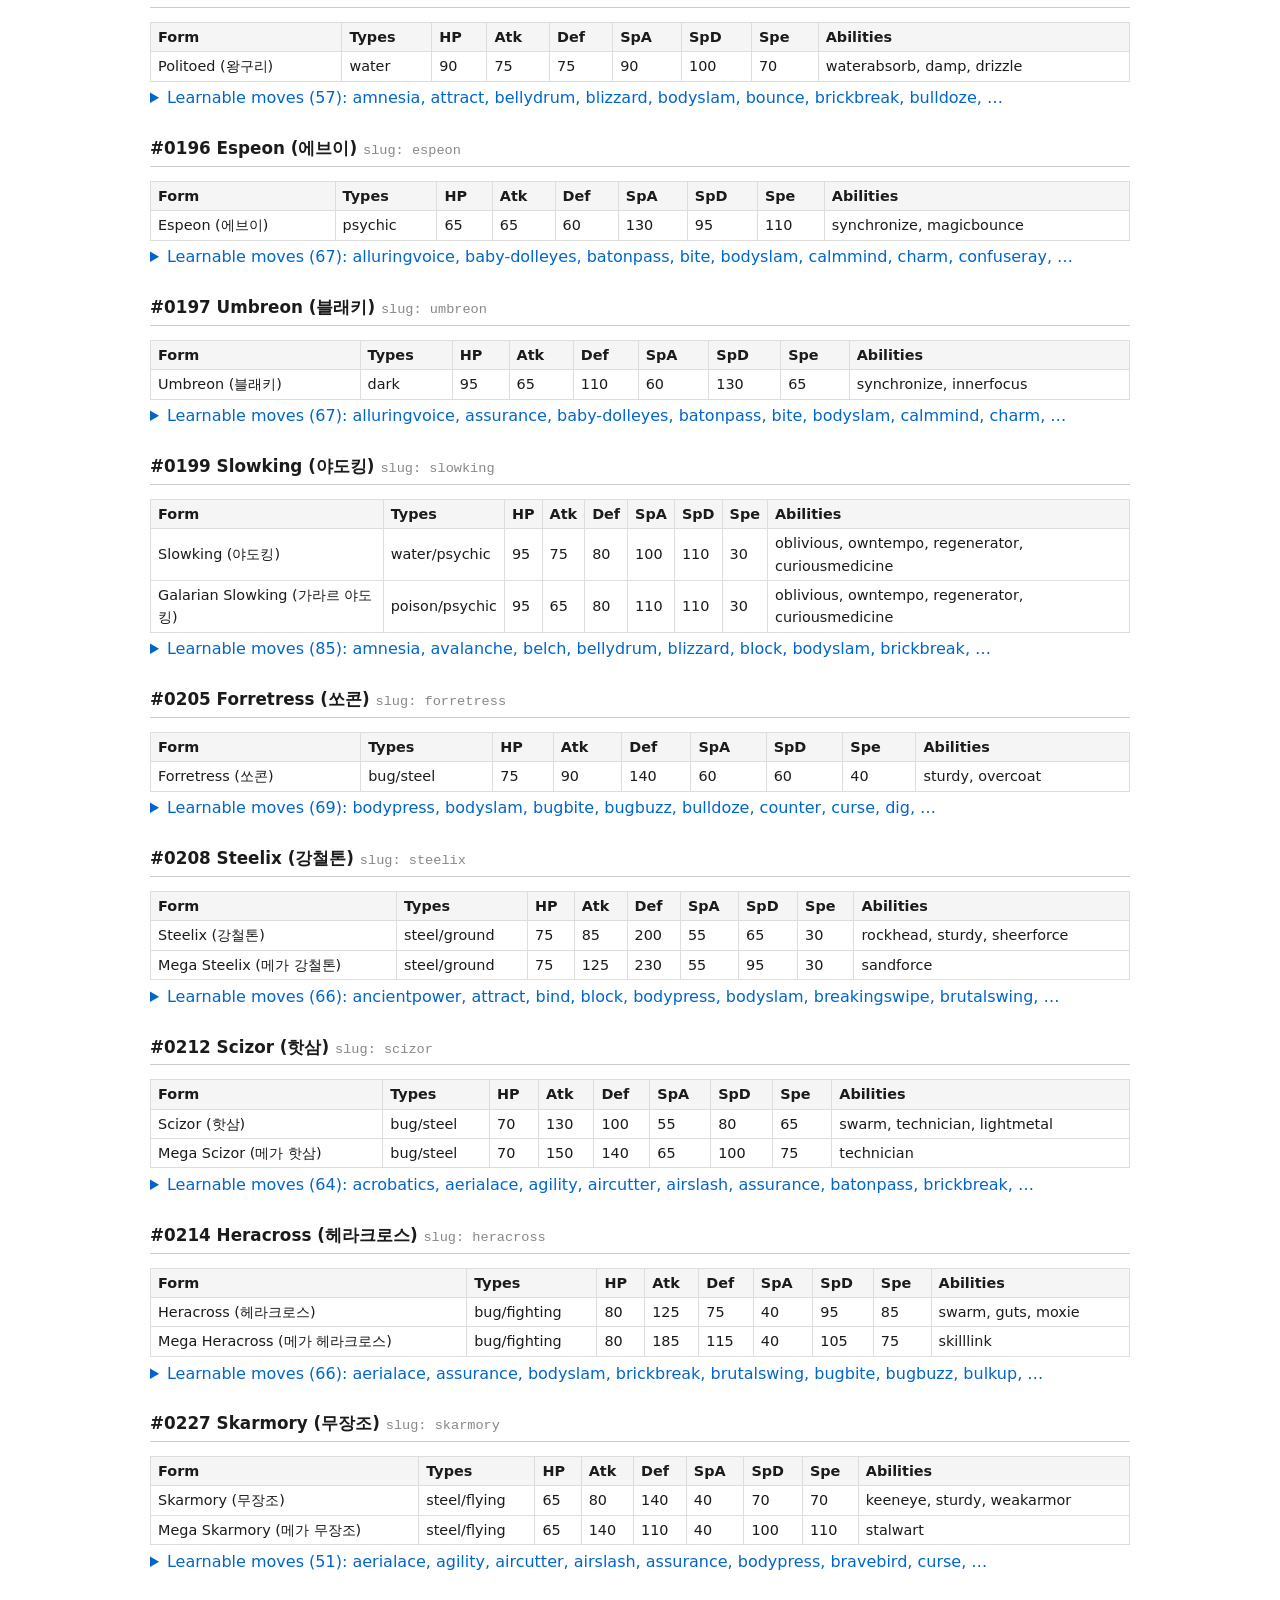
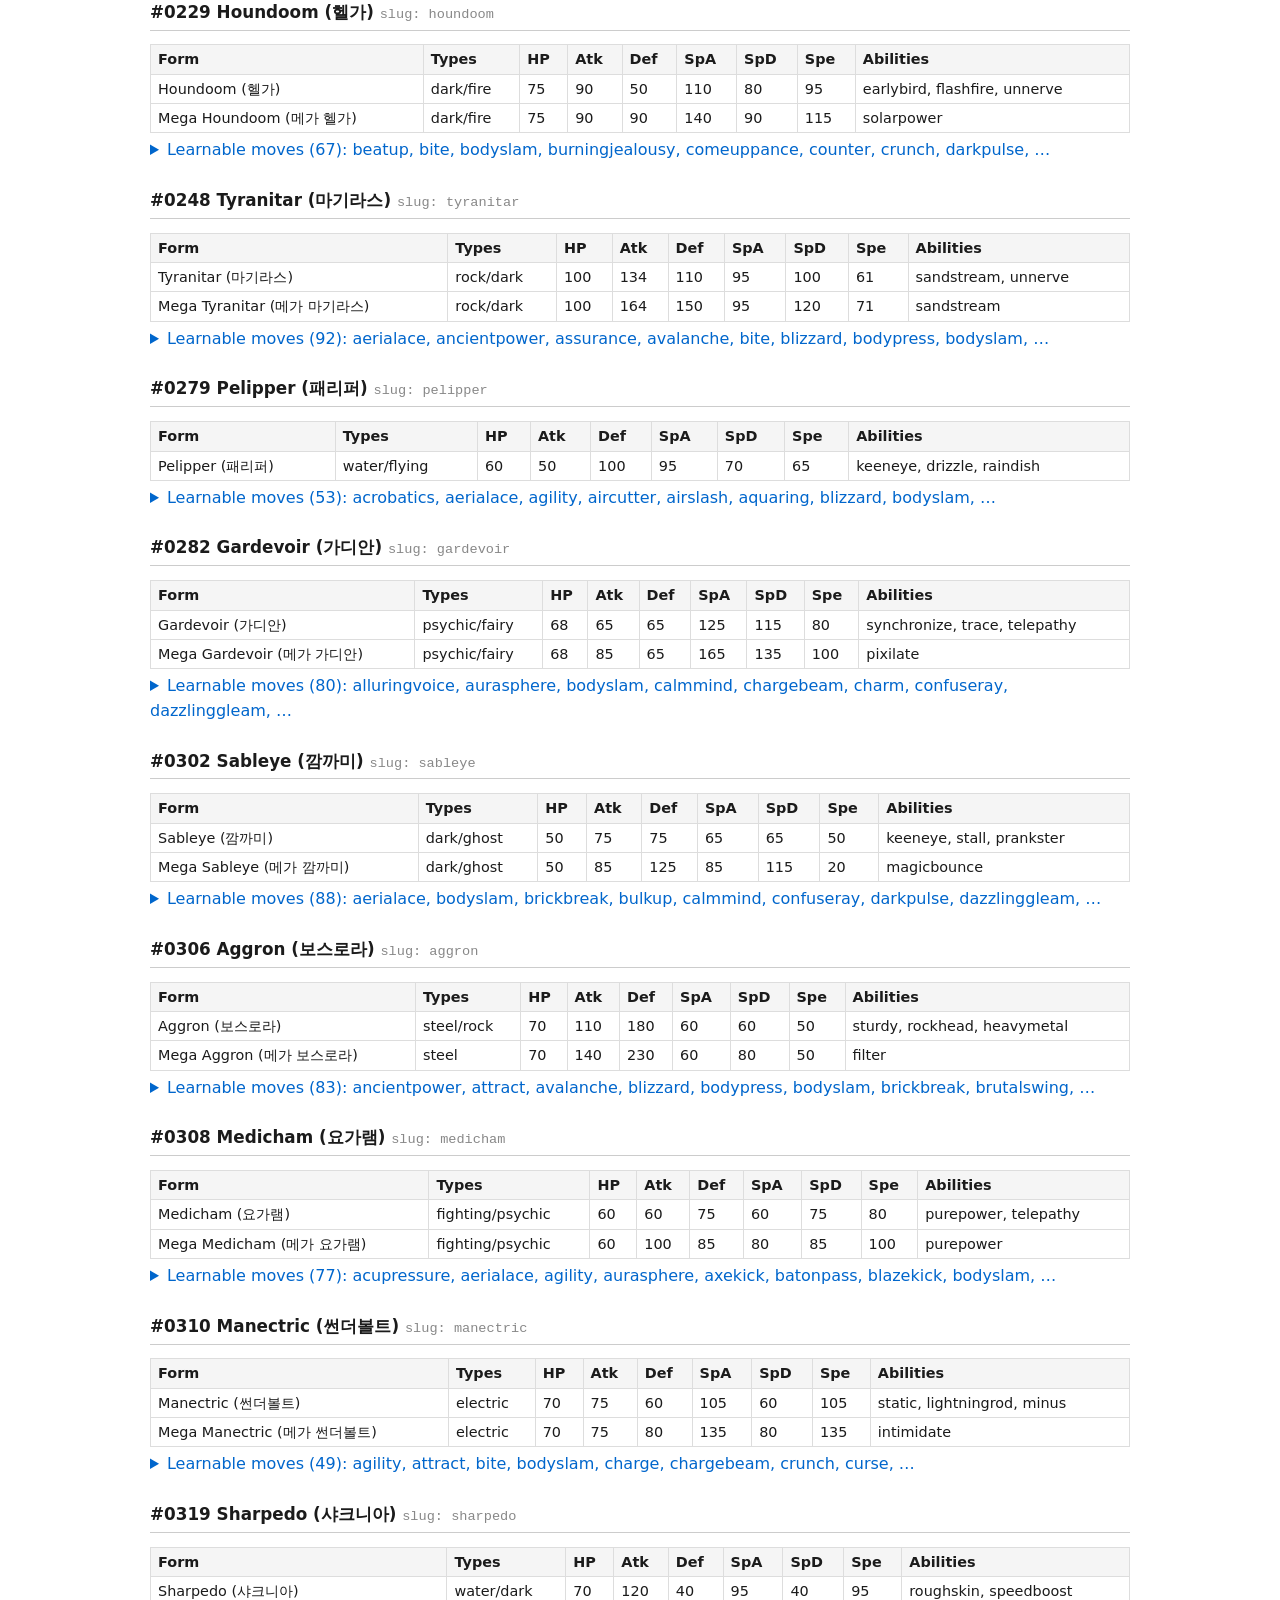
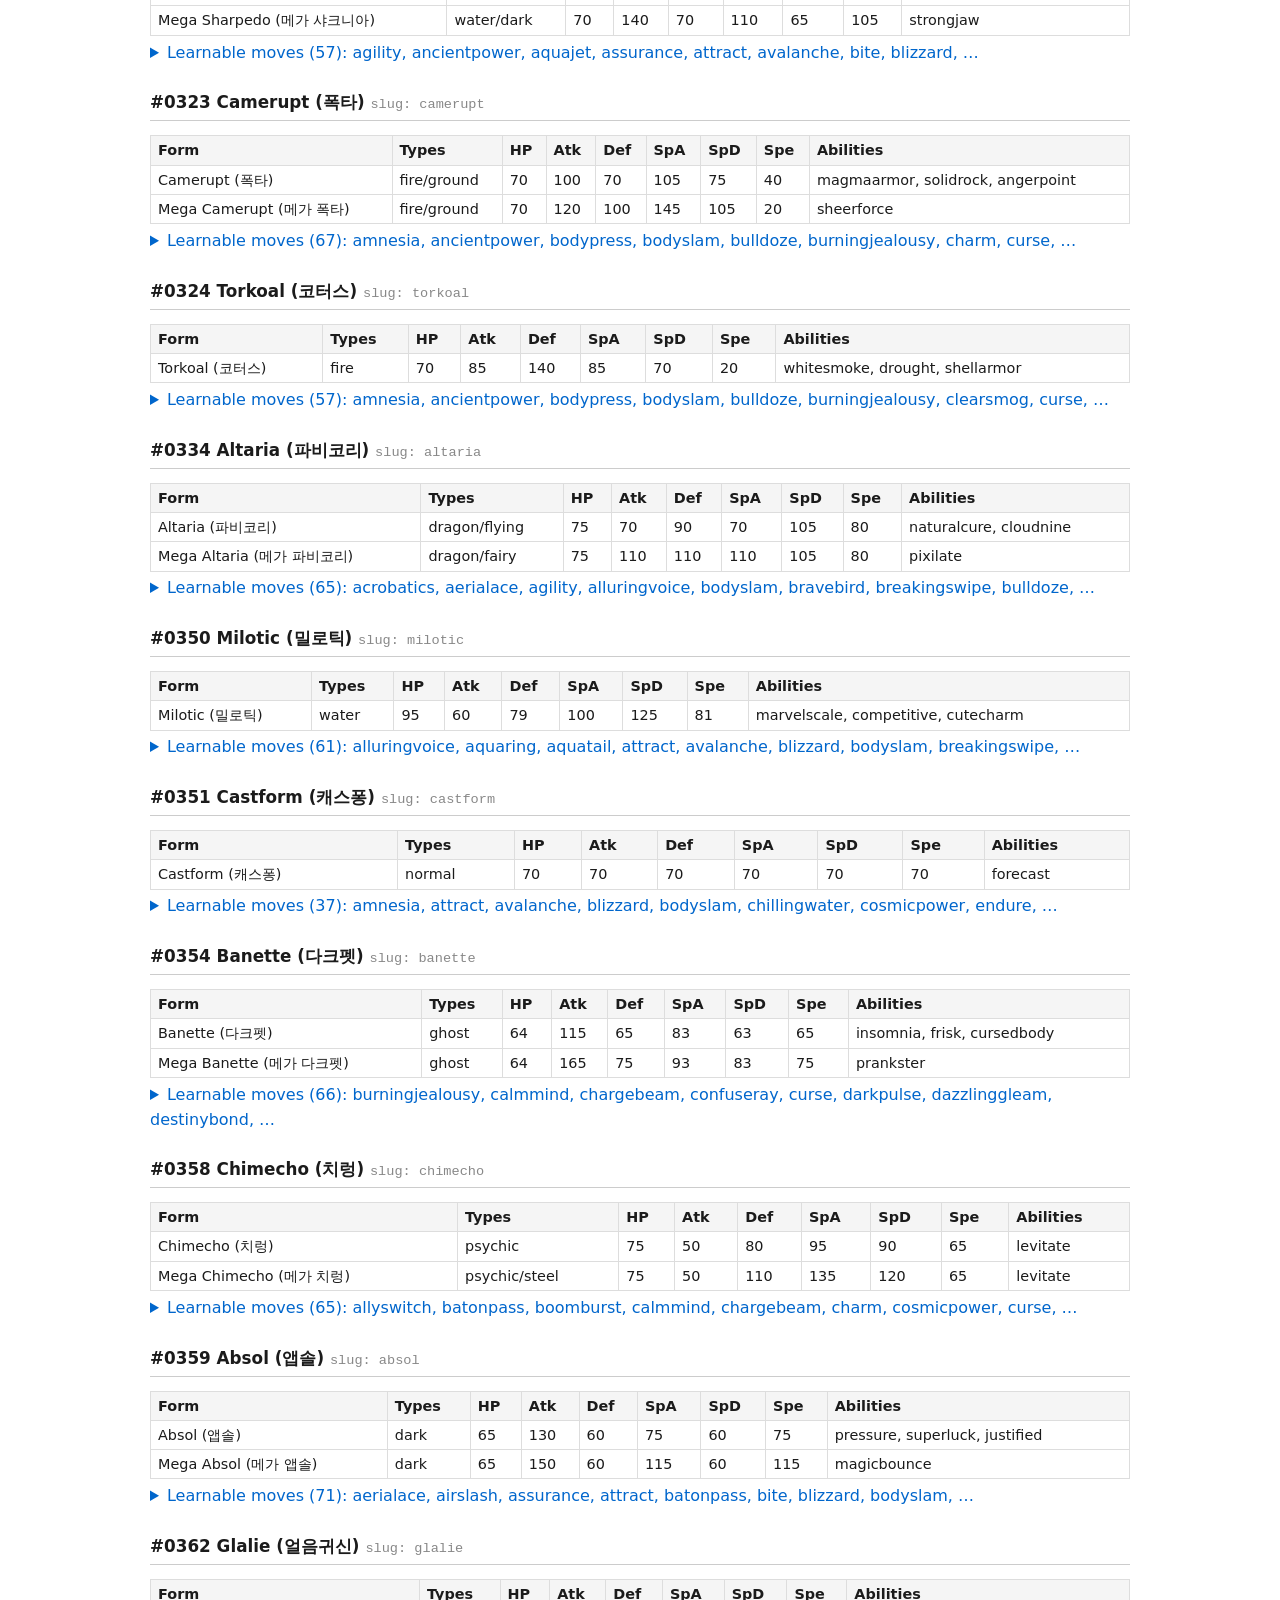
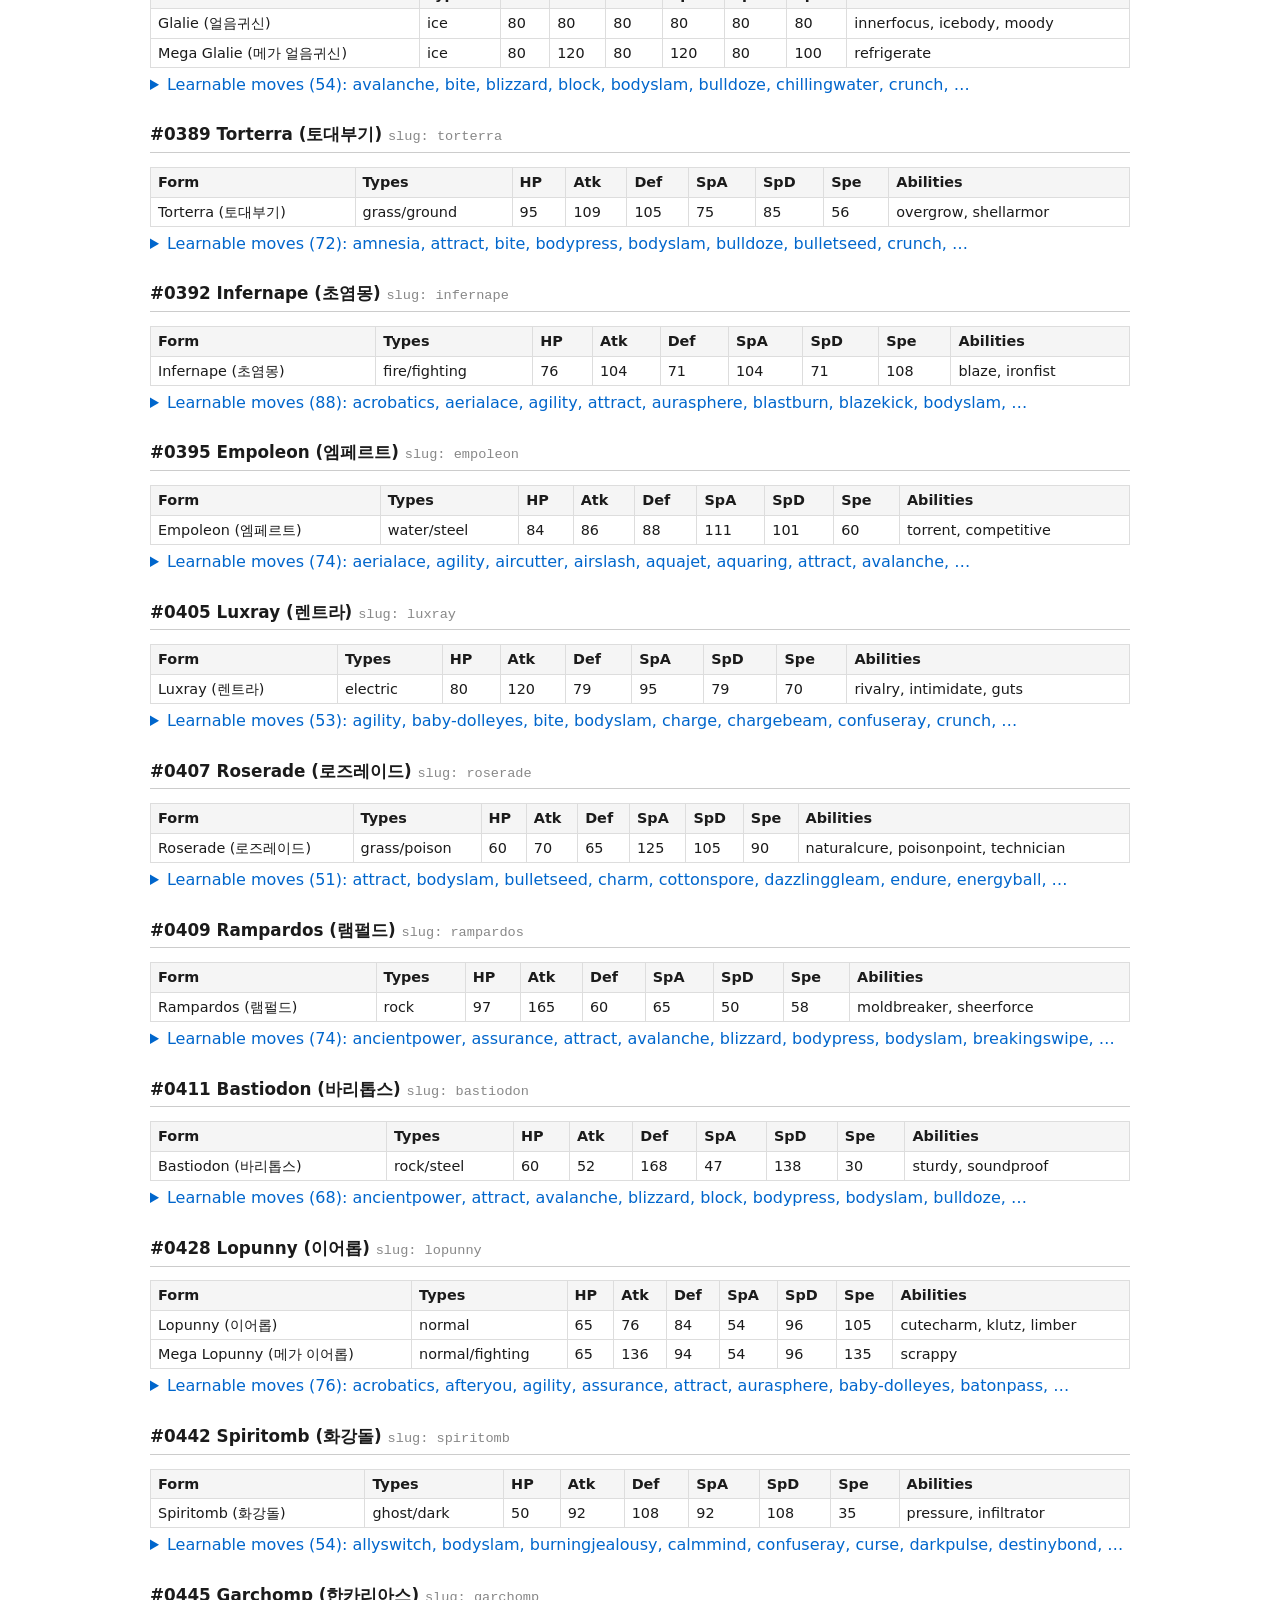
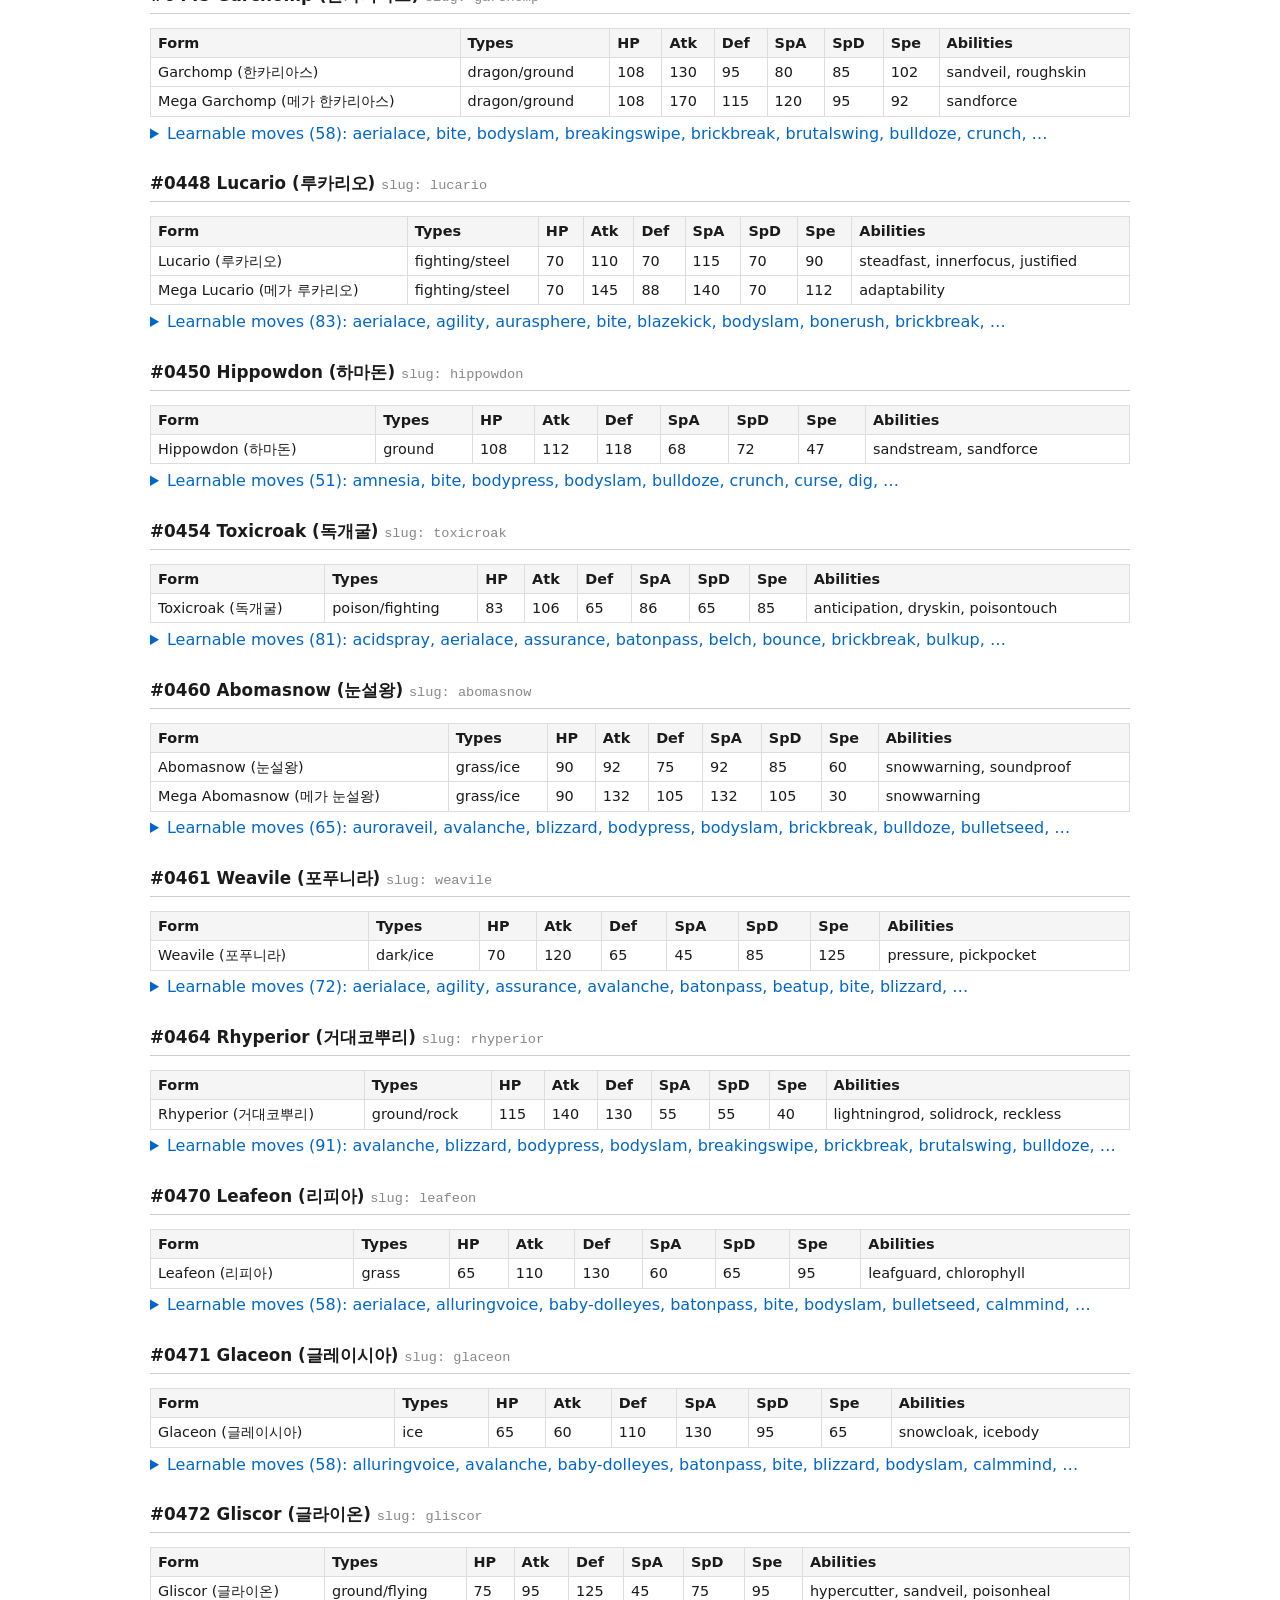
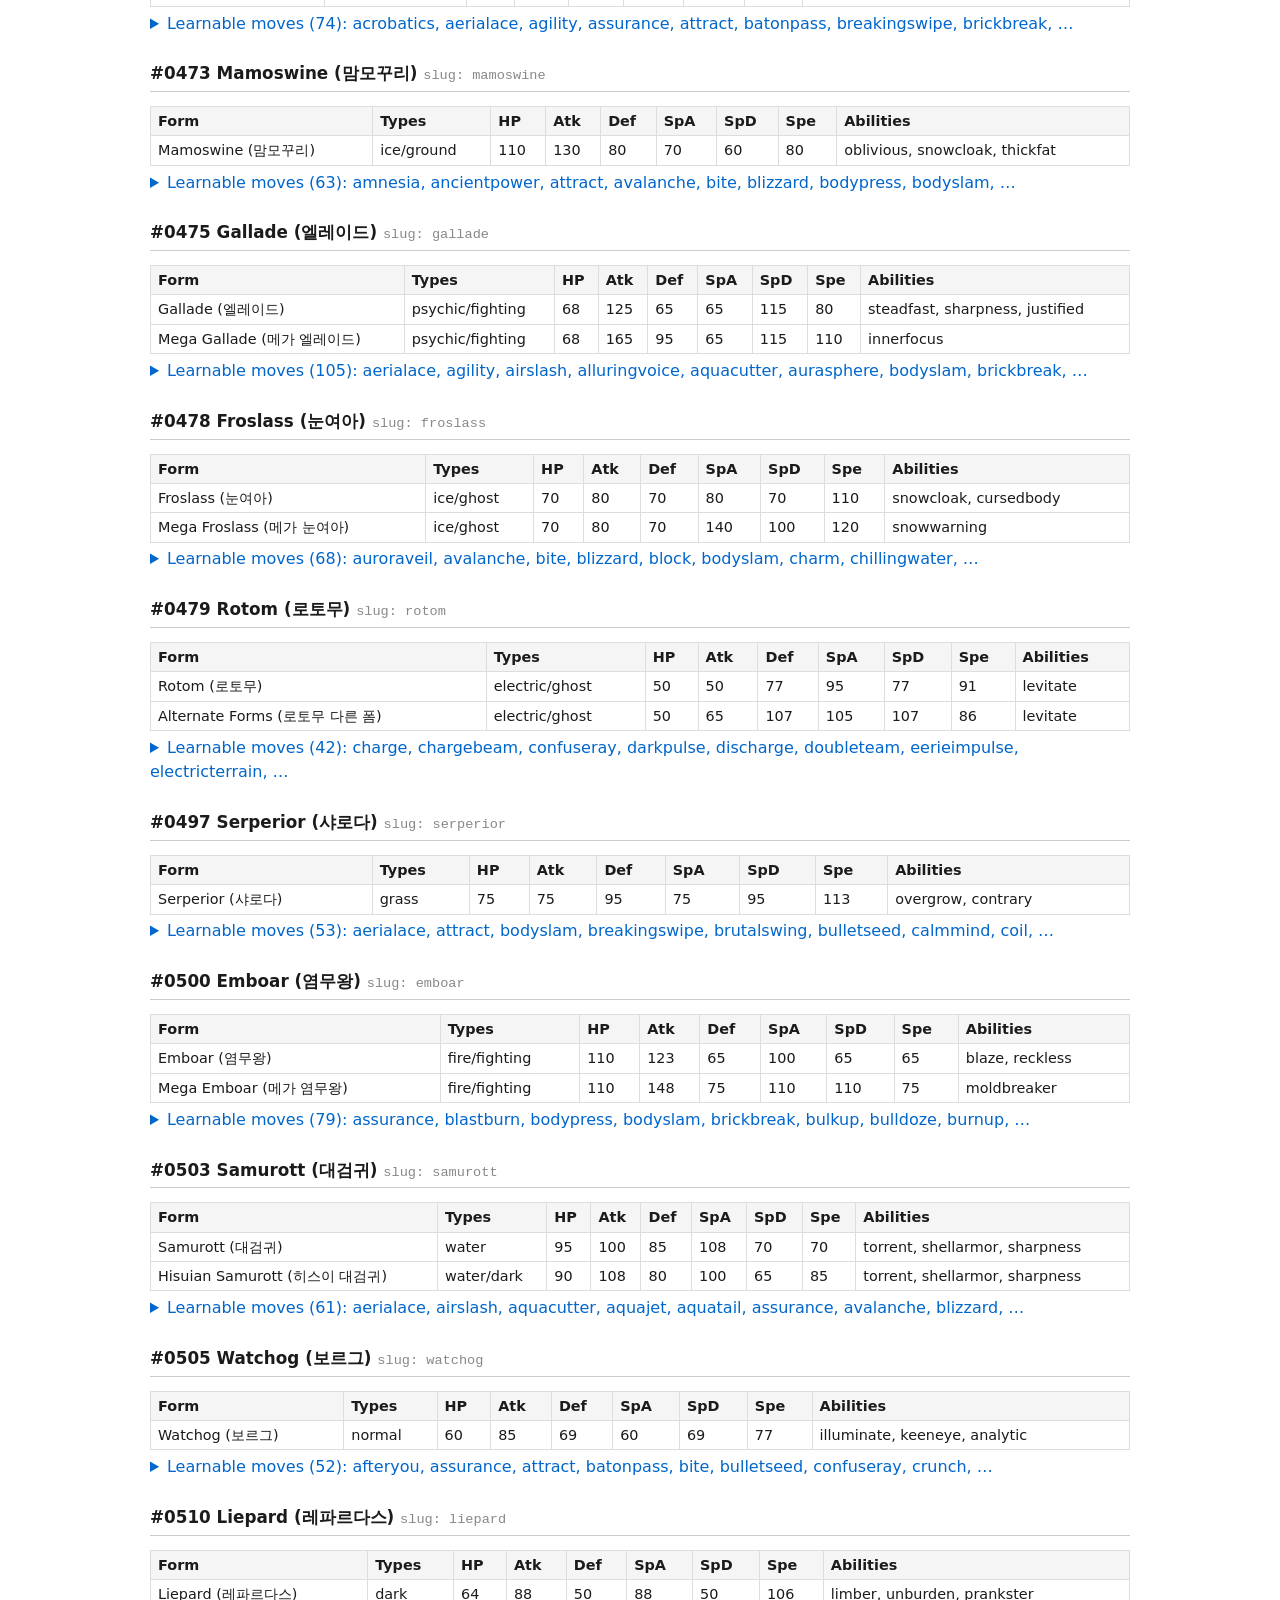
<file: web/reference/pokemon.html>
<!doctype html>
<html lang="ko">
<head>
<meta charset="utf-8" />
<meta name="viewport" content="width=device-width, initial-scale=1" />
<title>등장 포켓몬 전체 목록 · Pokémon Champions</title>
<meta name="description" content="Pokémon Champions 에 등장하는 186종 포켓몬의 폼·종족값·특성·배울 수 있는 기술 목록. AI 분석용 정적 레퍼런스." />
<meta name="robots" content="index, follow" />
<link rel="canonical" href="" />
<style>
  body { font-family: system-ui, -apple-system, sans-serif; max-width: 980px; margin: 1.5rem auto; padding: 0 1rem; color: #1b1b1b; line-height: 1.55; }
  h1 { font-size: 1.5rem; border-bottom: 2px solid #333; padding-bottom: .3rem; }
  h2 { font-size: 1.05rem; margin-top: 1.2rem; padding: .3rem 0; border-bottom: 1px solid #ccc; }
  h2 .slug { font-family: ui-monospace, SFMono-Regular, Menlo, monospace; color: #888; font-size: .85rem; font-weight: normal; }
  nav.top { font-size: .9rem; margin-bottom: 1rem; }
  .meta { color: #555; font-size: .9rem; }
  dl.kv { display: grid; grid-template-columns: 9rem 1fr; gap: .15rem .75rem; margin: .3rem 0; font-size: .95rem; }
  dl.kv dt { color: #666; font-weight: 600; }
  table.forms, table.moves { width: 100%; border-collapse: collapse; font-size: .9rem; margin: .3rem 0; }
  table.forms th, table.forms td, table.moves th, table.moves td { padding: 3px 7px; border: 1px solid #ddd; text-align: left; }
  table.forms th, table.moves th { background: #f5f5f5; }
  ul.moves-compact { columns: 3; font-family: ui-monospace, monospace; font-size: .85rem; padding-left: 1.2rem; }
  ul.moves-compact li { break-inside: avoid; }
  details { margin: .3rem 0; }
  details > summary { cursor: pointer; color: #0066cc; }
  footer { margin: 2rem 0 1rem; color: #666; font-size: .85rem; border-top: 1px solid #ddd; padding-top: .75rem; }
  @media (prefers-color-scheme: dark) {
    body { background: #1a1a1a; color: #e8e8e8; }
    h1 { border-bottom-color: #888; }
    h2 { border-bottom-color: #555; }
    table.forms th, table.moves th { background: #2a2a2a; }
    table.forms th, table.forms td, table.moves th, table.moves td { border-color: #444; }
    details > summary { color: #7bb8ff; }
    dl.kv dt { color: #aaa; }
    nav.top a, footer a { color: #7bb8ff; }
  }
</style>
</head>
<body>
<nav class="top">
  <a href="../index.html">← 메인</a> ·
  <a href="./index.html">레퍼런스 인덱스</a>
</nav>
<h1>Pokémon Champions — 등장 포켓몬 전체 목록</h1>
<p class="meta">Champions 에 등장하는 포켓몬은 <strong>186종</strong> 이며, 폼을 포함하면 총 267개. 이 목록에 없는 포켓몬은 Champions 에 존재하지 않습니다.</p>
<p class="meta">데이터 정본: <a href="../data/pokemon.json"><code>/data/pokemon.json</code></a></p>
<section id="venusaur">
<h2>#0003 Venusaur (이상해꽃) <span class="slug">slug: venusaur</span></h2>
<table class="forms"><thead><tr><th>Form</th><th>Types</th><th>HP</th><th>Atk</th><th>Def</th><th>SpA</th><th>SpD</th><th>Spe</th><th>Abilities</th></tr></thead><tbody>
<tr><td>Venusaur (이상해꽃)</td><td>grass/poison</td><td>80</td><td>82</td><td>83</td><td>100</td><td>100</td><td>80</td><td>overgrow, chlorophyll</td></tr>
<tr><td>Mega Venusaur (메가 이상해꽃)</td><td>grass/poison</td><td>80</td><td>100</td><td>123</td><td>122</td><td>120</td><td>80</td><td>thickfat</td></tr>
</tbody></table>
<details><summary>Learnable moves (57): acidspray, amnesia, bodyslam, bulldoze, bulletseed, charm, curse, double-edge, …</summary>
<ul class="moves-compact">
<li>acidspray</li>
<li>amnesia</li>
<li>bodyslam</li>
<li>bulldoze</li>
<li>bulletseed</li>
<li>charm</li>
<li>curse</li>
<li>double-edge</li>
<li>earthpower</li>
<li>earthquake</li>
<li>endure</li>
<li>energyball</li>
<li>facade</li>
<li>frenzyplant</li>
<li>gigadrain</li>
<li>gigaimpact</li>
<li>grassknot</li>
<li>grassyglide</li>
<li>grassyterrain</li>
<li>growth</li>
<li>helpinghand</li>
<li>hyperbeam</li>
<li>ingrain</li>
<li>knockoff</li>
<li>leafstorm</li>
<li>leechseed</li>
<li>lightscreen</li>
<li>outrage</li>
<li>petalblizzard</li>
<li>petaldance</li>
<li>poisonjab</li>
<li>poisonpowder</li>
<li>powerwhip</li>
<li>protect</li>
<li>rest</li>
<li>roar</li>
<li>round</li>
<li>scaryface</li>
<li>seedbomb</li>
<li>sleeppowder</li>
<li>sleeptalk</li>
<li>sludgebomb</li>
<li>sludgewave</li>
<li>snore</li>
<li>solarbeam</li>
<li>stompingtantrum</li>
<li>substitute</li>
<li>sunnyday</li>
<li>sweetscent</li>
<li>swordsdance</li>
<li>synthesis</li>
<li>terrainpulse</li>
<li>toxic</li>
<li>trailblaze</li>
<li>venoshock</li>
<li>weatherball</li>
<li>worryseed</li>
</ul></details>
</section>
<section id="charizard">
<h2>#0006 Charizard (리자몽) <span class="slug">slug: charizard</span></h2>
<table class="forms"><thead><tr><th>Form</th><th>Types</th><th>HP</th><th>Atk</th><th>Def</th><th>SpA</th><th>SpD</th><th>Spe</th><th>Abilities</th></tr></thead><tbody>
<tr><td>Charizard (리자몽)</td><td>fire/flying</td><td>78</td><td>84</td><td>78</td><td>109</td><td>85</td><td>100</td><td>blaze, solarpower</td></tr>
<tr><td>Mega Charizard X (메가 리자몽 X)</td><td>fire/dragon</td><td>78</td><td>130</td><td>111</td><td>130</td><td>85</td><td>100</td><td>toughclaws</td></tr>
<tr><td>Mega Charizard Y (메가 리자몽 Y)</td><td>fire/flying</td><td>78</td><td>104</td><td>78</td><td>159</td><td>115</td><td>100</td><td>drought</td></tr>
</tbody></table>
<details><summary>Learnable moves (72): acrobatics, aerialace, aircutter, airslash, ancientpower, beatup, bellydrum, bite, …</summary>
<ul class="moves-compact">
<li>acrobatics</li>
<li>aerialace</li>
<li>aircutter</li>
<li>airslash</li>
<li>ancientpower</li>
<li>beatup</li>
<li>bellydrum</li>
<li>bite</li>
<li>blastburn</li>
<li>bodyslam</li>
<li>breakingswipe</li>
<li>brickbreak</li>
<li>brutalswing</li>
<li>bulldoze</li>
<li>counter</li>
<li>crunch</li>
<li>dig</li>
<li>double-edge</li>
<li>dragoncheer</li>
<li>dragonclaw</li>
<li>dragondance</li>
<li>dragonpulse</li>
<li>dragonrush</li>
<li>dragontail</li>
<li>earthquake</li>
<li>endure</li>
<li>facade</li>
<li>fireblast</li>
<li>firefang</li>
<li>firepunch</li>
<li>firespin</li>
<li>flamecharge</li>
<li>flamethrower</li>
<li>flareblitz</li>
<li>fling</li>
<li>fly</li>
<li>focusblast</li>
<li>focuspunch</li>
<li>gigaimpact</li>
<li>heatcrash</li>
<li>heatwave</li>
<li>helpinghand</li>
<li>hurricane</li>
<li>hyperbeam</li>
<li>inferno</li>
<li>irontail</li>
<li>megakick</li>
<li>outrage</li>
<li>overheat</li>
<li>protect</li>
<li>rest</li>
<li>roar</li>
<li>rockslide</li>
<li>rocktomb</li>
<li>roost</li>
<li>round</li>
<li>sandstorm</li>
<li>scaleshot</li>
<li>scaryface</li>
<li>scorchingsands</li>
<li>shadowclaw</li>
<li>sleeptalk</li>
<li>snore</li>
<li>solarbeam</li>
<li>steelwing</li>
<li>substitute</li>
<li>sunnyday</li>
<li>swordsdance</li>
<li>temperflare</li>
<li>thunderpunch</li>
<li>weatherball</li>
<li>will-o-wisp</li>
</ul></details>
</section>
<section id="blastoise">
<h2>#0009 Blastoise (거북왕) <span class="slug">slug: blastoise</span></h2>
<table class="forms"><thead><tr><th>Form</th><th>Types</th><th>HP</th><th>Atk</th><th>Def</th><th>SpA</th><th>SpD</th><th>Spe</th><th>Abilities</th></tr></thead><tbody>
<tr><td>Blastoise (거북왕)</td><td>water</td><td>79</td><td>83</td><td>100</td><td>85</td><td>105</td><td>78</td><td>torrent, raindish</td></tr>
<tr><td>Mega Blastoise (메가 거북왕)</td><td>water</td><td>79</td><td>103</td><td>120</td><td>135</td><td>115</td><td>78</td><td>megalauncher</td></tr>
</tbody></table>
<details><summary>Learnable moves (73): aquajet, aquaring, aquatail, aurasphere, avalanche, bite, blizzard, bodypress, …</summary>
<ul class="moves-compact">
<li>aquajet</li>
<li>aquaring</li>
<li>aquatail</li>
<li>aurasphere</li>
<li>avalanche</li>
<li>bite</li>
<li>blizzard</li>
<li>bodypress</li>
<li>bulldoze</li>
<li>brickbreak</li>
<li>bodyslam</li>
<li>chillingwater</li>
<li>crunch</li>
<li>darkpulse</li>
<li>dig</li>
<li>dive</li>
<li>double-edge</li>
<li>dragonpulse</li>
<li>earthquake</li>
<li>endure</li>
<li>facade</li>
<li>fakeout</li>
<li>flail</li>
<li>flashcannon</li>
<li>fling</li>
<li>flipturn</li>
<li>focusblast</li>
<li>focuspunch</li>
<li>gigaimpact</li>
<li>gyroball</li>
<li>haze</li>
<li>helpinghand</li>
<li>hydrocannon</li>
<li>hydropump</li>
<li>hyperbeam</li>
<li>icebeam</li>
<li>icepunch</li>
<li>icespinner</li>
<li>icywind</li>
<li>irondefense</li>
<li>ironhead</li>
<li>irontail</li>
<li>lifedew</li>
<li>liquidation</li>
<li>megakick</li>
<li>mirrorcoat</li>
<li>mudshot</li>
<li>muddywater</li>
<li>outrage</li>
<li>protect</li>
<li>raindance</li>
<li>rapidspin</li>
<li>rest</li>
<li>roar</li>
<li>rockslide</li>
<li>rocktomb</li>
<li>round</li>
<li>scaryface</li>
<li>shellsmash</li>
<li>sleeptalk</li>
<li>smackdown</li>
<li>snore</li>
<li>substitute</li>
<li>surf</li>
<li>terrainpulse</li>
<li>waterpulse</li>
<li>waterspout</li>
<li>waterfall</li>
<li>wavecrash</li>
<li>weatherball</li>
<li>whirlpool</li>
<li>yawn</li>
<li>zenheadbutt</li>
</ul></details>
</section>
<section id="beedrill">
<h2>#0015 Beedrill (독침붕) <span class="slug">slug: beedrill</span></h2>
<table class="forms"><thead><tr><th>Form</th><th>Types</th><th>HP</th><th>Atk</th><th>Def</th><th>SpA</th><th>SpD</th><th>Spe</th><th>Abilities</th></tr></thead><tbody>
<tr><td>Beedrill (독침붕)</td><td>bug/poison</td><td>65</td><td>90</td><td>40</td><td>45</td><td>80</td><td>75</td><td>swarm, sniper</td></tr>
<tr><td>Mega Beedrill (메가 독침붕)</td><td>bug/poison</td><td>65</td><td>150</td><td>40</td><td>15</td><td>80</td><td>145</td><td>adaptability</td></tr>
</tbody></table>
<details><summary>Learnable moves (53): acrobatics, aerialace, agility, aircutter, assurance, attract, batonpass, brickbreak, …</summary>
<ul class="moves-compact">
<li>acrobatics</li>
<li>aerialace</li>
<li>agility</li>
<li>aircutter</li>
<li>assurance</li>
<li>attract</li>
<li>batonpass</li>
<li>brickbreak</li>
<li>brutalswing</li>
<li>bugbite</li>
<li>bugbuzz</li>
<li>crosspoison</li>
<li>doublehit</li>
<li>double-edge</li>
<li>drillrun</li>
<li>dualwingbeat</li>
<li>electroweb</li>
<li>endeavor</li>
<li>endure</li>
<li>facade</li>
<li>fellstinger</li>
<li>focusenergy</li>
<li>gigadrain</li>
<li>gigaimpact</li>
<li>hyperbeam</li>
<li>irondefense</li>
<li>knockoff</li>
<li>lunge</li>
<li>payback</li>
<li>pinmissile</li>
<li>poisonjab</li>
<li>pollenpuff</li>
<li>pounce</li>
<li>protect</li>
<li>rest</li>
<li>round</li>
<li>screech</li>
<li>skittersmack</li>
<li>sleeptalk</li>
<li>sludgebomb</li>
<li>snore</li>
<li>solarbeam</li>
<li>stringshot</li>
<li>substitute</li>
<li>sunnyday</li>
<li>swordsdance</li>
<li>thief</li>
<li>throatchop</li>
<li>toxic</li>
<li>toxicspikes</li>
<li>u-turn</li>
<li>venoshock</li>
<li>x-scissor</li>
</ul></details>
</section>
<section id="pidgeot">
<h2>#0018 Pidgeot (피죤투) <span class="slug">slug: pidgeot</span></h2>
<table class="forms"><thead><tr><th>Form</th><th>Types</th><th>HP</th><th>Atk</th><th>Def</th><th>SpA</th><th>SpD</th><th>Spe</th><th>Abilities</th></tr></thead><tbody>
<tr><td>Pidgeot (피죤투)</td><td>normal/flying</td><td>83</td><td>80</td><td>75</td><td>70</td><td>70</td><td>101</td><td>keeneye, tangledfeet, bigpecks</td></tr>
<tr><td>Mega Pidgeot (메가 피죤투)</td><td>normal/flying</td><td>83</td><td>80</td><td>80</td><td>135</td><td>80</td><td>121</td><td>noguard</td></tr>
</tbody></table>
<details><summary>Learnable moves (31): aerialace, agility, airslash, attract, bravebird, dualwingbeat, endure, facade, …</summary>
<ul class="moves-compact">
<li>aerialace</li>
<li>agility</li>
<li>airslash</li>
<li>attract</li>
<li>bravebird</li>
<li>dualwingbeat</li>
<li>endure</li>
<li>facade</li>
<li>featherdance</li>
<li>fly</li>
<li>gigaimpact</li>
<li>heatwave</li>
<li>hurricane</li>
<li>hyperbeam</li>
<li>quickattack</li>
<li>protect</li>
<li>raindance</li>
<li>rest</li>
<li>roost</li>
<li>round</li>
<li>skyattack</li>
<li>sleeptalk</li>
<li>snore</li>
<li>steelwing</li>
<li>substitute</li>
<li>sunnyday</li>
<li>tailwind</li>
<li>thief</li>
<li>u-turn</li>
<li>uproar</li>
<li>whirlwind</li>
</ul></details>
</section>
<section id="arbok">
<h2>#0024 Arbok (아보크) <span class="slug">slug: arbok</span></h2>
<table class="forms"><thead><tr><th>Form</th><th>Types</th><th>HP</th><th>Atk</th><th>Def</th><th>SpA</th><th>SpD</th><th>Spe</th><th>Abilities</th></tr></thead><tbody>
<tr><td>Arbok (아보크)</td><td>poison</td><td>60</td><td>95</td><td>69</td><td>65</td><td>79</td><td>80</td><td>intimidate, shedskin, unnerve</td></tr>
</tbody></table>
<details><summary>Learnable moves (70): acidspray, beatup, belch, bite, bodyslam, breakingswipe, brutalswing, bulldoze, …</summary>
<ul class="moves-compact">
<li>acidspray</li>
<li>beatup</li>
<li>belch</li>
<li>bite</li>
<li>bodyslam</li>
<li>breakingswipe</li>
<li>brutalswing</li>
<li>bulldoze</li>
<li>coil</li>
<li>crunch</li>
<li>darkpulse</li>
<li>dig</li>
<li>double-edge</li>
<li>dragontail</li>
<li>earthquake</li>
<li>endure</li>
<li>facade</li>
<li>firefang</li>
<li>gastroacid</li>
<li>gigadrain</li>
<li>gigaimpact</li>
<li>glare</li>
<li>gunkshot</li>
<li>haze</li>
<li>hyperbeam</li>
<li>icefang</li>
<li>irontail</li>
<li>knockoff</li>
<li>lashout</li>
<li>leechlife</li>
<li>mudshot</li>
<li>mud-slap</li>
<li>painsplit</li>
<li>payback</li>
<li>poisonfang</li>
<li>poisonjab</li>
<li>protect</li>
<li>psychicfangs</li>
<li>raindance</li>
<li>rest</li>
<li>rockslide</li>
<li>rocktomb</li>
<li>round</li>
<li>scaleshot</li>
<li>scaryface</li>
<li>screech</li>
<li>seedbomb</li>
<li>skittersmack</li>
<li>sleeptalk</li>
<li>sludgebomb</li>
<li>sludgewave</li>
<li>snarl</li>
<li>snore</li>
<li>spitup</li>
<li>spite</li>
<li>stockpile</li>
<li>stompingtantrum</li>
<li>substitute</li>
<li>suckerpunch</li>
<li>sunnyday</li>
<li>swallow</li>
<li>switcheroo</li>
<li>thief</li>
<li>throatchop</li>
<li>thunderfang</li>
<li>toxic</li>
<li>toxicspikes</li>
<li>trailblaze</li>
<li>venoshock</li>
<li>wrap</li>
</ul></details>
</section>
<section id="pikachu">
<h2>#0025 Pikachu (피카츄) <span class="slug">slug: pikachu</span></h2>
<table class="forms"><thead><tr><th>Form</th><th>Types</th><th>HP</th><th>Atk</th><th>Def</th><th>SpA</th><th>SpD</th><th>Spe</th><th>Abilities</th></tr></thead><tbody>
<tr><td>Pikachu (피카츄)</td><td>electric</td><td>35</td><td>55</td><td>40</td><td>50</td><td>50</td><td>90</td><td>static, lightningrod</td></tr>
</tbody></table>
<details><summary>Learnable moves (60): agility, alluringvoice, bodyslam, brickbreak, charge, chargebeam, charm, dig, …</summary>
<ul class="moves-compact">
<li>agility</li>
<li>alluringvoice</li>
<li>bodyslam</li>
<li>brickbreak</li>
<li>charge</li>
<li>chargebeam</li>
<li>charm</li>
<li>dig</li>
<li>discharge</li>
<li>doubleteam</li>
<li>drainingkiss</li>
<li>eerieimpulse</li>
<li>electricterrain</li>
<li>electroball</li>
<li>electroweb</li>
<li>encore</li>
<li>endeavor</li>
<li>endure</li>
<li>facade</li>
<li>fakeout</li>
<li>faketears</li>
<li>feint</li>
<li>flail</li>
<li>fling</li>
<li>focuspunch</li>
<li>grassknot</li>
<li>helpinghand</li>
<li>irontail</li>
<li>knockoff</li>
<li>lightscreen</li>
<li>megakick</li>
<li>nastyplot</li>
<li>nuzzle</li>
<li>playrough</li>
<li>protect</li>
<li>quickattack</li>
<li>raindance</li>
<li>reflect</li>
<li>rest</li>
<li>reversal</li>
<li>risingvoltage</li>
<li>round</li>
<li>sleeptalk</li>
<li>snore</li>
<li>substitute</li>
<li>surf</li>
<li>sweetkiss</li>
<li>thief</li>
<li>thunder</li>
<li>thunderpunch</li>
<li>thunderwave</li>
<li>thunderbolt</li>
<li>tickle</li>
<li>trailblaze</li>
<li>upperhand</li>
<li>voltswitch</li>
<li>volttackle</li>
<li>wildcharge</li>
<li>wish</li>
<li>zapcannon</li>
</ul></details>
</section>
<section id="raichu">
<h2>#0026 Raichu (라이츄) <span class="slug">slug: raichu</span></h2>
<table class="forms"><thead><tr><th>Form</th><th>Types</th><th>HP</th><th>Atk</th><th>Def</th><th>SpA</th><th>SpD</th><th>Spe</th><th>Abilities</th></tr></thead><tbody>
<tr><td>Raichu (라이츄)</td><td>electric</td><td>60</td><td>90</td><td>55</td><td>90</td><td>80</td><td>110</td><td>static, lightningrod, surgesurfer</td></tr>
<tr><td>Alolan Raichu (알로라 라이츄)</td><td>electric/psychic</td><td>60</td><td>85</td><td>50</td><td>95</td><td>85</td><td>110</td><td>static, lightningrod, surgesurfer</td></tr>
</tbody></table>
<details><summary>Learnable moves (66): agility, alluringvoice, bodyslam, brickbreak, brutalswing, charge, chargebeam, charm, …</summary>
<ul class="moves-compact">
<li>agility</li>
<li>alluringvoice</li>
<li>bodyslam</li>
<li>brickbreak</li>
<li>brutalswing</li>
<li>charge</li>
<li>chargebeam</li>
<li>charm</li>
<li>dazzlinggleam</li>
<li>dig</li>
<li>discharge</li>
<li>doubleteam</li>
<li>drainpunch</li>
<li>drainingkiss</li>
<li>eerieimpulse</li>
<li>electricterrain</li>
<li>electroball</li>
<li>electroweb</li>
<li>encore</li>
<li>endeavor</li>
<li>endure</li>
<li>facade</li>
<li>fakeout</li>
<li>faketears</li>
<li>feint</li>
<li>flail</li>
<li>fling</li>
<li>focusblast</li>
<li>focuspunch</li>
<li>gigaimpact</li>
<li>grassknot</li>
<li>helpinghand</li>
<li>hyperbeam</li>
<li>irontail</li>
<li>knockoff</li>
<li>lightscreen</li>
<li>megakick</li>
<li>nastyplot</li>
<li>nuzzle</li>
<li>playrough</li>
<li>protect</li>
<li>quickattack</li>
<li>raindance</li>
<li>reflect</li>
<li>rest</li>
<li>reversal</li>
<li>risingvoltage</li>
<li>round</li>
<li>sleeptalk</li>
<li>snore</li>
<li>substitute</li>
<li>surf</li>
<li>sweetkiss</li>
<li>thief</li>
<li>thunder</li>
<li>thunderpunch</li>
<li>thunderwave</li>
<li>thunderbolt</li>
<li>tickle</li>
<li>trailblaze</li>
<li>upperhand</li>
<li>voltswitch</li>
<li>volttackle</li>
<li>wildcharge</li>
<li>wish</li>
<li>zapcannon</li>
</ul></details>
</section>
<section id="clefable">
<h2>#0036 Clefable (픽시) <span class="slug">slug: clefable</span></h2>
<table class="forms"><thead><tr><th>Form</th><th>Types</th><th>HP</th><th>Atk</th><th>Def</th><th>SpA</th><th>SpD</th><th>Spe</th><th>Abilities</th></tr></thead><tbody>
<tr><td>Clefable (픽시)</td><td>fairy</td><td>95</td><td>70</td><td>73</td><td>95</td><td>90</td><td>60</td><td>cutecharm, magicguard, unaware</td></tr>
<tr><td>Mega Clefable (메가 픽시)</td><td>fairy/flying</td><td>95</td><td>80</td><td>93</td><td>135</td><td>110</td><td>70</td><td>magicbounce</td></tr>
</tbody></table>
<details><summary>Learnable moves (91): afteryou, airslash, alluringvoice, amnesia, batonpass, blizzard, bodyslam, bounce, …</summary>
<ul class="moves-compact">
<li>afteryou</li>
<li>airslash</li>
<li>alluringvoice</li>
<li>amnesia</li>
<li>batonpass</li>
<li>blizzard</li>
<li>bodyslam</li>
<li>bounce</li>
<li>brickbreak</li>
<li>calmmind</li>
<li>chargebeam</li>
<li>charm</li>
<li>chillingwater</li>
<li>copycat</li>
<li>cosmicpower</li>
<li>dazzlinggleam</li>
<li>dig</li>
<li>double-edge</li>
<li>drainpunch</li>
<li>drainingkiss</li>
<li>dualwingbeat</li>
<li>encore</li>
<li>endeavor</li>
<li>endure</li>
<li>facade</li>
<li>faketears</li>
<li>fireblast</li>
<li>firepunch</li>
<li>flamethrower</li>
<li>fling</li>
<li>focusblast</li>
<li>focuspunch</li>
<li>followme</li>
<li>futuresight</li>
<li>gigaimpact</li>
<li>grassknot</li>
<li>gravity</li>
<li>healpulse</li>
<li>healingwish</li>
<li>helpinghand</li>
<li>hyperbeam</li>
<li>hypervoice</li>
<li>icebeam</li>
<li>icepunch</li>
<li>icywind</li>
<li>imprison</li>
<li>knockoff</li>
<li>lifedew</li>
<li>lightscreen</li>
<li>meteorbeam</li>
<li>meteormash</li>
<li>mistyexplosion</li>
<li>mistyterrain</li>
<li>moonblast</li>
<li>moonlight</li>
<li>mysticalfire</li>
<li>nightshade</li>
<li>playrough</li>
<li>protect</li>
<li>psychup</li>
<li>psychic</li>
<li>psyshock</li>
<li>raindance</li>
<li>reflect</li>
<li>rest</li>
<li>round</li>
<li>safeguard</li>
<li>shadowball</li>
<li>sing</li>
<li>skillswap</li>
<li>sleeptalk</li>
<li>snore</li>
<li>solarbeam</li>
<li>stealthrock</li>
<li>storedpower</li>
<li>substitute</li>
<li>sunnyday</li>
<li>sweetkiss</li>
<li>thief</li>
<li>thunder</li>
<li>thunderpunch</li>
<li>thunderwave</li>
<li>thunderbolt</li>
<li>tickle</li>
<li>triattack</li>
<li>trick</li>
<li>uproar</li>
<li>waterpulse</li>
<li>wish</li>
<li>wonderroom</li>
<li>zenheadbutt</li>
</ul></details>
</section>
<section id="ninetales">
<h2>#0038 Ninetales (나인테일) <span class="slug">slug: ninetales</span></h2>
<table class="forms"><thead><tr><th>Form</th><th>Types</th><th>HP</th><th>Atk</th><th>Def</th><th>SpA</th><th>SpD</th><th>Spe</th><th>Abilities</th></tr></thead><tbody>
<tr><td>Ninetales (나인테일)</td><td>fire</td><td>73</td><td>76</td><td>75</td><td>81</td><td>100</td><td>100</td><td>flashfire, drought, snowcloak, snowwarning</td></tr>
<tr><td>Alolan Ninetales (알로라 나인테일)</td><td>ice/fairy</td><td>73</td><td>67</td><td>75</td><td>81</td><td>100</td><td>109</td><td>flashfire, drought, snowcloak, snowwarning</td></tr>
</tbody></table>
<details><summary>Learnable moves (67): agility, attract, baby-dolleyes, batonpass, bodyslam, burningjealousy, calmmind, charm, …</summary>
<ul class="moves-compact">
<li>agility</li>
<li>attract</li>
<li>baby-dolleyes</li>
<li>batonpass</li>
<li>bodyslam</li>
<li>burningjealousy</li>
<li>calmmind</li>
<li>charm</li>
<li>confuseray</li>
<li>darkpulse</li>
<li>dig</li>
<li>disable</li>
<li>double-edge</li>
<li>encore</li>
<li>endure</li>
<li>energyball</li>
<li>extrasensory</li>
<li>facade</li>
<li>faketears</li>
<li>fireblast</li>
<li>firespin</li>
<li>flail</li>
<li>flamecharge</li>
<li>flamethrower</li>
<li>flareblitz</li>
<li>foulplay</li>
<li>gigaimpact</li>
<li>healingwish</li>
<li>heatwave</li>
<li>helpinghand</li>
<li>hex</li>
<li>howl</li>
<li>hyperbeam</li>
<li>hypnosis</li>
<li>imprison</li>
<li>inferno</li>
<li>irontail</li>
<li>memento</li>
<li>mysticalfire</li>
<li>nastyplot</li>
<li>nightshade</li>
<li>overheat</li>
<li>painsplit</li>
<li>payback</li>
<li>powerswap</li>
<li>protect</li>
<li>psychup</li>
<li>psyshock</li>
<li>quickattack</li>
<li>rest</li>
<li>roar</li>
<li>round</li>
<li>safeguard</li>
<li>scorchingsands</li>
<li>shadowball</li>
<li>sleeptalk</li>
<li>snarl</li>
<li>snore</li>
<li>solarbeam</li>
<li>spite</li>
<li>storedpower</li>
<li>substitute</li>
<li>sunnyday</li>
<li>tailslap</li>
<li>weatherball</li>
<li>will-o-wisp</li>
<li>zenheadbutt</li>
</ul></details>
</section>
<section id="arcanine">
<h2>#0059 Arcanine (윈디) <span class="slug">slug: arcanine</span></h2>
<table class="forms"><thead><tr><th>Form</th><th>Types</th><th>HP</th><th>Atk</th><th>Def</th><th>SpA</th><th>SpD</th><th>Spe</th><th>Abilities</th></tr></thead><tbody>
<tr><td>Arcanine (윈디)</td><td>fire</td><td>90</td><td>110</td><td>80</td><td>100</td><td>80</td><td>95</td><td>intimidate, flashfire, justified, rockhead</td></tr>
<tr><td>Hisuian Arcanine (히스이 윈디)</td><td>fire/rock</td><td>95</td><td>115</td><td>80</td><td>95</td><td>80</td><td>90</td><td>intimidate, flashfire, justified, rockhead</td></tr>
</tbody></table>
<details><summary>Learnable moves (57): aerialace, agility, bite, bodyslam, bulldoze, burnup, charm, closecombat, …</summary>
<ul class="moves-compact">
<li>aerialace</li>
<li>agility</li>
<li>bite</li>
<li>bodyslam</li>
<li>bulldoze</li>
<li>burnup</li>
<li>charm</li>
<li>closecombat</li>
<li>covet</li>
<li>crunch</li>
<li>curse</li>
<li>dig</li>
<li>double-edge</li>
<li>dragonpulse</li>
<li>endure</li>
<li>extremespeed</li>
<li>facade</li>
<li>fireblast</li>
<li>firefang</li>
<li>firespin</li>
<li>flamecharge</li>
<li>flamethrower</li>
<li>flareblitz</li>
<li>gigaimpact</li>
<li>heatcrash</li>
<li>heatwave</li>
<li>helpinghand</li>
<li>howl</li>
<li>hyperbeam</li>
<li>hypervoice</li>
<li>ironhead</li>
<li>irontail</li>
<li>morningsun</li>
<li>outrage</li>
<li>overheat</li>
<li>playrough</li>
<li>protect</li>
<li>psychicfangs</li>
<li>ragingfury</li>
<li>rest</li>
<li>reversal</li>
<li>roar</li>
<li>round</li>
<li>scaryface</li>
<li>scorchingsands</li>
<li>sleeptalk</li>
<li>snarl</li>
<li>snore</li>
<li>solarbeam</li>
<li>substitute</li>
<li>sunnyday</li>
<li>temperflare</li>
<li>thief</li>
<li>thrash</li>
<li>thunderfang</li>
<li>wildcharge</li>
<li>will-o-wisp</li>
</ul></details>
</section>
<section id="alakazam">
<h2>#0065 Alakazam (후딘) <span class="slug">slug: alakazam</span></h2>
<table class="forms"><thead><tr><th>Form</th><th>Types</th><th>HP</th><th>Atk</th><th>Def</th><th>SpA</th><th>SpD</th><th>Spe</th><th>Abilities</th></tr></thead><tbody>
<tr><td>Alakazam (후딘)</td><td>psychic</td><td>55</td><td>50</td><td>45</td><td>135</td><td>95</td><td>120</td><td>synchronize, innerfocus, magicguard</td></tr>
<tr><td>Mega Alakazam (메가 후딘)</td><td>psychic</td><td>55</td><td>50</td><td>65</td><td>175</td><td>105</td><td>150</td><td>trace</td></tr>
</tbody></table>
<details><summary>Learnable moves (60): allyswitch, attract, bodyslam, calmmind, dazzlinggleam, disable, doubleteam, drainpunch, …</summary>
<ul class="moves-compact">
<li>allyswitch</li>
<li>attract</li>
<li>bodyslam</li>
<li>calmmind</li>
<li>dazzlinggleam</li>
<li>disable</li>
<li>doubleteam</li>
<li>drainpunch</li>
<li>encore</li>
<li>endure</li>
<li>energyball</li>
<li>expandingforce</li>
<li>facade</li>
<li>firepunch</li>
<li>fling</li>
<li>focusblast</li>
<li>foulplay</li>
<li>futuresight</li>
<li>gigaimpact</li>
<li>grassknot</li>
<li>guardsplit</li>
<li>guardswap</li>
<li>hyperbeam</li>
<li>icepunch</li>
<li>imprison</li>
<li>irontail</li>
<li>lightscreen</li>
<li>magicroom</li>
<li>megakick</li>
<li>nastyplot</li>
<li>powerswap</li>
<li>protect</li>
<li>psychic</li>
<li>psychicterrain</li>
<li>psychocut</li>
<li>psyshock</li>
<li>raindance</li>
<li>recover</li>
<li>reflect</li>
<li>rest</li>
<li>roleplay</li>
<li>round</li>
<li>safeguard</li>
<li>shadowball</li>
<li>skillswap</li>
<li>sleeptalk</li>
<li>snore</li>
<li>speedswap</li>
<li>storedpower</li>
<li>substitute</li>
<li>sunnyday</li>
<li>taunt</li>
<li>thief</li>
<li>thunderpunch</li>
<li>thunderwave</li>
<li>triattack</li>
<li>trick</li>
<li>trickroom</li>
<li>wonderroom</li>
<li>zenheadbutt</li>
</ul></details>
</section>
<section id="machamp">
<h2>#0068 Machamp (괴력몬) <span class="slug">slug: machamp</span></h2>
<table class="forms"><thead><tr><th>Form</th><th>Types</th><th>HP</th><th>Atk</th><th>Def</th><th>SpA</th><th>SpD</th><th>Spe</th><th>Abilities</th></tr></thead><tbody>
<tr><td>Machamp (괴력몬)</td><td>fighting</td><td>90</td><td>130</td><td>80</td><td>65</td><td>85</td><td>55</td><td>guts, noguard, steadfast</td></tr>
</tbody></table>
<details><summary>Learnable moves (66): assurance, attract, bodyslam, brickbreak, brutalswing, bulkup, bulldoze, bulletpunch, …</summary>
<ul class="moves-compact">
<li>assurance</li>
<li>attract</li>
<li>bodyslam</li>
<li>brickbreak</li>
<li>brutalswing</li>
<li>bulkup</li>
<li>bulldoze</li>
<li>bulletpunch</li>
<li>closecombat</li>
<li>coaching</li>
<li>counter</li>
<li>crosschop</li>
<li>crosspoison</li>
<li>darkestlariat</li>
<li>detect</li>
<li>dig</li>
<li>double-edge</li>
<li>drainpunch</li>
<li>dynamicpunch</li>
<li>earthquake</li>
<li>encore</li>
<li>endure</li>
<li>facade</li>
<li>fireblast</li>
<li>firepunch</li>
<li>flamethrower</li>
<li>fling</li>
<li>focusblast</li>
<li>focusenergy</li>
<li>gigaimpact</li>
<li>heavyslam</li>
<li>helpinghand</li>
<li>highhorsepower</li>
<li>hyperbeam</li>
<li>icepunch</li>
<li>knockoff</li>
<li>lightscreen</li>
<li>lowkick</li>
<li>lowsweep</li>
<li>megakick</li>
<li>payback</li>
<li>poisonjab</li>
<li>protect</li>
<li>quickguard</li>
<li>raindance</li>
<li>rest</li>
<li>reversal</li>
<li>rockblast</li>
<li>rockslide</li>
<li>rocktomb</li>
<li>round</li>
<li>scaryface</li>
<li>seismictoss</li>
<li>sleeptalk</li>
<li>snore</li>
<li>stompingtantrum</li>
<li>stoneedge</li>
<li>stormthrow</li>
<li>substitute</li>
<li>sunnyday</li>
<li>superpower</li>
<li>thief</li>
<li>throatchop</li>
<li>thunderpunch</li>
<li>tickle</li>
<li>wideguard</li>
</ul></details>
</section>
<section id="victreebel">
<h2>#0071 Victreebel (우츠보트) <span class="slug">slug: victreebel</span></h2>
<table class="forms"><thead><tr><th>Form</th><th>Types</th><th>HP</th><th>Atk</th><th>Def</th><th>SpA</th><th>SpD</th><th>Spe</th><th>Abilities</th></tr></thead><tbody>
<tr><td>Victreebel (우츠보트)</td><td>grass/poison</td><td>80</td><td>105</td><td>65</td><td>100</td><td>70</td><td>70</td><td>chlorophyll, gluttony</td></tr>
<tr><td>Mega Victreebel (메가 우츠보트)</td><td>grass/poison</td><td>80</td><td>125</td><td>85</td><td>135</td><td>95</td><td>70</td><td>innardsout</td></tr>
</tbody></table>
<details><summary>Learnable moves (58): acidspray, bodyslam, bugbite, bulletseed, clearsmog, encore, endure, energyball, …</summary>
<ul class="moves-compact">
<li>acidspray</li>
<li>bodyslam</li>
<li>bugbite</li>
<li>bulletseed</li>
<li>clearsmog</li>
<li>encore</li>
<li>endure</li>
<li>energyball</li>
<li>facade</li>
<li>gastroacid</li>
<li>gigadrain</li>
<li>gigaimpact</li>
<li>grassknot</li>
<li>grassyglide</li>
<li>growth</li>
<li>hyperbeam</li>
<li>ingrain</li>
<li>knockoff</li>
<li>leafblade</li>
<li>leafstorm</li>
<li>leechlife</li>
<li>lunge</li>
<li>poisonjab</li>
<li>poisonpowder</li>
<li>pounce</li>
<li>powerwhip</li>
<li>protect</li>
<li>reflect</li>
<li>rest</li>
<li>round</li>
<li>scaryface</li>
<li>seedbomb</li>
<li>sleeppowder</li>
<li>sleeptalk</li>
<li>sludgebomb</li>
<li>sludgewave</li>
<li>snore</li>
<li>solarbeam</li>
<li>spitup</li>
<li>stockpile</li>
<li>strengthsap</li>
<li>stunspore</li>
<li>substitute</li>
<li>suckerpunch</li>
<li>sunnyday</li>
<li>swallow</li>
<li>sweetscent</li>
<li>swordsdance</li>
<li>synthesis</li>
<li>thief</li>
<li>tickle</li>
<li>toxic</li>
<li>toxicspikes</li>
<li>trailblaze</li>
<li>venoshock</li>
<li>weatherball</li>
<li>worryseed</li>
<li>wrap</li>
</ul></details>
</section>
<section id="slowbro">
<h2>#0080 Slowbro (야도란) <span class="slug">slug: slowbro</span></h2>
<table class="forms"><thead><tr><th>Form</th><th>Types</th><th>HP</th><th>Atk</th><th>Def</th><th>SpA</th><th>SpD</th><th>Spe</th><th>Abilities</th></tr></thead><tbody>
<tr><td>Slowbro (야도란)</td><td>water/psychic</td><td>95</td><td>75</td><td>110</td><td>100</td><td>80</td><td>30</td><td>oblivious, owntempo, regenerator, quickdraw</td></tr>
<tr><td>Galarian Slowbro (가라르 야도란)</td><td>poison/psychic</td><td>95</td><td>100</td><td>95</td><td>100</td><td>70</td><td>30</td><td>oblivious, owntempo, regenerator, quickdraw</td></tr>
<tr><td>Mega Slowbro (메가 야도란)</td><td>water/psychic</td><td>95</td><td>75</td><td>180</td><td>130</td><td>80</td><td>30</td><td>shellarmor</td></tr>
</tbody></table>
<details><summary>Learnable moves (78): amnesia, avalanche, belch, bellydrum, blizzard, block, bodypress, bodyslam, …</summary>
<ul class="moves-compact">
<li>amnesia</li>
<li>avalanche</li>
<li>belch</li>
<li>bellydrum</li>
<li>blizzard</li>
<li>block</li>
<li>bodypress</li>
<li>bodyslam</li>
<li>brickbreak</li>
<li>bulldoze</li>
<li>calmmind</li>
<li>chillingwater</li>
<li>curse</li>
<li>dig</li>
<li>disable</li>
<li>dive</li>
<li>drainpunch</li>
<li>earthquake</li>
<li>endure</li>
<li>expandingforce</li>
<li>facade</li>
<li>fireblast</li>
<li>flamethrower</li>
<li>fling</li>
<li>focusblast</li>
<li>focuspunch</li>
<li>foulplay</li>
<li>futuresight</li>
<li>gigaimpact</li>
<li>grassknot</li>
<li>healpulse</li>
<li>helpinghand</li>
<li>hydropump</li>
<li>hyperbeam</li>
<li>icebeam</li>
<li>icepunch</li>
<li>icywind</li>
<li>imprison</li>
<li>irondefense</li>
<li>irontail</li>
<li>lightscreen</li>
<li>liquidation</li>
<li>mudshot</li>
<li>muddywater</li>
<li>nastyplot</li>
<li>protect</li>
<li>psychup</li>
<li>psychic</li>
<li>psychicnoise</li>
<li>psychicterrain</li>
<li>psyshock</li>
<li>raindance</li>
<li>razorshell</li>
<li>rest</li>
<li>round</li>
<li>safeguard</li>
<li>scald</li>
<li>shadowball</li>
<li>skillswap</li>
<li>slackoff</li>
<li>sleeptalk</li>
<li>snore</li>
<li>snowscape</li>
<li>storedpower</li>
<li>substitute</li>
<li>sunnyday</li>
<li>surf</li>
<li>thunderwave</li>
<li>triattack</li>
<li>trick</li>
<li>trickroom</li>
<li>waterpulse</li>
<li>waterfall</li>
<li>weatherball</li>
<li>whirlpool</li>
<li>wonderroom</li>
<li>yawn</li>
<li>zenheadbutt</li>
</ul></details>
</section>
<section id="gengar">
<h2>#0094 Gengar (팬텀) <span class="slug">slug: gengar</span></h2>
<table class="forms"><thead><tr><th>Form</th><th>Types</th><th>HP</th><th>Atk</th><th>Def</th><th>SpA</th><th>SpD</th><th>Spe</th><th>Abilities</th></tr></thead><tbody>
<tr><td>Gengar (팬텀)</td><td>ghost/poison</td><td>60</td><td>65</td><td>60</td><td>130</td><td>75</td><td>110</td><td>cursedbody</td></tr>
<tr><td>Mega Gengar (메가 팬텀)</td><td>ghost/poison</td><td>60</td><td>65</td><td>80</td><td>170</td><td>95</td><td>130</td><td>shadowtag</td></tr>
</tbody></table>
<details><summary>Learnable moves (76): acidspray, bodyslam, brickbreak, clearsmog, confuseray, corrosivegas, curse, darkpulse, …</summary>
<ul class="moves-compact">
<li>acidspray</li>
<li>bodyslam</li>
<li>brickbreak</li>
<li>clearsmog</li>
<li>confuseray</li>
<li>corrosivegas</li>
<li>curse</li>
<li>darkpulse</li>
<li>dazzlinggleam</li>
<li>destinybond</li>
<li>disable</li>
<li>drainpunch</li>
<li>endure</li>
<li>energyball</li>
<li>facade</li>
<li>firepunch</li>
<li>fling</li>
<li>focusblast</li>
<li>focuspunch</li>
<li>foulplay</li>
<li>gigadrain</li>
<li>gigaimpact</li>
<li>gunkshot</li>
<li>haze</li>
<li>hex</li>
<li>hyperbeam</li>
<li>hypnosis</li>
<li>icepunch</li>
<li>icywind</li>
<li>imprison</li>
<li>knockoff</li>
<li>meanlook</li>
<li>nastyplot</li>
<li>nightshade</li>
<li>painsplit</li>
<li>payback</li>
<li>perishsong</li>
<li>phantomforce</li>
<li>poisonjab</li>
<li>poltergeist</li>
<li>protect</li>
<li>psychup</li>
<li>psychic</li>
<li>psychicnoise</li>
<li>raindance</li>
<li>reflecttype</li>
<li>rest</li>
<li>round</li>
<li>scaryface</li>
<li>self-destruct</li>
<li>shadowball</li>
<li>shadowclaw</li>
<li>shadowpunch</li>
<li>skillswap</li>
<li>skittersmack</li>
<li>sleeptalk</li>
<li>sludgebomb</li>
<li>sludgewave</li>
<li>snore</li>
<li>spite</li>
<li>substitute</li>
<li>suckerpunch</li>
<li>sunnyday</li>
<li>taunt</li>
<li>thief</li>
<li>thunder</li>
<li>thunderpunch</li>
<li>thunderwave</li>
<li>thunderbolt</li>
<li>toxic</li>
<li>toxicspikes</li>
<li>trick</li>
<li>trickroom</li>
<li>venoshock</li>
<li>will-o-wisp</li>
<li>wonderroom</li>
</ul></details>
</section>
<section id="kangaskhan">
<h2>#0115 Kangaskhan (캥카) <span class="slug">slug: kangaskhan</span></h2>
<table class="forms"><thead><tr><th>Form</th><th>Types</th><th>HP</th><th>Atk</th><th>Def</th><th>SpA</th><th>SpD</th><th>Spe</th><th>Abilities</th></tr></thead><tbody>
<tr><td>Kangaskhan (캥카)</td><td>normal</td><td>105</td><td>95</td><td>80</td><td>40</td><td>80</td><td>90</td><td>earlybird, scrappy, innerfocus</td></tr>
<tr><td>Mega Kangaskhan (메가 캥카)</td><td>normal</td><td>105</td><td>125</td><td>100</td><td>60</td><td>100</td><td>100</td><td>parentalbond</td></tr>
</tbody></table>
<details><summary>Learnable moves (67): assurance, attract, avalanche, beatup, bite, blizzard, bodyslam, brickbreak, …</summary>
<ul class="moves-compact">
<li>assurance</li>
<li>attract</li>
<li>avalanche</li>
<li>beatup</li>
<li>bite</li>
<li>blizzard</li>
<li>bodyslam</li>
<li>brickbreak</li>
<li>bulldoze</li>
<li>circlethrow</li>
<li>counter</li>
<li>crunch</li>
<li>dig</li>
<li>disable</li>
<li>doublehit</li>
<li>double-edge</li>
<li>drainpunch</li>
<li>dynamicpunch</li>
<li>earthquake</li>
<li>endeavor</li>
<li>endure</li>
<li>facade</li>
<li>fakeout</li>
<li>fireblast</li>
<li>firepunch</li>
<li>flamethrower</li>
<li>fling</li>
<li>focusblast</li>
<li>focusenergy</li>
<li>gigaimpact</li>
<li>hammerarm</li>
<li>helpinghand</li>
<li>hydropump</li>
<li>hyperbeam</li>
<li>icebeam</li>
<li>icepunch</li>
<li>icywind</li>
<li>irontail</li>
<li>lastresort</li>
<li>lowkick</li>
<li>megakick</li>
<li>outrage</li>
<li>protect</li>
<li>raindance</li>
<li>rest</li>
<li>reversal</li>
<li>rockslide</li>
<li>rocktomb</li>
<li>round</li>
<li>safeguard</li>
<li>sandstorm</li>
<li>shadowball</li>
<li>shadowclaw</li>
<li>sleeptalk</li>
<li>snore</li>
<li>solarbeam</li>
<li>substitute</li>
<li>suckerpunch</li>
<li>sunnyday</li>
<li>surf</li>
<li>terrainpulse</li>
<li>thief</li>
<li>thunder</li>
<li>thunderpunch</li>
<li>thunderbolt</li>
<li>uproar</li>
<li>whirlpool</li>
</ul></details>
</section>
<section id="starmie">
<h2>#0121 Starmie (아쿠스타) <span class="slug">slug: starmie</span></h2>
<table class="forms"><thead><tr><th>Form</th><th>Types</th><th>HP</th><th>Atk</th><th>Def</th><th>SpA</th><th>SpD</th><th>Spe</th><th>Abilities</th></tr></thead><tbody>
<tr><td>Starmie (아쿠스타)</td><td>water/psychic</td><td>60</td><td>75</td><td>85</td><td>100</td><td>85</td><td>115</td><td>illuminate, naturalcure, analytic</td></tr>
<tr><td>Mega Starmie (메가 아쿠스타)</td><td>water/psychic</td><td>60</td><td>100</td><td>105</td><td>130</td><td>105</td><td>120</td><td>hugepower</td></tr>
</tbody></table>
<details><summary>Learnable moves (62): agility, allyswitch, ancientpower, aquajet, avalanche, blizzard, bulkup, chargebeam, …</summary>
<ul class="moves-compact">
<li>agility</li>
<li>allyswitch</li>
<li>ancientpower</li>
<li>aquajet</li>
<li>avalanche</li>
<li>blizzard</li>
<li>bulkup</li>
<li>chargebeam</li>
<li>chillingwater</li>
<li>confuseray</li>
<li>cosmicpower</li>
<li>dazzlinggleam</li>
<li>dive</li>
<li>double-edge</li>
<li>endure</li>
<li>expandingforce</li>
<li>facade</li>
<li>flashcannon</li>
<li>flipturn</li>
<li>gigaimpact</li>
<li>grassknot</li>
<li>gravity</li>
<li>gyroball</li>
<li>hydropump</li>
<li>hyperbeam</li>
<li>icebeam</li>
<li>icespinner</li>
<li>icywind</li>
<li>lightscreen</li>
<li>liquidation</li>
<li>meteorbeam</li>
<li>minimize</li>
<li>powergem</li>
<li>protect</li>
<li>psychic</li>
<li>psychocut</li>
<li>psyshock</li>
<li>raindance</li>
<li>rapidspin</li>
<li>recover</li>
<li>reflect</li>
<li>rest</li>
<li>round</li>
<li>safeguard</li>
<li>scald</li>
<li>self-destruct</li>
<li>skillswap</li>
<li>sleeptalk</li>
<li>snore</li>
<li>substitute</li>
<li>surf</li>
<li>thunder</li>
<li>thunderwave</li>
<li>thunderbolt</li>
<li>triattack</li>
<li>trick</li>
<li>trickroom</li>
<li>waterpulse</li>
<li>waterfall</li>
<li>whirlpool</li>
<li>wonderroom</li>
<li>zenheadbutt</li>
</ul></details>
</section>
<section id="pinsir">
<h2>#0127 Pinsir (쁘사이저) <span class="slug">slug: pinsir</span></h2>
<table class="forms"><thead><tr><th>Form</th><th>Types</th><th>HP</th><th>Atk</th><th>Def</th><th>SpA</th><th>SpD</th><th>Spe</th><th>Abilities</th></tr></thead><tbody>
<tr><td>Pinsir (쁘사이저)</td><td>bug</td><td>65</td><td>125</td><td>100</td><td>55</td><td>70</td><td>85</td><td>hypercutter, moldbreaker, moxie</td></tr>
<tr><td>Mega Pinsir (메가 쁘사이저)</td><td>bug/flying</td><td>65</td><td>155</td><td>120</td><td>65</td><td>90</td><td>105</td><td>aerilate</td></tr>
</tbody></table>
<details><summary>Learnable moves (53): aerialace, attract, bind, bodyslam, brickbreak, brutalswing, bugbite, bulkup, …</summary>
<ul class="moves-compact">
<li>aerialace</li>
<li>attract</li>
<li>bind</li>
<li>bodyslam</li>
<li>brickbreak</li>
<li>brutalswing</li>
<li>bugbite</li>
<li>bulkup</li>
<li>bulldoze</li>
<li>circlethrow</li>
<li>closecombat</li>
<li>detect</li>
<li>dig</li>
<li>doublehit</li>
<li>earthquake</li>
<li>endure</li>
<li>facade</li>
<li>feint</li>
<li>flail</li>
<li>fling</li>
<li>focusblast</li>
<li>focusenergy</li>
<li>gigaimpact</li>
<li>guillotine</li>
<li>hardpress</li>
<li>helpinghand</li>
<li>highhorsepower</li>
<li>hyperbeam</li>
<li>irondefense</li>
<li>lunge</li>
<li>pounce</li>
<li>protect</li>
<li>quickattack</li>
<li>raindance</li>
<li>rest</li>
<li>reversal</li>
<li>rockslide</li>
<li>rocktomb</li>
<li>round</li>
<li>seismictoss</li>
<li>sleeptalk</li>
<li>snore</li>
<li>stealthrock</li>
<li>stoneedge</li>
<li>stormthrow</li>
<li>substitute</li>
<li>sunnyday</li>
<li>superpower</li>
<li>swordsdance</li>
<li>thief</li>
<li>thrash</li>
<li>throatchop</li>
<li>x-scissor</li>
</ul></details>
</section>
<section id="tauros">
<h2>#0128 Tauros (켄타로스) <span class="slug">slug: tauros</span></h2>
<table class="forms"><thead><tr><th>Form</th><th>Types</th><th>HP</th><th>Atk</th><th>Def</th><th>SpA</th><th>SpD</th><th>Spe</th><th>Abilities</th></tr></thead><tbody>
<tr><td>Tauros (켄타로스)</td><td>normal</td><td>75</td><td>100</td><td>95</td><td>40</td><td>70</td><td>110</td><td>intimidate, angerpoint, sheerforce, cudchew</td></tr>
<tr><td>Paldean Tauros (팔데아 켄타로스)</td><td>fighting</td><td>75</td><td>110</td><td>105</td><td>30</td><td>70</td><td>100</td><td>intimidate, angerpoint, sheerforce, cudchew</td></tr>
</tbody></table>
<details><summary>Learnable moves (72): assurance, blizzard, bodyslam, bulldoze, closecombat, curse, dig, double-edge, …</summary>
<ul class="moves-compact">
<li>assurance</li>
<li>blizzard</li>
<li>bodyslam</li>
<li>bulldoze</li>
<li>closecombat</li>
<li>curse</li>
<li>dig</li>
<li>double-edge</li>
<li>earthquake</li>
<li>endeavor</li>
<li>endure</li>
<li>facade</li>
<li>fireblast</li>
<li>flamethrower</li>
<li>gigaimpact</li>
<li>helpinghand</li>
<li>highhorsepower</li>
<li>hyperbeam</li>
<li>icebeam</li>
<li>icywind</li>
<li>ironhead</li>
<li>irontail</li>
<li>lashout</li>
<li>megahorn</li>
<li>outrage</li>
<li>payback</li>
<li>protect</li>
<li>ragingbull</li>
<li>raindance</li>
<li>rest</li>
<li>reversal</li>
<li>rockslide</li>
<li>rocktomb</li>
<li>round</li>
<li>sandstorm</li>
<li>scaryface</li>
<li>shadowball</li>
<li>sleeptalk</li>
<li>smartstrike</li>
<li>snore</li>
<li>solarbeam</li>
<li>stompingtantrum</li>
<li>stoneedge</li>
<li>substitute</li>
<li>sunnyday</li>
<li>surf</li>
<li>swagger</li>
<li>thief</li>
<li>thrash</li>
<li>throatchop</li>
<li>thunder</li>
<li>thunderbolt</li>
<li>trailblaze</li>
<li>uproar</li>
<li>whirlpool</li>
<li>wildcharge</li>
<li>zenheadbutt</li>
<li>bodypress</li>
<li>bulkup</li>
<li>drillrun</li>
<li>firespin</li>
<li>flamecharge</li>
<li>flareblitz</li>
<li>overheat</li>
<li>temperflare</li>
<li>will-o-wisp</li>
<li>aquajet</li>
<li>chillingwater</li>
<li>hydropump</li>
<li>liquidation</li>
<li>waterpulse</li>
<li>wavecrash</li>
</ul></details>
</section>
<section id="gyarados">
<h2>#0130 Gyarados (갸라도스) <span class="slug">slug: gyarados</span></h2>
<table class="forms"><thead><tr><th>Form</th><th>Types</th><th>HP</th><th>Atk</th><th>Def</th><th>SpA</th><th>SpD</th><th>Spe</th><th>Abilities</th></tr></thead><tbody>
<tr><td>Gyarados (갸라도스)</td><td>water/flying</td><td>95</td><td>125</td><td>79</td><td>60</td><td>100</td><td>81</td><td>intimidate, moxie</td></tr>
<tr><td>Mega Gyarados (메가 갸라도스)</td><td>water/dark</td><td>95</td><td>155</td><td>109</td><td>70</td><td>130</td><td>81</td><td>moldbreaker</td></tr>
</tbody></table>
<details><summary>Learnable moves (67): aquatail, avalanche, bite, blizzard, bodyslam, bounce, brutalswing, bulldoze, …</summary>
<ul class="moves-compact">
<li>aquatail</li>
<li>avalanche</li>
<li>bite</li>
<li>blizzard</li>
<li>bodyslam</li>
<li>bounce</li>
<li>brutalswing</li>
<li>bulldoze</li>
<li>chillingwater</li>
<li>crunch</li>
<li>darkpulse</li>
<li>dive</li>
<li>double-edge</li>
<li>dragoncheer</li>
<li>dragondance</li>
<li>dragonpulse</li>
<li>dragonrush</li>
<li>dragontail</li>
<li>earthquake</li>
<li>endeavor</li>
<li>endure</li>
<li>facade</li>
<li>fireblast</li>
<li>flail</li>
<li>flamethrower</li>
<li>gigaimpact</li>
<li>helpinghand</li>
<li>hurricane</li>
<li>hydropump</li>
<li>hyperbeam</li>
<li>icebeam</li>
<li>icefang</li>
<li>icywind</li>
<li>ironhead</li>
<li>irontail</li>
<li>lashout</li>
<li>muddywater</li>
<li>outrage</li>
<li>payback</li>
<li>powerwhip</li>
<li>protect</li>
<li>raindance</li>
<li>rest</li>
<li>roar</li>
<li>round</li>
<li>sandstorm</li>
<li>scald</li>
<li>scaleshot</li>
<li>scaryface</li>
<li>sleeptalk</li>
<li>snore</li>
<li>spite</li>
<li>stoneedge</li>
<li>substitute</li>
<li>sunnyday</li>
<li>surf</li>
<li>swagger</li>
<li>taunt</li>
<li>temperflare</li>
<li>thrash</li>
<li>thunder</li>
<li>thunderwave</li>
<li>thunderbolt</li>
<li>uproar</li>
<li>waterpulse</li>
<li>waterfall</li>
<li>whirlpool</li>
</ul></details>
</section>
<section id="ditto">
<h2>#0132 Ditto (메타몽) <span class="slug">slug: ditto</span></h2>
<table class="forms"><thead><tr><th>Form</th><th>Types</th><th>HP</th><th>Atk</th><th>Def</th><th>SpA</th><th>SpD</th><th>Spe</th><th>Abilities</th></tr></thead><tbody>
<tr><td>Ditto (메타몽)</td><td>normal</td><td>48</td><td>48</td><td>48</td><td>48</td><td>48</td><td>48</td><td>limber, imposter</td></tr>
</tbody></table>
<details><summary>Learnable moves (1): transform</summary>
<ul class="moves-compact">
<li>transform</li>
</ul></details>
</section>
<section id="vaporeon">
<h2>#0134 Vaporeon (샤미드) <span class="slug">slug: vaporeon</span></h2>
<table class="forms"><thead><tr><th>Form</th><th>Types</th><th>HP</th><th>Atk</th><th>Def</th><th>SpA</th><th>SpD</th><th>Spe</th><th>Abilities</th></tr></thead><tbody>
<tr><td>Vaporeon (샤미드)</td><td>water</td><td>130</td><td>65</td><td>60</td><td>110</td><td>95</td><td>65</td><td>waterabsorb, hydration</td></tr>
</tbody></table>
<details><summary>Learnable moves (59): acidarmor, alluringvoice, aquaring, baby-dolleyes, batonpass, bite, blizzard, bodyslam, …</summary>
<ul class="moves-compact">
<li>acidarmor</li>
<li>alluringvoice</li>
<li>aquaring</li>
<li>baby-dolleyes</li>
<li>batonpass</li>
<li>bite</li>
<li>blizzard</li>
<li>bodyslam</li>
<li>calmmind</li>
<li>charm</li>
<li>chillingwater</li>
<li>copycat</li>
<li>covet</li>
<li>curse</li>
<li>detect</li>
<li>dig</li>
<li>dive</li>
<li>double-edge</li>
<li>endure</li>
<li>facade</li>
<li>faketears</li>
<li>flail</li>
<li>flipturn</li>
<li>focusenergy</li>
<li>gigaimpact</li>
<li>haze</li>
<li>helpinghand</li>
<li>hydropump</li>
<li>hyperbeam</li>
<li>hypervoice</li>
<li>icebeam</li>
<li>icywind</li>
<li>irontail</li>
<li>lastresort</li>
<li>liquidation</li>
<li>mud-slap</li>
<li>muddywater</li>
<li>protect</li>
<li>quickattack</li>
<li>raindance</li>
<li>rest</li>
<li>roar</li>
<li>round</li>
<li>scald</li>
<li>shadowball</li>
<li>sleeptalk</li>
<li>snore</li>
<li>storedpower</li>
<li>substitute</li>
<li>sunnyday</li>
<li>surf</li>
<li>tickle</li>
<li>trailblaze</li>
<li>waterpulse</li>
<li>waterfall</li>
<li>weatherball</li>
<li>whirlpool</li>
<li>wish</li>
<li>yawn</li>
</ul></details>
</section>
<section id="jolteon">
<h2>#0135 Jolteon (쥬피썬더) <span class="slug">slug: jolteon</span></h2>
<table class="forms"><thead><tr><th>Form</th><th>Types</th><th>HP</th><th>Atk</th><th>Def</th><th>SpA</th><th>SpD</th><th>Spe</th><th>Abilities</th></tr></thead><tbody>
<tr><td>Jolteon (쥬피썬더)</td><td>electric</td><td>65</td><td>65</td><td>60</td><td>110</td><td>95</td><td>130</td><td>voltabsorb, quickfeet</td></tr>
</tbody></table>
<details><summary>Learnable moves (59): agility, alluringvoice, baby-dolleyes, batonpass, bite, bodyslam, calmmind, charge, …</summary>
<ul class="moves-compact">
<li>agility</li>
<li>alluringvoice</li>
<li>baby-dolleyes</li>
<li>batonpass</li>
<li>bite</li>
<li>bodyslam</li>
<li>calmmind</li>
<li>charge</li>
<li>chargebeam</li>
<li>charm</li>
<li>copycat</li>
<li>covet</li>
<li>curse</li>
<li>detect</li>
<li>dig</li>
<li>discharge</li>
<li>double-edge</li>
<li>eerieimpulse</li>
<li>electricterrain</li>
<li>electroball</li>
<li>electroweb</li>
<li>endure</li>
<li>facade</li>
<li>faketears</li>
<li>flail</li>
<li>focusenergy</li>
<li>gigaimpact</li>
<li>helpinghand</li>
<li>hyperbeam</li>
<li>hypervoice</li>
<li>lastresort</li>
<li>lightscreen</li>
<li>metalsound</li>
<li>mud-slap</li>
<li>pinmissile</li>
<li>protect</li>
<li>quickattack</li>
<li>raindance</li>
<li>rest</li>
<li>risingvoltage</li>
<li>roar</li>
<li>round</li>
<li>shadowball</li>
<li>sleeptalk</li>
<li>snore</li>
<li>storedpower</li>
<li>substitute</li>
<li>sunnyday</li>
<li>thunder</li>
<li>thunderfang</li>
<li>thunderwave</li>
<li>thunderbolt</li>
<li>tickle</li>
<li>trailblaze</li>
<li>voltswitch</li>
<li>weatherball</li>
<li>wildcharge</li>
<li>wish</li>
<li>yawn</li>
</ul></details>
</section>
<section id="flareon">
<h2>#0136 Flareon (부스터) <span class="slug">slug: flareon</span></h2>
<table class="forms"><thead><tr><th>Form</th><th>Types</th><th>HP</th><th>Atk</th><th>Def</th><th>SpA</th><th>SpD</th><th>Spe</th><th>Abilities</th></tr></thead><tbody>
<tr><td>Flareon (부스터)</td><td>fire</td><td>65</td><td>130</td><td>60</td><td>95</td><td>110</td><td>65</td><td>flashfire, guts</td></tr>
</tbody></table>
<details><summary>Learnable moves (57): alluringvoice, baby-dolleyes, batonpass, bite, bodyslam, burningjealousy, calmmind, charm, …</summary>
<ul class="moves-compact">
<li>alluringvoice</li>
<li>baby-dolleyes</li>
<li>batonpass</li>
<li>bite</li>
<li>bodyslam</li>
<li>burningjealousy</li>
<li>calmmind</li>
<li>charm</li>
<li>copycat</li>
<li>covet</li>
<li>curse</li>
<li>detect</li>
<li>dig</li>
<li>double-edge</li>
<li>endeavor</li>
<li>endure</li>
<li>facade</li>
<li>faketears</li>
<li>fireblast</li>
<li>firefang</li>
<li>firespin</li>
<li>flail</li>
<li>flamecharge</li>
<li>flamethrower</li>
<li>flareblitz</li>
<li>focusenergy</li>
<li>gigaimpact</li>
<li>heatwave</li>
<li>helpinghand</li>
<li>hyperbeam</li>
<li>hypervoice</li>
<li>lastresort</li>
<li>lavaplume</li>
<li>mud-slap</li>
<li>overheat</li>
<li>protect</li>
<li>quickattack</li>
<li>raindance</li>
<li>rest</li>
<li>roar</li>
<li>round</li>
<li>scaryface</li>
<li>scorchingsands</li>
<li>shadowball</li>
<li>sleeptalk</li>
<li>snore</li>
<li>storedpower</li>
<li>substitute</li>
<li>sunnyday</li>
<li>superpower</li>
<li>temperflare</li>
<li>tickle</li>
<li>trailblaze</li>
<li>weatherball</li>
<li>will-o-wisp</li>
<li>wish</li>
<li>yawn</li>
</ul></details>
</section>
<section id="aerodactyl">
<h2>#0142 Aerodactyl (프테라) <span class="slug">slug: aerodactyl</span></h2>
<table class="forms"><thead><tr><th>Form</th><th>Types</th><th>HP</th><th>Atk</th><th>Def</th><th>SpA</th><th>SpD</th><th>Spe</th><th>Abilities</th></tr></thead><tbody>
<tr><td>Aerodactyl (프테라)</td><td>rock/flying</td><td>80</td><td>105</td><td>65</td><td>60</td><td>75</td><td>130</td><td>rockhead, pressure, unnerve</td></tr>
<tr><td>Mega Aerodactyl (메가 프테라)</td><td>rock/flying</td><td>80</td><td>135</td><td>85</td><td>70</td><td>95</td><td>150</td><td>toughclaws</td></tr>
</tbody></table>
<details><summary>Learnable moves (58): aerialace, agility, ancientpower, assurance, attract, bite, brutalswing, bulldoze, …</summary>
<ul class="moves-compact">
<li>aerialace</li>
<li>agility</li>
<li>ancientpower</li>
<li>assurance</li>
<li>attract</li>
<li>bite</li>
<li>brutalswing</li>
<li>bulldoze</li>
<li>crunch</li>
<li>curse</li>
<li>dragonclaw</li>
<li>dragondance</li>
<li>dragonpulse</li>
<li>dualwingbeat</li>
<li>earthpower</li>
<li>earthquake</li>
<li>endure</li>
<li>facade</li>
<li>fireblast</li>
<li>firefang</li>
<li>flamethrower</li>
<li>fly</li>
<li>gigaimpact</li>
<li>heatwave</li>
<li>hurricane</li>
<li>hyperbeam</li>
<li>icefang</li>
<li>ironhead</li>
<li>irontail</li>
<li>meteorbeam</li>
<li>payback</li>
<li>protect</li>
<li>psychicfangs</li>
<li>raindance</li>
<li>rest</li>
<li>roar</li>
<li>rockblast</li>
<li>rockslide</li>
<li>rocktomb</li>
<li>roost</li>
<li>round</li>
<li>sandstorm</li>
<li>scaryface</li>
<li>skyattack</li>
<li>sleeptalk</li>
<li>snore</li>
<li>stealthrock</li>
<li>steelwing</li>
<li>stoneedge</li>
<li>substitute</li>
<li>sunnyday</li>
<li>swagger</li>
<li>tailwind</li>
<li>taunt</li>
<li>thief</li>
<li>thunderfang</li>
<li>whirlwind</li>
<li>wideguard</li>
</ul></details>
</section>
<section id="snorlax">
<h2>#0143 Snorlax (잠만보) <span class="slug">slug: snorlax</span></h2>
<table class="forms"><thead><tr><th>Form</th><th>Types</th><th>HP</th><th>Atk</th><th>Def</th><th>SpA</th><th>SpD</th><th>Spe</th><th>Abilities</th></tr></thead><tbody>
<tr><td>Snorlax (잠만보)</td><td>normal</td><td>160</td><td>110</td><td>65</td><td>65</td><td>110</td><td>30</td><td>immunity, thickfat, gluttony</td></tr>
</tbody></table>
<details><summary>Learnable moves (83): amnesia, attract, belch, bellydrum, bite, blizzard, block, bodypress, …</summary>
<ul class="moves-compact">
<li>amnesia</li>
<li>attract</li>
<li>belch</li>
<li>bellydrum</li>
<li>bite</li>
<li>blizzard</li>
<li>block</li>
<li>bodypress</li>
<li>bodyslam</li>
<li>brickbreak</li>
<li>bulldoze</li>
<li>charm</li>
<li>chillingwater</li>
<li>counter</li>
<li>covet</li>
<li>crunch</li>
<li>curse</li>
<li>dig</li>
<li>double-edge</li>
<li>earthquake</li>
<li>encore</li>
<li>endure</li>
<li>facade</li>
<li>fireblast</li>
<li>firepunch</li>
<li>fissure</li>
<li>flail</li>
<li>flamethrower</li>
<li>fling</li>
<li>focusblast</li>
<li>focuspunch</li>
<li>gastroacid</li>
<li>gigaimpact</li>
<li>gunkshot</li>
<li>hammerarm</li>
<li>hardpress</li>
<li>heatcrash</li>
<li>heavyslam</li>
<li>helpinghand</li>
<li>highhorsepower</li>
<li>hydropump</li>
<li>hyperbeam</li>
<li>hypervoice</li>
<li>icebeam</li>
<li>icepunch</li>
<li>icywind</li>
<li>ironhead</li>
<li>lastresort</li>
<li>mud-slap</li>
<li>outrage</li>
<li>protect</li>
<li>raindance</li>
<li>recycle</li>
<li>rest</li>
<li>rockslide</li>
<li>rocktomb</li>
<li>round</li>
<li>sandstorm</li>
<li>screech</li>
<li>seedbomb</li>
<li>self-destruct</li>
<li>shadowball</li>
<li>sleeptalk</li>
<li>smackdown</li>
<li>snore</li>
<li>solarbeam</li>
<li>stockpile</li>
<li>stompingtantrum</li>
<li>substitute</li>
<li>sunnyday</li>
<li>supercellslam</li>
<li>superpower</li>
<li>surf</li>
<li>swallow</li>
<li>terrainpulse</li>
<li>thunder</li>
<li>thunderpunch</li>
<li>thunderbolt</li>
<li>trailblaze</li>
<li>uproar</li>
<li>wildcharge</li>
<li>yawn</li>
<li>zenheadbutt</li>
</ul></details>
</section>
<section id="dragonite">
<h2>#0149 Dragonite (망나뇽) <span class="slug">slug: dragonite</span></h2>
<table class="forms"><thead><tr><th>Form</th><th>Types</th><th>HP</th><th>Atk</th><th>Def</th><th>SpA</th><th>SpD</th><th>Spe</th><th>Abilities</th></tr></thead><tbody>
<tr><td>Dragonite (망나뇽)</td><td>dragon/flying</td><td>91</td><td>134</td><td>95</td><td>100</td><td>100</td><td>80</td><td>innerfocus, multiscale</td></tr>
<tr><td>Mega Dragonite (메가 망나뇽)</td><td>dragon/flying</td><td>91</td><td>124</td><td>115</td><td>145</td><td>125</td><td>100</td><td>multiscale</td></tr>
</tbody></table>
<details><summary>Learnable moves (83): aerialace, agility, aircutter, airslash, aquajet, aquatail, blizzard, bodypress, …</summary>
<ul class="moves-compact">
<li>aerialace</li>
<li>agility</li>
<li>aircutter</li>
<li>airslash</li>
<li>aquajet</li>
<li>aquatail</li>
<li>blizzard</li>
<li>bodypress</li>
<li>bodyslam</li>
<li>breakingswipe</li>
<li>brickbreak</li>
<li>brutalswing</li>
<li>bulldoze</li>
<li>chillingwater</li>
<li>dive</li>
<li>dracometeor</li>
<li>dragoncheer</li>
<li>dragonclaw</li>
<li>dragondance</li>
<li>dragonpulse</li>
<li>dragonrush</li>
<li>dragontail</li>
<li>earthquake</li>
<li>endure</li>
<li>extremespeed</li>
<li>facade</li>
<li>fireblast</li>
<li>firepunch</li>
<li>firespin</li>
<li>flamethrower</li>
<li>fling</li>
<li>fly</li>
<li>focusblast</li>
<li>focuspunch</li>
<li>gigaimpact</li>
<li>haze</li>
<li>heatwave</li>
<li>helpinghand</li>
<li>hurricane</li>
<li>hydropump</li>
<li>hyperbeam</li>
<li>icebeam</li>
<li>icepunch</li>
<li>icespinner</li>
<li>icywind</li>
<li>ironhead</li>
<li>irontail</li>
<li>lightscreen</li>
<li>lowkick</li>
<li>megakick</li>
<li>outrage</li>
<li>protect</li>
<li>raindance</li>
<li>rest</li>
<li>roar</li>
<li>rockslide</li>
<li>rocktomb</li>
<li>roost</li>
<li>round</li>
<li>safeguard</li>
<li>sandstorm</li>
<li>scaleshot</li>
<li>scaryface</li>
<li>sleeptalk</li>
<li>snore</li>
<li>snowscape</li>
<li>steelwing</li>
<li>stompingtantrum</li>
<li>stoneedge</li>
<li>substitute</li>
<li>sunnyday</li>
<li>superpower</li>
<li>surf</li>
<li>tailwind</li>
<li>thunder</li>
<li>thunderpunch</li>
<li>thunderwave</li>
<li>thunderbolt</li>
<li>waterpulse</li>
<li>waterfall</li>
<li>weatherball</li>
<li>whirlwind</li>
<li>wrap</li>
</ul></details>
</section>
<section id="meganium">
<h2>#0154 Meganium (메가니움) <span class="slug">slug: meganium</span></h2>
<table class="forms"><thead><tr><th>Form</th><th>Types</th><th>HP</th><th>Atk</th><th>Def</th><th>SpA</th><th>SpD</th><th>Spe</th><th>Abilities</th></tr></thead><tbody>
<tr><td>Meganium (메가니움)</td><td>grass</td><td>80</td><td>82</td><td>100</td><td>83</td><td>100</td><td>80</td><td>overgrow, leafguard</td></tr>
<tr><td>Mega Meganium (메가 메가니움)</td><td>grass/fairy</td><td>80</td><td>92</td><td>115</td><td>143</td><td>115</td><td>80</td><td>megasol</td></tr>
</tbody></table>
<details><summary>Learnable moves (61): ancientpower, bodypress, bodyslam, bulldoze, bulletseed, charm, counter, curse, …</summary>
<ul class="moves-compact">
<li>ancientpower</li>
<li>bodypress</li>
<li>bodyslam</li>
<li>bulldoze</li>
<li>bulletseed</li>
<li>charm</li>
<li>counter</li>
<li>curse</li>
<li>dazzlinggleam</li>
<li>double-edge</li>
<li>dragontail</li>
<li>earthpower</li>
<li>earthquake</li>
<li>encore</li>
<li>endeavor</li>
<li>endure</li>
<li>energyball</li>
<li>facade</li>
<li>faketears</li>
<li>flail</li>
<li>frenzyplant</li>
<li>gigadrain</li>
<li>gigaimpact</li>
<li>grassknot</li>
<li>grassyglide</li>
<li>grassyterrain</li>
<li>healpulse</li>
<li>helpinghand</li>
<li>hyperbeam</li>
<li>ingrain</li>
<li>irontail</li>
<li>knockoff</li>
<li>leafblade</li>
<li>leafstorm</li>
<li>leechseed</li>
<li>lightscreen</li>
<li>mud-slap</li>
<li>outrage</li>
<li>petalblizzard</li>
<li>petaldance</li>
<li>poisonpowder</li>
<li>pollenpuff</li>
<li>protect</li>
<li>reflect</li>
<li>rest</li>
<li>round</li>
<li>safeguard</li>
<li>seedbomb</li>
<li>sleeptalk</li>
<li>snore</li>
<li>solarbeam</li>
<li>solarblade</li>
<li>stompingtantrum</li>
<li>substitute</li>
<li>sunnyday</li>
<li>sweetscent</li>
<li>swordsdance</li>
<li>synthesis</li>
<li>trailblaze</li>
<li>weatherball</li>
<li>zenheadbutt</li>
</ul></details>
</section>
<section id="typhlosion">
<h2>#0157 Typhlosion (블레이범) <span class="slug">slug: typhlosion</span></h2>
<table class="forms"><thead><tr><th>Form</th><th>Types</th><th>HP</th><th>Atk</th><th>Def</th><th>SpA</th><th>SpD</th><th>Spe</th><th>Abilities</th></tr></thead><tbody>
<tr><td>Typhlosion (블레이범)</td><td>fire</td><td>78</td><td>84</td><td>78</td><td>109</td><td>85</td><td>100</td><td>blaze, flashfire, frisk</td></tr>
<tr><td>Hisuian Typhlosion (히스이 블레이범)</td><td>fire/ghost</td><td>73</td><td>84</td><td>78</td><td>119</td><td>85</td><td>95</td><td>blaze, flashfire, frisk</td></tr>
</tbody></table>
<details><summary>Learnable moves (63): aerialace, blastburn, bodyslam, brickbreak, bulldoze, burnup, burningjealousy, covet, …</summary>
<ul class="moves-compact">
<li>aerialace</li>
<li>blastburn</li>
<li>bodyslam</li>
<li>brickbreak</li>
<li>bulldoze</li>
<li>burnup</li>
<li>burningjealousy</li>
<li>covet</li>
<li>curse</li>
<li>dig</li>
<li>double-edge</li>
<li>earthquake</li>
<li>endeavor</li>
<li>endure</li>
<li>eruption</li>
<li>extrasensory</li>
<li>facade</li>
<li>fireblast</li>
<li>firefang</li>
<li>firepunch</li>
<li>firespin</li>
<li>flamecharge</li>
<li>flamethrower</li>
<li>flareblitz</li>
<li>fling</li>
<li>focusblast</li>
<li>focuspunch</li>
<li>gigaimpact</li>
<li>gyroball</li>
<li>heatwave</li>
<li>helpinghand</li>
<li>howl</li>
<li>hyperbeam</li>
<li>inferno</li>
<li>ironhead</li>
<li>lavaplume</li>
<li>lowkick</li>
<li>megakick</li>
<li>overheat</li>
<li>playrough</li>
<li>protect</li>
<li>quickattack</li>
<li>rest</li>
<li>reversal</li>
<li>roar</li>
<li>rockslide</li>
<li>rocktomb</li>
<li>round</li>
<li>scorchingsands</li>
<li>shadowball</li>
<li>shadowclaw</li>
<li>sleeptalk</li>
<li>snore</li>
<li>solarbeam</li>
<li>stompingtantrum</li>
<li>substitute</li>
<li>sunnyday</li>
<li>temperflare</li>
<li>throatchop</li>
<li>thunderpunch</li>
<li>wildcharge</li>
<li>will-o-wisp</li>
<li>zenheadbutt</li>
</ul></details>
</section>
<section id="feraligatr">
<h2>#0160 Feraligatr (장크로다일) <span class="slug">slug: feraligatr</span></h2>
<table class="forms"><thead><tr><th>Form</th><th>Types</th><th>HP</th><th>Atk</th><th>Def</th><th>SpA</th><th>SpD</th><th>Spe</th><th>Abilities</th></tr></thead><tbody>
<tr><td>Feraligatr (장크로다일)</td><td>water</td><td>85</td><td>105</td><td>100</td><td>79</td><td>83</td><td>78</td><td>torrent, sheerforce</td></tr>
<tr><td>Mega Feraligatr (메가 장크로다일)</td><td>water/dragon</td><td>85</td><td>160</td><td>125</td><td>89</td><td>93</td><td>78</td><td>dragonize</td></tr>
</tbody></table>
<details><summary>Learnable moves (82): aerialace, agility, ancientpower, aquajet, aquatail, avalanche, bite, blizzard, …</summary>
<ul class="moves-compact">
<li>aerialace</li>
<li>agility</li>
<li>ancientpower</li>
<li>aquajet</li>
<li>aquatail</li>
<li>avalanche</li>
<li>bite</li>
<li>blizzard</li>
<li>block</li>
<li>bodyslam</li>
<li>breakingswipe</li>
<li>brickbreak</li>
<li>brutalswing</li>
<li>bulldoze</li>
<li>chillingwater</li>
<li>counter</li>
<li>crunch</li>
<li>curse</li>
<li>dig</li>
<li>dive</li>
<li>double-edge</li>
<li>dragonclaw</li>
<li>dragondance</li>
<li>dragonpulse</li>
<li>dragontail</li>
<li>earthquake</li>
<li>endeavor</li>
<li>endure</li>
<li>facade</li>
<li>faketears</li>
<li>flail</li>
<li>flatter</li>
<li>fling</li>
<li>flipturn</li>
<li>focusblast</li>
<li>focuspunch</li>
<li>gigaimpact</li>
<li>helpinghand</li>
<li>hydrocannon</li>
<li>hydropump</li>
<li>hyperbeam</li>
<li>icebeam</li>
<li>icefang</li>
<li>icepunch</li>
<li>icywind</li>
<li>irontail</li>
<li>lashout</li>
<li>liquidation</li>
<li>lowkick</li>
<li>megakick</li>
<li>mudshot</li>
<li>mud-slap</li>
<li>muddywater</li>
<li>outrage</li>
<li>protect</li>
<li>psychicfangs</li>
<li>raindance</li>
<li>rest</li>
<li>roar</li>
<li>rockslide</li>
<li>rocktomb</li>
<li>round</li>
<li>scaleshot</li>
<li>scaryface</li>
<li>screech</li>
<li>shadowclaw</li>
<li>sleeptalk</li>
<li>snarl</li>
<li>snore</li>
<li>spite</li>
<li>stompingtantrum</li>
<li>substitute</li>
<li>superpower</li>
<li>surf</li>
<li>swordsdance</li>
<li>thief</li>
<li>thrash</li>
<li>trailblaze</li>
<li>uproar</li>
<li>waterpulse</li>
<li>waterfall</li>
<li>whirlpool</li>
</ul></details>
</section>
<section id="ariados">
<h2>#0168 Ariados (아리아도스) <span class="slug">slug: ariados</span></h2>
<table class="forms"><thead><tr><th>Form</th><th>Types</th><th>HP</th><th>Atk</th><th>Def</th><th>SpA</th><th>SpD</th><th>Spe</th><th>Abilities</th></tr></thead><tbody>
<tr><td>Ariados (아리아도스)</td><td>bug/poison</td><td>70</td><td>90</td><td>70</td><td>60</td><td>70</td><td>40</td><td>swarm, insomnia, sniper</td></tr>
</tbody></table>
<details><summary>Learnable moves (64): acidspray, agility, assurance, batonpass, bodyslam, bounce, bugbite, bugbuzz, …</summary>
<ul class="moves-compact">
<li>acidspray</li>
<li>agility</li>
<li>assurance</li>
<li>batonpass</li>
<li>bodyslam</li>
<li>bounce</li>
<li>bugbite</li>
<li>bugbuzz</li>
<li>crosspoison</li>
<li>dig</li>
<li>disable</li>
<li>electroweb</li>
<li>endure</li>
<li>facade</li>
<li>fellstinger</li>
<li>firstimpression</li>
<li>focusenergy</li>
<li>foulplay</li>
<li>gigadrain</li>
<li>gigaimpact</li>
<li>hex</li>
<li>hyperbeam</li>
<li>infestation</li>
<li>knockoff</li>
<li>leechlife</li>
<li>lunge</li>
<li>megahorn</li>
<li>nightshade</li>
<li>nightslash</li>
<li>pinmissile</li>
<li>poisonjab</li>
<li>pounce</li>
<li>protect</li>
<li>psychicfangs</li>
<li>ragepowder</li>
<li>rest</li>
<li>round</li>
<li>scaryface</li>
<li>screech</li>
<li>shadowsneak</li>
<li>skittersmack</li>
<li>sleeptalk</li>
<li>sludgebomb</li>
<li>sludgewave</li>
<li>smartstrike</li>
<li>snore</li>
<li>solarbeam</li>
<li>spite</li>
<li>stickyweb</li>
<li>stompingtantrum</li>
<li>stringshot</li>
<li>strugglebug</li>
<li>substitute</li>
<li>suckerpunch</li>
<li>sunnyday</li>
<li>swordsdance</li>
<li>thief</li>
<li>throatchop</li>
<li>toxic</li>
<li>toxicspikes</li>
<li>toxicthread</li>
<li>trailblaze</li>
<li>venoshock</li>
<li>x-scissor</li>
</ul></details>
</section>
<section id="ampharos">
<h2>#0181 Ampharos (전룡) <span class="slug">slug: ampharos</span></h2>
<table class="forms"><thead><tr><th>Form</th><th>Types</th><th>HP</th><th>Atk</th><th>Def</th><th>SpA</th><th>SpD</th><th>Spe</th><th>Abilities</th></tr></thead><tbody>
<tr><td>Ampharos (전룡)</td><td>electric</td><td>90</td><td>75</td><td>85</td><td>115</td><td>90</td><td>55</td><td>static, plus</td></tr>
<tr><td>Mega Ampharos (메가 전룡)</td><td>electric/dragon</td><td>90</td><td>95</td><td>105</td><td>165</td><td>110</td><td>45</td><td>moldbreaker</td></tr>
</tbody></table>
<details><summary>Learnable moves (67): afteryou, agility, bodyslam, breakingswipe, brickbreak, brutalswing, bulldoze, charge, …</summary>
<ul class="moves-compact">
<li>afteryou</li>
<li>agility</li>
<li>bodyslam</li>
<li>breakingswipe</li>
<li>brickbreak</li>
<li>brutalswing</li>
<li>bulldoze</li>
<li>charge</li>
<li>chargebeam</li>
<li>confuseray</li>
<li>cottonguard</li>
<li>cottonspore</li>
<li>dazzlinggleam</li>
<li>dig</li>
<li>discharge</li>
<li>double-edge</li>
<li>dragoncheer</li>
<li>dragonpulse</li>
<li>dragontail</li>
<li>eerieimpulse</li>
<li>electricterrain</li>
<li>electroball</li>
<li>electroweb</li>
<li>endeavor</li>
<li>endure</li>
<li>facade</li>
<li>firepunch</li>
<li>flatter</li>
<li>fling</li>
<li>focusblast</li>
<li>focuspunch</li>
<li>gigaimpact</li>
<li>helpinghand</li>
<li>hyperbeam</li>
<li>icepunch</li>
<li>irontail</li>
<li>lightscreen</li>
<li>lowkick</li>
<li>magneticflux</li>
<li>megakick</li>
<li>meteorbeam</li>
<li>outrage</li>
<li>paraboliccharge</li>
<li>powergem</li>
<li>protect</li>
<li>raindance</li>
<li>reflect</li>
<li>rest</li>
<li>risingvoltage</li>
<li>roar</li>
<li>round</li>
<li>safeguard</li>
<li>screech</li>
<li>sleeptalk</li>
<li>snore</li>
<li>stompingtantrum</li>
<li>substitute</li>
<li>sunnyday</li>
<li>supercellslam</li>
<li>thunder</li>
<li>thunderpunch</li>
<li>thunderwave</li>
<li>thunderbolt</li>
<li>trailblaze</li>
<li>voltswitch</li>
<li>wildcharge</li>
<li>zapcannon</li>
</ul></details>
</section>
<section id="azumarill">
<h2>#0184 Azumarill (마릴리) <span class="slug">slug: azumarill</span></h2>
<table class="forms"><thead><tr><th>Form</th><th>Types</th><th>HP</th><th>Atk</th><th>Def</th><th>SpA</th><th>SpD</th><th>Spe</th><th>Abilities</th></tr></thead><tbody>
<tr><td>Azumarill (마릴리)</td><td>water/fairy</td><td>100</td><td>50</td><td>80</td><td>60</td><td>80</td><td>50</td><td>thickfat, hugepower, sapsipper</td></tr>
</tbody></table>
<details><summary>Learnable moves (66): alluringvoice, amnesia, aquajet, aquaring, aquatail, bellydrum, blizzard, bodyslam, …</summary>
<ul class="moves-compact">
<li>alluringvoice</li>
<li>amnesia</li>
<li>aquajet</li>
<li>aquaring</li>
<li>aquatail</li>
<li>bellydrum</li>
<li>blizzard</li>
<li>bodyslam</li>
<li>bounce</li>
<li>brickbreak</li>
<li>brutalswing</li>
<li>bulldoze</li>
<li>charm</li>
<li>chillingwater</li>
<li>copycat</li>
<li>dig</li>
<li>dive</li>
<li>double-edge</li>
<li>drainingkiss</li>
<li>encore</li>
<li>endure</li>
<li>facade</li>
<li>faketears</li>
<li>fling</li>
<li>focusblast</li>
<li>focuspunch</li>
<li>futuresight</li>
<li>gigaimpact</li>
<li>grassknot</li>
<li>helpinghand</li>
<li>hydropump</li>
<li>hyperbeam</li>
<li>hypervoice</li>
<li>icebeam</li>
<li>icepunch</li>
<li>icespinner</li>
<li>icywind</li>
<li>irontail</li>
<li>knockoff</li>
<li>lightscreen</li>
<li>liquidation</li>
<li>mistyexplosion</li>
<li>mistyterrain</li>
<li>mudshot</li>
<li>mud-slap</li>
<li>muddywater</li>
<li>perishsong</li>
<li>playrough</li>
<li>protect</li>
<li>raindance</li>
<li>rest</li>
<li>round</li>
<li>sing</li>
<li>sleeptalk</li>
<li>snore</li>
<li>snowscape</li>
<li>soak</li>
<li>substitute</li>
<li>superpower</li>
<li>surf</li>
<li>tickle</li>
<li>trailblaze</li>
<li>uproar</li>
<li>waterpulse</li>
<li>waterfall</li>
<li>whirlpool</li>
</ul></details>
</section>
<section id="politoed">
<h2>#0186 Politoed (왕구리) <span class="slug">slug: politoed</span></h2>
<table class="forms"><thead><tr><th>Form</th><th>Types</th><th>HP</th><th>Atk</th><th>Def</th><th>SpA</th><th>SpD</th><th>Spe</th><th>Abilities</th></tr></thead><tbody>
<tr><td>Politoed (왕구리)</td><td>water</td><td>90</td><td>75</td><td>75</td><td>90</td><td>100</td><td>70</td><td>waterabsorb, damp, drizzle</td></tr>
</tbody></table>
<details><summary>Learnable moves (57): amnesia, attract, bellydrum, blizzard, bodyslam, bounce, brickbreak, bulldoze, …</summary>
<ul class="moves-compact">
<li>amnesia</li>
<li>attract</li>
<li>bellydrum</li>
<li>blizzard</li>
<li>bodyslam</li>
<li>bounce</li>
<li>brickbreak</li>
<li>bulldoze</li>
<li>chillingwater</li>
<li>dig</li>
<li>dive</li>
<li>double-edge</li>
<li>earthpower</li>
<li>earthquake</li>
<li>encore</li>
<li>endeavor</li>
<li>endure</li>
<li>facade</li>
<li>fling</li>
<li>focusblast</li>
<li>focuspunch</li>
<li>gigaimpact</li>
<li>haze</li>
<li>helpinghand</li>
<li>hydropump</li>
<li>hyperbeam</li>
<li>hypervoice</li>
<li>hypnosis</li>
<li>icebeam</li>
<li>icepunch</li>
<li>icywind</li>
<li>liquidation</li>
<li>lowkick</li>
<li>lowsweep</li>
<li>mudshot</li>
<li>mud-slap</li>
<li>muddywater</li>
<li>perishsong</li>
<li>pound</li>
<li>protect</li>
<li>psychup</li>
<li>psychic</li>
<li>raindance</li>
<li>rest</li>
<li>round</li>
<li>screech</li>
<li>sleeptalk</li>
<li>snore</li>
<li>substitute</li>
<li>surf</li>
<li>swagger</li>
<li>thief</li>
<li>uproar</li>
<li>waterpulse</li>
<li>waterfall</li>
<li>weatherball</li>
<li>whirlpool</li>
</ul></details>
</section>
<section id="espeon">
<h2>#0196 Espeon (에브이) <span class="slug">slug: espeon</span></h2>
<table class="forms"><thead><tr><th>Form</th><th>Types</th><th>HP</th><th>Atk</th><th>Def</th><th>SpA</th><th>SpD</th><th>Spe</th><th>Abilities</th></tr></thead><tbody>
<tr><td>Espeon (에브이)</td><td>psychic</td><td>65</td><td>65</td><td>60</td><td>130</td><td>95</td><td>110</td><td>synchronize, magicbounce</td></tr>
</tbody></table>
<details><summary>Learnable moves (67): alluringvoice, baby-dolleyes, batonpass, bite, bodyslam, calmmind, charm, confuseray, …</summary>
<ul class="moves-compact">
<li>alluringvoice</li>
<li>baby-dolleyes</li>
<li>batonpass</li>
<li>bite</li>
<li>bodyslam</li>
<li>calmmind</li>
<li>charm</li>
<li>confuseray</li>
<li>copycat</li>
<li>covet</li>
<li>curse</li>
<li>dazzlinggleam</li>
<li>detect</li>
<li>dig</li>
<li>double-edge</li>
<li>drainingkiss</li>
<li>endure</li>
<li>expandingforce</li>
<li>facade</li>
<li>faketears</li>
<li>flail</li>
<li>focusenergy</li>
<li>futuresight</li>
<li>gigaimpact</li>
<li>grassknot</li>
<li>gravity</li>
<li>helpinghand</li>
<li>hyperbeam</li>
<li>hypervoice</li>
<li>imprison</li>
<li>lastresort</li>
<li>lightscreen</li>
<li>magicroom</li>
<li>morningsun</li>
<li>mud-slap</li>
<li>powergem</li>
<li>powerswap</li>
<li>protect</li>
<li>psychup</li>
<li>psychic</li>
<li>psychicfangs</li>
<li>psychicnoise</li>
<li>psychicterrain</li>
<li>psyshock</li>
<li>quickattack</li>
<li>raindance</li>
<li>reflect</li>
<li>rest</li>
<li>roar</li>
<li>round</li>
<li>safeguard</li>
<li>shadowball</li>
<li>skillswap</li>
<li>sleeptalk</li>
<li>snore</li>
<li>storedpower</li>
<li>substitute</li>
<li>sunnyday</li>
<li>thunderwave</li>
<li>tickle</li>
<li>trailblaze</li>
<li>trick</li>
<li>trickroom</li>
<li>weatherball</li>
<li>wish</li>
<li>yawn</li>
<li>zenheadbutt</li>
</ul></details>
</section>
<section id="umbreon">
<h2>#0197 Umbreon (블래키) <span class="slug">slug: umbreon</span></h2>
<table class="forms"><thead><tr><th>Form</th><th>Types</th><th>HP</th><th>Atk</th><th>Def</th><th>SpA</th><th>SpD</th><th>Spe</th><th>Abilities</th></tr></thead><tbody>
<tr><td>Umbreon (블래키)</td><td>dark</td><td>95</td><td>65</td><td>110</td><td>60</td><td>130</td><td>65</td><td>synchronize, innerfocus</td></tr>
</tbody></table>
<details><summary>Learnable moves (67): alluringvoice, assurance, baby-dolleyes, batonpass, bite, bodyslam, calmmind, charm, …</summary>
<ul class="moves-compact">
<li>alluringvoice</li>
<li>assurance</li>
<li>baby-dolleyes</li>
<li>batonpass</li>
<li>bite</li>
<li>bodyslam</li>
<li>calmmind</li>
<li>charm</li>
<li>confuseray</li>
<li>copycat</li>
<li>covet</li>
<li>crunch</li>
<li>curse</li>
<li>darkpulse</li>
<li>detect</li>
<li>dig</li>
<li>double-edge</li>
<li>endure</li>
<li>facade</li>
<li>faketears</li>
<li>flail</li>
<li>focusenergy</li>
<li>foulplay</li>
<li>gigaimpact</li>
<li>guardswap</li>
<li>helpinghand</li>
<li>hyperbeam</li>
<li>hypervoice</li>
<li>lashout</li>
<li>lastresort</li>
<li>lightscreen</li>
<li>meanlook</li>
<li>moonlight</li>
<li>mud-slap</li>
<li>payback</li>
<li>protect</li>
<li>psychup</li>
<li>psychic</li>
<li>quickattack</li>
<li>raindance</li>
<li>reflect</li>
<li>rest</li>
<li>roar</li>
<li>round</li>
<li>scaryface</li>
<li>screech</li>
<li>shadowball</li>
<li>skillswap</li>
<li>sleeptalk</li>
<li>snarl</li>
<li>snore</li>
<li>spite</li>
<li>storedpower</li>
<li>substitute</li>
<li>sunnyday</li>
<li>swagger</li>
<li>taunt</li>
<li>thief</li>
<li>throatchop</li>
<li>thunderwave</li>
<li>tickle</li>
<li>torment</li>
<li>toxic</li>
<li>trailblaze</li>
<li>weatherball</li>
<li>wish</li>
<li>yawn</li>
</ul></details>
</section>
<section id="slowking">
<h2>#0199 Slowking (야도킹) <span class="slug">slug: slowking</span></h2>
<table class="forms"><thead><tr><th>Form</th><th>Types</th><th>HP</th><th>Atk</th><th>Def</th><th>SpA</th><th>SpD</th><th>Spe</th><th>Abilities</th></tr></thead><tbody>
<tr><td>Slowking (야도킹)</td><td>water/psychic</td><td>95</td><td>75</td><td>80</td><td>100</td><td>110</td><td>30</td><td>oblivious, owntempo, regenerator, curiousmedicine</td></tr>
<tr><td>Galarian Slowking (가라르 야도킹)</td><td>poison/psychic</td><td>95</td><td>65</td><td>80</td><td>110</td><td>110</td><td>30</td><td>oblivious, owntempo, regenerator, curiousmedicine</td></tr>
</tbody></table>
<details><summary>Learnable moves (85): amnesia, avalanche, belch, bellydrum, blizzard, block, bodyslam, brickbreak, …</summary>
<ul class="moves-compact">
<li>amnesia</li>
<li>avalanche</li>
<li>belch</li>
<li>bellydrum</li>
<li>blizzard</li>
<li>block</li>
<li>bodyslam</li>
<li>brickbreak</li>
<li>bulldoze</li>
<li>calmmind</li>
<li>chillingwater</li>
<li>chillyreception</li>
<li>curse</li>
<li>dig</li>
<li>disable</li>
<li>dive</li>
<li>drainpunch</li>
<li>earthquake</li>
<li>endure</li>
<li>expandingforce</li>
<li>facade</li>
<li>fireblast</li>
<li>firepunch</li>
<li>flamethrower</li>
<li>fling</li>
<li>focusblast</li>
<li>focuspunch</li>
<li>foulplay</li>
<li>futuresight</li>
<li>gigaimpact</li>
<li>grassknot</li>
<li>healpulse</li>
<li>helpinghand</li>
<li>hydropump</li>
<li>hyperbeam</li>
<li>icebeam</li>
<li>icepunch</li>
<li>icywind</li>
<li>imprison</li>
<li>irondefense</li>
<li>irontail</li>
<li>lightscreen</li>
<li>liquidation</li>
<li>mudshot</li>
<li>muddywater</li>
<li>nastyplot</li>
<li>powergem</li>
<li>protect</li>
<li>psychup</li>
<li>psychic</li>
<li>psychicnoise</li>
<li>psychicterrain</li>
<li>psyshock</li>
<li>raindance</li>
<li>razorshell</li>
<li>reflect</li>
<li>rest</li>
<li>rockslide</li>
<li>rocktomb</li>
<li>round</li>
<li>safeguard</li>
<li>scald</li>
<li>shadowball</li>
<li>skillswap</li>
<li>slackoff</li>
<li>sleeptalk</li>
<li>snore</li>
<li>snowscape</li>
<li>storedpower</li>
<li>substitute</li>
<li>sunnyday</li>
<li>surf</li>
<li>swagger</li>
<li>thunderpunch</li>
<li>thunderwave</li>
<li>triattack</li>
<li>trick</li>
<li>trickroom</li>
<li>waterpulse</li>
<li>waterfall</li>
<li>weatherball</li>
<li>whirlpool</li>
<li>wonderroom</li>
<li>yawn</li>
<li>zenheadbutt</li>
</ul></details>
</section>
<section id="forretress">
<h2>#0205 Forretress (쏘콘) <span class="slug">slug: forretress</span></h2>
<table class="forms"><thead><tr><th>Form</th><th>Types</th><th>HP</th><th>Atk</th><th>Def</th><th>SpA</th><th>SpD</th><th>Spe</th><th>Abilities</th></tr></thead><tbody>
<tr><td>Forretress (쏘콘)</td><td>bug/steel</td><td>75</td><td>90</td><td>140</td><td>60</td><td>60</td><td>40</td><td>sturdy, overcoat</td></tr>
</tbody></table>
<details><summary>Learnable moves (69): bodypress, bodyslam, bugbite, bugbuzz, bulldoze, counter, curse, dig, …</summary>
<ul class="moves-compact">
<li>bodypress</li>
<li>bodyslam</li>
<li>bugbite</li>
<li>bugbuzz</li>
<li>bulldoze</li>
<li>counter</li>
<li>curse</li>
<li>dig</li>
<li>double-edge</li>
<li>drillrun</li>
<li>earthpower</li>
<li>earthquake</li>
<li>endure</li>
<li>explosion</li>
<li>facade</li>
<li>flail</li>
<li>flashcannon</li>
<li>gigadrain</li>
<li>gigaimpact</li>
<li>gravity</li>
<li>gyroball</li>
<li>hardpress</li>
<li>heavyslam</li>
<li>helpinghand</li>
<li>hyperbeam</li>
<li>icespinner</li>
<li>irondefense</li>
<li>ironhead</li>
<li>lightscreen</li>
<li>lunge</li>
<li>magnetrise</li>
<li>metalsound</li>
<li>painsplit</li>
<li>payback</li>
<li>pinmissile</li>
<li>poisonjab</li>
<li>pounce</li>
<li>powertrick</li>
<li>protect</li>
<li>raindance</li>
<li>rapidspin</li>
<li>reflect</li>
<li>rest</li>
<li>reversal</li>
<li>rockblast</li>
<li>rockslide</li>
<li>rocktomb</li>
<li>round</li>
<li>sandtomb</li>
<li>sandstorm</li>
<li>seedbomb</li>
<li>self-destruct</li>
<li>sleeptalk</li>
<li>smartstrike</li>
<li>snore</li>
<li>solarbeam</li>
<li>spikes</li>
<li>stealthrock</li>
<li>steelbeam</li>
<li>steelroller</li>
<li>stoneedge</li>
<li>strugglebug</li>
<li>substitute</li>
<li>sunnyday</li>
<li>thunderwave</li>
<li>toxicspikes</li>
<li>venoshock</li>
<li>voltswitch</li>
<li>zapcannon</li>
</ul></details>
</section>
<section id="steelix">
<h2>#0208 Steelix (강철톤) <span class="slug">slug: steelix</span></h2>
<table class="forms"><thead><tr><th>Form</th><th>Types</th><th>HP</th><th>Atk</th><th>Def</th><th>SpA</th><th>SpD</th><th>Spe</th><th>Abilities</th></tr></thead><tbody>
<tr><td>Steelix (강철톤)</td><td>steel/ground</td><td>75</td><td>85</td><td>200</td><td>55</td><td>65</td><td>30</td><td>rockhead, sturdy, sheerforce</td></tr>
<tr><td>Mega Steelix (메가 강철톤)</td><td>steel/ground</td><td>75</td><td>125</td><td>230</td><td>55</td><td>95</td><td>30</td><td>sandforce</td></tr>
</tbody></table>
<details><summary>Learnable moves (66): ancientpower, attract, bind, block, bodypress, bodyslam, breakingswipe, brutalswing, …</summary>
<ul class="moves-compact">
<li>ancientpower</li>
<li>attract</li>
<li>bind</li>
<li>block</li>
<li>bodypress</li>
<li>bodyslam</li>
<li>breakingswipe</li>
<li>brutalswing</li>
<li>bulldoze</li>
<li>crunch</li>
<li>curse</li>
<li>darkpulse</li>
<li>dig</li>
<li>double-edge</li>
<li>dragondance</li>
<li>dragonpulse</li>
<li>dragontail</li>
<li>drillrun</li>
<li>earthpower</li>
<li>earthquake</li>
<li>endure</li>
<li>facade</li>
<li>firefang</li>
<li>fissure</li>
<li>flail</li>
<li>flashcannon</li>
<li>gigaimpact</li>
<li>gyroball</li>
<li>headsmash</li>
<li>heavyslam</li>
<li>highhorsepower</li>
<li>hyperbeam</li>
<li>icefang</li>
<li>irondefense</li>
<li>ironhead</li>
<li>irontail</li>
<li>magnetrise</li>
<li>meteorbeam</li>
<li>payback</li>
<li>protect</li>
<li>psychicfangs</li>
<li>rest</li>
<li>rockblast</li>
<li>rockpolish</li>
<li>rockslide</li>
<li>rocktomb</li>
<li>round</li>
<li>sandtomb</li>
<li>sandstorm</li>
<li>scaryface</li>
<li>scorchingsands</li>
<li>screech</li>
<li>self-destruct</li>
<li>sleeptalk</li>
<li>smackdown</li>
<li>snore</li>
<li>stealthrock</li>
<li>steelbeam</li>
<li>steelroller</li>
<li>stompingtantrum</li>
<li>stoneedge</li>
<li>substitute</li>
<li>sunnyday</li>
<li>taunt</li>
<li>thunderfang</li>
<li>wideguard</li>
</ul></details>
</section>
<section id="scizor">
<h2>#0212 Scizor (핫삼) <span class="slug">slug: scizor</span></h2>
<table class="forms"><thead><tr><th>Form</th><th>Types</th><th>HP</th><th>Atk</th><th>Def</th><th>SpA</th><th>SpD</th><th>Spe</th><th>Abilities</th></tr></thead><tbody>
<tr><td>Scizor (핫삼)</td><td>bug/steel</td><td>70</td><td>130</td><td>100</td><td>55</td><td>80</td><td>65</td><td>swarm, technician, lightmetal</td></tr>
<tr><td>Mega Scizor (메가 핫삼)</td><td>bug/steel</td><td>70</td><td>150</td><td>140</td><td>65</td><td>100</td><td>75</td><td>technician</td></tr>
</tbody></table>
<details><summary>Learnable moves (64): acrobatics, aerialace, agility, aircutter, airslash, assurance, batonpass, brickbreak, …</summary>
<ul class="moves-compact">
<li>acrobatics</li>
<li>aerialace</li>
<li>agility</li>
<li>aircutter</li>
<li>airslash</li>
<li>assurance</li>
<li>batonpass</li>
<li>brickbreak</li>
<li>brutalswing</li>
<li>bugbite</li>
<li>bugbuzz</li>
<li>bulletpunch</li>
<li>closecombat</li>
<li>counter</li>
<li>curse</li>
<li>defog</li>
<li>doublehit</li>
<li>doubleteam</li>
<li>double-edge</li>
<li>dualwingbeat</li>
<li>endure</li>
<li>facade</li>
<li>feint</li>
<li>flashcannon</li>
<li>fling</li>
<li>focusenergy</li>
<li>gigaimpact</li>
<li>hardpress</li>
<li>helpinghand</li>
<li>hyperbeam</li>
<li>irondefense</li>
<li>ironhead</li>
<li>knockoff</li>
<li>lightscreen</li>
<li>lunge</li>
<li>nightslash</li>
<li>pounce</li>
<li>protect</li>
<li>psychocut</li>
<li>quickattack</li>
<li>quickguard</li>
<li>raindance</li>
<li>rest</li>
<li>reversal</li>
<li>roost</li>
<li>round</li>
<li>sandstorm</li>
<li>scaryface</li>
<li>skittersmack</li>
<li>sleeptalk</li>
<li>snore</li>
<li>steelbeam</li>
<li>steelwing</li>
<li>strugglebug</li>
<li>substitute</li>
<li>sunnyday</li>
<li>superpower</li>
<li>swordsdance</li>
<li>tailwind</li>
<li>thief</li>
<li>trailblaze</li>
<li>u-turn</li>
<li>vacuumwave</li>
<li>x-scissor</li>
</ul></details>
</section>
<section id="heracross">
<h2>#0214 Heracross (헤라크로스) <span class="slug">slug: heracross</span></h2>
<table class="forms"><thead><tr><th>Form</th><th>Types</th><th>HP</th><th>Atk</th><th>Def</th><th>SpA</th><th>SpD</th><th>Spe</th><th>Abilities</th></tr></thead><tbody>
<tr><td>Heracross (헤라크로스)</td><td>bug/fighting</td><td>80</td><td>125</td><td>75</td><td>40</td><td>95</td><td>85</td><td>swarm, guts, moxie</td></tr>
<tr><td>Mega Heracross (메가 헤라크로스)</td><td>bug/fighting</td><td>80</td><td>185</td><td>115</td><td>40</td><td>105</td><td>75</td><td>skilllink</td></tr>
</tbody></table>
<details><summary>Learnable moves (66): aerialace, assurance, bodyslam, brickbreak, brutalswing, bugbite, bugbuzz, bulkup, …</summary>
<ul class="moves-compact">
<li>aerialace</li>
<li>assurance</li>
<li>bodyslam</li>
<li>brickbreak</li>
<li>brutalswing</li>
<li>bugbite</li>
<li>bugbuzz</li>
<li>bulkup</li>
<li>bulldoze</li>
<li>bulletseed</li>
<li>circlethrow</li>
<li>closecombat</li>
<li>coaching</li>
<li>counter</li>
<li>curse</li>
<li>detect</li>
<li>dig</li>
<li>double-edge</li>
<li>earthquake</li>
<li>endeavor</li>
<li>endure</li>
<li>facade</li>
<li>feint</li>
<li>flail</li>
<li>fling</li>
<li>focusblast</li>
<li>focuspunch</li>
<li>gigaimpact</li>
<li>helpinghand</li>
<li>highhorsepower</li>
<li>hyperbeam</li>
<li>irondefense</li>
<li>knockoff</li>
<li>lowkick</li>
<li>lunge</li>
<li>megahorn</li>
<li>nightslash</li>
<li>pinmissile</li>
<li>pounce</li>
<li>protect</li>
<li>raindance</li>
<li>rest</li>
<li>reversal</li>
<li>rockblast</li>
<li>rockslide</li>
<li>rocktomb</li>
<li>round</li>
<li>seismictoss</li>
<li>shadowclaw</li>
<li>skittersmack</li>
<li>sleeptalk</li>
<li>smackdown</li>
<li>smartstrike</li>
<li>snore</li>
<li>spikes</li>
<li>stoneedge</li>
<li>strugglebug</li>
<li>substitute</li>
<li>sunnyday</li>
<li>swordsdance</li>
<li>thief</li>
<li>thrash</li>
<li>throatchop</li>
<li>trailblaze</li>
<li>upperhand</li>
<li>vacuumwave</li>
</ul></details>
</section>
<section id="skarmory">
<h2>#0227 Skarmory (무장조) <span class="slug">slug: skarmory</span></h2>
<table class="forms"><thead><tr><th>Form</th><th>Types</th><th>HP</th><th>Atk</th><th>Def</th><th>SpA</th><th>SpD</th><th>Spe</th><th>Abilities</th></tr></thead><tbody>
<tr><td>Skarmory (무장조)</td><td>steel/flying</td><td>65</td><td>80</td><td>140</td><td>40</td><td>70</td><td>70</td><td>keeneye, sturdy, weakarmor</td></tr>
<tr><td>Mega Skarmory (메가 무장조)</td><td>steel/flying</td><td>65</td><td>140</td><td>110</td><td>40</td><td>100</td><td>110</td><td>stalwart</td></tr>
</tbody></table>
<details><summary>Learnable moves (51): aerialace, agility, aircutter, airslash, assurance, bodypress, bravebird, curse, …</summary>
<ul class="moves-compact">
<li>aerialace</li>
<li>agility</li>
<li>aircutter</li>
<li>airslash</li>
<li>assurance</li>
<li>bodypress</li>
<li>bravebird</li>
<li>curse</li>
<li>darkpulse</li>
<li>drillpeck</li>
<li>drillrun</li>
<li>dualwingbeat</li>
<li>endure</li>
<li>facade</li>
<li>feint</li>
<li>flashcannon</li>
<li>fly</li>
<li>gigaimpact</li>
<li>hurricane</li>
<li>hyperbeam</li>
<li>icywind</li>
<li>irondefense</li>
<li>ironhead</li>
<li>metalsound</li>
<li>nightslash</li>
<li>payback</li>
<li>protect</li>
<li>rest</li>
<li>reversal</li>
<li>roar</li>
<li>rockslide</li>
<li>rocktomb</li>
<li>roost</li>
<li>round</li>
<li>sandtomb</li>
<li>sandstorm</li>
<li>skyattack</li>
<li>sleeptalk</li>
<li>snore</li>
<li>spikes</li>
<li>stealthrock</li>
<li>steelbeam</li>
<li>steelwing</li>
<li>substitute</li>
<li>sunnyday</li>
<li>swordsdance</li>
<li>tailwind</li>
<li>taunt</li>
<li>thief</li>
<li>whirlwind</li>
<li>x-scissor</li>
</ul></details>
</section>
<section id="houndoom">
<h2>#0229 Houndoom (헬가) <span class="slug">slug: houndoom</span></h2>
<table class="forms"><thead><tr><th>Form</th><th>Types</th><th>HP</th><th>Atk</th><th>Def</th><th>SpA</th><th>SpD</th><th>Spe</th><th>Abilities</th></tr></thead><tbody>
<tr><td>Houndoom (헬가)</td><td>dark/fire</td><td>75</td><td>90</td><td>50</td><td>110</td><td>80</td><td>95</td><td>earlybird, flashfire, unnerve</td></tr>
<tr><td>Mega Houndoom (메가 헬가)</td><td>dark/fire</td><td>75</td><td>90</td><td>90</td><td>140</td><td>90</td><td>115</td><td>solarpower</td></tr>
</tbody></table>
<details><summary>Learnable moves (67): beatup, bite, bodyslam, burningjealousy, comeuppance, counter, crunch, darkpulse, …</summary>
<ul class="moves-compact">
<li>beatup</li>
<li>bite</li>
<li>bodyslam</li>
<li>burningjealousy</li>
<li>comeuppance</li>
<li>counter</li>
<li>crunch</li>
<li>darkpulse</li>
<li>destinybond</li>
<li>double-edge</li>
<li>endeavor</li>
<li>endure</li>
<li>facade</li>
<li>feint</li>
<li>fireblast</li>
<li>firefang</li>
<li>firespin</li>
<li>flamecharge</li>
<li>flamethrower</li>
<li>flareblitz</li>
<li>foulplay</li>
<li>gigaimpact</li>
<li>heatwave</li>
<li>helpinghand</li>
<li>howl</li>
<li>hyperbeam</li>
<li>hypervoice</li>
<li>inferno</li>
<li>irontail</li>
<li>lashout</li>
<li>mudshot</li>
<li>mud-slap</li>
<li>nastyplot</li>
<li>overheat</li>
<li>painsplit</li>
<li>payback</li>
<li>protect</li>
<li>psychicfangs</li>
<li>raindance</li>
<li>rest</li>
<li>reversal</li>
<li>roar</li>
<li>round</li>
<li>scaryface</li>
<li>scorchingsands</li>
<li>shadowball</li>
<li>sleeptalk</li>
<li>sludgebomb</li>
<li>snarl</li>
<li>snore</li>
<li>solarbeam</li>
<li>spite</li>
<li>substitute</li>
<li>suckerpunch</li>
<li>sunnyday</li>
<li>superfang</li>
<li>swagger</li>
<li>taunt</li>
<li>temperflare</li>
<li>thief</li>
<li>throatchop</li>
<li>thunderfang</li>
<li>torment</li>
<li>toxic</li>
<li>trailblaze</li>
<li>uproar</li>
<li>will-o-wisp</li>
</ul></details>
</section>
<section id="tyranitar">
<h2>#0248 Tyranitar (마기라스) <span class="slug">slug: tyranitar</span></h2>
<table class="forms"><thead><tr><th>Form</th><th>Types</th><th>HP</th><th>Atk</th><th>Def</th><th>SpA</th><th>SpD</th><th>Spe</th><th>Abilities</th></tr></thead><tbody>
<tr><td>Tyranitar (마기라스)</td><td>rock/dark</td><td>100</td><td>134</td><td>110</td><td>95</td><td>100</td><td>61</td><td>sandstream, unnerve</td></tr>
<tr><td>Mega Tyranitar (메가 마기라스)</td><td>rock/dark</td><td>100</td><td>164</td><td>150</td><td>95</td><td>120</td><td>71</td><td>sandstream</td></tr>
</tbody></table>
<details><summary>Learnable moves (92): aerialace, ancientpower, assurance, avalanche, bite, blizzard, bodypress, bodyslam, …</summary>
<ul class="moves-compact">
<li>aerialace</li>
<li>ancientpower</li>
<li>assurance</li>
<li>avalanche</li>
<li>bite</li>
<li>blizzard</li>
<li>bodypress</li>
<li>bodyslam</li>
<li>breakingswipe</li>
<li>brickbreak</li>
<li>brutalswing</li>
<li>bulldoze</li>
<li>crunch</li>
<li>curse</li>
<li>darkpulse</li>
<li>dig</li>
<li>double-edge</li>
<li>dragonclaw</li>
<li>dragondance</li>
<li>dragonpulse</li>
<li>dragontail</li>
<li>earthpower</li>
<li>earthquake</li>
<li>endure</li>
<li>facade</li>
<li>fireblast</li>
<li>firefang</li>
<li>firepunch</li>
<li>flamethrower</li>
<li>fling</li>
<li>focusblast</li>
<li>focusenergy</li>
<li>focuspunch</li>
<li>foulplay</li>
<li>gigaimpact</li>
<li>hardpress</li>
<li>heavyslam</li>
<li>helpinghand</li>
<li>highhorsepower</li>
<li>hydropump</li>
<li>hyperbeam</li>
<li>icebeam</li>
<li>icefang</li>
<li>icepunch</li>
<li>icywind</li>
<li>irondefense</li>
<li>ironhead</li>
<li>irontail</li>
<li>knockoff</li>
<li>lashout</li>
<li>lowkick</li>
<li>megakick</li>
<li>mudshot</li>
<li>mud-slap</li>
<li>muddywater</li>
<li>outrage</li>
<li>payback</li>
<li>powergem</li>
<li>protect</li>
<li>raindance</li>
<li>rest</li>
<li>roar</li>
<li>rockblast</li>
<li>rockslide</li>
<li>rocktomb</li>
<li>round</li>
<li>sandtomb</li>
<li>sandstorm</li>
<li>scaryface</li>
<li>screech</li>
<li>shadowclaw</li>
<li>sleeptalk</li>
<li>smackdown</li>
<li>snarl</li>
<li>snore</li>
<li>spite</li>
<li>stealthrock</li>
<li>stompingtantrum</li>
<li>stoneedge</li>
<li>substitute</li>
<li>sunnyday</li>
<li>superpower</li>
<li>surf</li>
<li>swagger</li>
<li>taunt</li>
<li>thrash</li>
<li>thunder</li>
<li>thunderfang</li>
<li>thunderpunch</li>
<li>thunderwave</li>
<li>thunderbolt</li>
<li>uproar</li>
</ul></details>
</section>
<section id="pelipper">
<h2>#0279 Pelipper (패리퍼) <span class="slug">slug: pelipper</span></h2>
<table class="forms"><thead><tr><th>Form</th><th>Types</th><th>HP</th><th>Atk</th><th>Def</th><th>SpA</th><th>SpD</th><th>Spe</th><th>Abilities</th></tr></thead><tbody>
<tr><td>Pelipper (패리퍼)</td><td>water/flying</td><td>60</td><td>50</td><td>100</td><td>95</td><td>70</td><td>65</td><td>keeneye, drizzle, raindish</td></tr>
</tbody></table>
<details><summary>Learnable moves (53): acrobatics, aerialace, agility, aircutter, airslash, aquaring, blizzard, bodyslam, …</summary>
<ul class="moves-compact">
<li>acrobatics</li>
<li>aerialace</li>
<li>agility</li>
<li>aircutter</li>
<li>airslash</li>
<li>aquaring</li>
<li>blizzard</li>
<li>bodyslam</li>
<li>bravebird</li>
<li>chillingwater</li>
<li>dualwingbeat</li>
<li>endure</li>
<li>facade</li>
<li>featherdance</li>
<li>fling</li>
<li>fly</li>
<li>gigaimpact</li>
<li>gunkshot</li>
<li>helpinghand</li>
<li>hurricane</li>
<li>hydropump</li>
<li>hyperbeam</li>
<li>icebeam</li>
<li>icywind</li>
<li>knockoff</li>
<li>liquidation</li>
<li>muddywater</li>
<li>protect</li>
<li>quickattack</li>
<li>raindance</li>
<li>rest</li>
<li>roost</li>
<li>round</li>
<li>seedbomb</li>
<li>sleeptalk</li>
<li>snore</li>
<li>snowscape</li>
<li>soak</li>
<li>spitup</li>
<li>steelwing</li>
<li>stockpile</li>
<li>substitute</li>
<li>surf</li>
<li>swallow</li>
<li>tailwind</li>
<li>thief</li>
<li>u-turn</li>
<li>uproar</li>
<li>waterpulse</li>
<li>waterfall</li>
<li>weatherball</li>
<li>whirlpool</li>
<li>wideguard</li>
</ul></details>
</section>
<section id="gardevoir">
<h2>#0282 Gardevoir (가디안) <span class="slug">slug: gardevoir</span></h2>
<table class="forms"><thead><tr><th>Form</th><th>Types</th><th>HP</th><th>Atk</th><th>Def</th><th>SpA</th><th>SpD</th><th>Spe</th><th>Abilities</th></tr></thead><tbody>
<tr><td>Gardevoir (가디안)</td><td>psychic/fairy</td><td>68</td><td>65</td><td>65</td><td>125</td><td>115</td><td>80</td><td>synchronize, trace, telepathy</td></tr>
<tr><td>Mega Gardevoir (메가 가디안)</td><td>psychic/fairy</td><td>68</td><td>85</td><td>65</td><td>165</td><td>135</td><td>100</td><td>pixilate</td></tr>
</tbody></table>
<details><summary>Learnable moves (80): alluringvoice, aurasphere, bodyslam, calmmind, chargebeam, charm, confuseray, dazzlinggleam, …</summary>
<ul class="moves-compact">
<li>alluringvoice</li>
<li>aurasphere</li>
<li>bodyslam</li>
<li>calmmind</li>
<li>chargebeam</li>
<li>charm</li>
<li>confuseray</li>
<li>dazzlinggleam</li>
<li>destinybond</li>
<li>disable</li>
<li>doubleteam</li>
<li>drainingkiss</li>
<li>encore</li>
<li>endure</li>
<li>energyball</li>
<li>expandingforce</li>
<li>facade</li>
<li>firepunch</li>
<li>fling</li>
<li>focusblast</li>
<li>futuresight</li>
<li>gigaimpact</li>
<li>grassknot</li>
<li>gravity</li>
<li>guardswap</li>
<li>healpulse</li>
<li>healingwish</li>
<li>helpinghand</li>
<li>hyperbeam</li>
<li>hypervoice</li>
<li>hypnosis</li>
<li>icepunch</li>
<li>icywind</li>
<li>imprison</li>
<li>knockoff</li>
<li>lifedew</li>
<li>lightscreen</li>
<li>magicroom</li>
<li>meanlook</li>
<li>memento</li>
<li>mistyexplosion</li>
<li>mistyterrain</li>
<li>moonblast</li>
<li>mysticalfire</li>
<li>nightshade</li>
<li>painsplit</li>
<li>powerswap</li>
<li>protect</li>
<li>psychup</li>
<li>psychic</li>
<li>psychicnoise</li>
<li>psychicterrain</li>
<li>psyshock</li>
<li>raindance</li>
<li>reflect</li>
<li>rest</li>
<li>round</li>
<li>safeguard</li>
<li>shadowball</li>
<li>shadowsneak</li>
<li>skillswap</li>
<li>sleeptalk</li>
<li>snore</li>
<li>storedpower</li>
<li>substitute</li>
<li>sunnyday</li>
<li>swagger</li>
<li>taunt</li>
<li>thief</li>
<li>thunderpunch</li>
<li>thunderwave</li>
<li>thunderbolt</li>
<li>trick</li>
<li>trickroom</li>
<li>tripleaxel</li>
<li>vacuumwave</li>
<li>will-o-wisp</li>
<li>wish</li>
<li>wonderroom</li>
<li>zenheadbutt</li>
</ul></details>
</section>
<section id="sableye">
<h2>#0302 Sableye (깜까미) <span class="slug">slug: sableye</span></h2>
<table class="forms"><thead><tr><th>Form</th><th>Types</th><th>HP</th><th>Atk</th><th>Def</th><th>SpA</th><th>SpD</th><th>Spe</th><th>Abilities</th></tr></thead><tbody>
<tr><td>Sableye (깜까미)</td><td>dark/ghost</td><td>50</td><td>75</td><td>75</td><td>65</td><td>65</td><td>50</td><td>keeneye, stall, prankster</td></tr>
<tr><td>Mega Sableye (메가 깜까미)</td><td>dark/ghost</td><td>50</td><td>85</td><td>125</td><td>85</td><td>115</td><td>20</td><td>magicbounce</td></tr>
</tbody></table>
<details><summary>Learnable moves (88): aerialace, bodyslam, brickbreak, bulkup, calmmind, confuseray, darkpulse, dazzlinggleam, …</summary>
<ul class="moves-compact">
<li>aerialace</li>
<li>bodyslam</li>
<li>brickbreak</li>
<li>bulkup</li>
<li>calmmind</li>
<li>confuseray</li>
<li>darkpulse</li>
<li>dazzlinggleam</li>
<li>detect</li>
<li>dig</li>
<li>disable</li>
<li>drainpunch</li>
<li>encore</li>
<li>endure</li>
<li>energyball</li>
<li>facade</li>
<li>fakeout</li>
<li>feint</li>
<li>firepunch</li>
<li>flatter</li>
<li>fling</li>
<li>focuspunch</li>
<li>foulplay</li>
<li>gigadrain</li>
<li>gigaimpact</li>
<li>gravity</li>
<li>gyroball</li>
<li>helpinghand</li>
<li>hex</li>
<li>hyperbeam</li>
<li>icepunch</li>
<li>icywind</li>
<li>imprison</li>
<li>knockoff</li>
<li>lashout</li>
<li>lightscreen</li>
<li>lowkick</li>
<li>lowsweep</li>
<li>meanlook</li>
<li>megakick</li>
<li>metalburst</li>
<li>mudshot</li>
<li>mud-slap</li>
<li>nastyplot</li>
<li>nightshade</li>
<li>nightslash</li>
<li>painsplit</li>
<li>payback</li>
<li>phantomforce</li>
<li>poisonjab</li>
<li>poltergeist</li>
<li>powergem</li>
<li>protect</li>
<li>psychup</li>
<li>psychic</li>
<li>quash</li>
<li>raindance</li>
<li>recover</li>
<li>reflect</li>
<li>rest</li>
<li>rocktomb</li>
<li>round</li>
<li>safeguard</li>
<li>shadowball</li>
<li>shadowclaw</li>
<li>shadowpunch</li>
<li>shadowsneak</li>
<li>skillswap</li>
<li>skittersmack</li>
<li>sleeptalk</li>
<li>snarl</li>
<li>snore</li>
<li>spite</li>
<li>substitute</li>
<li>suckerpunch</li>
<li>sunnyday</li>
<li>swagger</li>
<li>taunt</li>
<li>thief</li>
<li>throatchop</li>
<li>thunderpunch</li>
<li>thunderwave</li>
<li>torment</li>
<li>trick</li>
<li>will-o-wisp</li>
<li>wonderroom</li>
<li>x-scissor</li>
<li>zenheadbutt</li>
</ul></details>
</section>
<section id="aggron">
<h2>#0306 Aggron (보스로라) <span class="slug">slug: aggron</span></h2>
<table class="forms"><thead><tr><th>Form</th><th>Types</th><th>HP</th><th>Atk</th><th>Def</th><th>SpA</th><th>SpD</th><th>Spe</th><th>Abilities</th></tr></thead><tbody>
<tr><td>Aggron (보스로라)</td><td>steel/rock</td><td>70</td><td>110</td><td>180</td><td>60</td><td>60</td><td>50</td><td>sturdy, rockhead, heavymetal</td></tr>
<tr><td>Mega Aggron (메가 보스로라)</td><td>steel</td><td>70</td><td>140</td><td>230</td><td>60</td><td>80</td><td>50</td><td>filter</td></tr>
</tbody></table>
<details><summary>Learnable moves (83): ancientpower, attract, avalanche, blizzard, bodypress, bodyslam, brickbreak, brutalswing, …</summary>
<ul class="moves-compact">
<li>ancientpower</li>
<li>attract</li>
<li>avalanche</li>
<li>blizzard</li>
<li>bodypress</li>
<li>bodyslam</li>
<li>brickbreak</li>
<li>brutalswing</li>
<li>bulldoze</li>
<li>crunch</li>
<li>curse</li>
<li>darkpulse</li>
<li>dig</li>
<li>double-edge</li>
<li>dragonclaw</li>
<li>dragonpulse</li>
<li>dragonrush</li>
<li>earthpower</li>
<li>earthquake</li>
<li>endeavor</li>
<li>endure</li>
<li>facade</li>
<li>fireblast</li>
<li>firepunch</li>
<li>flamethrower</li>
<li>flashcannon</li>
<li>fling</li>
<li>focusblast</li>
<li>gigaimpact</li>
<li>headsmash</li>
<li>heavyslam</li>
<li>highhorsepower</li>
<li>hydropump</li>
<li>hyperbeam</li>
<li>icebeam</li>
<li>icepunch</li>
<li>icywind</li>
<li>irondefense</li>
<li>ironhead</li>
<li>irontail</li>
<li>lowkick</li>
<li>megakick</li>
<li>metalburst</li>
<li>metalsound</li>
<li>meteorbeam</li>
<li>mud-slap</li>
<li>outrage</li>
<li>payback</li>
<li>protect</li>
<li>raindance</li>
<li>rest</li>
<li>reversal</li>
<li>roar</li>
<li>rockblast</li>
<li>rockslide</li>
<li>rocktomb</li>
<li>round</li>
<li>sandtomb</li>
<li>sandstorm</li>
<li>scaryface</li>
<li>screech</li>
<li>shadowclaw</li>
<li>sleeptalk</li>
<li>smartstrike</li>
<li>snore</li>
<li>solarbeam</li>
<li>stealthrock</li>
<li>steelbeam</li>
<li>steelroller</li>
<li>stompingtantrum</li>
<li>stoneedge</li>
<li>substitute</li>
<li>sunnyday</li>
<li>superpower</li>
<li>surf</li>
<li>swagger</li>
<li>taunt</li>
<li>thunder</li>
<li>thunderpunch</li>
<li>thunderwave</li>
<li>thunderbolt</li>
<li>uproar</li>
<li>whirlpool</li>
</ul></details>
</section>
<section id="medicham">
<h2>#0308 Medicham (요가램) <span class="slug">slug: medicham</span></h2>
<table class="forms"><thead><tr><th>Form</th><th>Types</th><th>HP</th><th>Atk</th><th>Def</th><th>SpA</th><th>SpD</th><th>Spe</th><th>Abilities</th></tr></thead><tbody>
<tr><td>Medicham (요가램)</td><td>fighting/psychic</td><td>60</td><td>60</td><td>75</td><td>60</td><td>75</td><td>80</td><td>purepower, telepathy</td></tr>
<tr><td>Mega Medicham (메가 요가램)</td><td>fighting/psychic</td><td>60</td><td>100</td><td>85</td><td>80</td><td>85</td><td>100</td><td>purepower</td></tr>
</tbody></table>
<details><summary>Learnable moves (77): acupressure, aerialace, agility, aurasphere, axekick, batonpass, blazekick, bodyslam, …</summary>
<ul class="moves-compact">
<li>acupressure</li>
<li>aerialace</li>
<li>agility</li>
<li>aurasphere</li>
<li>axekick</li>
<li>batonpass</li>
<li>blazekick</li>
<li>bodyslam</li>
<li>brickbreak</li>
<li>bulkup</li>
<li>bulletpunch</li>
<li>calmmind</li>
<li>closecombat</li>
<li>coaching</li>
<li>counter</li>
<li>detect</li>
<li>drainpunch</li>
<li>dynamicpunch</li>
<li>endure</li>
<li>energyball</li>
<li>expandingforce</li>
<li>facade</li>
<li>fakeout</li>
<li>feint</li>
<li>firepunch</li>
<li>fling</li>
<li>focusblast</li>
<li>focuspunch</li>
<li>gigaimpact</li>
<li>grassknot</li>
<li>gravity</li>
<li>guardswap</li>
<li>helpinghand</li>
<li>highjumpkick</li>
<li>hyperbeam</li>
<li>icepunch</li>
<li>imprison</li>
<li>lightscreen</li>
<li>lowkick</li>
<li>lowsweep</li>
<li>megakick</li>
<li>nightshade</li>
<li>painsplit</li>
<li>poisonjab</li>
<li>powerswap</li>
<li>powertrick</li>
<li>protect</li>
<li>psychup</li>
<li>psychic</li>
<li>psychicterrain</li>
<li>psychocut</li>
<li>psyshock</li>
<li>quickguard</li>
<li>raindance</li>
<li>recover</li>
<li>reflect</li>
<li>rest</li>
<li>reversal</li>
<li>rockslide</li>
<li>rocktomb</li>
<li>round</li>
<li>shadowball</li>
<li>skillswap</li>
<li>sleeptalk</li>
<li>snore</li>
<li>storedpower</li>
<li>substitute</li>
<li>sunnyday</li>
<li>taunt</li>
<li>thief</li>
<li>thunderpunch</li>
<li>trailblaze</li>
<li>trick</li>
<li>trickroom</li>
<li>upperhand</li>
<li>vacuumwave</li>
<li>zenheadbutt</li>
</ul></details>
</section>
<section id="manectric">
<h2>#0310 Manectric (썬더볼트) <span class="slug">slug: manectric</span></h2>
<table class="forms"><thead><tr><th>Form</th><th>Types</th><th>HP</th><th>Atk</th><th>Def</th><th>SpA</th><th>SpD</th><th>Spe</th><th>Abilities</th></tr></thead><tbody>
<tr><td>Manectric (썬더볼트)</td><td>electric</td><td>70</td><td>75</td><td>60</td><td>105</td><td>60</td><td>105</td><td>static, lightningrod, minus</td></tr>
<tr><td>Mega Manectric (메가 썬더볼트)</td><td>electric</td><td>70</td><td>75</td><td>80</td><td>135</td><td>80</td><td>135</td><td>intimidate</td></tr>
</tbody></table>
<details><summary>Learnable moves (49): agility, attract, bite, bodyslam, charge, chargebeam, crunch, curse, …</summary>
<ul class="moves-compact">
<li>agility</li>
<li>attract</li>
<li>bite</li>
<li>bodyslam</li>
<li>charge</li>
<li>chargebeam</li>
<li>crunch</li>
<li>curse</li>
<li>discharge</li>
<li>eerieimpulse</li>
<li>electricterrain</li>
<li>electroball</li>
<li>endure</li>
<li>facade</li>
<li>firefang</li>
<li>flamethrower</li>
<li>gigaimpact</li>
<li>howl</li>
<li>hyperbeam</li>
<li>hypervoice</li>
<li>icefang</li>
<li>irontail</li>
<li>lightscreen</li>
<li>overheat</li>
<li>pounce</li>
<li>protect</li>
<li>psychicfangs</li>
<li>quickattack</li>
<li>raindance</li>
<li>rest</li>
<li>risingvoltage</li>
<li>roar</li>
<li>round</li>
<li>scaryface</li>
<li>sleeptalk</li>
<li>snarl</li>
<li>snore</li>
<li>substitute</li>
<li>supercellslam</li>
<li>switcheroo</li>
<li>thief</li>
<li>thunder</li>
<li>thunderfang</li>
<li>thunderwave</li>
<li>thunderbolt</li>
<li>trailblaze</li>
<li>uproar</li>
<li>voltswitch</li>
<li>wildcharge</li>
</ul></details>
</section>
<section id="sharpedo">
<h2>#0319 Sharpedo (샤크니아) <span class="slug">slug: sharpedo</span></h2>
<table class="forms"><thead><tr><th>Form</th><th>Types</th><th>HP</th><th>Atk</th><th>Def</th><th>SpA</th><th>SpD</th><th>Spe</th><th>Abilities</th></tr></thead><tbody>
<tr><td>Sharpedo (샤크니아)</td><td>water/dark</td><td>70</td><td>120</td><td>40</td><td>95</td><td>40</td><td>95</td><td>roughskin, speedboost</td></tr>
<tr><td>Mega Sharpedo (메가 샤크니아)</td><td>water/dark</td><td>70</td><td>140</td><td>70</td><td>110</td><td>65</td><td>105</td><td>strongjaw</td></tr>
</tbody></table>
<details><summary>Learnable moves (57): agility, ancientpower, aquajet, assurance, attract, avalanche, bite, blizzard, …</summary>
<ul class="moves-compact">
<li>agility</li>
<li>ancientpower</li>
<li>aquajet</li>
<li>assurance</li>
<li>attract</li>
<li>avalanche</li>
<li>bite</li>
<li>blizzard</li>
<li>bounce</li>
<li>bulldoze</li>
<li>chillingwater</li>
<li>closecombat</li>
<li>crunch</li>
<li>darkpulse</li>
<li>destinybond</li>
<li>dive</li>
<li>double-edge</li>
<li>earthquake</li>
<li>endure</li>
<li>facade</li>
<li>flipturn</li>
<li>focusenergy</li>
<li>gigaimpact</li>
<li>hydropump</li>
<li>hyperbeam</li>
<li>icebeam</li>
<li>icefang</li>
<li>icywind</li>
<li>liquidation</li>
<li>nightslash</li>
<li>payback</li>
<li>poisonfang</li>
<li>poisonjab</li>
<li>protect</li>
<li>psychicfangs</li>
<li>raindance</li>
<li>rest</li>
<li>rocktomb</li>
<li>round</li>
<li>scald</li>
<li>scaleshot</li>
<li>scaryface</li>
<li>screech</li>
<li>sleeptalk</li>
<li>snarl</li>
<li>snore</li>
<li>substitute</li>
<li>surf</li>
<li>swagger</li>
<li>taunt</li>
<li>thief</li>
<li>thrash</li>
<li>uproar</li>
<li>waterpulse</li>
<li>waterfall</li>
<li>whirlpool</li>
<li>zenheadbutt</li>
</ul></details>
</section>
<section id="camerupt">
<h2>#0323 Camerupt (폭타) <span class="slug">slug: camerupt</span></h2>
<table class="forms"><thead><tr><th>Form</th><th>Types</th><th>HP</th><th>Atk</th><th>Def</th><th>SpA</th><th>SpD</th><th>Spe</th><th>Abilities</th></tr></thead><tbody>
<tr><td>Camerupt (폭타)</td><td>fire/ground</td><td>70</td><td>100</td><td>70</td><td>105</td><td>75</td><td>40</td><td>magmaarmor, solidrock, angerpoint</td></tr>
<tr><td>Mega Camerupt (메가 폭타)</td><td>fire/ground</td><td>70</td><td>120</td><td>100</td><td>145</td><td>105</td><td>20</td><td>sheerforce</td></tr>
</tbody></table>
<details><summary>Learnable moves (67): amnesia, ancientpower, bodypress, bodyslam, bulldoze, burningjealousy, charm, curse, …</summary>
<ul class="moves-compact">
<li>amnesia</li>
<li>ancientpower</li>
<li>bodypress</li>
<li>bodyslam</li>
<li>bulldoze</li>
<li>burningjealousy</li>
<li>charm</li>
<li>curse</li>
<li>dig</li>
<li>double-edge</li>
<li>earthpower</li>
<li>earthquake</li>
<li>endeavor</li>
<li>endure</li>
<li>eruption</li>
<li>facade</li>
<li>fireblast</li>
<li>firespin</li>
<li>fissure</li>
<li>flamecharge</li>
<li>flamethrower</li>
<li>flareblitz</li>
<li>flashcannon</li>
<li>focusenergy</li>
<li>gigaimpact</li>
<li>growth</li>
<li>heatcrash</li>
<li>heatwave</li>
<li>heavyslam</li>
<li>helpinghand</li>
<li>highhorsepower</li>
<li>howl</li>
<li>hyperbeam</li>
<li>ironhead</li>
<li>lashout</li>
<li>lavaplume</li>
<li>mudshot</li>
<li>mud-slap</li>
<li>overheat</li>
<li>protect</li>
<li>raindance</li>
<li>rest</li>
<li>roar</li>
<li>rockslide</li>
<li>rocktomb</li>
<li>round</li>
<li>sandstorm</li>
<li>scaryface</li>
<li>scorchingsands</li>
<li>self-destruct</li>
<li>sleeptalk</li>
<li>smackdown</li>
<li>snore</li>
<li>solarbeam</li>
<li>spitup</li>
<li>stealthrock</li>
<li>stockpile</li>
<li>stompingtantrum</li>
<li>stoneedge</li>
<li>substitute</li>
<li>sunnyday</li>
<li>swallow</li>
<li>temperflare</li>
<li>trailblaze</li>
<li>will-o-wisp</li>
<li>yawn</li>
<li>zenheadbutt</li>
</ul></details>
</section>
<section id="torkoal">
<h2>#0324 Torkoal (코터스) <span class="slug">slug: torkoal</span></h2>
<table class="forms"><thead><tr><th>Form</th><th>Types</th><th>HP</th><th>Atk</th><th>Def</th><th>SpA</th><th>SpD</th><th>Spe</th><th>Abilities</th></tr></thead><tbody>
<tr><td>Torkoal (코터스)</td><td>fire</td><td>70</td><td>85</td><td>140</td><td>85</td><td>70</td><td>20</td><td>whitesmoke, drought, shellarmor</td></tr>
</tbody></table>
<details><summary>Learnable moves (57): amnesia, ancientpower, bodypress, bodyslam, bulldoze, burningjealousy, clearsmog, curse, …</summary>
<ul class="moves-compact">
<li>amnesia</li>
<li>ancientpower</li>
<li>bodypress</li>
<li>bodyslam</li>
<li>bulldoze</li>
<li>burningjealousy</li>
<li>clearsmog</li>
<li>curse</li>
<li>double-edge</li>
<li>earthpower</li>
<li>earthquake</li>
<li>endure</li>
<li>eruption</li>
<li>facade</li>
<li>fireblast</li>
<li>firespin</li>
<li>fissure</li>
<li>flail</li>
<li>flamecharge</li>
<li>flamethrower</li>
<li>flareblitz</li>
<li>gigaimpact</li>
<li>gyroball</li>
<li>heatcrash</li>
<li>heatwave</li>
<li>heavyslam</li>
<li>helpinghand</li>
<li>hyperbeam</li>
<li>inferno</li>
<li>irondefense</li>
<li>lavaplume</li>
<li>overheat</li>
<li>protect</li>
<li>rapidspin</li>
<li>rest</li>
<li>rockslide</li>
<li>rocktomb</li>
<li>round</li>
<li>sandstorm</li>
<li>scorchingsands</li>
<li>self-destruct</li>
<li>shellsmash</li>
<li>sleeptalk</li>
<li>sludgebomb</li>
<li>snore</li>
<li>solarbeam</li>
<li>stealthrock</li>
<li>stompingtantrum</li>
<li>stoneedge</li>
<li>substitute</li>
<li>sunnyday</li>
<li>superpower</li>
<li>temperflare</li>
<li>weatherball</li>
<li>will-o-wisp</li>
<li>yawn</li>
<li>zenheadbutt</li>
</ul></details>
</section>
<section id="altaria">
<h2>#0334 Altaria (파비코리) <span class="slug">slug: altaria</span></h2>
<table class="forms"><thead><tr><th>Form</th><th>Types</th><th>HP</th><th>Atk</th><th>Def</th><th>SpA</th><th>SpD</th><th>Spe</th><th>Abilities</th></tr></thead><tbody>
<tr><td>Altaria (파비코리)</td><td>dragon/flying</td><td>75</td><td>70</td><td>90</td><td>70</td><td>105</td><td>80</td><td>naturalcure, cloudnine</td></tr>
<tr><td>Mega Altaria (메가 파비코리)</td><td>dragon/fairy</td><td>75</td><td>110</td><td>110</td><td>110</td><td>105</td><td>80</td><td>pixilate</td></tr>
</tbody></table>
<details><summary>Learnable moves (65): acrobatics, aerialace, agility, alluringvoice, bodyslam, bravebird, breakingswipe, bulldoze, …</summary>
<ul class="moves-compact">
<li>acrobatics</li>
<li>aerialace</li>
<li>agility</li>
<li>alluringvoice</li>
<li>bodyslam</li>
<li>bravebird</li>
<li>breakingswipe</li>
<li>bulldoze</li>
<li>cottonguard</li>
<li>dazzlinggleam</li>
<li>defog</li>
<li>double-edge</li>
<li>dracometeor</li>
<li>dragoncheer</li>
<li>dragonclaw</li>
<li>dragondance</li>
<li>dragonpulse</li>
<li>dragonrush</li>
<li>dualwingbeat</li>
<li>earthquake</li>
<li>endeavor</li>
<li>endure</li>
<li>facade</li>
<li>featherdance</li>
<li>fireblast</li>
<li>firespin</li>
<li>flamethrower</li>
<li>fly</li>
<li>gigaimpact</li>
<li>haze</li>
<li>heatwave</li>
<li>helpinghand</li>
<li>hurricane</li>
<li>hyperbeam</li>
<li>hypervoice</li>
<li>icebeam</li>
<li>moonblast</li>
<li>outrage</li>
<li>perishsong</li>
<li>playrough</li>
<li>pluck</li>
<li>powerswap</li>
<li>protect</li>
<li>raindance</li>
<li>rest</li>
<li>roar</li>
<li>roost</li>
<li>round</li>
<li>safeguard</li>
<li>sing</li>
<li>skyattack</li>
<li>sleeptalk</li>
<li>snore</li>
<li>snowscape</li>
<li>solarbeam</li>
<li>steelwing</li>
<li>substitute</li>
<li>sunnyday</li>
<li>tailwind</li>
<li>thief</li>
<li>trailblaze</li>
<li>uproar</li>
<li>weatherball</li>
<li>will-o-wisp</li>
<li>wonderroom</li>
</ul></details>
</section>
<section id="milotic">
<h2>#0350 Milotic (밀로틱) <span class="slug">slug: milotic</span></h2>
<table class="forms"><thead><tr><th>Form</th><th>Types</th><th>HP</th><th>Atk</th><th>Def</th><th>SpA</th><th>SpD</th><th>Spe</th><th>Abilities</th></tr></thead><tbody>
<tr><td>Milotic (밀로틱)</td><td>water</td><td>95</td><td>60</td><td>79</td><td>100</td><td>125</td><td>81</td><td>marvelscale, competitive, cutecharm</td></tr>
</tbody></table>
<details><summary>Learnable moves (61): alluringvoice, aquaring, aquatail, attract, avalanche, blizzard, bodyslam, breakingswipe, …</summary>
<ul class="moves-compact">
<li>alluringvoice</li>
<li>aquaring</li>
<li>aquatail</li>
<li>attract</li>
<li>avalanche</li>
<li>blizzard</li>
<li>bodyslam</li>
<li>breakingswipe</li>
<li>brutalswing</li>
<li>bulldoze</li>
<li>chillingwater</li>
<li>coil</li>
<li>confuseray</li>
<li>dive</li>
<li>double-edge</li>
<li>dragoncheer</li>
<li>dragondance</li>
<li>dragonpulse</li>
<li>dragontail</li>
<li>drainingkiss</li>
<li>endure</li>
<li>facade</li>
<li>flail</li>
<li>flipturn</li>
<li>gigaimpact</li>
<li>haze</li>
<li>helpinghand</li>
<li>hydropump</li>
<li>hyperbeam</li>
<li>hypnosis</li>
<li>icebeam</li>
<li>icywind</li>
<li>imprison</li>
<li>ironhead</li>
<li>irontail</li>
<li>lifedew</li>
<li>lightscreen</li>
<li>mirrorcoat</li>
<li>mudshot</li>
<li>muddywater</li>
<li>protect</li>
<li>psychup</li>
<li>raindance</li>
<li>recover</li>
<li>rest</li>
<li>round</li>
<li>safeguard</li>
<li>scald</li>
<li>scaleshot</li>
<li>skittersmack</li>
<li>sleeptalk</li>
<li>snore</li>
<li>substitute</li>
<li>surf</li>
<li>tickle</li>
<li>tripleaxel</li>
<li>waterpulse</li>
<li>waterfall</li>
<li>weatherball</li>
<li>whirlpool</li>
<li>wrap</li>
</ul></details>
</section>
<section id="castform">
<h2>#0351 Castform (캐스퐁) <span class="slug">slug: castform</span></h2>
<table class="forms"><thead><tr><th>Form</th><th>Types</th><th>HP</th><th>Atk</th><th>Def</th><th>SpA</th><th>SpD</th><th>Spe</th><th>Abilities</th></tr></thead><tbody>
<tr><td>Castform (캐스퐁)</td><td>normal</td><td>70</td><td>70</td><td>70</td><td>70</td><td>70</td><td>70</td><td>forecast</td></tr>
</tbody></table>
<details><summary>Learnable moves (37): amnesia, attract, avalanche, blizzard, bodyslam, chillingwater, cosmicpower, endure, …</summary>
<ul class="moves-compact">
<li>amnesia</li>
<li>attract</li>
<li>avalanche</li>
<li>blizzard</li>
<li>bodyslam</li>
<li>chillingwater</li>
<li>cosmicpower</li>
<li>endure</li>
<li>energyball</li>
<li>facade</li>
<li>fireblast</li>
<li>flamethrower</li>
<li>futuresight</li>
<li>guardswap</li>
<li>hex</li>
<li>hurricane</li>
<li>hydropump</li>
<li>icebeam</li>
<li>icywind</li>
<li>protect</li>
<li>raindance</li>
<li>rest</li>
<li>round</li>
<li>sandstorm</li>
<li>scald</li>
<li>shadowball</li>
<li>sleeptalk</li>
<li>snore</li>
<li>snowscape</li>
<li>solarbeam</li>
<li>substitute</li>
<li>sunnyday</li>
<li>thief</li>
<li>thunder</li>
<li>thunderwave</li>
<li>thunderbolt</li>
<li>weatherball</li>
</ul></details>
</section>
<section id="banette">
<h2>#0354 Banette (다크펫) <span class="slug">slug: banette</span></h2>
<table class="forms"><thead><tr><th>Form</th><th>Types</th><th>HP</th><th>Atk</th><th>Def</th><th>SpA</th><th>SpD</th><th>Spe</th><th>Abilities</th></tr></thead><tbody>
<tr><td>Banette (다크펫)</td><td>ghost</td><td>64</td><td>115</td><td>65</td><td>83</td><td>63</td><td>65</td><td>insomnia, frisk, cursedbody</td></tr>
<tr><td>Mega Banette (메가 다크펫)</td><td>ghost</td><td>64</td><td>165</td><td>75</td><td>93</td><td>83</td><td>75</td><td>prankster</td></tr>
</tbody></table>
<details><summary>Learnable moves (66): burningjealousy, calmmind, chargebeam, confuseray, curse, darkpulse, dazzlinggleam, destinybond, …</summary>
<ul class="moves-compact">
<li>burningjealousy</li>
<li>calmmind</li>
<li>chargebeam</li>
<li>confuseray</li>
<li>curse</li>
<li>darkpulse</li>
<li>dazzlinggleam</li>
<li>destinybond</li>
<li>disable</li>
<li>encore</li>
<li>endure</li>
<li>facade</li>
<li>fling</li>
<li>foulplay</li>
<li>gigaimpact</li>
<li>gunkshot</li>
<li>helpinghand</li>
<li>hex</li>
<li>hyperbeam</li>
<li>icywind</li>
<li>imprison</li>
<li>knockoff</li>
<li>lashout</li>
<li>magicroom</li>
<li>nastyplot</li>
<li>nightshade</li>
<li>painsplit</li>
<li>payback</li>
<li>phantomforce</li>
<li>poltergeist</li>
<li>pounce</li>
<li>protect</li>
<li>psychup</li>
<li>psychic</li>
<li>raindance</li>
<li>rest</li>
<li>roleplay</li>
<li>round</li>
<li>scaryface</li>
<li>screech</li>
<li>shadowball</li>
<li>shadowclaw</li>
<li>shadowpunch</li>
<li>shadowsneak</li>
<li>skillswap</li>
<li>skittersmack</li>
<li>sleeptalk</li>
<li>snore</li>
<li>spite</li>
<li>substitute</li>
<li>suckerpunch</li>
<li>sunnyday</li>
<li>swagger</li>
<li>swordsdance</li>
<li>taunt</li>
<li>thief</li>
<li>throatchop</li>
<li>thunder</li>
<li>thunderwave</li>
<li>thunderbolt</li>
<li>torment</li>
<li>trailblaze</li>
<li>trick</li>
<li>trickroom</li>
<li>will-o-wisp</li>
<li>zenheadbutt</li>
</ul></details>
</section>
<section id="chimecho">
<h2>#0358 Chimecho (치렁) <span class="slug">slug: chimecho</span></h2>
<table class="forms"><thead><tr><th>Form</th><th>Types</th><th>HP</th><th>Atk</th><th>Def</th><th>SpA</th><th>SpD</th><th>Spe</th><th>Abilities</th></tr></thead><tbody>
<tr><td>Chimecho (치렁)</td><td>psychic</td><td>75</td><td>50</td><td>80</td><td>95</td><td>90</td><td>65</td><td>levitate</td></tr>
<tr><td>Mega Chimecho (메가 치렁)</td><td>psychic/steel</td><td>75</td><td>50</td><td>110</td><td>135</td><td>120</td><td>65</td><td>levitate</td></tr>
</tbody></table>
<details><summary>Learnable moves (65): allyswitch, batonpass, boomburst, calmmind, chargebeam, charm, cosmicpower, curse, …</summary>
<ul class="moves-compact">
<li>allyswitch</li>
<li>batonpass</li>
<li>boomburst</li>
<li>calmmind</li>
<li>chargebeam</li>
<li>charm</li>
<li>cosmicpower</li>
<li>curse</li>
<li>dazzlinggleam</li>
<li>disable</li>
<li>double-edge</li>
<li>drainingkiss</li>
<li>encore</li>
<li>endure</li>
<li>energyball</li>
<li>expandingforce</li>
<li>extrasensory</li>
<li>facade</li>
<li>faketears</li>
<li>flashcannon</li>
<li>futuresight</li>
<li>grassknot</li>
<li>gravity</li>
<li>healbell</li>
<li>healpulse</li>
<li>healingwish</li>
<li>helpinghand</li>
<li>hypervoice</li>
<li>hypnosis</li>
<li>icywind</li>
<li>imprison</li>
<li>knockoff</li>
<li>lightscreen</li>
<li>metalsound</li>
<li>protect</li>
<li>psychup</li>
<li>psychic</li>
<li>psychicnoise</li>
<li>psyshock</li>
<li>raindance</li>
<li>recover</li>
<li>recycle</li>
<li>reflect</li>
<li>rest</li>
<li>round</li>
<li>safeguard</li>
<li>screech</li>
<li>self-destruct</li>
<li>shadowball</li>
<li>skillswap</li>
<li>sleeptalk</li>
<li>snarl</li>
<li>snore</li>
<li>storedpower</li>
<li>substitute</li>
<li>sunnyday</li>
<li>taunt</li>
<li>thunderwave</li>
<li>trick</li>
<li>trickroom</li>
<li>uproar</li>
<li>wish</li>
<li>wrap</li>
<li>yawn</li>
<li>zenheadbutt</li>
</ul></details>
</section>
<section id="absol">
<h2>#0359 Absol (앱솔) <span class="slug">slug: absol</span></h2>
<table class="forms"><thead><tr><th>Form</th><th>Types</th><th>HP</th><th>Atk</th><th>Def</th><th>SpA</th><th>SpD</th><th>Spe</th><th>Abilities</th></tr></thead><tbody>
<tr><td>Absol (앱솔)</td><td>dark</td><td>65</td><td>130</td><td>60</td><td>75</td><td>60</td><td>75</td><td>pressure, superluck, justified</td></tr>
<tr><td>Mega Absol (메가 앱솔)</td><td>dark</td><td>65</td><td>150</td><td>60</td><td>115</td><td>60</td><td>115</td><td>magicbounce</td></tr>
</tbody></table>
<details><summary>Learnable moves (71): aerialace, airslash, assurance, attract, batonpass, bite, blizzard, bodyslam, …</summary>
<ul class="moves-compact">
<li>aerialace</li>
<li>airslash</li>
<li>assurance</li>
<li>attract</li>
<li>batonpass</li>
<li>bite</li>
<li>blizzard</li>
<li>bodyslam</li>
<li>bounce</li>
<li>brutalswing</li>
<li>calmmind</li>
<li>closecombat</li>
<li>confuseray</li>
<li>curse</li>
<li>darkpulse</li>
<li>detect</li>
<li>doubleteam</li>
<li>double-edge</li>
<li>endure</li>
<li>facade</li>
<li>feint</li>
<li>fireblast</li>
<li>flamethrower</li>
<li>focusenergy</li>
<li>foulplay</li>
<li>futuresight</li>
<li>gigaimpact</li>
<li>hex</li>
<li>hyperbeam</li>
<li>icebeam</li>
<li>icywind</li>
<li>irontail</li>
<li>knockoff</li>
<li>meanlook</li>
<li>megahorn</li>
<li>nightslash</li>
<li>payback</li>
<li>perishsong</li>
<li>phantomforce</li>
<li>playrough</li>
<li>protect</li>
<li>psychocut</li>
<li>quickattack</li>
<li>raindance</li>
<li>rest</li>
<li>rockslide</li>
<li>rocktomb</li>
<li>round</li>
<li>sandstorm</li>
<li>shadowball</li>
<li>shadowclaw</li>
<li>shadowsneak</li>
<li>sleeptalk</li>
<li>snarl</li>
<li>snore</li>
<li>stoneedge</li>
<li>substitute</li>
<li>suckerpunch</li>
<li>sunnyday</li>
<li>superpower</li>
<li>swordsdance</li>
<li>taunt</li>
<li>thief</li>
<li>throatchop</li>
<li>thunder</li>
<li>thunderwave</li>
<li>thunderbolt</li>
<li>trailblaze</li>
<li>will-o-wisp</li>
<li>x-scissor</li>
<li>zenheadbutt</li>
</ul></details>
</section>
<section id="glalie">
<h2>#0362 Glalie (얼음귀신) <span class="slug">slug: glalie</span></h2>
<table class="forms"><thead><tr><th>Form</th><th>Types</th><th>HP</th><th>Atk</th><th>Def</th><th>SpA</th><th>SpD</th><th>Spe</th><th>Abilities</th></tr></thead><tbody>
<tr><td>Glalie (얼음귀신)</td><td>ice</td><td>80</td><td>80</td><td>80</td><td>80</td><td>80</td><td>80</td><td>innerfocus, icebody, moody</td></tr>
<tr><td>Mega Glalie (메가 얼음귀신)</td><td>ice</td><td>80</td><td>120</td><td>80</td><td>120</td><td>80</td><td>100</td><td>refrigerate</td></tr>
</tbody></table>
<details><summary>Learnable moves (54): avalanche, bite, blizzard, block, bodyslam, bulldoze, chillingwater, crunch, …</summary>
<ul class="moves-compact">
<li>avalanche</li>
<li>bite</li>
<li>blizzard</li>
<li>block</li>
<li>bodyslam</li>
<li>bulldoze</li>
<li>chillingwater</li>
<li>crunch</li>
<li>darkpulse</li>
<li>disable</li>
<li>doubleteam</li>
<li>earthquake</li>
<li>endure</li>
<li>explosion</li>
<li>facade</li>
<li>faketears</li>
<li>foulplay</li>
<li>freeze-dry</li>
<li>frostbreath</li>
<li>gigaimpact</li>
<li>gyroball</li>
<li>helpinghand</li>
<li>hex</li>
<li>hyperbeam</li>
<li>icebeam</li>
<li>icefang</li>
<li>iceshard</li>
<li>icespinner</li>
<li>iciclecrash</li>
<li>iciclespear</li>
<li>icywind</li>
<li>ironhead</li>
<li>lightscreen</li>
<li>payback</li>
<li>protect</li>
<li>raindance</li>
<li>rest</li>
<li>round</li>
<li>scaryface</li>
<li>self-destruct</li>
<li>shadowball</li>
<li>sheercold</li>
<li>sleeptalk</li>
<li>snore</li>
<li>snowscape</li>
<li>spikes</li>
<li>spite</li>
<li>steelroller</li>
<li>substitute</li>
<li>switcheroo</li>
<li>taunt</li>
<li>trailblaze</li>
<li>waterpulse</li>
<li>weatherball</li>
</ul></details>
</section>
<section id="torterra">
<h2>#0389 Torterra (토대부기) <span class="slug">slug: torterra</span></h2>
<table class="forms"><thead><tr><th>Form</th><th>Types</th><th>HP</th><th>Atk</th><th>Def</th><th>SpA</th><th>SpD</th><th>Spe</th><th>Abilities</th></tr></thead><tbody>
<tr><td>Torterra (토대부기)</td><td>grass/ground</td><td>95</td><td>109</td><td>105</td><td>75</td><td>85</td><td>56</td><td>overgrow, shellarmor</td></tr>
</tbody></table>
<details><summary>Learnable moves (72): amnesia, attract, bite, bodypress, bodyslam, bulldoze, bulletseed, crunch, …</summary>
<ul class="moves-compact">
<li>amnesia</li>
<li>attract</li>
<li>bite</li>
<li>bodypress</li>
<li>bodyslam</li>
<li>bulldoze</li>
<li>bulletseed</li>
<li>crunch</li>
<li>curse</li>
<li>double-edge</li>
<li>earthpower</li>
<li>earthquake</li>
<li>endure</li>
<li>energyball</li>
<li>facade</li>
<li>frenzyplant</li>
<li>gigadrain</li>
<li>gigaimpact</li>
<li>grassknot</li>
<li>grassyglide</li>
<li>grassyterrain</li>
<li>growth</li>
<li>hardpress</li>
<li>headlongrush</li>
<li>heavyslam</li>
<li>highhorsepower</li>
<li>hyperbeam</li>
<li>hypervoice</li>
<li>irondefense</li>
<li>ironhead</li>
<li>leafstorm</li>
<li>leechseed</li>
<li>lightscreen</li>
<li>mudshot</li>
<li>mud-slap</li>
<li>outrage</li>
<li>protect</li>
<li>reflect</li>
<li>rest</li>
<li>roar</li>
<li>rockblast</li>
<li>rockslide</li>
<li>rocktomb</li>
<li>round</li>
<li>sandtomb</li>
<li>sandstorm</li>
<li>scaryface</li>
<li>scorchingsands</li>
<li>seedbomb</li>
<li>shellsmash</li>
<li>sleeptalk</li>
<li>smackdown</li>
<li>snore</li>
<li>solarbeam</li>
<li>spitup</li>
<li>stealthrock</li>
<li>stockpile</li>
<li>stompingtantrum</li>
<li>stoneedge</li>
<li>substitute</li>
<li>sunnyday</li>
<li>superpower</li>
<li>swallow</li>
<li>swordsdance</li>
<li>synthesis</li>
<li>thrash</li>
<li>tickle</li>
<li>trailblaze</li>
<li>wideguard</li>
<li>woodhammer</li>
<li>worryseed</li>
<li>zenheadbutt</li>
</ul></details>
</section>
<section id="infernape">
<h2>#0392 Infernape (초염몽) <span class="slug">slug: infernape</span></h2>
<table class="forms"><thead><tr><th>Form</th><th>Types</th><th>HP</th><th>Atk</th><th>Def</th><th>SpA</th><th>SpD</th><th>Spe</th><th>Abilities</th></tr></thead><tbody>
<tr><td>Infernape (초염몽)</td><td>fire/fighting</td><td>76</td><td>104</td><td>71</td><td>104</td><td>71</td><td>108</td><td>blaze, ironfist</td></tr>
</tbody></table>
<details><summary>Learnable moves (88): acrobatics, aerialace, agility, attract, aurasphere, blastburn, blazekick, bodyslam, …</summary>
<ul class="moves-compact">
<li>acrobatics</li>
<li>aerialace</li>
<li>agility</li>
<li>attract</li>
<li>aurasphere</li>
<li>blastburn</li>
<li>blazekick</li>
<li>bodyslam</li>
<li>brickbreak</li>
<li>bulkup</li>
<li>bulldoze</li>
<li>burningjealousy</li>
<li>calmmind</li>
<li>closecombat</li>
<li>coaching</li>
<li>counter</li>
<li>dig</li>
<li>double-edge</li>
<li>drainpunch</li>
<li>earthquake</li>
<li>encore</li>
<li>endeavor</li>
<li>endure</li>
<li>facade</li>
<li>fakeout</li>
<li>faketears</li>
<li>feint</li>
<li>fireblast</li>
<li>firepunch</li>
<li>firespin</li>
<li>flamecharge</li>
<li>flamethrower</li>
<li>flareblitz</li>
<li>fling</li>
<li>focusblast</li>
<li>focusenergy</li>
<li>focuspunch</li>
<li>gigaimpact</li>
<li>grassknot</li>
<li>gunkshot</li>
<li>heatwave</li>
<li>helpinghand</li>
<li>hyperbeam</li>
<li>irontail</li>
<li>knockoff</li>
<li>lashout</li>
<li>lowkick</li>
<li>lowsweep</li>
<li>machpunch</li>
<li>mud-slap</li>
<li>nastyplot</li>
<li>overheat</li>
<li>poisonjab</li>
<li>protect</li>
<li>psychup</li>
<li>ragingfury</li>
<li>rest</li>
<li>reversal</li>
<li>roar</li>
<li>rockslide</li>
<li>rocktomb</li>
<li>round</li>
<li>scaryface</li>
<li>scorchingsands</li>
<li>shadowclaw</li>
<li>slackoff</li>
<li>sleeptalk</li>
<li>smackdown</li>
<li>snore</li>
<li>solarbeam</li>
<li>stealthrock</li>
<li>stoneedge</li>
<li>substitute</li>
<li>sunnyday</li>
<li>switcheroo</li>
<li>swordsdance</li>
<li>taunt</li>
<li>temperflare</li>
<li>thief</li>
<li>throatchop</li>
<li>thunderpunch</li>
<li>torment</li>
<li>u-turn</li>
<li>upperhand</li>
<li>uproar</li>
<li>vacuumwave</li>
<li>will-o-wisp</li>
<li>zenheadbutt</li>
</ul></details>
</section>
<section id="empoleon">
<h2>#0395 Empoleon (엠페르트) <span class="slug">slug: empoleon</span></h2>
<table class="forms"><thead><tr><th>Form</th><th>Types</th><th>HP</th><th>Atk</th><th>Def</th><th>SpA</th><th>SpD</th><th>Spe</th><th>Abilities</th></tr></thead><tbody>
<tr><td>Empoleon (엠페르트)</td><td>water/steel</td><td>84</td><td>86</td><td>88</td><td>111</td><td>101</td><td>60</td><td>torrent, competitive</td></tr>
</tbody></table>
<details><summary>Learnable moves (74): aerialace, agility, aircutter, airslash, aquajet, aquaring, attract, avalanche, …</summary>
<ul class="moves-compact">
<li>aerialace</li>
<li>agility</li>
<li>aircutter</li>
<li>airslash</li>
<li>aquajet</li>
<li>aquaring</li>
<li>attract</li>
<li>avalanche</li>
<li>blizzard</li>
<li>bodyslam</li>
<li>brickbreak</li>
<li>bulldoze</li>
<li>charm</li>
<li>chillingwater</li>
<li>dig</li>
<li>dive</li>
<li>double-edge</li>
<li>drillpeck</li>
<li>dualwingbeat</li>
<li>earthquake</li>
<li>endure</li>
<li>facade</li>
<li>featherdance</li>
<li>flashcannon</li>
<li>fling</li>
<li>flipturn</li>
<li>gigaimpact</li>
<li>grassknot</li>
<li>haze</li>
<li>helpinghand</li>
<li>hydrocannon</li>
<li>hydropump</li>
<li>hyperbeam</li>
<li>icebeam</li>
<li>icespinner</li>
<li>icywind</li>
<li>irondefense</li>
<li>knockoff</li>
<li>lashout</li>
<li>liquidation</li>
<li>metalsound</li>
<li>mud-slap</li>
<li>powertrip</li>
<li>protect</li>
<li>psychup</li>
<li>raindance</li>
<li>rest</li>
<li>roar</li>
<li>rockslide</li>
<li>rocktomb</li>
<li>roost</li>
<li>round</li>
<li>scaryface</li>
<li>shadowclaw</li>
<li>sleeptalk</li>
<li>snore</li>
<li>snowscape</li>
<li>stealthrock</li>
<li>steelbeam</li>
<li>steelwing</li>
<li>substitute</li>
<li>surf</li>
<li>swagger</li>
<li>swordsdance</li>
<li>throatchop</li>
<li>tripleaxel</li>
<li>uproar</li>
<li>vacuumwave</li>
<li>waterpulse</li>
<li>waterfall</li>
<li>wavecrash</li>
<li>weatherball</li>
<li>whirlpool</li>
<li>yawn</li>
</ul></details>
</section>
<section id="luxray">
<h2>#0405 Luxray (렌트라) <span class="slug">slug: luxray</span></h2>
<table class="forms"><thead><tr><th>Form</th><th>Types</th><th>HP</th><th>Atk</th><th>Def</th><th>SpA</th><th>SpD</th><th>Spe</th><th>Abilities</th></tr></thead><tbody>
<tr><td>Luxray (렌트라)</td><td>electric</td><td>80</td><td>120</td><td>79</td><td>95</td><td>79</td><td>70</td><td>rivalry, intimidate, guts</td></tr>
</tbody></table>
<details><summary>Learnable moves (53): agility, baby-dolleyes, bite, bodyslam, charge, chargebeam, confuseray, crunch, …</summary>
<ul class="moves-compact">
<li>agility</li>
<li>baby-dolleyes</li>
<li>bite</li>
<li>bodyslam</li>
<li>charge</li>
<li>chargebeam</li>
<li>confuseray</li>
<li>crunch</li>
<li>discharge</li>
<li>double-edge</li>
<li>eerieimpulse</li>
<li>electricterrain</li>
<li>electroball</li>
<li>electroweb</li>
<li>endure</li>
<li>facade</li>
<li>faketears</li>
<li>firefang</li>
<li>gigaimpact</li>
<li>helpinghand</li>
<li>howl</li>
<li>hyperbeam</li>
<li>icefang</li>
<li>irontail</li>
<li>lightscreen</li>
<li>nightslash</li>
<li>playrough</li>
<li>protect</li>
<li>psychicfangs</li>
<li>quickattack</li>
<li>raindance</li>
<li>rest</li>
<li>risingvoltage</li>
<li>roar</li>
<li>round</li>
<li>scaryface</li>
<li>sleeptalk</li>
<li>snarl</li>
<li>snore</li>
<li>substitute</li>
<li>sunnyday</li>
<li>supercellslam</li>
<li>superpower</li>
<li>swagger</li>
<li>thief</li>
<li>throatchop</li>
<li>thunder</li>
<li>thunderfang</li>
<li>thunderwave</li>
<li>thunderbolt</li>
<li>trailblaze</li>
<li>voltswitch</li>
<li>wildcharge</li>
</ul></details>
</section>
<section id="roserade">
<h2>#0407 Roserade (로즈레이드) <span class="slug">slug: roserade</span></h2>
<table class="forms"><thead><tr><th>Form</th><th>Types</th><th>HP</th><th>Atk</th><th>Def</th><th>SpA</th><th>SpD</th><th>Spe</th><th>Abilities</th></tr></thead><tbody>
<tr><td>Roserade (로즈레이드)</td><td>grass/poison</td><td>60</td><td>70</td><td>65</td><td>125</td><td>105</td><td>90</td><td>naturalcure, poisonpoint, technician</td></tr>
</tbody></table>
<details><summary>Learnable moves (51): attract, bodyslam, bulletseed, charm, cottonspore, dazzlinggleam, endure, energyball, …</summary>
<ul class="moves-compact">
<li>attract</li>
<li>bodyslam</li>
<li>bulletseed</li>
<li>charm</li>
<li>cottonspore</li>
<li>dazzlinggleam</li>
<li>endure</li>
<li>energyball</li>
<li>extrasensory</li>
<li>facade</li>
<li>gigadrain</li>
<li>gigaimpact</li>
<li>grassknot</li>
<li>grassyglide</li>
<li>grassyterrain</li>
<li>growth</li>
<li>hyperbeam</li>
<li>ingrain</li>
<li>leafstorm</li>
<li>leechseed</li>
<li>lifedew</li>
<li>petalblizzard</li>
<li>petaldance</li>
<li>pinmissile</li>
<li>poisonjab</li>
<li>powerwhip</li>
<li>protect</li>
<li>raindance</li>
<li>rest</li>
<li>round</li>
<li>seedbomb</li>
<li>shadowball</li>
<li>sleeppowder</li>
<li>sleeptalk</li>
<li>sludgebomb</li>
<li>snore</li>
<li>solarbeam</li>
<li>spikes</li>
<li>stunspore</li>
<li>substitute</li>
<li>sunnyday</li>
<li>sweetscent</li>
<li>swordsdance</li>
<li>synthesis</li>
<li>toxic</li>
<li>toxicspikes</li>
<li>trailblaze</li>
<li>uproar</li>
<li>venoshock</li>
<li>weatherball</li>
<li>worryseed</li>
</ul></details>
</section>
<section id="rampardos">
<h2>#0409 Rampardos (램펄드) <span class="slug">slug: rampardos</span></h2>
<table class="forms"><thead><tr><th>Form</th><th>Types</th><th>HP</th><th>Atk</th><th>Def</th><th>SpA</th><th>SpD</th><th>Spe</th><th>Abilities</th></tr></thead><tbody>
<tr><td>Rampardos (램펄드)</td><td>rock</td><td>97</td><td>165</td><td>60</td><td>65</td><td>50</td><td>58</td><td>moldbreaker, sheerforce</td></tr>
</tbody></table>
<details><summary>Learnable moves (74): ancientpower, assurance, attract, avalanche, blizzard, bodypress, bodyslam, breakingswipe, …</summary>
<ul class="moves-compact">
<li>ancientpower</li>
<li>assurance</li>
<li>attract</li>
<li>avalanche</li>
<li>blizzard</li>
<li>bodypress</li>
<li>bodyslam</li>
<li>breakingswipe</li>
<li>brickbreak</li>
<li>bulldoze</li>
<li>crunch</li>
<li>curse</li>
<li>dig</li>
<li>double-edge</li>
<li>dragoncheer</li>
<li>dragonclaw</li>
<li>dragonpulse</li>
<li>dragontail</li>
<li>earthpower</li>
<li>earthquake</li>
<li>endeavor</li>
<li>endure</li>
<li>facade</li>
<li>fireblast</li>
<li>firepunch</li>
<li>flamethrower</li>
<li>fling</li>
<li>focusblast</li>
<li>focusenergy</li>
<li>focuspunch</li>
<li>gigaimpact</li>
<li>hammerarm</li>
<li>headsmash</li>
<li>heavyslam</li>
<li>hyperbeam</li>
<li>icebeam</li>
<li>ironhead</li>
<li>irontail</li>
<li>meteorbeam</li>
<li>mud-slap</li>
<li>outrage</li>
<li>payback</li>
<li>protect</li>
<li>raindance</li>
<li>rest</li>
<li>roar</li>
<li>rockblast</li>
<li>rockslide</li>
<li>rocktomb</li>
<li>round</li>
<li>sandstorm</li>
<li>scaryface</li>
<li>screech</li>
<li>sleeptalk</li>
<li>smackdown</li>
<li>snore</li>
<li>stealthrock</li>
<li>stompingtantrum</li>
<li>stoneedge</li>
<li>substitute</li>
<li>sunnyday</li>
<li>supercellslam</li>
<li>superpower</li>
<li>surf</li>
<li>swordsdance</li>
<li>thief</li>
<li>thrash</li>
<li>thunder</li>
<li>thunderpunch</li>
<li>thunderbolt</li>
<li>trailblaze</li>
<li>uproar</li>
<li>whirlwind</li>
<li>zenheadbutt</li>
</ul></details>
</section>
<section id="bastiodon">
<h2>#0411 Bastiodon (바리톱스) <span class="slug">slug: bastiodon</span></h2>
<table class="forms"><thead><tr><th>Form</th><th>Types</th><th>HP</th><th>Atk</th><th>Def</th><th>SpA</th><th>SpD</th><th>Spe</th><th>Abilities</th></tr></thead><tbody>
<tr><td>Bastiodon (바리톱스)</td><td>rock/steel</td><td>60</td><td>52</td><td>168</td><td>47</td><td>138</td><td>30</td><td>sturdy, soundproof</td></tr>
</tbody></table>
<details><summary>Learnable moves (68): ancientpower, attract, avalanche, blizzard, block, bodypress, bodyslam, bulldoze, …</summary>
<ul class="moves-compact">
<li>ancientpower</li>
<li>attract</li>
<li>avalanche</li>
<li>blizzard</li>
<li>block</li>
<li>bodypress</li>
<li>bodyslam</li>
<li>bulldoze</li>
<li>counter</li>
<li>curse</li>
<li>dig</li>
<li>double-edge</li>
<li>earthpower</li>
<li>earthquake</li>
<li>endure</li>
<li>facade</li>
<li>fireblast</li>
<li>fissure</li>
<li>flamethrower</li>
<li>flashcannon</li>
<li>focusenergy</li>
<li>foulplay</li>
<li>gigaimpact</li>
<li>guardsplit</li>
<li>hardpress</li>
<li>heavyslam</li>
<li>hyperbeam</li>
<li>icebeam</li>
<li>irondefense</li>
<li>ironhead</li>
<li>irontail</li>
<li>metalburst</li>
<li>metalsound</li>
<li>meteorbeam</li>
<li>mud-slap</li>
<li>outrage</li>
<li>powergem</li>
<li>protect</li>
<li>raindance</li>
<li>reflect</li>
<li>rest</li>
<li>reversal</li>
<li>roar</li>
<li>rockblast</li>
<li>rockslide</li>
<li>rocktomb</li>
<li>round</li>
<li>sandtomb</li>
<li>sandstorm</li>
<li>scaryface</li>
<li>scorchingsands</li>
<li>screech</li>
<li>sleeptalk</li>
<li>smackdown</li>
<li>snore</li>
<li>stealthrock</li>
<li>steelbeam</li>
<li>steelroller</li>
<li>stompingtantrum</li>
<li>stoneedge</li>
<li>substitute</li>
<li>sunnyday</li>
<li>swagger</li>
<li>taunt</li>
<li>thunder</li>
<li>thunderbolt</li>
<li>trailblaze</li>
<li>wideguard</li>
</ul></details>
</section>
<section id="lopunny">
<h2>#0428 Lopunny (이어롭) <span class="slug">slug: lopunny</span></h2>
<table class="forms"><thead><tr><th>Form</th><th>Types</th><th>HP</th><th>Atk</th><th>Def</th><th>SpA</th><th>SpD</th><th>Spe</th><th>Abilities</th></tr></thead><tbody>
<tr><td>Lopunny (이어롭)</td><td>normal</td><td>65</td><td>76</td><td>84</td><td>54</td><td>96</td><td>105</td><td>cutecharm, klutz, limber</td></tr>
<tr><td>Mega Lopunny (메가 이어롭)</td><td>normal/fighting</td><td>65</td><td>136</td><td>94</td><td>54</td><td>96</td><td>135</td><td>scrappy</td></tr>
</tbody></table>
<details><summary>Learnable moves (76): acrobatics, afteryou, agility, assurance, attract, aurasphere, baby-dolleyes, batonpass, …</summary>
<ul class="moves-compact">
<li>acrobatics</li>
<li>afteryou</li>
<li>agility</li>
<li>assurance</li>
<li>attract</li>
<li>aurasphere</li>
<li>baby-dolleyes</li>
<li>batonpass</li>
<li>blizzard</li>
<li>bounce</li>
<li>brutalswing</li>
<li>charm</li>
<li>circlethrow</li>
<li>closecombat</li>
<li>copycat</li>
<li>cosmicpower</li>
<li>cottonguard</li>
<li>dig</li>
<li>doublehit</li>
<li>drainpunch</li>
<li>drainingkiss</li>
<li>dynamicpunch</li>
<li>encore</li>
<li>endure</li>
<li>entrainment</li>
<li>facade</li>
<li>fakeout</li>
<li>faketears</li>
<li>firepunch</li>
<li>flail</li>
<li>flatter</li>
<li>fling</li>
<li>focusblast</li>
<li>focuspunch</li>
<li>gigaimpact</li>
<li>grassknot</li>
<li>healingwish</li>
<li>helpinghand</li>
<li>highjumpkick</li>
<li>hyperbeam</li>
<li>hypervoice</li>
<li>icebeam</li>
<li>icepunch</li>
<li>irontail</li>
<li>lowkick</li>
<li>lowsweep</li>
<li>machpunch</li>
<li>megakick</li>
<li>mirrorcoat</li>
<li>payback</li>
<li>playrough</li>
<li>pounce</li>
<li>protect</li>
<li>quickattack</li>
<li>raindance</li>
<li>rest</li>
<li>reversal</li>
<li>round</li>
<li>shadowball</li>
<li>sleeptalk</li>
<li>snore</li>
<li>solarbeam</li>
<li>substitute</li>
<li>sunnyday</li>
<li>sweetkiss</li>
<li>switcheroo</li>
<li>swordsdance</li>
<li>teeterdance</li>
<li>thunder</li>
<li>thunderpunch</li>
<li>thunderwave</li>
<li>thunderbolt</li>
<li>trailblaze</li>
<li>tripleaxel</li>
<li>u-turn</li>
<li>uproar</li>
</ul></details>
</section>
<section id="spiritomb">
<h2>#0442 Spiritomb (화강돌) <span class="slug">slug: spiritomb</span></h2>
<table class="forms"><thead><tr><th>Form</th><th>Types</th><th>HP</th><th>Atk</th><th>Def</th><th>SpA</th><th>SpD</th><th>Spe</th><th>Abilities</th></tr></thead><tbody>
<tr><td>Spiritomb (화강돌)</td><td>ghost/dark</td><td>50</td><td>92</td><td>108</td><td>92</td><td>108</td><td>35</td><td>pressure, infiltrator</td></tr>
</tbody></table>
<details><summary>Learnable moves (54): allyswitch, bodyslam, burningjealousy, calmmind, confuseray, curse, darkpulse, destinybond, …</summary>
<ul class="moves-compact">
<li>allyswitch</li>
<li>bodyslam</li>
<li>burningjealousy</li>
<li>calmmind</li>
<li>confuseray</li>
<li>curse</li>
<li>darkpulse</li>
<li>destinybond</li>
<li>disable</li>
<li>endure</li>
<li>facade</li>
<li>foulplay</li>
<li>gigaimpact</li>
<li>helpinghand</li>
<li>hex</li>
<li>hyperbeam</li>
<li>hypnosis</li>
<li>icywind</li>
<li>imprison</li>
<li>lashout</li>
<li>memento</li>
<li>nastyplot</li>
<li>nightshade</li>
<li>painsplit</li>
<li>payback</li>
<li>phantomforce</li>
<li>poltergeist</li>
<li>protect</li>
<li>psychic</li>
<li>psyshock</li>
<li>raindance</li>
<li>rest</li>
<li>rocktomb</li>
<li>round</li>
<li>scaryface</li>
<li>shadowball</li>
<li>shadowsneak</li>
<li>skillswap</li>
<li>sleeptalk</li>
<li>snarl</li>
<li>snore</li>
<li>spite</li>
<li>storedpower</li>
<li>substitute</li>
<li>suckerpunch</li>
<li>sunnyday</li>
<li>taunt</li>
<li>thief</li>
<li>toxic</li>
<li>trick</li>
<li>trickroom</li>
<li>uproar</li>
<li>will-o-wisp</li>
<li>wonderroom</li>
</ul></details>
</section>
<section id="garchomp">
<h2>#0445 Garchomp (한카리아스) <span class="slug">slug: garchomp</span></h2>
<table class="forms"><thead><tr><th>Form</th><th>Types</th><th>HP</th><th>Atk</th><th>Def</th><th>SpA</th><th>SpD</th><th>Spe</th><th>Abilities</th></tr></thead><tbody>
<tr><td>Garchomp (한카리아스)</td><td>dragon/ground</td><td>108</td><td>130</td><td>95</td><td>80</td><td>85</td><td>102</td><td>sandveil, roughskin</td></tr>
<tr><td>Mega Garchomp (메가 한카리아스)</td><td>dragon/ground</td><td>108</td><td>170</td><td>115</td><td>120</td><td>95</td><td>92</td><td>sandforce</td></tr>
</tbody></table>
<details><summary>Learnable moves (58): aerialace, bite, bodyslam, breakingswipe, brickbreak, brutalswing, bulldoze, crunch, …</summary>
<ul class="moves-compact">
<li>aerialace</li>
<li>bite</li>
<li>bodyslam</li>
<li>breakingswipe</li>
<li>brickbreak</li>
<li>brutalswing</li>
<li>bulldoze</li>
<li>crunch</li>
<li>dig</li>
<li>double-edge</li>
<li>dracometeor</li>
<li>dragoncheer</li>
<li>dragonclaw</li>
<li>dragonpulse</li>
<li>dragonrush</li>
<li>dragontail</li>
<li>earthpower</li>
<li>earthquake</li>
<li>endure</li>
<li>facade</li>
<li>fireblast</li>
<li>firefang</li>
<li>flamethrower</li>
<li>fling</li>
<li>gigaimpact</li>
<li>helpinghand</li>
<li>hyperbeam</li>
<li>ironhead</li>
<li>irontail</li>
<li>liquidation</li>
<li>mudshot</li>
<li>outrage</li>
<li>poisonjab</li>
<li>powergem</li>
<li>protect</li>
<li>raindance</li>
<li>rest</li>
<li>rockslide</li>
<li>rocktomb</li>
<li>round</li>
<li>sandtomb</li>
<li>sandstorm</li>
<li>scaleshot</li>
<li>scaryface</li>
<li>scorchingsands</li>
<li>shadowclaw</li>
<li>sleeptalk</li>
<li>snore</li>
<li>spikes</li>
<li>stealthrock</li>
<li>stompingtantrum</li>
<li>stoneedge</li>
<li>substitute</li>
<li>sunnyday</li>
<li>surf</li>
<li>swordsdance</li>
<li>thrash</li>
<li>thunderfang</li>
</ul></details>
</section>
<section id="lucario">
<h2>#0448 Lucario (루카리오) <span class="slug">slug: lucario</span></h2>
<table class="forms"><thead><tr><th>Form</th><th>Types</th><th>HP</th><th>Atk</th><th>Def</th><th>SpA</th><th>SpD</th><th>Spe</th><th>Abilities</th></tr></thead><tbody>
<tr><td>Lucario (루카리오)</td><td>fighting/steel</td><td>70</td><td>110</td><td>70</td><td>115</td><td>70</td><td>90</td><td>steadfast, innerfocus, justified</td></tr>
<tr><td>Mega Lucario (메가 루카리오)</td><td>fighting/steel</td><td>70</td><td>145</td><td>88</td><td>140</td><td>70</td><td>112</td><td>adaptability</td></tr>
</tbody></table>
<details><summary>Learnable moves (83): aerialace, agility, aurasphere, bite, blazekick, bodyslam, bonerush, brickbreak, …</summary>
<ul class="moves-compact">
<li>aerialace</li>
<li>agility</li>
<li>aurasphere</li>
<li>bite</li>
<li>blazekick</li>
<li>bodyslam</li>
<li>bonerush</li>
<li>brickbreak</li>
<li>bulkup</li>
<li>bulldoze</li>
<li>bulletpunch</li>
<li>calmmind</li>
<li>circlethrow</li>
<li>closecombat</li>
<li>coaching</li>
<li>copycat</li>
<li>counter</li>
<li>crosschop</li>
<li>crunch</li>
<li>darkpulse</li>
<li>detect</li>
<li>dig</li>
<li>dragonpulse</li>
<li>drainpunch</li>
<li>earthquake</li>
<li>endure</li>
<li>extremespeed</li>
<li>facade</li>
<li>feint</li>
<li>finalgambit</li>
<li>flashcannon</li>
<li>fling</li>
<li>focusblast</li>
<li>focusenergy</li>
<li>focuspunch</li>
<li>gigaimpact</li>
<li>healpulse</li>
<li>helpinghand</li>
<li>highjumpkick</li>
<li>howl</li>
<li>hyperbeam</li>
<li>icepunch</li>
<li>irondefense</li>
<li>irontail</li>
<li>lifedew</li>
<li>lowkick</li>
<li>lowsweep</li>
<li>megakick</li>
<li>metalsound</li>
<li>meteormash</li>
<li>nastyplot</li>
<li>payback</li>
<li>poisonjab</li>
<li>protect</li>
<li>psychup</li>
<li>psychic</li>
<li>quickattack</li>
<li>quickguard</li>
<li>raindance</li>
<li>rest</li>
<li>reversal</li>
<li>roar</li>
<li>rockslide</li>
<li>rocktomb</li>
<li>round</li>
<li>scaryface</li>
<li>screech</li>
<li>shadowball</li>
<li>shadowclaw</li>
<li>sleeptalk</li>
<li>snore</li>
<li>steelbeam</li>
<li>stoneedge</li>
<li>substitute</li>
<li>sunnyday</li>
<li>swordsdance</li>
<li>terrainpulse</li>
<li>thunderpunch</li>
<li>trailblaze</li>
<li>upperhand</li>
<li>vacuumwave</li>
<li>waterpulse</li>
<li>zenheadbutt</li>
</ul></details>
</section>
<section id="hippowdon">
<h2>#0450 Hippowdon (하마돈) <span class="slug">slug: hippowdon</span></h2>
<table class="forms"><thead><tr><th>Form</th><th>Types</th><th>HP</th><th>Atk</th><th>Def</th><th>SpA</th><th>SpD</th><th>Spe</th><th>Abilities</th></tr></thead><tbody>
<tr><td>Hippowdon (하마돈)</td><td>ground</td><td>108</td><td>112</td><td>118</td><td>68</td><td>72</td><td>47</td><td>sandstream, sandforce</td></tr>
</tbody></table>
<details><summary>Learnable moves (51): amnesia, bite, bodypress, bodyslam, bulldoze, crunch, curse, dig, …</summary>
<ul class="moves-compact">
<li>amnesia</li>
<li>bite</li>
<li>bodypress</li>
<li>bodyslam</li>
<li>bulldoze</li>
<li>crunch</li>
<li>curse</li>
<li>dig</li>
<li>double-edge</li>
<li>earthpower</li>
<li>earthquake</li>
<li>endure</li>
<li>facade</li>
<li>firefang</li>
<li>fissure</li>
<li>gigaimpact</li>
<li>hardpress</li>
<li>heavyslam</li>
<li>helpinghand</li>
<li>highhorsepower</li>
<li>hyperbeam</li>
<li>hypervoice</li>
<li>icefang</li>
<li>ironhead</li>
<li>mudshot</li>
<li>mud-slap</li>
<li>muddywater</li>
<li>protect</li>
<li>rest</li>
<li>roar</li>
<li>rockslide</li>
<li>rocktomb</li>
<li>round</li>
<li>sandtomb</li>
<li>sandstorm</li>
<li>scorchingsands</li>
<li>slackoff</li>
<li>sleeptalk</li>
<li>snore</li>
<li>spitup</li>
<li>stealthrock</li>
<li>stockpile</li>
<li>stompingtantrum</li>
<li>stoneedge</li>
<li>substitute</li>
<li>sunnyday</li>
<li>superpower</li>
<li>swallow</li>
<li>thunderfang</li>
<li>whirlwind</li>
<li>yawn</li>
</ul></details>
</section>
<section id="toxicroak">
<h2>#0454 Toxicroak (독개굴) <span class="slug">slug: toxicroak</span></h2>
<table class="forms"><thead><tr><th>Form</th><th>Types</th><th>HP</th><th>Atk</th><th>Def</th><th>SpA</th><th>SpD</th><th>Spe</th><th>Abilities</th></tr></thead><tbody>
<tr><td>Toxicroak (독개굴)</td><td>poison/fighting</td><td>83</td><td>106</td><td>65</td><td>86</td><td>65</td><td>85</td><td>anticipation, dryskin, poisontouch</td></tr>
</tbody></table>
<details><summary>Learnable moves (81): acidspray, aerialace, assurance, batonpass, belch, bounce, brickbreak, bulkup, …</summary>
<ul class="moves-compact">
<li>acidspray</li>
<li>aerialace</li>
<li>assurance</li>
<li>batonpass</li>
<li>belch</li>
<li>bounce</li>
<li>brickbreak</li>
<li>bulkup</li>
<li>bulldoze</li>
<li>bulletpunch</li>
<li>chillingwater</li>
<li>closecombat</li>
<li>coaching</li>
<li>corrosivegas</li>
<li>counter</li>
<li>crosschop</li>
<li>crosspoison</li>
<li>darkpulse</li>
<li>dig</li>
<li>drainpunch</li>
<li>dynamicpunch</li>
<li>earthquake</li>
<li>encore</li>
<li>endure</li>
<li>facade</li>
<li>fakeout</li>
<li>feint</li>
<li>flatter</li>
<li>fling</li>
<li>focusblast</li>
<li>focuspunch</li>
<li>foulplay</li>
<li>gigaimpact</li>
<li>gunkshot</li>
<li>helpinghand</li>
<li>hyperbeam</li>
<li>icepunch</li>
<li>icywind</li>
<li>knockoff</li>
<li>lashout</li>
<li>lowkick</li>
<li>lowsweep</li>
<li>megakick</li>
<li>mudshot</li>
<li>mud-slap</li>
<li>nastyplot</li>
<li>payback</li>
<li>poisonjab</li>
<li>protect</li>
<li>quickguard</li>
<li>raindance</li>
<li>rest</li>
<li>reversal</li>
<li>rockslide</li>
<li>rocktomb</li>
<li>round</li>
<li>scaryface</li>
<li>screech</li>
<li>shadowball</li>
<li>shadowclaw</li>
<li>sleeptalk</li>
<li>sludgebomb</li>
<li>sludgewave</li>
<li>snore</li>
<li>spite</li>
<li>stoneedge</li>
<li>substitute</li>
<li>suckerpunch</li>
<li>sunnyday</li>
<li>superfang</li>
<li>swagger</li>
<li>swordsdance</li>
<li>taunt</li>
<li>thief</li>
<li>throatchop</li>
<li>thunderpunch</li>
<li>toxic</li>
<li>upperhand</li>
<li>vacuumwave</li>
<li>venoshock</li>
<li>x-scissor</li>
</ul></details>
</section>
<section id="abomasnow">
<h2>#0460 Abomasnow (눈설왕) <span class="slug">slug: abomasnow</span></h2>
<table class="forms"><thead><tr><th>Form</th><th>Types</th><th>HP</th><th>Atk</th><th>Def</th><th>SpA</th><th>SpD</th><th>Spe</th><th>Abilities</th></tr></thead><tbody>
<tr><td>Abomasnow (눈설왕)</td><td>grass/ice</td><td>90</td><td>92</td><td>75</td><td>92</td><td>85</td><td>60</td><td>snowwarning, soundproof</td></tr>
<tr><td>Mega Abomasnow (메가 눈설왕)</td><td>grass/ice</td><td>90</td><td>132</td><td>105</td><td>132</td><td>105</td><td>30</td><td>snowwarning</td></tr>
</tbody></table>
<details><summary>Learnable moves (65): auroraveil, avalanche, blizzard, bodypress, bodyslam, brickbreak, bulldoze, bulletseed, …</summary>
<ul class="moves-compact">
<li>auroraveil</li>
<li>avalanche</li>
<li>blizzard</li>
<li>bodypress</li>
<li>bodyslam</li>
<li>brickbreak</li>
<li>bulldoze</li>
<li>bulletseed</li>
<li>chillingwater</li>
<li>curse</li>
<li>double-edge</li>
<li>earthpower</li>
<li>earthquake</li>
<li>endure</li>
<li>energyball</li>
<li>facade</li>
<li>fling</li>
<li>focusblast</li>
<li>focuspunch</li>
<li>frostbreath</li>
<li>gigadrain</li>
<li>gigaimpact</li>
<li>grassknot</li>
<li>grassyglide</li>
<li>growth</li>
<li>hardpress</li>
<li>helpinghand</li>
<li>hyperbeam</li>
<li>icebeam</li>
<li>icehammer</li>
<li>icepunch</li>
<li>iceshard</li>
<li>icespinner</li>
<li>iciclespear</li>
<li>icywind</li>
<li>ingrain</li>
<li>irontail</li>
<li>leafstorm</li>
<li>leechseed</li>
<li>lowkick</li>
<li>megakick</li>
<li>mud-slap</li>
<li>outrage</li>
<li>protect</li>
<li>raindance</li>
<li>rest</li>
<li>rockslide</li>
<li>rocktomb</li>
<li>round</li>
<li>scaryface</li>
<li>seedbomb</li>
<li>shadowball</li>
<li>sheercold</li>
<li>sleeptalk</li>
<li>snore</li>
<li>snowscape</li>
<li>solarbeam</li>
<li>stompingtantrum</li>
<li>substitute</li>
<li>swagger</li>
<li>swordsdance</li>
<li>trailblaze</li>
<li>waterpulse</li>
<li>weatherball</li>
<li>woodhammer</li>
</ul></details>
</section>
<section id="weavile">
<h2>#0461 Weavile (포푸니라) <span class="slug">slug: weavile</span></h2>
<table class="forms"><thead><tr><th>Form</th><th>Types</th><th>HP</th><th>Atk</th><th>Def</th><th>SpA</th><th>SpD</th><th>Spe</th><th>Abilities</th></tr></thead><tbody>
<tr><td>Weavile (포푸니라)</td><td>dark/ice</td><td>70</td><td>120</td><td>65</td><td>45</td><td>85</td><td>125</td><td>pressure, pickpocket</td></tr>
</tbody></table>
<details><summary>Learnable moves (72): aerialace, agility, assurance, avalanche, batonpass, beatup, bite, blizzard, …</summary>
<ul class="moves-compact">
<li>aerialace</li>
<li>agility</li>
<li>assurance</li>
<li>avalanche</li>
<li>batonpass</li>
<li>beatup</li>
<li>bite</li>
<li>blizzard</li>
<li>brickbreak</li>
<li>calmmind</li>
<li>chillingwater</li>
<li>counter</li>
<li>darkpulse</li>
<li>dig</li>
<li>doublehit</li>
<li>endure</li>
<li>facade</li>
<li>fakeout</li>
<li>faketears</li>
<li>feint</li>
<li>fling</li>
<li>focusblast</li>
<li>focuspunch</li>
<li>foulplay</li>
<li>gigaimpact</li>
<li>helpinghand</li>
<li>hyperbeam</li>
<li>icebeam</li>
<li>icepunch</li>
<li>iceshard</li>
<li>icespinner</li>
<li>iciclecrash</li>
<li>iciclespear</li>
<li>icywind</li>
<li>knockoff</li>
<li>lashout</li>
<li>lowkick</li>
<li>lowsweep</li>
<li>megakick</li>
<li>nastyplot</li>
<li>nightslash</li>
<li>payback</li>
<li>poisonjab</li>
<li>protect</li>
<li>psychocut</li>
<li>quickattack</li>
<li>raindance</li>
<li>reflect</li>
<li>rest</li>
<li>reversal</li>
<li>round</li>
<li>scaryface</li>
<li>screech</li>
<li>shadowball</li>
<li>shadowclaw</li>
<li>sleeptalk</li>
<li>snarl</li>
<li>snore</li>
<li>snowscape</li>
<li>spite</li>
<li>substitute</li>
<li>sunnyday</li>
<li>surf</li>
<li>swordsdance</li>
<li>taunt</li>
<li>thief</li>
<li>throatchop</li>
<li>trailblaze</li>
<li>tripleaxel</li>
<li>upperhand</li>
<li>waterpulse</li>
<li>x-scissor</li>
</ul></details>
</section>
<section id="rhyperior">
<h2>#0464 Rhyperior (거대코뿌리) <span class="slug">slug: rhyperior</span></h2>
<table class="forms"><thead><tr><th>Form</th><th>Types</th><th>HP</th><th>Atk</th><th>Def</th><th>SpA</th><th>SpD</th><th>Spe</th><th>Abilities</th></tr></thead><tbody>
<tr><td>Rhyperior (거대코뿌리)</td><td>ground/rock</td><td>115</td><td>140</td><td>130</td><td>55</td><td>55</td><td>40</td><td>lightningrod, solidrock, reckless</td></tr>
</tbody></table>
<details><summary>Learnable moves (91): avalanche, blizzard, bodypress, bodyslam, breakingswipe, brickbreak, brutalswing, bulldoze, …</summary>
<ul class="moves-compact">
<li>avalanche</li>
<li>blizzard</li>
<li>bodypress</li>
<li>bodyslam</li>
<li>breakingswipe</li>
<li>brickbreak</li>
<li>brutalswing</li>
<li>bulldoze</li>
<li>counter</li>
<li>crunch</li>
<li>curse</li>
<li>dig</li>
<li>double-edge</li>
<li>dragonpulse</li>
<li>dragonrush</li>
<li>dragontail</li>
<li>drillrun</li>
<li>earthpower</li>
<li>earthquake</li>
<li>endeavor</li>
<li>endure</li>
<li>facade</li>
<li>fireblast</li>
<li>firefang</li>
<li>firepunch</li>
<li>flamethrower</li>
<li>flashcannon</li>
<li>fling</li>
<li>focusblast</li>
<li>focuspunch</li>
<li>gigaimpact</li>
<li>guardsplit</li>
<li>hammerarm</li>
<li>heatcrash</li>
<li>heavyslam</li>
<li>helpinghand</li>
<li>highhorsepower</li>
<li>horndrill</li>
<li>hydropump</li>
<li>hyperbeam</li>
<li>icebeam</li>
<li>icefang</li>
<li>icepunch</li>
<li>icywind</li>
<li>irondefense</li>
<li>ironhead</li>
<li>irontail</li>
<li>megakick</li>
<li>megahorn</li>
<li>metalburst</li>
<li>meteorbeam</li>
<li>mudshot</li>
<li>mud-slap</li>
<li>outrage</li>
<li>payback</li>
<li>poisonjab</li>
<li>protect</li>
<li>raindance</li>
<li>rest</li>
<li>reversal</li>
<li>roar</li>
<li>rockblast</li>
<li>rockpolish</li>
<li>rockslide</li>
<li>rocktomb</li>
<li>rockwrecker</li>
<li>round</li>
<li>sandstorm</li>
<li>scaryface</li>
<li>scorchingsands</li>
<li>shadowclaw</li>
<li>sleeptalk</li>
<li>smackdown</li>
<li>smartstrike</li>
<li>snore</li>
<li>stealthrock</li>
<li>stompingtantrum</li>
<li>stoneedge</li>
<li>substitute</li>
<li>sunnyday</li>
<li>supercellslam</li>
<li>superpower</li>
<li>surf</li>
<li>swordsdance</li>
<li>temperflare</li>
<li>thief</li>
<li>thunder</li>
<li>thunderfang</li>
<li>thunderpunch</li>
<li>thunderbolt</li>
<li>uproar</li>
</ul></details>
</section>
<section id="leafeon">
<h2>#0470 Leafeon (리피아) <span class="slug">slug: leafeon</span></h2>
<table class="forms"><thead><tr><th>Form</th><th>Types</th><th>HP</th><th>Atk</th><th>Def</th><th>SpA</th><th>SpD</th><th>Spe</th><th>Abilities</th></tr></thead><tbody>
<tr><td>Leafeon (리피아)</td><td>grass</td><td>65</td><td>110</td><td>130</td><td>60</td><td>65</td><td>95</td><td>leafguard, chlorophyll</td></tr>
</tbody></table>
<details><summary>Learnable moves (58): aerialace, alluringvoice, baby-dolleyes, batonpass, bite, bodyslam, bulletseed, calmmind, …</summary>
<ul class="moves-compact">
<li>aerialace</li>
<li>alluringvoice</li>
<li>baby-dolleyes</li>
<li>batonpass</li>
<li>bite</li>
<li>bodyslam</li>
<li>bulletseed</li>
<li>calmmind</li>
<li>charm</li>
<li>copycat</li>
<li>covet</li>
<li>curse</li>
<li>detect</li>
<li>dig</li>
<li>double-edge</li>
<li>endure</li>
<li>energyball</li>
<li>facade</li>
<li>faketears</li>
<li>flail</li>
<li>focusenergy</li>
<li>gigadrain</li>
<li>gigaimpact</li>
<li>grassknot</li>
<li>grassyglide</li>
<li>helpinghand</li>
<li>hyperbeam</li>
<li>hypervoice</li>
<li>knockoff</li>
<li>lastresort</li>
<li>leafblade</li>
<li>leafstorm</li>
<li>leechseed</li>
<li>mudshot</li>
<li>mud-slap</li>
<li>protect</li>
<li>quickattack</li>
<li>raindance</li>
<li>rest</li>
<li>roar</li>
<li>round</li>
<li>seedbomb</li>
<li>shadowball</li>
<li>sleeptalk</li>
<li>snore</li>
<li>solarbeam</li>
<li>solarblade</li>
<li>storedpower</li>
<li>substitute</li>
<li>sunnyday</li>
<li>swordsdance</li>
<li>synthesis</li>
<li>tickle</li>
<li>trailblaze</li>
<li>weatherball</li>
<li>wish</li>
<li>x-scissor</li>
<li>yawn</li>
</ul></details>
</section>
<section id="glaceon">
<h2>#0471 Glaceon (글레이시아) <span class="slug">slug: glaceon</span></h2>
<table class="forms"><thead><tr><th>Form</th><th>Types</th><th>HP</th><th>Atk</th><th>Def</th><th>SpA</th><th>SpD</th><th>Spe</th><th>Abilities</th></tr></thead><tbody>
<tr><td>Glaceon (글레이시아)</td><td>ice</td><td>65</td><td>60</td><td>110</td><td>130</td><td>95</td><td>65</td><td>snowcloak, icebody</td></tr>
</tbody></table>
<details><summary>Learnable moves (58): alluringvoice, avalanche, baby-dolleyes, batonpass, bite, blizzard, bodyslam, calmmind, …</summary>
<ul class="moves-compact">
<li>alluringvoice</li>
<li>avalanche</li>
<li>baby-dolleyes</li>
<li>batonpass</li>
<li>bite</li>
<li>blizzard</li>
<li>bodyslam</li>
<li>calmmind</li>
<li>charm</li>
<li>chillingwater</li>
<li>copycat</li>
<li>covet</li>
<li>curse</li>
<li>detect</li>
<li>dig</li>
<li>double-edge</li>
<li>endure</li>
<li>facade</li>
<li>faketears</li>
<li>flail</li>
<li>focusenergy</li>
<li>freeze-dry</li>
<li>frostbreath</li>
<li>gigaimpact</li>
<li>gravity</li>
<li>haze</li>
<li>helpinghand</li>
<li>hyperbeam</li>
<li>hypervoice</li>
<li>icebeam</li>
<li>icefang</li>
<li>iceshard</li>
<li>iciclespear</li>
<li>icywind</li>
<li>lastresort</li>
<li>mirrorcoat</li>
<li>mudshot</li>
<li>mud-slap</li>
<li>protect</li>
<li>quickattack</li>
<li>raindance</li>
<li>rest</li>
<li>roar</li>
<li>round</li>
<li>shadowball</li>
<li>sleeptalk</li>
<li>snore</li>
<li>snowscape</li>
<li>storedpower</li>
<li>substitute</li>
<li>sunnyday</li>
<li>tickle</li>
<li>trailblaze</li>
<li>tripleaxel</li>
<li>waterpulse</li>
<li>weatherball</li>
<li>wish</li>
<li>yawn</li>
</ul></details>
</section>
<section id="gliscor">
<h2>#0472 Gliscor (글라이온) <span class="slug">slug: gliscor</span></h2>
<table class="forms"><thead><tr><th>Form</th><th>Types</th><th>HP</th><th>Atk</th><th>Def</th><th>SpA</th><th>SpD</th><th>Spe</th><th>Abilities</th></tr></thead><tbody>
<tr><td>Gliscor (글라이온)</td><td>ground/flying</td><td>75</td><td>95</td><td>125</td><td>45</td><td>75</td><td>95</td><td>hypercutter, sandveil, poisonheal</td></tr>
</tbody></table>
<details><summary>Learnable moves (74): acrobatics, aerialace, agility, assurance, attract, batonpass, breakingswipe, brickbreak, …</summary>
<ul class="moves-compact">
<li>acrobatics</li>
<li>aerialace</li>
<li>agility</li>
<li>assurance</li>
<li>attract</li>
<li>batonpass</li>
<li>breakingswipe</li>
<li>brickbreak</li>
<li>brutalswing</li>
<li>bulldoze</li>
<li>counter</li>
<li>crabhammer</li>
<li>crosspoison</li>
<li>crunch</li>
<li>darkpulse</li>
<li>dig</li>
<li>double-edge</li>
<li>dualwingbeat</li>
<li>earthpower</li>
<li>earthquake</li>
<li>endure</li>
<li>facade</li>
<li>feint</li>
<li>firefang</li>
<li>fling</li>
<li>gigaimpact</li>
<li>gunkshot</li>
<li>highhorsepower</li>
<li>hyperbeam</li>
<li>icefang</li>
<li>irontail</li>
<li>knockoff</li>
<li>lunge</li>
<li>mudshot</li>
<li>mud-slap</li>
<li>nightslash</li>
<li>payback</li>
<li>pinmissile</li>
<li>poisonjab</li>
<li>powerwhip</li>
<li>protect</li>
<li>psychicfangs</li>
<li>quickattack</li>
<li>raindance</li>
<li>rest</li>
<li>rockslide</li>
<li>rocktomb</li>
<li>round</li>
<li>sandtomb</li>
<li>sandstorm</li>
<li>scaleshot</li>
<li>scaryface</li>
<li>screech</li>
<li>skittersmack</li>
<li>sleeptalk</li>
<li>sludgebomb</li>
<li>snore</li>
<li>spikes</li>
<li>stealthrock</li>
<li>steelwing</li>
<li>stoneedge</li>
<li>strugglebug</li>
<li>substitute</li>
<li>sunnyday</li>
<li>swordsdance</li>
<li>tailwind</li>
<li>thief</li>
<li>throatchop</li>
<li>thunderfang</li>
<li>toxic</li>
<li>toxicspikes</li>
<li>u-turn</li>
<li>venoshock</li>
<li>x-scissor</li>
</ul></details>
</section>
<section id="mamoswine">
<h2>#0473 Mamoswine (맘모꾸리) <span class="slug">slug: mamoswine</span></h2>
<table class="forms"><thead><tr><th>Form</th><th>Types</th><th>HP</th><th>Atk</th><th>Def</th><th>SpA</th><th>SpD</th><th>Spe</th><th>Abilities</th></tr></thead><tbody>
<tr><td>Mamoswine (맘모꾸리)</td><td>ice/ground</td><td>110</td><td>130</td><td>80</td><td>70</td><td>60</td><td>80</td><td>oblivious, snowcloak, thickfat</td></tr>
</tbody></table>
<details><summary>Learnable moves (63): amnesia, ancientpower, attract, avalanche, bite, blizzard, bodypress, bodyslam, …</summary>
<ul class="moves-compact">
<li>amnesia</li>
<li>ancientpower</li>
<li>attract</li>
<li>avalanche</li>
<li>bite</li>
<li>blizzard</li>
<li>bodypress</li>
<li>bodyslam</li>
<li>bulldoze</li>
<li>charm</li>
<li>curse</li>
<li>dig</li>
<li>doublehit</li>
<li>double-edge</li>
<li>earthpower</li>
<li>earthquake</li>
<li>endeavor</li>
<li>endure</li>
<li>facade</li>
<li>fissure</li>
<li>flail</li>
<li>freeze-dry</li>
<li>gigaimpact</li>
<li>hardpress</li>
<li>haze</li>
<li>heavyslam</li>
<li>highhorsepower</li>
<li>hyperbeam</li>
<li>icebeam</li>
<li>icefang</li>
<li>iceshard</li>
<li>iciclecrash</li>
<li>iciclespear</li>
<li>icywind</li>
<li>ironhead</li>
<li>knockoff</li>
<li>mudshot</li>
<li>mud-slap</li>
<li>protect</li>
<li>raindance</li>
<li>reflect</li>
<li>rest</li>
<li>reversal</li>
<li>roar</li>
<li>rockblast</li>
<li>rockslide</li>
<li>rocktomb</li>
<li>round</li>
<li>sandtomb</li>
<li>sandstorm</li>
<li>scaryface</li>
<li>sleeptalk</li>
<li>smackdown</li>
<li>snore</li>
<li>snowscape</li>
<li>stealthrock</li>
<li>stompingtantrum</li>
<li>stoneedge</li>
<li>substitute</li>
<li>superpower</li>
<li>thrash</li>
<li>throatchop</li>
<li>trailblaze</li>
</ul></details>
</section>
<section id="gallade">
<h2>#0475 Gallade (엘레이드) <span class="slug">slug: gallade</span></h2>
<table class="forms"><thead><tr><th>Form</th><th>Types</th><th>HP</th><th>Atk</th><th>Def</th><th>SpA</th><th>SpD</th><th>Spe</th><th>Abilities</th></tr></thead><tbody>
<tr><td>Gallade (엘레이드)</td><td>psychic/fighting</td><td>68</td><td>125</td><td>65</td><td>65</td><td>115</td><td>80</td><td>steadfast, sharpness, justified</td></tr>
<tr><td>Mega Gallade (메가 엘레이드)</td><td>psychic/fighting</td><td>68</td><td>165</td><td>95</td><td>65</td><td>115</td><td>110</td><td>innerfocus</td></tr>
</tbody></table>
<details><summary>Learnable moves (105): aerialace, agility, airslash, alluringvoice, aquacutter, aurasphere, bodyslam, brickbreak, …</summary>
<ul class="moves-compact">
<li>aerialace</li>
<li>agility</li>
<li>airslash</li>
<li>alluringvoice</li>
<li>aquacutter</li>
<li>aurasphere</li>
<li>bodyslam</li>
<li>brickbreak</li>
<li>bulkup</li>
<li>bulldoze</li>
<li>calmmind</li>
<li>chargebeam</li>
<li>charm</li>
<li>closecombat</li>
<li>coaching</li>
<li>confuseray</li>
<li>dazzlinggleam</li>
<li>destinybond</li>
<li>disable</li>
<li>doubleteam</li>
<li>drainpunch</li>
<li>drainingkiss</li>
<li>earthquake</li>
<li>encore</li>
<li>endure</li>
<li>energyball</li>
<li>expandingforce</li>
<li>facade</li>
<li>feint</li>
<li>firepunch</li>
<li>fling</li>
<li>focusblast</li>
<li>focuspunch</li>
<li>futuresight</li>
<li>gigaimpact</li>
<li>grassknot</li>
<li>healpulse</li>
<li>helpinghand</li>
<li>hex</li>
<li>hyperbeam</li>
<li>hypervoice</li>
<li>hypnosis</li>
<li>icepunch</li>
<li>icywind</li>
<li>imprison</li>
<li>knockoff</li>
<li>leafblade</li>
<li>lifedew</li>
<li>lightscreen</li>
<li>lowkick</li>
<li>lowsweep</li>
<li>magicroom</li>
<li>meanlook</li>
<li>megakick</li>
<li>memento</li>
<li>mistyterrain</li>
<li>mysticalfire</li>
<li>nightshade</li>
<li>nightslash</li>
<li>painsplit</li>
<li>poisonjab</li>
<li>protect</li>
<li>psychup</li>
<li>psychic</li>
<li>psychicterrain</li>
<li>psychocut</li>
<li>psyshock</li>
<li>quickguard</li>
<li>raindance</li>
<li>reflect</li>
<li>rest</li>
<li>reversal</li>
<li>rockslide</li>
<li>rocktomb</li>
<li>round</li>
<li>sacredsword</li>
<li>safeguard</li>
<li>shadowball</li>
<li>shadowclaw</li>
<li>shadowsneak</li>
<li>skillswap</li>
<li>sleeptalk</li>
<li>snore</li>
<li>solarblade</li>
<li>stoneedge</li>
<li>storedpower</li>
<li>substitute</li>
<li>sunnyday</li>
<li>swordsdance</li>
<li>taunt</li>
<li>thief</li>
<li>throatchop</li>
<li>thunderpunch</li>
<li>thunderwave</li>
<li>thunderbolt</li>
<li>trick</li>
<li>trickroom</li>
<li>tripleaxel</li>
<li>upperhand</li>
<li>vacuumwave</li>
<li>wideguard</li>
<li>will-o-wisp</li>
<li>wonderroom</li>
<li>x-scissor</li>
<li>zenheadbutt</li>
</ul></details>
</section>
<section id="froslass">
<h2>#0478 Froslass (눈여아) <span class="slug">slug: froslass</span></h2>
<table class="forms"><thead><tr><th>Form</th><th>Types</th><th>HP</th><th>Atk</th><th>Def</th><th>SpA</th><th>SpD</th><th>Spe</th><th>Abilities</th></tr></thead><tbody>
<tr><td>Froslass (눈여아)</td><td>ice/ghost</td><td>70</td><td>80</td><td>70</td><td>80</td><td>70</td><td>110</td><td>snowcloak, cursedbody</td></tr>
<tr><td>Mega Froslass (메가 눈여아)</td><td>ice/ghost</td><td>70</td><td>80</td><td>70</td><td>140</td><td>100</td><td>120</td><td>snowwarning</td></tr>
</tbody></table>
<details><summary>Learnable moves (68): auroraveil, avalanche, bite, blizzard, block, bodyslam, charm, chillingwater, …</summary>
<ul class="moves-compact">
<li>auroraveil</li>
<li>avalanche</li>
<li>bite</li>
<li>blizzard</li>
<li>block</li>
<li>bodyslam</li>
<li>charm</li>
<li>chillingwater</li>
<li>confuseray</li>
<li>crunch</li>
<li>curse</li>
<li>destinybond</li>
<li>disable</li>
<li>doubleteam</li>
<li>drainingkiss</li>
<li>endure</li>
<li>facade</li>
<li>faketears</li>
<li>fling</li>
<li>frostbreath</li>
<li>gigaimpact</li>
<li>haze</li>
<li>helpinghand</li>
<li>hex</li>
<li>hyperbeam</li>
<li>icebeam</li>
<li>icefang</li>
<li>icepunch</li>
<li>iceshard</li>
<li>icespinner</li>
<li>iciclecrash</li>
<li>iciclespear</li>
<li>icywind</li>
<li>imprison</li>
<li>lightscreen</li>
<li>nastyplot</li>
<li>nightshade</li>
<li>painsplit</li>
<li>payback</li>
<li>phantomforce</li>
<li>poltergeist</li>
<li>protect</li>
<li>psychup</li>
<li>psychic</li>
<li>raindance</li>
<li>reflect</li>
<li>rest</li>
<li>round</li>
<li>safeguard</li>
<li>scaryface</li>
<li>shadowball</li>
<li>sleeptalk</li>
<li>snore</li>
<li>snowscape</li>
<li>spikes</li>
<li>spite</li>
<li>substitute</li>
<li>switcheroo</li>
<li>taunt</li>
<li>thunder</li>
<li>thunderwave</li>
<li>thunderbolt</li>
<li>trailblaze</li>
<li>trick</li>
<li>tripleaxel</li>
<li>waterpulse</li>
<li>weatherball</li>
<li>will-o-wisp</li>
</ul></details>
</section>
<section id="rotom">
<h2>#0479 Rotom (로토무) <span class="slug">slug: rotom</span></h2>
<table class="forms"><thead><tr><th>Form</th><th>Types</th><th>HP</th><th>Atk</th><th>Def</th><th>SpA</th><th>SpD</th><th>Spe</th><th>Abilities</th></tr></thead><tbody>
<tr><td>Rotom (로토무)</td><td>electric/ghost</td><td>50</td><td>50</td><td>77</td><td>95</td><td>77</td><td>91</td><td>levitate</td></tr>
<tr><td>Alternate Forms (로토무 다른 폼)</td><td>electric/ghost</td><td>50</td><td>65</td><td>107</td><td>105</td><td>107</td><td>86</td><td>levitate</td></tr>
</tbody></table>
<details><summary>Learnable moves (42): charge, chargebeam, confuseray, darkpulse, discharge, doubleteam, eerieimpulse, electricterrain, …</summary>
<ul class="moves-compact">
<li>charge</li>
<li>chargebeam</li>
<li>confuseray</li>
<li>darkpulse</li>
<li>discharge</li>
<li>doubleteam</li>
<li>eerieimpulse</li>
<li>electricterrain</li>
<li>electroball</li>
<li>electroweb</li>
<li>endure</li>
<li>facade</li>
<li>foulplay</li>
<li>helpinghand</li>
<li>hex</li>
<li>hypervoice</li>
<li>lightscreen</li>
<li>nastyplot</li>
<li>nightshade</li>
<li>painsplit</li>
<li>poltergeist</li>
<li>protect</li>
<li>raindance</li>
<li>reflect</li>
<li>rest</li>
<li>risingvoltage</li>
<li>round</li>
<li>shadowball</li>
<li>sleeptalk</li>
<li>snore</li>
<li>spite</li>
<li>storedpower</li>
<li>substitute</li>
<li>sunnyday</li>
<li>thief</li>
<li>thunder</li>
<li>thunderwave</li>
<li>thunderbolt</li>
<li>trick</li>
<li>uproar</li>
<li>voltswitch</li>
<li>will-o-wisp</li>
</ul></details>
</section>
<section id="serperior">
<h2>#0497 Serperior (샤로다) <span class="slug">slug: serperior</span></h2>
<table class="forms"><thead><tr><th>Form</th><th>Types</th><th>HP</th><th>Atk</th><th>Def</th><th>SpA</th><th>SpD</th><th>Spe</th><th>Abilities</th></tr></thead><tbody>
<tr><td>Serperior (샤로다)</td><td>grass</td><td>75</td><td>75</td><td>95</td><td>75</td><td>95</td><td>113</td><td>overgrow, contrary</td></tr>
</tbody></table>
<details><summary>Learnable moves (53): aerialace, attract, bodyslam, breakingswipe, brutalswing, bulletseed, calmmind, coil, …</summary>
<ul class="moves-compact">
<li>aerialace</li>
<li>attract</li>
<li>bodyslam</li>
<li>breakingswipe</li>
<li>brutalswing</li>
<li>bulletseed</li>
<li>calmmind</li>
<li>coil</li>
<li>double-edge</li>
<li>dragonpulse</li>
<li>dragontail</li>
<li>endure</li>
<li>energyball</li>
<li>facade</li>
<li>frenzyplant</li>
<li>gastroacid</li>
<li>gigadrain</li>
<li>gigaimpact</li>
<li>glare</li>
<li>grassknot</li>
<li>grassyglide</li>
<li>grassyterrain</li>
<li>growth</li>
<li>helpinghand</li>
<li>hyperbeam</li>
<li>irontail</li>
<li>knockoff</li>
<li>leafblade</li>
<li>leafstorm</li>
<li>leechseed</li>
<li>lightscreen</li>
<li>meanlook</li>
<li>mirrorcoat</li>
<li>outrage</li>
<li>petalblizzard</li>
<li>protect</li>
<li>reflect</li>
<li>rest</li>
<li>round</li>
<li>scaleshot</li>
<li>scaryface</li>
<li>seedbomb</li>
<li>sleeptalk</li>
<li>snore</li>
<li>solarbeam</li>
<li>substitute</li>
<li>sunnyday</li>
<li>sweetscent</li>
<li>swordsdance</li>
<li>synthesis</li>
<li>taunt</li>
<li>trailblaze</li>
<li>wrap</li>
</ul></details>
</section>
<section id="emboar">
<h2>#0500 Emboar (염무왕) <span class="slug">slug: emboar</span></h2>
<table class="forms"><thead><tr><th>Form</th><th>Types</th><th>HP</th><th>Atk</th><th>Def</th><th>SpA</th><th>SpD</th><th>Spe</th><th>Abilities</th></tr></thead><tbody>
<tr><td>Emboar (염무왕)</td><td>fire/fighting</td><td>110</td><td>123</td><td>65</td><td>100</td><td>65</td><td>65</td><td>blaze, reckless</td></tr>
<tr><td>Mega Emboar (메가 염무왕)</td><td>fire/fighting</td><td>110</td><td>148</td><td>75</td><td>110</td><td>110</td><td>75</td><td>moldbreaker</td></tr>
</tbody></table>
<details><summary>Learnable moves (79): assurance, blastburn, bodypress, bodyslam, brickbreak, bulkup, bulldoze, burnup, …</summary>
<ul class="moves-compact">
<li>assurance</li>
<li>blastburn</li>
<li>bodypress</li>
<li>bodyslam</li>
<li>brickbreak</li>
<li>bulkup</li>
<li>bulldoze</li>
<li>burnup</li>
<li>closecombat</li>
<li>coaching</li>
<li>curse</li>
<li>dig</li>
<li>double-edge</li>
<li>drainpunch</li>
<li>earthquake</li>
<li>endeavor</li>
<li>endure</li>
<li>facade</li>
<li>fireblast</li>
<li>firepunch</li>
<li>firespin</li>
<li>flamecharge</li>
<li>flamethrower</li>
<li>flareblitz</li>
<li>fling</li>
<li>focusblast</li>
<li>focusenergy</li>
<li>focuspunch</li>
<li>gigaimpact</li>
<li>grassknot</li>
<li>gyroball</li>
<li>hammerarm</li>
<li>hardpress</li>
<li>headsmash</li>
<li>heatcrash</li>
<li>heatwave</li>
<li>heavyslam</li>
<li>helpinghand</li>
<li>highhorsepower</li>
<li>hyperbeam</li>
<li>ironhead</li>
<li>irontail</li>
<li>knockoff</li>
<li>lowkick</li>
<li>lowsweep</li>
<li>mud-slap</li>
<li>overheat</li>
<li>poisonjab</li>
<li>protect</li>
<li>rest</li>
<li>reversal</li>
<li>roar</li>
<li>rockslide</li>
<li>rocktomb</li>
<li>round</li>
<li>scald</li>
<li>scaryface</li>
<li>scorchingsands</li>
<li>sleeptalk</li>
<li>smackdown</li>
<li>snore</li>
<li>solarbeam</li>
<li>solarblade</li>
<li>stompingtantrum</li>
<li>stoneedge</li>
<li>stormthrow</li>
<li>substitute</li>
<li>suckerpunch</li>
<li>sunnyday</li>
<li>superpower</li>
<li>taunt</li>
<li>temperflare</li>
<li>thrash</li>
<li>thunderpunch</li>
<li>trailblaze</li>
<li>wildcharge</li>
<li>will-o-wisp</li>
<li>yawn</li>
<li>zenheadbutt</li>
</ul></details>
</section>
<section id="samurott">
<h2>#0503 Samurott (대검귀) <span class="slug">slug: samurott</span></h2>
<table class="forms"><thead><tr><th>Form</th><th>Types</th><th>HP</th><th>Atk</th><th>Def</th><th>SpA</th><th>SpD</th><th>Spe</th><th>Abilities</th></tr></thead><tbody>
<tr><td>Samurott (대검귀)</td><td>water</td><td>95</td><td>100</td><td>85</td><td>108</td><td>70</td><td>70</td><td>torrent, shellarmor, sharpness</td></tr>
<tr><td>Hisuian Samurott (히스이 대검귀)</td><td>water/dark</td><td>90</td><td>108</td><td>80</td><td>100</td><td>65</td><td>85</td><td>torrent, shellarmor, sharpness</td></tr>
</tbody></table>
<details><summary>Learnable moves (61): aerialace, airslash, aquacutter, aquajet, aquatail, assurance, avalanche, blizzard, …</summary>
<ul class="moves-compact">
<li>aerialace</li>
<li>airslash</li>
<li>aquacutter</li>
<li>aquajet</li>
<li>aquatail</li>
<li>assurance</li>
<li>avalanche</li>
<li>blizzard</li>
<li>bodyslam</li>
<li>brickbreak</li>
<li>bulldoze</li>
<li>chillingwater</li>
<li>copycat</li>
<li>detect</li>
<li>dig</li>
<li>dive</li>
<li>drillrun</li>
<li>encore</li>
<li>endure</li>
<li>facade</li>
<li>fling</li>
<li>flipturn</li>
<li>focusenergy</li>
<li>gigaimpact</li>
<li>grassknot</li>
<li>helpinghand</li>
<li>hydrocannon</li>
<li>hydropump</li>
<li>hyperbeam</li>
<li>icebeam</li>
<li>icywind</li>
<li>irontail</li>
<li>knockoff</li>
<li>liquidation</li>
<li>megahorn</li>
<li>nightslash</li>
<li>protect</li>
<li>raindance</li>
<li>razorshell</li>
<li>rest</li>
<li>round</li>
<li>sacredsword</li>
<li>scaryface</li>
<li>screech</li>
<li>sleeptalk</li>
<li>smartstrike</li>
<li>snore</li>
<li>snowscape</li>
<li>soak</li>
<li>substitute</li>
<li>superpower</li>
<li>surf</li>
<li>swordsdance</li>
<li>taunt</li>
<li>thief</li>
<li>upperhand</li>
<li>vacuumwave</li>
<li>waterpulse</li>
<li>waterfall</li>
<li>whirlpool</li>
<li>x-scissor</li>
</ul></details>
</section>
<section id="watchog">
<h2>#0505 Watchog (보르그) <span class="slug">slug: watchog</span></h2>
<table class="forms"><thead><tr><th>Form</th><th>Types</th><th>HP</th><th>Atk</th><th>Def</th><th>SpA</th><th>SpD</th><th>Spe</th><th>Abilities</th></tr></thead><tbody>
<tr><td>Watchog (보르그)</td><td>normal</td><td>60</td><td>85</td><td>69</td><td>60</td><td>69</td><td>77</td><td>illuminate, keeneye, analytic</td></tr>
</tbody></table>
<details><summary>Learnable moves (52): afteryou, assurance, attract, batonpass, bite, bulletseed, confuseray, crunch, …</summary>
<ul class="moves-compact">
<li>afteryou</li>
<li>assurance</li>
<li>attract</li>
<li>batonpass</li>
<li>bite</li>
<li>bulletseed</li>
<li>confuseray</li>
<li>crunch</li>
<li>detect</li>
<li>dig</li>
<li>double-edge</li>
<li>endure</li>
<li>facade</li>
<li>firepunch</li>
<li>flamethrower</li>
<li>fling</li>
<li>focusblast</li>
<li>focusenergy</li>
<li>gigaimpact</li>
<li>grassknot</li>
<li>gunkshot</li>
<li>helpinghand</li>
<li>hyperbeam</li>
<li>hypnosis</li>
<li>icepunch</li>
<li>irontail</li>
<li>lightscreen</li>
<li>lowkick</li>
<li>meanlook</li>
<li>mudshot</li>
<li>nastyplot</li>
<li>protect</li>
<li>psychup</li>
<li>raindance</li>
<li>rest</li>
<li>round</li>
<li>screech</li>
<li>seedbomb</li>
<li>shadowball</li>
<li>sleeptalk</li>
<li>snore</li>
<li>stompingtantrum</li>
<li>substitute</li>
<li>sunnyday</li>
<li>superfang</li>
<li>swordsdance</li>
<li>thunder</li>
<li>thunderpunch</li>
<li>thunderwave</li>
<li>thunderbolt</li>
<li>trailblaze</li>
<li>zenheadbutt</li>
</ul></details>
</section>
<section id="liepard">
<h2>#0510 Liepard (레파르다스) <span class="slug">slug: liepard</span></h2>
<table class="forms"><thead><tr><th>Form</th><th>Types</th><th>HP</th><th>Atk</th><th>Def</th><th>SpA</th><th>SpD</th><th>Spe</th><th>Abilities</th></tr></thead><tbody>
<tr><td>Liepard (레파르다스)</td><td>dark</td><td>64</td><td>88</td><td>50</td><td>88</td><td>50</td><td>106</td><td>limber, unburden, prankster</td></tr>
</tbody></table>
<details><summary>Learnable moves (60): assurance, attract, batonpass, bite, burningjealousy, charm, copycat, covet, …</summary>
<ul class="moves-compact">
<li>assurance</li>
<li>attract</li>
<li>batonpass</li>
<li>bite</li>
<li>burningjealousy</li>
<li>charm</li>
<li>copycat</li>
<li>covet</li>
<li>crunch</li>
<li>darkpulse</li>
<li>doubleteam</li>
<li>encore</li>
<li>endure</li>
<li>facade</li>
<li>fakeout</li>
<li>faketears</li>
<li>firefang</li>
<li>foulplay</li>
<li>gigaimpact</li>
<li>grassknot</li>
<li>gunkshot</li>
<li>hyperbeam</li>
<li>hypervoice</li>
<li>icefang</li>
<li>irontail</li>
<li>knockoff</li>
<li>lashout</li>
<li>nastyplot</li>
<li>nightslash</li>
<li>payback</li>
<li>playrough</li>
<li>protect</li>
<li>psychicfangs</li>
<li>psychocut</li>
<li>quickattack</li>
<li>raindance</li>
<li>rest</li>
<li>round</li>
<li>screech</li>
<li>seedbomb</li>
<li>shadowball</li>
<li>shadowclaw</li>
<li>skittersmack</li>
<li>sleeptalk</li>
<li>snarl</li>
<li>snore</li>
<li>substitute</li>
<li>suckerpunch</li>
<li>sunnyday</li>
<li>swagger</li>
<li>taunt</li>
<li>thief</li>
<li>throatchop</li>
<li>thunderfang</li>
<li>thunderwave</li>
<li>torment</li>
<li>trailblaze</li>
<li>trick</li>
<li>u-turn</li>
<li>yawn</li>
</ul></details>
</section>
<section id="simisage">
<h2>#0512 Simisage (야나키) <span class="slug">slug: simisage</span></h2>
<table class="forms"><thead><tr><th>Form</th><th>Types</th><th>HP</th><th>Atk</th><th>Def</th><th>SpA</th><th>SpD</th><th>Spe</th><th>Abilities</th></tr></thead><tbody>
<tr><td>Simisage (야나키)</td><td>grass</td><td>75</td><td>98</td><td>63</td><td>98</td><td>63</td><td>101</td><td>gluttony, overgrow</td></tr>
</tbody></table>
<details><summary>Learnable moves (50): acrobatics, attract, belch, bite, brickbreak, bulletseed, crunch, dig, …</summary>
<ul class="moves-compact">
<li>acrobatics</li>
<li>attract</li>
<li>belch</li>
<li>bite</li>
<li>brickbreak</li>
<li>bulletseed</li>
<li>crunch</li>
<li>dig</li>
<li>endure</li>
<li>energyball</li>
<li>facade</li>
<li>fakeout</li>
<li>fling</li>
<li>focusblast</li>
<li>gigadrain</li>
<li>gigaimpact</li>
<li>grassknot</li>
<li>grassyglide</li>
<li>gunkshot</li>
<li>helpinghand</li>
<li>hyperbeam</li>
<li>irontail</li>
<li>leafstorm</li>
<li>leechseed</li>
<li>lowkick</li>
<li>lowsweep</li>
<li>nastyplot</li>
<li>payback</li>
<li>protect</li>
<li>recycle</li>
<li>rest</li>
<li>rockslide</li>
<li>rocktomb</li>
<li>round</li>
<li>seedbomb</li>
<li>shadowclaw</li>
<li>sleeptalk</li>
<li>snore</li>
<li>solarbeam</li>
<li>solarblade</li>
<li>stuffcheeks</li>
<li>substitute</li>
<li>sunnyday</li>
<li>superpower</li>
<li>taunt</li>
<li>thief</li>
<li>throatchop</li>
<li>torment</li>
<li>trailblaze</li>
<li>uproar</li>
</ul></details>
</section>
<section id="simisear">
<h2>#0514 Simisear (바오키) <span class="slug">slug: simisear</span></h2>
<table class="forms"><thead><tr><th>Form</th><th>Types</th><th>HP</th><th>Atk</th><th>Def</th><th>SpA</th><th>SpD</th><th>Spe</th><th>Abilities</th></tr></thead><tbody>
<tr><td>Simisear (바오키)</td><td>fire</td><td>75</td><td>98</td><td>63</td><td>98</td><td>63</td><td>101</td><td>gluttony, blaze</td></tr>
</tbody></table>
<details><summary>Learnable moves (55): acrobatics, amnesia, attract, belch, bite, blazekick, brickbreak, burningjealousy, …</summary>
<ul class="moves-compact">
<li>acrobatics</li>
<li>amnesia</li>
<li>attract</li>
<li>belch</li>
<li>bite</li>
<li>blazekick</li>
<li>brickbreak</li>
<li>burningjealousy</li>
<li>crunch</li>
<li>dig</li>
<li>endure</li>
<li>facade</li>
<li>fakeout</li>
<li>fireblast</li>
<li>firepunch</li>
<li>firespin</li>
<li>flamecharge</li>
<li>flamethrower</li>
<li>flareblitz</li>
<li>fling</li>
<li>focusblast</li>
<li>gigaimpact</li>
<li>grassknot</li>
<li>gunkshot</li>
<li>heatwave</li>
<li>helpinghand</li>
<li>hyperbeam</li>
<li>irontail</li>
<li>lowkick</li>
<li>lowsweep</li>
<li>nastyplot</li>
<li>overheat</li>
<li>payback</li>
<li>protect</li>
<li>recycle</li>
<li>rest</li>
<li>rockslide</li>
<li>rocktomb</li>
<li>round</li>
<li>scorchingsands</li>
<li>shadowclaw</li>
<li>sleeptalk</li>
<li>snore</li>
<li>solarbeam</li>
<li>stuffcheeks</li>
<li>substitute</li>
<li>sunnyday</li>
<li>superpower</li>
<li>taunt</li>
<li>temperflare</li>
<li>thief</li>
<li>throatchop</li>
<li>uproar</li>
<li>will-o-wisp</li>
<li>yawn</li>
</ul></details>
</section>
<section id="simipour">
<h2>#0516 Simipour (앗차키) <span class="slug">slug: simipour</span></h2>
<table class="forms"><thead><tr><th>Form</th><th>Types</th><th>HP</th><th>Atk</th><th>Def</th><th>SpA</th><th>SpD</th><th>Spe</th><th>Abilities</th></tr></thead><tbody>
<tr><td>Simipour (앗차키)</td><td>water</td><td>75</td><td>98</td><td>63</td><td>98</td><td>63</td><td>101</td><td>gluttony, torrent</td></tr>
</tbody></table>
<details><summary>Learnable moves (52): acrobatics, aquaring, attract, belch, bite, blizzard, brickbreak, chillingwater, …</summary>
<ul class="moves-compact">
<li>acrobatics</li>
<li>aquaring</li>
<li>attract</li>
<li>belch</li>
<li>bite</li>
<li>blizzard</li>
<li>brickbreak</li>
<li>chillingwater</li>
<li>crunch</li>
<li>dig</li>
<li>dive</li>
<li>endure</li>
<li>facade</li>
<li>fakeout</li>
<li>fling</li>
<li>flipturn</li>
<li>focusblast</li>
<li>gigaimpact</li>
<li>grassknot</li>
<li>gunkshot</li>
<li>helpinghand</li>
<li>hydropump</li>
<li>hyperbeam</li>
<li>icebeam</li>
<li>icepunch</li>
<li>icywind</li>
<li>irontail</li>
<li>liquidation</li>
<li>lowkick</li>
<li>lowsweep</li>
<li>nastyplot</li>
<li>payback</li>
<li>protect</li>
<li>raindance</li>
<li>recycle</li>
<li>rest</li>
<li>rockslide</li>
<li>rocktomb</li>
<li>round</li>
<li>scald</li>
<li>shadowclaw</li>
<li>sleeptalk</li>
<li>snore</li>
<li>stuffcheeks</li>
<li>substitute</li>
<li>superpower</li>
<li>surf</li>
<li>taunt</li>
<li>thief</li>
<li>throatchop</li>
<li>uproar</li>
<li>waterfall</li>
</ul></details>
</section>
<section id="excadrill">
<h2>#0530 Excadrill (몰드류) <span class="slug">slug: excadrill</span></h2>
<table class="forms"><thead><tr><th>Form</th><th>Types</th><th>HP</th><th>Atk</th><th>Def</th><th>SpA</th><th>SpD</th><th>Spe</th><th>Abilities</th></tr></thead><tbody>
<tr><td>Excadrill (몰드류)</td><td>ground/steel</td><td>110</td><td>135</td><td>60</td><td>50</td><td>65</td><td>88</td><td>sandrush, sandforce, moldbreaker</td></tr>
<tr><td>Mega Excadrill (메가 몰드류)</td><td>ground/steel</td><td>110</td><td>165</td><td>100</td><td>65</td><td>65</td><td>103</td><td>piercingdrill</td></tr>
</tbody></table>
<details><summary>Learnable moves (53): aerialace, bodyslam, brickbreak, brutalswing, bulldoze, crushclaw, curse, dig, …</summary>
<ul class="moves-compact">
<li>aerialace</li>
<li>bodyslam</li>
<li>brickbreak</li>
<li>brutalswing</li>
<li>bulldoze</li>
<li>crushclaw</li>
<li>curse</li>
<li>dig</li>
<li>double-edge</li>
<li>drillrun</li>
<li>earthpower</li>
<li>earthquake</li>
<li>endure</li>
<li>facade</li>
<li>fissure</li>
<li>fling</li>
<li>focusblast</li>
<li>gigaimpact</li>
<li>helpinghand</li>
<li>highhorsepower</li>
<li>horndrill</li>
<li>hyperbeam</li>
<li>irondefense</li>
<li>ironhead</li>
<li>megahorn</li>
<li>metalsound</li>
<li>mudshot</li>
<li>mud-slap</li>
<li>poisonjab</li>
<li>protect</li>
<li>rapidspin</li>
<li>rest</li>
<li>rockblast</li>
<li>rockslide</li>
<li>rocktomb</li>
<li>round</li>
<li>sandtomb</li>
<li>sandstorm</li>
<li>scaryface</li>
<li>scorchingsands</li>
<li>shadowclaw</li>
<li>sleeptalk</li>
<li>sludgebomb</li>
<li>smartstrike</li>
<li>snore</li>
<li>stealthrock</li>
<li>steelbeam</li>
<li>stompingtantrum</li>
<li>substitute</li>
<li>sunnyday</li>
<li>swordsdance</li>
<li>throatchop</li>
<li>x-scissor</li>
</ul></details>
</section>
<section id="audino">
<h2>#0531 Audino (다부니) <span class="slug">slug: audino</span></h2>
<table class="forms"><thead><tr><th>Form</th><th>Types</th><th>HP</th><th>Atk</th><th>Def</th><th>SpA</th><th>SpD</th><th>Spe</th><th>Abilities</th></tr></thead><tbody>
<tr><td>Audino (다부니)</td><td>normal</td><td>103</td><td>60</td><td>86</td><td>60</td><td>86</td><td>50</td><td>healer, regenerator, klutz</td></tr>
<tr><td>Mega Audino (메가 다부니)</td><td>normal/fairy</td><td>103</td><td>60</td><td>126</td><td>80</td><td>126</td><td>50</td><td>healer</td></tr>
</tbody></table>
<details><summary>Learnable moves (69): afteryou, allyswitch, amnesia, attract, baby-dolleyes, blizzard, bodyslam, calmmind, …</summary>
<ul class="moves-compact">
<li>afteryou</li>
<li>allyswitch</li>
<li>amnesia</li>
<li>attract</li>
<li>baby-dolleyes</li>
<li>blizzard</li>
<li>bodyslam</li>
<li>calmmind</li>
<li>chillingwater</li>
<li>dazzlinggleam</li>
<li>dig</li>
<li>double-edge</li>
<li>drainpunch</li>
<li>drainingkiss</li>
<li>encore</li>
<li>endure</li>
<li>entrainment</li>
<li>facade</li>
<li>fireblast</li>
<li>firepunch</li>
<li>flamethrower</li>
<li>fling</li>
<li>gigaimpact</li>
<li>grassknot</li>
<li>healpulse</li>
<li>healingwish</li>
<li>helpinghand</li>
<li>hyperbeam</li>
<li>hypervoice</li>
<li>icebeam</li>
<li>icepunch</li>
<li>icywind</li>
<li>irontail</li>
<li>lastresort</li>
<li>lifedew</li>
<li>lightscreen</li>
<li>lowkick</li>
<li>megakick</li>
<li>mistyterrain</li>
<li>protect</li>
<li>psychic</li>
<li>psyshock</li>
<li>raindance</li>
<li>reflect</li>
<li>rest</li>
<li>round</li>
<li>safeguard</li>
<li>shadowball</li>
<li>simplebeam</li>
<li>skillswap</li>
<li>sleeptalk</li>
<li>snore</li>
<li>solarbeam</li>
<li>stompingtantrum</li>
<li>substitute</li>
<li>sunnyday</li>
<li>surf</li>
<li>sweetkiss</li>
<li>throatchop</li>
<li>thunder</li>
<li>thunderpunch</li>
<li>thunderwave</li>
<li>thunderbolt</li>
<li>trickroom</li>
<li>uproar</li>
<li>wildcharge</li>
<li>wish</li>
<li>yawn</li>
<li>zenheadbutt</li>
</ul></details>
</section>
<section id="conkeldurr">
<h2>#0534 Conkeldurr (노보청) <span class="slug">slug: conkeldurr</span></h2>
<table class="forms"><thead><tr><th>Form</th><th>Types</th><th>HP</th><th>Atk</th><th>Def</th><th>SpA</th><th>SpD</th><th>Spe</th><th>Abilities</th></tr></thead><tbody>
<tr><td>Conkeldurr (노보청)</td><td>fighting</td><td>105</td><td>140</td><td>95</td><td>55</td><td>65</td><td>45</td><td>guts, sheerforce, ironfist</td></tr>
</tbody></table>
<details><summary>Learnable moves (61): attract, bodyslam, brickbreak, brutalswing, bulkup, bulldoze, closecombat, coaching, …</summary>
<ul class="moves-compact">
<li>attract</li>
<li>bodyslam</li>
<li>brickbreak</li>
<li>brutalswing</li>
<li>bulkup</li>
<li>bulldoze</li>
<li>closecombat</li>
<li>coaching</li>
<li>counter</li>
<li>curse</li>
<li>defog</li>
<li>detect</li>
<li>dig</li>
<li>double-edge</li>
<li>drainpunch</li>
<li>dynamicpunch</li>
<li>earthquake</li>
<li>endure</li>
<li>facade</li>
<li>firepunch</li>
<li>fling</li>
<li>focusblast</li>
<li>focusenergy</li>
<li>focuspunch</li>
<li>gigaimpact</li>
<li>grassknot</li>
<li>hammerarm</li>
<li>hardpress</li>
<li>helpinghand</li>
<li>highhorsepower</li>
<li>hyperbeam</li>
<li>icepunch</li>
<li>knockoff</li>
<li>lowkick</li>
<li>lowsweep</li>
<li>machpunch</li>
<li>megakick</li>
<li>payback</li>
<li>poisonjab</li>
<li>protect</li>
<li>raindance</li>
<li>rest</li>
<li>reversal</li>
<li>rockblast</li>
<li>rockslide</li>
<li>rocktomb</li>
<li>round</li>
<li>scaryface</li>
<li>sleeptalk</li>
<li>smackdown</li>
<li>snore</li>
<li>stompingtantrum</li>
<li>stoneedge</li>
<li>substitute</li>
<li>sunnyday</li>
<li>superpower</li>
<li>taunt</li>
<li>thief</li>
<li>thunderpunch</li>
<li>upperhand</li>
<li>wideguard</li>
</ul></details>
</section>
<section id="whimsicott">
<h2>#0547 Whimsicott (엘풍) <span class="slug">slug: whimsicott</span></h2>
<table class="forms"><thead><tr><th>Form</th><th>Types</th><th>HP</th><th>Atk</th><th>Def</th><th>SpA</th><th>SpD</th><th>Spe</th><th>Abilities</th></tr></thead><tbody>
<tr><td>Whimsicott (엘풍)</td><td>grass/fairy</td><td>60</td><td>67</td><td>85</td><td>77</td><td>75</td><td>116</td><td>prankster, infiltrator, chlorophyll</td></tr>
</tbody></table>
<details><summary>Learnable moves (50): attract, beatup, charm, cottonguard, cottonspore, dazzlinggleam, encore, endeavor, …</summary>
<ul class="moves-compact">
<li>attract</li>
<li>beatup</li>
<li>charm</li>
<li>cottonguard</li>
<li>cottonspore</li>
<li>dazzlinggleam</li>
<li>encore</li>
<li>endeavor</li>
<li>endure</li>
<li>energyball</li>
<li>facade</li>
<li>faketears</li>
<li>fling</li>
<li>gigadrain</li>
<li>gigaimpact</li>
<li>grassknot</li>
<li>grassyglide</li>
<li>grassyterrain</li>
<li>growth</li>
<li>helpinghand</li>
<li>hurricane</li>
<li>hyperbeam</li>
<li>leechseed</li>
<li>lightscreen</li>
<li>memento</li>
<li>mistyterrain</li>
<li>moonblast</li>
<li>playrough</li>
<li>poisonpowder</li>
<li>protect</li>
<li>psychic</li>
<li>rest</li>
<li>round</li>
<li>safeguard</li>
<li>seedbomb</li>
<li>shadowball</li>
<li>sleeptalk</li>
<li>snore</li>
<li>solarbeam</li>
<li>stunspore</li>
<li>substitute</li>
<li>sunnyday</li>
<li>switcheroo</li>
<li>tailwind</li>
<li>taunt</li>
<li>thief</li>
<li>tickle</li>
<li>trickroom</li>
<li>u-turn</li>
<li>worryseed</li>
</ul></details>
</section>
<section id="krookodile">
<h2>#0553 Krookodile (악비아르) <span class="slug">slug: krookodile</span></h2>
<table class="forms"><thead><tr><th>Form</th><th>Types</th><th>HP</th><th>Atk</th><th>Def</th><th>SpA</th><th>SpD</th><th>Spe</th><th>Abilities</th></tr></thead><tbody>
<tr><td>Krookodile (악비아르)</td><td>ground/dark</td><td>95</td><td>117</td><td>80</td><td>65</td><td>70</td><td>92</td><td>intimidate, moxie, angerpoint</td></tr>
</tbody></table>
<details><summary>Learnable moves (83): aerialace, aquatail, assurance, beatup, bite, bodyslam, breakingswipe, brickbreak, …</summary>
<ul class="moves-compact">
<li>aerialace</li>
<li>aquatail</li>
<li>assurance</li>
<li>beatup</li>
<li>bite</li>
<li>bodyslam</li>
<li>breakingswipe</li>
<li>brickbreak</li>
<li>brutalswing</li>
<li>bulkup</li>
<li>bulldoze</li>
<li>closecombat</li>
<li>counter</li>
<li>crunch</li>
<li>curse</li>
<li>darkpulse</li>
<li>dig</li>
<li>double-edge</li>
<li>dragonclaw</li>
<li>dragonpulse</li>
<li>dragontail</li>
<li>earthpower</li>
<li>earthquake</li>
<li>endeavor</li>
<li>endure</li>
<li>facade</li>
<li>firefang</li>
<li>fissure</li>
<li>fling</li>
<li>focusblast</li>
<li>focusenergy</li>
<li>focuspunch</li>
<li>foulplay</li>
<li>gigaimpact</li>
<li>grassknot</li>
<li>gunkshot</li>
<li>helpinghand</li>
<li>highhorsepower</li>
<li>hyperbeam</li>
<li>ironhead</li>
<li>irontail</li>
<li>knockoff</li>
<li>lashout</li>
<li>lowkick</li>
<li>lowsweep</li>
<li>megakick</li>
<li>mudshot</li>
<li>mud-slap</li>
<li>outrage</li>
<li>payback</li>
<li>powertrip</li>
<li>protect</li>
<li>rest</li>
<li>roar</li>
<li>rockslide</li>
<li>rocktomb</li>
<li>round</li>
<li>sandtomb</li>
<li>sandstorm</li>
<li>scaleshot</li>
<li>scaryface</li>
<li>scorchingsands</li>
<li>shadowclaw</li>
<li>skittersmack</li>
<li>sleeptalk</li>
<li>sludgebomb</li>
<li>smackdown</li>
<li>snarl</li>
<li>snore</li>
<li>spite</li>
<li>stealthrock</li>
<li>stompingtantrum</li>
<li>stoneedge</li>
<li>substitute</li>
<li>superpower</li>
<li>swagger</li>
<li>taunt</li>
<li>thief</li>
<li>thrash</li>
<li>throatchop</li>
<li>thunderfang</li>
<li>torment</li>
<li>uproar</li>
</ul></details>
</section>
<section id="cofagrigus">
<h2>#0563 Cofagrigus (데스니칸) <span class="slug">slug: cofagrigus</span></h2>
<table class="forms"><thead><tr><th>Form</th><th>Types</th><th>HP</th><th>Atk</th><th>Def</th><th>SpA</th><th>SpD</th><th>Spe</th><th>Abilities</th></tr></thead><tbody>
<tr><td>Cofagrigus (데스니칸)</td><td>ghost</td><td>58</td><td>50</td><td>145</td><td>95</td><td>105</td><td>30</td><td>mummy</td></tr>
</tbody></table>
<details><summary>Learnable moves (54): allyswitch, attract, bodypress, calmmind, confuseray, curse, darkpulse, destinybond, …</summary>
<ul class="moves-compact">
<li>allyswitch</li>
<li>attract</li>
<li>bodypress</li>
<li>calmmind</li>
<li>confuseray</li>
<li>curse</li>
<li>darkpulse</li>
<li>destinybond</li>
<li>disable</li>
<li>endure</li>
<li>energyball</li>
<li>facade</li>
<li>faketears</li>
<li>gigadrain</li>
<li>gigaimpact</li>
<li>grassknot</li>
<li>guardsplit</li>
<li>guardswap</li>
<li>haze</li>
<li>hex</li>
<li>hyperbeam</li>
<li>imprison</li>
<li>irondefense</li>
<li>meanlook</li>
<li>memento</li>
<li>nastyplot</li>
<li>nightshade</li>
<li>payback</li>
<li>phantomforce</li>
<li>poltergeist</li>
<li>powersplit</li>
<li>powerswap</li>
<li>protect</li>
<li>psychic</li>
<li>raindance</li>
<li>rest</li>
<li>round</li>
<li>safeguard</li>
<li>scaryface</li>
<li>self-destruct</li>
<li>shadowball</li>
<li>shadowclaw</li>
<li>shadowpunch</li>
<li>skillswap</li>
<li>sleeptalk</li>
<li>snore</li>
<li>substitute</li>
<li>thief</li>
<li>toxicspikes</li>
<li>trick</li>
<li>trickroom</li>
<li>will-o-wisp</li>
<li>wonderroom</li>
<li>zenheadbutt</li>
</ul></details>
</section>
<section id="garbodor">
<h2>#0569 Garbodor (더스트나) <span class="slug">slug: garbodor</span></h2>
<table class="forms"><thead><tr><th>Form</th><th>Types</th><th>HP</th><th>Atk</th><th>Def</th><th>SpA</th><th>SpD</th><th>Spe</th><th>Abilities</th></tr></thead><tbody>
<tr><td>Garbodor (더스트나)</td><td>poison</td><td>80</td><td>95</td><td>82</td><td>60</td><td>82</td><td>75</td><td>stench, weakarmor, aftermath</td></tr>
</tbody></table>
<details><summary>Learnable moves (53): acidspray, amnesia, ancientpower, attract, belch, bodypress, bodyslam, clearsmog, …</summary>
<ul class="moves-compact">
<li>acidspray</li>
<li>amnesia</li>
<li>ancientpower</li>
<li>attract</li>
<li>belch</li>
<li>bodypress</li>
<li>bodyslam</li>
<li>clearsmog</li>
<li>corrosivegas</li>
<li>crosspoison</li>
<li>curse</li>
<li>darkpulse</li>
<li>drainpunch</li>
<li>endure</li>
<li>explosion</li>
<li>facade</li>
<li>fling</li>
<li>focusblast</li>
<li>gigadrain</li>
<li>gigaimpact</li>
<li>gunkshot</li>
<li>haze</li>
<li>hyperbeam</li>
<li>mudshot</li>
<li>painsplit</li>
<li>payback</li>
<li>poisonjab</li>
<li>protect</li>
<li>psychic</li>
<li>raindance</li>
<li>recycle</li>
<li>rest</li>
<li>rockblast</li>
<li>round</li>
<li>screech</li>
<li>seedbomb</li>
<li>self-destruct</li>
<li>sleeptalk</li>
<li>sludgebomb</li>
<li>sludgewave</li>
<li>snore</li>
<li>solarbeam</li>
<li>spikes</li>
<li>stockpile</li>
<li>stompingtantrum</li>
<li>substitute</li>
<li>sunnyday</li>
<li>swallow</li>
<li>thief</li>
<li>thunderbolt</li>
<li>toxic</li>
<li>toxicspikes</li>
<li>venoshock</li>
</ul></details>
</section>
<section id="zoroark">
<h2>#0571 Zoroark (조로아크) <span class="slug">slug: zoroark</span></h2>
<table class="forms"><thead><tr><th>Form</th><th>Types</th><th>HP</th><th>Atk</th><th>Def</th><th>SpA</th><th>SpD</th><th>Spe</th><th>Abilities</th></tr></thead><tbody>
<tr><td>Zoroark (조로아크)</td><td>dark</td><td>60</td><td>105</td><td>60</td><td>120</td><td>60</td><td>105</td><td>illusion</td></tr>
<tr><td>Hisuian Zoroark (히스이 조로아크)</td><td>normal/ghost</td><td>55</td><td>100</td><td>60</td><td>125</td><td>60</td><td>110</td><td>illusion</td></tr>
</tbody></table>
<details><summary>Learnable moves (70): aerialace, agility, assurance, bodyslam, bounce, brickbreak, burningjealousy, calmmind, …</summary>
<ul class="moves-compact">
<li>aerialace</li>
<li>agility</li>
<li>assurance</li>
<li>bodyslam</li>
<li>bounce</li>
<li>brickbreak</li>
<li>burningjealousy</li>
<li>calmmind</li>
<li>confuseray</li>
<li>counter</li>
<li>crunch</li>
<li>darkpulse</li>
<li>detect</li>
<li>dig</li>
<li>encore</li>
<li>endure</li>
<li>extrasensory</li>
<li>facade</li>
<li>faketears</li>
<li>flamethrower</li>
<li>fling</li>
<li>focusblast</li>
<li>foulplay</li>
<li>gigaimpact</li>
<li>grassknot</li>
<li>helpinghand</li>
<li>hex</li>
<li>hyperbeam</li>
<li>hypervoice</li>
<li>imprison</li>
<li>knockoff</li>
<li>lashout</li>
<li>lowkick</li>
<li>lowsweep</li>
<li>megakick</li>
<li>memento</li>
<li>nastyplot</li>
<li>nightdaze</li>
<li>nightshade</li>
<li>nightslash</li>
<li>painsplit</li>
<li>payback</li>
<li>protect</li>
<li>psychup</li>
<li>psychic</li>
<li>raindance</li>
<li>rest</li>
<li>roar</li>
<li>round</li>
<li>scaryface</li>
<li>shadowball</li>
<li>shadowclaw</li>
<li>skittersmack</li>
<li>sleeptalk</li>
<li>sludgebomb</li>
<li>snarl</li>
<li>snore</li>
<li>spite</li>
<li>substitute</li>
<li>suckerpunch</li>
<li>sunnyday</li>
<li>swordsdance</li>
<li>taunt</li>
<li>thief</li>
<li>throatchop</li>
<li>torment</li>
<li>toxic</li>
<li>trick</li>
<li>u-turn</li>
<li>uproar</li>
</ul></details>
</section>
<section id="reuniclus">
<h2>#0579 Reuniclus (란쿨루스) <span class="slug">slug: reuniclus</span></h2>
<table class="forms"><thead><tr><th>Form</th><th>Types</th><th>HP</th><th>Atk</th><th>Def</th><th>SpA</th><th>SpD</th><th>Spe</th><th>Abilities</th></tr></thead><tbody>
<tr><td>Reuniclus (란쿨루스)</td><td>psychic</td><td>110</td><td>65</td><td>75</td><td>125</td><td>85</td><td>30</td><td>overcoat, magicguard, regenerator</td></tr>
</tbody></table>
<details><summary>Learnable moves (66): acidarmor, allyswitch, attract, bodyslam, calmmind, charm, confuseray, drainpunch, …</summary>
<ul class="moves-compact">
<li>acidarmor</li>
<li>allyswitch</li>
<li>attract</li>
<li>bodyslam</li>
<li>calmmind</li>
<li>charm</li>
<li>confuseray</li>
<li>drainpunch</li>
<li>encore</li>
<li>endeavor</li>
<li>endure</li>
<li>energyball</li>
<li>expandingforce</li>
<li>facade</li>
<li>firepunch</li>
<li>flashcannon</li>
<li>fling</li>
<li>focusblast</li>
<li>focuspunch</li>
<li>futuresight</li>
<li>gigaimpact</li>
<li>grassknot</li>
<li>gravity</li>
<li>guardswap</li>
<li>gyroball</li>
<li>hammerarm</li>
<li>helpinghand</li>
<li>hyperbeam</li>
<li>icepunch</li>
<li>imprison</li>
<li>irondefense</li>
<li>knockoff</li>
<li>lightscreen</li>
<li>nightshade</li>
<li>painsplit</li>
<li>powerswap</li>
<li>protect</li>
<li>psychup</li>
<li>psychic</li>
<li>psychicnoise</li>
<li>psychicterrain</li>
<li>psyshock</li>
<li>raindance</li>
<li>recover</li>
<li>reflect</li>
<li>rest</li>
<li>rockslide</li>
<li>rocktomb</li>
<li>round</li>
<li>safeguard</li>
<li>shadowball</li>
<li>skillswap</li>
<li>sleeptalk</li>
<li>snore</li>
<li>steelroller</li>
<li>storedpower</li>
<li>substitute</li>
<li>sunnyday</li>
<li>superpower</li>
<li>thunder</li>
<li>thunderpunch</li>
<li>thunderwave</li>
<li>trick</li>
<li>trickroom</li>
<li>wonderroom</li>
<li>zenheadbutt</li>
</ul></details>
</section>
<section id="vanilluxe">
<h2>#0584 Vanilluxe (배바닐라) <span class="slug">slug: vanilluxe</span></h2>
<table class="forms"><thead><tr><th>Form</th><th>Types</th><th>HP</th><th>Atk</th><th>Def</th><th>SpA</th><th>SpD</th><th>Spe</th><th>Abilities</th></tr></thead><tbody>
<tr><td>Vanilluxe (배바닐라)</td><td>ice</td><td>71</td><td>95</td><td>85</td><td>110</td><td>95</td><td>79</td><td>icebody, snowwarning, weakarmor</td></tr>
</tbody></table>
<details><summary>Learnable moves (41): acidarmor, allyswitch, attract, auroraveil, avalanche, beatup, blizzard, chillingwater, …</summary>
<ul class="moves-compact">
<li>acidarmor</li>
<li>allyswitch</li>
<li>attract</li>
<li>auroraveil</li>
<li>avalanche</li>
<li>beatup</li>
<li>blizzard</li>
<li>chillingwater</li>
<li>endure</li>
<li>explosion</li>
<li>facade</li>
<li>flashcannon</li>
<li>freeze-dry</li>
<li>frostbreath</li>
<li>gigaimpact</li>
<li>hyperbeam</li>
<li>hypervoice</li>
<li>icebeam</li>
<li>iceshard</li>
<li>icespinner</li>
<li>iciclecrash</li>
<li>iciclespear</li>
<li>icywind</li>
<li>imprison</li>
<li>irondefense</li>
<li>lightscreen</li>
<li>magnetrise</li>
<li>mirrorcoat</li>
<li>protect</li>
<li>raindance</li>
<li>rest</li>
<li>round</li>
<li>self-destruct</li>
<li>sheercold</li>
<li>sleeptalk</li>
<li>snore</li>
<li>snowscape</li>
<li>substitute</li>
<li>taunt</li>
<li>uproar</li>
<li>weatherball</li>
</ul></details>
</section>
<section id="emolga">
<h2>#0587 Emolga (에몽가) <span class="slug">slug: emolga</span></h2>
<table class="forms"><thead><tr><th>Form</th><th>Types</th><th>HP</th><th>Atk</th><th>Def</th><th>SpA</th><th>SpD</th><th>Spe</th><th>Abilities</th></tr></thead><tbody>
<tr><td>Emolga (에몽가)</td><td>electric/flying</td><td>55</td><td>75</td><td>60</td><td>75</td><td>60</td><td>103</td><td>static, motordrive</td></tr>
</tbody></table>
<details><summary>Learnable moves (46): acrobatics, agility, airslash, attract, batonpass, charge, chargebeam, charm, …</summary>
<ul class="moves-compact">
<li>acrobatics</li>
<li>agility</li>
<li>airslash</li>
<li>attract</li>
<li>batonpass</li>
<li>charge</li>
<li>chargebeam</li>
<li>charm</li>
<li>covet</li>
<li>defog</li>
<li>discharge</li>
<li>doubleteam</li>
<li>dualwingbeat</li>
<li>eerieimpulse</li>
<li>electroball</li>
<li>electroweb</li>
<li>encore</li>
<li>endure</li>
<li>energyball</li>
<li>facade</li>
<li>fling</li>
<li>helpinghand</li>
<li>irontail</li>
<li>lightscreen</li>
<li>nuzzle</li>
<li>pounce</li>
<li>protect</li>
<li>quickattack</li>
<li>raindance</li>
<li>rest</li>
<li>risingvoltage</li>
<li>roost</li>
<li>round</li>
<li>sleeptalk</li>
<li>snore</li>
<li>solarbeam</li>
<li>speedswap</li>
<li>substitute</li>
<li>taunt</li>
<li>thunder</li>
<li>thunderwave</li>
<li>thunderbolt</li>
<li>tickle</li>
<li>u-turn</li>
<li>voltswitch</li>
<li>wildcharge</li>
</ul></details>
</section>
<section id="chandelure">
<h2>#0609 Chandelure (샹델라) <span class="slug">slug: chandelure</span></h2>
<table class="forms"><thead><tr><th>Form</th><th>Types</th><th>HP</th><th>Atk</th><th>Def</th><th>SpA</th><th>SpD</th><th>Spe</th><th>Abilities</th></tr></thead><tbody>
<tr><td>Chandelure (샹델라)</td><td>ghost/fire</td><td>60</td><td>55</td><td>90</td><td>145</td><td>90</td><td>80</td><td>flashfire, flamebody, infiltrator</td></tr>
<tr><td>Mega Chandelure (메가 샹델라)</td><td>ghost/fire</td><td>60</td><td>75</td><td>110</td><td>175</td><td>110</td><td>90</td><td>infiltrator</td></tr>
</tbody></table>
<details><summary>Learnable moves (54): acidarmor, burningjealousy, calmmind, clearsmog, confuseray, curse, darkpulse, doubleteam, …</summary>
<ul class="moves-compact">
<li>acidarmor</li>
<li>burningjealousy</li>
<li>calmmind</li>
<li>clearsmog</li>
<li>confuseray</li>
<li>curse</li>
<li>darkpulse</li>
<li>doubleteam</li>
<li>endure</li>
<li>energyball</li>
<li>facade</li>
<li>fireblast</li>
<li>firespin</li>
<li>flamecharge</li>
<li>flamethrower</li>
<li>flareblitz</li>
<li>gigaimpact</li>
<li>haze</li>
<li>heatwave</li>
<li>hex</li>
<li>hyperbeam</li>
<li>imprison</li>
<li>inferno</li>
<li>lashout</li>
<li>memento</li>
<li>minimize</li>
<li>mysticalfire</li>
<li>nightshade</li>
<li>overheat</li>
<li>painsplit</li>
<li>payback</li>
<li>poltergeist</li>
<li>powersplit</li>
<li>protect</li>
<li>psychup</li>
<li>psychic</li>
<li>rest</li>
<li>round</li>
<li>safeguard</li>
<li>shadowball</li>
<li>skittersmack</li>
<li>sleeptalk</li>
<li>snore</li>
<li>solarbeam</li>
<li>spite</li>
<li>substitute</li>
<li>sunnyday</li>
<li>taunt</li>
<li>temperflare</li>
<li>thief</li>
<li>trailblaze</li>
<li>trick</li>
<li>trickroom</li>
<li>will-o-wisp</li>
</ul></details>
</section>
<section id="beartic">
<h2>#0614 Beartic (툰베어) <span class="slug">slug: beartic</span></h2>
<table class="forms"><thead><tr><th>Form</th><th>Types</th><th>HP</th><th>Atk</th><th>Def</th><th>SpA</th><th>SpD</th><th>Spe</th><th>Abilities</th></tr></thead><tbody>
<tr><td>Beartic (툰베어)</td><td>ice</td><td>95</td><td>130</td><td>80</td><td>70</td><td>80</td><td>50</td><td>snowcloak, slushrush, swiftswim</td></tr>
</tbody></table>
<details><summary>Learnable moves (75): aerialace, aquajet, assurance, avalanche, blizzard, bodypress, bodyslam, brickbreak, …</summary>
<ul class="moves-compact">
<li>aerialace</li>
<li>aquajet</li>
<li>assurance</li>
<li>avalanche</li>
<li>blizzard</li>
<li>bodypress</li>
<li>bodyslam</li>
<li>brickbreak</li>
<li>bulkup</li>
<li>bulldoze</li>
<li>charm</li>
<li>chillingwater</li>
<li>closecombat</li>
<li>crunch</li>
<li>curse</li>
<li>dig</li>
<li>dive</li>
<li>double-edge</li>
<li>earthquake</li>
<li>encore</li>
<li>endeavor</li>
<li>endure</li>
<li>facade</li>
<li>flail</li>
<li>fling</li>
<li>focusblast</li>
<li>focuspunch</li>
<li>frostbreath</li>
<li>gigaimpact</li>
<li>grassknot</li>
<li>hardpress</li>
<li>heavyslam</li>
<li>hyperbeam</li>
<li>icebeam</li>
<li>icefang</li>
<li>icepunch</li>
<li>iciclecrash</li>
<li>iciclespear</li>
<li>icywind</li>
<li>liquidation</li>
<li>lowkick</li>
<li>megakick</li>
<li>mudshot</li>
<li>mud-slap</li>
<li>nightslash</li>
<li>playrough</li>
<li>protect</li>
<li>raindance</li>
<li>rest</li>
<li>reversal</li>
<li>roar</li>
<li>rockslide</li>
<li>rocktomb</li>
<li>round</li>
<li>scaryface</li>
<li>shadowclaw</li>
<li>sheercold</li>
<li>sleeptalk</li>
<li>snarl</li>
<li>snore</li>
<li>snowscape</li>
<li>stoneedge</li>
<li>substitute</li>
<li>superpower</li>
<li>surf</li>
<li>swagger</li>
<li>swordsdance</li>
<li>taunt</li>
<li>thief</li>
<li>thrash</li>
<li>throatchop</li>
<li>trailblaze</li>
<li>waterpulse</li>
<li>x-scissor</li>
<li>yawn</li>
</ul></details>
</section>
<section id="stunfisk">
<h2>#0618 Stunfisk (메더) <span class="slug">slug: stunfisk</span></h2>
<table class="forms"><thead><tr><th>Form</th><th>Types</th><th>HP</th><th>Atk</th><th>Def</th><th>SpA</th><th>SpD</th><th>Spe</th><th>Abilities</th></tr></thead><tbody>
<tr><td>Stunfisk (메더)</td><td>ground/electric</td><td>109</td><td>66</td><td>84</td><td>81</td><td>99</td><td>32</td><td>static, limber, sandveil, mimicry</td></tr>
<tr><td>Galarian Stunfisk (가라르 메더)</td><td>ground/steel</td><td>109</td><td>81</td><td>99</td><td>66</td><td>84</td><td>32</td><td>static, limber, sandveil, mimicry</td></tr>
</tbody></table>
<details><summary>Learnable moves (48): attract, bounce, bulldoze, charge, curse, dig, discharge, earthpower, …</summary>
<ul class="moves-compact">
<li>attract</li>
<li>bounce</li>
<li>bulldoze</li>
<li>charge</li>
<li>curse</li>
<li>dig</li>
<li>discharge</li>
<li>earthpower</li>
<li>earthquake</li>
<li>eerieimpulse</li>
<li>electricterrain</li>
<li>electroweb</li>
<li>endure</li>
<li>facade</li>
<li>fissure</li>
<li>flail</li>
<li>foulplay</li>
<li>lashout</li>
<li>mudshot</li>
<li>mud-slap</li>
<li>muddywater</li>
<li>painsplit</li>
<li>payback</li>
<li>protect</li>
<li>raindance</li>
<li>reflecttype</li>
<li>rest</li>
<li>rockslide</li>
<li>rocktomb</li>
<li>round</li>
<li>sandstorm</li>
<li>scald</li>
<li>sleeptalk</li>
<li>sludgebomb</li>
<li>sludgewave</li>
<li>snore</li>
<li>spite</li>
<li>stealthrock</li>
<li>stompingtantrum</li>
<li>stoneedge</li>
<li>substitute</li>
<li>suckerpunch</li>
<li>surf</li>
<li>thunder</li>
<li>thunderwave</li>
<li>thunderbolt</li>
<li>uproar</li>
<li>yawn</li>
</ul></details>
</section>
<section id="golurk">
<h2>#0623 Golurk (골루그) <span class="slug">slug: golurk</span></h2>
<table class="forms"><thead><tr><th>Form</th><th>Types</th><th>HP</th><th>Atk</th><th>Def</th><th>SpA</th><th>SpD</th><th>Spe</th><th>Abilities</th></tr></thead><tbody>
<tr><td>Golurk (골루그)</td><td>ground/ghost</td><td>89</td><td>124</td><td>80</td><td>55</td><td>80</td><td>55</td><td>ironfist, klutz, noguard</td></tr>
<tr><td>Mega Golurk (메가 골루그)</td><td>ground/ghost</td><td>89</td><td>159</td><td>105</td><td>70</td><td>105</td><td>55</td><td>unseenfist</td></tr>
</tbody></table>
<details><summary>Learnable moves (78): bodypress, bodyslam, brickbreak, bulldoze, chargebeam, closecombat, confuseray, curse, …</summary>
<ul class="moves-compact">
<li>bodypress</li>
<li>bodyslam</li>
<li>brickbreak</li>
<li>bulldoze</li>
<li>chargebeam</li>
<li>closecombat</li>
<li>confuseray</li>
<li>curse</li>
<li>dig</li>
<li>double-edge</li>
<li>drainpunch</li>
<li>dynamicpunch</li>
<li>earthpower</li>
<li>earthquake</li>
<li>endure</li>
<li>facade</li>
<li>firepunch</li>
<li>flashcannon</li>
<li>fling</li>
<li>fly</li>
<li>focusblast</li>
<li>focuspunch</li>
<li>gigaimpact</li>
<li>grassknot</li>
<li>gravity</li>
<li>gyroball</li>
<li>hammerarm</li>
<li>hardpress</li>
<li>headlongrush</li>
<li>heatcrash</li>
<li>heavyslam</li>
<li>helpinghand</li>
<li>hex</li>
<li>highhorsepower</li>
<li>hyperbeam</li>
<li>icebeam</li>
<li>icepunch</li>
<li>icywind</li>
<li>imprison</li>
<li>irondefense</li>
<li>ironhead</li>
<li>knockoff</li>
<li>lowkick</li>
<li>lowsweep</li>
<li>megakick</li>
<li>mud-slap</li>
<li>nightshade</li>
<li>phantomforce</li>
<li>poltergeist</li>
<li>protect</li>
<li>psychup</li>
<li>psychic</li>
<li>raindance</li>
<li>reflect</li>
<li>rest</li>
<li>rockslide</li>
<li>rocktomb</li>
<li>round</li>
<li>sandstorm</li>
<li>scorchingsands</li>
<li>self-destruct</li>
<li>shadowball</li>
<li>shadowpunch</li>
<li>sleeptalk</li>
<li>smackdown</li>
<li>snore</li>
<li>solarbeam</li>
<li>stealthrock</li>
<li>stompingtantrum</li>
<li>stoneedge</li>
<li>substitute</li>
<li>sunnyday</li>
<li>superpower</li>
<li>thief</li>
<li>thunderpunch</li>
<li>thunderbolt</li>
<li>trick</li>
<li>zenheadbutt</li>
</ul></details>
</section>
<section id="hydreigon">
<h2>#0635 Hydreigon (삼삼드래) <span class="slug">slug: hydreigon</span></h2>
<table class="forms"><thead><tr><th>Form</th><th>Types</th><th>HP</th><th>Atk</th><th>Def</th><th>SpA</th><th>SpD</th><th>Spe</th><th>Abilities</th></tr></thead><tbody>
<tr><td>Hydreigon (삼삼드래)</td><td>dark/dragon</td><td>92</td><td>105</td><td>90</td><td>125</td><td>90</td><td>98</td><td>levitate</td></tr>
</tbody></table>
<details><summary>Learnable moves (78): acrobatics, assurance, beatup, belch, bite, bodyslam, breakingswipe, brutalswing, …</summary>
<ul class="moves-compact">
<li>acrobatics</li>
<li>assurance</li>
<li>beatup</li>
<li>belch</li>
<li>bite</li>
<li>bodyslam</li>
<li>breakingswipe</li>
<li>brutalswing</li>
<li>bulldoze</li>
<li>crunch</li>
<li>darkpulse</li>
<li>doublehit</li>
<li>dracometeor</li>
<li>dragoncheer</li>
<li>dragondance</li>
<li>dragonpulse</li>
<li>dragonrush</li>
<li>dragontail</li>
<li>dualwingbeat</li>
<li>earthpower</li>
<li>earthquake</li>
<li>endure</li>
<li>facade</li>
<li>fireblast</li>
<li>firefang</li>
<li>firespin</li>
<li>flamethrower</li>
<li>flashcannon</li>
<li>fly</li>
<li>focusblast</li>
<li>focusenergy</li>
<li>gigaimpact</li>
<li>headsmash</li>
<li>heatwave</li>
<li>helpinghand</li>
<li>hydropump</li>
<li>hyperbeam</li>
<li>hypervoice</li>
<li>icefang</li>
<li>irontail</li>
<li>lashout</li>
<li>nastyplot</li>
<li>outrage</li>
<li>payback</li>
<li>protect</li>
<li>psychup</li>
<li>raindance</li>
<li>reflect</li>
<li>rest</li>
<li>roar</li>
<li>rockslide</li>
<li>rocktomb</li>
<li>round</li>
<li>scaleshot</li>
<li>scaryface</li>
<li>screech</li>
<li>sleeptalk</li>
<li>snarl</li>
<li>snore</li>
<li>spite</li>
<li>stealthrock</li>
<li>steelwing</li>
<li>stompingtantrum</li>
<li>stoneedge</li>
<li>substitute</li>
<li>sunnyday</li>
<li>superpower</li>
<li>surf</li>
<li>tailwind</li>
<li>taunt</li>
<li>thief</li>
<li>throatchop</li>
<li>thunderfang</li>
<li>thunderwave</li>
<li>triattack</li>
<li>u-turn</li>
<li>uproar</li>
<li>zenheadbutt</li>
</ul></details>
</section>
<section id="volcarona">
<h2>#0637 Volcarona (불카모스) <span class="slug">slug: volcarona</span></h2>
<table class="forms"><thead><tr><th>Form</th><th>Types</th><th>HP</th><th>Atk</th><th>Def</th><th>SpA</th><th>SpD</th><th>Spe</th><th>Abilities</th></tr></thead><tbody>
<tr><td>Volcarona (불카모스)</td><td>bug/fire</td><td>85</td><td>60</td><td>65</td><td>135</td><td>105</td><td>100</td><td>flamebody, swarm</td></tr>
</tbody></table>
<details><summary>Learnable moves (57): acrobatics, aircutter, airslash, amnesia, bodyslam, bugbite, bugbuzz, calmmind, …</summary>
<ul class="moves-compact">
<li>acrobatics</li>
<li>aircutter</li>
<li>airslash</li>
<li>amnesia</li>
<li>bodyslam</li>
<li>bugbite</li>
<li>bugbuzz</li>
<li>calmmind</li>
<li>double-edge</li>
<li>dualwingbeat</li>
<li>endure</li>
<li>facade</li>
<li>fierydance</li>
<li>fireblast</li>
<li>firespin</li>
<li>flamecharge</li>
<li>flamethrower</li>
<li>flareblitz</li>
<li>fly</li>
<li>gigadrain</li>
<li>gigaimpact</li>
<li>heatwave</li>
<li>hurricane</li>
<li>hyperbeam</li>
<li>leechlife</li>
<li>lightscreen</li>
<li>lunge</li>
<li>morningsun</li>
<li>mysticalfire</li>
<li>overheat</li>
<li>poisonjab</li>
<li>pounce</li>
<li>protect</li>
<li>psychic</li>
<li>quiverdance</li>
<li>ragepowder</li>
<li>raindance</li>
<li>rest</li>
<li>round</li>
<li>safeguard</li>
<li>screech</li>
<li>skittersmack</li>
<li>sleeptalk</li>
<li>snore</li>
<li>solarbeam</li>
<li>stringshot</li>
<li>strugglebug</li>
<li>substitute</li>
<li>sunnyday</li>
<li>tailwind</li>
<li>thrash</li>
<li>trailblaze</li>
<li>u-turn</li>
<li>whirlwind</li>
<li>wildcharge</li>
<li>will-o-wisp</li>
<li>zenheadbutt</li>
</ul></details>
</section>
<section id="chesnaught">
<h2>#0652 Chesnaught (브리가론) <span class="slug">slug: chesnaught</span></h2>
<table class="forms"><thead><tr><th>Form</th><th>Types</th><th>HP</th><th>Atk</th><th>Def</th><th>SpA</th><th>SpD</th><th>Spe</th><th>Abilities</th></tr></thead><tbody>
<tr><td>Chesnaught (브리가론)</td><td>grass/fighting</td><td>88</td><td>107</td><td>122</td><td>74</td><td>75</td><td>64</td><td>overgrow, bulletproof</td></tr>
<tr><td>Mega Chesnaught (메가 브리가론)</td><td>grass/fighting</td><td>88</td><td>137</td><td>172</td><td>74</td><td>115</td><td>44</td><td>bulletproof</td></tr>
</tbody></table>
<details><summary>Learnable moves (87): aerialace, bellydrum, bite, bodypress, bodyslam, brickbreak, bulkup, bulldoze, …</summary>
<ul class="moves-compact">
<li>aerialace</li>
<li>bellydrum</li>
<li>bite</li>
<li>bodypress</li>
<li>bodyslam</li>
<li>brickbreak</li>
<li>bulkup</li>
<li>bulldoze</li>
<li>bulletseed</li>
<li>closecombat</li>
<li>coaching</li>
<li>crunch</li>
<li>curse</li>
<li>dig</li>
<li>double-edge</li>
<li>dragonclaw</li>
<li>drainpunch</li>
<li>earthquake</li>
<li>endeavor</li>
<li>endure</li>
<li>energyball</li>
<li>facade</li>
<li>feint</li>
<li>fling</li>
<li>focusblast</li>
<li>focuspunch</li>
<li>frenzyplant</li>
<li>gigadrain</li>
<li>gigaimpact</li>
<li>grassknot</li>
<li>grassyglide</li>
<li>grassyterrain</li>
<li>growth</li>
<li>gyroball</li>
<li>hammerarm</li>
<li>helpinghand</li>
<li>highhorsepower</li>
<li>hyperbeam</li>
<li>irondefense</li>
<li>ironhead</li>
<li>irontail</li>
<li>knockoff</li>
<li>leafstorm</li>
<li>leechseed</li>
<li>lowkick</li>
<li>lowsweep</li>
<li>mudshot</li>
<li>mud-slap</li>
<li>painsplit</li>
<li>payback</li>
<li>pinmissile</li>
<li>poisonjab</li>
<li>protect</li>
<li>quickguard</li>
<li>raindance</li>
<li>reflect</li>
<li>rest</li>
<li>reversal</li>
<li>roar</li>
<li>rockslide</li>
<li>rocktomb</li>
<li>round</li>
<li>scaryface</li>
<li>seedbomb</li>
<li>shadowclaw</li>
<li>sleeptalk</li>
<li>sludgebomb</li>
<li>smackdown</li>
<li>snore</li>
<li>solarbeam</li>
<li>spikes</li>
<li>spikyshield</li>
<li>steelroller</li>
<li>stompingtantrum</li>
<li>stoneedge</li>
<li>substitute</li>
<li>sunnyday</li>
<li>superfang</li>
<li>superpower</li>
<li>swordsdance</li>
<li>synthesis</li>
<li>taunt</li>
<li>thunderpunch</li>
<li>trailblaze</li>
<li>wideguard</li>
<li>woodhammer</li>
<li>zenheadbutt</li>
</ul></details>
</section>
<section id="delphox">
<h2>#0655 Delphox (마폭시) <span class="slug">slug: delphox</span></h2>
<table class="forms"><thead><tr><th>Form</th><th>Types</th><th>HP</th><th>Atk</th><th>Def</th><th>SpA</th><th>SpD</th><th>Spe</th><th>Abilities</th></tr></thead><tbody>
<tr><td>Delphox (마폭시)</td><td>fire/psychic</td><td>75</td><td>69</td><td>72</td><td>114</td><td>100</td><td>104</td><td>blaze, magician</td></tr>
<tr><td>Mega Delphox (메가 마폭시)</td><td>fire/psychic</td><td>75</td><td>69</td><td>72</td><td>159</td><td>125</td><td>134</td><td>levitate</td></tr>
</tbody></table>
<details><summary>Learnable moves (72): agility, blastburn, burningjealousy, calmmind, charm, confuseray, copycat, dazzlinggleam, …</summary>
<ul class="moves-compact">
<li>agility</li>
<li>blastburn</li>
<li>burningjealousy</li>
<li>calmmind</li>
<li>charm</li>
<li>confuseray</li>
<li>copycat</li>
<li>dazzlinggleam</li>
<li>doubleteam</li>
<li>encore</li>
<li>endure</li>
<li>expandingforce</li>
<li>facade</li>
<li>fireblast</li>
<li>firepunch</li>
<li>firespin</li>
<li>flamecharge</li>
<li>flamethrower</li>
<li>flareblitz</li>
<li>focusblast</li>
<li>foulplay</li>
<li>futuresight</li>
<li>gigaimpact</li>
<li>grassknot</li>
<li>heatwave</li>
<li>helpinghand</li>
<li>hex</li>
<li>howl</li>
<li>hyperbeam</li>
<li>hypervoice</li>
<li>hypnosis</li>
<li>imprison</li>
<li>irontail</li>
<li>lightscreen</li>
<li>lowkick</li>
<li>magicroom</li>
<li>mudshot</li>
<li>mud-slap</li>
<li>mysticalfire</li>
<li>nastyplot</li>
<li>nightshade</li>
<li>overheat</li>
<li>protect</li>
<li>psychup</li>
<li>psychic</li>
<li>psychicnoise</li>
<li>psychicterrain</li>
<li>psyshock</li>
<li>raindance</li>
<li>reflect</li>
<li>rest</li>
<li>roleplay</li>
<li>round</li>
<li>safeguard</li>
<li>scorchingsands</li>
<li>shadowball</li>
<li>skillswap</li>
<li>sleeptalk</li>
<li>snore</li>
<li>solarbeam</li>
<li>storedpower</li>
<li>substitute</li>
<li>sunnyday</li>
<li>switcheroo</li>
<li>thief</li>
<li>thunderpunch</li>
<li>trick</li>
<li>trickroom</li>
<li>will-o-wisp</li>
<li>wish</li>
<li>wonderroom</li>
<li>zenheadbutt</li>
</ul></details>
</section>
<section id="greninja">
<h2>#0658 Greninja (개굴닌자) <span class="slug">slug: greninja</span></h2>
<table class="forms"><thead><tr><th>Form</th><th>Types</th><th>HP</th><th>Atk</th><th>Def</th><th>SpA</th><th>SpD</th><th>Spe</th><th>Abilities</th></tr></thead><tbody>
<tr><td>Greninja (개굴닌자)</td><td>water/dark</td><td>72</td><td>95</td><td>67</td><td>103</td><td>71</td><td>122</td><td>torrent, protean, battlebond</td></tr>
<tr><td>Mega Greninja (메가 개굴닌자)</td><td>water/dark</td><td>72</td><td>125</td><td>77</td><td>133</td><td>81</td><td>142</td><td>protean</td></tr>
</tbody></table>
<details><summary>Learnable moves (64): acrobatics, aerialace, blizzard, bounce, brickbreak, brutalswing, chillingwater, counter, …</summary>
<ul class="moves-compact">
<li>acrobatics</li>
<li>aerialace</li>
<li>blizzard</li>
<li>bounce</li>
<li>brickbreak</li>
<li>brutalswing</li>
<li>chillingwater</li>
<li>counter</li>
<li>darkpulse</li>
<li>dig</li>
<li>dive</li>
<li>doubleteam</li>
<li>endure</li>
<li>extrasensory</li>
<li>facade</li>
<li>fling</li>
<li>flipturn</li>
<li>gigaimpact</li>
<li>grassknot</li>
<li>gunkshot</li>
<li>haze</li>
<li>helpinghand</li>
<li>hydrocannon</li>
<li>hydropump</li>
<li>hyperbeam</li>
<li>icebeam</li>
<li>icepunch</li>
<li>icywind</li>
<li>liquidation</li>
<li>lowkick</li>
<li>lowsweep</li>
<li>mudshot</li>
<li>mud-slap</li>
<li>nightslash</li>
<li>protect</li>
<li>quickattack</li>
<li>raindance</li>
<li>rest</li>
<li>rockslide</li>
<li>rocktomb</li>
<li>roleplay</li>
<li>round</li>
<li>shadowsneak</li>
<li>skittersmack</li>
<li>sleeptalk</li>
<li>sludgewave</li>
<li>smackdown</li>
<li>snore</li>
<li>snowscape</li>
<li>spikes</li>
<li>substitute</li>
<li>surf</li>
<li>switcheroo</li>
<li>swordsdance</li>
<li>taunt</li>
<li>thief</li>
<li>toxicspikes</li>
<li>trailblaze</li>
<li>u-turn</li>
<li>upperhand</li>
<li>waterpulse</li>
<li>watershuriken</li>
<li>waterfall</li>
<li>weatherball</li>
</ul></details>
</section>
<section id="diggersby">
<h2>#0660 Diggersby (파르토) <span class="slug">slug: diggersby</span></h2>
<table class="forms"><thead><tr><th>Form</th><th>Types</th><th>HP</th><th>Atk</th><th>Def</th><th>SpA</th><th>SpD</th><th>Spe</th><th>Abilities</th></tr></thead><tbody>
<tr><td>Diggersby (파르토)</td><td>normal/ground</td><td>85</td><td>56</td><td>77</td><td>50</td><td>77</td><td>78</td><td>pickup, cheekpouch, hugepower</td></tr>
</tbody></table>
<details><summary>Learnable moves (58): agility, attract, bodyslam, bounce, brickbreak, brutalswing, bulkup, bulldoze, …</summary>
<ul class="moves-compact">
<li>agility</li>
<li>attract</li>
<li>bodyslam</li>
<li>bounce</li>
<li>brickbreak</li>
<li>brutalswing</li>
<li>bulkup</li>
<li>bulldoze</li>
<li>dig</li>
<li>earthpower</li>
<li>earthquake</li>
<li>endure</li>
<li>facade</li>
<li>firepunch</li>
<li>fissure</li>
<li>flail</li>
<li>fling</li>
<li>foulplay</li>
<li>gigaimpact</li>
<li>grassknot</li>
<li>gunkshot</li>
<li>hammerarm</li>
<li>highhorsepower</li>
<li>hyperbeam</li>
<li>icepunch</li>
<li>ironhead</li>
<li>irontail</li>
<li>lowkick</li>
<li>megakick</li>
<li>mudshot</li>
<li>mud-slap</li>
<li>payback</li>
<li>protect</li>
<li>quickattack</li>
<li>rest</li>
<li>rockslide</li>
<li>rocktomb</li>
<li>round</li>
<li>sandtomb</li>
<li>sandstorm</li>
<li>scorchingsands</li>
<li>sleeptalk</li>
<li>sludgebomb</li>
<li>snore</li>
<li>spikes</li>
<li>stompingtantrum</li>
<li>stoneedge</li>
<li>substitute</li>
<li>superfang</li>
<li>superpower</li>
<li>surf</li>
<li>swordsdance</li>
<li>thief</li>
<li>thunderpunch</li>
<li>trailblaze</li>
<li>u-turn</li>
<li>uproar</li>
<li>wildcharge</li>
</ul></details>
</section>
<section id="talonflame">
<h2>#0663 Talonflame (파이어로) <span class="slug">slug: talonflame</span></h2>
<table class="forms"><thead><tr><th>Form</th><th>Types</th><th>HP</th><th>Atk</th><th>Def</th><th>SpA</th><th>SpD</th><th>Spe</th><th>Abilities</th></tr></thead><tbody>
<tr><td>Talonflame (파이어로)</td><td>fire/flying</td><td>78</td><td>81</td><td>71</td><td>74</td><td>69</td><td>126</td><td>flamebody, galewings</td></tr>
</tbody></table>
<details><summary>Learnable moves (50): acrobatics, aerialace, agility, aircutter, airslash, blazekick, bravebird, bulkup, …</summary>
<ul class="moves-compact">
<li>acrobatics</li>
<li>aerialace</li>
<li>agility</li>
<li>aircutter</li>
<li>airslash</li>
<li>blazekick</li>
<li>bravebird</li>
<li>bulkup</li>
<li>defog</li>
<li>double-edge</li>
<li>dualwingbeat</li>
<li>endure</li>
<li>facade</li>
<li>featherdance</li>
<li>feint</li>
<li>fireblast</li>
<li>firespin</li>
<li>flail</li>
<li>flamecharge</li>
<li>flamethrower</li>
<li>flareblitz</li>
<li>fly</li>
<li>gigaimpact</li>
<li>heatwave</li>
<li>hurricane</li>
<li>hyperbeam</li>
<li>overheat</li>
<li>protect</li>
<li>quickattack</li>
<li>quickguard</li>
<li>raindance</li>
<li>rest</li>
<li>roost</li>
<li>round</li>
<li>skyattack</li>
<li>sleeptalk</li>
<li>snore</li>
<li>solarbeam</li>
<li>steelwing</li>
<li>substitute</li>
<li>sunnyday</li>
<li>swordsdance</li>
<li>tailwind</li>
<li>taunt</li>
<li>temperflare</li>
<li>thief</li>
<li>u-turn</li>
<li>upperhand</li>
<li>whirlwind</li>
<li>will-o-wisp</li>
</ul></details>
</section>
<section id="vivillon">
<h2>#0666 Vivillon (비비용) <span class="slug">slug: vivillon</span></h2>
<table class="forms"><thead><tr><th>Form</th><th>Types</th><th>HP</th><th>Atk</th><th>Def</th><th>SpA</th><th>SpD</th><th>Spe</th><th>Abilities</th></tr></thead><tbody>
<tr><td>Vivillon (비비용)</td><td>bug/flying</td><td>80</td><td>52</td><td>50</td><td>90</td><td>50</td><td>89</td><td>shielddust, compoundeyes, friendguard</td></tr>
</tbody></table>
<details><summary>Learnable moves (43): acrobatics, aircutter, airslash, bugbite, bugbuzz, calmmind, confuseray, drainingkiss, …</summary>
<ul class="moves-compact">
<li>acrobatics</li>
<li>aircutter</li>
<li>airslash</li>
<li>bugbite</li>
<li>bugbuzz</li>
<li>calmmind</li>
<li>confuseray</li>
<li>drainingkiss</li>
<li>endure</li>
<li>energyball</li>
<li>facade</li>
<li>gigadrain</li>
<li>gigaimpact</li>
<li>hurricane</li>
<li>hyperbeam</li>
<li>irondefense</li>
<li>lightscreen</li>
<li>poisonpowder</li>
<li>pollenpuff</li>
<li>pounce</li>
<li>protect</li>
<li>psychic</li>
<li>quiverdance</li>
<li>ragepowder</li>
<li>raindance</li>
<li>rest</li>
<li>round</li>
<li>safeguard</li>
<li>skittersmack</li>
<li>sleeppowder</li>
<li>sleeptalk</li>
<li>snore</li>
<li>solarbeam</li>
<li>stringshot</li>
<li>strugglebug</li>
<li>stunspore</li>
<li>substitute</li>
<li>sunnyday</li>
<li>tailwind</li>
<li>thief</li>
<li>u-turn</li>
<li>weatherball</li>
<li>whirlwind</li>
</ul></details>
</section>
<section id="floette">
<h2>#0670 Floette (플라엣테) <span class="slug">slug: floette</span></h2>
<table class="forms"><thead><tr><th>Form</th><th>Types</th><th>HP</th><th>Atk</th><th>Def</th><th>SpA</th><th>SpD</th><th>Spe</th><th>Abilities</th></tr></thead><tbody>
<tr><td>Eternal Floette (영원의 꽃 플라엣테)</td><td>fairy</td><td>74</td><td>65</td><td>67</td><td>125</td><td>128</td><td>92</td><td>flowerveil, symbiosis</td></tr>
<tr><td>Mega Floette (메가 플라엣테)</td><td>fairy</td><td>74</td><td>85</td><td>87</td><td>155</td><td>148</td><td>102</td><td>fairyaura</td></tr>
</tbody></table>
<details><summary>Learnable moves (41): alluringvoice, batonpass, calmmind, charm, chillingwater, copycat, dazzlinggleam, drainingkiss, …</summary>
<ul class="moves-compact">
<li>alluringvoice</li>
<li>batonpass</li>
<li>calmmind</li>
<li>charm</li>
<li>chillingwater</li>
<li>copycat</li>
<li>dazzlinggleam</li>
<li>drainingkiss</li>
<li>endeavor</li>
<li>endure</li>
<li>energyball</li>
<li>facade</li>
<li>gigadrain</li>
<li>grassknot</li>
<li>grassyterrain</li>
<li>helpinghand</li>
<li>hyperbeam</li>
<li>lightofruin</li>
<li>lightscreen</li>
<li>mistyterrain</li>
<li>moonblast</li>
<li>petalblizzard</li>
<li>petaldance</li>
<li>pollenpuff</li>
<li>protect</li>
<li>psychic</li>
<li>raindance</li>
<li>rest</li>
<li>safeguard</li>
<li>seedbomb</li>
<li>skillswap</li>
<li>sleeptalk</li>
<li>solarbeam</li>
<li>storedpower</li>
<li>substitute</li>
<li>sunnyday</li>
<li>synthesis</li>
<li>tearfullook</li>
<li>trailblaze</li>
<li>trick</li>
<li>wish</li>
</ul></details>
</section>
<section id="florges">
<h2>#0671 Florges (플라제스) <span class="slug">slug: florges</span></h2>
<table class="forms"><thead><tr><th>Form</th><th>Types</th><th>HP</th><th>Atk</th><th>Def</th><th>SpA</th><th>SpD</th><th>Spe</th><th>Abilities</th></tr></thead><tbody>
<tr><td>Florges (플라제스)</td><td>fairy</td><td>78</td><td>65</td><td>68</td><td>112</td><td>154</td><td>75</td><td>flowerveil, symbiosis</td></tr>
</tbody></table>
<details><summary>Learnable moves (46): alluringvoice, batonpass, calmmind, charm, chillingwater, copycat, dazzlinggleam, drainingkiss, …</summary>
<ul class="moves-compact">
<li>alluringvoice</li>
<li>batonpass</li>
<li>calmmind</li>
<li>charm</li>
<li>chillingwater</li>
<li>copycat</li>
<li>dazzlinggleam</li>
<li>drainingkiss</li>
<li>endeavor</li>
<li>endure</li>
<li>energyball</li>
<li>facade</li>
<li>gigadrain</li>
<li>gigaimpact</li>
<li>grassknot</li>
<li>grassyglide</li>
<li>grassyterrain</li>
<li>helpinghand</li>
<li>hyperbeam</li>
<li>lightscreen</li>
<li>mistyexplosion</li>
<li>mistyterrain</li>
<li>moonblast</li>
<li>petalblizzard</li>
<li>petaldance</li>
<li>pollenpuff</li>
<li>protect</li>
<li>psychic</li>
<li>psychicnoise</li>
<li>raindance</li>
<li>rest</li>
<li>round</li>
<li>safeguard</li>
<li>seedbomb</li>
<li>skillswap</li>
<li>sleeptalk</li>
<li>snore</li>
<li>solarbeam</li>
<li>storedpower</li>
<li>substitute</li>
<li>sunnyday</li>
<li>synthesis</li>
<li>tearfullook</li>
<li>trailblaze</li>
<li>trick</li>
<li>wish</li>
</ul></details>
</section>
<section id="pangoro">
<h2>#0675 Pangoro (부란다) <span class="slug">slug: pangoro</span></h2>
<table class="forms"><thead><tr><th>Form</th><th>Types</th><th>HP</th><th>Atk</th><th>Def</th><th>SpA</th><th>SpD</th><th>Spe</th><th>Abilities</th></tr></thead><tbody>
<tr><td>Pangoro (부란다)</td><td>fighting/dark</td><td>95</td><td>124</td><td>78</td><td>69</td><td>71</td><td>58</td><td>ironfist, moldbreaker, scrappy</td></tr>
</tbody></table>
<details><summary>Learnable moves (80): attract, beatup, bodyslam, brickbreak, brutalswing, bulkup, bulldoze, bulletpunch, …</summary>
<ul class="moves-compact">
<li>attract</li>
<li>beatup</li>
<li>bodyslam</li>
<li>brickbreak</li>
<li>brutalswing</li>
<li>bulkup</li>
<li>bulldoze</li>
<li>bulletpunch</li>
<li>circlethrow</li>
<li>closecombat</li>
<li>coaching</li>
<li>comeuppance</li>
<li>crunch</li>
<li>darkpulse</li>
<li>darkestlariat</li>
<li>detect</li>
<li>dig</li>
<li>dragonclaw</li>
<li>drainpunch</li>
<li>earthquake</li>
<li>endure</li>
<li>entrainment</li>
<li>facade</li>
<li>firepunch</li>
<li>fling</li>
<li>focusblast</li>
<li>focusenergy</li>
<li>foulplay</li>
<li>gigaimpact</li>
<li>grassknot</li>
<li>gunkshot</li>
<li>hammerarm</li>
<li>headlongrush</li>
<li>helpinghand</li>
<li>hyperbeam</li>
<li>hypervoice</li>
<li>icepunch</li>
<li>ironhead</li>
<li>knockoff</li>
<li>lashout</li>
<li>lowkick</li>
<li>lowsweep</li>
<li>megakick</li>
<li>nightslash</li>
<li>outrage</li>
<li>partingshot</li>
<li>payback</li>
<li>poisonjab</li>
<li>powertrip</li>
<li>protect</li>
<li>quash</li>
<li>quickguard</li>
<li>raindance</li>
<li>rest</li>
<li>reversal</li>
<li>rockslide</li>
<li>rocktomb</li>
<li>round</li>
<li>scaryface</li>
<li>seismictoss</li>
<li>shadowclaw</li>
<li>sleeptalk</li>
<li>sludgebomb</li>
<li>snarl</li>
<li>snore</li>
<li>stompingtantrum</li>
<li>stoneedge</li>
<li>stormthrow</li>
<li>substitute</li>
<li>sunnyday</li>
<li>superpower</li>
<li>surf</li>
<li>swordsdance</li>
<li>taunt</li>
<li>thief</li>
<li>throatchop</li>
<li>thunderpunch</li>
<li>uproar</li>
<li>x-scissor</li>
<li>zenheadbutt</li>
</ul></details>
</section>
<section id="furfrou">
<h2>#0676 Furfrou (트리미앙) <span class="slug">slug: furfrou</span></h2>
<table class="forms"><thead><tr><th>Form</th><th>Types</th><th>HP</th><th>Atk</th><th>Def</th><th>SpA</th><th>SpD</th><th>Spe</th><th>Abilities</th></tr></thead><tbody>
<tr><td>Furfrou (트리미앙)</td><td>normal</td><td>75</td><td>80</td><td>60</td><td>65</td><td>90</td><td>102</td><td>furcoat</td></tr>
</tbody></table>
<details><summary>Learnable moves (40): attract, baby-dolleyes, bite, charm, cottonguard, crunch, darkpulse, dig, …</summary>
<ul class="moves-compact">
<li>attract</li>
<li>baby-dolleyes</li>
<li>bite</li>
<li>charm</li>
<li>cottonguard</li>
<li>crunch</li>
<li>darkpulse</li>
<li>dig</li>
<li>double-edge</li>
<li>endeavor</li>
<li>endure</li>
<li>facade</li>
<li>firefang</li>
<li>gigaimpact</li>
<li>grassknot</li>
<li>helpinghand</li>
<li>hypervoice</li>
<li>icefang</li>
<li>irontail</li>
<li>lastresort</li>
<li>protect</li>
<li>psychicfangs</li>
<li>raindance</li>
<li>rest</li>
<li>roar</li>
<li>round</li>
<li>sleeptalk</li>
<li>snarl</li>
<li>snore</li>
<li>substitute</li>
<li>suckerpunch</li>
<li>sunnyday</li>
<li>surf</li>
<li>thunderfang</li>
<li>thunderwave</li>
<li>trailblaze</li>
<li>u-turn</li>
<li>uproar</li>
<li>wildcharge</li>
<li>zenheadbutt</li>
</ul></details>
</section>
<section id="meowstic">
<h2>#0678 Meowstic (냐오닉스) <span class="slug">slug: meowstic</span></h2>
<table class="forms"><thead><tr><th>Form</th><th>Types</th><th>HP</th><th>Atk</th><th>Def</th><th>SpA</th><th>SpD</th><th>Spe</th><th>Abilities</th></tr></thead><tbody>
<tr><td>Meowstic (냐오닉스)</td><td>psychic</td><td>74</td><td>48</td><td>76</td><td>83</td><td>81</td><td>104</td><td>keeneye, infiltrator, prankster, competitive</td></tr>
<tr><td>Mega Meowstic (메가 냐오닉스)</td><td>psychic</td><td>74</td><td>48</td><td>76</td><td>143</td><td>101</td><td>124</td><td>trace</td></tr>
</tbody></table>
<details><summary>Learnable moves (61): alluringvoice, batonpass, calmmind, chargebeam, charm, covet, darkpulse, dig, …</summary>
<ul class="moves-compact">
<li>alluringvoice</li>
<li>batonpass</li>
<li>calmmind</li>
<li>chargebeam</li>
<li>charm</li>
<li>covet</li>
<li>darkpulse</li>
<li>dig</li>
<li>endure</li>
<li>energyball</li>
<li>expandingforce</li>
<li>facade</li>
<li>fakeout</li>
<li>faketears</li>
<li>gigaimpact</li>
<li>gravity</li>
<li>helpinghand</li>
<li>hyperbeam</li>
<li>imprison</li>
<li>irontail</li>
<li>lightscreen</li>
<li>magicroom</li>
<li>meanlook</li>
<li>mistyterrain</li>
<li>nastyplot</li>
<li>payback</li>
<li>playrough</li>
<li>protect</li>
<li>psychup</li>
<li>psychic</li>
<li>psychicnoise</li>
<li>psychicterrain</li>
<li>psyshock</li>
<li>quickguard</li>
<li>raindance</li>
<li>reflect</li>
<li>rest</li>
<li>roleplay</li>
<li>round</li>
<li>safeguard</li>
<li>shadowball</li>
<li>skillswap</li>
<li>sleeptalk</li>
<li>snore</li>
<li>storedpower</li>
<li>substitute</li>
<li>suckerpunch</li>
<li>sunnyday</li>
<li>tailslap</li>
<li>thunderwave</li>
<li>thunderbolt</li>
<li>tickle</li>
<li>trailblaze</li>
<li>trick</li>
<li>trickroom</li>
<li>wish</li>
<li>wonderroom</li>
<li>yawn</li>
<li>zenheadbutt</li>
<li>extrasensory</li>
<li>futuresight</li>
</ul></details>
</section>
<section id="aegislash">
<h2>#0681 Aegislash (킬가르도) <span class="slug">slug: aegislash</span></h2>
<table class="forms"><thead><tr><th>Form</th><th>Types</th><th>HP</th><th>Atk</th><th>Def</th><th>SpA</th><th>SpD</th><th>Spe</th><th>Abilities</th></tr></thead><tbody>
<tr><td>Aegislash (킬가르도)</td><td>steel/ghost</td><td>60</td><td>50</td><td>140</td><td>50</td><td>140</td><td>60</td><td>stancechange</td></tr>
<tr><td>Blade Forme (킬가르도 블레이드폼)</td><td>steel/ghost</td><td>60</td><td>140</td><td>50</td><td>140</td><td>50</td><td>60</td><td>stancechange</td></tr>
</tbody></table>
<details><summary>Learnable moves (45): aerialace, airslash, attract, block, brickbreak, brutalswing, closecombat, destinybond, …</summary>
<ul class="moves-compact">
<li>aerialace</li>
<li>airslash</li>
<li>attract</li>
<li>block</li>
<li>brickbreak</li>
<li>brutalswing</li>
<li>closecombat</li>
<li>destinybond</li>
<li>doublehit</li>
<li>endure</li>
<li>facade</li>
<li>flashcannon</li>
<li>gigaimpact</li>
<li>gyroball</li>
<li>headsmash</li>
<li>hyperbeam</li>
<li>irondefense</li>
<li>ironhead</li>
<li>king&#x27;sshield</li>
<li>metalsound</li>
<li>nightslash</li>
<li>poltergeist</li>
<li>powertrick</li>
<li>protect</li>
<li>psychocut</li>
<li>raindance</li>
<li>reflect</li>
<li>rest</li>
<li>reversal</li>
<li>rockslide</li>
<li>round</li>
<li>sacredsword</li>
<li>screech</li>
<li>shadowball</li>
<li>shadowclaw</li>
<li>shadowsneak</li>
<li>sleeptalk</li>
<li>snore</li>
<li>solarblade</li>
<li>steelbeam</li>
<li>substitute</li>
<li>sunnyday</li>
<li>swordsdance</li>
<li>wideguard</li>
<li>zenheadbutt</li>
</ul></details>
</section>
<section id="aromatisse">
<h2>#0683 Aromatisse (프레프티르) <span class="slug">slug: aromatisse</span></h2>
<table class="forms"><thead><tr><th>Form</th><th>Types</th><th>HP</th><th>Atk</th><th>Def</th><th>SpA</th><th>SpD</th><th>Spe</th><th>Abilities</th></tr></thead><tbody>
<tr><td>Aromatisse (프레프티르)</td><td>fairy</td><td>101</td><td>72</td><td>72</td><td>99</td><td>89</td><td>29</td><td>healer, aromaveil</td></tr>
</tbody></table>
<details><summary>Learnable moves (48): afteryou, alluringvoice, allyswitch, aromaticmist, attract, calmmind, charm, dazzlinggleam, …</summary>
<ul class="moves-compact">
<li>afteryou</li>
<li>alluringvoice</li>
<li>allyswitch</li>
<li>aromaticmist</li>
<li>attract</li>
<li>calmmind</li>
<li>charm</li>
<li>dazzlinggleam</li>
<li>disable</li>
<li>drainpunch</li>
<li>drainingkiss</li>
<li>encore</li>
<li>endure</li>
<li>energyball</li>
<li>facade</li>
<li>faketears</li>
<li>flail</li>
<li>flashcannon</li>
<li>gigaimpact</li>
<li>gyroball</li>
<li>healpulse</li>
<li>helpinghand</li>
<li>hyperbeam</li>
<li>hypnosis</li>
<li>lightscreen</li>
<li>mistyexplosion</li>
<li>mistyterrain</li>
<li>moonblast</li>
<li>nastyplot</li>
<li>protect</li>
<li>psychup</li>
<li>psychic</li>
<li>psyshock</li>
<li>raindance</li>
<li>reflect</li>
<li>rest</li>
<li>round</li>
<li>skillswap</li>
<li>sleeptalk</li>
<li>snore</li>
<li>substitute</li>
<li>sunnyday</li>
<li>sweetkiss</li>
<li>sweetscent</li>
<li>thunder</li>
<li>thunderbolt</li>
<li>trickroom</li>
<li>wish</li>
</ul></details>
</section>
<section id="slurpuff">
<h2>#0685 Slurpuff (나루림) <span class="slug">slug: slurpuff</span></h2>
<table class="forms"><thead><tr><th>Form</th><th>Types</th><th>HP</th><th>Atk</th><th>Def</th><th>SpA</th><th>SpD</th><th>Spe</th><th>Abilities</th></tr></thead><tbody>
<tr><td>Slurpuff (나루림)</td><td>fairy</td><td>82</td><td>80</td><td>86</td><td>85</td><td>75</td><td>72</td><td>sweetveil, unburden</td></tr>
</tbody></table>
<details><summary>Learnable moves (42): afteryou, amnesia, attract, calmmind, charm, copycat, cottonguard, cottonspore, …</summary>
<ul class="moves-compact">
<li>afteryou</li>
<li>amnesia</li>
<li>attract</li>
<li>calmmind</li>
<li>charm</li>
<li>copycat</li>
<li>cottonguard</li>
<li>cottonspore</li>
<li>dazzlinggleam</li>
<li>drainpunch</li>
<li>drainingkiss</li>
<li>endeavor</li>
<li>endure</li>
<li>energyball</li>
<li>facade</li>
<li>faketears</li>
<li>flamethrower</li>
<li>gigaimpact</li>
<li>helpinghand</li>
<li>hyperbeam</li>
<li>lightscreen</li>
<li>mistyexplosion</li>
<li>playrough</li>
<li>protect</li>
<li>psychic</li>
<li>raindance</li>
<li>rest</li>
<li>round</li>
<li>safeguard</li>
<li>sleeptalk</li>
<li>snore</li>
<li>stickyweb</li>
<li>stringshot</li>
<li>substitute</li>
<li>sunnyday</li>
<li>surf</li>
<li>sweetscent</li>
<li>thief</li>
<li>thunder</li>
<li>thunderbolt</li>
<li>wish</li>
<li>yawn</li>
</ul></details>
</section>
<section id="clawitzer">
<h2>#0693 Clawitzer (블로스터) <span class="slug">slug: clawitzer</span></h2>
<table class="forms"><thead><tr><th>Form</th><th>Types</th><th>HP</th><th>Atk</th><th>Def</th><th>SpA</th><th>SpD</th><th>Spe</th><th>Abilities</th></tr></thead><tbody>
<tr><td>Clawitzer (블로스터)</td><td>water</td><td>71</td><td>73</td><td>88</td><td>120</td><td>89</td><td>59</td><td>megalauncher</td></tr>
</tbody></table>
<details><summary>Learnable moves (52): aquajet, aquatail, aurasphere, blizzard, bodyslam, bounce, chillingwater, crabhammer, …</summary>
<ul class="moves-compact">
<li>aquajet</li>
<li>aquatail</li>
<li>aurasphere</li>
<li>blizzard</li>
<li>bodyslam</li>
<li>bounce</li>
<li>chillingwater</li>
<li>crabhammer</li>
<li>darkpulse</li>
<li>dive</li>
<li>dragonpulse</li>
<li>endure</li>
<li>entrainment</li>
<li>facade</li>
<li>flail</li>
<li>flashcannon</li>
<li>flipturn</li>
<li>focusblast</li>
<li>gigaimpact</li>
<li>healpulse</li>
<li>helpinghand</li>
<li>hydropump</li>
<li>hyperbeam</li>
<li>icebeam</li>
<li>icywind</li>
<li>liquidation</li>
<li>mudshot</li>
<li>mud-slap</li>
<li>muddywater</li>
<li>pounce</li>
<li>protect</li>
<li>raindance</li>
<li>rest</li>
<li>rockslide</li>
<li>round</li>
<li>scaryface</li>
<li>shadowball</li>
<li>sleeptalk</li>
<li>sludgebomb</li>
<li>sludgewave</li>
<li>smackdown</li>
<li>snore</li>
<li>substitute</li>
<li>surf</li>
<li>swordsdance</li>
<li>terrainpulse</li>
<li>thief</li>
<li>u-turn</li>
<li>venoshock</li>
<li>waterpulse</li>
<li>waterfall</li>
<li>weatherball</li>
</ul></details>
</section>
<section id="heliolisk">
<h2>#0695 Heliolisk (일레도리자드) <span class="slug">slug: heliolisk</span></h2>
<table class="forms"><thead><tr><th>Form</th><th>Types</th><th>HP</th><th>Atk</th><th>Def</th><th>SpA</th><th>SpD</th><th>Spe</th><th>Abilities</th></tr></thead><tbody>
<tr><td>Heliolisk (일레도리자드)</td><td>electric/normal</td><td>62</td><td>55</td><td>52</td><td>109</td><td>94</td><td>109</td><td>dryskin, sandveil, solarpower</td></tr>
</tbody></table>
<details><summary>Learnable moves (63): agility, allyswitch, attract, breakingswipe, brutalswing, bulldoze, charge, chargebeam, …</summary>
<ul class="moves-compact">
<li>agility</li>
<li>allyswitch</li>
<li>attract</li>
<li>breakingswipe</li>
<li>brutalswing</li>
<li>bulldoze</li>
<li>charge</li>
<li>chargebeam</li>
<li>darkpulse</li>
<li>dig</li>
<li>discharge</li>
<li>dragonpulse</li>
<li>dragonrush</li>
<li>dragontail</li>
<li>eerieimpulse</li>
<li>electricterrain</li>
<li>electrify</li>
<li>electroball</li>
<li>electroweb</li>
<li>endure</li>
<li>facade</li>
<li>firepunch</li>
<li>focusblast</li>
<li>gigaimpact</li>
<li>glare</li>
<li>grassknot</li>
<li>hyperbeam</li>
<li>hypervoice</li>
<li>irontail</li>
<li>lightscreen</li>
<li>lowkick</li>
<li>lowsweep</li>
<li>megakick</li>
<li>morningsun</li>
<li>mud-slap</li>
<li>paraboliccharge</li>
<li>pounce</li>
<li>protect</li>
<li>quickattack</li>
<li>raindance</li>
<li>rest</li>
<li>risingvoltage</li>
<li>rockslide</li>
<li>rocktomb</li>
<li>round</li>
<li>sandstorm</li>
<li>scaleshot</li>
<li>shedtail</li>
<li>sleeptalk</li>
<li>snore</li>
<li>solarbeam</li>
<li>substitute</li>
<li>sunnyday</li>
<li>surf</li>
<li>thunder</li>
<li>thunderpunch</li>
<li>thunderwave</li>
<li>thunderbolt</li>
<li>trailblaze</li>
<li>u-turn</li>
<li>voltswitch</li>
<li>weatherball</li>
<li>wildcharge</li>
</ul></details>
</section>
<section id="tyrantrum">
<h2>#0697 Tyrantrum (견고라스) <span class="slug">slug: tyrantrum</span></h2>
<table class="forms"><thead><tr><th>Form</th><th>Types</th><th>HP</th><th>Atk</th><th>Def</th><th>SpA</th><th>SpD</th><th>Spe</th><th>Abilities</th></tr></thead><tbody>
<tr><td>Tyrantrum (견고라스)</td><td>rock/dragon</td><td>82</td><td>121</td><td>119</td><td>69</td><td>59</td><td>71</td><td>strongjaw, rockhead</td></tr>
</tbody></table>
<details><summary>Learnable moves (64): ancientpower, assurance, attract, bite, bodyslam, breakingswipe, brickbreak, brutalswing, …</summary>
<ul class="moves-compact">
<li>ancientpower</li>
<li>assurance</li>
<li>attract</li>
<li>bite</li>
<li>bodyslam</li>
<li>breakingswipe</li>
<li>brickbreak</li>
<li>brutalswing</li>
<li>bulldoze</li>
<li>charm</li>
<li>closecombat</li>
<li>crunch</li>
<li>curse</li>
<li>darkpulse</li>
<li>dig</li>
<li>dracometeor</li>
<li>dragoncheer</li>
<li>dragonclaw</li>
<li>dragondance</li>
<li>dragonpulse</li>
<li>dragontail</li>
<li>earthpower</li>
<li>earthquake</li>
<li>endure</li>
<li>facade</li>
<li>firefang</li>
<li>gigaimpact</li>
<li>headsmash</li>
<li>highhorsepower</li>
<li>horndrill</li>
<li>hyperbeam</li>
<li>hypervoice</li>
<li>icefang</li>
<li>irondefense</li>
<li>ironhead</li>
<li>irontail</li>
<li>lashout</li>
<li>meteorbeam</li>
<li>outrage</li>
<li>playrough</li>
<li>poisonfang</li>
<li>protect</li>
<li>psychicfangs</li>
<li>rest</li>
<li>roar</li>
<li>rockblast</li>
<li>rockpolish</li>
<li>rockslide</li>
<li>rocktomb</li>
<li>round</li>
<li>sandstorm</li>
<li>scaleshot</li>
<li>scaryface</li>
<li>sleeptalk</li>
<li>snore</li>
<li>stealthrock</li>
<li>stompingtantrum</li>
<li>stoneedge</li>
<li>substitute</li>
<li>sunnyday</li>
<li>superpower</li>
<li>thrash</li>
<li>thunderfang</li>
<li>zenheadbutt</li>
</ul></details>
</section>
<section id="aurorus">
<h2>#0699 Aurorus (아마루르가) <span class="slug">slug: aurorus</span></h2>
<table class="forms"><thead><tr><th>Form</th><th>Types</th><th>HP</th><th>Atk</th><th>Def</th><th>SpA</th><th>SpD</th><th>Spe</th><th>Abilities</th></tr></thead><tbody>
<tr><td>Aurorus (아마루르가)</td><td>rock/ice</td><td>123</td><td>77</td><td>72</td><td>99</td><td>92</td><td>58</td><td>refrigerate, snowwarning</td></tr>
</tbody></table>
<details><summary>Learnable moves (56): ancientpower, attract, auroraveil, avalanche, blizzard, bodyslam, bulldoze, calmmind, …</summary>
<ul class="moves-compact">
<li>ancientpower</li>
<li>attract</li>
<li>auroraveil</li>
<li>avalanche</li>
<li>blizzard</li>
<li>bodyslam</li>
<li>bulldoze</li>
<li>calmmind</li>
<li>chillingwater</li>
<li>darkpulse</li>
<li>discharge</li>
<li>earthpower</li>
<li>earthquake</li>
<li>encore</li>
<li>endure</li>
<li>facade</li>
<li>flashcannon</li>
<li>freeze-dry</li>
<li>gigaimpact</li>
<li>haze</li>
<li>hyperbeam</li>
<li>hypervoice</li>
<li>icebeam</li>
<li>icespinner</li>
<li>iciclespear</li>
<li>icywind</li>
<li>irondefense</li>
<li>ironhead</li>
<li>irontail</li>
<li>lightscreen</li>
<li>meteorbeam</li>
<li>mirrorcoat</li>
<li>mudshot</li>
<li>outrage</li>
<li>protect</li>
<li>psychic</li>
<li>raindance</li>
<li>reflect</li>
<li>rest</li>
<li>rockblast</li>
<li>rockslide</li>
<li>rocktomb</li>
<li>round</li>
<li>safeguard</li>
<li>sandstorm</li>
<li>sleeptalk</li>
<li>snore</li>
<li>snowscape</li>
<li>stealthrock</li>
<li>stoneedge</li>
<li>substitute</li>
<li>thunder</li>
<li>thunderwave</li>
<li>thunderbolt</li>
<li>weatherball</li>
<li>zenheadbutt</li>
</ul></details>
</section>
<section id="sylveon">
<h2>#0700 Sylveon (님피아) <span class="slug">slug: sylveon</span></h2>
<table class="forms"><thead><tr><th>Form</th><th>Types</th><th>HP</th><th>Atk</th><th>Def</th><th>SpA</th><th>SpD</th><th>Spe</th><th>Abilities</th></tr></thead><tbody>
<tr><td>Sylveon (님피아)</td><td>fairy</td><td>95</td><td>65</td><td>65</td><td>110</td><td>130</td><td>60</td><td>cutecharm, pixilate</td></tr>
</tbody></table>
<details><summary>Learnable moves (55): alluringvoice, baby-dolleyes, batonpass, bite, bodyslam, calmmind, charm, copycat, …</summary>
<ul class="moves-compact">
<li>alluringvoice</li>
<li>baby-dolleyes</li>
<li>batonpass</li>
<li>bite</li>
<li>bodyslam</li>
<li>calmmind</li>
<li>charm</li>
<li>copycat</li>
<li>covet</li>
<li>curse</li>
<li>dazzlinggleam</li>
<li>detect</li>
<li>dig</li>
<li>double-edge</li>
<li>drainingkiss</li>
<li>endure</li>
<li>facade</li>
<li>faketears</li>
<li>flail</li>
<li>focusenergy</li>
<li>gigaimpact</li>
<li>helpinghand</li>
<li>hyperbeam</li>
<li>hypervoice</li>
<li>lastresort</li>
<li>lightscreen</li>
<li>mistyexplosion</li>
<li>mistyterrain</li>
<li>moonblast</li>
<li>mud-slap</li>
<li>mysticalfire</li>
<li>playrough</li>
<li>protect</li>
<li>psychup</li>
<li>psychic</li>
<li>psyshock</li>
<li>quickattack</li>
<li>raindance</li>
<li>reflect</li>
<li>rest</li>
<li>roar</li>
<li>round</li>
<li>safeguard</li>
<li>shadowball</li>
<li>skillswap</li>
<li>sleeptalk</li>
<li>snore</li>
<li>storedpower</li>
<li>substitute</li>
<li>sunnyday</li>
<li>tickle</li>
<li>trailblaze</li>
<li>weatherball</li>
<li>wish</li>
<li>yawn</li>
</ul></details>
</section>
<section id="hawlucha">
<h2>#0701 Hawlucha (루차불) <span class="slug">slug: hawlucha</span></h2>
<table class="forms"><thead><tr><th>Form</th><th>Types</th><th>HP</th><th>Atk</th><th>Def</th><th>SpA</th><th>SpD</th><th>Spe</th><th>Abilities</th></tr></thead><tbody>
<tr><td>Hawlucha (루차불)</td><td>fighting/flying</td><td>78</td><td>92</td><td>75</td><td>74</td><td>63</td><td>118</td><td>limber, unburden, moldbreaker</td></tr>
<tr><td>Mega Hawlucha (메가 루차불)</td><td>fighting/flying</td><td>78</td><td>137</td><td>100</td><td>74</td><td>93</td><td>118</td><td>noguard</td></tr>
</tbody></table>
<details><summary>Learnable moves (74): acrobatics, aerialace, agility, airslash, assurance, batonpass, bodypress, bodyslam, …</summary>
<ul class="moves-compact">
<li>acrobatics</li>
<li>aerialace</li>
<li>agility</li>
<li>airslash</li>
<li>assurance</li>
<li>batonpass</li>
<li>bodypress</li>
<li>bodyslam</li>
<li>bounce</li>
<li>bravebird</li>
<li>brickbreak</li>
<li>bulkup</li>
<li>closecombat</li>
<li>coaching</li>
<li>crosschop</li>
<li>defog</li>
<li>detect</li>
<li>dig</li>
<li>drainpunch</li>
<li>dualwingbeat</li>
<li>encore</li>
<li>endeavor</li>
<li>endure</li>
<li>entrainment</li>
<li>facade</li>
<li>featherdance</li>
<li>feint</li>
<li>firepunch</li>
<li>fling</li>
<li>fly</li>
<li>flyingpress</li>
<li>focusblast</li>
<li>focuspunch</li>
<li>gigaimpact</li>
<li>grassknot</li>
<li>helpinghand</li>
<li>highjumpkick</li>
<li>hyperbeam</li>
<li>ironhead</li>
<li>lowkick</li>
<li>lowsweep</li>
<li>lunge</li>
<li>meanlook</li>
<li>megakick</li>
<li>payback</li>
<li>poisonjab</li>
<li>protect</li>
<li>quickguard</li>
<li>raindance</li>
<li>rest</li>
<li>reversal</li>
<li>rockslide</li>
<li>rocktomb</li>
<li>roost</li>
<li>round</li>
<li>skyattack</li>
<li>sleeptalk</li>
<li>snore</li>
<li>steelwing</li>
<li>stoneedge</li>
<li>substitute</li>
<li>sunnyday</li>
<li>superpower</li>
<li>swordsdance</li>
<li>taunt</li>
<li>thief</li>
<li>throatchop</li>
<li>thunderpunch</li>
<li>trailblaze</li>
<li>u-turn</li>
<li>upperhand</li>
<li>uproar</li>
<li>x-scissor</li>
<li>zenheadbutt</li>
</ul></details>
</section>
<section id="dedenne">
<h2>#0702 Dedenne (데덴네) <span class="slug">slug: dedenne</span></h2>
<table class="forms"><thead><tr><th>Form</th><th>Types</th><th>HP</th><th>Atk</th><th>Def</th><th>SpA</th><th>SpD</th><th>Spe</th><th>Abilities</th></tr></thead><tbody>
<tr><td>Dedenne (데덴네)</td><td>electric/fairy</td><td>67</td><td>58</td><td>57</td><td>81</td><td>67</td><td>101</td><td>cheekpouch, pickup, plus</td></tr>
</tbody></table>
<details><summary>Learnable moves (50): agility, charge, chargebeam, charm, covet, dazzlinggleam, dig, discharge, …</summary>
<ul class="moves-compact">
<li>agility</li>
<li>charge</li>
<li>chargebeam</li>
<li>charm</li>
<li>covet</li>
<li>dazzlinggleam</li>
<li>dig</li>
<li>discharge</li>
<li>drainingkiss</li>
<li>eerieimpulse</li>
<li>electricterrain</li>
<li>electroball</li>
<li>electroweb</li>
<li>endeavor</li>
<li>endure</li>
<li>entrainment</li>
<li>facade</li>
<li>fling</li>
<li>gigaimpact</li>
<li>grassknot</li>
<li>helpinghand</li>
<li>hyperbeam</li>
<li>irontail</li>
<li>lightscreen</li>
<li>magnetrise</li>
<li>mistyterrain</li>
<li>nuzzle</li>
<li>paraboliccharge</li>
<li>playrough</li>
<li>protect</li>
<li>raindance</li>
<li>rest</li>
<li>risingvoltage</li>
<li>round</li>
<li>seedbomb</li>
<li>sleeptalk</li>
<li>snore</li>
<li>substitute</li>
<li>sunnyday</li>
<li>superfang</li>
<li>tearfullook</li>
<li>thief</li>
<li>thunder</li>
<li>thunderpunch</li>
<li>thunderwave</li>
<li>thunderbolt</li>
<li>trailblaze</li>
<li>u-turn</li>
<li>voltswitch</li>
<li>wildcharge</li>
</ul></details>
</section>
<section id="goodra">
<h2>#0706 Goodra (미끄래곤) <span class="slug">slug: goodra</span></h2>
<table class="forms"><thead><tr><th>Form</th><th>Types</th><th>HP</th><th>Atk</th><th>Def</th><th>SpA</th><th>SpD</th><th>Spe</th><th>Abilities</th></tr></thead><tbody>
<tr><td>Goodra (미끄래곤)</td><td>dragon</td><td>90</td><td>100</td><td>70</td><td>110</td><td>150</td><td>80</td><td>sapsipper, hydration, gooey, shellarmor</td></tr>
<tr><td>Hisuian Goodra (히스이 미끄래곤)</td><td>steel/dragon</td><td>80</td><td>100</td><td>100</td><td>110</td><td>150</td><td>60</td><td>sapsipper, hydration, gooey, shellarmor</td></tr>
</tbody></table>
<details><summary>Learnable moves (65): acidarmor, acidspray, aquatail, assurance, blizzard, bodypress, bodyslam, breakingswipe, …</summary>
<ul class="moves-compact">
<li>acidarmor</li>
<li>acidspray</li>
<li>aquatail</li>
<li>assurance</li>
<li>blizzard</li>
<li>bodypress</li>
<li>bodyslam</li>
<li>breakingswipe</li>
<li>brutalswing</li>
<li>bulldoze</li>
<li>charm</li>
<li>chillingwater</li>
<li>counter</li>
<li>curse</li>
<li>dracometeor</li>
<li>dragoncheer</li>
<li>dragonclaw</li>
<li>dragonpulse</li>
<li>dragontail</li>
<li>earthquake</li>
<li>endure</li>
<li>facade</li>
<li>feint</li>
<li>fireblast</li>
<li>firepunch</li>
<li>flail</li>
<li>flamethrower</li>
<li>focusblast</li>
<li>focuspunch</li>
<li>gigadrain</li>
<li>gigaimpact</li>
<li>hydropump</li>
<li>hyperbeam</li>
<li>icebeam</li>
<li>irontail</li>
<li>knockoff</li>
<li>lifedew</li>
<li>megakick</li>
<li>mudshot</li>
<li>muddywater</li>
<li>outrage</li>
<li>powerwhip</li>
<li>protect</li>
<li>raindance</li>
<li>rest</li>
<li>rockslide</li>
<li>round</li>
<li>scald</li>
<li>skittersmack</li>
<li>sleeptalk</li>
<li>sludgebomb</li>
<li>sludgewave</li>
<li>snore</li>
<li>stompingtantrum</li>
<li>substitute</li>
<li>sunnyday</li>
<li>superpower</li>
<li>surf</li>
<li>tearfullook</li>
<li>thunder</li>
<li>thunderpunch</li>
<li>thunderbolt</li>
<li>toxic</li>
<li>waterpulse</li>
<li>weatherball</li>
</ul></details>
</section>
<section id="klefki">
<h2>#0707 Klefki (클레피) <span class="slug">slug: klefki</span></h2>
<table class="forms"><thead><tr><th>Form</th><th>Types</th><th>HP</th><th>Atk</th><th>Def</th><th>SpA</th><th>SpD</th><th>Spe</th><th>Abilities</th></tr></thead><tbody>
<tr><td>Klefki (클레피)</td><td>steel/fairy</td><td>57</td><td>80</td><td>91</td><td>80</td><td>87</td><td>75</td><td>prankster, magician</td></tr>
</tbody></table>
<details><summary>Learnable moves (44): calmmind, dazzlinggleam, drainingkiss, endure, facade, fairylock, flashcannon, foulplay, …</summary>
<ul class="moves-compact">
<li>calmmind</li>
<li>dazzlinggleam</li>
<li>drainingkiss</li>
<li>endure</li>
<li>facade</li>
<li>fairylock</li>
<li>flashcannon</li>
<li>foulplay</li>
<li>futuresight</li>
<li>gigaimpact</li>
<li>hyperbeam</li>
<li>imprison</li>
<li>irondefense</li>
<li>lastresort</li>
<li>lightscreen</li>
<li>magicroom</li>
<li>magnetrise</li>
<li>metalsound</li>
<li>mistyterrain</li>
<li>playrough</li>
<li>protect</li>
<li>psychup</li>
<li>psychic</li>
<li>psyshock</li>
<li>raindance</li>
<li>recycle</li>
<li>reflect</li>
<li>rest</li>
<li>round</li>
<li>safeguard</li>
<li>sandstorm</li>
<li>skittersmack</li>
<li>sleeptalk</li>
<li>snore</li>
<li>spikes</li>
<li>steelbeam</li>
<li>storedpower</li>
<li>substitute</li>
<li>sunnyday</li>
<li>switcheroo</li>
<li>thief</li>
<li>thunderwave</li>
<li>torment</li>
<li>trickroom</li>
</ul></details>
</section>
<section id="trevenant">
<h2>#0709 Trevenant (대로트) <span class="slug">slug: trevenant</span></h2>
<table class="forms"><thead><tr><th>Form</th><th>Types</th><th>HP</th><th>Atk</th><th>Def</th><th>SpA</th><th>SpD</th><th>Spe</th><th>Abilities</th></tr></thead><tbody>
<tr><td>Trevenant (대로트)</td><td>ghost/grass</td><td>85</td><td>110</td><td>76</td><td>65</td><td>82</td><td>56</td><td>naturalcure, frisk, harvest</td></tr>
</tbody></table>
<details><summary>Learnable moves (73): allyswitch, brutalswing, bulldoze, burningjealousy, calmmind, confuseray, curse, darkpulse, …</summary>
<ul class="moves-compact">
<li>allyswitch</li>
<li>brutalswing</li>
<li>bulldoze</li>
<li>burningjealousy</li>
<li>calmmind</li>
<li>confuseray</li>
<li>curse</li>
<li>darkpulse</li>
<li>destinybond</li>
<li>dig</li>
<li>disable</li>
<li>drainpunch</li>
<li>earthquake</li>
<li>endure</li>
<li>energyball</li>
<li>facade</li>
<li>focusblast</li>
<li>forest&#x27;scurse</li>
<li>foulplay</li>
<li>gigadrain</li>
<li>gigaimpact</li>
<li>grassknot</li>
<li>grassyglide</li>
<li>grassyterrain</li>
<li>growth</li>
<li>haze</li>
<li>hex</li>
<li>hornleech</li>
<li>hyperbeam</li>
<li>imprison</li>
<li>ingrain</li>
<li>knockoff</li>
<li>lashout</li>
<li>leafstorm</li>
<li>leechseed</li>
<li>nightshade</li>
<li>painsplit</li>
<li>phantomforce</li>
<li>poisonjab</li>
<li>poltergeist</li>
<li>protect</li>
<li>psychup</li>
<li>psychic</li>
<li>psychicnoise</li>
<li>raindance</li>
<li>reflect</li>
<li>rest</li>
<li>rockslide</li>
<li>round</li>
<li>safeguard</li>
<li>scaryface</li>
<li>seedbomb</li>
<li>shadowball</li>
<li>shadowclaw</li>
<li>shadowpunch</li>
<li>skillswap</li>
<li>skittersmack</li>
<li>sleeptalk</li>
<li>snore</li>
<li>solarbeam</li>
<li>spite</li>
<li>substitute</li>
<li>suckerpunch</li>
<li>sunnyday</li>
<li>swagger</li>
<li>thief</li>
<li>toxic</li>
<li>trailblaze</li>
<li>trick</li>
<li>trickroom</li>
<li>will-o-wisp</li>
<li>woodhammer</li>
<li>x-scissor</li>
</ul></details>
</section>
<section id="gourgeist">
<h2>#0711 Gourgeist (펌킨인) <span class="slug">slug: gourgeist</span></h2>
<table class="forms"><thead><tr><th>Form</th><th>Types</th><th>HP</th><th>Atk</th><th>Def</th><th>SpA</th><th>SpD</th><th>Spe</th><th>Abilities</th></tr></thead><tbody>
<tr><td>Gourgeist (펌킨인)</td><td>ghost/grass</td><td>65</td><td>90</td><td>122</td><td>58</td><td>75</td><td>84</td><td>pickup, frisk, insomnia</td></tr>
<tr><td>Small Variety (펌킨인 (S 사이즈))</td><td>ghost/grass</td><td>55</td><td>85</td><td>122</td><td>58</td><td>75</td><td>99</td><td>pickup, frisk, insomnia</td></tr>
<tr><td>Large Variety (펌킨인 (L 사이즈))</td><td>ghost/grass</td><td>75</td><td>95</td><td>122</td><td>58</td><td>75</td><td>69</td><td>pickup, frisk, insomnia</td></tr>
<tr><td>Jumbo Variety (펌킨인 (특대 사이즈))</td><td>ghost/grass</td><td>85</td><td>100</td><td>122</td><td>58</td><td>75</td><td>54</td><td>pickup, frisk, insomnia</td></tr>
</tbody></table>
<details><summary>Learnable moves (60): allyswitch, attract, brutalswing, bulletseed, confuseray, curse, darkpulse, destinybond, …</summary>
<ul class="moves-compact">
<li>allyswitch</li>
<li>attract</li>
<li>brutalswing</li>
<li>bulletseed</li>
<li>confuseray</li>
<li>curse</li>
<li>darkpulse</li>
<li>destinybond</li>
<li>disable</li>
<li>endure</li>
<li>energyball</li>
<li>explosion</li>
<li>facade</li>
<li>fireblast</li>
<li>flamethrower</li>
<li>focusblast</li>
<li>foulplay</li>
<li>gigadrain</li>
<li>gigaimpact</li>
<li>grassknot</li>
<li>grassyglide</li>
<li>gyroball</li>
<li>hex</li>
<li>hyperbeam</li>
<li>hypnosis</li>
<li>imprison</li>
<li>leechseed</li>
<li>lightscreen</li>
<li>moonblast</li>
<li>mysticalfire</li>
<li>nastyplot</li>
<li>painsplit</li>
<li>phantomforce</li>
<li>poltergeist</li>
<li>powerwhip</li>
<li>protect</li>
<li>psychic</li>
<li>rest</li>
<li>rockslide</li>
<li>round</li>
<li>safeguard</li>
<li>scaryface</li>
<li>seedbomb</li>
<li>self-destruct</li>
<li>shadowball</li>
<li>shadowsneak</li>
<li>skillswap</li>
<li>skittersmack</li>
<li>sleeptalk</li>
<li>sludgebomb</li>
<li>snore</li>
<li>solarbeam</li>
<li>substitute</li>
<li>sunnyday</li>
<li>thief</li>
<li>trick</li>
<li>trickroom</li>
<li>trick-or-treat</li>
<li>will-o-wisp</li>
<li>worryseed</li>
</ul></details>
</section>
<section id="avalugg">
<h2>#0713 Avalugg (크레베이스) <span class="slug">slug: avalugg</span></h2>
<table class="forms"><thead><tr><th>Form</th><th>Types</th><th>HP</th><th>Atk</th><th>Def</th><th>SpA</th><th>SpD</th><th>Spe</th><th>Abilities</th></tr></thead><tbody>
<tr><td>Avalugg (크레베이스)</td><td>ice</td><td>95</td><td>117</td><td>184</td><td>44</td><td>46</td><td>28</td><td>owntempo, icebody, sturdy, strongjaw</td></tr>
<tr><td>Hisuian Avalugg (히스이 크레베이스)</td><td>ice/rock</td><td>95</td><td>127</td><td>184</td><td>34</td><td>36</td><td>38</td><td>owntempo, icebody, sturdy, strongjaw</td></tr>
</tbody></table>
<details><summary>Learnable moves (49): auroraveil, avalanche, bite, blizzard, bodypress, bodyslam, bulldoze, chillingwater, …</summary>
<ul class="moves-compact">
<li>auroraveil</li>
<li>avalanche</li>
<li>bite</li>
<li>blizzard</li>
<li>bodypress</li>
<li>bodyslam</li>
<li>bulldoze</li>
<li>chillingwater</li>
<li>crunch</li>
<li>curse</li>
<li>double-edge</li>
<li>earthquake</li>
<li>endure</li>
<li>facade</li>
<li>flashcannon</li>
<li>frostbreath</li>
<li>gigaimpact</li>
<li>gyroball</li>
<li>heavyslam</li>
<li>highhorsepower</li>
<li>hydropump</li>
<li>hyperbeam</li>
<li>icebeam</li>
<li>icefang</li>
<li>icespinner</li>
<li>iciclecrash</li>
<li>iciclespear</li>
<li>icywind</li>
<li>irondefense</li>
<li>ironhead</li>
<li>mirrorcoat</li>
<li>protect</li>
<li>raindance</li>
<li>rapidspin</li>
<li>recover</li>
<li>rest</li>
<li>rockslide</li>
<li>rocktomb</li>
<li>round</li>
<li>scaryface</li>
<li>sleeptalk</li>
<li>snore</li>
<li>snowscape</li>
<li>stompingtantrum</li>
<li>stoneedge</li>
<li>substitute</li>
<li>superpower</li>
<li>surf</li>
<li>wideguard</li>
</ul></details>
</section>
<section id="noivern">
<h2>#0715 Noivern (음번) <span class="slug">slug: noivern</span></h2>
<table class="forms"><thead><tr><th>Form</th><th>Types</th><th>HP</th><th>Atk</th><th>Def</th><th>SpA</th><th>SpD</th><th>Spe</th><th>Abilities</th></tr></thead><tbody>
<tr><td>Noivern (음번)</td><td>flying/dragon</td><td>85</td><td>70</td><td>80</td><td>97</td><td>80</td><td>123</td><td>frisk, infiltrator, telepathy</td></tr>
</tbody></table>
<details><summary>Learnable moves (64): acrobatics, aerialace, agility, aircutter, airslash, bite, bodyslam, boomburst, …</summary>
<ul class="moves-compact">
<li>acrobatics</li>
<li>aerialace</li>
<li>agility</li>
<li>aircutter</li>
<li>airslash</li>
<li>bite</li>
<li>bodyslam</li>
<li>boomburst</li>
<li>breakingswipe</li>
<li>brickbreak</li>
<li>darkpulse</li>
<li>defog</li>
<li>doubleteam</li>
<li>double-edge</li>
<li>dracometeor</li>
<li>dragoncheer</li>
<li>dragonclaw</li>
<li>dragondance</li>
<li>dragonpulse</li>
<li>dragonrush</li>
<li>dragontail</li>
<li>dualwingbeat</li>
<li>endure</li>
<li>facade</li>
<li>flamethrower</li>
<li>fly</li>
<li>focusblast</li>
<li>gigaimpact</li>
<li>heatwave</li>
<li>hurricane</li>
<li>hyperbeam</li>
<li>hypervoice</li>
<li>irontail</li>
<li>leechlife</li>
<li>moonlight</li>
<li>outrage</li>
<li>protect</li>
<li>psychic</li>
<li>psychicnoise</li>
<li>rest</li>
<li>roost</li>
<li>round</li>
<li>scaryface</li>
<li>screech</li>
<li>shadowball</li>
<li>shadowclaw</li>
<li>skyattack</li>
<li>sleeptalk</li>
<li>snore</li>
<li>solarbeam</li>
<li>steelwing</li>
<li>substitute</li>
<li>sunnyday</li>
<li>superfang</li>
<li>switcheroo</li>
<li>tailwind</li>
<li>taunt</li>
<li>thief</li>
<li>u-turn</li>
<li>uproar</li>
<li>waterpulse</li>
<li>whirlwind</li>
<li>wildcharge</li>
<li>x-scissor</li>
</ul></details>
</section>
<section id="decidueye">
<h2>#0724 Decidueye (모크나이퍼) <span class="slug">slug: decidueye</span></h2>
<table class="forms"><thead><tr><th>Form</th><th>Types</th><th>HP</th><th>Atk</th><th>Def</th><th>SpA</th><th>SpD</th><th>Spe</th><th>Abilities</th></tr></thead><tbody>
<tr><td>Decidueye (모크나이퍼)</td><td>grass/ghost</td><td>78</td><td>107</td><td>75</td><td>100</td><td>100</td><td>70</td><td>overgrow, longreach, scrappy</td></tr>
<tr><td>Hisuian Decidueye (히스이 모크나이퍼)</td><td>grass/fighting</td><td>88</td><td>112</td><td>80</td><td>95</td><td>95</td><td>60</td><td>overgrow, longreach, scrappy</td></tr>
</tbody></table>
<details><summary>Learnable moves (66): acrobatics, aerialace, aircutter, airslash, batonpass, bravebird, bulletseed, confuseray, …</summary>
<ul class="moves-compact">
<li>acrobatics</li>
<li>aerialace</li>
<li>aircutter</li>
<li>airslash</li>
<li>batonpass</li>
<li>bravebird</li>
<li>bulletseed</li>
<li>confuseray</li>
<li>curse</li>
<li>defog</li>
<li>doubleteam</li>
<li>dualwingbeat</li>
<li>endure</li>
<li>energyball</li>
<li>facade</li>
<li>featherdance</li>
<li>frenzyplant</li>
<li>gigadrain</li>
<li>gigaimpact</li>
<li>grassknot</li>
<li>grassyglide</li>
<li>grassyterrain</li>
<li>haze</li>
<li>helpinghand</li>
<li>hex</li>
<li>hurricane</li>
<li>hyperbeam</li>
<li>imprison</li>
<li>knockoff</li>
<li>leafblade</li>
<li>leafstorm</li>
<li>lightscreen</li>
<li>lowkick</li>
<li>lowsweep</li>
<li>nastyplot</li>
<li>nightshade</li>
<li>phantomforce</li>
<li>pluck</li>
<li>poltergeist</li>
<li>protect</li>
<li>psychocut</li>
<li>raindance</li>
<li>rest</li>
<li>roost</li>
<li>round</li>
<li>seedbomb</li>
<li>shadowball</li>
<li>shadowclaw</li>
<li>shadowsneak</li>
<li>skittersmack</li>
<li>sleeptalk</li>
<li>smackdown</li>
<li>snore</li>
<li>solarbeam</li>
<li>solarblade</li>
<li>spiritshackle</li>
<li>spite</li>
<li>steelwing</li>
<li>substitute</li>
<li>suckerpunch</li>
<li>sunnyday</li>
<li>swordsdance</li>
<li>synthesis</li>
<li>tailwind</li>
<li>trailblaze</li>
<li>u-turn</li>
</ul></details>
</section>
<section id="incineroar">
<h2>#0727 Incineroar (어흥염) <span class="slug">slug: incineroar</span></h2>
<table class="forms"><thead><tr><th>Form</th><th>Types</th><th>HP</th><th>Atk</th><th>Def</th><th>SpA</th><th>SpD</th><th>Spe</th><th>Abilities</th></tr></thead><tbody>
<tr><td>Incineroar (어흥염)</td><td>fire/dark</td><td>95</td><td>115</td><td>90</td><td>80</td><td>90</td><td>60</td><td>blaze, intimidate</td></tr>
</tbody></table>
<details><summary>Learnable moves (77): acrobatics, aerialace, assurance, attract, batonpass, bite, blastburn, blazekick, …</summary>
<ul class="moves-compact">
<li>acrobatics</li>
<li>aerialace</li>
<li>assurance</li>
<li>attract</li>
<li>batonpass</li>
<li>bite</li>
<li>blastburn</li>
<li>blazekick</li>
<li>bodyslam</li>
<li>brickbreak</li>
<li>brutalswing</li>
<li>bulkup</li>
<li>bulldoze</li>
<li>burningjealousy</li>
<li>closecombat</li>
<li>crosschop</li>
<li>crunch</li>
<li>darkpulse</li>
<li>darkestlariat</li>
<li>double-edge</li>
<li>drainpunch</li>
<li>earthquake</li>
<li>endeavor</li>
<li>endure</li>
<li>facade</li>
<li>fakeout</li>
<li>fireblast</li>
<li>firefang</li>
<li>firepunch</li>
<li>firespin</li>
<li>flamecharge</li>
<li>flamethrower</li>
<li>flareblitz</li>
<li>fling</li>
<li>focusblast</li>
<li>focuspunch</li>
<li>gigaimpact</li>
<li>heatcrash</li>
<li>heatwave</li>
<li>helpinghand</li>
<li>hyperbeam</li>
<li>ironhead</li>
<li>lashout</li>
<li>leechlife</li>
<li>lowkick</li>
<li>lowsweep</li>
<li>megakick</li>
<li>nastyplot</li>
<li>outrage</li>
<li>overheat</li>
<li>partingshot</li>
<li>powertrip</li>
<li>protect</li>
<li>rest</li>
<li>reversal</li>
<li>roar</li>
<li>round</li>
<li>scaryface</li>
<li>scorchingsands</li>
<li>shadowclaw</li>
<li>sleeptalk</li>
<li>snarl</li>
<li>snore</li>
<li>stompingtantrum</li>
<li>substitute</li>
<li>sunnyday</li>
<li>superpower</li>
<li>swagger</li>
<li>swordsdance</li>
<li>taunt</li>
<li>temperflare</li>
<li>thief</li>
<li>thrash</li>
<li>throatchop</li>
<li>thunderpunch</li>
<li>trailblaze</li>
<li>will-o-wisp</li>
</ul></details>
</section>
<section id="primarina">
<h2>#0730 Primarina (누리레느) <span class="slug">slug: primarina</span></h2>
<table class="forms"><thead><tr><th>Form</th><th>Types</th><th>HP</th><th>Atk</th><th>Def</th><th>SpA</th><th>SpD</th><th>Spe</th><th>Abilities</th></tr></thead><tbody>
<tr><td>Primarina (누리레느)</td><td>water/fairy</td><td>80</td><td>74</td><td>74</td><td>126</td><td>116</td><td>60</td><td>torrent, liquidvoice</td></tr>
</tbody></table>
<details><summary>Learnable moves (63): acrobatics, alluringvoice, amnesia, aquajet, aquaring, attract, baby-dolleyes, blizzard, …</summary>
<ul class="moves-compact">
<li>acrobatics</li>
<li>alluringvoice</li>
<li>amnesia</li>
<li>aquajet</li>
<li>aquaring</li>
<li>attract</li>
<li>baby-dolleyes</li>
<li>blizzard</li>
<li>bodyslam</li>
<li>calmmind</li>
<li>charm</li>
<li>chillingwater</li>
<li>dazzlinggleam</li>
<li>dive</li>
<li>drainingkiss</li>
<li>encore</li>
<li>endure</li>
<li>energyball</li>
<li>facade</li>
<li>flipturn</li>
<li>gigaimpact</li>
<li>haze</li>
<li>helpinghand</li>
<li>hydrocannon</li>
<li>hydropump</li>
<li>hyperbeam</li>
<li>hypervoice</li>
<li>icebeam</li>
<li>icespinner</li>
<li>icywind</li>
<li>irontail</li>
<li>lifedew</li>
<li>lightscreen</li>
<li>liquidation</li>
<li>mistyexplosion</li>
<li>mistyterrain</li>
<li>moonblast</li>
<li>perishsong</li>
<li>playrough</li>
<li>protect</li>
<li>psychup</li>
<li>psychic</li>
<li>psychicnoise</li>
<li>raindance</li>
<li>reflect</li>
<li>rest</li>
<li>round</li>
<li>shadowball</li>
<li>sing</li>
<li>sleeptalk</li>
<li>snore</li>
<li>snowscape</li>
<li>sparklingaria</li>
<li>storedpower</li>
<li>substitute</li>
<li>surf</li>
<li>tripleaxel</li>
<li>uproar</li>
<li>waterpulse</li>
<li>waterfall</li>
<li>weatherball</li>
<li>whirlpool</li>
<li>wonderroom</li>
</ul></details>
</section>
<section id="toucannon">
<h2>#0733 Toucannon (왕큰부리) <span class="slug">slug: toucannon</span></h2>
<table class="forms"><thead><tr><th>Form</th><th>Types</th><th>HP</th><th>Atk</th><th>Def</th><th>SpA</th><th>SpD</th><th>Spe</th><th>Abilities</th></tr></thead><tbody>
<tr><td>Toucannon (왕큰부리)</td><td>normal/flying</td><td>80</td><td>120</td><td>75</td><td>75</td><td>75</td><td>60</td><td>keeneye, skilllink, sheerforce</td></tr>
</tbody></table>
<details><summary>Learnable moves (53): acrobatics, aerialace, aircutter, airslash, attract, beakblast, boomburst, bravebird, …</summary>
<ul class="moves-compact">
<li>acrobatics</li>
<li>aerialace</li>
<li>aircutter</li>
<li>airslash</li>
<li>attract</li>
<li>beakblast</li>
<li>boomburst</li>
<li>bravebird</li>
<li>brickbreak</li>
<li>bulletseed</li>
<li>drillpeck</li>
<li>dualwingbeat</li>
<li>encore</li>
<li>endeavor</li>
<li>endure</li>
<li>facade</li>
<li>featherdance</li>
<li>flamecharge</li>
<li>flashcannon</li>
<li>fly</li>
<li>gigaimpact</li>
<li>gunkshot</li>
<li>heatwave</li>
<li>helpinghand</li>
<li>hurricane</li>
<li>hyperbeam</li>
<li>hypervoice</li>
<li>knockoff</li>
<li>overheat</li>
<li>pluck</li>
<li>protect</li>
<li>psychup</li>
<li>rest</li>
<li>rockblast</li>
<li>roost</li>
<li>round</li>
<li>scaryface</li>
<li>screech</li>
<li>seedbomb</li>
<li>skyattack</li>
<li>sleeptalk</li>
<li>smackdown</li>
<li>snore</li>
<li>steelwing</li>
<li>substitute</li>
<li>sunnyday</li>
<li>swordsdance</li>
<li>tailwind</li>
<li>temperflare</li>
<li>thief</li>
<li>throatchop</li>
<li>u-turn</li>
<li>uproar</li>
</ul></details>
</section>
<section id="crabominable">
<h2>#0740 Crabominable (모단단게) <span class="slug">slug: crabominable</span></h2>
<table class="forms"><thead><tr><th>Form</th><th>Types</th><th>HP</th><th>Atk</th><th>Def</th><th>SpA</th><th>SpD</th><th>Spe</th><th>Abilities</th></tr></thead><tbody>
<tr><td>Crabominable (모단단게)</td><td>fighting/ice</td><td>97</td><td>132</td><td>77</td><td>62</td><td>67</td><td>43</td><td>hypercutter, ironfist, angerpoint</td></tr>
<tr><td>Mega Crabominable (메가 모단단게)</td><td>fighting/ice</td><td>97</td><td>157</td><td>122</td><td>62</td><td>107</td><td>33</td><td>ironfist</td></tr>
</tbody></table>
<details><summary>Learnable moves (63): amnesia, avalanche, blizzard, bodypress, bodyslam, brickbreak, brutalswing, bulkup, …</summary>
<ul class="moves-compact">
<li>amnesia</li>
<li>avalanche</li>
<li>blizzard</li>
<li>bodypress</li>
<li>bodyslam</li>
<li>brickbreak</li>
<li>brutalswing</li>
<li>bulkup</li>
<li>bulldoze</li>
<li>chillingwater</li>
<li>closecombat</li>
<li>coaching</li>
<li>crabhammer</li>
<li>dig</li>
<li>drainpunch</li>
<li>dynamicpunch</li>
<li>earthquake</li>
<li>endeavor</li>
<li>endure</li>
<li>facade</li>
<li>fling</li>
<li>focusblast</li>
<li>focuspunch</li>
<li>gigaimpact</li>
<li>gunkshot</li>
<li>hardpress</li>
<li>helpinghand</li>
<li>hyperbeam</li>
<li>icebeam</li>
<li>icehammer</li>
<li>icepunch</li>
<li>icespinner</li>
<li>iciclespear</li>
<li>icywind</li>
<li>irondefense</li>
<li>ironhead</li>
<li>knockoff</li>
<li>liquidation</li>
<li>machpunch</li>
<li>mudshot</li>
<li>mud-slap</li>
<li>payback</li>
<li>protect</li>
<li>raindance</li>
<li>rest</li>
<li>reversal</li>
<li>rockslide</li>
<li>rocktomb</li>
<li>round</li>
<li>scaryface</li>
<li>sleeptalk</li>
<li>snore</li>
<li>snowscape</li>
<li>stompingtantrum</li>
<li>substitute</li>
<li>sunnyday</li>
<li>superpower</li>
<li>swagger</li>
<li>thief</li>
<li>thunderpunch</li>
<li>upperhand</li>
<li>wideguard</li>
<li>zenheadbutt</li>
</ul></details>
</section>
<section id="lycanroc">
<h2>#0745 Lycanroc (루가루암) <span class="slug">slug: lycanroc</span></h2>
<table class="forms"><thead><tr><th>Form</th><th>Types</th><th>HP</th><th>Atk</th><th>Def</th><th>SpA</th><th>SpD</th><th>Spe</th><th>Abilities</th></tr></thead><tbody>
<tr><td>Lycanroc (루가루암)</td><td>rock</td><td>75</td><td>115</td><td>65</td><td>55</td><td>65</td><td>112</td><td>keeneye, sandrush, steadfast, vitalspirit, noguard, toughclaws</td></tr>
<tr><td>Midnight Form (루가루암 한밤중의 모습)</td><td>rock</td><td>85</td><td>115</td><td>75</td><td>55</td><td>75</td><td>82</td><td>keeneye, sandrush, steadfast, vitalspirit, noguard, toughclaws</td></tr>
<tr><td>Dusk Form (루가루암 황혼의 모습)</td><td>rock</td><td>75</td><td>117</td><td>65</td><td>55</td><td>65</td><td>110</td><td>keeneye, sandrush, steadfast, vitalspirit, noguard, toughclaws</td></tr>
</tbody></table>
<details><summary>Learnable moves (77): accelerock, agility, assurance, bite, bodyslam, brickbreak, bulkup, bulldoze, …</summary>
<ul class="moves-compact">
<li>accelerock</li>
<li>agility</li>
<li>assurance</li>
<li>bite</li>
<li>bodyslam</li>
<li>brickbreak</li>
<li>bulkup</li>
<li>bulldoze</li>
<li>charm</li>
<li>closecombat</li>
<li>crunch</li>
<li>dig</li>
<li>doubleteam</li>
<li>double-edge</li>
<li>drillrun</li>
<li>earthpower</li>
<li>endeavor</li>
<li>endure</li>
<li>facade</li>
<li>firefang</li>
<li>gigaimpact</li>
<li>helpinghand</li>
<li>howl</li>
<li>hypervoice</li>
<li>irondefense</li>
<li>ironhead</li>
<li>irontail</li>
<li>lastresort</li>
<li>mud-slap</li>
<li>playrough</li>
<li>protect</li>
<li>psychicfangs</li>
<li>quickattack</li>
<li>quickguard</li>
<li>rest</li>
<li>roar</li>
<li>rockblast</li>
<li>rockslide</li>
<li>rocktomb</li>
<li>round</li>
<li>sandstorm</li>
<li>scaryface</li>
<li>sleeptalk</li>
<li>snarl</li>
<li>snore</li>
<li>stealthrock</li>
<li>stompingtantrum</li>
<li>stoneedge</li>
<li>substitute</li>
<li>suckerpunch</li>
<li>sunnyday</li>
<li>swordsdance</li>
<li>tailslap</li>
<li>taunt</li>
<li>thrash</li>
<li>thunderfang</li>
<li>trailblaze</li>
<li>zenheadbutt</li>
<li>counter</li>
<li>firepunch</li>
<li>fling</li>
<li>focuspunch</li>
<li>foulplay</li>
<li>knockoff</li>
<li>lashout</li>
<li>lowsweep</li>
<li>megakick</li>
<li>outrage</li>
<li>payback</li>
<li>reversal</li>
<li>shadowclaw</li>
<li>throatchop</li>
<li>thunderpunch</li>
<li>upperhand</li>
<li>uproar</li>
<li>crushclaw</li>
<li>focusenergy</li>
</ul></details>
</section>
<section id="toxapex">
<h2>#0748 Toxapex (더시마사리) <span class="slug">slug: toxapex</span></h2>
<table class="forms"><thead><tr><th>Form</th><th>Types</th><th>HP</th><th>Atk</th><th>Def</th><th>SpA</th><th>SpD</th><th>Spe</th><th>Abilities</th></tr></thead><tbody>
<tr><td>Toxapex (더시마사리)</td><td>poison/water</td><td>50</td><td>63</td><td>152</td><td>53</td><td>142</td><td>35</td><td>merciless, limber, regenerator</td></tr>
</tbody></table>
<details><summary>Learnable moves (51): acidspray, banefulbunker, bite, blizzard, bodyslam, chillingwater, crosspoison, endure, …</summary>
<ul class="moves-compact">
<li>acidspray</li>
<li>banefulbunker</li>
<li>bite</li>
<li>blizzard</li>
<li>bodyslam</li>
<li>chillingwater</li>
<li>crosspoison</li>
<li>endure</li>
<li>facade</li>
<li>gigaimpact</li>
<li>gunkshot</li>
<li>haze</li>
<li>hex</li>
<li>hydropump</li>
<li>hyperbeam</li>
<li>icebeam</li>
<li>icespinner</li>
<li>icywind</li>
<li>infestation</li>
<li>irondefense</li>
<li>lightscreen</li>
<li>liquidation</li>
<li>lunge</li>
<li>mudshot</li>
<li>muddywater</li>
<li>painsplit</li>
<li>payback</li>
<li>pinmissile</li>
<li>poisonjab</li>
<li>pounce</li>
<li>protect</li>
<li>raindance</li>
<li>recover</li>
<li>rest</li>
<li>round</li>
<li>scaryface</li>
<li>sleeptalk</li>
<li>sludgebomb</li>
<li>sludgewave</li>
<li>smackdown</li>
<li>snore</li>
<li>spitup</li>
<li>stockpile</li>
<li>substitute</li>
<li>surf</li>
<li>swallow</li>
<li>toxic</li>
<li>toxicspikes</li>
<li>venoshock</li>
<li>waterpulse</li>
<li>wideguard</li>
</ul></details>
</section>
<section id="mudsdale">
<h2>#0750 Mudsdale (만마드) <span class="slug">slug: mudsdale</span></h2>
<table class="forms"><thead><tr><th>Form</th><th>Types</th><th>HP</th><th>Atk</th><th>Def</th><th>SpA</th><th>SpD</th><th>Spe</th><th>Abilities</th></tr></thead><tbody>
<tr><td>Mudsdale (만마드)</td><td>ground</td><td>100</td><td>125</td><td>100</td><td>55</td><td>85</td><td>35</td><td>owntempo, stamina, innerfocus</td></tr>
</tbody></table>
<details><summary>Learnable moves (45): bodypress, bodyslam, bulldoze, closecombat, counter, curse, double-edge, earthpower, …</summary>
<ul class="moves-compact">
<li>bodypress</li>
<li>bodyslam</li>
<li>bulldoze</li>
<li>closecombat</li>
<li>counter</li>
<li>curse</li>
<li>double-edge</li>
<li>earthpower</li>
<li>earthquake</li>
<li>endeavor</li>
<li>endure</li>
<li>facade</li>
<li>fissure</li>
<li>focusblast</li>
<li>gigaimpact</li>
<li>heavyslam</li>
<li>highhorsepower</li>
<li>hyperbeam</li>
<li>irondefense</li>
<li>ironhead</li>
<li>lashout</li>
<li>lowkick</li>
<li>lowsweep</li>
<li>megakick</li>
<li>mudshot</li>
<li>mud-slap</li>
<li>payback</li>
<li>protect</li>
<li>rest</li>
<li>roar</li>
<li>rockslide</li>
<li>rocktomb</li>
<li>round</li>
<li>sandtomb</li>
<li>sandstorm</li>
<li>scaryface</li>
<li>sleeptalk</li>
<li>smackdown</li>
<li>snore</li>
<li>stealthrock</li>
<li>stompingtantrum</li>
<li>stoneedge</li>
<li>substitute</li>
<li>sunnyday</li>
<li>superpower</li>
</ul></details>
</section>
<section id="araquanid">
<h2>#0752 Araquanid (깨비물거미) <span class="slug">slug: araquanid</span></h2>
<table class="forms"><thead><tr><th>Form</th><th>Types</th><th>HP</th><th>Atk</th><th>Def</th><th>SpA</th><th>SpD</th><th>Spe</th><th>Abilities</th></tr></thead><tbody>
<tr><td>Araquanid (깨비물거미)</td><td>water/bug</td><td>68</td><td>70</td><td>92</td><td>50</td><td>132</td><td>42</td><td>waterbubble, waterabsorb</td></tr>
</tbody></table>
<details><summary>Learnable moves (51): aquaring, attract, bite, blizzard, bodyslam, bugbite, bugbuzz, chillingwater, …</summary>
<ul class="moves-compact">
<li>aquaring</li>
<li>attract</li>
<li>bite</li>
<li>blizzard</li>
<li>bodyslam</li>
<li>bugbite</li>
<li>bugbuzz</li>
<li>chillingwater</li>
<li>crunch</li>
<li>dive</li>
<li>endeavor</li>
<li>endure</li>
<li>entrainment</li>
<li>facade</li>
<li>gigadrain</li>
<li>gigaimpact</li>
<li>hydropump</li>
<li>hyperbeam</li>
<li>icebeam</li>
<li>icywind</li>
<li>infestation</li>
<li>irondefense</li>
<li>leechlife</li>
<li>liquidation</li>
<li>lunge</li>
<li>magicroom</li>
<li>mirrorcoat</li>
<li>poisonjab</li>
<li>pounce</li>
<li>powersplit</li>
<li>protect</li>
<li>raindance</li>
<li>reflect</li>
<li>rest</li>
<li>round</li>
<li>scaryface</li>
<li>skittersmack</li>
<li>sleeptalk</li>
<li>snore</li>
<li>soak</li>
<li>spitup</li>
<li>stickyweb</li>
<li>stockpile</li>
<li>substitute</li>
<li>surf</li>
<li>trailblaze</li>
<li>waterpulse</li>
<li>waterfall</li>
<li>wideguard</li>
<li>wonderroom</li>
<li>x-scissor</li>
</ul></details>
</section>
<section id="salazzle">
<h2>#0758 Salazzle (염뉴트) <span class="slug">slug: salazzle</span></h2>
<table class="forms"><thead><tr><th>Form</th><th>Types</th><th>HP</th><th>Atk</th><th>Def</th><th>SpA</th><th>SpD</th><th>Spe</th><th>Abilities</th></tr></thead><tbody>
<tr><td>Salazzle (염뉴트)</td><td>poison/fire</td><td>68</td><td>64</td><td>60</td><td>111</td><td>60</td><td>117</td><td>corrosion, oblivious</td></tr>
</tbody></table>
<details><summary>Learnable moves (70): acidspray, acrobatics, agility, beatup, belch, bodyslam, breakingswipe, burningjealousy, …</summary>
<ul class="moves-compact">
<li>acidspray</li>
<li>acrobatics</li>
<li>agility</li>
<li>beatup</li>
<li>belch</li>
<li>bodyslam</li>
<li>breakingswipe</li>
<li>burningjealousy</li>
<li>corrosivegas</li>
<li>crosspoison</li>
<li>disable</li>
<li>dragoncheer</li>
<li>dragonclaw</li>
<li>dragondance</li>
<li>dragonpulse</li>
<li>dragontail</li>
<li>encore</li>
<li>endeavor</li>
<li>endure</li>
<li>facade</li>
<li>fakeout</li>
<li>faketears</li>
<li>fireblast</li>
<li>firefang</li>
<li>firelash</li>
<li>flamecharge</li>
<li>flamethrower</li>
<li>flareblitz</li>
<li>fling</li>
<li>foulplay</li>
<li>gigaimpact</li>
<li>gunkshot</li>
<li>heatwave</li>
<li>helpinghand</li>
<li>hyperbeam</li>
<li>hypervoice</li>
<li>irontail</li>
<li>knockoff</li>
<li>leechlife</li>
<li>mud-slap</li>
<li>nastyplot</li>
<li>overheat</li>
<li>payback</li>
<li>poisonfang</li>
<li>poisonjab</li>
<li>protect</li>
<li>rest</li>
<li>round</li>
<li>scaleshot</li>
<li>scaryface</li>
<li>shadowclaw</li>
<li>skittersmack</li>
<li>sleeptalk</li>
<li>sludgebomb</li>
<li>sludgewave</li>
<li>snore</li>
<li>substitute</li>
<li>sunnyday</li>
<li>swagger</li>
<li>sweetscent</li>
<li>taunt</li>
<li>temperflare</li>
<li>thief</li>
<li>thunderwave</li>
<li>torment</li>
<li>toxic</li>
<li>toxicspikes</li>
<li>trailblaze</li>
<li>venoshock</li>
<li>will-o-wisp</li>
</ul></details>
</section>
<section id="tsareena">
<h2>#0763 Tsareena (달코퀸) <span class="slug">slug: tsareena</span></h2>
<table class="forms"><thead><tr><th>Form</th><th>Types</th><th>HP</th><th>Atk</th><th>Def</th><th>SpA</th><th>SpD</th><th>Spe</th><th>Abilities</th></tr></thead><tbody>
<tr><td>Tsareena (달코퀸)</td><td>grass</td><td>72</td><td>120</td><td>98</td><td>50</td><td>98</td><td>72</td><td>leafguard, queenlymajesty, sweetveil</td></tr>
</tbody></table>
<details><summary>Learnable moves (54): acrobatics, acupressure, aromaticmist, bounce, bulletseed, charm, dazzlinggleam, drainingkiss, …</summary>
<ul class="moves-compact">
<li>acrobatics</li>
<li>acupressure</li>
<li>aromaticmist</li>
<li>bounce</li>
<li>bulletseed</li>
<li>charm</li>
<li>dazzlinggleam</li>
<li>drainingkiss</li>
<li>endeavor</li>
<li>endure</li>
<li>energyball</li>
<li>facade</li>
<li>flail</li>
<li>fling</li>
<li>gigadrain</li>
<li>gigaimpact</li>
<li>grassknot</li>
<li>grassyglide</li>
<li>grassyterrain</li>
<li>helpinghand</li>
<li>highjumpkick</li>
<li>hyperbeam</li>
<li>knockoff</li>
<li>leafstorm</li>
<li>lightscreen</li>
<li>lowkick</li>
<li>lowsweep</li>
<li>megakick</li>
<li>payback</li>
<li>petalblizzard</li>
<li>playrough</li>
<li>powerwhip</li>
<li>protect</li>
<li>rapidspin</li>
<li>reflect</li>
<li>rest</li>
<li>round</li>
<li>seedbomb</li>
<li>sleeptalk</li>
<li>snore</li>
<li>solarbeam</li>
<li>solarblade</li>
<li>substitute</li>
<li>sunnyday</li>
<li>swagger</li>
<li>sweetscent</li>
<li>synthesis</li>
<li>taunt</li>
<li>teeterdance</li>
<li>trailblaze</li>
<li>tripleaxel</li>
<li>tropkick</li>
<li>u-turn</li>
<li>zenheadbutt</li>
</ul></details>
</section>
<section id="oranguru">
<h2>#0765 Oranguru (하랑우탄) <span class="slug">slug: oranguru</span></h2>
<table class="forms"><thead><tr><th>Form</th><th>Types</th><th>HP</th><th>Atk</th><th>Def</th><th>SpA</th><th>SpD</th><th>Spe</th><th>Abilities</th></tr></thead><tbody>
<tr><td>Oranguru (하랑우탄)</td><td>normal/psychic</td><td>90</td><td>60</td><td>80</td><td>90</td><td>110</td><td>60</td><td>innerfocus, telepathy, symbiosis</td></tr>
</tbody></table>
<details><summary>Learnable moves (64): afteryou, bodyslam, brickbreak, bulldoze, calmmind, chargebeam, chillingwater, earthquake, …</summary>
<ul class="moves-compact">
<li>afteryou</li>
<li>bodyslam</li>
<li>brickbreak</li>
<li>bulldoze</li>
<li>calmmind</li>
<li>chargebeam</li>
<li>chillingwater</li>
<li>earthquake</li>
<li>encore</li>
<li>endeavor</li>
<li>endure</li>
<li>energyball</li>
<li>expandingforce</li>
<li>extrasensory</li>
<li>facade</li>
<li>fling</li>
<li>focusblast</li>
<li>foulplay</li>
<li>futuresight</li>
<li>gigaimpact</li>
<li>gravity</li>
<li>hyperbeam</li>
<li>hypervoice</li>
<li>imprison</li>
<li>instruct</li>
<li>knockoff</li>
<li>lastresort</li>
<li>lightscreen</li>
<li>magicroom</li>
<li>megakick</li>
<li>nastyplot</li>
<li>painsplit</li>
<li>payback</li>
<li>protect</li>
<li>psychup</li>
<li>psychic</li>
<li>psychicnoise</li>
<li>psychicterrain</li>
<li>psyshock</li>
<li>quash</li>
<li>raindance</li>
<li>reflect</li>
<li>rest</li>
<li>rockslide</li>
<li>round</li>
<li>safeguard</li>
<li>scaryface</li>
<li>shadowball</li>
<li>skillswap</li>
<li>sleeptalk</li>
<li>snore</li>
<li>storedpower</li>
<li>substitute</li>
<li>sunnyday</li>
<li>taunt</li>
<li>terrainpulse</li>
<li>thunder</li>
<li>thunderbolt</li>
<li>trailblaze</li>
<li>trick</li>
<li>trickroom</li>
<li>wonderroom</li>
<li>yawn</li>
<li>zenheadbutt</li>
</ul></details>
</section>
<section id="passimian">
<h2>#0766 Passimian (내던숭이) <span class="slug">slug: passimian</span></h2>
<table class="forms"><thead><tr><th>Form</th><th>Types</th><th>HP</th><th>Atk</th><th>Def</th><th>SpA</th><th>SpD</th><th>Spe</th><th>Abilities</th></tr></thead><tbody>
<tr><td>Passimian (내던숭이)</td><td>fighting</td><td>100</td><td>120</td><td>90</td><td>40</td><td>60</td><td>80</td><td>receiver, defiant</td></tr>
</tbody></table>
<details><summary>Learnable moves (66): acrobatics, assurance, batonpass, beatup, bodyslam, brickbreak, brutalswing, bulkup, …</summary>
<ul class="moves-compact">
<li>acrobatics</li>
<li>assurance</li>
<li>batonpass</li>
<li>beatup</li>
<li>bodyslam</li>
<li>brickbreak</li>
<li>brutalswing</li>
<li>bulkup</li>
<li>bulldoze</li>
<li>chillingwater</li>
<li>closecombat</li>
<li>coaching</li>
<li>counter</li>
<li>curse</li>
<li>double-edge</li>
<li>drainpunch</li>
<li>earthquake</li>
<li>electroweb</li>
<li>endure</li>
<li>energyball</li>
<li>facade</li>
<li>feint</li>
<li>fling</li>
<li>focusblast</li>
<li>focusenergy</li>
<li>focuspunch</li>
<li>gigaimpact</li>
<li>grassknot</li>
<li>gunkshot</li>
<li>gyroball</li>
<li>hyperbeam</li>
<li>ironhead</li>
<li>irontail</li>
<li>knockoff</li>
<li>lowkick</li>
<li>lowsweep</li>
<li>megakick</li>
<li>painsplit</li>
<li>payback</li>
<li>protect</li>
<li>quickattack</li>
<li>quickguard</li>
<li>raindance</li>
<li>rest</li>
<li>reversal</li>
<li>rockslide</li>
<li>rocktomb</li>
<li>round</li>
<li>scaryface</li>
<li>seedbomb</li>
<li>seismictoss</li>
<li>shadowball</li>
<li>sleeptalk</li>
<li>smackdown</li>
<li>snore</li>
<li>substitute</li>
<li>sunnyday</li>
<li>superpower</li>
<li>taunt</li>
<li>thief</li>
<li>thrash</li>
<li>trailblaze</li>
<li>u-turn</li>
<li>upperhand</li>
<li>uproar</li>
<li>vacuumwave</li>
</ul></details>
</section>
<section id="mimikyu">
<h2>#0778 Mimikyu (따라큐) <span class="slug">slug: mimikyu</span></h2>
<table class="forms"><thead><tr><th>Form</th><th>Types</th><th>HP</th><th>Atk</th><th>Def</th><th>SpA</th><th>SpD</th><th>Spe</th><th>Abilities</th></tr></thead><tbody>
<tr><td>Mimikyu (따라큐)</td><td>ghost/fairy</td><td>55</td><td>90</td><td>80</td><td>50</td><td>105</td><td>96</td><td>disguise</td></tr>
</tbody></table>
<details><summary>Learnable moves (60): baby-dolleyes, beatup, bulkup, burningjealousy, charm, confuseray, copycat, curse, …</summary>
<ul class="moves-compact">
<li>baby-dolleyes</li>
<li>beatup</li>
<li>bulkup</li>
<li>burningjealousy</li>
<li>charm</li>
<li>confuseray</li>
<li>copycat</li>
<li>curse</li>
<li>darkpulse</li>
<li>dazzlinggleam</li>
<li>destinybond</li>
<li>doubleteam</li>
<li>drainpunch</li>
<li>drainingkiss</li>
<li>endure</li>
<li>facade</li>
<li>fling</li>
<li>gigadrain</li>
<li>gigaimpact</li>
<li>hex</li>
<li>hyperbeam</li>
<li>leechlife</li>
<li>lightscreen</li>
<li>magicroom</li>
<li>mistyterrain</li>
<li>nightshade</li>
<li>nightslash</li>
<li>painsplit</li>
<li>payback</li>
<li>phantomforce</li>
<li>playrough</li>
<li>pounce</li>
<li>protect</li>
<li>psychup</li>
<li>psychic</li>
<li>raindance</li>
<li>rest</li>
<li>round</li>
<li>safeguard</li>
<li>screech</li>
<li>shadowball</li>
<li>shadowclaw</li>
<li>shadowsneak</li>
<li>sleeptalk</li>
<li>snore</li>
<li>spite</li>
<li>substitute</li>
<li>sunnyday</li>
<li>swordsdance</li>
<li>taunt</li>
<li>thief</li>
<li>thunder</li>
<li>thunderwave</li>
<li>thunderbolt</li>
<li>trailblaze</li>
<li>trick</li>
<li>trickroom</li>
<li>will-o-wisp</li>
<li>woodhammer</li>
<li>x-scissor</li>
</ul></details>
</section>
<section id="drampa">
<h2>#0780 Drampa (할비롱) <span class="slug">slug: drampa</span></h2>
<table class="forms"><thead><tr><th>Form</th><th>Types</th><th>HP</th><th>Atk</th><th>Def</th><th>SpA</th><th>SpD</th><th>Spe</th><th>Abilities</th></tr></thead><tbody>
<tr><td>Drampa (할비롱)</td><td>normal/dragon</td><td>78</td><td>60</td><td>85</td><td>135</td><td>91</td><td>36</td><td>berserk, sapsipper, cloudnine</td></tr>
<tr><td>Mega Drampa (메가 할비롱)</td><td>normal/dragon</td><td>78</td><td>85</td><td>110</td><td>160</td><td>116</td><td>36</td><td>berserk</td></tr>
</tbody></table>
<details><summary>Learnable moves (66): amnesia, attract, blizzard, bodyslam, breakingswipe, bulldoze, calmmind, dracometeor, …</summary>
<ul class="moves-compact">
<li>amnesia</li>
<li>attract</li>
<li>blizzard</li>
<li>bodyslam</li>
<li>breakingswipe</li>
<li>bulldoze</li>
<li>calmmind</li>
<li>dracometeor</li>
<li>dragoncheer</li>
<li>dragonclaw</li>
<li>dragondance</li>
<li>dragonpulse</li>
<li>dragonrush</li>
<li>earthpower</li>
<li>earthquake</li>
<li>endure</li>
<li>energyball</li>
<li>extrasensory</li>
<li>facade</li>
<li>fireblast</li>
<li>flamethrower</li>
<li>fling</li>
<li>fly</li>
<li>focusblast</li>
<li>gigaimpact</li>
<li>glare</li>
<li>grassknot</li>
<li>heatwave</li>
<li>helpinghand</li>
<li>hurricane</li>
<li>hydropump</li>
<li>hyperbeam</li>
<li>hypervoice</li>
<li>icebeam</li>
<li>icywind</li>
<li>lashout</li>
<li>lightscreen</li>
<li>outrage</li>
<li>playrough</li>
<li>protect</li>
<li>raindance</li>
<li>rest</li>
<li>rockslide</li>
<li>roost</li>
<li>round</li>
<li>safeguard</li>
<li>scaleshot</li>
<li>shadowball</li>
<li>shadowclaw</li>
<li>sleeptalk</li>
<li>snarl</li>
<li>snore</li>
<li>solarbeam</li>
<li>steelwing</li>
<li>stompingtantrum</li>
<li>substitute</li>
<li>sunnyday</li>
<li>superpower</li>
<li>surf</li>
<li>thunder</li>
<li>thunderwave</li>
<li>thunderbolt</li>
<li>tickle</li>
<li>triattack</li>
<li>uproar</li>
<li>whirlwind</li>
</ul></details>
</section>
<section id="kommo-o">
<h2>#0784 Kommo-o (짜랑고우거) <span class="slug">slug: kommo-o</span></h2>
<table class="forms"><thead><tr><th>Form</th><th>Types</th><th>HP</th><th>Atk</th><th>Def</th><th>SpA</th><th>SpD</th><th>Spe</th><th>Abilities</th></tr></thead><tbody>
<tr><td>Kommo-o (짜랑고우거)</td><td>dragon/fighting</td><td>75</td><td>110</td><td>125</td><td>100</td><td>105</td><td>85</td><td>bulletproof, soundproof, overcoat</td></tr>
</tbody></table>
<details><summary>Learnable moves (78): aerialace, attract, aurasphere, bellydrum, bodypress, bodyslam, boomburst, breakingswipe, …</summary>
<ul class="moves-compact">
<li>aerialace</li>
<li>attract</li>
<li>aurasphere</li>
<li>bellydrum</li>
<li>bodypress</li>
<li>bodyslam</li>
<li>boomburst</li>
<li>breakingswipe</li>
<li>brickbreak</li>
<li>brutalswing</li>
<li>bulkup</li>
<li>bulldoze</li>
<li>clangingscales</li>
<li>clangoroussoul</li>
<li>closecombat</li>
<li>coaching</li>
<li>counter</li>
<li>double-edge</li>
<li>dracometeor</li>
<li>dragoncheer</li>
<li>dragonclaw</li>
<li>dragondance</li>
<li>dragonpulse</li>
<li>dragontail</li>
<li>drainpunch</li>
<li>earthquake</li>
<li>endeavor</li>
<li>endure</li>
<li>facade</li>
<li>firepunch</li>
<li>flamethrower</li>
<li>flashcannon</li>
<li>fling</li>
<li>focusblast</li>
<li>focuspunch</li>
<li>gigaimpact</li>
<li>helpinghand</li>
<li>hyperbeam</li>
<li>hypervoice</li>
<li>icepunch</li>
<li>irondefense</li>
<li>ironhead</li>
<li>irontail</li>
<li>lowkick</li>
<li>megakick</li>
<li>metalsound</li>
<li>nobleroar</li>
<li>outrage</li>
<li>payback</li>
<li>poisonjab</li>
<li>protect</li>
<li>raindance</li>
<li>rest</li>
<li>reversal</li>
<li>roar</li>
<li>rockslide</li>
<li>rocktomb</li>
<li>round</li>
<li>sandstorm</li>
<li>scaleshot</li>
<li>scaryface</li>
<li>screech</li>
<li>shadowclaw</li>
<li>sleeptalk</li>
<li>snore</li>
<li>stealthrock</li>
<li>stompingtantrum</li>
<li>substitute</li>
<li>sunnyday</li>
<li>superpower</li>
<li>swordsdance</li>
<li>taunt</li>
<li>throatchop</li>
<li>thunderpunch</li>
<li>upperhand</li>
<li>uproar</li>
<li>vacuumwave</li>
<li>x-scissor</li>
</ul></details>
</section>
<section id="corviknight">
<h2>#0823 Corviknight (아머까오) <span class="slug">slug: corviknight</span></h2>
<table class="forms"><thead><tr><th>Form</th><th>Types</th><th>HP</th><th>Atk</th><th>Def</th><th>SpA</th><th>SpD</th><th>Spe</th><th>Abilities</th></tr></thead><tbody>
<tr><td>Corviknight (아머까오)</td><td>flying/steel</td><td>98</td><td>87</td><td>105</td><td>53</td><td>85</td><td>67</td><td>pressure, unnerve, mirrorarmor</td></tr>
</tbody></table>
<details><summary>Learnable moves (55): aerialace, agility, aircutter, airslash, assurance, bodypress, bodyslam, bravebird, …</summary>
<ul class="moves-compact">
<li>aerialace</li>
<li>agility</li>
<li>aircutter</li>
<li>airslash</li>
<li>assurance</li>
<li>bodypress</li>
<li>bodyslam</li>
<li>bravebird</li>
<li>bulkup</li>
<li>curse</li>
<li>defog</li>
<li>double-edge</li>
<li>drillpeck</li>
<li>dualwingbeat</li>
<li>endure</li>
<li>facade</li>
<li>faketears</li>
<li>featherdance</li>
<li>flashcannon</li>
<li>fly</li>
<li>focusenergy</li>
<li>gigaimpact</li>
<li>heavyslam</li>
<li>hurricane</li>
<li>hyperbeam</li>
<li>irondefense</li>
<li>ironhead</li>
<li>lightscreen</li>
<li>metalsound</li>
<li>nastyplot</li>
<li>payback</li>
<li>pluck</li>
<li>powertrip</li>
<li>protect</li>
<li>raindance</li>
<li>reflect</li>
<li>rest</li>
<li>reversal</li>
<li>roost</li>
<li>round</li>
<li>scaryface</li>
<li>screech</li>
<li>skyattack</li>
<li>sleeptalk</li>
<li>snore</li>
<li>spite</li>
<li>steelbeam</li>
<li>steelwing</li>
<li>substitute</li>
<li>sunnyday</li>
<li>swagger</li>
<li>tailwind</li>
<li>taunt</li>
<li>thief</li>
<li>u-turn</li>
</ul></details>
</section>
<section id="flapple">
<h2>#0841 Flapple (애프룡) <span class="slug">slug: flapple</span></h2>
<table class="forms"><thead><tr><th>Form</th><th>Types</th><th>HP</th><th>Atk</th><th>Def</th><th>SpA</th><th>SpD</th><th>Spe</th><th>Abilities</th></tr></thead><tbody>
<tr><td>Flapple (애프룡)</td><td>grass/dragon</td><td>70</td><td>110</td><td>80</td><td>95</td><td>60</td><td>70</td><td>ripen, gluttony, hustle</td></tr>
</tbody></table>
<details><summary>Learnable moves (44): acidspray, acrobatics, aerialace, airslash, bulletseed, dracometeor, dragondance, dragonpulse, …</summary>
<ul class="moves-compact">
<li>acidspray</li>
<li>acrobatics</li>
<li>aerialace</li>
<li>airslash</li>
<li>bulletseed</li>
<li>dracometeor</li>
<li>dragondance</li>
<li>dragonpulse</li>
<li>dragonrush</li>
<li>dualwingbeat</li>
<li>endeavor</li>
<li>endure</li>
<li>energyball</li>
<li>facade</li>
<li>fly</li>
<li>focusenergy</li>
<li>gigadrain</li>
<li>gigaimpact</li>
<li>grassknot</li>
<li>grassyglide</li>
<li>grassyterrain</li>
<li>gravapple</li>
<li>growth</li>
<li>heavyslam</li>
<li>hyperbeam</li>
<li>irondefense</li>
<li>leafstorm</li>
<li>leechseed</li>
<li>outrage</li>
<li>pounce</li>
<li>protect</li>
<li>recycle</li>
<li>rest</li>
<li>round</li>
<li>scaryface</li>
<li>seedbomb</li>
<li>sleeptalk</li>
<li>snore</li>
<li>solarbeam</li>
<li>substitute</li>
<li>suckerpunch</li>
<li>sunnyday</li>
<li>trailblaze</li>
<li>u-turn</li>
</ul></details>
</section>
<section id="appletun">
<h2>#0842 Appletun (단지래플) <span class="slug">slug: appletun</span></h2>
<table class="forms"><thead><tr><th>Form</th><th>Types</th><th>HP</th><th>Atk</th><th>Def</th><th>SpA</th><th>SpD</th><th>Spe</th><th>Abilities</th></tr></thead><tbody>
<tr><td>Appletun (단지래플)</td><td>grass/dragon</td><td>110</td><td>85</td><td>80</td><td>100</td><td>80</td><td>30</td><td>ripen, gluttony, thickfat</td></tr>
</tbody></table>
<details><summary>Learnable moves (51): amnesia, appleacid, bodypress, bodyslam, bulldoze, bulletseed, curse, dracometeor, …</summary>
<ul class="moves-compact">
<li>amnesia</li>
<li>appleacid</li>
<li>bodypress</li>
<li>bodyslam</li>
<li>bulldoze</li>
<li>bulletseed</li>
<li>curse</li>
<li>dracometeor</li>
<li>dragonpulse</li>
<li>dragontail</li>
<li>earthquake</li>
<li>endure</li>
<li>energyball</li>
<li>facade</li>
<li>gigadrain</li>
<li>gigaimpact</li>
<li>grassknot</li>
<li>grassyglide</li>
<li>grassyterrain</li>
<li>growth</li>
<li>gyroball</li>
<li>heavyslam</li>
<li>helpinghand</li>
<li>highhorsepower</li>
<li>hyperbeam</li>
<li>irondefense</li>
<li>ironhead</li>
<li>leafstorm</li>
<li>leechseed</li>
<li>lightscreen</li>
<li>outrage</li>
<li>pounce</li>
<li>protect</li>
<li>raindance</li>
<li>recover</li>
<li>recycle</li>
<li>reflect</li>
<li>rest</li>
<li>round</li>
<li>seedbomb</li>
<li>sleeptalk</li>
<li>snore</li>
<li>solarbeam</li>
<li>stompingtantrum</li>
<li>substitute</li>
<li>suckerpunch</li>
<li>sunnyday</li>
<li>superpower</li>
<li>sweetscent</li>
<li>trailblaze</li>
<li>zenheadbutt</li>
</ul></details>
</section>
<section id="sandaconda">
<h2>#0844 Sandaconda (사다이사) <span class="slug">slug: sandaconda</span></h2>
<table class="forms"><thead><tr><th>Form</th><th>Types</th><th>HP</th><th>Atk</th><th>Def</th><th>SpA</th><th>SpD</th><th>Spe</th><th>Abilities</th></tr></thead><tbody>
<tr><td>Sandaconda (사다이사)</td><td>ground</td><td>72</td><td>107</td><td>125</td><td>65</td><td>70</td><td>71</td><td>sandspit, shedskin, sandveil</td></tr>
</tbody></table>
<details><summary>Learnable moves (48): belch, bodypress, bodyslam, brutalswing, bulldoze, coil, dig, dragonrush, …</summary>
<ul class="moves-compact">
<li>belch</li>
<li>bodypress</li>
<li>bodyslam</li>
<li>brutalswing</li>
<li>bulldoze</li>
<li>coil</li>
<li>dig</li>
<li>dragonrush</li>
<li>drillrun</li>
<li>earthpower</li>
<li>earthquake</li>
<li>endeavor</li>
<li>endure</li>
<li>facade</li>
<li>firefang</li>
<li>gigaimpact</li>
<li>glare</li>
<li>highhorsepower</li>
<li>hurricane</li>
<li>hyperbeam</li>
<li>irondefense</li>
<li>ironhead</li>
<li>lastresort</li>
<li>minimize</li>
<li>mudshot</li>
<li>mud-slap</li>
<li>outrage</li>
<li>protect</li>
<li>rest</li>
<li>rockblast</li>
<li>rockslide</li>
<li>rocktomb</li>
<li>round</li>
<li>sandtomb</li>
<li>sandstorm</li>
<li>scaleshot</li>
<li>scaryface</li>
<li>scorchingsands</li>
<li>screech</li>
<li>skittersmack</li>
<li>sleeptalk</li>
<li>snore</li>
<li>stealthrock</li>
<li>stoneedge</li>
<li>substitute</li>
<li>thunderfang</li>
<li>wrap</li>
<li>zenheadbutt</li>
</ul></details>
</section>
<section id="polteageist">
<h2>#0855 Polteageist (포트데스) <span class="slug">slug: polteageist</span></h2>
<table class="forms"><thead><tr><th>Form</th><th>Types</th><th>HP</th><th>Atk</th><th>Def</th><th>SpA</th><th>SpD</th><th>Spe</th><th>Abilities</th></tr></thead><tbody>
<tr><td>Polteageist (포트데스)</td><td>ghost</td><td>60</td><td>65</td><td>65</td><td>134</td><td>114</td><td>70</td><td>weakarmor, cursedbody</td></tr>
</tbody></table>
<details><summary>Learnable moves (46): allyswitch, aromaticmist, batonpass, calmmind, confuseray, curse, darkpulse, endure, …</summary>
<ul class="moves-compact">
<li>allyswitch</li>
<li>aromaticmist</li>
<li>batonpass</li>
<li>calmmind</li>
<li>confuseray</li>
<li>curse</li>
<li>darkpulse</li>
<li>endure</li>
<li>facade</li>
<li>foulplay</li>
<li>gigadrain</li>
<li>gigaimpact</li>
<li>hex</li>
<li>hyperbeam</li>
<li>imprison</li>
<li>lightscreen</li>
<li>memento</li>
<li>nastyplot</li>
<li>nightshade</li>
<li>painsplit</li>
<li>payback</li>
<li>phantomforce</li>
<li>poltergeist</li>
<li>protect</li>
<li>psychic</li>
<li>psyshock</li>
<li>reflect</li>
<li>rest</li>
<li>round</li>
<li>self-destruct</li>
<li>shadowball</li>
<li>shellsmash</li>
<li>skillswap</li>
<li>sleeptalk</li>
<li>snore</li>
<li>spite</li>
<li>storedpower</li>
<li>strengthsap</li>
<li>substitute</li>
<li>suckerpunch</li>
<li>sweetscent</li>
<li>teatime</li>
<li>trick</li>
<li>trickroom</li>
<li>will-o-wisp</li>
<li>wonderroom</li>
</ul></details>
</section>
<section id="hatterene">
<h2>#0858 Hatterene (브리무음) <span class="slug">slug: hatterene</span></h2>
<table class="forms"><thead><tr><th>Form</th><th>Types</th><th>HP</th><th>Atk</th><th>Def</th><th>SpA</th><th>SpD</th><th>Spe</th><th>Abilities</th></tr></thead><tbody>
<tr><td>Hatterene (브리무음)</td><td>psychic/fairy</td><td>57</td><td>90</td><td>95</td><td>136</td><td>103</td><td>29</td><td>healer, anticipation, magicbounce</td></tr>
</tbody></table>
<details><summary>Learnable moves (59): afteryou, agility, aromaticmist, batonpass, brutalswing, calmmind, charm, darkpulse, …</summary>
<ul class="moves-compact">
<li>afteryou</li>
<li>agility</li>
<li>aromaticmist</li>
<li>batonpass</li>
<li>brutalswing</li>
<li>calmmind</li>
<li>charm</li>
<li>darkpulse</li>
<li>dazzlinggleam</li>
<li>drainingkiss</li>
<li>endure</li>
<li>expandingforce</li>
<li>facade</li>
<li>futuresight</li>
<li>gigadrain</li>
<li>gigaimpact</li>
<li>gravity</li>
<li>guardswap</li>
<li>healpulse</li>
<li>healingwish</li>
<li>helpinghand</li>
<li>hyperbeam</li>
<li>imprison</li>
<li>lifedew</li>
<li>lightscreen</li>
<li>magicpowder</li>
<li>magicroom</li>
<li>mistyexplosion</li>
<li>mistyterrain</li>
<li>mysticalfire</li>
<li>nuzzle</li>
<li>painsplit</li>
<li>playrough</li>
<li>powerswap</li>
<li>powerwhip</li>
<li>protect</li>
<li>psychup</li>
<li>psychic</li>
<li>psychicnoise</li>
<li>psychicterrain</li>
<li>psychocut</li>
<li>psyshock</li>
<li>quash</li>
<li>reflect</li>
<li>rest</li>
<li>round</li>
<li>safeguard</li>
<li>shadowball</li>
<li>shadowclaw</li>
<li>skillswap</li>
<li>sleeptalk</li>
<li>snore</li>
<li>storedpower</li>
<li>substitute</li>
<li>swordsdance</li>
<li>thunderwave</li>
<li>trick</li>
<li>trickroom</li>
<li>wonderroom</li>
</ul></details>
</section>
<section id="mr.rime">
<h2>#0866 Mr. Rime (마임꽁꽁) <span class="slug">slug: mr.rime</span></h2>
<table class="forms"><thead><tr><th>Form</th><th>Types</th><th>HP</th><th>Atk</th><th>Def</th><th>SpA</th><th>SpD</th><th>Spe</th><th>Abilities</th></tr></thead><tbody>
<tr><td>Mr. Rime (마임꽁꽁)</td><td>ice/psychic</td><td>80</td><td>85</td><td>75</td><td>110</td><td>100</td><td>70</td><td>tangledfeet, screencleaner, icebody</td></tr>
</tbody></table>
<details><summary>Learnable moves (93): afteryou, allyswitch, attract, avalanche, batonpass, blizzard, block, bodyslam, …</summary>
<ul class="moves-compact">
<li>afteryou</li>
<li>allyswitch</li>
<li>attract</li>
<li>avalanche</li>
<li>batonpass</li>
<li>blizzard</li>
<li>block</li>
<li>bodyslam</li>
<li>brickbreak</li>
<li>calmmind</li>
<li>charm</li>
<li>chillingwater</li>
<li>confuseray</li>
<li>copycat</li>
<li>dazzlinggleam</li>
<li>drainpunch</li>
<li>encore</li>
<li>endure</li>
<li>energyball</li>
<li>expandingforce</li>
<li>facade</li>
<li>fakeout</li>
<li>faketears</li>
<li>fling</li>
<li>focusblast</li>
<li>foulplay</li>
<li>freeze-dry</li>
<li>frostbreath</li>
<li>futuresight</li>
<li>gigaimpact</li>
<li>grassknot</li>
<li>guardswap</li>
<li>haze</li>
<li>helpinghand</li>
<li>hyperbeam</li>
<li>hypnosis</li>
<li>icebeam</li>
<li>icepunch</li>
<li>iceshard</li>
<li>icespinner</li>
<li>iciclespear</li>
<li>icywind</li>
<li>irondefense</li>
<li>lightscreen</li>
<li>magicroom</li>
<li>megakick</li>
<li>mirrorcoat</li>
<li>mistyterrain</li>
<li>nastyplot</li>
<li>payback</li>
<li>powersplit</li>
<li>powerswap</li>
<li>protect</li>
<li>psychic</li>
<li>psychicterrain</li>
<li>psyshock</li>
<li>raindance</li>
<li>rapidspin</li>
<li>recycle</li>
<li>reflect</li>
<li>rest</li>
<li>roleplay</li>
<li>round</li>
<li>safeguard</li>
<li>screech</li>
<li>shadowball</li>
<li>sheercold</li>
<li>skillswap</li>
<li>slackoff</li>
<li>sleeptalk</li>
<li>snore</li>
<li>snowscape</li>
<li>solarbeam</li>
<li>stompingtantrum</li>
<li>storedpower</li>
<li>substitute</li>
<li>suckerpunch</li>
<li>sunnyday</li>
<li>swagger</li>
<li>taunt</li>
<li>teeterdance</li>
<li>thief</li>
<li>thunder</li>
<li>thunderwave</li>
<li>thunderbolt</li>
<li>tickle</li>
<li>torment</li>
<li>trick</li>
<li>trickroom</li>
<li>tripleaxel</li>
<li>uproar</li>
<li>wonderroom</li>
<li>zenheadbutt</li>
</ul></details>
</section>
<section id="runerigus">
<h2>#0867 Runerigus (데스판) <span class="slug">slug: runerigus</span></h2>
<table class="forms"><thead><tr><th>Form</th><th>Types</th><th>HP</th><th>Atk</th><th>Def</th><th>SpA</th><th>SpD</th><th>Spe</th><th>Abilities</th></tr></thead><tbody>
<tr><td>Runerigus (데스판)</td><td>ground/ghost</td><td>58</td><td>95</td><td>145</td><td>50</td><td>105</td><td>30</td><td>wanderingspirit</td></tr>
</tbody></table>
<details><summary>Learnable moves (69): allyswitch, amnesia, attract, bodypress, brutalswing, bulldoze, calmmind, confuseray, …</summary>
<ul class="moves-compact">
<li>allyswitch</li>
<li>amnesia</li>
<li>attract</li>
<li>bodypress</li>
<li>brutalswing</li>
<li>bulldoze</li>
<li>calmmind</li>
<li>confuseray</li>
<li>curse</li>
<li>darkpulse</li>
<li>destinybond</li>
<li>disable</li>
<li>dragonpulse</li>
<li>earthpower</li>
<li>earthquake</li>
<li>endure</li>
<li>energyball</li>
<li>facade</li>
<li>faketears</li>
<li>gigadrain</li>
<li>gigaimpact</li>
<li>grassknot</li>
<li>guardsplit</li>
<li>guardswap</li>
<li>haze</li>
<li>hex</li>
<li>hyperbeam</li>
<li>imprison</li>
<li>irondefense</li>
<li>meanlook</li>
<li>memento</li>
<li>nastyplot</li>
<li>nightshade</li>
<li>payback</li>
<li>phantomforce</li>
<li>poltergeist</li>
<li>powersplit</li>
<li>powerswap</li>
<li>protect</li>
<li>psychic</li>
<li>psyshock</li>
<li>raindance</li>
<li>rest</li>
<li>rockblast</li>
<li>rockslide</li>
<li>rocktomb</li>
<li>round</li>
<li>safeguard</li>
<li>sandtomb</li>
<li>sandstorm</li>
<li>scaryface</li>
<li>self-destruct</li>
<li>shadowball</li>
<li>shadowclaw</li>
<li>shadowpunch</li>
<li>skillswap</li>
<li>sleeptalk</li>
<li>snore</li>
<li>stealthrock</li>
<li>stoneedge</li>
<li>substitute</li>
<li>taunt</li>
<li>thief</li>
<li>toxicspikes</li>
<li>trick</li>
<li>trickroom</li>
<li>will-o-wisp</li>
<li>wonderroom</li>
<li>zenheadbutt</li>
</ul></details>
</section>
<section id="alcremie">
<h2>#0869 Alcremie (마휘핑) <span class="slug">slug: alcremie</span></h2>
<table class="forms"><thead><tr><th>Form</th><th>Types</th><th>HP</th><th>Atk</th><th>Def</th><th>SpA</th><th>SpD</th><th>Spe</th><th>Abilities</th></tr></thead><tbody>
<tr><td>Alcremie (마휘핑)</td><td>fairy</td><td>65</td><td>60</td><td>75</td><td>110</td><td>121</td><td>64</td><td>sweetveil, aromaveil</td></tr>
</tbody></table>
<details><summary>Learnable moves (49): acidarmor, alluringvoice, aromaticmist, attract, baby-dolleyes, calmmind, charm, dazzlinggleam, …</summary>
<ul class="moves-compact">
<li>acidarmor</li>
<li>alluringvoice</li>
<li>aromaticmist</li>
<li>attract</li>
<li>baby-dolleyes</li>
<li>calmmind</li>
<li>charm</li>
<li>dazzlinggleam</li>
<li>decorate</li>
<li>drainpunch</li>
<li>drainingkiss</li>
<li>encore</li>
<li>endeavor</li>
<li>endure</li>
<li>energyball</li>
<li>entrainment</li>
<li>facade</li>
<li>faketears</li>
<li>fling</li>
<li>gigadrain</li>
<li>gigaimpact</li>
<li>helpinghand</li>
<li>hyperbeam</li>
<li>imprison</li>
<li>lastresort</li>
<li>lightscreen</li>
<li>magicroom</li>
<li>mistyexplosion</li>
<li>mistyterrain</li>
<li>mysticalfire</li>
<li>painsplit</li>
<li>playrough</li>
<li>protect</li>
<li>psychup</li>
<li>psychic</li>
<li>psyshock</li>
<li>recover</li>
<li>rest</li>
<li>round</li>
<li>safeguard</li>
<li>sleeptalk</li>
<li>snore</li>
<li>solarbeam</li>
<li>storedpower</li>
<li>substitute</li>
<li>sweetkiss</li>
<li>sweetscent</li>
<li>triattack</li>
<li>wonderroom</li>
</ul></details>
</section>
<section id="morpeko">
<h2>#0877 Morpeko (모르페코) <span class="slug">slug: morpeko</span></h2>
<table class="forms"><thead><tr><th>Form</th><th>Types</th><th>HP</th><th>Atk</th><th>Def</th><th>SpA</th><th>SpD</th><th>Spe</th><th>Abilities</th></tr></thead><tbody>
<tr><td>Morpeko (모르페코)</td><td>electric/dark</td><td>58</td><td>95</td><td>58</td><td>70</td><td>58</td><td>97</td><td>hungerswitch</td></tr>
</tbody></table>
<details><summary>Learnable moves (65): agility, assurance, aurawheel, batonpass, bite, brickbreak, bulletseed, charge, …</summary>
<ul class="moves-compact">
<li>agility</li>
<li>assurance</li>
<li>aurawheel</li>
<li>batonpass</li>
<li>bite</li>
<li>brickbreak</li>
<li>bulletseed</li>
<li>charge</li>
<li>chargebeam</li>
<li>crunch</li>
<li>darkpulse</li>
<li>double-edge</li>
<li>eerieimpulse</li>
<li>electricterrain</li>
<li>electroball</li>
<li>electroweb</li>
<li>endeavor</li>
<li>endure</li>
<li>facade</li>
<li>fakeout</li>
<li>faketears</li>
<li>firefang</li>
<li>flatter</li>
<li>fling</li>
<li>foulplay</li>
<li>icefang</li>
<li>knockoff</li>
<li>lashout</li>
<li>nastyplot</li>
<li>outrage</li>
<li>partingshot</li>
<li>payback</li>
<li>powertrip</li>
<li>protect</li>
<li>psychicfangs</li>
<li>quash</li>
<li>quickattack</li>
<li>rapidspin</li>
<li>rest</li>
<li>reversal</li>
<li>risingvoltage</li>
<li>round</li>
<li>scaryface</li>
<li>seedbomb</li>
<li>sleeptalk</li>
<li>snarl</li>
<li>snore</li>
<li>spite</li>
<li>stompingtantrum</li>
<li>substitute</li>
<li>superfang</li>
<li>swagger</li>
<li>taunt</li>
<li>thief</li>
<li>thrash</li>
<li>thunder</li>
<li>thunderfang</li>
<li>thunderpunch</li>
<li>thunderwave</li>
<li>thunderbolt</li>
<li>tickle</li>
<li>torment</li>
<li>uproar</li>
<li>voltswitch</li>
<li>wildcharge</li>
</ul></details>
</section>
<section id="dragapult">
<h2>#0887 Dragapult (드래펄트) <span class="slug">slug: dragapult</span></h2>
<table class="forms"><thead><tr><th>Form</th><th>Types</th><th>HP</th><th>Atk</th><th>Def</th><th>SpA</th><th>SpD</th><th>Spe</th><th>Abilities</th></tr></thead><tbody>
<tr><td>Dragapult (드래펄트)</td><td>dragon/ghost</td><td>88</td><td>120</td><td>75</td><td>100</td><td>75</td><td>142</td><td>clearbody, infiltrator, cursedbody</td></tr>
</tbody></table>
<details><summary>Learnable moves (63): acrobatics, agility, assurance, batonpass, beatup, bite, bodyslam, breakingswipe, …</summary>
<ul class="moves-compact">
<li>acrobatics</li>
<li>agility</li>
<li>assurance</li>
<li>batonpass</li>
<li>beatup</li>
<li>bite</li>
<li>bodyslam</li>
<li>breakingswipe</li>
<li>confuseray</li>
<li>curse</li>
<li>disable</li>
<li>dive</li>
<li>doublehit</li>
<li>doubleteam</li>
<li>double-edge</li>
<li>dracometeor</li>
<li>dragoncheer</li>
<li>dragonclaw</li>
<li>dragondance</li>
<li>dragondarts</li>
<li>dragonpulse</li>
<li>dragonrush</li>
<li>dragontail</li>
<li>endure</li>
<li>facade</li>
<li>fireblast</li>
<li>flamethrower</li>
<li>fly</li>
<li>gigaimpact</li>
<li>helpinghand</li>
<li>hex</li>
<li>hydropump</li>
<li>hyperbeam</li>
<li>infestation</li>
<li>lastresort</li>
<li>lightscreen</li>
<li>lock-on</li>
<li>nightshade</li>
<li>outrage</li>
<li>phantomforce</li>
<li>pounce</li>
<li>protect</li>
<li>psychicfangs</li>
<li>quickattack</li>
<li>reflect</li>
<li>rest</li>
<li>round</li>
<li>shadowball</li>
<li>sleeptalk</li>
<li>snore</li>
<li>solarbeam</li>
<li>steelwing</li>
<li>substitute</li>
<li>suckerpunch</li>
<li>sunnyday</li>
<li>surf</li>
<li>thief</li>
<li>thunder</li>
<li>thunderwave</li>
<li>thunderbolt</li>
<li>triattack</li>
<li>u-turn</li>
<li>will-o-wisp</li>
</ul></details>
</section>
<section id="wyrdeer">
<h2>#0899 Wyrdeer (신비록) <span class="slug">slug: wyrdeer</span></h2>
<table class="forms"><thead><tr><th>Form</th><th>Types</th><th>HP</th><th>Atk</th><th>Def</th><th>SpA</th><th>SpD</th><th>Spe</th><th>Abilities</th></tr></thead><tbody>
<tr><td>Wyrdeer (신비록)</td><td>normal/psychic</td><td>103</td><td>105</td><td>72</td><td>105</td><td>75</td><td>65</td><td>intimidate, frisk, sapsipper</td></tr>
</tbody></table>
<details><summary>Learnable moves (61): agility, bite, bodyslam, bulldoze, calmmind, chargebeam, confuseray, curse, …</summary>
<ul class="moves-compact">
<li>agility</li>
<li>bite</li>
<li>bodyslam</li>
<li>bulldoze</li>
<li>calmmind</li>
<li>chargebeam</li>
<li>confuseray</li>
<li>curse</li>
<li>dig</li>
<li>disable</li>
<li>double-edge</li>
<li>earthpower</li>
<li>earthquake</li>
<li>endure</li>
<li>energyball</li>
<li>expandingforce</li>
<li>extrasensory</li>
<li>facade</li>
<li>futuresight</li>
<li>gigaimpact</li>
<li>gravity</li>
<li>helpinghand</li>
<li>highhorsepower</li>
<li>hyperbeam</li>
<li>hypnosis</li>
<li>imprison</li>
<li>lightscreen</li>
<li>lunge</li>
<li>megahorn</li>
<li>protect</li>
<li>psychup</li>
<li>psychic</li>
<li>psychicnoise</li>
<li>psyshieldbash</li>
<li>psyshock</li>
<li>raindance</li>
<li>reflect</li>
<li>rest</li>
<li>roar</li>
<li>roleplay</li>
<li>scaryface</li>
<li>shadowball</li>
<li>skillswap</li>
<li>sleeptalk</li>
<li>solarbeam</li>
<li>spite</li>
<li>storedpower</li>
<li>substitute</li>
<li>sunnyday</li>
<li>thief</li>
<li>thrash</li>
<li>throatchop</li>
<li>thunder</li>
<li>thunderwave</li>
<li>thunderbolt</li>
<li>trailblaze</li>
<li>trick</li>
<li>trickroom</li>
<li>uproar</li>
<li>wildcharge</li>
<li>zenheadbutt</li>
</ul></details>
</section>
<section id="kleavor">
<h2>#0900 Kleavor (사마자르) <span class="slug">slug: kleavor</span></h2>
<table class="forms"><thead><tr><th>Form</th><th>Types</th><th>HP</th><th>Atk</th><th>Def</th><th>SpA</th><th>SpD</th><th>Spe</th><th>Abilities</th></tr></thead><tbody>
<tr><td>Kleavor (사마자르)</td><td>bug/rock</td><td>70</td><td>135</td><td>95</td><td>45</td><td>70</td><td>85</td><td>swarm, sheerforce, sharpness</td></tr>
</tbody></table>
<details><summary>Learnable moves (56): acrobatics, aerialace, agility, aircutter, airslash, ancientpower, batonpass, brickbreak, …</summary>
<ul class="moves-compact">
<li>acrobatics</li>
<li>aerialace</li>
<li>agility</li>
<li>aircutter</li>
<li>airslash</li>
<li>ancientpower</li>
<li>batonpass</li>
<li>brickbreak</li>
<li>brutalswing</li>
<li>bugbite</li>
<li>bugbuzz</li>
<li>closecombat</li>
<li>counter</li>
<li>defog</li>
<li>doublehit</li>
<li>doubleteam</li>
<li>double-edge</li>
<li>dualwingbeat</li>
<li>endure</li>
<li>facade</li>
<li>feint</li>
<li>focusenergy</li>
<li>gigaimpact</li>
<li>helpinghand</li>
<li>hyperbeam</li>
<li>lightscreen</li>
<li>lunge</li>
<li>nightslash</li>
<li>pounce</li>
<li>protect</li>
<li>quickattack</li>
<li>quickguard</li>
<li>raindance</li>
<li>rest</li>
<li>reversal</li>
<li>rockblast</li>
<li>rockslide</li>
<li>rocktomb</li>
<li>sandstorm</li>
<li>scaryface</li>
<li>skittersmack</li>
<li>sleeptalk</li>
<li>smackdown</li>
<li>stealthrock</li>
<li>stoneaxe</li>
<li>stoneedge</li>
<li>strugglebug</li>
<li>substitute</li>
<li>sunnyday</li>
<li>swordsdance</li>
<li>tailwind</li>
<li>thief</li>
<li>trailblaze</li>
<li>u-turn</li>
<li>vacuumwave</li>
<li>x-scissor</li>
</ul></details>
</section>
<section id="basculegion">
<h2>#0902 Basculegion (대쓰여너) <span class="slug">slug: basculegion</span></h2>
<table class="forms"><thead><tr><th>Form</th><th>Types</th><th>HP</th><th>Atk</th><th>Def</th><th>SpA</th><th>SpD</th><th>Spe</th><th>Abilities</th></tr></thead><tbody>
<tr><td>Basculegion (대쓰여너)</td><td>water/ghost</td><td>120</td><td>112</td><td>65</td><td>80</td><td>75</td><td>78</td><td>swiftswim, adaptability, moldbreaker</td></tr>
<tr><td>Female (대쓰여너 (암컷))</td><td>water/ghost</td><td>120</td><td>92</td><td>65</td><td>100</td><td>75</td><td>78</td><td>swiftswim, adaptability, moldbreaker</td></tr>
</tbody></table>
<details><summary>Learnable moves (49): agility, aquajet, bite, blizzard, chillingwater, confuseray, crunch, double-edge, …</summary>
<ul class="moves-compact">
<li>agility</li>
<li>aquajet</li>
<li>bite</li>
<li>blizzard</li>
<li>chillingwater</li>
<li>confuseray</li>
<li>crunch</li>
<li>double-edge</li>
<li>endeavor</li>
<li>endure</li>
<li>facade</li>
<li>flail</li>
<li>flipturn</li>
<li>gigaimpact</li>
<li>headsmash</li>
<li>hex</li>
<li>hydropump</li>
<li>hyperbeam</li>
<li>icebeam</li>
<li>icefang</li>
<li>icywind</li>
<li>lastrespects</li>
<li>liquidation</li>
<li>mudshot</li>
<li>muddywater</li>
<li>nightshade</li>
<li>outrage</li>
<li>painsplit</li>
<li>phantomforce</li>
<li>protect</li>
<li>psychicfangs</li>
<li>raindance</li>
<li>rest</li>
<li>scaleshot</li>
<li>scaryface</li>
<li>shadowball</li>
<li>sleeptalk</li>
<li>snowscape</li>
<li>soak</li>
<li>spite</li>
<li>substitute</li>
<li>surf</li>
<li>thrash</li>
<li>uproar</li>
<li>waterpulse</li>
<li>waterfall</li>
<li>wavecrash</li>
<li>whirlpool</li>
<li>zenheadbutt</li>
</ul></details>
</section>
<section id="sneasler">
<h2>#0903 Sneasler (포푸니크) <span class="slug">slug: sneasler</span></h2>
<table class="forms"><thead><tr><th>Form</th><th>Types</th><th>HP</th><th>Atk</th><th>Def</th><th>SpA</th><th>SpD</th><th>Spe</th><th>Abilities</th></tr></thead><tbody>
<tr><td>Sneasler (포푸니크)</td><td>fighting/poison</td><td>80</td><td>130</td><td>60</td><td>40</td><td>80</td><td>120</td><td>pressure, unburden, poisontouch</td></tr>
</tbody></table>
<details><summary>Learnable moves (61): acidspray, acrobatics, aerialace, agility, brickbreak, bulkup, calmmind, closecombat, …</summary>
<ul class="moves-compact">
<li>acidspray</li>
<li>acrobatics</li>
<li>aerialace</li>
<li>agility</li>
<li>brickbreak</li>
<li>bulkup</li>
<li>calmmind</li>
<li>closecombat</li>
<li>coaching</li>
<li>counter</li>
<li>dig</li>
<li>direclaw</li>
<li>doublehit</li>
<li>endure</li>
<li>facade</li>
<li>fakeout</li>
<li>feint</li>
<li>firepunch</li>
<li>fling</li>
<li>focusblast</li>
<li>focuspunch</li>
<li>gigaimpact</li>
<li>grassknot</li>
<li>gunkshot</li>
<li>hyperbeam</li>
<li>lashout</li>
<li>lowkick</li>
<li>lowsweep</li>
<li>nastyplot</li>
<li>nightslash</li>
<li>poisonjab</li>
<li>protect</li>
<li>quickattack</li>
<li>quickguard</li>
<li>raindance</li>
<li>rest</li>
<li>reversal</li>
<li>rockslide</li>
<li>rocktomb</li>
<li>screech</li>
<li>shadowball</li>
<li>shadowclaw</li>
<li>sleeptalk</li>
<li>sludgebomb</li>
<li>sludgewave</li>
<li>spite</li>
<li>substitute</li>
<li>sunnyday</li>
<li>switcheroo</li>
<li>swordsdance</li>
<li>taunt</li>
<li>thief</li>
<li>throatchop</li>
<li>toxic</li>
<li>toxicspikes</li>
<li>trailblaze</li>
<li>u-turn</li>
<li>upperhand</li>
<li>vacuumwave</li>
<li>venoshock</li>
<li>x-scissor</li>
</ul></details>
</section>
<section id="meowscarada">
<h2>#0908 Meowscarada (마스카나) <span class="slug">slug: meowscarada</span></h2>
<table class="forms"><thead><tr><th>Form</th><th>Types</th><th>HP</th><th>Atk</th><th>Def</th><th>SpA</th><th>SpD</th><th>Spe</th><th>Abilities</th></tr></thead><tbody>
<tr><td>Meowscarada (마스카나)</td><td>grass/dark</td><td>76</td><td>110</td><td>70</td><td>81</td><td>70</td><td>123</td><td>overgrow, protean</td></tr>
</tbody></table>
<details><summary>Learnable moves (65): acrobatics, aerialace, agility, allyswitch, aurasphere, bite, brickbreak, bulletseed, …</summary>
<ul class="moves-compact">
<li>acrobatics</li>
<li>aerialace</li>
<li>agility</li>
<li>allyswitch</li>
<li>aurasphere</li>
<li>bite</li>
<li>brickbreak</li>
<li>bulletseed</li>
<li>charm</li>
<li>chillingwater</li>
<li>copycat</li>
<li>darkpulse</li>
<li>doubleteam</li>
<li>endure</li>
<li>energyball</li>
<li>facade</li>
<li>faketears</li>
<li>fling</li>
<li>flowertrick</li>
<li>foulplay</li>
<li>frenzyplant</li>
<li>gigadrain</li>
<li>gigaimpact</li>
<li>grassknot</li>
<li>grassyglide</li>
<li>grassyterrain</li>
<li>helpinghand</li>
<li>hyperbeam</li>
<li>knockoff</li>
<li>lashout</li>
<li>leafstorm</li>
<li>leechseed</li>
<li>lowkick</li>
<li>lowsweep</li>
<li>mud-slap</li>
<li>nastyplot</li>
<li>nightslash</li>
<li>petalblizzard</li>
<li>playrough</li>
<li>pollenpuff</li>
<li>powergem</li>
<li>protect</li>
<li>psychup</li>
<li>quickattack</li>
<li>rest</li>
<li>seedbomb</li>
<li>shadowball</li>
<li>shadowclaw</li>
<li>skillswap</li>
<li>sleeptalk</li>
<li>solarbeam</li>
<li>spikes</li>
<li>substitute</li>
<li>suckerpunch</li>
<li>taunt</li>
<li>thief</li>
<li>throatchop</li>
<li>thunderpunch</li>
<li>toxicspikes</li>
<li>trailblaze</li>
<li>trick</li>
<li>trickroom</li>
<li>tripleaxel</li>
<li>u-turn</li>
<li>worryseed</li>
</ul></details>
</section>
<section id="skeledirge">
<h2>#0911 Skeledirge (라우드본) <span class="slug">slug: skeledirge</span></h2>
<table class="forms"><thead><tr><th>Form</th><th>Types</th><th>HP</th><th>Atk</th><th>Def</th><th>SpA</th><th>SpD</th><th>Spe</th><th>Abilities</th></tr></thead><tbody>
<tr><td>Skeledirge (라우드본)</td><td>fire/ghost</td><td>104</td><td>75</td><td>100</td><td>110</td><td>75</td><td>66</td><td>blaze, unaware</td></tr>
</tbody></table>
<details><summary>Learnable moves (56): alluringvoice, belch, bite, blastburn, bodyslam, burnup, crunch, curse, …</summary>
<ul class="moves-compact">
<li>alluringvoice</li>
<li>belch</li>
<li>bite</li>
<li>blastburn</li>
<li>bodyslam</li>
<li>burnup</li>
<li>crunch</li>
<li>curse</li>
<li>dig</li>
<li>earthpower</li>
<li>earthquake</li>
<li>encore</li>
<li>endure</li>
<li>facade</li>
<li>fireblast</li>
<li>firefang</li>
<li>firespin</li>
<li>flamecharge</li>
<li>flamethrower</li>
<li>flareblitz</li>
<li>gigaimpact</li>
<li>heatcrash</li>
<li>heatwave</li>
<li>helpinghand</li>
<li>hex</li>
<li>hyperbeam</li>
<li>hypervoice</li>
<li>imprison</li>
<li>mud-slap</li>
<li>nightshade</li>
<li>outrage</li>
<li>overheat</li>
<li>poltergeist</li>
<li>protect</li>
<li>rest</li>
<li>roar</li>
<li>round</li>
<li>scaryface</li>
<li>scorchingsands</li>
<li>seedbomb</li>
<li>shadowball</li>
<li>shadowclaw</li>
<li>sing</li>
<li>slackoff</li>
<li>sleeptalk</li>
<li>snarl</li>
<li>solarbeam</li>
<li>stompingtantrum</li>
<li>substitute</li>
<li>sunnyday</li>
<li>temperflare</li>
<li>thunderfang</li>
<li>torchsong</li>
<li>will-o-wisp</li>
<li>yawn</li>
<li>zenheadbutt</li>
</ul></details>
</section>
<section id="quaquaval">
<h2>#0914 Quaquaval (웨이니발) <span class="slug">slug: quaquaval</span></h2>
<table class="forms"><thead><tr><th>Form</th><th>Types</th><th>HP</th><th>Atk</th><th>Def</th><th>SpA</th><th>SpD</th><th>Spe</th><th>Abilities</th></tr></thead><tbody>
<tr><td>Quaquaval (웨이니발)</td><td>water/fighting</td><td>85</td><td>120</td><td>80</td><td>85</td><td>75</td><td>85</td><td>torrent, moxie</td></tr>
</tbody></table>
<details><summary>Learnable moves (59): acrobatics, aerialace, agility, aircutter, airslash, aquacutter, aquajet, aquastep, …</summary>
<ul class="moves-compact">
<li>acrobatics</li>
<li>aerialace</li>
<li>agility</li>
<li>aircutter</li>
<li>airslash</li>
<li>aquacutter</li>
<li>aquajet</li>
<li>aquastep</li>
<li>batonpass</li>
<li>bravebird</li>
<li>brickbreak</li>
<li>bulkup</li>
<li>chillingwater</li>
<li>closecombat</li>
<li>coaching</li>
<li>counter</li>
<li>detect</li>
<li>doublehit</li>
<li>encore</li>
<li>endeavor</li>
<li>endure</li>
<li>facade</li>
<li>featherdance</li>
<li>fling</li>
<li>flipturn</li>
<li>focusenergy</li>
<li>gigaimpact</li>
<li>helpinghand</li>
<li>hurricane</li>
<li>hydrocannon</li>
<li>hydropump</li>
<li>hyperbeam</li>
<li>icespinner</li>
<li>icywind</li>
<li>knockoff</li>
<li>lastresort</li>
<li>liquidation</li>
<li>lowkick</li>
<li>lowsweep</li>
<li>megakick</li>
<li>mistyterrain</li>
<li>protect</li>
<li>psychup</li>
<li>raindance</li>
<li>rapidspin</li>
<li>rest</li>
<li>reversal</li>
<li>roost</li>
<li>sleeptalk</li>
<li>substitute</li>
<li>surf</li>
<li>swordsdance</li>
<li>taunt</li>
<li>tripleaxel</li>
<li>u-turn</li>
<li>upperhand</li>
<li>waterpulse</li>
<li>wavecrash</li>
<li>whirlpool</li>
</ul></details>
</section>
<section id="maushold">
<h2>#0925 Maushold (파밀리쥐) <span class="slug">slug: maushold</span></h2>
<table class="forms"><thead><tr><th>Form</th><th>Types</th><th>HP</th><th>Atk</th><th>Def</th><th>SpA</th><th>SpD</th><th>Spe</th><th>Abilities</th></tr></thead><tbody>
<tr><td>Maushold (파밀리쥐)</td><td>normal</td><td>74</td><td>75</td><td>70</td><td>65</td><td>75</td><td>111</td><td>friendguard, cheekpouch, technician</td></tr>
</tbody></table>
<details><summary>Learnable moves (50): aerialace, afteryou, agility, baby-dolleyes, batonpass, beatup, bite, bulletseed, …</summary>
<ul class="moves-compact">
<li>aerialace</li>
<li>afteryou</li>
<li>agility</li>
<li>baby-dolleyes</li>
<li>batonpass</li>
<li>beatup</li>
<li>bite</li>
<li>bulletseed</li>
<li>charm</li>
<li>chillingwater</li>
<li>copycat</li>
<li>crunch</li>
<li>dig</li>
<li>doublehit</li>
<li>double-edge</li>
<li>encore</li>
<li>endure</li>
<li>facade</li>
<li>faketears</li>
<li>feint</li>
<li>followme</li>
<li>gigaimpact</li>
<li>grassknot</li>
<li>helpinghand</li>
<li>hyperbeam</li>
<li>hypervoice</li>
<li>lowkick</li>
<li>lowsweep</li>
<li>mudshot</li>
<li>mud-slap</li>
<li>playrough</li>
<li>populationbomb</li>
<li>protect</li>
<li>raindance</li>
<li>rest</li>
<li>seedbomb</li>
<li>shadowclaw</li>
<li>sleeptalk</li>
<li>substitute</li>
<li>sunnyday</li>
<li>superfang</li>
<li>switcheroo</li>
<li>taunt</li>
<li>thief</li>
<li>thunderwave</li>
<li>tickle</li>
<li>tidyup</li>
<li>trailblaze</li>
<li>u-turn</li>
<li>waterpulse</li>
</ul></details>
</section>
<section id="garganacl">
<h2>#0934 Garganacl (콜로솔트) <span class="slug">slug: garganacl</span></h2>
<table class="forms"><thead><tr><th>Form</th><th>Types</th><th>HP</th><th>Atk</th><th>Def</th><th>SpA</th><th>SpD</th><th>Spe</th><th>Abilities</th></tr></thead><tbody>
<tr><td>Garganacl (콜로솔트)</td><td>rock</td><td>100</td><td>100</td><td>130</td><td>45</td><td>90</td><td>35</td><td>purifyingsalt, sturdy, clearbody</td></tr>
</tbody></table>
<details><summary>Learnable moves (54): ancientpower, avalanche, block, bodypress, bodyslam, brickbreak, bulldoze, curse, …</summary>
<ul class="moves-compact">
<li>ancientpower</li>
<li>avalanche</li>
<li>block</li>
<li>bodypress</li>
<li>bodyslam</li>
<li>brickbreak</li>
<li>bulldoze</li>
<li>curse</li>
<li>dig</li>
<li>double-edge</li>
<li>dynamicpunch</li>
<li>earthpower</li>
<li>earthquake</li>
<li>endure</li>
<li>explosion</li>
<li>facade</li>
<li>firepunch</li>
<li>fissure</li>
<li>flashcannon</li>
<li>fling</li>
<li>focuspunch</li>
<li>gigaimpact</li>
<li>gravity</li>
<li>hammerarm</li>
<li>hardpress</li>
<li>heavyslam</li>
<li>helpinghand</li>
<li>hyperbeam</li>
<li>icepunch</li>
<li>irondefense</li>
<li>ironhead</li>
<li>meteorbeam</li>
<li>mudshot</li>
<li>powergem</li>
<li>protect</li>
<li>raindance</li>
<li>recover</li>
<li>rest</li>
<li>rockblast</li>
<li>rockpolish</li>
<li>rockslide</li>
<li>rocktomb</li>
<li>saltcure</li>
<li>sandstorm</li>
<li>sleeptalk</li>
<li>smackdown</li>
<li>stealthrock</li>
<li>stompingtantrum</li>
<li>stoneedge</li>
<li>substitute</li>
<li>sunnyday</li>
<li>thunderpunch</li>
<li>wideguard</li>
<li>zenheadbutt</li>
</ul></details>
</section>
<section id="armarouge">
<h2>#0936 Armarouge (카디나르마) <span class="slug">slug: armarouge</span></h2>
<table class="forms"><thead><tr><th>Form</th><th>Types</th><th>HP</th><th>Atk</th><th>Def</th><th>SpA</th><th>SpD</th><th>Spe</th><th>Abilities</th></tr></thead><tbody>
<tr><td>Armarouge (카디나르마)</td><td>fire/psychic</td><td>85</td><td>60</td><td>100</td><td>125</td><td>80</td><td>75</td><td>flashfire, weakarmor</td></tr>
</tbody></table>
<details><summary>Learnable moves (55): acidspray, allyswitch, armorcannon, aurasphere, burnup, calmmind, clearsmog, confuseray, …</summary>
<ul class="moves-compact">
<li>acidspray</li>
<li>allyswitch</li>
<li>armorcannon</li>
<li>aurasphere</li>
<li>burnup</li>
<li>calmmind</li>
<li>clearsmog</li>
<li>confuseray</li>
<li>darkpulse</li>
<li>destinybond</li>
<li>disable</li>
<li>dragonpulse</li>
<li>endure</li>
<li>energyball</li>
<li>expandingforce</li>
<li>facade</li>
<li>fireblast</li>
<li>firespin</li>
<li>flamecharge</li>
<li>flamethrower</li>
<li>flareblitz</li>
<li>flashcannon</li>
<li>fling</li>
<li>focusblast</li>
<li>heatwave</li>
<li>helpinghand</li>
<li>hyperbeam</li>
<li>irondefense</li>
<li>lavaplume</li>
<li>lightscreen</li>
<li>meteorbeam</li>
<li>mysticalfire</li>
<li>nightshade</li>
<li>overheat</li>
<li>protect</li>
<li>psychup</li>
<li>psychic</li>
<li>psychicterrain</li>
<li>psyshock</li>
<li>reflect</li>
<li>rest</li>
<li>scorchingsands</li>
<li>shadowball</li>
<li>sleeptalk</li>
<li>solarbeam</li>
<li>spite</li>
<li>storedpower</li>
<li>substitute</li>
<li>sunnyday</li>
<li>taunt</li>
<li>trick</li>
<li>trickroom</li>
<li>weatherball</li>
<li>wideguard</li>
<li>will-o-wisp</li>
</ul></details>
</section>
<section id="ceruledge">
<h2>#0937 Ceruledge (파라블레이즈) <span class="slug">slug: ceruledge</span></h2>
<table class="forms"><thead><tr><th>Form</th><th>Types</th><th>HP</th><th>Atk</th><th>Def</th><th>SpA</th><th>SpD</th><th>Spe</th><th>Abilities</th></tr></thead><tbody>
<tr><td>Ceruledge (파라블레이즈)</td><td>fire/ghost</td><td>75</td><td>125</td><td>80</td><td>60</td><td>100</td><td>85</td><td>flashfire, weakarmor</td></tr>
</tbody></table>
<details><summary>Learnable moves (55): allyswitch, bitterblade, brickbreak, bulkup, burnup, clearsmog, closecombat, confuseray, …</summary>
<ul class="moves-compact">
<li>allyswitch</li>
<li>bitterblade</li>
<li>brickbreak</li>
<li>bulkup</li>
<li>burnup</li>
<li>clearsmog</li>
<li>closecombat</li>
<li>confuseray</li>
<li>curse</li>
<li>destinybond</li>
<li>disable</li>
<li>dragonclaw</li>
<li>endure</li>
<li>facade</li>
<li>fireblast</li>
<li>firespin</li>
<li>flamecharge</li>
<li>flamethrower</li>
<li>flareblitz</li>
<li>fling</li>
<li>gigaimpact</li>
<li>heatwave</li>
<li>helpinghand</li>
<li>hex</li>
<li>irondefense</li>
<li>ironhead</li>
<li>lavaplume</li>
<li>lightscreen</li>
<li>nightshade</li>
<li>nightslash</li>
<li>overheat</li>
<li>phantomforce</li>
<li>poisonjab</li>
<li>poltergeist</li>
<li>protect</li>
<li>psychup</li>
<li>psychocut</li>
<li>quickguard</li>
<li>reflect</li>
<li>rest</li>
<li>shadowball</li>
<li>shadowclaw</li>
<li>shadowsneak</li>
<li>sleeptalk</li>
<li>solarblade</li>
<li>spite</li>
<li>storedpower</li>
<li>substitute</li>
<li>sunnyday</li>
<li>swordsdance</li>
<li>taunt</li>
<li>throatchop</li>
<li>vacuumwave</li>
<li>will-o-wisp</li>
<li>x-scissor</li>
</ul></details>
</section>
<section id="bellibolt">
<h2>#0939 Bellibolt (찌리배리) <span class="slug">slug: bellibolt</span></h2>
<table class="forms"><thead><tr><th>Form</th><th>Types</th><th>HP</th><th>Atk</th><th>Def</th><th>SpA</th><th>SpD</th><th>Spe</th><th>Abilities</th></tr></thead><tbody>
<tr><td>Bellibolt (찌리배리)</td><td>electric</td><td>109</td><td>64</td><td>91</td><td>103</td><td>83</td><td>45</td><td>electromorphosis, static, damp</td></tr>
</tbody></table>
<details><summary>Learnable moves (39): acidspray, charge, chargebeam, chillingwater, confuseray, discharge, eerieimpulse, electricterrain, …</summary>
<ul class="moves-compact">
<li>acidspray</li>
<li>charge</li>
<li>chargebeam</li>
<li>chillingwater</li>
<li>confuseray</li>
<li>discharge</li>
<li>eerieimpulse</li>
<li>electricterrain</li>
<li>electroball</li>
<li>electroweb</li>
<li>endure</li>
<li>flail</li>
<li>gigaimpact</li>
<li>hyperbeam</li>
<li>hypervoice</li>
<li>lightscreen</li>
<li>mudshot</li>
<li>mud-slap</li>
<li>muddywater</li>
<li>paraboliccharge</li>
<li>protect</li>
<li>raindance</li>
<li>reflect</li>
<li>rest</li>
<li>slackoff</li>
<li>sleeptalk</li>
<li>soak</li>
<li>substitute</li>
<li>suckerpunch</li>
<li>supercellslam</li>
<li>thunder</li>
<li>thunderwave</li>
<li>thunderbolt</li>
<li>toxic</li>
<li>voltswitch</li>
<li>waterpulse</li>
<li>weatherball</li>
<li>wildcharge</li>
<li>zapcannon</li>
</ul></details>
</section>
<section id="scovillain">
<h2>#0952 Scovillain (스코빌런) <span class="slug">slug: scovillain</span></h2>
<table class="forms"><thead><tr><th>Form</th><th>Types</th><th>HP</th><th>Atk</th><th>Def</th><th>SpA</th><th>SpD</th><th>Spe</th><th>Abilities</th></tr></thead><tbody>
<tr><td>Scovillain (스코빌런)</td><td>grass/fire</td><td>65</td><td>108</td><td>65</td><td>108</td><td>65</td><td>75</td><td>chlorophyll, insomnia, moody</td></tr>
<tr><td>Mega Scovillain (메가 스코빌런)</td><td>grass/fire</td><td>65</td><td>138</td><td>85</td><td>138</td><td>85</td><td>75</td><td>spicyspray</td></tr>
</tbody></table>
<details><summary>Learnable moves (48): bite, bulletseed, burningjealousy, crunch, doublehit, endeavor, endure, energyball, …</summary>
<ul class="moves-compact">
<li>bite</li>
<li>bulletseed</li>
<li>burningjealousy</li>
<li>crunch</li>
<li>doublehit</li>
<li>endeavor</li>
<li>endure</li>
<li>energyball</li>
<li>facade</li>
<li>fireblast</li>
<li>firefang</li>
<li>firespin</li>
<li>flamethrower</li>
<li>flareblitz</li>
<li>gigadrain</li>
<li>gigaimpact</li>
<li>grassknot</li>
<li>grassyglide</li>
<li>grassyterrain</li>
<li>growth</li>
<li>helpinghand</li>
<li>hyperbeam</li>
<li>ingrain</li>
<li>lashout</li>
<li>leafstorm</li>
<li>leechseed</li>
<li>overheat</li>
<li>protect</li>
<li>ragepowder</li>
<li>rest</li>
<li>sandstorm</li>
<li>scaryface</li>
<li>seedbomb</li>
<li>sleeptalk</li>
<li>solarbeam</li>
<li>spicyextract</li>
<li>stompingtantrum</li>
<li>substitute</li>
<li>sunnyday</li>
<li>superfang</li>
<li>swagger</li>
<li>temperflare</li>
<li>thief</li>
<li>thunderfang</li>
<li>trailblaze</li>
<li>will-o-wisp</li>
<li>worryseed</li>
<li>zenheadbutt</li>
</ul></details>
</section>
<section id="espathra">
<h2>#0956 Espathra (클레스퍼트라) <span class="slug">slug: espathra</span></h2>
<table class="forms"><thead><tr><th>Form</th><th>Types</th><th>HP</th><th>Atk</th><th>Def</th><th>SpA</th><th>SpD</th><th>Spe</th><th>Abilities</th></tr></thead><tbody>
<tr><td>Espathra (클레스퍼트라)</td><td>psychic</td><td>95</td><td>60</td><td>60</td><td>101</td><td>60</td><td>105</td><td>opportunist, frisk, speedboost</td></tr>
</tbody></table>
<details><summary>Learnable moves (57): aerialace, agility, allyswitch, baby-dolleyes, batonpass, bodyslam, bravebird, calmmind, …</summary>
<ul class="moves-compact">
<li>aerialace</li>
<li>agility</li>
<li>allyswitch</li>
<li>baby-dolleyes</li>
<li>batonpass</li>
<li>bodyslam</li>
<li>bravebird</li>
<li>calmmind</li>
<li>confuseray</li>
<li>dazzlinggleam</li>
<li>double-edge</li>
<li>drillpeck</li>
<li>endure</li>
<li>energyball</li>
<li>expandingforce</li>
<li>facade</li>
<li>featherdance</li>
<li>flashcannon</li>
<li>foulplay</li>
<li>gigaimpact</li>
<li>helpinghand</li>
<li>hex</li>
<li>hyperbeam</li>
<li>hypervoice</li>
<li>hypnosis</li>
<li>lastresort</li>
<li>lightscreen</li>
<li>lowkick</li>
<li>luminacrash</li>
<li>mud-slap</li>
<li>nightshade</li>
<li>pluck</li>
<li>pounce</li>
<li>protect</li>
<li>psychup</li>
<li>psychic</li>
<li>psychicterrain</li>
<li>psyshock</li>
<li>quickattack</li>
<li>raindance</li>
<li>reflect</li>
<li>rest</li>
<li>roost</li>
<li>sandstorm</li>
<li>seedbomb</li>
<li>shadowball</li>
<li>skillswap</li>
<li>sleeptalk</li>
<li>storedpower</li>
<li>substitute</li>
<li>sunnyday</li>
<li>thief</li>
<li>trick</li>
<li>trickroom</li>
<li>u-turn</li>
<li>uproar</li>
<li>zenheadbutt</li>
</ul></details>
</section>
<section id="tinkaton">
<h2>#0959 Tinkaton (두드리짱) <span class="slug">slug: tinkaton</span></h2>
<table class="forms"><thead><tr><th>Form</th><th>Types</th><th>HP</th><th>Atk</th><th>Def</th><th>SpA</th><th>SpD</th><th>Spe</th><th>Abilities</th></tr></thead><tbody>
<tr><td>Tinkaton (두드리짱)</td><td>fairy/steel</td><td>85</td><td>75</td><td>77</td><td>70</td><td>105</td><td>94</td><td>moldbreaker, owntempo, pickpocket</td></tr>
</tbody></table>
<details><summary>Learnable moves (47): baby-dolleyes, brickbreak, brutalswing, bulldoze, covet, drainingkiss, encore, endeavor, …</summary>
<ul class="moves-compact">
<li>baby-dolleyes</li>
<li>brickbreak</li>
<li>brutalswing</li>
<li>bulldoze</li>
<li>covet</li>
<li>drainingkiss</li>
<li>encore</li>
<li>endeavor</li>
<li>endure</li>
<li>facade</li>
<li>fakeout</li>
<li>faketears</li>
<li>feint</li>
<li>flashcannon</li>
<li>flatter</li>
<li>fling</li>
<li>foulplay</li>
<li>gigatonhammer</li>
<li>hardpress</li>
<li>heavyslam</li>
<li>helpinghand</li>
<li>icehammer</li>
<li>knockoff</li>
<li>lightscreen</li>
<li>metalsound</li>
<li>playrough</li>
<li>pounce</li>
<li>protect</li>
<li>quash</li>
<li>reflect</li>
<li>rest</li>
<li>rockslide</li>
<li>rocktomb</li>
<li>screech</li>
<li>skillswap</li>
<li>skittersmack</li>
<li>sleeptalk</li>
<li>smackdown</li>
<li>stealthrock</li>
<li>steelbeam</li>
<li>stoneedge</li>
<li>substitute</li>
<li>sweetkiss</li>
<li>swordsdance</li>
<li>thief</li>
<li>thunderwave</li>
<li>woodhammer</li>
</ul></details>
</section>
<section id="palafin">
<h2>#0964 Palafin (돌핀맨) <span class="slug">slug: palafin</span></h2>
<table class="forms"><thead><tr><th>Form</th><th>Types</th><th>HP</th><th>Atk</th><th>Def</th><th>SpA</th><th>SpD</th><th>Spe</th><th>Abilities</th></tr></thead><tbody>
<tr><td>Palafin (돌핀맨)</td><td>water</td><td>100</td><td>70</td><td>72</td><td>53</td><td>62</td><td>100</td><td>zerotohero</td></tr>
<tr><td>Hero Form (돌핀맨 영웅의 모습)</td><td>water</td><td>100</td><td>160</td><td>97</td><td>106</td><td>87</td><td>100</td><td>zerotohero</td></tr>
</tbody></table>
<details><summary>Learnable moves (58): acrobatics, agility, aquajet, aquatail, aurasphere, blizzard, bodyslam, boomburst, …</summary>
<ul class="moves-compact">
<li>acrobatics</li>
<li>agility</li>
<li>aquajet</li>
<li>aquatail</li>
<li>aurasphere</li>
<li>blizzard</li>
<li>bodyslam</li>
<li>boomburst</li>
<li>bounce</li>
<li>bulkup</li>
<li>charm</li>
<li>chillingwater</li>
<li>closecombat</li>
<li>counter</li>
<li>dive</li>
<li>doublehit</li>
<li>drainpunch</li>
<li>drainingkiss</li>
<li>encore</li>
<li>endeavor</li>
<li>endure</li>
<li>facade</li>
<li>fling</li>
<li>flipturn</li>
<li>focusblast</li>
<li>focusenergy</li>
<li>focuspunch</li>
<li>gigaimpact</li>
<li>grassknot</li>
<li>hardpress</li>
<li>haze</li>
<li>helpinghand</li>
<li>hydropump</li>
<li>hyperbeam</li>
<li>hypervoice</li>
<li>icebeam</li>
<li>icepunch</li>
<li>icywind</li>
<li>ironhead</li>
<li>jetpunch</li>
<li>liquidation</li>
<li>outrage</li>
<li>protect</li>
<li>psychup</li>
<li>raindance</li>
<li>rest</li>
<li>reversal</li>
<li>sleeptalk</li>
<li>substitute</li>
<li>surf</li>
<li>taunt</li>
<li>throatchop</li>
<li>tickle</li>
<li>waterpulse</li>
<li>waterfall</li>
<li>wavecrash</li>
<li>whirlpool</li>
<li>zenheadbutt</li>
</ul></details>
</section>
<section id="orthworm">
<h2>#0968 Orthworm (꿈트렁) <span class="slug">slug: orthworm</span></h2>
<table class="forms"><thead><tr><th>Form</th><th>Types</th><th>HP</th><th>Atk</th><th>Def</th><th>SpA</th><th>SpD</th><th>Spe</th><th>Abilities</th></tr></thead><tbody>
<tr><td>Orthworm (꿈트렁)</td><td>steel</td><td>70</td><td>85</td><td>145</td><td>60</td><td>55</td><td>65</td><td>eartheater, sandveil</td></tr>
</tbody></table>
<details><summary>Learnable moves (40): bodypress, bodyslam, bulldoze, coil, curse, dig, double-edge, earthpower, …</summary>
<ul class="moves-compact">
<li>bodypress</li>
<li>bodyslam</li>
<li>bulldoze</li>
<li>coil</li>
<li>curse</li>
<li>dig</li>
<li>double-edge</li>
<li>earthpower</li>
<li>earthquake</li>
<li>endure</li>
<li>facade</li>
<li>flashcannon</li>
<li>gigaimpact</li>
<li>heavyslam</li>
<li>helpinghand</li>
<li>highhorsepower</li>
<li>hyperbeam</li>
<li>irondefense</li>
<li>ironhead</li>
<li>irontail</li>
<li>metalburst</li>
<li>metalsound</li>
<li>mudshot</li>
<li>mud-slap</li>
<li>protect</li>
<li>rest</li>
<li>rockblast</li>
<li>rockslide</li>
<li>rocktomb</li>
<li>sandtomb</li>
<li>sandstorm</li>
<li>shedtail</li>
<li>sleeptalk</li>
<li>smackdown</li>
<li>spikes</li>
<li>stealthrock</li>
<li>steelbeam</li>
<li>stompingtantrum</li>
<li>substitute</li>
<li>wrap</li>
</ul></details>
</section>
<section id="glimmora">
<h2>#0970 Glimmora (킬라플로르) <span class="slug">slug: glimmora</span></h2>
<table class="forms"><thead><tr><th>Form</th><th>Types</th><th>HP</th><th>Atk</th><th>Def</th><th>SpA</th><th>SpD</th><th>Spe</th><th>Abilities</th></tr></thead><tbody>
<tr><td>Glimmora (킬라플로르)</td><td>rock/poison</td><td>83</td><td>55</td><td>90</td><td>130</td><td>81</td><td>86</td><td>toxicdebris, corrosion</td></tr>
<tr><td>Mega Glimmora (메가 킬라플로르)</td><td>rock/poison</td><td>83</td><td>90</td><td>105</td><td>150</td><td>96</td><td>101</td><td>adaptability</td></tr>
</tbody></table>
<details><summary>Learnable moves (46): acidarmor, acidspray, ancientpower, confuseray, dazzlinggleam, earthpower, endure, energyball, …</summary>
<ul class="moves-compact">
<li>acidarmor</li>
<li>acidspray</li>
<li>ancientpower</li>
<li>confuseray</li>
<li>dazzlinggleam</li>
<li>earthpower</li>
<li>endure</li>
<li>energyball</li>
<li>explosion</li>
<li>facade</li>
<li>flashcannon</li>
<li>gigaimpact</li>
<li>gunkshot</li>
<li>hyperbeam</li>
<li>irondefense</li>
<li>lightscreen</li>
<li>memento</li>
<li>meteorbeam</li>
<li>mortalspin</li>
<li>mudshot</li>
<li>powergem</li>
<li>protect</li>
<li>raindance</li>
<li>reflect</li>
<li>rest</li>
<li>rockblast</li>
<li>rockpolish</li>
<li>rockslide</li>
<li>rocktomb</li>
<li>sandtomb</li>
<li>sandstorm</li>
<li>self-destruct</li>
<li>sleeptalk</li>
<li>sludgebomb</li>
<li>sludgewave</li>
<li>smackdown</li>
<li>solarbeam</li>
<li>spikes</li>
<li>spikyshield</li>
<li>stealthrock</li>
<li>stoneedge</li>
<li>substitute</li>
<li>sunnyday</li>
<li>toxic</li>
<li>toxicspikes</li>
<li>venoshock</li>
</ul></details>
</section>
<section id="farigiraf">
<h2>#0981 Farigiraf (키키링) <span class="slug">slug: farigiraf</span></h2>
<table class="forms"><thead><tr><th>Form</th><th>Types</th><th>HP</th><th>Atk</th><th>Def</th><th>SpA</th><th>SpD</th><th>Spe</th><th>Abilities</th></tr></thead><tbody>
<tr><td>Farigiraf (키키링)</td><td>normal/psychic</td><td>120</td><td>90</td><td>70</td><td>110</td><td>70</td><td>60</td><td>cudchew, armortail, sapsipper</td></tr>
</tbody></table>
<details><summary>Learnable moves (70): agility, allyswitch, amnesia, assurance, batonpass, beatup, bodyslam, bulldoze, …</summary>
<ul class="moves-compact">
<li>agility</li>
<li>allyswitch</li>
<li>amnesia</li>
<li>assurance</li>
<li>batonpass</li>
<li>beatup</li>
<li>bodyslam</li>
<li>bulldoze</li>
<li>calmmind</li>
<li>chargebeam</li>
<li>confuseray</li>
<li>crunch</li>
<li>curse</li>
<li>dazzlinggleam</li>
<li>doublehit</li>
<li>double-edge</li>
<li>earthquake</li>
<li>endeavor</li>
<li>endure</li>
<li>energyball</li>
<li>expandingforce</li>
<li>facade</li>
<li>foulplay</li>
<li>futuresight</li>
<li>gigaimpact</li>
<li>grassknot</li>
<li>gravity</li>
<li>guardswap</li>
<li>helpinghand</li>
<li>highhorsepower</li>
<li>hyperbeam</li>
<li>hypervoice</li>
<li>imprison</li>
<li>ironhead</li>
<li>lightscreen</li>
<li>lowkick</li>
<li>meanlook</li>
<li>mirrorcoat</li>
<li>nastyplot</li>
<li>nightshade</li>
<li>powerswap</li>
<li>protect</li>
<li>psychup</li>
<li>psychic</li>
<li>psychicfangs</li>
<li>psychicnoise</li>
<li>psychicterrain</li>
<li>psyshock</li>
<li>raindance</li>
<li>reflect</li>
<li>rest</li>
<li>roar</li>
<li>shadowball</li>
<li>skillswap</li>
<li>sleeptalk</li>
<li>stompingtantrum</li>
<li>storedpower</li>
<li>substitute</li>
<li>sunnyday</li>
<li>thief</li>
<li>thunder</li>
<li>thunderwave</li>
<li>thunderbolt</li>
<li>trailblaze</li>
<li>trick</li>
<li>trickroom</li>
<li>twinbeam</li>
<li>uproar</li>
<li>wish</li>
<li>zenheadbutt</li>
</ul></details>
</section>
<section id="kingambit">
<h2>#0983 Kingambit (대도각참) <span class="slug">slug: kingambit</span></h2>
<table class="forms"><thead><tr><th>Form</th><th>Types</th><th>HP</th><th>Atk</th><th>Def</th><th>SpA</th><th>SpD</th><th>Spe</th><th>Abilities</th></tr></thead><tbody>
<tr><td>Kingambit (대도각참)</td><td>dark/steel</td><td>100</td><td>135</td><td>120</td><td>60</td><td>85</td><td>50</td><td>defiant, supremeoverlord, pressure</td></tr>
</tbody></table>
<details><summary>Learnable moves (52): aerialace, airslash, assurance, brickbreak, darkpulse, dig, endure, facade, …</summary>
<ul class="moves-compact">
<li>aerialace</li>
<li>airslash</li>
<li>assurance</li>
<li>brickbreak</li>
<li>darkpulse</li>
<li>dig</li>
<li>endure</li>
<li>facade</li>
<li>flashcannon</li>
<li>fling</li>
<li>focusblast</li>
<li>foulplay</li>
<li>gigaimpact</li>
<li>grassknot</li>
<li>guillotine</li>
<li>hyperbeam</li>
<li>irondefense</li>
<li>ironhead</li>
<li>kowtowcleave</li>
<li>lashout</li>
<li>lowkick</li>
<li>lowsweep</li>
<li>meanlook</li>
<li>metalburst</li>
<li>metalsound</li>
<li>nightslash</li>
<li>poisonjab</li>
<li>protect</li>
<li>quickguard</li>
<li>raindance</li>
<li>rest</li>
<li>reversal</li>
<li>rocktomb</li>
<li>sandstorm</li>
<li>scaryface</li>
<li>shadowclaw</li>
<li>sleeptalk</li>
<li>snarl</li>
<li>spite</li>
<li>stealthrock</li>
<li>steelbeam</li>
<li>stoneedge</li>
<li>substitute</li>
<li>suckerpunch</li>
<li>swordsdance</li>
<li>taunt</li>
<li>thief</li>
<li>throatchop</li>
<li>thunderwave</li>
<li>torment</li>
<li>x-scissor</li>
<li>zenheadbutt</li>
</ul></details>
</section>
<section id="sinistcha">
<h2>#1013 Sinistcha (그우린차) <span class="slug">slug: sinistcha</span></h2>
<table class="forms"><thead><tr><th>Form</th><th>Types</th><th>HP</th><th>Atk</th><th>Def</th><th>SpA</th><th>SpD</th><th>Spe</th><th>Abilities</th></tr></thead><tbody>
<tr><td>Sinistcha (그우린차)</td><td>grass/ghost</td><td>71</td><td>60</td><td>106</td><td>121</td><td>80</td><td>70</td><td>hospitality, heatproof</td></tr>
</tbody></table>
<details><summary>Learnable moves (35): calmmind, curse, endure, energyball, foulplay, gigadrain, grassyterrain, hex, …</summary>
<ul class="moves-compact">
<li>calmmind</li>
<li>curse</li>
<li>endure</li>
<li>energyball</li>
<li>foulplay</li>
<li>gigadrain</li>
<li>grassyterrain</li>
<li>hex</li>
<li>hyperbeam</li>
<li>imprison</li>
<li>irondefense</li>
<li>leafstorm</li>
<li>lifedew</li>
<li>matchagotcha</li>
<li>memento</li>
<li>nastyplot</li>
<li>nightshade</li>
<li>painsplit</li>
<li>phantomforce</li>
<li>poltergeist</li>
<li>protect</li>
<li>psychup</li>
<li>ragepowder</li>
<li>reflect</li>
<li>rest</li>
<li>scald</li>
<li>shadowball</li>
<li>sleeptalk</li>
<li>solarbeam</li>
<li>spite</li>
<li>strengthsap</li>
<li>stunspore</li>
<li>substitute</li>
<li>trickroom</li>
<li>uproar</li>
</ul></details>
</section>
<section id="archaludon">
<h2>#1018 Archaludon (브리두라스) <span class="slug">slug: archaludon</span></h2>
<table class="forms"><thead><tr><th>Form</th><th>Types</th><th>HP</th><th>Atk</th><th>Def</th><th>SpA</th><th>SpD</th><th>Spe</th><th>Abilities</th></tr></thead><tbody>
<tr><td>Archaludon (브리두라스)</td><td>steel/dragon</td><td>90</td><td>105</td><td>130</td><td>125</td><td>65</td><td>85</td><td>stamina, sturdy, stalwart</td></tr>
</tbody></table>
<details><summary>Learnable moves (51): aurasphere, bodyslam, breakingswipe, brickbreak, darkpulse, double-edge, dracometeor, dragoncheer, …</summary>
<ul class="moves-compact">
<li>aurasphere</li>
<li>bodyslam</li>
<li>breakingswipe</li>
<li>brickbreak</li>
<li>darkpulse</li>
<li>double-edge</li>
<li>dracometeor</li>
<li>dragoncheer</li>
<li>dragonclaw</li>
<li>dragonpulse</li>
<li>dragontail</li>
<li>earthquake</li>
<li>electroshot</li>
<li>endure</li>
<li>facade</li>
<li>flashcannon</li>
<li>focusenergy</li>
<li>foulplay</li>
<li>gigaimpact</li>
<li>gyroball</li>
<li>hardpress</li>
<li>heavyslam</li>
<li>hyperbeam</li>
<li>irondefense</li>
<li>ironhead</li>
<li>lightscreen</li>
<li>metalburst</li>
<li>metalsound</li>
<li>meteorbeam</li>
<li>mirrorcoat</li>
<li>nightslash</li>
<li>outrage</li>
<li>protect</li>
<li>reflect</li>
<li>rest</li>
<li>roar</li>
<li>rockslide</li>
<li>rocktomb</li>
<li>scaryface</li>
<li>sleeptalk</li>
<li>smackdown</li>
<li>snarl</li>
<li>solarbeam</li>
<li>stealthrock</li>
<li>steelbeam</li>
<li>stoneedge</li>
<li>substitute</li>
<li>swordsdance</li>
<li>thunder</li>
<li>thunderwave</li>
<li>thunderbolt</li>
</ul></details>
</section>
<section id="hydrapple">
<h2>#1019 Hydrapple (과미드라) <span class="slug">slug: hydrapple</span></h2>
<table class="forms"><thead><tr><th>Form</th><th>Types</th><th>HP</th><th>Atk</th><th>Def</th><th>SpA</th><th>SpD</th><th>Spe</th><th>Abilities</th></tr></thead><tbody>
<tr><td>Hydrapple (과미드라)</td><td>grass/dragon</td><td>106</td><td>80</td><td>110</td><td>120</td><td>80</td><td>44</td><td>supersweetsyrup, regenerator, stickyhold</td></tr>
</tbody></table>
<details><summary>Learnable moves (51): bodypress, bodyslam, breakingswipe, bugbite, bulletseed, curse, doublehit, double-edge, …</summary>
<ul class="moves-compact">
<li>bodypress</li>
<li>bodyslam</li>
<li>breakingswipe</li>
<li>bugbite</li>
<li>bulletseed</li>
<li>curse</li>
<li>doublehit</li>
<li>double-edge</li>
<li>dracometeor</li>
<li>dragoncheer</li>
<li>dragonpulse</li>
<li>dragontail</li>
<li>earthpower</li>
<li>earthquake</li>
<li>endure</li>
<li>energyball</li>
<li>facade</li>
<li>ficklebeam</li>
<li>gigadrain</li>
<li>gigaimpact</li>
<li>grassknot</li>
<li>grassyglide</li>
<li>grassyterrain</li>
<li>growth</li>
<li>gyroball</li>
<li>heavyslam</li>
<li>hydropump</li>
<li>hyperbeam</li>
<li>infestation</li>
<li>leafstorm</li>
<li>nastyplot</li>
<li>outrage</li>
<li>pollenpuff</li>
<li>pounce</li>
<li>powerwhip</li>
<li>protect</li>
<li>raindance</li>
<li>recover</li>
<li>recycle</li>
<li>reflect</li>
<li>rest</li>
<li>seedbomb</li>
<li>sleeptalk</li>
<li>solarbeam</li>
<li>substitute</li>
<li>suckerpunch</li>
<li>sunnyday</li>
<li>sweetscent</li>
<li>syrupbomb</li>
<li>uproar</li>
<li>yawn</li>
</ul></details>
</section>
<footer>
  <p>Pokémon ©Nintendo · Creatures Inc. · GAME FREAK inc. 본 사이트는 비영리 팬 프로젝트. 데이터 출처: <a href="https://pokeapi.co/">PokeAPI</a> · serebii.net.</p>
  <p>이 페이지는 AI 어시스턴트(ChatGPT, Claude, Gemini, Perplexity 등)와 검색 엔진이 Pokémon Champions 의 정확한 데이터를 읽을 수 있도록 생성된 정적 레퍼런스입니다.</p>
</footer>
</body>
</html>
</file>
<file: web/assets/style.css>
/* ────────────────────────────────────────────────────────────────
   Design tokens — light theme defaults, dark theme via media query
   ──────────────────────────────────────────────────────────────── */
:root {
  --font-sans: -apple-system, "Pretendard Variable", Pretendard, "Apple SD Gothic Neo",
    "Noto Sans KR", "Malgun Gothic", system-ui, Segoe UI, Roboto, Helvetica, Arial,
    sans-serif;
  --font-mono: ui-monospace, SFMono-Regular, Menlo, Consolas, "Liberation Mono",
    monospace;

  --radius-sm: 6px;
  --radius-md: 12px;
  --radius-lg: 20px;

  --space-1: 4px;
  --space-2: 8px;
  --space-3: 12px;
  --space-4: 16px;
  --space-5: 24px;
  --space-6: 32px;
  --space-7: 48px;
  --space-8: 64px;

  --max-width: 1120px;

  /* Light */
  --bg: #fafafa;
  --bg-elevated: #ffffff;
  --bg-muted: #f1f2f4;
  --border: #e4e6ea;
  --border-strong: #c8ccd2;
  --text: #111418;
  --text-muted: #5b6472;
  --text-subtle: #8a94a4;
  --accent: #dc2626;
  --accent-fg: #ffffff;
  --accent-soft: #fee2e2;
  --focus-ring: #2563eb;
  --shadow-sm: 0 1px 2px rgba(15, 23, 42, 0.06),
    0 1px 3px rgba(15, 23, 42, 0.08);
  --shadow-md: 0 4px 12px rgba(15, 23, 42, 0.08),
    0 2px 4px rgba(15, 23, 42, 0.06);

  /* Landing-page specific */
  --hero-start: #fef3f3;
  --hero-end: #fff7ed;
  --hero-text: #1a1a1a;
  --bg-alt: #f6f7f9;
  --bg-tint: #fffaf7;
}

@media (prefers-color-scheme: dark) {
  :root {
    --bg: #0f1115;
    --bg-elevated: #161a20;
    --bg-muted: #1e232b;
    --border: #252a33;
    --border-strong: #3a4050;
    --text: #f2f4f7;
    --text-muted: #a7b0bd;
    --text-subtle: #6b7687;
    --accent: #f87171;
    --accent-fg: #1a0b0b;
    --accent-soft: #3a1515;
    --focus-ring: #60a5fa;
    --shadow-sm: 0 1px 2px rgba(0, 0, 0, 0.3), 0 1px 3px rgba(0, 0, 0, 0.4);
    --shadow-md: 0 4px 12px rgba(0, 0, 0, 0.4),
      0 2px 4px rgba(0, 0, 0, 0.35);

    --hero-start: #1a1f2b;
    --hero-end: #2a1f1a;
    --hero-text: #f5f5f5;
    --bg-alt: #131720;
    --bg-tint: #1a1511;
  }
}

/* ────────────────────────────────────────────────────────────────
   Reset & base
   ──────────────────────────────────────────────────────────────── */
*,
*::before,
*::after {
  box-sizing: border-box;
}

html {
  -webkit-text-size-adjust: 100%;
  scroll-behavior: smooth;
}

body {
  margin: 0;
  font-family: var(--font-sans);
  font-size: 16px;
  line-height: 1.55;
  color: var(--text);
  background: var(--bg);
  min-height: 100vh;
  display: flex;
  flex-direction: column;
}

main {
  flex: 1;
  padding-block: var(--space-6) var(--space-8);
}

img {
  max-width: 100%;
  display: block;
}

h1,
h2,
h3,
h4 {
  margin: 0 0 var(--space-3);
  line-height: 1.25;
  letter-spacing: -0.01em;
}

h1 {
  font-size: clamp(1.75rem, 4vw, 2.5rem);
}
h2 {
  font-size: clamp(1.35rem, 2.5vw, 1.75rem);
}
h3 {
  font-size: 1.1rem;
}

p {
  margin: 0 0 var(--space-3);
}

a {
  color: var(--accent);
  text-decoration: none;
}

a:hover {
  text-decoration: underline;
}

:focus-visible {
  outline: 2px solid var(--focus-ring);
  outline-offset: 2px;
  border-radius: 4px;
}

/* ────────────────────────────────────────────────────────────────
   Utilities
   ──────────────────────────────────────────────────────────────── */
.container {
  width: 100%;
  max-width: var(--max-width);
  margin-inline: auto;
  padding-inline: var(--space-4);
}

.sr-only {
  position: absolute;
  width: 1px;
  height: 1px;
  padding: 0;
  margin: -1px;
  overflow: hidden;
  clip: rect(0, 0, 0, 0);
  white-space: nowrap;
  border: 0;
}

.muted {
  color: var(--text-muted);
  font-size: 0.9rem;
}

.skip-link {
  position: absolute;
  left: -9999px;
  top: 0;
  background: var(--bg-elevated);
  color: var(--text);
  padding: var(--space-2) var(--space-3);
  border-radius: var(--radius-sm);
  z-index: 100;
}
.skip-link:focus {
  left: var(--space-3);
  top: var(--space-3);
}

/* ────────────────────────────────────────────────────────────────
   Header / nav
   ──────────────────────────────────────────────────────────────── */
.site-header {
  position: sticky;
  top: 0;
  z-index: 10;
  background: color-mix(in oklab, var(--bg-elevated) 92%, transparent);
  backdrop-filter: saturate(1.2) blur(10px);
  border-bottom: 1px solid var(--border);
}

.site-header__inner {
  display: flex;
  align-items: center;
  justify-content: space-between;
  gap: var(--space-4);
  padding-block: var(--space-3);
  flex-wrap: wrap;
}

.brand-area {
  display: inline-flex;
  align-items: center;
  gap: var(--space-3);
}

/* 단일 라벨 버튼 (`한`/`EN`/`日`/`中`) — JS 가 초기화 시 span 마크업을 덮어쓰고
 * 현재 언어 한 글자만 표시한다. 드롭다운은 `.lang-toggle-menu` 로 body 에 붙음. */
.lang-toggle {
  display: inline-flex;
  align-items: center;
  justify-content: center;
  min-width: 32px;
  height: 28px;
  border: 1px solid var(--border-strong);
  border-radius: 999px;
  background: var(--bg);
  padding: 0 10px;
  cursor: pointer;
  font: inherit;
  font-size: 0.8rem;
  font-weight: 700;
  color: var(--text);
  transition: background 0.15s, border-color 0.15s;
  user-select: none;
}
.lang-toggle:hover,
.lang-toggle[aria-expanded="true"] {
  background: var(--bg-muted, #f5f5f5);
  border-color: var(--accent);
}

/* 레거시 2-way span 스타일 — JS 초기화 후에는 안 쓰지만 초기 렌더 깜빡임 차단용으로 남김. */
.lang-toggle__opt {
  padding: 3px 10px;
  border-radius: 999px;
  color: var(--text-muted);
  transition: background 0.15s, color 0.15s;
  user-select: none;
}
.lang-toggle__opt--active {
  background: var(--accent);
  color: var(--accent-fg);
}

/* 드롭다운 리스트 — 버튼 클릭 시 body 에 absolute 로 부착. */
.lang-toggle-menu {
  position: absolute;
  list-style: none;
  margin: 0;
  padding: 4px;
  min-width: 148px;
  background: var(--bg);
  border: 1px solid var(--border-strong);
  border-radius: 10px;
  box-shadow: 0 6px 18px rgba(0, 0, 0, 0.14);
  z-index: 2000;
  font-size: 0.85rem;
}
.lang-toggle-menu__opt {
  display: flex;
  align-items: center;
  gap: 10px;
  padding: 7px 10px;
  border-radius: 6px;
  cursor: pointer;
  color: var(--text);
  user-select: none;
  transition: background 0.1s;
}
.lang-toggle-menu__opt:hover,
.lang-toggle-menu__opt:focus {
  background: var(--bg-muted, #f5f5f5);
  outline: none;
}
.lang-toggle-menu__opt--active {
  background: var(--accent);
  color: var(--accent-fg);
  font-weight: 600;
}
.lang-toggle-menu__opt--active:hover,
.lang-toggle-menu__opt--active:focus {
  background: var(--accent);
  color: var(--accent-fg);
}
.lang-toggle-menu__mark {
  display: inline-flex;
  align-items: center;
  justify-content: center;
  min-width: 22px;
  font-weight: 700;
  opacity: 0.9;
}
.lang-toggle-menu__name {
  font-weight: 500;
}

.brand {
  display: inline-flex;
  align-items: center;
  gap: var(--space-2);
  color: var(--text);
  font-weight: 700;
  font-size: 1.05rem;
}
.brand:hover {
  text-decoration: none;
}
.brand__mark {
  width: 22px;
  height: 22px;
  border-radius: 50%;
  background: radial-gradient(circle at 50% 35%, #fff 0 6px, #111 6px 8px, var(--accent) 8px);
  border: 2px solid #111;
  display: inline-block;
}

.primary-nav {
  display: flex;
  gap: var(--space-2);
  flex-wrap: wrap;
}
.primary-nav a {
  color: var(--text-muted);
  padding: var(--space-2) var(--space-3);
  border-radius: var(--radius-sm);
  font-weight: 500;
}
.primary-nav a:hover {
  background: var(--bg-muted);
  color: var(--text);
  text-decoration: none;
}
.primary-nav a[aria-current="page"] {
  background: var(--accent-soft);
  color: var(--accent);
}

/* ────────────────────────────────────────────────────────────────
   Hero
   ──────────────────────────────────────────────────────────────── */
.hero {
  position: relative;
  padding: var(--space-7) var(--space-5) var(--space-8);
  margin: calc(-1 * var(--space-6)) calc(-1 * var(--space-4)) var(--space-6);
  border-radius: var(--radius-lg);
  background: linear-gradient(135deg, var(--hero-start) 0%, var(--hero-end) 100%);
  color: var(--hero-text);
  overflow: hidden;
  isolation: isolate;
}
.hero::before {
  content: "";
  position: absolute;
  inset: 0;
  z-index: -1;
  background-image: url("data:image/svg+xml;utf8,<svg xmlns='http://www.w3.org/2000/svg' width='200' height='200'><filter id='n'><feTurbulence type='fractalNoise' baseFrequency='0.85' numOctaves='2' stitchTiles='stitch'/><feColorMatrix values='0 0 0 0 0   0 0 0 0 0   0 0 0 0 0   0 0 0 0.5 0'/></filter><rect width='100%' height='100%' filter='url(%23n)'/></svg>");
  opacity: 0.08;
  pointer-events: none;
  mix-blend-mode: overlay;
}
.hero__title {
  max-width: 28ch;
  color: var(--hero-text);
}
.hero__lead {
  max-width: 56ch;
  color: var(--hero-text);
  opacity: 0.82;
  font-size: 1.02rem;
  line-height: 1.6;
}
.hero__actions {
  display: flex;
  gap: var(--space-3);
  flex-wrap: wrap;
  margin-top: var(--space-5);
}

/* ────────────────────────────────────────────────────────────────
   "When to use" scenarios (landing, under hero)
   ──────────────────────────────────────────────────────────────── */
.when-to-use {
  margin: var(--space-6) 0;
  padding: var(--space-5);
  background: var(--bg-alt);
  border-radius: var(--radius-md);
}
.when-to-use__title {
  font-size: 0.85rem;
  font-weight: 700;
  text-transform: uppercase;
  letter-spacing: 0.08em;
  color: var(--text-muted);
  margin: 0 0 var(--space-3);
}
.when-to-use__list {
  display: grid;
  gap: var(--space-3);
  grid-template-columns: repeat(auto-fit, minmax(220px, 1fr));
  list-style: none;
  padding: 0;
  margin: 0;
}
.when-to-use__item {
  display: flex;
  align-items: flex-start;
  gap: var(--space-3);
  padding: var(--space-3);
  background: var(--bg-elevated);
  border: 1px solid var(--border);
  border-radius: var(--radius-sm);
  color: var(--text);
  font-size: 0.92rem;
  line-height: 1.5;
}
.when-to-use__icon {
  font-size: 1.4rem;
  flex-shrink: 0;
  line-height: 1;
  margin-top: 2px;
}

/* ────────────────────────────────────────────────────────────────
   Buttons
   ──────────────────────────────────────────────────────────────── */
.button {
  display: inline-flex;
  align-items: center;
  justify-content: center;
  gap: var(--space-2);
  padding: var(--space-3) var(--space-5);
  border-radius: var(--radius-md);
  border: 1px solid var(--border-strong);
  background: var(--bg-elevated);
  color: var(--text);
  font: inherit;
  font-weight: 600;
  cursor: pointer;
  transition: background 0.15s, border-color 0.15s, transform 0.05s;
}
.button:hover {
  background: var(--bg-muted);
  text-decoration: none;
}
.button:active {
  transform: translateY(1px);
}
.button[aria-disabled="true"] {
  opacity: 0.5;
  cursor: not-allowed;
  pointer-events: auto;
}
.button[aria-disabled="true"]:hover {
  background: var(--bg-elevated);
  transform: none;
}
.button--primary {
  background: var(--accent);
  color: var(--accent-fg);
  border-color: var(--accent);
}
.button--primary:hover {
  background: color-mix(in oklab, var(--accent) 85%, black);
}

/* ────────────────────────────────────────────────────────────────
   How-to (landing page usage guide)
   ──────────────────────────────────────────────────────────────── */
.how-to {
  margin: var(--space-8) calc(-1 * var(--space-4)) var(--space-5);
  padding: var(--space-6) var(--space-5);
  background: var(--bg-tint);
  border-radius: var(--radius-lg);
}
.how-to__title {
  font-size: 1.3rem;
  margin: 0 0 var(--space-5);
  text-align: center;
}
.how-to__list {
  display: grid;
  gap: var(--space-4);
  grid-template-columns: repeat(auto-fit, minmax(240px, 1fr));
  list-style: none;
  padding: 0;
  margin: 0;
  position: relative;
}
.how-to__step {
  position: relative;
  padding: var(--space-5) var(--space-4) var(--space-4);
  border: 1px solid var(--border);
  border-radius: var(--radius-md);
  background: var(--bg-elevated);
  box-shadow: var(--shadow-sm);
  display: flex;
  flex-direction: column;
  gap: var(--space-2);
}
.how-to__step-badge {
  display: flex;
  align-items: center;
  justify-content: center;
  width: 2.25rem;
  height: 2.25rem;
  border-radius: 999px;
  background: var(--accent);
  color: var(--accent-fg);
  font-weight: 700;
  font-size: 1rem;
  font-family: var(--font-mono);
  line-height: 1;
  box-shadow: var(--shadow-sm);
}
.how-to__step-title {
  font-size: 1.05rem;
  margin: var(--space-1) 0 0;
  line-height: 1.3;
}
.how-to__step-benefit {
  font-size: 0.95rem;
  font-weight: 600;
  color: var(--text);
  margin: 0;
  line-height: 1.5;
}
.how-to__step-body {
  margin: 0;
  color: var(--text-muted);
  font-size: 0.88rem;
  line-height: 1.55;
}
.how-to__step-meta {
  margin: auto 0 0;
  padding-top: var(--space-2);
  border-top: 1px dashed var(--border);
  font-size: 0.78rem;
  color: var(--text-subtle);
  font-family: var(--font-mono);
  line-height: 1.5;
}
/* Desktop: horizontal arrow connector between steps */
@media (min-width: 52rem) {
  .how-to__step:not(:last-child)::after {
    content: "";
    position: absolute;
    top: 50%;
    right: calc(-1 * var(--space-4));
    width: calc(var(--space-4));
    height: 1px;
    background: var(--border-strong);
    z-index: 0;
  }
  .how-to__step:not(:last-child)::before {
    content: "";
    position: absolute;
    top: 50%;
    right: calc(-1 * var(--space-4) + 2px);
    width: 10px;
    height: 10px;
    border-top: 2px solid var(--border-strong);
    border-right: 2px solid var(--border-strong);
    transform: translateY(-50%) rotate(45deg);
    z-index: 0;
  }
}

/* ────────────────────────────────────────────────────────────────
   Card grid
   ──────────────────────────────────────────────────────────────── */
.card-grid {
  display: grid;
  gap: var(--space-4);
  grid-template-columns: repeat(auto-fill, minmax(240px, 1fr));
}

.card {
  display: block;
  padding: var(--space-5);
  border: 1px solid var(--border);
  border-radius: var(--radius-md);
  background: var(--bg-elevated);
  color: var(--text);
  box-shadow: var(--shadow-sm);
  transition: transform 0.15s, box-shadow 0.15s, border-color 0.15s;
}
.card:hover {
  text-decoration: none;
  transform: translateY(-2px);
  box-shadow: var(--shadow-md);
  border-color: var(--border-strong);
}
.card--highlight {
  border-color: var(--accent);
  background: linear-gradient(
    135deg,
    var(--bg-elevated) 0%,
    color-mix(in oklab, var(--accent) 8%, var(--bg-elevated)) 100%
  );
}
.card--highlight .card__title::after {
  content: " ★";
  color: var(--accent);
  font-size: 0.9em;
}
.card__title {
  margin-bottom: var(--space-2);
}
.card__desc {
  color: var(--text-muted);
  margin-bottom: var(--space-3);
}
.card__meta {
  color: var(--accent);
  font-weight: 600;
  font-size: 0.9rem;
  margin: 0;
}

/* ────────────────────────────────────────────────────────────────
   Footer
   ──────────────────────────────────────────────────────────────── */
.site-footer {
  border-top: 1px solid var(--border);
  background: var(--bg-elevated);
  margin-top: auto;
  padding-block: var(--space-5);
  color: var(--text-muted);
  font-size: 0.9rem;
}
.site-footer__inner {
  display: flex;
  flex-direction: column;
  gap: var(--space-2);
}
.site-footer a {
  color: var(--text);
}
.site-footer__disclosure {
  margin: var(--space-2) 0 0;
  padding: var(--space-3) var(--space-4);
  background: var(--bg-muted);
  border-left: 3px solid var(--border-strong);
  border-radius: var(--radius-sm);
  color: var(--text-muted);
  font-size: 0.82rem;
  line-height: 1.55;
}
.site-footer__disclosure strong {
  color: var(--text);
  font-weight: 700;
}

/* Sponsor button base (HTML inserted once Sponsors is approved — T33) */
.btn-sponsor {
  display: inline-flex;
  align-items: center;
  gap: var(--space-2);
  padding: var(--space-2) var(--space-4);
  background: color-mix(in oklab, var(--accent) 90%, black);
  color: #fff;
  border-radius: var(--radius-sm);
  font-weight: 600;
  font-size: 0.88rem;
  text-decoration: none;
  transition: background 0.15s;
}
.btn-sponsor:hover {
  background: var(--accent);
  text-decoration: none;
}
.btn-sponsor svg {
  flex-shrink: 0;
}

/* ────────────────────────────────────────────────────────────────
   Global motion preference
   ──────────────────────────────────────────────────────────────── */
@media (prefers-reduced-motion: reduce) {
  *,
  *::before,
  *::after {
    animation-duration: 0.01ms !important;
    animation-iteration-count: 1 !important;
    transition-duration: 0.01ms !important;
    scroll-behavior: auto !important;
  }
  .card:hover,
  .poke-card:hover,
  .item-card:hover,
  .ability-card:hover {
    transform: none;
  }
}

/* ────────────────────────────────────────────────────────────────
   Page header + filters
   ──────────────────────────────────────────────────────────────── */
.page-header {
  padding: var(--space-5) 0 var(--space-4);
  border-bottom: 1px solid var(--border);
  margin-bottom: var(--space-5);
}
.page-header h1 {
  margin-bottom: var(--space-2);
}

.filters {
  display: flex;
  flex-direction: column;
  gap: var(--space-4);
  padding: var(--space-4);
  background: var(--bg-elevated);
  border: 1px solid var(--border);
  border-radius: var(--radius-md);
  margin-bottom: var(--space-5);
}
.filters__row {
  display: flex;
  gap: var(--space-3);
  flex-wrap: wrap;
}
.filters__row--between {
  align-items: center;
  justify-content: space-between;
}
.filters__group {
  border: none;
  padding: 0;
  margin: 0;
  display: flex;
  flex-direction: column;
  gap: var(--space-2);
}

.field {
  display: flex;
  flex-direction: column;
  gap: var(--space-1);
}
.field--grow {
  flex: 1 1 220px;
}
.field__label {
  font-size: 0.85rem;
  font-weight: 600;
  color: var(--text-muted);
}
.field__input {
  font: inherit;
  padding: var(--space-3);
  border-radius: var(--radius-sm);
  border: 1px solid var(--border-strong);
  background: var(--bg);
  color: var(--text);
  min-height: 42px;
}
select.field__input {
  cursor: pointer;
}

.button--ghost {
  background: transparent;
  border-color: var(--border-strong);
  color: var(--text-muted);
  padding: var(--space-2) var(--space-4);
}
.button--ghost:hover {
  background: var(--bg-muted);
  color: var(--text);
}

.result-count {
  margin: 0;
  color: var(--text-muted);
  font-size: 0.95rem;
}
.result-count span {
  color: var(--text);
  font-weight: 700;
}

/* ────────────────────────────────────────────────────────────────
   Chip (filter) row
   ──────────────────────────────────────────────────────────────── */
.chip-row {
  display: flex;
  gap: var(--space-2);
  flex-wrap: wrap;
}
.chip {
  font: inherit;
  font-size: 0.85rem;
  padding: 6px 12px;
  border-radius: 999px;
  border: 1px solid var(--border-strong);
  background: var(--bg);
  color: var(--text-muted);
  cursor: pointer;
  transition: background 0.15s, color 0.15s, border-color 0.15s;
}
.chip:hover {
  background: var(--bg-muted);
  color: var(--text);
}
.chip[aria-pressed="true"] {
  background: var(--accent);
  color: var(--accent-fg);
  border-color: var(--accent);
}

/* ────────────────────────────────────────────────────────────────
   Pokemon grid + card
   ──────────────────────────────────────────────────────────────── */
.pokemon-grid {
  display: grid;
  gap: var(--space-4);
  grid-template-columns: repeat(auto-fill, minmax(220px, 1fr));
}

.empty-state {
  text-align: center;
  color: var(--text-muted);
  padding: var(--space-7) 0;
}

.poke-card {
  position: relative;
  display: flex;
  flex-direction: column;
  padding: var(--space-4);
  background: var(--bg-elevated);
  border: 1px solid var(--border);
  border-radius: var(--radius-md);
  box-shadow: var(--shadow-sm);
  transition: transform 0.15s, box-shadow 0.15s, border-color 0.15s;
  color: var(--text);
  cursor: pointer;
}
.poke-card:hover {
  transform: translateY(-2px);
  box-shadow: var(--shadow-md);
  border-color: var(--border-strong);
  text-decoration: none;
}
.poke-card__sprite {
  width: 96px;
  height: 96px;
  object-fit: contain;
  margin: 0 auto var(--space-2);
  image-rendering: pixelated;
}
.poke-card__body {
  display: flex;
  flex-direction: column;
  gap: var(--space-1);
}
.poke-card__dex {
  margin: 0;
  color: var(--text-subtle);
  font-family: var(--font-mono);
  font-size: 0.8rem;
}
.poke-card__name-ko {
  margin: 0;
  font-size: 1.1rem;
}
.poke-card__name-en {
  margin: 0;
  color: var(--text-muted);
  font-size: 0.85rem;
}
.poke-card__types {
  display: flex;
  gap: 6px;
  flex-wrap: wrap;
  margin-top: var(--space-2);
}
.poke-card__meta {
  display: flex;
  gap: 6px;
  flex-wrap: wrap;
  align-items: center;
  margin-top: var(--space-3);
  padding-top: var(--space-2);
  border-top: 1px dashed var(--border);
  font-size: 0.8rem;
}
.poke-card__stat-total {
  color: var(--text);
  font-weight: 600;
}
.poke-card__forms {
  padding: 2px 8px;
  border-radius: 999px;
  background: var(--bg-muted);
  color: var(--text-muted);
  font-weight: 600;
}

/* ────────────────────────────────────────────────────────────────
   Type badges + colors
   ──────────────────────────────────────────────────────────────── */
.type {
  display: inline-flex;
  align-items: center;
  padding: 2px 10px;
  border-radius: 999px;
  font-size: 0.75rem;
  font-weight: 700;
  color: #fff;
  letter-spacing: 0.02em;
  text-shadow: 0 1px 0 rgba(0, 0, 0, 0.3);
}
.type--normal   { background: #9fa4aa; }
.type--fire     { background: #f08030; }
.type--water    { background: #6890f0; }
.type--electric { background: #f8d030; color: #3a2b00; text-shadow: none; }
.type--grass    { background: #78c850; }
.type--ice      { background: #98d8d8; color: #0b3b3b; text-shadow: none; }
.type--fighting { background: #c03028; }
.type--poison   { background: #a040a0; }
.type--ground   { background: #e0c068; color: #3a2b00; text-shadow: none; }
.type--flying   { background: #a890f0; }
.type--psychic  { background: #f85888; }
.type--bug      { background: #a8b820; }
.type--rock     { background: #b8a038; }
.type--ghost    { background: #705898; }
.type--dragon   { background: #7038f8; }
.type--dark     { background: #52443b; }
.type--steel    { background: #9fa8b0; }
.type--fairy    { background: #ee99ac; color: #421a25; text-shadow: none; }

/* Chip filter buttons tinted with type colors */
.chip--type[aria-pressed="true"].chip--type-normal   { background: #9fa4aa; border-color: #9fa4aa; }
.chip--type[aria-pressed="true"].chip--type-fire     { background: #f08030; border-color: #f08030; }
.chip--type[aria-pressed="true"].chip--type-water    { background: #6890f0; border-color: #6890f0; }
.chip--type[aria-pressed="true"].chip--type-electric { background: #f8d030; border-color: #f8d030; color: #3a2b00; }
.chip--type[aria-pressed="true"].chip--type-grass    { background: #78c850; border-color: #78c850; }
.chip--type[aria-pressed="true"].chip--type-ice      { background: #98d8d8; border-color: #98d8d8; color: #0b3b3b; }
.chip--type[aria-pressed="true"].chip--type-fighting { background: #c03028; border-color: #c03028; }
.chip--type[aria-pressed="true"].chip--type-poison   { background: #a040a0; border-color: #a040a0; }
.chip--type[aria-pressed="true"].chip--type-ground   { background: #e0c068; border-color: #e0c068; color: #3a2b00; }
.chip--type[aria-pressed="true"].chip--type-flying   { background: #a890f0; border-color: #a890f0; }
.chip--type[aria-pressed="true"].chip--type-psychic  { background: #f85888; border-color: #f85888; }
.chip--type[aria-pressed="true"].chip--type-bug      { background: #a8b820; border-color: #a8b820; }
.chip--type[aria-pressed="true"].chip--type-rock     { background: #b8a038; border-color: #b8a038; }
.chip--type[aria-pressed="true"].chip--type-ghost    { background: #705898; border-color: #705898; }
.chip--type[aria-pressed="true"].chip--type-dragon   { background: #7038f8; border-color: #7038f8; }
.chip--type[aria-pressed="true"].chip--type-dark     { background: #52443b; border-color: #52443b; }
.chip--type[aria-pressed="true"].chip--type-steel    { background: #9fa8b0; border-color: #9fa8b0; }
.chip--type[aria-pressed="true"].chip--type-fairy    { background: #ee99ac; border-color: #ee99ac; color: #421a25; }

/* ────────────────────────────────────────────────────────────────
   Item grid + card
   ──────────────────────────────────────────────────────────────── */
.item-grid {
  display: grid;
  gap: var(--space-4);
  grid-template-columns: repeat(auto-fill, minmax(320px, 1fr));
}

.item-card {
  display: flex;
  gap: var(--space-4);
  padding: var(--space-4);
  background: var(--bg-elevated);
  border: 1px solid var(--border);
  border-radius: var(--radius-md);
  box-shadow: var(--shadow-sm);
  transition: transform 0.15s, box-shadow 0.15s, border-color 0.15s;
}
.item-card:hover {
  transform: translateY(-2px);
  box-shadow: var(--shadow-md);
  border-color: var(--border-strong);
}
.item-card__icon {
  width: 56px;
  height: 56px;
  object-fit: contain;
  flex-shrink: 0;
  image-rendering: pixelated;
  padding: var(--space-1);
  background: var(--bg-muted);
  border-radius: var(--radius-sm);
}
.item-card__body {
  display: flex;
  flex-direction: column;
  gap: var(--space-2);
  min-width: 0;
  flex: 1;
}
.item-card__names {
  display: flex;
  flex-direction: column;
  gap: 2px;
  min-width: 0;
}
.item-card__name-sub {
  font-size: 0.78rem;
  color: var(--text-muted);
  font-weight: 500;
}
.item-card__name {
  margin: 0;
  font-size: 1rem;
  line-height: 1.3;
}
.item-card__effect {
  margin: 0;
  color: var(--text-muted);
  font-size: 0.88rem;
  line-height: 1.5;
}
.item-card__meta {
  display: flex;
  gap: var(--space-2);
  flex-wrap: wrap;
  align-items: center;
  font-size: 0.78rem;
  margin-top: auto;
  padding-top: var(--space-2);
  border-top: 1px dashed var(--border);
}
.item-card__location {
  color: var(--text-subtle);
}

.category-tag {
  display: inline-flex;
  align-items: center;
  padding: 2px 8px;
  border-radius: 4px;
  font-size: 0.75rem;
  font-weight: 600;
  border: 1px solid transparent;
}
.category-tag--held       { background: #e0e7ff; color: #3730a3; border-color: #c7d2fe; }
.category-tag--mega-stone { background: #fae8ff; color: #6b21a8; border-color: #f5d0fe; }
.category-tag--berry      { background: #dcfce7; color: #166534; border-color: #bbf7d0; }
.category-tag--other      { background: var(--bg-muted); color: var(--text-muted); }
@media (prefers-color-scheme: dark) {
  .category-tag--held       { background: #1e1b4b; color: #a5b4fc; border-color: #3730a3; }
  .category-tag--mega-stone { background: #3b0764; color: #e9d5ff; border-color: #6b21a8; }
  .category-tag--berry      { background: #052e16; color: #86efac; border-color: #166534; }
}

/* ────────────────────────────────────────────────────────────────
   Pokemon detail page
   ──────────────────────────────────────────────────────────────── */
.poke-detail {
  display: flex;
  flex-direction: column;
  gap: var(--space-6);
}
.poke-detail__back {
  display: inline-flex;
  align-items: center;
  gap: var(--space-2);
  color: var(--text-muted);
  font-size: 0.9rem;
  font-weight: 500;
  margin-bottom: calc(-1 * var(--space-4));
}
.poke-detail__back:hover {
  color: var(--accent);
}

.poke-detail__hero {
  display: flex;
  gap: var(--space-6);
  align-items: flex-start;
  padding: var(--space-5);
  background: var(--bg-elevated);
  border: 1px solid var(--border);
  border-radius: var(--radius-md);
  box-shadow: var(--shadow-sm);
}
.poke-detail__sprite {
  width: 160px;
  height: 160px;
  object-fit: contain;
  image-rendering: pixelated;
  flex-shrink: 0;
  background: var(--bg-muted);
  border-radius: var(--radius-md);
  padding: var(--space-3);
}
.poke-detail__info {
  display: flex;
  flex-direction: column;
  gap: var(--space-2);
}
.poke-detail__dex {
  margin: 0;
  color: var(--text-subtle);
  font-family: var(--font-mono);
  font-size: 0.85rem;
}
.poke-detail__name-ko {
  margin: 0;
  font-size: clamp(1.5rem, 3vw, 2rem);
}
.poke-detail__name-en {
  margin: 0;
  color: var(--text-muted);
  font-size: 1rem;
}
.poke-detail__types {
  display: flex;
  gap: 6px;
  flex-wrap: wrap;
  margin-top: var(--space-1);
}
.poke-detail__obtain {
  display: flex;
  gap: 6px;
  flex-wrap: wrap;
  margin-top: var(--space-2);
}

.poke-detail__section {
  display: flex;
  flex-direction: column;
  gap: var(--space-4);
}
.poke-detail__section-title {
  margin: 0;
  font-size: 1.2rem;
  padding-bottom: var(--space-2);
  border-bottom: 2px solid var(--border);
}

/* ── stat bar chart ── */
.stat-chart {
  display: flex;
  flex-direction: column;
  gap: var(--space-2);
  max-width: 520px;
}
.stat-chart__row {
  display: grid;
  grid-template-columns: 56px 1fr 40px;
  align-items: center;
  gap: var(--space-3);
}
.stat-chart__row--total {
  padding-top: var(--space-2);
  border-top: 1px solid var(--border);
  font-weight: 700;
}
.stat-chart__label {
  font-size: 0.82rem;
  font-weight: 600;
  color: var(--text-muted);
  text-align: right;
}
.stat-chart__bar-wrap {
  height: 14px;
  background: var(--bg-muted);
  border-radius: 999px;
  overflow: hidden;
}
.stat-chart__bar {
  height: 100%;
  border-radius: 999px;
  transition: width 0.4s ease;
}
.stat-chart__bar--excellent { background: #22c55e; }
.stat-chart__bar--good      { background: #84cc16; }
.stat-chart__bar--average    { background: #eab308; }
.stat-chart__bar--low        { background: #ef4444; }
.stat-chart__value {
  font-size: 0.85rem;
  font-weight: 600;
  font-family: var(--font-mono);
  text-align: right;
}

/* ── ability list ── */
.ability-list {
  display: flex;
  flex-direction: column;
  gap: var(--space-2);
}
.ability-list__item {
  display: flex;
  flex-direction: column;
  gap: 2px;
  padding: var(--space-3) var(--space-4);
  background: var(--bg-elevated);
  border: 1px solid var(--border);
  border-radius: var(--radius-sm);
  color: var(--text);
  transition: border-color 0.15s, box-shadow 0.15s;
}
.ability-list__item:hover {
  text-decoration: none;
  border-color: var(--accent);
  box-shadow: var(--shadow-sm);
}
.ability-list__name {
  font-weight: 600;
}
.ability-list__desc {
  font-size: 0.85rem;
  color: var(--text-muted);
}

/* ── form grid ── */
.form-grid {
  display: grid;
  gap: var(--space-4);
  grid-template-columns: repeat(auto-fill, minmax(280px, 1fr));
}
.form-card {
  display: flex;
  flex-direction: column;
  gap: var(--space-3);
  padding: var(--space-4);
  background: var(--bg-elevated);
  border: 1px solid var(--border);
  border-radius: var(--radius-md);
  box-shadow: var(--shadow-sm);
}
.form-card__name {
  margin: 0;
  font-size: 1rem;
}
.form-card__types {
  display: flex;
  gap: 6px;
  flex-wrap: wrap;
}
.form-card__abilities {
  display: flex;
  gap: var(--space-2);
  flex-wrap: wrap;
  align-items: center;
  font-size: 0.85rem;
}
.form-card__ab-label {
  color: var(--text-muted);
  font-weight: 600;
}
.form-card__ab-tag {
  padding: 2px 8px;
  border-radius: 4px;
  background: var(--bg-muted);
  color: var(--text);
  font-size: 0.82rem;
}
.form-card__ab-tag:hover {
  text-decoration: none;
  background: var(--accent-soft);
  color: var(--accent);
}

/* ── mini stats (in form cards) ── */
.mini-stats {
  display: grid;
  grid-template-columns: repeat(3, 1fr);
  gap: var(--space-1) var(--space-3);
  padding-top: var(--space-3);
  border-top: 1px dashed var(--border);
}
.mini-stats__cell {
  display: flex;
  justify-content: space-between;
  gap: var(--space-2);
  font-size: 0.8rem;
}
.mini-stats__cell--total {
  font-weight: 700;
}
.mini-stats__label {
  color: var(--text-muted);
}
.mini-stats__value {
  font-family: var(--font-mono);
  font-weight: 600;
}

/* ────────────────────────────────────────────────────────────────
   Ability grid + card
   ──────────────────────────────────────────────────────────────── */
.ability-grid {
  display: grid;
  gap: var(--space-4);
  grid-template-columns: repeat(auto-fill, minmax(380px, 1fr));
}

.ability-card {
  display: flex;
  flex-direction: column;
  gap: var(--space-2);
  padding: var(--space-4);
  background: var(--bg-elevated);
  border: 1px solid var(--border);
  border-radius: var(--radius-md);
  box-shadow: var(--shadow-sm);
  transition: transform 0.15s, box-shadow 0.15s, border-color 0.15s;
}
.ability-card:hover {
  transform: translateY(-2px);
  box-shadow: var(--shadow-md);
  border-color: var(--border-strong);
}
.ability-card__header {
  display: flex;
  align-items: baseline;
  justify-content: space-between;
  gap: var(--space-3);
}
.ability-card__names {
  display: flex;
  flex-direction: column;
  gap: 2px;
  min-width: 0;
}
.ability-card__name {
  margin: 0;
  font-size: 1.05rem;
}
.ability-card__name-sub {
  font-size: 0.8rem;
  color: var(--text-muted);
  font-weight: 500;
}
.ability-card__count {
  flex-shrink: 0;
  font-size: 0.8rem;
  font-weight: 600;
  color: var(--accent);
}
.ability-card__game-text {
  margin: 0;
  font-size: 0.88rem;
  color: var(--text-muted);
  line-height: 1.5;
}
.ability-card__desc {
  margin: 0;
  font-size: 0.82rem;
  color: var(--text-subtle);
  line-height: 1.5;
}
.ability-card__holders {
  display: flex;
  gap: var(--space-2);
  flex-wrap: wrap;
  margin-top: var(--space-2);
  padding-top: var(--space-3);
  border-top: 1px dashed var(--border);
}

.ability-holder {
  display: inline-flex;
  align-items: center;
  gap: 4px;
  padding: 2px 8px 2px 2px;
  border-radius: 999px;
  background: var(--bg-muted);
  font-size: 0.78rem;
  color: var(--text-muted);
  white-space: nowrap;
}
.ability-holder__sprite {
  width: 24px;
  height: 24px;
  object-fit: contain;
  image-rendering: pixelated;
  flex-shrink: 0;
}
.ability-holder__name {
  font-weight: 500;
}

/* ────────────────────────────────────────────────────────────────
   Obtain-source labels
   ──────────────────────────────────────────────────────────────── */
.obtain {
  display: inline-flex;
  align-items: center;
  padding: 2px 8px;
  border-radius: 4px;
  font-size: 0.75rem;
  font-weight: 600;
  border: 1px solid transparent;
}
.obtain--recruit  { background: #e0f2fe; color: #075985; border-color: #bae6fd; }
.obtain--transfer { background: #fef3c7; color: #78350f; border-color: #fde68a; }
.obtain--gift     { background: #fce7f3; color: #9d174d; border-color: #fbcfe8; }
.obtain--default  { background: #ecfdf5; color: #065f46; border-color: #a7f3d0; }
@media (prefers-color-scheme: dark) {
  .obtain--recruit  { background: #083344; color: #7dd3fc; border-color: #155e75; }
  .obtain--transfer { background: #451a03; color: #fcd34d; border-color: #78350f; }
  .obtain--gift     { background: #500724; color: #f9a8d4; border-color: #831843; }
  .obtain--default  { background: #022c22; color: #6ee7b7; border-color: #065f46; }
}

/* ────────────────────────────────────────────────────────────────
   Mobile tweaks
   ──────────────────────────────────────────────────────────────── */
@media (max-width: 520px) {
  .site-header__inner {
    flex-direction: column;
    align-items: flex-start;
  }
  .hero__actions .button {
    flex: 1;
  }
  .ability-grid {
    grid-template-columns: 1fr;
  }
  .poke-detail__hero {
    flex-direction: column;
    align-items: center;
    text-align: center;
  }
  .poke-detail__types,
  .poke-detail__obtain {
    justify-content: center;
  }
  .poke-detail__sprite {
    width: 128px;
    height: 128px;
  }
  .form-grid {
    grid-template-columns: 1fr;
  }
  .mini-stats {
    grid-template-columns: repeat(2, 1fr);
  }
}

/* ── party builder ─────────────────────────────────────────── */

.party-actions {
  display: flex;
  gap: var(--space-2);
  flex-wrap: wrap;
  align-items: center;
  margin-bottom: var(--space-4);
}
.party-grid {
  display: grid;
  grid-template-columns: repeat(auto-fill, minmax(240px, 1fr));
  gap: var(--space-3);
  margin-bottom: var(--space-5);
}
.slot-card {
  background: var(--bg-elevated);
  border: 1px solid var(--border);
  border-radius: var(--radius-md);
  padding: var(--space-3);
  display: flex;
  flex-direction: column;
  gap: var(--space-2);
  min-height: 200px;
  min-width: 0; /* prevent children (selects with long options) from pushing card width */
}
.slot-card--empty {
  align-items: stretch;
  justify-content: center;
  border-style: dashed;
  padding: 0;
}
.slot-card__empty-btn {
  all: unset;
  cursor: pointer;
  text-align: center;
  padding: var(--space-5);
  color: var(--text-muted);
  font-weight: 600;
  border-radius: var(--radius-md);
}
.slot-card__empty-btn:hover,
.slot-card__empty-btn:focus-visible {
  background: var(--bg-muted);
  color: var(--accent);
}
.slot-card__header {
  display: grid;
  grid-template-columns: 64px 1fr auto;
  align-items: center;
  gap: var(--space-2);
}
.slot-card__sprite {
  width: 64px;
  height: 64px;
  image-rendering: pixelated;
}
.slot-card__names {
  display: flex;
  flex-direction: column;
  min-width: 0;
}
.slot-card__name-ko {
  font-weight: 700;
  font-size: 1rem;
}
.slot-card__name-en {
  font-size: 0.78rem;
  color: var(--text-muted);
}
.slot-card__dex {
  font-size: 0.72rem;
  color: var(--text-subtle);
}
.slot-card__remove {
  all: unset;
  cursor: pointer;
  width: 28px;
  height: 28px;
  text-align: center;
  line-height: 28px;
  border-radius: 999px;
  color: var(--text-muted);
  font-size: 1.2rem;
}
.slot-card__remove:hover,
.slot-card__remove:focus-visible {
  background: var(--bg-muted);
  color: var(--accent);
}
.slot-card__types {
  display: flex;
  flex-wrap: wrap;
  gap: 4px;
}
.slot-card__controls {
  display: flex;
  flex-direction: column;
  gap: var(--space-2);
}
.slot-card__field {
  display: flex;
  flex-direction: column;
  gap: 2px;
}
.slot-card__field-label {
  font-size: 0.72rem;
  color: var(--text-muted);
}
.slot-card__stats {
  display: flex;
  gap: var(--space-2);
  font-size: 0.82rem;
  color: var(--text-muted);
}
.slot-card__stat-total {
  font-weight: 600;
  color: var(--text);
}
.slot-card__field--locked .field__control {
  opacity: 0.7;
  cursor: not-allowed;
  background: var(--bg-muted);
}
.slot-card__field--locked::after {
  content: "🔒";
  position: absolute;
  right: 0.5rem;
  bottom: 0.3rem;
  font-size: 0.85rem;
  pointer-events: none;
  opacity: 0.65;
}
.slot-card__field--locked {
  position: relative;
}

/* Analysis panel */
.party-analysis {
  display: flex;
  flex-direction: column;
  gap: var(--space-4);
}
.analysis-section {
  background: var(--bg-elevated);
  border: 1px solid var(--border);
  border-radius: var(--radius-md);
  padding: var(--space-3) var(--space-4);
  display: flex;
  flex-direction: column;
  gap: var(--space-2);
}
.analysis-section__title {
  margin: 0;
  font-size: 1rem;
}
.analysis-stats-grid {
  display: grid;
  grid-template-columns: repeat(6, 1fr);
  gap: var(--space-2);
}
.analysis-stat-cell {
  display: flex;
  flex-direction: column;
  padding: 8px;
  background: var(--bg-muted);
  border-radius: var(--radius-sm);
  text-align: center;
}
.analysis-stat-cell__label {
  font-size: 0.72rem;
  color: var(--text-muted);
}
.analysis-stat-cell__value {
  font-size: 1.1rem;
  font-weight: 700;
}
.analysis-stat-cell__sub {
  font-size: 0.68rem;
  color: var(--text-subtle);
}
.analysis-total {
  margin: 0;
  font-weight: 600;
}
.analysis-warn {
  margin: 0;
  padding: 6px 10px;
  background: color-mix(in oklab, var(--accent) 10%, transparent);
  border-left: 3px solid var(--accent);
  color: var(--text);
  font-size: 0.88rem;
  border-radius: 4px;
}
.chip-row.chip-row--dense {
  gap: 6px;
  flex-wrap: wrap;
  display: flex;
}
.chip--game {
  padding: 2px 8px;
  background: var(--bg-muted);
  color: var(--text);
  font-size: 0.78rem;
  border-radius: 999px;
}
.coverage-grid {
  display: grid;
  grid-template-columns: repeat(auto-fill, minmax(110px, 1fr));
  gap: 4px;
}
.coverage-cell {
  padding: 4px 8px;
  border-radius: 4px;
  font-size: 0.76rem;
  text-align: center;
  color: #fff;
  opacity: 0.9;
}
.coverage--2x,
.coverage--4x { opacity: 1; outline: 2px solid rgba(255,255,255,0.5); }
.coverage--1x { opacity: 0.55; }
.coverage--half,
.coverage--zero { opacity: 0.3; text-decoration: line-through; }
.coverage--risk { outline: 2px solid var(--accent); opacity: 1; }
.coverage--caution { opacity: 0.85; }
.coverage--minor { opacity: 0.55; }
.coverage--ok { opacity: 0.35; }

/* Picker modal */
.picker-modal {
  border: none;
  border-radius: var(--radius-md);
  padding: 0;
  max-width: min(720px, 94vw);
  width: 100%;
  max-height: 86vh;
  background: var(--bg-elevated);
  color: var(--text);
}
.picker-modal::backdrop { background: rgba(0,0,0,0.4); }
.picker-modal__head {
  display: flex;
  gap: var(--space-2);
  flex-wrap: wrap;
  padding: var(--space-3);
  border-bottom: 1px solid var(--border);
  align-items: center;
  position: sticky;
  top: 0;
  background: var(--bg-elevated);
}
.picker-modal__search {
  flex: 1 1 200px;
  padding: 8px 12px;
  border-radius: var(--radius-sm);
  border: 1px solid var(--border);
  background: var(--bg);
  color: var(--text);
  font-size: 0.9rem;
}
.picker-modal__types {
  display: flex;
  gap: 4px;
  flex-wrap: wrap;
}
.picker-modal__list {
  overflow-y: auto;
  max-height: 60vh;
  padding: var(--space-2);
  display: flex;
  flex-direction: column;
  gap: 4px;
}
.picker-row {
  all: unset;
  cursor: pointer;
  display: grid;
  grid-template-columns: 48px 1fr auto;
  align-items: center;
  gap: var(--space-2);
  padding: 6px 10px;
  border-radius: var(--radius-sm);
}
.picker-row:hover,
.picker-row:focus-visible { background: var(--bg-muted); }
.picker-row__sprite {
  width: 48px;
  height: 48px;
  image-rendering: pixelated;
}
.picker-row__text {
  display: flex;
  flex-direction: column;
  min-width: 0;
}
.picker-row__name { font-weight: 600; }
.picker-row__sub { font-size: 0.78rem; color: var(--text-muted); }
.picker-row__types { display: flex; gap: 4px; }
.picker-row--taken {
  opacity: 0.4;
  cursor: not-allowed;
}
.picker-row--taken:hover,
.picker-row--taken:focus-visible { background: transparent; }
.picker-row__taken {
  margin-left: auto;
  padding: 2px 8px;
  border-radius: 999px;
  background: var(--bg-muted);
  color: var(--text-muted);
  font-size: 0.72rem;
  white-space: nowrap;
}

/* Move-picker row variant — 2-line layout with main info on top and a
   1-2-line flavor text below. No sprite column (moves don't have one). */
.picker-row--move {
  display: flex;
  flex-direction: column;
  gap: 4px;
  padding: var(--space-2) var(--space-3);
  align-items: stretch;
}
.picker-row--move .picker-row__main {
  display: grid;
  grid-template-columns: minmax(0, 1fr) auto auto auto;
  gap: var(--space-2);
  align-items: center;
  min-width: 0;
}
.picker-row--move .picker-row__name {
  min-width: 0;
  overflow: hidden;
  text-overflow: ellipsis;
  white-space: nowrap;
  font-weight: 600;
}
.picker-row__champions {
  margin-left: .25rem;
  color: var(--accent);
  font-size: .85em;
  cursor: help;
}
.picker-row__flavor {
  font-size: .78rem;
  color: var(--text-muted);
  line-height: 1.45;
  display: -webkit-box;
  -webkit-line-clamp: 2;
  line-clamp: 2;
  -webkit-box-orient: vertical;
  overflow: hidden;
  text-align: left;
  min-width: 0;
}
.picker-row__cat {
  font-size: .7rem;
  font-weight: 700;
  padding: 2px 6px;
  border-radius: 4px;
  background: var(--bg-muted);
  color: var(--text-muted);
  white-space: nowrap;
}
.picker-row__cat--physical { background: #fde68a; color: #78350f; }
.picker-row__cat--special { background: #bfdbfe; color: #1e3a8a; }
.picker-row__cat--status { background: #e9d5ff; color: #5b21b6; }
@media (prefers-color-scheme: dark) {
  .picker-row__cat--physical { background: #451a03; color: #fcd34d; }
  .picker-row__cat--special  { background: #172554; color: #93c5fd; }
  .picker-row__cat--status   { background: #3b0764; color: #c4b5fd; }
}
.picker-row__num {
  font-family: var(--font-mono);
  font-size: .78rem;
  color: var(--text-muted);
  min-width: 3.5rem;
  text-align: right;
  white-space: nowrap;
}

.picker-modal__cats {
  display: flex;
  gap: 4px;
  flex-wrap: wrap;
}

@media (max-width: 640px) {
  .analysis-stats-grid { grid-template-columns: repeat(3, 1fr); }
  .party-grid { grid-template-columns: 1fr; }
}

/* ── moves table ───────────────────────────────────────────── */

.moves-controls {
  margin-bottom: var(--space-2);
}
.moves-search {
  width: 100%;
  max-width: 360px;
  padding: 8px 12px;
  border: 1px solid var(--border);
  background: var(--bg-elevated);
  color: var(--text);
  border-radius: var(--radius-sm);
  font-size: 0.9rem;
}
.moves-table {
  width: 100%;
  border-collapse: collapse;
  font-size: 0.88rem;
}
.moves-table th,
.moves-table td {
  text-align: left;
  padding: 6px 8px;
  border-bottom: 1px solid var(--border);
  vertical-align: middle;
}
.moves-table th {
  position: sticky;
  top: 0;
  background: var(--bg-elevated);
  font-size: 0.78rem;
  color: var(--text-muted);
  z-index: 1;
}
.moves-table tbody tr:hover { background: var(--bg-muted); }
.moves-num { text-align: right; font-variant-numeric: tabular-nums; }
.move-form-badge {
  font-size: 0.85em;
  color: var(--text-muted);
  font-weight: normal;
}

@media (max-width: 640px) {
  .moves-table th:nth-child(5),
  .moves-table td:nth-child(5) { display: none; }
}

/* Moves list page */
.moves-table-wrap {
  width: 100%;
  overflow-x: auto;
  -webkit-overflow-scrolling: touch;
}
.moves-col-name {
  min-width: 8rem;
  white-space: nowrap;
}
.moves-updated-badge {
  margin-left: .35rem;
  font-size: .8rem;
  opacity: .7;
  cursor: help;
}
.moves-row--champions td:first-child {
  border-left: 2px solid var(--accent, #f59e0b);
}
.moves-col-flavor {
  color: var(--text-muted);
  font-size: .82rem;
  max-width: 28rem;
  line-height: 1.4;
}
@media (max-width: 900px) {
  .moves-col-flavor { display: none; }
  .moves-table th:last-child,
  .moves-table td:last-child { display: none; }
}

.field--inline {
  display: inline-flex;
  align-items: center;
  gap: .4rem;
  cursor: pointer;
}
.field__checkbox {
  width: 1rem;
  height: 1rem;
}

.chip--cat {
  padding: .2rem .55rem;
}
.chip--cat[aria-pressed="true"] {
  background: var(--accent, #f59e0b);
  border-color: var(--accent, #f59e0b);
  color: #fff;
}

/* Party slot extended section (T22a: moves, T22b: nature + SP) */
.slot-card__extra {
  margin-top: var(--space-3);
  border-top: 1px dashed var(--border);
  padding-top: var(--space-3);
}

/* Obtain summary appended under the extras panel. Each row is
   [label] [ badge | chip ...] and wraps on narrow cards. */
.slot-card__obtain {
  margin-top: var(--space-3);
  padding-top: var(--space-3);
  border-top: 1px dashed var(--border);
  display: flex;
  flex-direction: column;
  gap: .35rem;
}
.slot-card__obtain-row {
  display: flex;
  flex-wrap: wrap;
  align-items: center;
  gap: .35rem;
}
.slot-card__obtain-label {
  font-size: .75rem;
  color: var(--text-muted);
  font-weight: 600;
  margin-right: .1rem;
}
/* Slot-card obtain badges are a touch smaller than detail-page ones so
   they don't dwarf the HOME-game chips that sit on the next row. */
.slot-card__obtain .obtain {
  font-size: .72rem;
  padding: .1rem .4rem;
}
/* Tab strip inside the details — splits moves vs training so only one pane
   is visible at a time. Cuts expanded slot-card height roughly in half. */
.slot-card__tabs {
  display: flex;
  gap: 0;
  border-bottom: 1px solid var(--border);
  margin-bottom: var(--space-2);
}
.slot-card__tab {
  all: unset;
  cursor: pointer;
  padding: .4rem .7rem;
  font-size: .82rem;
  font-weight: 600;
  color: var(--text-muted);
  border-bottom: 2px solid transparent;
  margin-bottom: -1px;
  transition: color 0.15s, border-color 0.15s;
  user-select: none;
}
.slot-card__tab:hover { color: var(--text); }
.slot-card__tab:focus-visible {
  outline: 2px solid var(--focus-ring);
  outline-offset: 2px;
  border-radius: 2px;
}
.slot-card__tab--active {
  color: var(--accent);
  border-bottom-color: var(--accent);
}
.slot-card__tabpanel[hidden] { display: none; }
.slot-card__extra-summary {
  font-size: .85rem;
  color: var(--text-muted);
  cursor: pointer;
  user-select: none;
  padding: .2rem 0;
}
.slot-card__extra-summary:hover { color: var(--text); }
.slot-card__extra-block {
  margin-top: .75rem;
}
.slot-card__extra-heading {
  font-size: .8rem;
  font-weight: 600;
  color: var(--text-muted);
  margin-bottom: .3rem;
  text-transform: uppercase;
  letter-spacing: .05em;
}
.slot-card__moves-row {
  display: grid;
  grid-template-columns: minmax(0, 1fr);
  gap: .4rem;
}
@media (min-width: 640px) {
  .slot-card__moves-row { grid-template-columns: minmax(0, 1fr) minmax(0, 1fr); }
}
.slot-card__moves-row .field__control,
.slot-card__moves-row select.field__control {
  width: 100%;
  min-width: 0;
  max-width: 100%;
  box-sizing: border-box;
  /* Keep option text to one line in the closed state so a long name like
     "지옥 찌르기 · 고스트 · 물리" doesn't push the select out of the card. */
  text-overflow: ellipsis;
  overflow: hidden;
}

/* Move slot trigger button — replaces the native <select> and opens the
   shared move-picker modal. Keeps width contained inside the 2-column grid. */
.slot-card__move-btn {
  all: unset;
  cursor: pointer;
  display: block;
  width: 100%;
  min-width: 0;
  box-sizing: border-box;
  padding: .3rem .45rem;
  border: 1px solid var(--border-strong);
  border-radius: var(--radius-sm);
  background: var(--bg);
  color: var(--text);
  font-size: .82rem;
  white-space: nowrap;
  overflow: hidden;
  text-overflow: ellipsis;
  text-align: left;
}
.slot-card__move-btn:hover,
.slot-card__move-btn:focus-visible {
  background: var(--bg-muted);
  border-color: var(--accent);
}
.slot-card__move-btn--empty {
  color: var(--text-muted);
  font-style: italic;
}
.slot-card__move-btn-meta {
  color: var(--text-muted);
  font-size: .72rem;
  margin-left: .25rem;
}
.slot-card__sp {
  margin-top: .5rem;
}
.slot-card__sp-header {
  display: flex;
  justify-content: space-between;
  align-items: baseline;
  font-size: .8rem;
  color: var(--text-muted);
  margin-bottom: .35rem;
}
.slot-card__sp-total {
  font-variant-numeric: tabular-nums;
}
.slot-card__sp-total--over {
  color: #e11d48;
  font-weight: 700;
}

/* Visual 66-point budget bar — always shows how much of the 66 cap is used
   and goes red when the total spills over. */
.slot-card__sp-budget {
  height: 6px;
  background: var(--bg-muted);
  border-radius: 3px;
  overflow: hidden;
  margin-bottom: .5rem;
}
.slot-card__sp-budget-fill {
  height: 100%;
  background: var(--accent);
  transition: width 0.2s;
}
.slot-card__sp-budget-fill--over { background: #e11d48; }

.slot-card__sp-grid {
  display: grid;
  grid-template-columns: minmax(0, 1fr);
  gap: .5rem;
}
@media (min-width: 520px) {
  .slot-card__sp-grid { grid-template-columns: minmax(0, 1fr) minmax(0, 1fr); }
}
.slot-card__sp-cell {
  display: grid;
  grid-template-columns: minmax(0, 1fr);
  grid-template-rows: auto auto auto;
  row-gap: .2rem;
  padding: .3rem .4rem;
  border-radius: 4px;
  min-width: 0;
}
/* Nature-aware tint — applied only when the slot has a non-neutral nature. */
.slot-card__sp-cell[data-nature-effect="up"] {
  background: color-mix(in oklab, #22c55e 14%, transparent);
}
.slot-card__sp-cell[data-nature-effect="down"] {
  background: color-mix(in oklab, #ef4444 14%, transparent);
}
.slot-card__sp-label {
  font-size: .72rem;
  color: var(--text-muted);
  font-weight: 600;
  grid-column: 1;
  grid-row: 1;
  display: flex;
  align-items: center;
  gap: .25rem;
  white-space: nowrap;
  overflow: hidden;
  text-overflow: ellipsis;
}
.slot-card__sp-label-arrow {
  font-size: .85rem;
  line-height: 1;
}
.slot-card__sp-label-arrow--up { color: #16a34a; }
.slot-card__sp-label-arrow--down { color: #dc2626; }

/* 3-row cell layout — label, input, stepper each on their own row so
   every element takes the full cell width regardless of label length.
   (Some KO labels like "스피드" were getting clipped when they shared a
   row with the input.) */
.slot-card__sp-input {
  grid-column: 1;
  grid-row: 2;
  width: 100%;
  padding: .3rem .5rem;
  font-variant-numeric: tabular-nums;
  text-align: center;
  font-size: 1.05rem;
  font-weight: 700;
  min-width: 0;
}

/* Row 3: the 4-button stepper.
   ‹ / › step by 1, « / » jump to 0 / budget-aware max (respects the
   66-point party budget, not just the per-stat 32). */
.slot-card__sp-stepper {
  grid-column: 1;
  grid-row: 3;
  display: grid;
  grid-template-columns: repeat(4, minmax(0, 1fr));
  gap: 3px;
  min-width: 0;
}
.slot-card__sp-step {
  all: unset;
  cursor: pointer;
  font-weight: 700;
  text-align: center;
  line-height: 1;
  padding: 5px 0;
  border: 1px solid var(--border-strong);
  background: var(--bg);
  color: var(--text);
  border-radius: 3px;
  min-width: 0;
  user-select: none;
}
.slot-card__sp-step--jump {
  border-color: var(--border);
  color: var(--text-muted);
  font-weight: 600;
}
.slot-card__sp-step:hover,
.slot-card__sp-step:focus-visible { background: var(--bg-muted); }
.slot-card__sp-step--jump:hover,
.slot-card__sp-step--jump:focus-visible { color: var(--text); }
.slot-card__sp-step:disabled {
  opacity: 0.4;
  cursor: not-allowed;
}
.slot-card__sp-effective {
  margin-top: .5rem;
  font-size: .78rem;
  line-height: 1.55;
  color: var(--text);
}
.slot-card__sp-effective .muted {
  color: var(--text-muted);
}
</file>
